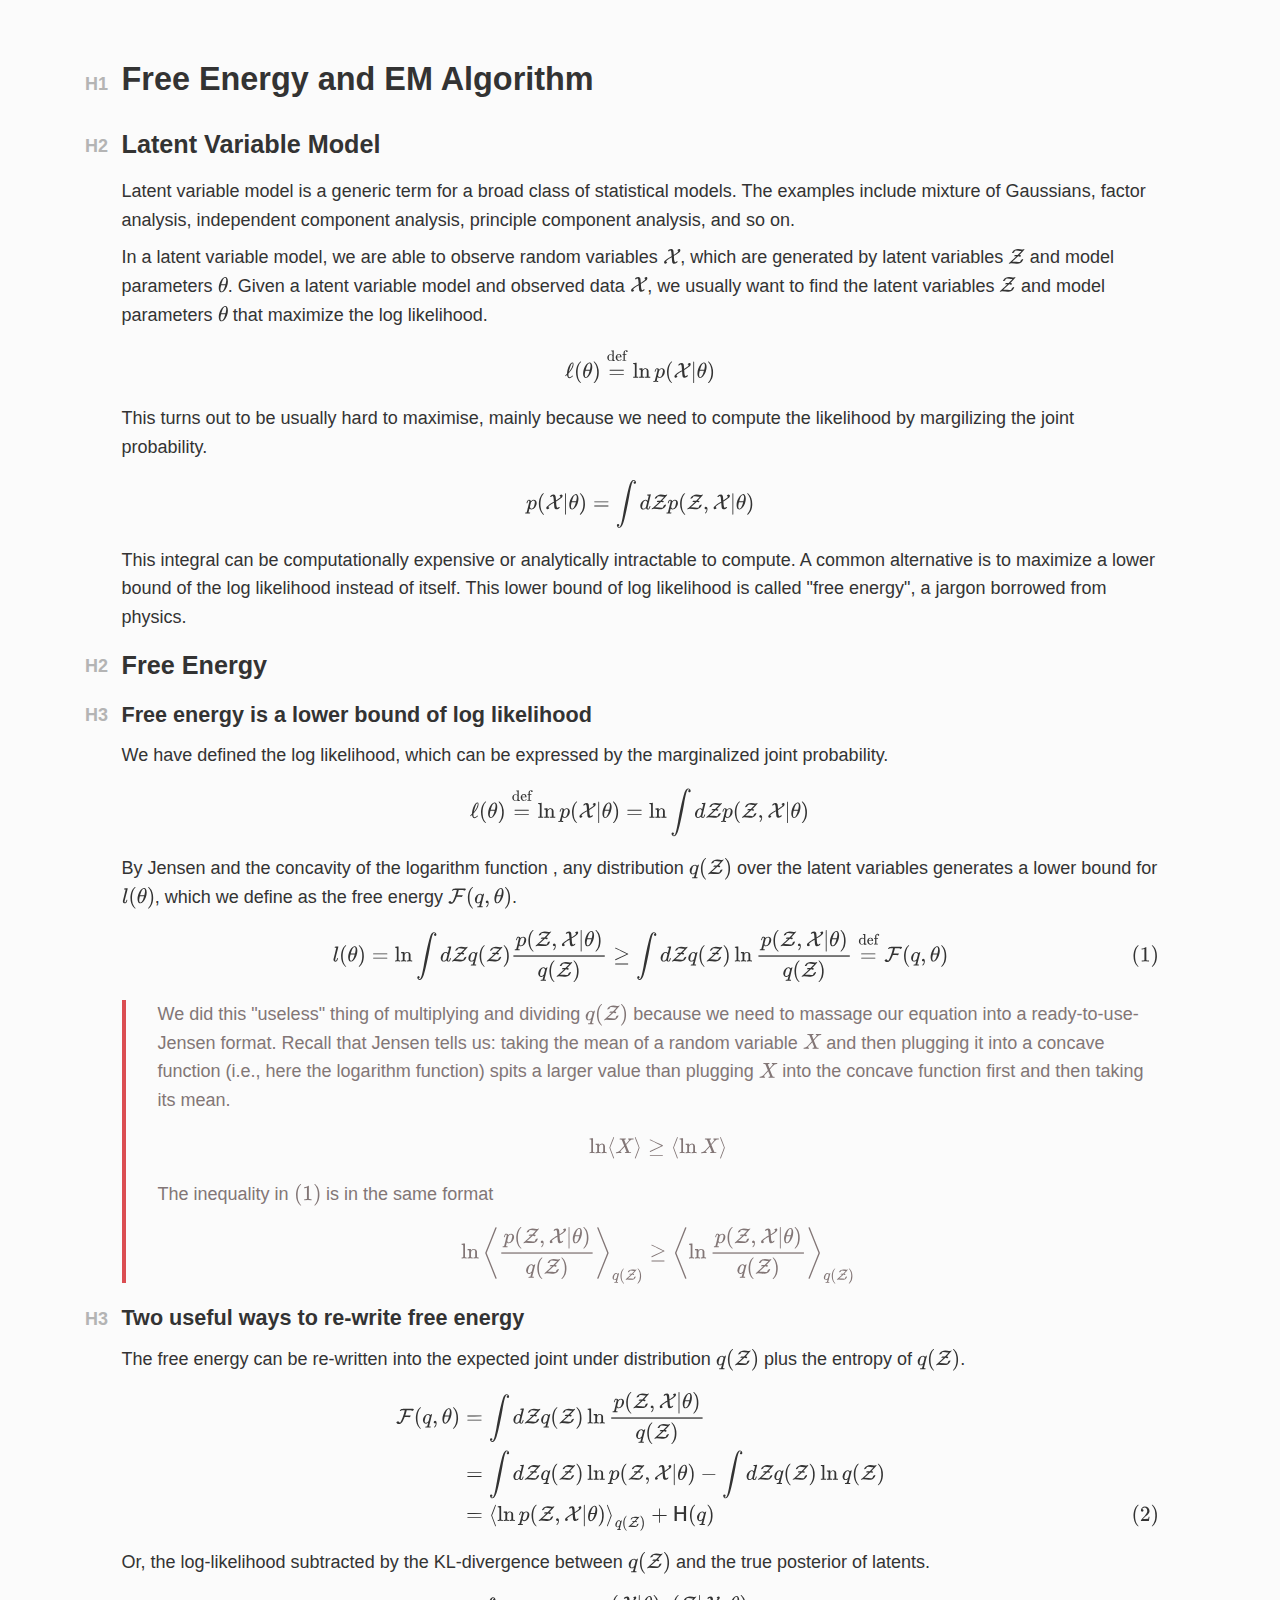
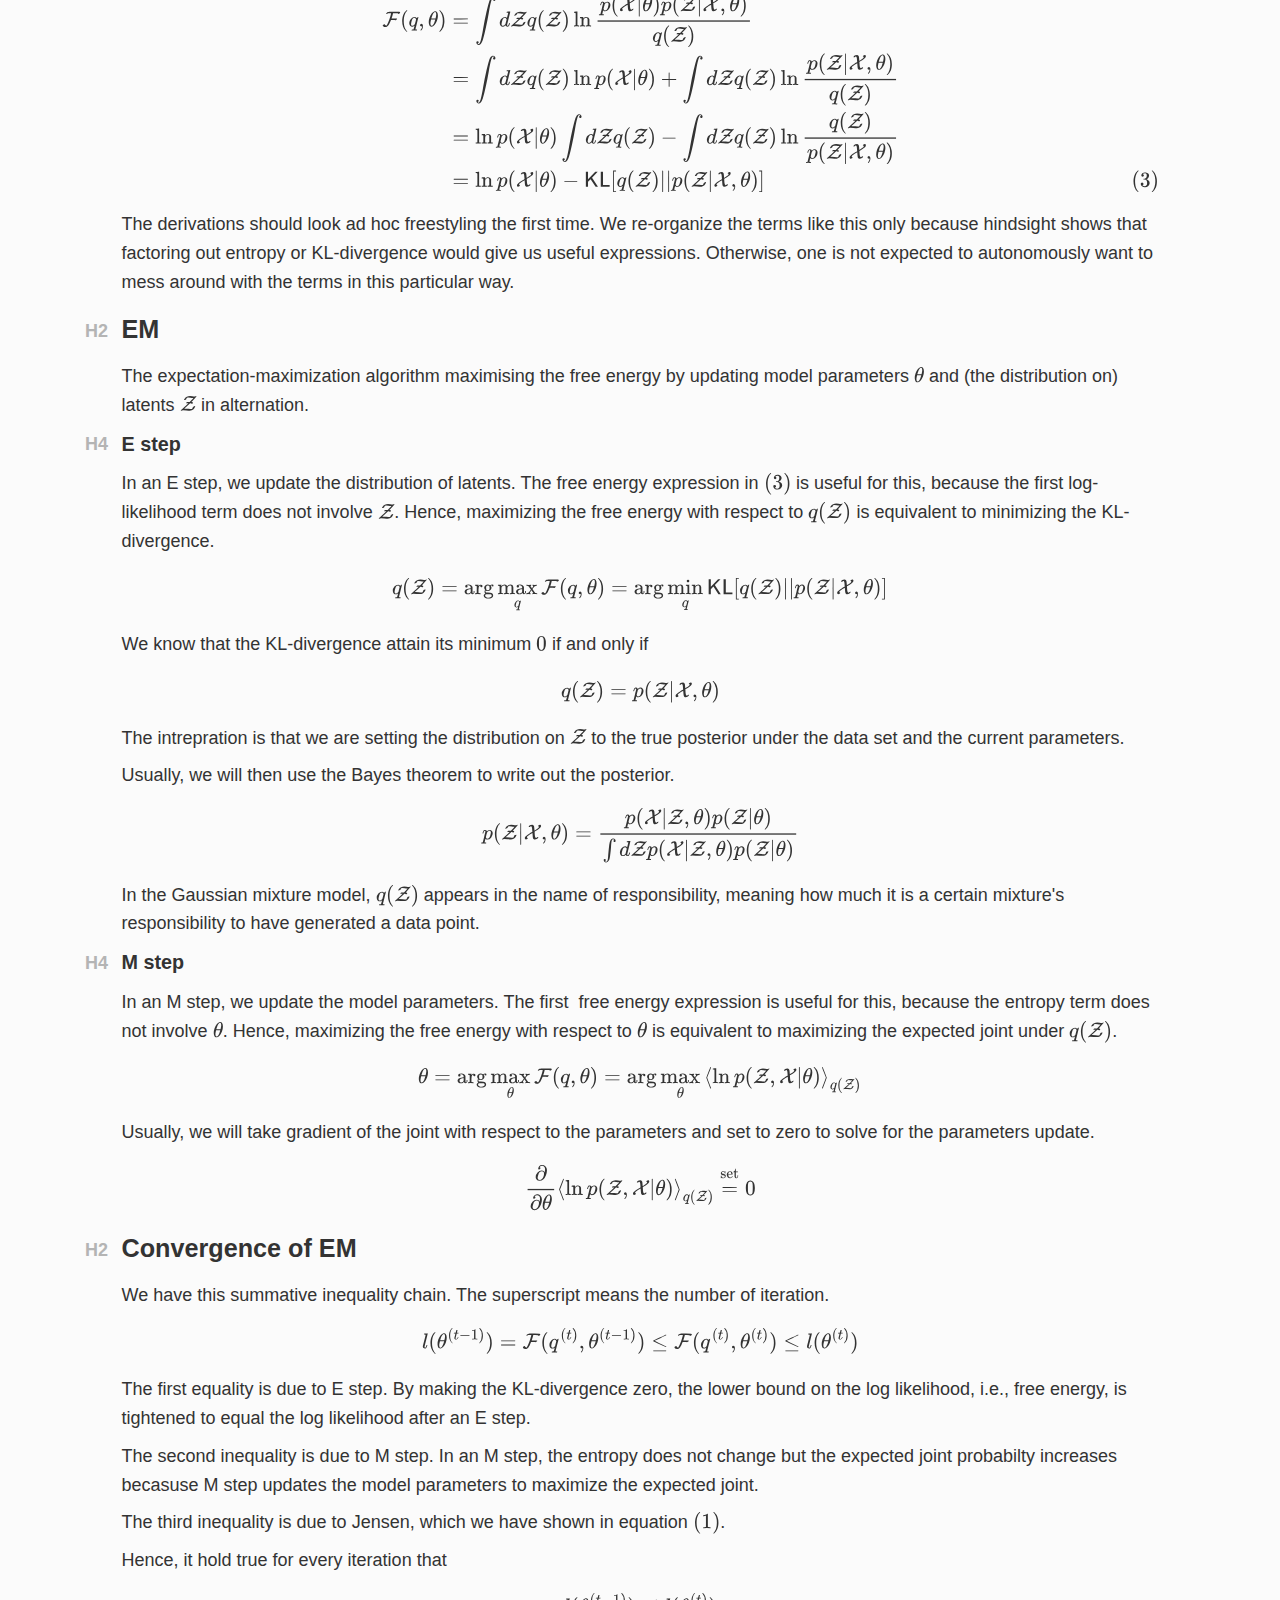
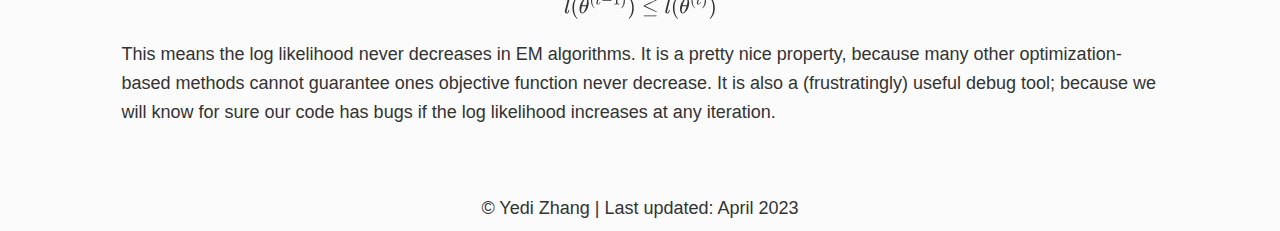
<file: em.html>
<!doctype html>
<html>
<head>
<meta charset='UTF-8'><meta name='viewport' content='width=device-width initial-scale=1'>

<style type='text/css'>html {overflow-x: initial !important;}:root { --bg-color:#ffffff; --text-color:#333333; --select-text-bg-color:#B5D6FC; --select-text-font-color:auto; --monospace:"Lucida Console",Consolas,"Courier",monospace; --title-bar-height:20px; }
.mac-os-11 { --title-bar-height:28px; }
html { font-size: 18px; background-color: var(--bg-color); color: var(--text-color); font-family: "Helvetica Neue", Helvetica, Arial, sans-serif; -webkit-font-smoothing: antialiased; }
h1, h2, h3, h4, h5 { white-space: pre-wrap; }
body { margin: 0px; padding: 0px; height: auto; inset: 0px; font-size: 1rem; line-height: 1.42857; overflow-x: hidden; background: inherit; tab-size: 4; }
iframe { margin: auto; }
a.url { word-break: break-all; }
a:active, a:hover { outline: 0px; }
.in-text-selection, ::selection { text-shadow: none; background: var(--select-text-bg-color); color: var(--select-text-font-color); }
#write { margin: 0px auto; height: auto; width: inherit; word-break: normal; overflow-wrap: break-word; position: relative; white-space: normal; overflow-x: visible; padding-top: 36px; }
#write.first-line-indent p { text-indent: 2em; }
#write.first-line-indent li p, #write.first-line-indent p * { text-indent: 0px; }
#write.first-line-indent li { margin-left: 2em; }
.for-image #write { padding-left: 8px; padding-right: 8px; }
body.typora-export { padding-left: 30px; padding-right: 30px; }
.typora-export .footnote-line, .typora-export li, .typora-export p { white-space: pre-wrap; }
.typora-export .task-list-item input { pointer-events: none; }
@media screen and (max-width: 700px) {
  body.typora-export { padding-left: 0px; padding-right: 0px; }
  #write { padding-left: 20px; padding-right: 20px; }
}
#write li > figure:last-child { margin-bottom: 0.5rem; }
#write ol, #write ul { position: relative; }
img { max-width: 100%; vertical-align: middle; image-orientation: from-image; }
button, input, select, textarea { color: inherit; font: inherit; }
input[type="checkbox"], input[type="radio"] { line-height: normal; padding: 0px; }
*, ::after, ::before { box-sizing: border-box; }
#write h1, #write h2, #write h3, #write h4, #write h5, #write h6, #write p, #write pre { width: inherit; }
#write h1, #write h2, #write h3, #write h4, #write h5, #write h6, #write p { position: relative; }
p { line-height: inherit; }
h1, h2, h3, h4, h5, h6 { break-after: avoid-page; break-inside: avoid; orphans: 4; }
p { orphans: 4; }
h1 { font-size: 2rem; }
h2 { font-size: 1.8rem; }
h3 { font-size: 1.6rem; }
h4 { font-size: 1.4rem; }
h5 { font-size: 1.2rem; }
h6 { font-size: 1rem; }
.md-math-block, .md-rawblock, h1, h2, h3, h4, h5, h6, p { margin-top: 1rem; margin-bottom: 1rem; }
.hidden { display: none; }
.md-blockmeta { color: rgb(204, 204, 204); font-weight: 700; font-style: italic; }
a { cursor: pointer; }
sup.md-footnote { padding: 2px 4px; background-color: rgba(238, 238, 238, 0.7); color: rgb(85, 85, 85); border-radius: 4px; cursor: pointer; }
sup.md-footnote a, sup.md-footnote a:hover { color: inherit; text-transform: inherit; text-decoration: inherit; }
#write input[type="checkbox"] { cursor: pointer; width: inherit; height: inherit; }
figure { overflow-x: auto; margin: 1.2em 0px; max-width: calc(100% + 16px); padding: 0px; }
figure > table { margin: 0px; }
thead, tr { break-inside: avoid; break-after: auto; }
thead { display: table-header-group; }
table { border-collapse: collapse; border-spacing: 0px; width: 100%; overflow: auto; break-inside: auto; text-align: left; }
table.md-table td { min-width: 32px; }
.CodeMirror-gutters { border-right: 0px; background-color: inherit; }
.CodeMirror-linenumber { user-select: none; }
.CodeMirror { text-align: left; }
.CodeMirror-placeholder { opacity: 0.3; }
.CodeMirror pre { padding: 0px 4px; }
.CodeMirror-lines { padding: 0px; }
div.hr:focus { cursor: none; }
#write pre { white-space: pre-wrap; }
#write.fences-no-line-wrapping pre { white-space: pre; }
#write pre.ty-contain-cm { white-space: normal; }
.CodeMirror-gutters { margin-right: 4px; }
.md-fences { font-size: 0.9rem; display: block; break-inside: avoid; text-align: left; overflow: visible; white-space: pre; background: inherit; position: relative !important; }
.md-fences-adv-panel { width: 100%; margin-top: 10px; text-align: center; padding-top: 0px; padding-bottom: 8px; overflow-x: auto; }
#write .md-fences.mock-cm { white-space: pre-wrap; }
.md-fences.md-fences-with-lineno { padding-left: 0px; }
#write.fences-no-line-wrapping .md-fences.mock-cm { white-space: pre; overflow-x: auto; }
.md-fences.mock-cm.md-fences-with-lineno { padding-left: 8px; }
.CodeMirror-line, twitterwidget { break-inside: avoid; }
svg { break-inside: avoid; }
.footnotes { opacity: 0.8; font-size: 0.9rem; margin-top: 1em; margin-bottom: 1em; }
.footnotes + .footnotes { margin-top: 0px; }
.md-reset { margin: 0px; padding: 0px; border: 0px; outline: 0px; vertical-align: top; background: 0px 0px; text-decoration: none; text-shadow: none; float: none; position: static; width: auto; height: auto; white-space: nowrap; cursor: inherit; -webkit-tap-highlight-color: transparent; line-height: normal; font-weight: 400; text-align: left; box-sizing: content-box; direction: ltr; }
li div { padding-top: 0px; }
blockquote { margin: 1rem 0px; }
li .mathjax-block, li p { margin: 0.5rem 0px; }
li blockquote { margin: 1rem 0px; }
li { margin: 0px; position: relative; }
blockquote > :last-child { margin-bottom: 0px; }
blockquote > :first-child, li > :first-child { margin-top: 0px; }
.footnotes-area { color: rgb(136, 136, 136); margin-top: 0.714rem; padding-bottom: 0.143rem; white-space: normal; }
#write .footnote-line { white-space: pre-wrap; }
@media print {
  body, html { border: 1px solid transparent; height: 99%; break-after: avoid; break-before: avoid; font-variant-ligatures: no-common-ligatures; }
  #write { margin-top: 0px; border-color: transparent !important; padding-top: 0px !important; padding-bottom: 0px !important; }
  .typora-export * { -webkit-print-color-adjust: exact; }
  .typora-export #write { break-after: avoid; }
  .typora-export #write::after { height: 0px; }
  .is-mac table { break-inside: avoid; }
  #write > p:nth-child(1) { margin-top: 0px; }
  .typora-export-show-outline .typora-export-sidebar { display: none; }
  figure { overflow-x: visible; }
}
.footnote-line { margin-top: 0.714em; font-size: 0.7em; }
a img, img a { cursor: pointer; }
pre.md-meta-block { font-size: 0.8rem; min-height: 0.8rem; white-space: pre-wrap; background: rgb(204, 204, 204); display: block; overflow-x: hidden; }
p > .md-image:only-child:not(.md-img-error) img, p > img:only-child { display: block; margin: auto; }
#write.first-line-indent p > .md-image:only-child:not(.md-img-error) img { left: -2em; position: relative; }
p > .md-image:only-child { display: inline-block; width: 100%; }
#write .MathJax_Display { margin: 0.8em 0px 0px; }
.md-math-block { width: 100%; }
.md-math-block:not(:empty)::after { display: none; }
.MathJax_ref { fill: currentcolor; }
[contenteditable="true"]:active, [contenteditable="true"]:focus, [contenteditable="false"]:active, [contenteditable="false"]:focus { outline: 0px; box-shadow: none; }
.md-task-list-item { position: relative; list-style-type: none; }
.task-list-item.md-task-list-item { padding-left: 0px; }
.md-task-list-item > input { position: absolute; top: 0px; left: 0px; margin-left: -1.2em; margin-top: calc(1em - 10px); border: none; }
.math { font-size: 1rem; }
.md-toc { min-height: 3.58rem; position: relative; font-size: 0.9rem; border-radius: 10px; }
.md-toc-content { position: relative; margin-left: 0px; }
.md-toc-content::after, .md-toc::after { display: none; }
.md-toc-item { display: block; color: rgb(65, 131, 196); }
.md-toc-item a { text-decoration: none; }
.md-toc-inner:hover { text-decoration: underline; }
.md-toc-inner { display: inline-block; cursor: pointer; }
.md-toc-h1 .md-toc-inner { margin-left: 0px; font-weight: 700; }
.md-toc-h2 .md-toc-inner { margin-left: 2em; }
.md-toc-h3 .md-toc-inner { margin-left: 4em; }
.md-toc-h4 .md-toc-inner { margin-left: 6em; }
.md-toc-h5 .md-toc-inner { margin-left: 8em; }
.md-toc-h6 .md-toc-inner { margin-left: 10em; }
@media screen and (max-width: 48em) {
  .md-toc-h3 .md-toc-inner { margin-left: 3.5em; }
  .md-toc-h4 .md-toc-inner { margin-left: 5em; }
  .md-toc-h5 .md-toc-inner { margin-left: 6.5em; }
  .md-toc-h6 .md-toc-inner { margin-left: 8em; }
}
a.md-toc-inner { font-size: inherit; font-style: inherit; font-weight: inherit; line-height: inherit; }
.footnote-line a:not(.reversefootnote) { color: inherit; }
.reversefootnote { font-family: ui-monospace, sans-serif; }
.md-attr { display: none; }
.md-fn-count::after { content: "."; }
code, pre, samp, tt { font-family: var(--monospace); }
kbd { margin: 0px 0.1em; padding: 0.1em 0.6em; font-size: 0.8em; color: rgb(36, 39, 41); background: rgb(255, 255, 255); border: 1px solid rgb(173, 179, 185); border-radius: 3px; box-shadow: rgba(12, 13, 14, 0.2) 0px 1px 0px, rgb(255, 255, 255) 0px 0px 0px 2px inset; white-space: nowrap; vertical-align: middle; }
.md-comment { color: rgb(162, 127, 3); opacity: 0.6; font-family: var(--monospace); }
code { text-align: left; vertical-align: initial; }
a.md-print-anchor { white-space: pre !important; border-width: initial !important; border-style: none !important; border-color: initial !important; display: inline-block !important; position: absolute !important; width: 1px !important; right: 0px !important; outline: 0px !important; background: 0px 0px !important; text-decoration: initial !important; text-shadow: initial !important; }
.os-windows.monocolor-emoji .md-emoji { font-family: "Segoe UI Symbol", sans-serif; }
.md-diagram-panel > svg { max-width: 100%; }
[lang="flow"] svg, [lang="mermaid"] svg { max-width: 100%; height: auto; }
[lang="mermaid"] .node text { font-size: 1rem; }
table tr th { border-bottom: 0px; }
video { max-width: 100%; display: block; margin: 0px auto; }
iframe { max-width: 100%; width: 100%; border: none; }
.highlight td, .highlight tr { border: 0px; }
mark { background: rgb(255, 255, 0); color: rgb(0, 0, 0); }
.md-html-inline .md-plain, .md-html-inline strong, mark .md-inline-math, mark strong { color: inherit; }
.md-expand mark .md-meta { opacity: 0.3 !important; }
mark .md-meta { color: rgb(0, 0, 0); }
@media print {
  .typora-export h1, .typora-export h2, .typora-export h3, .typora-export h4, .typora-export h5, .typora-export h6 { break-inside: avoid; }
}
.md-diagram-panel .messageText { stroke: none !important; }
.md-diagram-panel .start-state { fill: var(--node-fill); }
.md-diagram-panel .edgeLabel rect { opacity: 1 !important; }
.md-fences.md-fences-math { font-size: 1em; }
.md-fences-advanced:not(.md-focus) { padding: 0px; white-space: nowrap; border: 0px; }
.md-fences-advanced:not(.md-focus) { background: inherit; }
.typora-export-show-outline .typora-export-content { max-width: 1440px; margin: auto; display: flex; flex-direction: row; }
.typora-export-sidebar { width: 300px; font-size: 0.8rem; margin-top: 80px; margin-right: 18px; }
.typora-export-show-outline #write { --webkit-flex:2; flex: 2 1 0%; }
.typora-export-sidebar .outline-content { position: fixed; top: 0px; max-height: 100%; overflow: hidden auto; padding-bottom: 30px; padding-top: 60px; width: 300px; }
@media screen and (max-width: 1024px) {
  .typora-export-sidebar, .typora-export-sidebar .outline-content { width: 240px; }
}
@media screen and (max-width: 800px) {
  .typora-export-sidebar { display: none; }
}
.outline-content li, .outline-content ul { margin-left: 0px; margin-right: 0px; padding-left: 0px; padding-right: 0px; list-style: none; overflow-wrap: anywhere; }
.outline-content ul { margin-top: 0px; margin-bottom: 0px; }
.outline-content strong { font-weight: 400; }
.outline-expander { width: 1rem; height: 1.42857rem; position: relative; display: table-cell; vertical-align: middle; cursor: pointer; padding-left: 4px; }
.outline-expander::before { content: ""; position: relative; font-family: Ionicons; display: inline-block; font-size: 8px; vertical-align: middle; }
.outline-item { padding-top: 3px; padding-bottom: 3px; cursor: pointer; }
.outline-expander:hover::before { content: ""; }
.outline-h1 > .outline-item { padding-left: 0px; }
.outline-h2 > .outline-item { padding-left: 1em; }
.outline-h3 > .outline-item { padding-left: 2em; }
.outline-h4 > .outline-item { padding-left: 3em; }
.outline-h5 > .outline-item { padding-left: 4em; }
.outline-h6 > .outline-item { padding-left: 5em; }
.outline-label { cursor: pointer; display: table-cell; vertical-align: middle; text-decoration: none; color: inherit; }
.outline-label:hover { text-decoration: underline; }
.outline-item:hover { border-color: rgb(245, 245, 245); background-color: var(--item-hover-bg-color); }
.outline-item:hover { margin-left: -28px; margin-right: -28px; border-left: 28px solid transparent; border-right: 28px solid transparent; }
.outline-item-single .outline-expander::before, .outline-item-single .outline-expander:hover::before { display: none; }
.outline-item-open > .outline-item > .outline-expander::before { content: ""; }
.outline-children { display: none; }
.info-panel-tab-wrapper { display: none; }
.outline-item-open > .outline-children { display: block; }
.typora-export .outline-item { padding-top: 1px; padding-bottom: 1px; }
.typora-export .outline-item:hover { margin-right: -8px; border-right: 8px solid transparent; }
.typora-export .outline-expander::before { content: "+"; font-family: inherit; top: -1px; }
.typora-export .outline-expander:hover::before, .typora-export .outline-item-open > .outline-item > .outline-expander::before { content: "−"; }
.typora-export-collapse-outline .outline-children { display: none; }
.typora-export-collapse-outline .outline-item-open > .outline-children, .typora-export-no-collapse-outline .outline-children { display: block; }
.typora-export-no-collapse-outline .outline-expander::before { content: "" !important; }
.typora-export-show-outline .outline-item-active > .outline-item .outline-label { font-weight: 700; }
.md-inline-math-container mjx-container { zoom: 0.95; }
mjx-container { break-inside: avoid; }



/* CodeMirror Dracula theme */
:root {
  --bg-color: #fbfbfb;
  --text-color: #333;
  --md-char-color: #b4b4b4;
  --meta-content-color: #757575;
  --table-border-color: #b4b4b4;
  --select-text-bg-color: #fbb6b7;
  --primary-color: #db4d52;
  --primary-btn-border-color: #be2f34;
  --primary-btn-text-color: #333;
  --window-border: 1px solid #16161a;
  --active-file-bg-color: #16161a;
  --active-file-text-color: inherit;
  --active-file-border-color: #757575;
  --active-search-item-bg-color: #23242b;
  --side-bar-bg-color: #2e3235;
  --item-hover-bg-color: #ececec;
  --item-hover-text-color: inherit;
  --search-select-text-color: #333;
  --search-select-bg-color: #db4d5270;
  --rawblock-edit-panel-bd: #ddd;
  --monospace: 'Fira Mono', 'Cousine', 'Consolas', monospace;
  --node-fill: #fbfbfb;
  --node-border: #0000001a;
}

html, body {
  font-family: 'Helvetica', 'Geneva', 'Avenir Next LT Pro', 'Lato', sans-serif;
}

body {
  font-size: 1em;
}

h1, h2, h3, h4, h5, h6 {
  font-family: 'Helvetica', 'Geneva', sans-serif;
}

p {
  margin: .5rem 0;
}

a {
  color: #db4d52;
}

del {
  color: #b4b4b4;
}

mark {
  padding: 0 2px 2px;
  background: #c7f661d3;
  color: inherit;
}

blockquote {
  position: relative;
  margin: 1rem 0 1rem 2rem;
  font-family: 'Helvetica', 'Geneva', serif;
  color: #827676;
}

blockquote::before {
  content: '';
  position: absolute;
  left: -2rem;
  height: 100%;
  width: .25rem;
  background: #db4d52;
}

code,
.md-fences,
tt {
  font-family: 'Fira Mono', 'Cousine', 'Consolas', monospace;
  font-size: 1rem;
}

code {
  font-size: .9em;
  border: 1px solid #0000001a;
  border-radius: .25rem;
  padding: 1px .25rem;
  background: #fafafa;
}

kbd {
  font-family: 'Fira Mono', 'Cousine', 'Consolas', monospace;
  font-size: .875rem;
  border: 2px solid #0000001a;
  background: #f7f7f7;
  color: #333;
  box-shadow: none;
}

hr {
  border-color: #b4b4b4;
}

table {
  border: 1px solid #b4b4b4;
  margin: 1rem 0;
}

table tr:nth-child(2n) {
  background: #ddd;
}

thead {
  background: #ddd;
}

td, th {
  padding: .35rem .7rem;
  border: 1px solid #b4b4b4;
}

#write {
  position: static;
  width: 90%;
  max-width: 85%;
  line-height: 1.6;
  transform: none;
}

#write h1, #write h2, #write h3, #write h4, #write h5, #write h6, #write p, #write pre {
  width: auto;
}

#write h1::before, #write h2::before, #write h3::before, #write h4::before, #write h5::before, #write h6::before {
  position: absolute;
  left: auto;
  right: calc(100% + .75em);
  top: 0;
  color: #b4b4b4;
  font-size: 1rem;
  font-weight: bold;
  font-variant: 'small-caps';
}

#write h1 {
  font-size: 1.8rem;
  margin: 1rem 0;
}

#write h1::before {
  content: 'H1';
  top: .87rem;
}

#write h2 {
  font-size: 1.4rem;
  margin: .7rem 0;
}

#write h2::before {
  content: 'H2';
  top: .43rem;
}

#write h3 {
  font-size: 1.2rem;
  margin: .5rem 0;
}

#write h3::before {
  content: 'H3';
  top: .2rem;
}

#write h4 {
  font-size: 1.1rem;
  margin: .2rem 0;
}

#write h4::before {
  content: 'H4';
  top: .07rem;
}

#write h5, #write h6 {
  font-size: 1rem;
  margin: 0;
}

#write h5::before {
  content: 'H5';
}

#write h6::before {
  content: 'H6';
}

#write > h1.md-focus::before,
#write > h2.md-focus::before,
#write > h3.md-focus::before,
#write > h4.md-focus::before,
#write > h5.md-focus::before,
#write > h6.md-focus::before {
  color: #757575;
  padding: 0;
  border: 0;
  line-height: inherit;
}

#write ol, #write ul {
  padding-left: 2rem;
  margin: .5rem 0;
}

#write ol > li, #write ul > li {
  color: #db4d52;
  font-weight: bold;
}

#write ol > li > *, #write ul > li > * {
  color: #333;
  font-weight: normal;
}

#write ol > li > *:not(ol):not(ul), #write ul > li > *:not(ol):not(ul) {
  padding-left: .25rem;
}

#write ul {
  list-style-type: disc;
}

#write .md-task-list-item > input {
  -webkit-appearance: initial;
  display: block;
  position: absolute;
  border: 1px solid #b4b4b4;
  border-radius: .25rem;
  margin-top: .1rem;
  margin-left: -1.8rem;
  height: 1.2rem;
  width: 1.2rem;
  transition: background 0.3s;
}

#write .md-task-list-item > input:focus {
  outline: none;
  box-shadow: none;
}

#write .md-task-list-item > input:hover {
  background: #ddd;
}

#write .md-task-list-item > input[checked]::before {
  content: '';
  position: absolute;
  top: 20%;
  left: 50%;
  height: 60%;
  width: 2px;
  transform: rotate(40deg);
  background: #333;
}

#write .md-task-list-item > input[checked]::after {
  content: '';
  position: absolute;
  top: 46%;
  left: 25%;
  height: 30%;
  width: 2px;
  transform: rotate(-40deg);
  background: #333;
}

#write .md-task-list-item > p {
  transition: color 0.3s, opacity 0.3s;
}

#write .md-task-list-item.task-list-done > p {
  color: #b4b4b4;
  text-decoration: line-through;
}

#write .md-task-list-item.task-list-done > p > .md-emoji {
  opacity: .5;
}

#write .md-task-list-item.task-list-done > p > .md-link > a {
  opacity: .6;
}

#write .md-meta-block {
  background-color: transparent;
  border-bottom: 1px solid #b4b4b4;
  padding-bottom: 1rem;
  opacity: .8;
}

#write .md-table-edit {
  border-top: 1px solid #b4b4b4;
  margin-top: -29px !important;
  padding: 3px 0;
}

#write .md-grid-board a.md-active, #write .md-grid-board a:hover {
  background: #db4d52;
  color: #b4b4b4;
}

#write .md-grid-board tr[row='1'] a.md-active, #write .md-grid-board tr[row='1'] a:hover {
  background: #be2f34;
  color: #b4b4b4;
}

#write .btn-group .btn + .btn {
  margin-left: 0;
}

#write .btn-default.active, #write .btn-default.focus, #write .btn-default:active, #write .btn-default:focus, #write .btn-default:hover,
.open > #write .btn-default.dropdown-toggle {
  background: transparent;
  color: inherit;
}

#write .typora-table-drag-area::after {
  content: '';
  position: absolute;
  border: 2px solid #333;
  opacity: 0;
  transition: opacity .4s;
}

#typora-table-row-tracker #write .typora-table-drag-area::after,
#typora-table-col-tracker #write .typora-table-drag-area::after {
  opacity: 1;
}

#typora-table-row-tracker #write .typora-table-drag-area::after {
  top: 0;
  left: 50%;
  transform: translateX(-50%);
  width: 0;
  height: 100%;
}

#typora-table-col-tracker #write .typora-table-drag-area::after {
  top: 50%;
  left: 0;
  transform: translateY(-50%);
  width: 100%;
  height: 0;
}

#write .md-toc-tooltip {
  z-index: 10;
}

#write .md-toc-item {
  font-size: 1.1rem;
  color: var(--primary-btn-border-color);
}

#write .md-toc-h1 {
  font-family: 'Adelle', 'Times New Roman', serif;
  font-size: 1.3rem;
}

#write .md-toc-h2 {
  font-size: 1.2rem;
}

#write .md-footnote {
  font-family: 'Adelle', 'Times New Roman', serif;
  font-size: .8em;
  border: 1px solid #ddd;
  padding: 0 4px;
  background: #f0f0f0;
  color: #333;
}

#write .md-def-split {
  min-width: 1ch;
}

#write .md-def-name::before, #write .md-def-name::after {
  color: #757575;
}

#write .md-image > .md-meta {
  color: #757575;
}

#write .md-rawblock-tooltip {
  top: -1.5rem;
  height: 1.5rem;
  padding: .25rem;
}

#write .md-search-hit {
  background: #db4d5230;
  border-radius: .125rem;
}

#write .md-search-select {
  background: #db4d5270;
  border: 1px solid #9292928f;
  padding: 0 1px;
}

#write pre[lang="mermaid"] .md-diagram-panel {
  border-color: #0000001a;
}

#write pre[lang="mermaid"] tspan {
  fill: #333;
}

#write pre[lang="mermaid"][mermaid-type="graph"] path.path ~ defs marker {
  fill: #333;
}

#write pre[lang="mermaid"][mermaid-type="graph"] .cluster rect {
  fill: transparent !important;
  stroke: #0000001a !important;
}

#write pre[lang="mermaid"][mermaid-type="gantt"] .section1 {
  fill: transparent;
}

#write pre[lang="mermaid"][mermaid-type="gantt"] .section2 {
  fill: #ddd;
}

#write pre[lang="mermaid"][mermaid-type="gantt"] .section3 {
  fill: transparent;
}

#write pre[lang="mermaid"][mermaid-type="gantt"] .section4 {
  fill: #ddd;
}

#write pre[lang="mermaid"][mermaid-type="gantt"] .section5 {
  fill: transparent;
}

#write pre[lang="mermaid"][mermaid-type="gantt"] .section6 {
  fill: #ddd;
}

#write pre[lang="mermaid"][mermaid-type="gantt"] .section7 {
  fill: transparent;
}

#write pre[lang="mermaid"][mermaid-type="gantt"] .section8 {
  fill: #ddd;
}

#write pre[lang="mermaid"][mermaid-type="gantt"] .section9 {
  fill: transparent;
}

#write pre[lang="mermaid"][mermaid-type="gantt"] .section10 {
  fill: #ddd;
}

#write pre[lang="mermaid"][mermaid-type="gantt"] .section11 {
  fill: transparent;
}

#write pre[lang="mermaid"][mermaid-type="gantt"] .section12 {
  fill: #ddd;
}

#write pre[lang="mermaid"][mermaid-type="gantt"] .section13 {
  fill: transparent;
}

#write pre[lang="mermaid"][mermaid-type="gantt"] .section14 {
  fill: #ddd;
}

#write pre[lang="mermaid"][mermaid-type="gantt"] .section15 {
  fill: transparent;
}

#write pre[lang="mermaid"][mermaid-type="gantt"] .section16 {
  fill: #ddd;
}

#write pre[lang="mermaid"][mermaid-type="gantt"] .section17 {
  fill: transparent;
}

#write pre[lang="mermaid"][mermaid-type="gantt"] .section18 {
  fill: #ddd;
}

#write pre[lang="mermaid"][mermaid-type="gantt"] .section19 {
  fill: transparent;
}

#write pre[lang="mermaid"][mermaid-type="gantt"] .task {
  fill: #bfbee2;
  stroke: #9d9bce;
}

#write pre[lang="mermaid"][mermaid-type="gantt"] .task[class*="done"] {
  fill: #d5d5d5;
  stroke: #929292;
}

#write pre[lang="mermaid"][mermaid-type="gantt"] .task[class*="active"] {
  fill: #bcc0ff;
  stroke: #7f7ccd;
}

#write pre[lang="mermaid"][mermaid-type="gantt"] .task[class*="crit"] {
  fill: #ebb5bd;
  stroke: #d45c62;
}

#write pre[lang="mermaid"][mermaid-type="gantt"] .task[class*="Crit"] {
  stroke: #d45c62;
}

#write pre[lang="mermaid"][mermaid-type="gantt"] text {
  fill: #333;
}

#write pre[lang="mermaid"][mermaid-type="gantt"] text[class*="activeText"], #write pre[lang="mermaid"][mermaid-type="gantt"] text[class*="activeCritText"] {
  fill: #333 !important;
  font-weight: bold;
}

#write pre[lang="mermaid"][mermaid-type="gantt"] text[class*="doneText"], #write pre[lang="mermaid"][mermaid-type="gantt"] text[class*="doneCritText"] {
  fill: #b4b4b4 !important;
}

#write pre[lang="mermaid"][mermaid-type="gantt"] .grid .tick line {
  stroke: #333;
}

.modal-content .modal-header, .modal-content .modal-footer {
  border-color: #b4b4b4;
}

.modal-content input, .modal-content button.btn-default {
  border-color: #b4b4b4;
}

.modal-content input {
  background: transparent;
}

#typora-quick-open {
  top: 32px;
  width: 40%;
  min-width: 420px;
  transform: translateX(-50%);
  margin-left: 0;
}

.mac-seamless-mode #typora-quick-open {
  top: 50px;
}

#typora-quick-open #typora-quick-open-input input {
  border-color: #db4d52;
}

#typora-quick-open .ty-quick-open-category-list-inner {
  position: relative;
}

#typora-quick-open .ty-quick-open-category-title {
  height: auto;
  padding-top: 4px;
  padding-left: 12px;
}

#typora-quick-open .typora-quick-open-item {
  display: flex;
  flex-direction: column;
  justify-content: center;
  padding-bottom: 2px;
  cursor: pointer;
}

#typora-quick-open .typora-quick-open-item:not(.active):hover {
  background: #23242b;
}

#typora-quick-open .typora-quick-open-item.active:before {
  content: '⟩';
  position: absolute;
  left: 8px;
  font-weight: bold;
  padding-bottom: 5px;
}

#typora-quick-open .typora-quick-open-item-path {
  margin-top: -2px;
}

#toc-dropmenu {
  padding: .25em 0;
  background: #fbfbfb;
}

#toc-dropmenu .outline-title-divider {
  display: none;
}

.outline-label:hover {
  text-decoration: none;
}

.ty-tooltip {
  background: #fbfbfb;
  color: #333;
  border-color: #00000040;
}

.code-tooltip.md-f-tooltip, .code-tooltip.md-f-tooltip .md-arrow::after {
  background: #222 !important;
  color: #f0f0f0 !important;
}

.code-tooltip.md-f-tooltip a {
  color: #db4d52;
}

.on-focus-mode .md-end-block:not(.md-focus):not(.md-focus-container), .on-focus-mode .md-end-block:not(.md-focus):not(.md-focus-container) *, .on-focus-mode .md-end-block:not(.md-focus):not(.md-focus-container) ol, .on-focus-mode .md-end-block:not(.md-focus):not(.md-focus-container) ul {
  color: #b4b4b4 !important;
}

.on-focus-mode .md-end-block:not(.md-focus):not(.md-focus-container) img, .on-focus-mode .md-end-block:not(.md-focus):not(.md-focus-container) .md-footnote, .on-focus-mode .md-end-block:not(.md-focus):not(.md-focus-container) .md-emoji {
  opacity: .5;
}

.on-focus-mode .md-end-block:not(.md-focus):not(.md-focus-container) mark {
  background: #ddd;
}

.on-focus-mode blockquote .md-end-block:not(.md-focus):not(.md-focus-container)::before {
  opacity: .5;
}

.on-focus-mode li:not(.md-focus-container)::before {
  opacity: .5;
}

#typora-sidebar {
  border-right: 1px solid #19191c;
}

#typora-sidebar .sidebar-tabs {
  font-family: 'Adelle', 'Times New Roman', serif;
  border-bottom: 1px solid #19191c;
}

#typora-sidebar .file-list-item-file-name {
  font-family: 'Adelle', 'Times New Roman', serif;
  font-size: 1.2em;
}

#typora-sidebar #file-library-search-input {
  background: #2e3235;
}

#typora-sidebar #file-library-search .file-list-item-file-name {
  font-size: 1.1rem;
}

#typora-sidebar #file-library-search .ty-search-item.active {
  background: #23242b;
}

#typora-sidebar .file-list-item-summary,
#typora-sidebar .ty-search-item-line {
  font-family: 'Avenir Next LT Pro', 'Lato', sans-serif;
}

#typora-sidebar .ty-file-search-match-text,
#typora-sidebar .ty-outline-hit {
  font-weight: bold;
  background: transparent;
}

#typora-sidebar #outline-content {
  line-height: 1.4em;
}

#typora-sidebar #outline-content .outline-h1 > .outline-item {
  font-family: 'Adelle', 'Times New Roman', serif;
}

#typora-sidebar #outline-content .outline-h1 > .outline-item {
  padding-left: 0em;
}

#typora-sidebar #outline-content .outline-h2 > .outline-item {
  padding-left: 0.75em;
}

#typora-sidebar #outline-content .outline-h3 > .outline-item {
  padding-left: 1.5em;
}

#typora-sidebar #outline-content .outline-h4 > .outline-item {
  padding-left: 2.25em;
}

#typora-sidebar #outline-content .outline-h5 > .outline-item {
  padding-left: 3em;
}

#typora-sidebar #outline-content .outline-h6 > .outline-item {
  padding-left: 3.75em;
}

#typora-sidebar #outline-content .outline-item:hover {
  background: #202020;
}

#typora-sidebar .outline-title-wrapper,
#typora-sidebar .outline-item-wrapper.outline-h1 > .outline-item {
  font-family: 'Adelle', 'Times New Roman', serif;
}

#typora-sidebar .file-library-node,
#typora-sidebar .file-library-node .file-node-background {
  transition: background .4s;
}

#typora-sidebar .file-tree-node {
  padding-left: .75em;
}

#typora-sidebar .file-tree-node i, #typora-sidebar .file-tree-node span {
  vertical-align: middle;
}

#typora-sidebar .file-tree-node .file-node-icon, #typora-sidebar .file-tree-node .file-node-title {
  margin-left: 2px;
}

#typora-sidebar .file-tree-node .file-tree-node:not(.file-library-file-node) > .file-node-content {
  font-style: italic;
}

#typora-sidebar .file-tree-node.file-node-root > .file-node-content {
  font-weight: bold;
  font-style: italic;
}

#typora-sidebar .file-tree-node.file-library-file-node:not(.active):hover .file-node-background,
#typora-sidebar .file-list-item.file-library-node:not(.active):hover {
  background: #202020;
}

#typora-sidebar .file-tree-node.file-library-file-node.active .file-node-background,
#typora-sidebar .file-list-item.file-library-file-node.active {
  border-left: 5px solid #db4d52;
}

#typora-sidebar .blink-area {
  animation: none;
}

#typora-sidebar #ty-sidebar-footer {
  border-top: 1px solid #19191c;
}

#typora-sidebar #ty-sidebar-footer .sidebar-footer-item {
  transition: background .3s;
}

#typora-sidebar #ty-sidebar-footer .sidebar-footer-item:hover {
  background: #202020;
}

#typora-sidebar #ty-sidebar-footer #sidebar-files-menu .menuitem-group-label {
  font-style: italic;
}

#typora-sidebar #ty-sidebar-footer #sidebar-files-menu .show + .menuitem-group-label.show {
  border-color: #202020;
}

#typora-sidebar #ty-sidebar-footer #sidebar-files-menu li > a:hover {
  background: #202020;
}

#typora-sidebar #ty-sidebar-footer #sidebar-files-menu .ty-side-sort-btn {
  cursor: pointer;
}

#typora-sidebar #ty-sidebar-footer #sidebar-files-menu .ty-side-sort-btn.active, #typora-sidebar #ty-sidebar-footer #sidebar-files-menu .ty-side-sort-btn:hover {
  color: #db4d52;
}

#typora-sidebar #ty-sidebar-footer #sidebar-files-menu .ty-side-sort-btn.active {
  background: #16161a;
}

.dropdown-menu:not(.megamenu-menu-list):not(#sidebar-files-menu) {
  background: #fbfbfb;
  color: #333;
}

.dropdown-menu:not(.megamenu-menu-list):not(#sidebar-files-menu) .divider {
  border-color: #e6e6e6;
}

.dropdown-menu:not(.megamenu-menu-list):not(#sidebar-files-menu) .active a,
.dropdown-menu:not(.megamenu-menu-list):not(#sidebar-files-menu) .has-extra-menu.active a {
  background: #e6e6e6 !important;
}

.dropdown-menu:not(.megamenu-menu-list):not(#sidebar-files-menu) .has-btn-submenu .menu-style-btn.active {
  background: #333;
  color: #fbfbfb;
  cursor: pointer;
}

#footer-word-count-info .ty-footer-word-count-all tr:hover,
#ty-spell-check-dict-missing-menu li:hover {
  background: #e6e6e6 !important;
}

.ty-spell-check-panel-item.ty-active, .ty-spell-check-panel-item:hover {
  background: #e6e6e6 !important;
}

.btn-default:hover {
  background: #ddd;
}

footer.ty-footer {
  border-top: 0;
}

.typora-sourceview-on #toggle-sourceview-btn {
  background: #fbfbfb;
}

.footer-item:hover {
  background: #e6e6e6 !important;
}

#outline-btn:hover {
  color: inherit;
}

.form-control:focus {
  border-color: #db4d52;
  box-shadow: inset 0 1px 1px rgba(0, 0, 0, 0.075), 0 0 2px #db4d52;
}

.megamenu-opened header {
  background-image: none;
}

#top-titlebar, #top-titlebar * {
  color: inherit;
}

#megamenu-content {
  padding-top: 28px;
  background: #fbfbfb;
  color: #333;
}

#megamenu-content .long-btn {
  border-color: #9292928f;
  transition: border-color .4s;
}

#megamenu-content .long-btn:hover {
  border-color: #db4d52;
  background: #eee;
  color: inherit !important;
}

#megamenu-menu-panel:not(:first-of-type) {
  margin-top: 48px;
}

#recent-file-panel-action-btn {
  background: inherit;
  border-color: #9292928f;
  transition: all .4s;
}

#recent-file-panel-action-btn:hover {
  border-color: #db4d52;
  background: #eee;
  color: inherit;
}

#recent-document-table {
  background-color: inherit;
}

#recent-file-panel tbody tr:nth-child(2n-1) {
  background-color: inherit;
}

#recent-file-panel tbody tr:hover {
  background-color: #eee !important;
}

#recent-file-panel tbody tr:hover td:nth-child(1) {
  color: inherit;
}

#megamenu-menu-sidebar {
  background-color: #2e3235;
  color: #333;
}

.megamenu-menu-header,
.megamenu-menu-list li:not(.saved) a {
  transition: all .4s;
}

.megamenu-menu-header {
  border-bottom: 1px solid #16161a;
}

.megamenu-menu-header:hover {
  background: #161819;
}

.megamenu-menu-list li:not(.saved) a:not(.active):hover,
.megamenu-menu-list li a.active {
  background: #101010 !important;
}

#m-saved {
  background: inherit;
  color: inherit;
}

#megamenu-menu-list {
  margin: 0;
}

.theme-preview-div {
  transition: all .4s;
}

.theme-preview-div:hover {
  border: 4px solid #be2f34;
}

.theme-preview-div.active, .theme-preview-div.active:hover {
  border: 4px solid #db4d52;
}

.theme-preview-div.active i {
  color: #db4d52;
}

.ty-preferences .window {
  background: #fbfbfb;
}

.ty-preferences .nav-group-item {
  background: transparent;
  color: #333;
  cursor: pointer;
}

.ty-preferences .nav-group-item:not(.active):hover {
  background: #eee;
  color: inherit;
}

.ty-preferences .nav-group-item:active, .ty-preferences .nav-group-item.active {
  background: #ddd;
  color: inherit;
}

.ty-preferences .btn-default {
  background: transparent;
  color: inherit;
  border-color: #9292928f;
  cursor: pointer;
}

.ty-preferences .btn-default:hover {
  border-color: #db4d52;
  background: #eee !important;
  color: inherit;
}

.ty-preferences .btn-default:active, .ty-preferences .btn-default.active {
  background: #ddd;
}

.ty-preferences select,
.ty-preferences ul.dropdown-menu {
  border-color: #9292928f;
  background: #fbfbfb;
}

.ty-preferences ul.dropdown-menu li {
  background: #fbfbfb;
}

.ty-preferences ul.dropdown-menu li:hover {
  background: #eee;
}

.cm-s-typora-default .cm-s-inner.CodeMirror-line {
  border: 0 !important;
}

#write > p:first-child:empty {
  position: static;
}

#write > p:only-child:empty::before {
  content: '';
  display: block;
  position: absolute;
  top: 0;
  left: 0;
  right: 0;
  bottom: 0;
  background: url("file:///C://Users//15973//AppData//Roaming//Typora/themes/ursine/night.png") no-repeat 45% 90% transparent;
  background-size: cover;
  -webkit-background-size: cover;
  -moz-background-size: cover;
  -o-background-size: cover;
}

@media print {
  #write ol > li,
  #write ul > li {
    color: #333;
  }
  #write ol > li, #write ul > li {
    color: #333;
  }
  #write ol > li > strong > *, #write ol > li > b > *, #write ul > li > strong > *, #write ul > li > b > * {
    font-weight: bold;
  }
}

/* CodeMirror 3024 Day theme */
.cm-s-inner {
  padding: .25rem;
  border: 1px solid #0000001a !important;
  border-radius: .25rem;
}

.cm-s-inner.CodeMirror, .cm-s-inner .CodeMirror-gutters {
  background-color: #fafafa !important;
  color: #3a3432 !important;
  border: none;
}

.cm-s-inner .CodeMirror-gutters {
  width: 5ch;
  color: #6d8a88;
}

.cm-s-inner .CodeMirror-cursor {
  border-left: solid thin #5c5855 !important;
}

.cm-s-inner .CodeMirror-linenumber {
  width: 4ch !important;
  color: #807d7c;
}

.cm-s-inner .CodeMirror-line::selection, .cm-s-inner .CodeMirror-line::-moz-selection,
.cm-s-inner .CodeMirror-line > span::selection,
.cm-s-inner .CodeMirror-line > span::-moz-selection,
.cm-s-inner .CodeMirror-line > span > span::selection,
.cm-s-inner .CodeMirror-line > span > span::-moz-selection {
  background: #d6d5d4;
}

.cm-s-inner span.cm-comment {
  color: #cdab53;
}

.cm-s-inner span.cm-string, .cm-s-inner span.cm-string-2 {
  color: #f2b01d;
}

.cm-s-inner span.cm-number {
  color: #a16a94;
}

.cm-s-inner span.cm-variable {
  color: #01a252;
}

.cm-s-inner span.cm-variable-2 {
  color: #01a0e4;
}

.cm-s-inner span.cm-def {
  color: #e8bbd0;
}

.cm-s-inner span.cm-operator {
  color: #ff79c6;
}

.cm-s-inner span.cm-keyword {
  color: #db2d20;
}

.cm-s-inner span.cm-atom {
  color: #a16a94;
}

.cm-s-inner span.cm-meta {
  color: inherit;
}

.cm-s-inner span.cm-tag {
  color: #db2d20;
}

.cm-s-inner span.cm-attribute {
  color: #01a252;
}

.cm-s-inner span.cm-qualifier {
  color: #50fa7b;
}

.cm-s-inner span.cm-property {
  color: #01a252;
}

.cm-s-inner span.cm-builtin {
  color: #50fa7b;
}

.cm-s-inner span.cm-variable-3, .cm-s-inner span.cm-type {
  color: #ffb86c;
}

.cm-s-inner span.cm-bracket {
  color: #3a3432;
}

.cm-s-inner span.cm-link {
  color: #a16a94;
}

.cm-s-inner span.cm-error {
  background: #db2d20;
  color: #5c5855;
}

.md-fences.md-focus .cm-s-inner .CodeMirror-activeline-background {
  background: #e8f2ff;
}

.cm-s-inner .CodeMirror-matchingbracket {
  text-decoration: underline;
  color: #a16a94 !important;
}

.cm-s-inner .CodeMirror-selected, .cm-s-inner .CodeMirror-selectedtext {
  background: #d5e2f4 !important;
  color: inherit;
  text-shadow: none;
}

#fences-auto-suggest .active {
  background: #ddd;
}

#write .code-tooltip {
  bottom: initial;
  top: calc(100% - 1px);
  background: #f7f7f7;
  border: 1px solid #ddd;
  border-top: 0;
}

.auto-suggest-container {
  border-color: #b4b4b4;
}

.auto-suggest-container .autoComplt-hint.active {
  background: #b4b4b4;
  color: inherit;
}

table tr:nth-child(2n) {
  background: #e6e6e6;
}

sup.md-footnote {
  background: #ddd;
}

#typora-sidebar * {
  color: #f0f0f0;
}

#typora-sidebar * .file-tree-rename-input {
  color: #333;
}

#typora-sidebar * code {
  background: #0000001a;
  border-color: #ffffff26;
}

#typora-quick-open * {
  color: #f0f0f0;
}

#typora-quick-open input {
  color: #333;
}

#megamenu-menu-sidebar {
  color: #f0f0f0 !important;
}

.megamenu-menu-list li:not(.saved) a:not(.active):hover,
.megamenu-menu-list li a.active {
  color: #f0f0f0 !important;
}

#write > p:first-child:not(:only-child)::before, #write > p:only-child::before {
  background: url("file:///C://Users//15973//AppData//Roaming//Typora/themes/ursine/day.png") no-repeat 55% 90% transparent;
  background-size: cover;
}



mjx-container[jax="SVG"] {
  direction: ltr;
}

mjx-container[jax="SVG"] > svg {
  overflow: visible;
  min-height: 1px;
  min-width: 1px;
}

mjx-container[jax="SVG"] > svg a {
  fill: blue;
  stroke: blue;
}

mjx-assistive-mml {
  position: absolute !important;
  top: 0px;
  left: 0px;
  clip: rect(1px, 1px, 1px, 1px);
  padding: 1px 0px 0px 0px !important;
  border: 0px !important;
  display: block !important;
  width: auto !important;
  overflow: hidden !important;
  -webkit-touch-callout: none;
  -webkit-user-select: none;
  -khtml-user-select: none;
  -moz-user-select: none;
  -ms-user-select: none;
  user-select: none;
}

mjx-assistive-mml[display="block"] {
  width: 100% !important;
}

mjx-container[jax="SVG"][display="true"] {
  display: block;
  text-align: center;
  margin: 1em 0;
}

mjx-container[jax="SVG"][display="true"][width="full"] {
  display: flex;
}

mjx-container[jax="SVG"][justify="left"] {
  text-align: left;
}

mjx-container[jax="SVG"][justify="right"] {
  text-align: right;
}

g[data-mml-node="merror"] > g {
  fill: red;
  stroke: red;
}

g[data-mml-node="merror"] > rect[data-background] {
  fill: yellow;
  stroke: none;
}

g[data-mml-node="mtable"] > line[data-line], svg[data-table] > g > line[data-line] {
  stroke-width: 70px;
  fill: none;
}

g[data-mml-node="mtable"] > rect[data-frame], svg[data-table] > g > rect[data-frame] {
  stroke-width: 70px;
  fill: none;
}

g[data-mml-node="mtable"] > .mjx-dashed, svg[data-table] > g > .mjx-dashed {
  stroke-dasharray: 140;
}

g[data-mml-node="mtable"] > .mjx-dotted, svg[data-table] > g > .mjx-dotted {
  stroke-linecap: round;
  stroke-dasharray: 0,140;
}

g[data-mml-node="mtable"] > g > svg {
  overflow: visible;
}

[jax="SVG"] mjx-tool {
  display: inline-block;
  position: relative;
  width: 0;
  height: 0;
}

[jax="SVG"] mjx-tool > mjx-tip {
  position: absolute;
  top: 0;
  left: 0;
}

mjx-tool > mjx-tip {
  display: inline-block;
  padding: .2em;
  border: 1px solid #888;
  font-size: 70%;
  background-color: #F8F8F8;
  color: black;
  box-shadow: 2px 2px 5px #AAAAAA;
}

g[data-mml-node="maction"][data-toggle] {
  cursor: pointer;
}

mjx-status {
  display: block;
  position: fixed;
  left: 1em;
  bottom: 1em;
  min-width: 25%;
  padding: .2em .4em;
  border: 1px solid #888;
  font-size: 90%;
  background-color: #F8F8F8;
  color: black;
}

foreignObject[data-mjx-xml] {
  font-family: initial;
  line-height: normal;
  overflow: visible;
}

mjx-container[jax="SVG2"] path[data-c], mjx-container[jax="SVG2"] use[data-c] {
  stroke-width: 3;
}

g[data-mml-node="xypic"] path {
  stroke-width: inherit;
}

.MathJax g[data-mml-node="xypic"] path {
  stroke-width: inherit;
}
mjx-container[jax="SVG"] path[data-c], mjx-container[jax="SVG"] use[data-c] {
              stroke-width: 0;
            }   
</style>
<title>Manual for Reading Independence</title>
</head>

<body class='typora-export os-windows'><div class='typora-export-content'>
<div id='write'  class=''><h1 id='free-energy-and-em-algorithm'><span>Free Energy and EM Algorithm</span></h1><h2 id='latent-variable-model'><span>Latent Variable Model</span></h2><p><span>Latent variable model is a generic term for a broad class of statistical models. The examples include mixture of Gaussians, factor analysis, independent component analysis, principle component analysis, and so on.</span></p><p><span>In a latent variable model, we are able to observe random variables </span><mjx-container class="MathJax" jax="SVG" style="position: relative;"><svg xmlns="http://www.w3.org/2000/svg" width="1.826ex" height="1.545ex" role="img" focusable="false" viewBox="0 -683 807 683" xmlns:xlink="http://www.w3.org/1999/xlink" aria-hidden="true" style="vertical-align: 0px;"><defs><path id="MJX-47-TEX-C-58" d="M324 614Q291 576 250 573Q231 573 231 584Q231 589 232 592Q235 601 244 614T271 643T324 671T400 683H403Q462 683 481 610Q485 594 490 545T498 454L501 413Q504 413 551 442T648 509T705 561Q707 565 707 578Q707 610 682 614Q667 614 667 626Q667 641 695 662T755 683Q765 683 775 680T796 662T807 623Q807 596 792 572T713 499T530 376L505 361V356Q508 346 511 278T524 148T557 75Q569 69 580 69Q585 69 593 77Q624 108 660 110Q667 110 670 110T676 106T678 94Q668 59 624 30T510 0Q487 0 471 9T445 32T430 71T422 117T417 173Q416 183 416 188Q413 214 411 244T407 286T405 299Q403 299 344 263T223 182T154 122Q152 118 152 105Q152 69 180 69Q183 69 187 66T191 60L192 58V56Q192 41 163 21T105 0Q94 0 84 3T63 21T52 60Q52 77 56 90T85 131T155 191Q197 223 259 263T362 327T402 352L391 489Q391 492 390 505T387 526T384 547T379 568T372 586T361 602T348 611Q346 612 341 613T333 614H324Z"></path></defs><g stroke="currentColor" fill="currentColor" stroke-width="0" transform="scale(1,-1)"><g data-mml-node="math"><g data-mml-node="TeXAtom" data-mjx-texclass="ORD"><g data-mml-node="mi"><use data-c="58" xlink:href="#MJX-47-TEX-C-58"></use></g></g></g></g></svg><mjx-assistive-mml unselectable="on" display="inline"><math xmlns="http://www.w3.org/1998/Math/MathML"><mrow data-mjx-texclass="ORD"><mi data-mjx-variant="-tex-calligraphic" mathvariant="script">X</mi></mrow></math></mjx-assistive-mml></mjx-container><script type="math/tex">\mathcal X</script><span>, which are generated by latent variables </span><mjx-container class="MathJax" jax="SVG" style="position: relative;"><svg xmlns="http://www.w3.org/2000/svg" width="1.735ex" height="1.545ex" role="img" focusable="false" viewBox="0 -683 767 683" xmlns:xlink="http://www.w3.org/1999/xlink" aria-hidden="true" style="vertical-align: 0px;"><defs><path id="MJX-66-TEX-C-5A" d="M694 220Q708 220 708 210Q708 195 695 167T658 105T593 42T502 3Q492 1 458 1Q400 1 293 11T150 22Q116 22 92 11T51 0Q37 0 37 10Q37 21 63 44T179 146T367 319L391 343H343L296 344Q285 350 285 358Q285 365 289 372T300 383T313 392T324 398L329 400H450L561 518Q597 558 607 571L621 587H596Q553 589 484 599T383 609Q342 609 326 596T301 555Q294 533 263 514T208 492Q189 492 189 503Q189 510 197 528T215 559Q249 607 318 645T466 683Q504 683 573 673T669 662L690 661Q734 682 748 683Q767 683 767 673Q767 666 746 640Q655 531 555 428L529 400Q529 399 543 399Q604 397 604 366Q604 350 587 337T551 322Q541 322 539 323Q529 328 529 334Q529 339 487 342L470 343L446 320Q272 153 200 96L235 95Q297 95 392 86T533 74H554Q586 116 597 159Q604 179 635 199T694 220Z"></path></defs><g stroke="currentColor" fill="currentColor" stroke-width="0" transform="scale(1,-1)"><g data-mml-node="math"><g data-mml-node="TeXAtom" data-mjx-texclass="ORD"><g data-mml-node="mi"><use data-c="5A" xlink:href="#MJX-66-TEX-C-5A"></use></g></g></g></g></svg><mjx-assistive-mml unselectable="on" display="inline"><math xmlns="http://www.w3.org/1998/Math/MathML"><mrow data-mjx-texclass="ORD"><mi data-mjx-variant="-tex-calligraphic" mathvariant="script">Z</mi></mrow></math></mjx-assistive-mml></mjx-container><script type="math/tex">\mathcal Z</script><span> and model parameters </span><mjx-container class="MathJax" jax="SVG" style="position: relative;"><svg xmlns="http://www.w3.org/2000/svg" width="1.061ex" height="1.618ex" role="img" focusable="false" viewBox="0 -705 469 715" xmlns:xlink="http://www.w3.org/1999/xlink" aria-hidden="true" style="vertical-align: -0.023ex;"><defs><path id="MJX-69-TEX-I-1D703" d="M35 200Q35 302 74 415T180 610T319 704Q320 704 327 704T339 705Q393 701 423 656Q462 596 462 495Q462 380 417 261T302 66T168 -10H161Q125 -10 99 10T60 63T41 130T35 200ZM383 566Q383 668 330 668Q294 668 260 623T204 521T170 421T157 371Q206 370 254 370L351 371Q352 372 359 404T375 484T383 566ZM113 132Q113 26 166 26Q181 26 198 36T239 74T287 161T335 307L340 324H145Q145 321 136 286T120 208T113 132Z"></path></defs><g stroke="currentColor" fill="currentColor" stroke-width="0" transform="scale(1,-1)"><g data-mml-node="math"><g data-mml-node="mi"><use data-c="1D703" xlink:href="#MJX-69-TEX-I-1D703"></use></g></g></g></svg><mjx-assistive-mml unselectable="on" display="inline"><math xmlns="http://www.w3.org/1998/Math/MathML"><mi>θ</mi></math></mjx-assistive-mml></mjx-container><script type="math/tex">\theta</script><span>. Given a latent variable model and observed data </span><mjx-container class="MathJax" jax="SVG" style="position: relative;"><svg xmlns="http://www.w3.org/2000/svg" width="1.826ex" height="1.545ex" role="img" focusable="false" viewBox="0 -683 807 683" xmlns:xlink="http://www.w3.org/1999/xlink" aria-hidden="true" style="vertical-align: 0px;"><defs><path id="MJX-47-TEX-C-58" d="M324 614Q291 576 250 573Q231 573 231 584Q231 589 232 592Q235 601 244 614T271 643T324 671T400 683H403Q462 683 481 610Q485 594 490 545T498 454L501 413Q504 413 551 442T648 509T705 561Q707 565 707 578Q707 610 682 614Q667 614 667 626Q667 641 695 662T755 683Q765 683 775 680T796 662T807 623Q807 596 792 572T713 499T530 376L505 361V356Q508 346 511 278T524 148T557 75Q569 69 580 69Q585 69 593 77Q624 108 660 110Q667 110 670 110T676 106T678 94Q668 59 624 30T510 0Q487 0 471 9T445 32T430 71T422 117T417 173Q416 183 416 188Q413 214 411 244T407 286T405 299Q403 299 344 263T223 182T154 122Q152 118 152 105Q152 69 180 69Q183 69 187 66T191 60L192 58V56Q192 41 163 21T105 0Q94 0 84 3T63 21T52 60Q52 77 56 90T85 131T155 191Q197 223 259 263T362 327T402 352L391 489Q391 492 390 505T387 526T384 547T379 568T372 586T361 602T348 611Q346 612 341 613T333 614H324Z"></path></defs><g stroke="currentColor" fill="currentColor" stroke-width="0" transform="scale(1,-1)"><g data-mml-node="math"><g data-mml-node="TeXAtom" data-mjx-texclass="ORD"><g data-mml-node="mi"><use data-c="58" xlink:href="#MJX-47-TEX-C-58"></use></g></g></g></g></svg><mjx-assistive-mml unselectable="on" display="inline"><math xmlns="http://www.w3.org/1998/Math/MathML"><mrow data-mjx-texclass="ORD"><mi data-mjx-variant="-tex-calligraphic" mathvariant="script">X</mi></mrow></math></mjx-assistive-mml></mjx-container><script type="math/tex">\mathcal X</script><span>, we usually want to find the latent variables </span><mjx-container class="MathJax" jax="SVG" style="position: relative;"><svg xmlns="http://www.w3.org/2000/svg" width="1.735ex" height="1.545ex" role="img" focusable="false" viewBox="0 -683 767 683" xmlns:xlink="http://www.w3.org/1999/xlink" aria-hidden="true" style="vertical-align: 0px;"><defs><path id="MJX-66-TEX-C-5A" d="M694 220Q708 220 708 210Q708 195 695 167T658 105T593 42T502 3Q492 1 458 1Q400 1 293 11T150 22Q116 22 92 11T51 0Q37 0 37 10Q37 21 63 44T179 146T367 319L391 343H343L296 344Q285 350 285 358Q285 365 289 372T300 383T313 392T324 398L329 400H450L561 518Q597 558 607 571L621 587H596Q553 589 484 599T383 609Q342 609 326 596T301 555Q294 533 263 514T208 492Q189 492 189 503Q189 510 197 528T215 559Q249 607 318 645T466 683Q504 683 573 673T669 662L690 661Q734 682 748 683Q767 683 767 673Q767 666 746 640Q655 531 555 428L529 400Q529 399 543 399Q604 397 604 366Q604 350 587 337T551 322Q541 322 539 323Q529 328 529 334Q529 339 487 342L470 343L446 320Q272 153 200 96L235 95Q297 95 392 86T533 74H554Q586 116 597 159Q604 179 635 199T694 220Z"></path></defs><g stroke="currentColor" fill="currentColor" stroke-width="0" transform="scale(1,-1)"><g data-mml-node="math"><g data-mml-node="TeXAtom" data-mjx-texclass="ORD"><g data-mml-node="mi"><use data-c="5A" xlink:href="#MJX-66-TEX-C-5A"></use></g></g></g></g></svg><mjx-assistive-mml unselectable="on" display="inline"><math xmlns="http://www.w3.org/1998/Math/MathML"><mrow data-mjx-texclass="ORD"><mi data-mjx-variant="-tex-calligraphic" mathvariant="script">Z</mi></mrow></math></mjx-assistive-mml></mjx-container><script type="math/tex">\mathcal Z</script><span> and model parameters </span><mjx-container class="MathJax" jax="SVG" style="position: relative;"><svg xmlns="http://www.w3.org/2000/svg" width="1.061ex" height="1.618ex" role="img" focusable="false" viewBox="0 -705 469 715" xmlns:xlink="http://www.w3.org/1999/xlink" aria-hidden="true" style="vertical-align: -0.023ex;"><defs><path id="MJX-69-TEX-I-1D703" d="M35 200Q35 302 74 415T180 610T319 704Q320 704 327 704T339 705Q393 701 423 656Q462 596 462 495Q462 380 417 261T302 66T168 -10H161Q125 -10 99 10T60 63T41 130T35 200ZM383 566Q383 668 330 668Q294 668 260 623T204 521T170 421T157 371Q206 370 254 370L351 371Q352 372 359 404T375 484T383 566ZM113 132Q113 26 166 26Q181 26 198 36T239 74T287 161T335 307L340 324H145Q145 321 136 286T120 208T113 132Z"></path></defs><g stroke="currentColor" fill="currentColor" stroke-width="0" transform="scale(1,-1)"><g data-mml-node="math"><g data-mml-node="mi"><use data-c="1D703" xlink:href="#MJX-69-TEX-I-1D703"></use></g></g></g></svg><mjx-assistive-mml unselectable="on" display="inline"><math xmlns="http://www.w3.org/1998/Math/MathML"><mi>θ</mi></math></mjx-assistive-mml></mjx-container><script type="math/tex">\theta</script><span> that maximize the log likelihood.</span></p><div contenteditable="false" spellcheck="false" class="mathjax-block md-end-block md-math-block md-rawblock" id="mathjax-n5" cid="n5" mdtype="math_block" data-math-tag-before="0" data-math-tag-after="0" data-math-labels="[]"><div class="md-rawblock-container md-math-container" tabindex="-1"><mjx-container class="MathJax" jax="SVG" display="true" style="position: relative;"><svg xmlns="http://www.w3.org/2000/svg" width="15.789ex" height="3.691ex" role="img" focusable="false" viewBox="0 -1381.5 6978.7 1631.5" xmlns:xlink="http://www.w3.org/1999/xlink" aria-hidden="true" style="vertical-align: -0.566ex;"><defs><path id="MJX-1-TEX-I-2113" d="M345 104T349 104T361 95T369 80T352 59Q268 -20 206 -20Q170 -20 146 3T113 53T99 104L94 129Q94 130 79 116T48 86T28 70Q22 70 15 79T7 94Q7 98 12 103T58 147L91 179V185Q91 186 91 191T92 200Q92 282 128 400T223 612T336 705Q397 705 397 636V627Q397 453 194 233Q185 223 180 218T174 211T171 208T165 201L163 186Q159 142 159 123Q159 17 208 17Q228 17 253 30T293 56T335 94Q345 104 349 104ZM360 634Q360 655 354 661T336 668Q328 668 322 666T302 645T272 592Q252 547 229 467T192 330L179 273Q179 272 186 280T204 300T221 322Q327 453 355 590Q360 612 360 634Z"></path><path id="MJX-1-TEX-N-28" d="M94 250Q94 319 104 381T127 488T164 576T202 643T244 695T277 729T302 750H315H319Q333 750 333 741Q333 738 316 720T275 667T226 581T184 443T167 250T184 58T225 -81T274 -167T316 -220T333 -241Q333 -250 318 -250H315H302L274 -226Q180 -141 137 -14T94 250Z"></path><path id="MJX-1-TEX-I-1D703" d="M35 200Q35 302 74 415T180 610T319 704Q320 704 327 704T339 705Q393 701 423 656Q462 596 462 495Q462 380 417 261T302 66T168 -10H161Q125 -10 99 10T60 63T41 130T35 200ZM383 566Q383 668 330 668Q294 668 260 623T204 521T170 421T157 371Q206 370 254 370L351 371Q352 372 359 404T375 484T383 566ZM113 132Q113 26 166 26Q181 26 198 36T239 74T287 161T335 307L340 324H145Q145 321 136 286T120 208T113 132Z"></path><path id="MJX-1-TEX-N-29" d="M60 749L64 750Q69 750 74 750H86L114 726Q208 641 251 514T294 250Q294 182 284 119T261 12T224 -76T186 -143T145 -194T113 -227T90 -246Q87 -249 86 -250H74Q66 -250 63 -250T58 -247T55 -238Q56 -237 66 -225Q221 -64 221 250T66 725Q56 737 55 738Q55 746 60 749Z"></path><path id="MJX-1-TEX-N-3D" d="M56 347Q56 360 70 367H707Q722 359 722 347Q722 336 708 328L390 327H72Q56 332 56 347ZM56 153Q56 168 72 173H708Q722 163 722 153Q722 140 707 133H70Q56 140 56 153Z"></path><path id="MJX-1-TEX-N-64" d="M376 495Q376 511 376 535T377 568Q377 613 367 624T316 637H298V660Q298 683 300 683L310 684Q320 685 339 686T376 688Q393 689 413 690T443 693T454 694H457V390Q457 84 458 81Q461 61 472 55T517 46H535V0Q533 0 459 -5T380 -11H373V44L365 37Q307 -11 235 -11Q158 -11 96 50T34 215Q34 315 97 378T244 442Q319 442 376 393V495ZM373 342Q328 405 260 405Q211 405 173 369Q146 341 139 305T131 211Q131 155 138 120T173 59Q203 26 251 26Q322 26 373 103V342Z"></path><path id="MJX-1-TEX-N-65" d="M28 218Q28 273 48 318T98 391T163 433T229 448Q282 448 320 430T378 380T406 316T415 245Q415 238 408 231H126V216Q126 68 226 36Q246 30 270 30Q312 30 342 62Q359 79 369 104L379 128Q382 131 395 131H398Q415 131 415 121Q415 117 412 108Q393 53 349 21T250 -11Q155 -11 92 58T28 218ZM333 275Q322 403 238 411H236Q228 411 220 410T195 402T166 381T143 340T127 274V267H333V275Z"></path><path id="MJX-1-TEX-N-66" d="M273 0Q255 3 146 3Q43 3 34 0H26V46H42Q70 46 91 49Q99 52 103 60Q104 62 104 224V385H33V431H104V497L105 564L107 574Q126 639 171 668T266 704Q267 704 275 704T289 705Q330 702 351 679T372 627Q372 604 358 590T321 576T284 590T270 627Q270 647 288 667H284Q280 668 273 668Q245 668 223 647T189 592Q183 572 182 497V431H293V385H185V225Q185 63 186 61T189 57T194 54T199 51T206 49T213 48T222 47T231 47T241 46T251 46H282V0H273Z"></path><path id="MJX-1-TEX-N-6C" d="M42 46H56Q95 46 103 60V68Q103 77 103 91T103 124T104 167T104 217T104 272T104 329Q104 366 104 407T104 482T104 542T103 586T103 603Q100 622 89 628T44 637H26V660Q26 683 28 683L38 684Q48 685 67 686T104 688Q121 689 141 690T171 693T182 694H185V379Q185 62 186 60Q190 52 198 49Q219 46 247 46H263V0H255L232 1Q209 2 183 2T145 3T107 3T57 1L34 0H26V46H42Z"></path><path id="MJX-1-TEX-N-6E" d="M41 46H55Q94 46 102 60V68Q102 77 102 91T102 122T103 161T103 203Q103 234 103 269T102 328V351Q99 370 88 376T43 385H25V408Q25 431 27 431L37 432Q47 433 65 434T102 436Q119 437 138 438T167 441T178 442H181V402Q181 364 182 364T187 369T199 384T218 402T247 421T285 437Q305 442 336 442Q450 438 463 329Q464 322 464 190V104Q464 66 466 59T477 49Q498 46 526 46H542V0H534L510 1Q487 2 460 2T422 3Q319 3 310 0H302V46H318Q379 46 379 62Q380 64 380 200Q379 335 378 343Q372 371 358 385T334 402T308 404Q263 404 229 370Q202 343 195 315T187 232V168V108Q187 78 188 68T191 55T200 49Q221 46 249 46H265V0H257L234 1Q210 2 183 2T145 3Q42 3 33 0H25V46H41Z"></path><path id="MJX-1-TEX-N-2061" d=""></path><path id="MJX-1-TEX-I-1D45D" d="M23 287Q24 290 25 295T30 317T40 348T55 381T75 411T101 433T134 442Q209 442 230 378L240 387Q302 442 358 442Q423 442 460 395T497 281Q497 173 421 82T249 -10Q227 -10 210 -4Q199 1 187 11T168 28L161 36Q160 35 139 -51T118 -138Q118 -144 126 -145T163 -148H188Q194 -155 194 -157T191 -175Q188 -187 185 -190T172 -194Q170 -194 161 -194T127 -193T65 -192Q-5 -192 -24 -194H-32Q-39 -187 -39 -183Q-37 -156 -26 -148H-6Q28 -147 33 -136Q36 -130 94 103T155 350Q156 355 156 364Q156 405 131 405Q109 405 94 377T71 316T59 280Q57 278 43 278H29Q23 284 23 287ZM178 102Q200 26 252 26Q282 26 310 49T356 107Q374 141 392 215T411 325V331Q411 405 350 405Q339 405 328 402T306 393T286 380T269 365T254 350T243 336T235 326L232 322Q232 321 229 308T218 264T204 212Q178 106 178 102Z"></path><path id="MJX-1-TEX-C-58" d="M324 614Q291 576 250 573Q231 573 231 584Q231 589 232 592Q235 601 244 614T271 643T324 671T400 683H403Q462 683 481 610Q485 594 490 545T498 454L501 413Q504 413 551 442T648 509T705 561Q707 565 707 578Q707 610 682 614Q667 614 667 626Q667 641 695 662T755 683Q765 683 775 680T796 662T807 623Q807 596 792 572T713 499T530 376L505 361V356Q508 346 511 278T524 148T557 75Q569 69 580 69Q585 69 593 77Q624 108 660 110Q667 110 670 110T676 106T678 94Q668 59 624 30T510 0Q487 0 471 9T445 32T430 71T422 117T417 173Q416 183 416 188Q413 214 411 244T407 286T405 299Q403 299 344 263T223 182T154 122Q152 118 152 105Q152 69 180 69Q183 69 187 66T191 60L192 58V56Q192 41 163 21T105 0Q94 0 84 3T63 21T52 60Q52 77 56 90T85 131T155 191Q197 223 259 263T362 327T402 352L391 489Q391 492 390 505T387 526T384 547T379 568T372 586T361 602T348 611Q346 612 341 613T333 614H324Z"></path><path id="MJX-1-TEX-N-7C" d="M139 -249H137Q125 -249 119 -235V251L120 737Q130 750 139 750Q152 750 159 735V-235Q151 -249 141 -249H139Z"></path></defs><g stroke="currentColor" fill="currentColor" stroke-width="0" transform="scale(1,-1)"><g data-mml-node="math"><g data-mml-node="mi"><use data-c="2113" xlink:href="#MJX-1-TEX-I-2113"></use></g><g data-mml-node="mo" transform="translate(417,0)"><use data-c="28" xlink:href="#MJX-1-TEX-N-28"></use></g><g data-mml-node="mi" transform="translate(806,0)"><use data-c="1D703" xlink:href="#MJX-1-TEX-I-1D703"></use></g><g data-mml-node="mo" transform="translate(1275,0)"><use data-c="29" xlink:href="#MJX-1-TEX-N-29"></use></g><g data-mml-node="mover" transform="translate(1941.8,0)"><g data-mml-node="mo" transform="translate(72.7,0)"><use data-c="3D" xlink:href="#MJX-1-TEX-N-3D"></use></g><g data-mml-node="mtext" transform="translate(0,783) scale(0.707)"><use data-c="64" xlink:href="#MJX-1-TEX-N-64"></use><use data-c="65" xlink:href="#MJX-1-TEX-N-65" transform="translate(556,0)"></use><use data-c="66" xlink:href="#MJX-1-TEX-N-66" transform="translate(1000,0)"></use></g></g><g data-mml-node="mi" transform="translate(3143,0)"><use data-c="6C" xlink:href="#MJX-1-TEX-N-6C"></use><use data-c="6E" xlink:href="#MJX-1-TEX-N-6E" transform="translate(278,0)"></use></g><g data-mml-node="mo" transform="translate(3977,0)"><use data-c="2061" xlink:href="#MJX-1-TEX-N-2061"></use></g><g data-mml-node="mi" transform="translate(4143.7,0)"><use data-c="1D45D" xlink:href="#MJX-1-TEX-I-1D45D"></use></g><g data-mml-node="mo" transform="translate(4646.7,0)"><use data-c="28" xlink:href="#MJX-1-TEX-N-28"></use></g><g data-mml-node="TeXAtom" data-mjx-texclass="ORD" transform="translate(5035.7,0)"><g data-mml-node="mi"><use data-c="58" xlink:href="#MJX-1-TEX-C-58"></use></g></g><g data-mml-node="mo" transform="translate(5842.7,0) translate(0 -0.5)"><use data-c="7C" xlink:href="#MJX-1-TEX-N-7C"></use></g><g data-mml-node="mi" transform="translate(6120.7,0)"><use data-c="1D703" xlink:href="#MJX-1-TEX-I-1D703"></use></g><g data-mml-node="mo" transform="translate(6589.7,0)"><use data-c="29" xlink:href="#MJX-1-TEX-N-29"></use></g></g></g></svg><mjx-assistive-mml unselectable="on" display="block"><math xmlns="http://www.w3.org/1998/Math/MathML" display="block"><mi>ℓ</mi><mo stretchy="false">(</mo><mi>θ</mi><mo stretchy="false">)</mo><mover><mo>=</mo><mtext>def</mtext></mover><mi>ln</mi><mo data-mjx-texclass="NONE">⁡</mo><mi>p</mi><mo stretchy="false">(</mo><mrow data-mjx-texclass="ORD"><mi data-mjx-variant="-tex-calligraphic" mathvariant="script">X</mi></mrow><mo data-mjx-texclass="ORD" stretchy="false">|</mo><mi>θ</mi><mo stretchy="false">)</mo></math></mjx-assistive-mml></mjx-container></div></div><p><span>This turns out to be usually hard to maximise, mainly because we need to compute the likelihood by margilizing the joint probability.</span></p><div contenteditable="false" spellcheck="false" class="mathjax-block md-end-block md-math-block md-rawblock" id="mathjax-n7" cid="n7" mdtype="math_block" data-math-tag-before="0" data-math-tag-after="0" data-math-labels="[]"><div class="md-rawblock-container md-math-container" tabindex="-1"><mjx-container class="MathJax" jax="SVG" display="true" style="position: relative;"><svg xmlns="http://www.w3.org/2000/svg" width="24.011ex" height="5.027ex" role="img" focusable="false" viewBox="0 -1361 10612.9 2222" xmlns:xlink="http://www.w3.org/1999/xlink" aria-hidden="true" style="vertical-align: -1.948ex;"><defs><path id="MJX-2-TEX-I-1D45D" d="M23 287Q24 290 25 295T30 317T40 348T55 381T75 411T101 433T134 442Q209 442 230 378L240 387Q302 442 358 442Q423 442 460 395T497 281Q497 173 421 82T249 -10Q227 -10 210 -4Q199 1 187 11T168 28L161 36Q160 35 139 -51T118 -138Q118 -144 126 -145T163 -148H188Q194 -155 194 -157T191 -175Q188 -187 185 -190T172 -194Q170 -194 161 -194T127 -193T65 -192Q-5 -192 -24 -194H-32Q-39 -187 -39 -183Q-37 -156 -26 -148H-6Q28 -147 33 -136Q36 -130 94 103T155 350Q156 355 156 364Q156 405 131 405Q109 405 94 377T71 316T59 280Q57 278 43 278H29Q23 284 23 287ZM178 102Q200 26 252 26Q282 26 310 49T356 107Q374 141 392 215T411 325V331Q411 405 350 405Q339 405 328 402T306 393T286 380T269 365T254 350T243 336T235 326L232 322Q232 321 229 308T218 264T204 212Q178 106 178 102Z"></path><path id="MJX-2-TEX-N-28" d="M94 250Q94 319 104 381T127 488T164 576T202 643T244 695T277 729T302 750H315H319Q333 750 333 741Q333 738 316 720T275 667T226 581T184 443T167 250T184 58T225 -81T274 -167T316 -220T333 -241Q333 -250 318 -250H315H302L274 -226Q180 -141 137 -14T94 250Z"></path><path id="MJX-2-TEX-C-58" d="M324 614Q291 576 250 573Q231 573 231 584Q231 589 232 592Q235 601 244 614T271 643T324 671T400 683H403Q462 683 481 610Q485 594 490 545T498 454L501 413Q504 413 551 442T648 509T705 561Q707 565 707 578Q707 610 682 614Q667 614 667 626Q667 641 695 662T755 683Q765 683 775 680T796 662T807 623Q807 596 792 572T713 499T530 376L505 361V356Q508 346 511 278T524 148T557 75Q569 69 580 69Q585 69 593 77Q624 108 660 110Q667 110 670 110T676 106T678 94Q668 59 624 30T510 0Q487 0 471 9T445 32T430 71T422 117T417 173Q416 183 416 188Q413 214 411 244T407 286T405 299Q403 299 344 263T223 182T154 122Q152 118 152 105Q152 69 180 69Q183 69 187 66T191 60L192 58V56Q192 41 163 21T105 0Q94 0 84 3T63 21T52 60Q52 77 56 90T85 131T155 191Q197 223 259 263T362 327T402 352L391 489Q391 492 390 505T387 526T384 547T379 568T372 586T361 602T348 611Q346 612 341 613T333 614H324Z"></path><path id="MJX-2-TEX-N-7C" d="M139 -249H137Q125 -249 119 -235V251L120 737Q130 750 139 750Q152 750 159 735V-235Q151 -249 141 -249H139Z"></path><path id="MJX-2-TEX-I-1D703" d="M35 200Q35 302 74 415T180 610T319 704Q320 704 327 704T339 705Q393 701 423 656Q462 596 462 495Q462 380 417 261T302 66T168 -10H161Q125 -10 99 10T60 63T41 130T35 200ZM383 566Q383 668 330 668Q294 668 260 623T204 521T170 421T157 371Q206 370 254 370L351 371Q352 372 359 404T375 484T383 566ZM113 132Q113 26 166 26Q181 26 198 36T239 74T287 161T335 307L340 324H145Q145 321 136 286T120 208T113 132Z"></path><path id="MJX-2-TEX-N-29" d="M60 749L64 750Q69 750 74 750H86L114 726Q208 641 251 514T294 250Q294 182 284 119T261 12T224 -76T186 -143T145 -194T113 -227T90 -246Q87 -249 86 -250H74Q66 -250 63 -250T58 -247T55 -238Q56 -237 66 -225Q221 -64 221 250T66 725Q56 737 55 738Q55 746 60 749Z"></path><path id="MJX-2-TEX-N-3D" d="M56 347Q56 360 70 367H707Q722 359 722 347Q722 336 708 328L390 327H72Q56 332 56 347ZM56 153Q56 168 72 173H708Q722 163 722 153Q722 140 707 133H70Q56 140 56 153Z"></path><path id="MJX-2-TEX-LO-222B" d="M114 -798Q132 -824 165 -824H167Q195 -824 223 -764T275 -600T320 -391T362 -164Q365 -143 367 -133Q439 292 523 655T645 1127Q651 1145 655 1157T672 1201T699 1257T733 1306T777 1346T828 1360Q884 1360 912 1325T944 1245Q944 1220 932 1205T909 1186T887 1183Q866 1183 849 1198T832 1239Q832 1287 885 1296L882 1300Q879 1303 874 1307T866 1313Q851 1323 833 1323Q819 1323 807 1311T775 1255T736 1139T689 936T633 628Q574 293 510 -5T410 -437T355 -629Q278 -862 165 -862Q125 -862 92 -831T55 -746Q55 -711 74 -698T112 -685Q133 -685 150 -700T167 -741Q167 -789 114 -798Z"></path><path id="MJX-2-TEX-I-1D451" d="M366 683Q367 683 438 688T511 694Q523 694 523 686Q523 679 450 384T375 83T374 68Q374 26 402 26Q411 27 422 35Q443 55 463 131Q469 151 473 152Q475 153 483 153H487H491Q506 153 506 145Q506 140 503 129Q490 79 473 48T445 8T417 -8Q409 -10 393 -10Q359 -10 336 5T306 36L300 51Q299 52 296 50Q294 48 292 46Q233 -10 172 -10Q117 -10 75 30T33 157Q33 205 53 255T101 341Q148 398 195 420T280 442Q336 442 364 400Q369 394 369 396Q370 400 396 505T424 616Q424 629 417 632T378 637H357Q351 643 351 645T353 664Q358 683 366 683ZM352 326Q329 405 277 405Q242 405 210 374T160 293Q131 214 119 129Q119 126 119 118T118 106Q118 61 136 44T179 26Q233 26 290 98L298 109L352 326Z"></path><path id="MJX-2-TEX-C-5A" d="M694 220Q708 220 708 210Q708 195 695 167T658 105T593 42T502 3Q492 1 458 1Q400 1 293 11T150 22Q116 22 92 11T51 0Q37 0 37 10Q37 21 63 44T179 146T367 319L391 343H343L296 344Q285 350 285 358Q285 365 289 372T300 383T313 392T324 398L329 400H450L561 518Q597 558 607 571L621 587H596Q553 589 484 599T383 609Q342 609 326 596T301 555Q294 533 263 514T208 492Q189 492 189 503Q189 510 197 528T215 559Q249 607 318 645T466 683Q504 683 573 673T669 662L690 661Q734 682 748 683Q767 683 767 673Q767 666 746 640Q655 531 555 428L529 400Q529 399 543 399Q604 397 604 366Q604 350 587 337T551 322Q541 322 539 323Q529 328 529 334Q529 339 487 342L470 343L446 320Q272 153 200 96L235 95Q297 95 392 86T533 74H554Q586 116 597 159Q604 179 635 199T694 220Z"></path><path id="MJX-2-TEX-N-2C" d="M78 35T78 60T94 103T137 121Q165 121 187 96T210 8Q210 -27 201 -60T180 -117T154 -158T130 -185T117 -194Q113 -194 104 -185T95 -172Q95 -168 106 -156T131 -126T157 -76T173 -3V9L172 8Q170 7 167 6T161 3T152 1T140 0Q113 0 96 17Z"></path></defs><g stroke="currentColor" fill="currentColor" stroke-width="0" transform="scale(1,-1)"><g data-mml-node="math"><g data-mml-node="mi"><use data-c="1D45D" xlink:href="#MJX-2-TEX-I-1D45D"></use></g><g data-mml-node="mo" transform="translate(503,0)"><use data-c="28" xlink:href="#MJX-2-TEX-N-28"></use></g><g data-mml-node="TeXAtom" data-mjx-texclass="ORD" transform="translate(892,0)"><g data-mml-node="mi"><use data-c="58" xlink:href="#MJX-2-TEX-C-58"></use></g></g><g data-mml-node="mo" transform="translate(1699,0) translate(0 -0.5)"><use data-c="7C" xlink:href="#MJX-2-TEX-N-7C"></use></g><g data-mml-node="mi" transform="translate(1977,0)"><use data-c="1D703" xlink:href="#MJX-2-TEX-I-1D703"></use></g><g data-mml-node="mo" transform="translate(2446,0)"><use data-c="29" xlink:href="#MJX-2-TEX-N-29"></use></g><g data-mml-node="mo" transform="translate(3112.8,0)"><use data-c="3D" xlink:href="#MJX-2-TEX-N-3D"></use></g><g data-mml-node="mo" transform="translate(4168.6,0) translate(0 1)"><use data-c="222B" xlink:href="#MJX-2-TEX-LO-222B"></use></g><g data-mml-node="mi" transform="translate(5279.2,0)"><use data-c="1D451" xlink:href="#MJX-2-TEX-I-1D451"></use></g><g data-mml-node="TeXAtom" data-mjx-texclass="ORD" transform="translate(5799.2,0)"><g data-mml-node="mi"><use data-c="5A" xlink:href="#MJX-2-TEX-C-5A"></use></g></g><g data-mml-node="mi" transform="translate(6566.2,0)"><use data-c="1D45D" xlink:href="#MJX-2-TEX-I-1D45D"></use></g><g data-mml-node="mo" transform="translate(7069.2,0)"><use data-c="28" xlink:href="#MJX-2-TEX-N-28"></use></g><g data-mml-node="TeXAtom" data-mjx-texclass="ORD" transform="translate(7458.2,0)"><g data-mml-node="mi"><use data-c="5A" xlink:href="#MJX-2-TEX-C-5A"></use></g></g><g data-mml-node="mo" transform="translate(8225.2,0)"><use data-c="2C" xlink:href="#MJX-2-TEX-N-2C"></use></g><g data-mml-node="TeXAtom" data-mjx-texclass="ORD" transform="translate(8669.9,0)"><g data-mml-node="mi"><use data-c="58" xlink:href="#MJX-2-TEX-C-58"></use></g></g><g data-mml-node="mo" transform="translate(9476.9,0) translate(0 -0.5)"><use data-c="7C" xlink:href="#MJX-2-TEX-N-7C"></use></g><g data-mml-node="mi" transform="translate(9754.9,0)"><use data-c="1D703" xlink:href="#MJX-2-TEX-I-1D703"></use></g><g data-mml-node="mo" transform="translate(10223.9,0)"><use data-c="29" xlink:href="#MJX-2-TEX-N-29"></use></g></g></g></svg><mjx-assistive-mml unselectable="on" display="block"><math xmlns="http://www.w3.org/1998/Math/MathML" display="block"><mi>p</mi><mo stretchy="false">(</mo><mrow data-mjx-texclass="ORD"><mi data-mjx-variant="-tex-calligraphic" mathvariant="script">X</mi></mrow><mo data-mjx-texclass="ORD" stretchy="false">|</mo><mi>θ</mi><mo stretchy="false">)</mo><mo>=</mo><mo data-mjx-texclass="OP">∫</mo><mi>d</mi><mrow data-mjx-texclass="ORD"><mi data-mjx-variant="-tex-calligraphic" mathvariant="script">Z</mi></mrow><mi>p</mi><mo stretchy="false">(</mo><mrow data-mjx-texclass="ORD"><mi data-mjx-variant="-tex-calligraphic" mathvariant="script">Z</mi></mrow><mo>,</mo><mrow data-mjx-texclass="ORD"><mi data-mjx-variant="-tex-calligraphic" mathvariant="script">X</mi></mrow><mo data-mjx-texclass="ORD" stretchy="false">|</mo><mi>θ</mi><mo stretchy="false">)</mo></math></mjx-assistive-mml></mjx-container></div></div><p><span>This integral can be computationally expensive or analytically intractable to compute. A common alternative is to maximize a lower bound of the log likelihood instead of itself. This lower bound of log likelihood is called &quot;free energy&quot;, a jargon borrowed from physics.</span></p><h2 id='free-energy'><span>Free Energy</span></h2><h3 id='free-energy-is-a-lower-bound-of-log-likelihood'><span>Free energy is a lower bound of log likelihood</span></h3><p><span>We have defined the log likelihood, which can be expressed by the marginalized joint probability.</span></p><div contenteditable="false" spellcheck="false" class="mathjax-block md-end-block md-math-block md-rawblock" id="mathjax-n12" cid="n12" mdtype="math_block" data-math-tag-before="0" data-math-tag-after="0" data-math-labels="[]"><div class="md-rawblock-container md-math-container" tabindex="-1"><mjx-container class="MathJax" jax="SVG" display="true" style="position: relative;"><svg xmlns="http://www.w3.org/2000/svg" width="35.65ex" height="5.074ex" role="img" focusable="false" viewBox="0 -1381.5 15757.3 2242.5" xmlns:xlink="http://www.w3.org/1999/xlink" aria-hidden="true" style="vertical-align: -1.948ex;"><defs><path id="MJX-3-TEX-I-2113" d="M345 104T349 104T361 95T369 80T352 59Q268 -20 206 -20Q170 -20 146 3T113 53T99 104L94 129Q94 130 79 116T48 86T28 70Q22 70 15 79T7 94Q7 98 12 103T58 147L91 179V185Q91 186 91 191T92 200Q92 282 128 400T223 612T336 705Q397 705 397 636V627Q397 453 194 233Q185 223 180 218T174 211T171 208T165 201L163 186Q159 142 159 123Q159 17 208 17Q228 17 253 30T293 56T335 94Q345 104 349 104ZM360 634Q360 655 354 661T336 668Q328 668 322 666T302 645T272 592Q252 547 229 467T192 330L179 273Q179 272 186 280T204 300T221 322Q327 453 355 590Q360 612 360 634Z"></path><path id="MJX-3-TEX-N-28" d="M94 250Q94 319 104 381T127 488T164 576T202 643T244 695T277 729T302 750H315H319Q333 750 333 741Q333 738 316 720T275 667T226 581T184 443T167 250T184 58T225 -81T274 -167T316 -220T333 -241Q333 -250 318 -250H315H302L274 -226Q180 -141 137 -14T94 250Z"></path><path id="MJX-3-TEX-I-1D703" d="M35 200Q35 302 74 415T180 610T319 704Q320 704 327 704T339 705Q393 701 423 656Q462 596 462 495Q462 380 417 261T302 66T168 -10H161Q125 -10 99 10T60 63T41 130T35 200ZM383 566Q383 668 330 668Q294 668 260 623T204 521T170 421T157 371Q206 370 254 370L351 371Q352 372 359 404T375 484T383 566ZM113 132Q113 26 166 26Q181 26 198 36T239 74T287 161T335 307L340 324H145Q145 321 136 286T120 208T113 132Z"></path><path id="MJX-3-TEX-N-29" d="M60 749L64 750Q69 750 74 750H86L114 726Q208 641 251 514T294 250Q294 182 284 119T261 12T224 -76T186 -143T145 -194T113 -227T90 -246Q87 -249 86 -250H74Q66 -250 63 -250T58 -247T55 -238Q56 -237 66 -225Q221 -64 221 250T66 725Q56 737 55 738Q55 746 60 749Z"></path><path id="MJX-3-TEX-N-3D" d="M56 347Q56 360 70 367H707Q722 359 722 347Q722 336 708 328L390 327H72Q56 332 56 347ZM56 153Q56 168 72 173H708Q722 163 722 153Q722 140 707 133H70Q56 140 56 153Z"></path><path id="MJX-3-TEX-N-64" d="M376 495Q376 511 376 535T377 568Q377 613 367 624T316 637H298V660Q298 683 300 683L310 684Q320 685 339 686T376 688Q393 689 413 690T443 693T454 694H457V390Q457 84 458 81Q461 61 472 55T517 46H535V0Q533 0 459 -5T380 -11H373V44L365 37Q307 -11 235 -11Q158 -11 96 50T34 215Q34 315 97 378T244 442Q319 442 376 393V495ZM373 342Q328 405 260 405Q211 405 173 369Q146 341 139 305T131 211Q131 155 138 120T173 59Q203 26 251 26Q322 26 373 103V342Z"></path><path id="MJX-3-TEX-N-65" d="M28 218Q28 273 48 318T98 391T163 433T229 448Q282 448 320 430T378 380T406 316T415 245Q415 238 408 231H126V216Q126 68 226 36Q246 30 270 30Q312 30 342 62Q359 79 369 104L379 128Q382 131 395 131H398Q415 131 415 121Q415 117 412 108Q393 53 349 21T250 -11Q155 -11 92 58T28 218ZM333 275Q322 403 238 411H236Q228 411 220 410T195 402T166 381T143 340T127 274V267H333V275Z"></path><path id="MJX-3-TEX-N-66" d="M273 0Q255 3 146 3Q43 3 34 0H26V46H42Q70 46 91 49Q99 52 103 60Q104 62 104 224V385H33V431H104V497L105 564L107 574Q126 639 171 668T266 704Q267 704 275 704T289 705Q330 702 351 679T372 627Q372 604 358 590T321 576T284 590T270 627Q270 647 288 667H284Q280 668 273 668Q245 668 223 647T189 592Q183 572 182 497V431H293V385H185V225Q185 63 186 61T189 57T194 54T199 51T206 49T213 48T222 47T231 47T241 46T251 46H282V0H273Z"></path><path id="MJX-3-TEX-N-6C" d="M42 46H56Q95 46 103 60V68Q103 77 103 91T103 124T104 167T104 217T104 272T104 329Q104 366 104 407T104 482T104 542T103 586T103 603Q100 622 89 628T44 637H26V660Q26 683 28 683L38 684Q48 685 67 686T104 688Q121 689 141 690T171 693T182 694H185V379Q185 62 186 60Q190 52 198 49Q219 46 247 46H263V0H255L232 1Q209 2 183 2T145 3T107 3T57 1L34 0H26V46H42Z"></path><path id="MJX-3-TEX-N-6E" d="M41 46H55Q94 46 102 60V68Q102 77 102 91T102 122T103 161T103 203Q103 234 103 269T102 328V351Q99 370 88 376T43 385H25V408Q25 431 27 431L37 432Q47 433 65 434T102 436Q119 437 138 438T167 441T178 442H181V402Q181 364 182 364T187 369T199 384T218 402T247 421T285 437Q305 442 336 442Q450 438 463 329Q464 322 464 190V104Q464 66 466 59T477 49Q498 46 526 46H542V0H534L510 1Q487 2 460 2T422 3Q319 3 310 0H302V46H318Q379 46 379 62Q380 64 380 200Q379 335 378 343Q372 371 358 385T334 402T308 404Q263 404 229 370Q202 343 195 315T187 232V168V108Q187 78 188 68T191 55T200 49Q221 46 249 46H265V0H257L234 1Q210 2 183 2T145 3Q42 3 33 0H25V46H41Z"></path><path id="MJX-3-TEX-N-2061" d=""></path><path id="MJX-3-TEX-I-1D45D" d="M23 287Q24 290 25 295T30 317T40 348T55 381T75 411T101 433T134 442Q209 442 230 378L240 387Q302 442 358 442Q423 442 460 395T497 281Q497 173 421 82T249 -10Q227 -10 210 -4Q199 1 187 11T168 28L161 36Q160 35 139 -51T118 -138Q118 -144 126 -145T163 -148H188Q194 -155 194 -157T191 -175Q188 -187 185 -190T172 -194Q170 -194 161 -194T127 -193T65 -192Q-5 -192 -24 -194H-32Q-39 -187 -39 -183Q-37 -156 -26 -148H-6Q28 -147 33 -136Q36 -130 94 103T155 350Q156 355 156 364Q156 405 131 405Q109 405 94 377T71 316T59 280Q57 278 43 278H29Q23 284 23 287ZM178 102Q200 26 252 26Q282 26 310 49T356 107Q374 141 392 215T411 325V331Q411 405 350 405Q339 405 328 402T306 393T286 380T269 365T254 350T243 336T235 326L232 322Q232 321 229 308T218 264T204 212Q178 106 178 102Z"></path><path id="MJX-3-TEX-C-58" d="M324 614Q291 576 250 573Q231 573 231 584Q231 589 232 592Q235 601 244 614T271 643T324 671T400 683H403Q462 683 481 610Q485 594 490 545T498 454L501 413Q504 413 551 442T648 509T705 561Q707 565 707 578Q707 610 682 614Q667 614 667 626Q667 641 695 662T755 683Q765 683 775 680T796 662T807 623Q807 596 792 572T713 499T530 376L505 361V356Q508 346 511 278T524 148T557 75Q569 69 580 69Q585 69 593 77Q624 108 660 110Q667 110 670 110T676 106T678 94Q668 59 624 30T510 0Q487 0 471 9T445 32T430 71T422 117T417 173Q416 183 416 188Q413 214 411 244T407 286T405 299Q403 299 344 263T223 182T154 122Q152 118 152 105Q152 69 180 69Q183 69 187 66T191 60L192 58V56Q192 41 163 21T105 0Q94 0 84 3T63 21T52 60Q52 77 56 90T85 131T155 191Q197 223 259 263T362 327T402 352L391 489Q391 492 390 505T387 526T384 547T379 568T372 586T361 602T348 611Q346 612 341 613T333 614H324Z"></path><path id="MJX-3-TEX-N-7C" d="M139 -249H137Q125 -249 119 -235V251L120 737Q130 750 139 750Q152 750 159 735V-235Q151 -249 141 -249H139Z"></path><path id="MJX-3-TEX-LO-222B" d="M114 -798Q132 -824 165 -824H167Q195 -824 223 -764T275 -600T320 -391T362 -164Q365 -143 367 -133Q439 292 523 655T645 1127Q651 1145 655 1157T672 1201T699 1257T733 1306T777 1346T828 1360Q884 1360 912 1325T944 1245Q944 1220 932 1205T909 1186T887 1183Q866 1183 849 1198T832 1239Q832 1287 885 1296L882 1300Q879 1303 874 1307T866 1313Q851 1323 833 1323Q819 1323 807 1311T775 1255T736 1139T689 936T633 628Q574 293 510 -5T410 -437T355 -629Q278 -862 165 -862Q125 -862 92 -831T55 -746Q55 -711 74 -698T112 -685Q133 -685 150 -700T167 -741Q167 -789 114 -798Z"></path><path id="MJX-3-TEX-I-1D451" d="M366 683Q367 683 438 688T511 694Q523 694 523 686Q523 679 450 384T375 83T374 68Q374 26 402 26Q411 27 422 35Q443 55 463 131Q469 151 473 152Q475 153 483 153H487H491Q506 153 506 145Q506 140 503 129Q490 79 473 48T445 8T417 -8Q409 -10 393 -10Q359 -10 336 5T306 36L300 51Q299 52 296 50Q294 48 292 46Q233 -10 172 -10Q117 -10 75 30T33 157Q33 205 53 255T101 341Q148 398 195 420T280 442Q336 442 364 400Q369 394 369 396Q370 400 396 505T424 616Q424 629 417 632T378 637H357Q351 643 351 645T353 664Q358 683 366 683ZM352 326Q329 405 277 405Q242 405 210 374T160 293Q131 214 119 129Q119 126 119 118T118 106Q118 61 136 44T179 26Q233 26 290 98L298 109L352 326Z"></path><path id="MJX-3-TEX-C-5A" d="M694 220Q708 220 708 210Q708 195 695 167T658 105T593 42T502 3Q492 1 458 1Q400 1 293 11T150 22Q116 22 92 11T51 0Q37 0 37 10Q37 21 63 44T179 146T367 319L391 343H343L296 344Q285 350 285 358Q285 365 289 372T300 383T313 392T324 398L329 400H450L561 518Q597 558 607 571L621 587H596Q553 589 484 599T383 609Q342 609 326 596T301 555Q294 533 263 514T208 492Q189 492 189 503Q189 510 197 528T215 559Q249 607 318 645T466 683Q504 683 573 673T669 662L690 661Q734 682 748 683Q767 683 767 673Q767 666 746 640Q655 531 555 428L529 400Q529 399 543 399Q604 397 604 366Q604 350 587 337T551 322Q541 322 539 323Q529 328 529 334Q529 339 487 342L470 343L446 320Q272 153 200 96L235 95Q297 95 392 86T533 74H554Q586 116 597 159Q604 179 635 199T694 220Z"></path><path id="MJX-3-TEX-N-2C" d="M78 35T78 60T94 103T137 121Q165 121 187 96T210 8Q210 -27 201 -60T180 -117T154 -158T130 -185T117 -194Q113 -194 104 -185T95 -172Q95 -168 106 -156T131 -126T157 -76T173 -3V9L172 8Q170 7 167 6T161 3T152 1T140 0Q113 0 96 17Z"></path></defs><g stroke="currentColor" fill="currentColor" stroke-width="0" transform="scale(1,-1)"><g data-mml-node="math"><g data-mml-node="mi"><use data-c="2113" xlink:href="#MJX-3-TEX-I-2113"></use></g><g data-mml-node="mo" transform="translate(417,0)"><use data-c="28" xlink:href="#MJX-3-TEX-N-28"></use></g><g data-mml-node="mi" transform="translate(806,0)"><use data-c="1D703" xlink:href="#MJX-3-TEX-I-1D703"></use></g><g data-mml-node="mo" transform="translate(1275,0)"><use data-c="29" xlink:href="#MJX-3-TEX-N-29"></use></g><g data-mml-node="mover" transform="translate(1941.8,0)"><g data-mml-node="mo" transform="translate(72.7,0)"><use data-c="3D" xlink:href="#MJX-3-TEX-N-3D"></use></g><g data-mml-node="mtext" transform="translate(0,783) scale(0.707)"><use data-c="64" xlink:href="#MJX-3-TEX-N-64"></use><use data-c="65" xlink:href="#MJX-3-TEX-N-65" transform="translate(556,0)"></use><use data-c="66" xlink:href="#MJX-3-TEX-N-66" transform="translate(1000,0)"></use></g></g><g data-mml-node="mi" transform="translate(3143,0)"><use data-c="6C" xlink:href="#MJX-3-TEX-N-6C"></use><use data-c="6E" xlink:href="#MJX-3-TEX-N-6E" transform="translate(278,0)"></use></g><g data-mml-node="mo" transform="translate(3977,0)"><use data-c="2061" xlink:href="#MJX-3-TEX-N-2061"></use></g><g data-mml-node="mi" transform="translate(4143.7,0)"><use data-c="1D45D" xlink:href="#MJX-3-TEX-I-1D45D"></use></g><g data-mml-node="mo" transform="translate(4646.7,0)"><use data-c="28" xlink:href="#MJX-3-TEX-N-28"></use></g><g data-mml-node="TeXAtom" data-mjx-texclass="ORD" transform="translate(5035.7,0)"><g data-mml-node="mi"><use data-c="58" xlink:href="#MJX-3-TEX-C-58"></use></g></g><g data-mml-node="mo" transform="translate(5842.7,0) translate(0 -0.5)"><use data-c="7C" xlink:href="#MJX-3-TEX-N-7C"></use></g><g data-mml-node="mi" transform="translate(6120.7,0)"><use data-c="1D703" xlink:href="#MJX-3-TEX-I-1D703"></use></g><g data-mml-node="mo" transform="translate(6589.7,0)"><use data-c="29" xlink:href="#MJX-3-TEX-N-29"></use></g><g data-mml-node="mo" transform="translate(7256.5,0)"><use data-c="3D" xlink:href="#MJX-3-TEX-N-3D"></use></g><g data-mml-node="mi" transform="translate(8312.3,0)"><use data-c="6C" xlink:href="#MJX-3-TEX-N-6C"></use><use data-c="6E" xlink:href="#MJX-3-TEX-N-6E" transform="translate(278,0)"></use></g><g data-mml-node="mo" transform="translate(9146.3,0)"><use data-c="2061" xlink:href="#MJX-3-TEX-N-2061"></use></g><g data-mml-node="mo" transform="translate(9312.9,0) translate(0 1)"><use data-c="222B" xlink:href="#MJX-3-TEX-LO-222B"></use></g><g data-mml-node="mi" transform="translate(10423.6,0)"><use data-c="1D451" xlink:href="#MJX-3-TEX-I-1D451"></use></g><g data-mml-node="TeXAtom" data-mjx-texclass="ORD" transform="translate(10943.6,0)"><g data-mml-node="mi"><use data-c="5A" xlink:href="#MJX-3-TEX-C-5A"></use></g></g><g data-mml-node="mi" transform="translate(11710.6,0)"><use data-c="1D45D" xlink:href="#MJX-3-TEX-I-1D45D"></use></g><g data-mml-node="mo" transform="translate(12213.6,0)"><use data-c="28" xlink:href="#MJX-3-TEX-N-28"></use></g><g data-mml-node="TeXAtom" data-mjx-texclass="ORD" transform="translate(12602.6,0)"><g data-mml-node="mi"><use data-c="5A" xlink:href="#MJX-3-TEX-C-5A"></use></g></g><g data-mml-node="mo" transform="translate(13369.6,0)"><use data-c="2C" xlink:href="#MJX-3-TEX-N-2C"></use></g><g data-mml-node="TeXAtom" data-mjx-texclass="ORD" transform="translate(13814.3,0)"><g data-mml-node="mi"><use data-c="58" xlink:href="#MJX-3-TEX-C-58"></use></g></g><g data-mml-node="mo" transform="translate(14621.3,0) translate(0 -0.5)"><use data-c="7C" xlink:href="#MJX-3-TEX-N-7C"></use></g><g data-mml-node="mi" transform="translate(14899.3,0)"><use data-c="1D703" xlink:href="#MJX-3-TEX-I-1D703"></use></g><g data-mml-node="mo" transform="translate(15368.3,0)"><use data-c="29" xlink:href="#MJX-3-TEX-N-29"></use></g></g></g></svg><mjx-assistive-mml unselectable="on" display="block"><math xmlns="http://www.w3.org/1998/Math/MathML" display="block"><mi>ℓ</mi><mo stretchy="false">(</mo><mi>θ</mi><mo stretchy="false">)</mo><mover><mo>=</mo><mtext>def</mtext></mover><mi>ln</mi><mo data-mjx-texclass="NONE">⁡</mo><mi>p</mi><mo stretchy="false">(</mo><mrow data-mjx-texclass="ORD"><mi data-mjx-variant="-tex-calligraphic" mathvariant="script">X</mi></mrow><mo data-mjx-texclass="ORD" stretchy="false">|</mo><mi>θ</mi><mo stretchy="false">)</mo><mo>=</mo><mi>ln</mi><mo data-mjx-texclass="NONE">⁡</mo><mo data-mjx-texclass="OP">∫</mo><mi>d</mi><mrow data-mjx-texclass="ORD"><mi data-mjx-variant="-tex-calligraphic" mathvariant="script">Z</mi></mrow><mi>p</mi><mo stretchy="false">(</mo><mrow data-mjx-texclass="ORD"><mi data-mjx-variant="-tex-calligraphic" mathvariant="script">Z</mi></mrow><mo>,</mo><mrow data-mjx-texclass="ORD"><mi data-mjx-variant="-tex-calligraphic" mathvariant="script">X</mi></mrow><mo data-mjx-texclass="ORD" stretchy="false">|</mo><mi>θ</mi><mo stretchy="false">)</mo></math></mjx-assistive-mml></mjx-container></div></div><p><span>By Jensen and the concavity of the logarithm function , any distribution </span><mjx-container class="MathJax" jax="SVG" style="position: relative;"><svg xmlns="http://www.w3.org/2000/svg" width="4.536ex" height="2.262ex" role="img" focusable="false" viewBox="0 -750 2005 1000" xmlns:xlink="http://www.w3.org/1999/xlink" aria-hidden="true" style="vertical-align: -0.566ex;"><defs><path id="MJX-70-TEX-I-1D45E" d="M33 157Q33 258 109 349T280 441Q340 441 372 389Q373 390 377 395T388 406T404 418Q438 442 450 442Q454 442 457 439T460 434Q460 425 391 149Q320 -135 320 -139Q320 -147 365 -148H390Q396 -156 396 -157T393 -175Q389 -188 383 -194H370Q339 -192 262 -192Q234 -192 211 -192T174 -192T157 -193Q143 -193 143 -185Q143 -182 145 -170Q149 -154 152 -151T172 -148Q220 -148 230 -141Q238 -136 258 -53T279 32Q279 33 272 29Q224 -10 172 -10Q117 -10 75 30T33 157ZM352 326Q329 405 277 405Q242 405 210 374T160 293Q131 214 119 129Q119 126 119 118T118 106Q118 61 136 44T179 26Q233 26 290 98L298 109L352 326Z"></path><path id="MJX-70-TEX-N-28" d="M94 250Q94 319 104 381T127 488T164 576T202 643T244 695T277 729T302 750H315H319Q333 750 333 741Q333 738 316 720T275 667T226 581T184 443T167 250T184 58T225 -81T274 -167T316 -220T333 -241Q333 -250 318 -250H315H302L274 -226Q180 -141 137 -14T94 250Z"></path><path id="MJX-70-TEX-C-5A" d="M694 220Q708 220 708 210Q708 195 695 167T658 105T593 42T502 3Q492 1 458 1Q400 1 293 11T150 22Q116 22 92 11T51 0Q37 0 37 10Q37 21 63 44T179 146T367 319L391 343H343L296 344Q285 350 285 358Q285 365 289 372T300 383T313 392T324 398L329 400H450L561 518Q597 558 607 571L621 587H596Q553 589 484 599T383 609Q342 609 326 596T301 555Q294 533 263 514T208 492Q189 492 189 503Q189 510 197 528T215 559Q249 607 318 645T466 683Q504 683 573 673T669 662L690 661Q734 682 748 683Q767 683 767 673Q767 666 746 640Q655 531 555 428L529 400Q529 399 543 399Q604 397 604 366Q604 350 587 337T551 322Q541 322 539 323Q529 328 529 334Q529 339 487 342L470 343L446 320Q272 153 200 96L235 95Q297 95 392 86T533 74H554Q586 116 597 159Q604 179 635 199T694 220Z"></path><path id="MJX-70-TEX-N-29" d="M60 749L64 750Q69 750 74 750H86L114 726Q208 641 251 514T294 250Q294 182 284 119T261 12T224 -76T186 -143T145 -194T113 -227T90 -246Q87 -249 86 -250H74Q66 -250 63 -250T58 -247T55 -238Q56 -237 66 -225Q221 -64 221 250T66 725Q56 737 55 738Q55 746 60 749Z"></path></defs><g stroke="currentColor" fill="currentColor" stroke-width="0" transform="scale(1,-1)"><g data-mml-node="math"><g data-mml-node="mi"><use data-c="1D45E" xlink:href="#MJX-70-TEX-I-1D45E"></use></g><g data-mml-node="mo" transform="translate(460,0)"><use data-c="28" xlink:href="#MJX-70-TEX-N-28"></use></g><g data-mml-node="TeXAtom" data-mjx-texclass="ORD" transform="translate(849,0)"><g data-mml-node="mi"><use data-c="5A" xlink:href="#MJX-70-TEX-C-5A"></use></g></g><g data-mml-node="mo" transform="translate(1616,0)"><use data-c="29" xlink:href="#MJX-70-TEX-N-29"></use></g></g></g></svg><mjx-assistive-mml unselectable="on" display="inline"><math xmlns="http://www.w3.org/1998/Math/MathML"><mi>q</mi><mo stretchy="false">(</mo><mrow data-mjx-texclass="ORD"><mi data-mjx-variant="-tex-calligraphic" mathvariant="script">Z</mi></mrow><mo stretchy="false">)</mo></math></mjx-assistive-mml></mjx-container><script type="math/tex">q(\mathcal Z)</script><span> over the latent variables generates a lower bound for </span><mjx-container class="MathJax" jax="SVG" style="position: relative;"><svg xmlns="http://www.w3.org/2000/svg" width="3.495ex" height="2.262ex" role="img" focusable="false" viewBox="0 -750 1545 1000" xmlns:xlink="http://www.w3.org/1999/xlink" aria-hidden="true" style="vertical-align: -0.566ex;"><defs><path id="MJX-51-TEX-I-1D459" d="M117 59Q117 26 142 26Q179 26 205 131Q211 151 215 152Q217 153 225 153H229Q238 153 241 153T246 151T248 144Q247 138 245 128T234 90T214 43T183 6T137 -11Q101 -11 70 11T38 85Q38 97 39 102L104 360Q167 615 167 623Q167 626 166 628T162 632T157 634T149 635T141 636T132 637T122 637Q112 637 109 637T101 638T95 641T94 647Q94 649 96 661Q101 680 107 682T179 688Q194 689 213 690T243 693T254 694Q266 694 266 686Q266 675 193 386T118 83Q118 81 118 75T117 65V59Z"></path><path id="MJX-51-TEX-N-28" d="M94 250Q94 319 104 381T127 488T164 576T202 643T244 695T277 729T302 750H315H319Q333 750 333 741Q333 738 316 720T275 667T226 581T184 443T167 250T184 58T225 -81T274 -167T316 -220T333 -241Q333 -250 318 -250H315H302L274 -226Q180 -141 137 -14T94 250Z"></path><path id="MJX-51-TEX-I-1D703" d="M35 200Q35 302 74 415T180 610T319 704Q320 704 327 704T339 705Q393 701 423 656Q462 596 462 495Q462 380 417 261T302 66T168 -10H161Q125 -10 99 10T60 63T41 130T35 200ZM383 566Q383 668 330 668Q294 668 260 623T204 521T170 421T157 371Q206 370 254 370L351 371Q352 372 359 404T375 484T383 566ZM113 132Q113 26 166 26Q181 26 198 36T239 74T287 161T335 307L340 324H145Q145 321 136 286T120 208T113 132Z"></path><path id="MJX-51-TEX-N-29" d="M60 749L64 750Q69 750 74 750H86L114 726Q208 641 251 514T294 250Q294 182 284 119T261 12T224 -76T186 -143T145 -194T113 -227T90 -246Q87 -249 86 -250H74Q66 -250 63 -250T58 -247T55 -238Q56 -237 66 -225Q221 -64 221 250T66 725Q56 737 55 738Q55 746 60 749Z"></path></defs><g stroke="currentColor" fill="currentColor" stroke-width="0" transform="scale(1,-1)"><g data-mml-node="math"><g data-mml-node="mi"><use data-c="1D459" xlink:href="#MJX-51-TEX-I-1D459"></use></g><g data-mml-node="mo" transform="translate(298,0)"><use data-c="28" xlink:href="#MJX-51-TEX-N-28"></use></g><g data-mml-node="mi" transform="translate(687,0)"><use data-c="1D703" xlink:href="#MJX-51-TEX-I-1D703"></use></g><g data-mml-node="mo" transform="translate(1156,0)"><use data-c="29" xlink:href="#MJX-51-TEX-N-29"></use></g></g></g></svg><mjx-assistive-mml unselectable="on" display="inline"><math xmlns="http://www.w3.org/1998/Math/MathML"><mi>l</mi><mo stretchy="false">(</mo><mi>θ</mi><mo stretchy="false">)</mo></math></mjx-assistive-mml></mjx-container><script type="math/tex">l(\theta)</script><span>, which we define as the free energy </span><mjx-container class="MathJax" jax="SVG" style="position: relative;"><svg xmlns="http://www.w3.org/2000/svg" width="6.744ex" height="2.262ex" role="img" focusable="false" viewBox="0 -750 2980.7 1000" xmlns:xlink="http://www.w3.org/1999/xlink" aria-hidden="true" style="vertical-align: -0.566ex;"><defs><path id="MJX-52-TEX-C-46" d="M199 579Q181 579 181 590Q181 598 188 611T212 639T260 666T335 682Q336 682 349 682T383 682T431 682T493 683T561 683Q776 682 784 681Q826 673 829 647Q829 620 797 600T744 580Q728 580 728 595Q729 607 713 610Q698 613 598 614H500L499 610Q499 598 467 486T428 367Q428 365 551 365H674Q683 360 684 355Q687 346 677 329Q666 312 642 299T598 285Q586 285 582 296H402L394 277Q386 258 373 229T346 167T315 102T286 51Q265 22 225 -5T133 -32Q108 -32 87 -25T54 -7T33 15T21 35T18 47Q18 60 44 80T98 103Q108 103 111 101T119 88Q130 66 150 54T179 39T195 37Q199 37 203 43Q217 67 245 125T318 300T391 532Q393 543 398 564T406 598T409 613T339 614H269Q229 579 199 579Z"></path><path id="MJX-52-TEX-N-28" d="M94 250Q94 319 104 381T127 488T164 576T202 643T244 695T277 729T302 750H315H319Q333 750 333 741Q333 738 316 720T275 667T226 581T184 443T167 250T184 58T225 -81T274 -167T316 -220T333 -241Q333 -250 318 -250H315H302L274 -226Q180 -141 137 -14T94 250Z"></path><path id="MJX-52-TEX-I-1D45E" d="M33 157Q33 258 109 349T280 441Q340 441 372 389Q373 390 377 395T388 406T404 418Q438 442 450 442Q454 442 457 439T460 434Q460 425 391 149Q320 -135 320 -139Q320 -147 365 -148H390Q396 -156 396 -157T393 -175Q389 -188 383 -194H370Q339 -192 262 -192Q234 -192 211 -192T174 -192T157 -193Q143 -193 143 -185Q143 -182 145 -170Q149 -154 152 -151T172 -148Q220 -148 230 -141Q238 -136 258 -53T279 32Q279 33 272 29Q224 -10 172 -10Q117 -10 75 30T33 157ZM352 326Q329 405 277 405Q242 405 210 374T160 293Q131 214 119 129Q119 126 119 118T118 106Q118 61 136 44T179 26Q233 26 290 98L298 109L352 326Z"></path><path id="MJX-52-TEX-N-2C" d="M78 35T78 60T94 103T137 121Q165 121 187 96T210 8Q210 -27 201 -60T180 -117T154 -158T130 -185T117 -194Q113 -194 104 -185T95 -172Q95 -168 106 -156T131 -126T157 -76T173 -3V9L172 8Q170 7 167 6T161 3T152 1T140 0Q113 0 96 17Z"></path><path id="MJX-52-TEX-I-1D703" d="M35 200Q35 302 74 415T180 610T319 704Q320 704 327 704T339 705Q393 701 423 656Q462 596 462 495Q462 380 417 261T302 66T168 -10H161Q125 -10 99 10T60 63T41 130T35 200ZM383 566Q383 668 330 668Q294 668 260 623T204 521T170 421T157 371Q206 370 254 370L351 371Q352 372 359 404T375 484T383 566ZM113 132Q113 26 166 26Q181 26 198 36T239 74T287 161T335 307L340 324H145Q145 321 136 286T120 208T113 132Z"></path><path id="MJX-52-TEX-N-29" d="M60 749L64 750Q69 750 74 750H86L114 726Q208 641 251 514T294 250Q294 182 284 119T261 12T224 -76T186 -143T145 -194T113 -227T90 -246Q87 -249 86 -250H74Q66 -250 63 -250T58 -247T55 -238Q56 -237 66 -225Q221 -64 221 250T66 725Q56 737 55 738Q55 746 60 749Z"></path></defs><g stroke="currentColor" fill="currentColor" stroke-width="0" transform="scale(1,-1)"><g data-mml-node="math"><g data-mml-node="TeXAtom" data-mjx-texclass="ORD"><g data-mml-node="mi"><use data-c="46" xlink:href="#MJX-52-TEX-C-46"></use></g></g><g data-mml-node="mo" transform="translate(829,0)"><use data-c="28" xlink:href="#MJX-52-TEX-N-28"></use></g><g data-mml-node="mi" transform="translate(1218,0)"><use data-c="1D45E" xlink:href="#MJX-52-TEX-I-1D45E"></use></g><g data-mml-node="mo" transform="translate(1678,0)"><use data-c="2C" xlink:href="#MJX-52-TEX-N-2C"></use></g><g data-mml-node="mi" transform="translate(2122.7,0)"><use data-c="1D703" xlink:href="#MJX-52-TEX-I-1D703"></use></g><g data-mml-node="mo" transform="translate(2591.7,0)"><use data-c="29" xlink:href="#MJX-52-TEX-N-29"></use></g></g></g></svg><mjx-assistive-mml unselectable="on" display="inline"><math xmlns="http://www.w3.org/1998/Math/MathML"><mrow data-mjx-texclass="ORD"><mi data-mjx-variant="-tex-calligraphic" mathvariant="script">F</mi></mrow><mo stretchy="false">(</mo><mi>q</mi><mo>,</mo><mi>θ</mi><mo stretchy="false">)</mo></math></mjx-assistive-mml></mjx-container><script type="math/tex">\mathcal F(q,\theta)</script><span>.</span></p><div contenteditable="false" spellcheck="false" class="mathjax-block md-end-block md-math-block md-rawblock" id="mathjax-n14" cid="n14" mdtype="math_block" data-math-tag-before="0" data-math-tag-after="0" data-math-labels="[]"><div class="md-rawblock-container md-math-container" tabindex="-1"><mjx-container class="MathJax" jax="SVG" display="true" width="full" style="min-width: 74.15ex; position: relative;"><svg xmlns="http://www.w3.org/2000/svg" width="100%" height="5.475ex" role="img" focusable="false" xmlns:xlink="http://www.w3.org/1999/xlink" aria-hidden="true" style="vertical-align: -2.172ex; min-width: 74.15ex;"><defs><path id="MJX-4-TEX-I-1D459" d="M117 59Q117 26 142 26Q179 26 205 131Q211 151 215 152Q217 153 225 153H229Q238 153 241 153T246 151T248 144Q247 138 245 128T234 90T214 43T183 6T137 -11Q101 -11 70 11T38 85Q38 97 39 102L104 360Q167 615 167 623Q167 626 166 628T162 632T157 634T149 635T141 636T132 637T122 637Q112 637 109 637T101 638T95 641T94 647Q94 649 96 661Q101 680 107 682T179 688Q194 689 213 690T243 693T254 694Q266 694 266 686Q266 675 193 386T118 83Q118 81 118 75T117 65V59Z"></path><path id="MJX-4-TEX-N-28" d="M94 250Q94 319 104 381T127 488T164 576T202 643T244 695T277 729T302 750H315H319Q333 750 333 741Q333 738 316 720T275 667T226 581T184 443T167 250T184 58T225 -81T274 -167T316 -220T333 -241Q333 -250 318 -250H315H302L274 -226Q180 -141 137 -14T94 250Z"></path><path id="MJX-4-TEX-I-1D703" d="M35 200Q35 302 74 415T180 610T319 704Q320 704 327 704T339 705Q393 701 423 656Q462 596 462 495Q462 380 417 261T302 66T168 -10H161Q125 -10 99 10T60 63T41 130T35 200ZM383 566Q383 668 330 668Q294 668 260 623T204 521T170 421T157 371Q206 370 254 370L351 371Q352 372 359 404T375 484T383 566ZM113 132Q113 26 166 26Q181 26 198 36T239 74T287 161T335 307L340 324H145Q145 321 136 286T120 208T113 132Z"></path><path id="MJX-4-TEX-N-29" d="M60 749L64 750Q69 750 74 750H86L114 726Q208 641 251 514T294 250Q294 182 284 119T261 12T224 -76T186 -143T145 -194T113 -227T90 -246Q87 -249 86 -250H74Q66 -250 63 -250T58 -247T55 -238Q56 -237 66 -225Q221 -64 221 250T66 725Q56 737 55 738Q55 746 60 749Z"></path><path id="MJX-4-TEX-N-3D" d="M56 347Q56 360 70 367H707Q722 359 722 347Q722 336 708 328L390 327H72Q56 332 56 347ZM56 153Q56 168 72 173H708Q722 163 722 153Q722 140 707 133H70Q56 140 56 153Z"></path><path id="MJX-4-TEX-N-6C" d="M42 46H56Q95 46 103 60V68Q103 77 103 91T103 124T104 167T104 217T104 272T104 329Q104 366 104 407T104 482T104 542T103 586T103 603Q100 622 89 628T44 637H26V660Q26 683 28 683L38 684Q48 685 67 686T104 688Q121 689 141 690T171 693T182 694H185V379Q185 62 186 60Q190 52 198 49Q219 46 247 46H263V0H255L232 1Q209 2 183 2T145 3T107 3T57 1L34 0H26V46H42Z"></path><path id="MJX-4-TEX-N-6E" d="M41 46H55Q94 46 102 60V68Q102 77 102 91T102 122T103 161T103 203Q103 234 103 269T102 328V351Q99 370 88 376T43 385H25V408Q25 431 27 431L37 432Q47 433 65 434T102 436Q119 437 138 438T167 441T178 442H181V402Q181 364 182 364T187 369T199 384T218 402T247 421T285 437Q305 442 336 442Q450 438 463 329Q464 322 464 190V104Q464 66 466 59T477 49Q498 46 526 46H542V0H534L510 1Q487 2 460 2T422 3Q319 3 310 0H302V46H318Q379 46 379 62Q380 64 380 200Q379 335 378 343Q372 371 358 385T334 402T308 404Q263 404 229 370Q202 343 195 315T187 232V168V108Q187 78 188 68T191 55T200 49Q221 46 249 46H265V0H257L234 1Q210 2 183 2T145 3Q42 3 33 0H25V46H41Z"></path><path id="MJX-4-TEX-N-2061" d=""></path><path id="MJX-4-TEX-LO-222B" d="M114 -798Q132 -824 165 -824H167Q195 -824 223 -764T275 -600T320 -391T362 -164Q365 -143 367 -133Q439 292 523 655T645 1127Q651 1145 655 1157T672 1201T699 1257T733 1306T777 1346T828 1360Q884 1360 912 1325T944 1245Q944 1220 932 1205T909 1186T887 1183Q866 1183 849 1198T832 1239Q832 1287 885 1296L882 1300Q879 1303 874 1307T866 1313Q851 1323 833 1323Q819 1323 807 1311T775 1255T736 1139T689 936T633 628Q574 293 510 -5T410 -437T355 -629Q278 -862 165 -862Q125 -862 92 -831T55 -746Q55 -711 74 -698T112 -685Q133 -685 150 -700T167 -741Q167 -789 114 -798Z"></path><path id="MJX-4-TEX-I-1D451" d="M366 683Q367 683 438 688T511 694Q523 694 523 686Q523 679 450 384T375 83T374 68Q374 26 402 26Q411 27 422 35Q443 55 463 131Q469 151 473 152Q475 153 483 153H487H491Q506 153 506 145Q506 140 503 129Q490 79 473 48T445 8T417 -8Q409 -10 393 -10Q359 -10 336 5T306 36L300 51Q299 52 296 50Q294 48 292 46Q233 -10 172 -10Q117 -10 75 30T33 157Q33 205 53 255T101 341Q148 398 195 420T280 442Q336 442 364 400Q369 394 369 396Q370 400 396 505T424 616Q424 629 417 632T378 637H357Q351 643 351 645T353 664Q358 683 366 683ZM352 326Q329 405 277 405Q242 405 210 374T160 293Q131 214 119 129Q119 126 119 118T118 106Q118 61 136 44T179 26Q233 26 290 98L298 109L352 326Z"></path><path id="MJX-4-TEX-C-5A" d="M694 220Q708 220 708 210Q708 195 695 167T658 105T593 42T502 3Q492 1 458 1Q400 1 293 11T150 22Q116 22 92 11T51 0Q37 0 37 10Q37 21 63 44T179 146T367 319L391 343H343L296 344Q285 350 285 358Q285 365 289 372T300 383T313 392T324 398L329 400H450L561 518Q597 558 607 571L621 587H596Q553 589 484 599T383 609Q342 609 326 596T301 555Q294 533 263 514T208 492Q189 492 189 503Q189 510 197 528T215 559Q249 607 318 645T466 683Q504 683 573 673T669 662L690 661Q734 682 748 683Q767 683 767 673Q767 666 746 640Q655 531 555 428L529 400Q529 399 543 399Q604 397 604 366Q604 350 587 337T551 322Q541 322 539 323Q529 328 529 334Q529 339 487 342L470 343L446 320Q272 153 200 96L235 95Q297 95 392 86T533 74H554Q586 116 597 159Q604 179 635 199T694 220Z"></path><path id="MJX-4-TEX-I-1D45E" d="M33 157Q33 258 109 349T280 441Q340 441 372 389Q373 390 377 395T388 406T404 418Q438 442 450 442Q454 442 457 439T460 434Q460 425 391 149Q320 -135 320 -139Q320 -147 365 -148H390Q396 -156 396 -157T393 -175Q389 -188 383 -194H370Q339 -192 262 -192Q234 -192 211 -192T174 -192T157 -193Q143 -193 143 -185Q143 -182 145 -170Q149 -154 152 -151T172 -148Q220 -148 230 -141Q238 -136 258 -53T279 32Q279 33 272 29Q224 -10 172 -10Q117 -10 75 30T33 157ZM352 326Q329 405 277 405Q242 405 210 374T160 293Q131 214 119 129Q119 126 119 118T118 106Q118 61 136 44T179 26Q233 26 290 98L298 109L352 326Z"></path><path id="MJX-4-TEX-I-1D45D" d="M23 287Q24 290 25 295T30 317T40 348T55 381T75 411T101 433T134 442Q209 442 230 378L240 387Q302 442 358 442Q423 442 460 395T497 281Q497 173 421 82T249 -10Q227 -10 210 -4Q199 1 187 11T168 28L161 36Q160 35 139 -51T118 -138Q118 -144 126 -145T163 -148H188Q194 -155 194 -157T191 -175Q188 -187 185 -190T172 -194Q170 -194 161 -194T127 -193T65 -192Q-5 -192 -24 -194H-32Q-39 -187 -39 -183Q-37 -156 -26 -148H-6Q28 -147 33 -136Q36 -130 94 103T155 350Q156 355 156 364Q156 405 131 405Q109 405 94 377T71 316T59 280Q57 278 43 278H29Q23 284 23 287ZM178 102Q200 26 252 26Q282 26 310 49T356 107Q374 141 392 215T411 325V331Q411 405 350 405Q339 405 328 402T306 393T286 380T269 365T254 350T243 336T235 326L232 322Q232 321 229 308T218 264T204 212Q178 106 178 102Z"></path><path id="MJX-4-TEX-N-2C" d="M78 35T78 60T94 103T137 121Q165 121 187 96T210 8Q210 -27 201 -60T180 -117T154 -158T130 -185T117 -194Q113 -194 104 -185T95 -172Q95 -168 106 -156T131 -126T157 -76T173 -3V9L172 8Q170 7 167 6T161 3T152 1T140 0Q113 0 96 17Z"></path><path id="MJX-4-TEX-C-58" d="M324 614Q291 576 250 573Q231 573 231 584Q231 589 232 592Q235 601 244 614T271 643T324 671T400 683H403Q462 683 481 610Q485 594 490 545T498 454L501 413Q504 413 551 442T648 509T705 561Q707 565 707 578Q707 610 682 614Q667 614 667 626Q667 641 695 662T755 683Q765 683 775 680T796 662T807 623Q807 596 792 572T713 499T530 376L505 361V356Q508 346 511 278T524 148T557 75Q569 69 580 69Q585 69 593 77Q624 108 660 110Q667 110 670 110T676 106T678 94Q668 59 624 30T510 0Q487 0 471 9T445 32T430 71T422 117T417 173Q416 183 416 188Q413 214 411 244T407 286T405 299Q403 299 344 263T223 182T154 122Q152 118 152 105Q152 69 180 69Q183 69 187 66T191 60L192 58V56Q192 41 163 21T105 0Q94 0 84 3T63 21T52 60Q52 77 56 90T85 131T155 191Q197 223 259 263T362 327T402 352L391 489Q391 492 390 505T387 526T384 547T379 568T372 586T361 602T348 611Q346 612 341 613T333 614H324Z"></path><path id="MJX-4-TEX-N-7C" d="M139 -249H137Q125 -249 119 -235V251L120 737Q130 750 139 750Q152 750 159 735V-235Q151 -249 141 -249H139Z"></path><path id="MJX-4-TEX-N-2265" d="M83 616Q83 624 89 630T99 636Q107 636 253 568T543 431T687 361Q694 356 694 346T687 331Q685 329 395 192L107 56H101Q83 58 83 76Q83 77 83 79Q82 86 98 95Q117 105 248 167Q326 204 378 228L626 346L360 472Q291 505 200 548Q112 589 98 597T83 616ZM84 -118Q84 -108 99 -98H678Q694 -104 694 -118Q694 -130 679 -138H98Q84 -131 84 -118Z"></path><path id="MJX-4-TEX-N-64" d="M376 495Q376 511 376 535T377 568Q377 613 367 624T316 637H298V660Q298 683 300 683L310 684Q320 685 339 686T376 688Q393 689 413 690T443 693T454 694H457V390Q457 84 458 81Q461 61 472 55T517 46H535V0Q533 0 459 -5T380 -11H373V44L365 37Q307 -11 235 -11Q158 -11 96 50T34 215Q34 315 97 378T244 442Q319 442 376 393V495ZM373 342Q328 405 260 405Q211 405 173 369Q146 341 139 305T131 211Q131 155 138 120T173 59Q203 26 251 26Q322 26 373 103V342Z"></path><path id="MJX-4-TEX-N-65" d="M28 218Q28 273 48 318T98 391T163 433T229 448Q282 448 320 430T378 380T406 316T415 245Q415 238 408 231H126V216Q126 68 226 36Q246 30 270 30Q312 30 342 62Q359 79 369 104L379 128Q382 131 395 131H398Q415 131 415 121Q415 117 412 108Q393 53 349 21T250 -11Q155 -11 92 58T28 218ZM333 275Q322 403 238 411H236Q228 411 220 410T195 402T166 381T143 340T127 274V267H333V275Z"></path><path id="MJX-4-TEX-N-66" d="M273 0Q255 3 146 3Q43 3 34 0H26V46H42Q70 46 91 49Q99 52 103 60Q104 62 104 224V385H33V431H104V497L105 564L107 574Q126 639 171 668T266 704Q267 704 275 704T289 705Q330 702 351 679T372 627Q372 604 358 590T321 576T284 590T270 627Q270 647 288 667H284Q280 668 273 668Q245 668 223 647T189 592Q183 572 182 497V431H293V385H185V225Q185 63 186 61T189 57T194 54T199 51T206 49T213 48T222 47T231 47T241 46T251 46H282V0H273Z"></path><path id="MJX-4-TEX-C-46" d="M199 579Q181 579 181 590Q181 598 188 611T212 639T260 666T335 682Q336 682 349 682T383 682T431 682T493 683T561 683Q776 682 784 681Q826 673 829 647Q829 620 797 600T744 580Q728 580 728 595Q729 607 713 610Q698 613 598 614H500L499 610Q499 598 467 486T428 367Q428 365 551 365H674Q683 360 684 355Q687 346 677 329Q666 312 642 299T598 285Q586 285 582 296H402L394 277Q386 258 373 229T346 167T315 102T286 51Q265 22 225 -5T133 -32Q108 -32 87 -25T54 -7T33 15T21 35T18 47Q18 60 44 80T98 103Q108 103 111 101T119 88Q130 66 150 54T179 39T195 37Q199 37 203 43Q217 67 245 125T318 300T391 532Q393 543 398 564T406 598T409 613T339 614H269Q229 579 199 579Z"></path><path id="MJX-4-TEX-N-31" d="M213 578L200 573Q186 568 160 563T102 556H83V602H102Q149 604 189 617T245 641T273 663Q275 666 285 666Q294 666 302 660V361L303 61Q310 54 315 52T339 48T401 46H427V0H416Q395 3 257 3Q121 3 100 0H88V46H114Q136 46 152 46T177 47T193 50T201 52T207 57T213 61V578Z"></path></defs><g stroke="currentColor" fill="currentColor" stroke-width="0" transform="scale(0.014819,-0.014819) translate(0, -1460)"><g data-mml-node="math"><g data-mml-node="mtable" transform="translate(2078,0) translate(-2078,0)"><g transform="translate(0 1460) matrix(1 0 0 -1 0 0) scale(67.48)"><svg data-table="true" preserveAspectRatio="xMidYMid" viewBox="14309.2 -1460 1 2420"><g transform="matrix(1 0 0 -1 0 0)"><g data-mml-node="mlabeledtr"><g data-mml-node="mtd"><g data-mml-node="mi"><use data-c="1D459" xlink:href="#MJX-4-TEX-I-1D459"></use></g><g data-mml-node="mo" transform="translate(298,0)"><use data-c="28" xlink:href="#MJX-4-TEX-N-28"></use></g><g data-mml-node="mi" transform="translate(687,0)"><use data-c="1D703" xlink:href="#MJX-4-TEX-I-1D703"></use></g><g data-mml-node="mo" transform="translate(1156,0)"><use data-c="29" xlink:href="#MJX-4-TEX-N-29"></use></g><g data-mml-node="mo" transform="translate(1822.8,0)"><use data-c="3D" xlink:href="#MJX-4-TEX-N-3D"></use></g><g data-mml-node="mi" transform="translate(2878.6,0)"><use data-c="6C" xlink:href="#MJX-4-TEX-N-6C"></use><use data-c="6E" xlink:href="#MJX-4-TEX-N-6E" transform="translate(278,0)"></use></g><g data-mml-node="mo" transform="translate(3712.6,0)"><use data-c="2061" xlink:href="#MJX-4-TEX-N-2061"></use></g><g data-mml-node="mo" transform="translate(3879.2,0) translate(0 1)"><use data-c="222B" xlink:href="#MJX-4-TEX-LO-222B"></use></g><g data-mml-node="mi" transform="translate(4989.9,0)"><use data-c="1D451" xlink:href="#MJX-4-TEX-I-1D451"></use></g><g data-mml-node="TeXAtom" data-mjx-texclass="ORD" transform="translate(5509.9,0)"><g data-mml-node="mi"><use data-c="5A" xlink:href="#MJX-4-TEX-C-5A"></use></g></g><g data-mml-node="mi" transform="translate(6276.9,0)"><use data-c="1D45E" xlink:href="#MJX-4-TEX-I-1D45E"></use></g><g data-mml-node="mo" transform="translate(6736.9,0)"><use data-c="28" xlink:href="#MJX-4-TEX-N-28"></use></g><g data-mml-node="TeXAtom" data-mjx-texclass="ORD" transform="translate(7125.9,0)"><g data-mml-node="mi"><use data-c="5A" xlink:href="#MJX-4-TEX-C-5A"></use></g></g><g data-mml-node="mo" transform="translate(7892.9,0)"><use data-c="29" xlink:href="#MJX-4-TEX-N-29"></use></g><g data-mml-node="mfrac" transform="translate(8281.9,0)"><g data-mml-node="mrow" transform="translate(220,710)"><g data-mml-node="mi"><use data-c="1D45D" xlink:href="#MJX-4-TEX-I-1D45D"></use></g><g data-mml-node="mo" transform="translate(503,0)"><use data-c="28" xlink:href="#MJX-4-TEX-N-28"></use></g><g data-mml-node="TeXAtom" data-mjx-texclass="ORD" transform="translate(892,0)"><g data-mml-node="mi"><use data-c="5A" xlink:href="#MJX-4-TEX-C-5A"></use></g></g><g data-mml-node="mo" transform="translate(1659,0)"><use data-c="2C" xlink:href="#MJX-4-TEX-N-2C"></use></g><g data-mml-node="TeXAtom" data-mjx-texclass="ORD" transform="translate(2103.7,0)"><g data-mml-node="mi"><use data-c="58" xlink:href="#MJX-4-TEX-C-58"></use></g></g><g data-mml-node="mo" transform="translate(2910.7,0) translate(0 -0.5)"><use data-c="7C" xlink:href="#MJX-4-TEX-N-7C"></use></g><g data-mml-node="mi" transform="translate(3188.7,0)"><use data-c="1D703" xlink:href="#MJX-4-TEX-I-1D703"></use></g><g data-mml-node="mo" transform="translate(3657.7,0)"><use data-c="29" xlink:href="#MJX-4-TEX-N-29"></use></g></g><g data-mml-node="mrow" transform="translate(1240.8,-710)"><g data-mml-node="mi"><use data-c="1D45E" xlink:href="#MJX-4-TEX-I-1D45E"></use></g><g data-mml-node="mo" transform="translate(460,0)"><use data-c="28" xlink:href="#MJX-4-TEX-N-28"></use></g><g data-mml-node="TeXAtom" data-mjx-texclass="ORD" transform="translate(849,0)"><g data-mml-node="mi"><use data-c="5A" xlink:href="#MJX-4-TEX-C-5A"></use></g></g><g data-mml-node="mo" transform="translate(1616,0)"><use data-c="29" xlink:href="#MJX-4-TEX-N-29"></use></g></g><rect width="4246.7" height="60" x="120" y="220"></rect></g><g data-mml-node="mo" transform="translate(13046.3,0)"><use data-c="2265" xlink:href="#MJX-4-TEX-N-2265"></use></g><g data-mml-node="mo" transform="translate(14102.1,0) translate(0 1)"><use data-c="222B" xlink:href="#MJX-4-TEX-LO-222B"></use></g><g data-mml-node="mi" transform="translate(15212.8,0)"><use data-c="1D451" xlink:href="#MJX-4-TEX-I-1D451"></use></g><g data-mml-node="TeXAtom" data-mjx-texclass="ORD" transform="translate(15732.8,0)"><g data-mml-node="mi"><use data-c="5A" xlink:href="#MJX-4-TEX-C-5A"></use></g></g><g data-mml-node="mi" transform="translate(16499.8,0)"><use data-c="1D45E" xlink:href="#MJX-4-TEX-I-1D45E"></use></g><g data-mml-node="mo" transform="translate(16959.8,0)"><use data-c="28" xlink:href="#MJX-4-TEX-N-28"></use></g><g data-mml-node="TeXAtom" data-mjx-texclass="ORD" transform="translate(17348.8,0)"><g data-mml-node="mi"><use data-c="5A" xlink:href="#MJX-4-TEX-C-5A"></use></g></g><g data-mml-node="mo" transform="translate(18115.8,0)"><use data-c="29" xlink:href="#MJX-4-TEX-N-29"></use></g><g data-mml-node="mi" transform="translate(18671.4,0)"><use data-c="6C" xlink:href="#MJX-4-TEX-N-6C"></use><use data-c="6E" xlink:href="#MJX-4-TEX-N-6E" transform="translate(278,0)"></use></g><g data-mml-node="mo" transform="translate(19505.4,0)"><use data-c="2061" xlink:href="#MJX-4-TEX-N-2061"></use></g><g data-mml-node="mfrac" transform="translate(19672.1,0)"><g data-mml-node="mrow" transform="translate(220,710)"><g data-mml-node="mi"><use data-c="1D45D" xlink:href="#MJX-4-TEX-I-1D45D"></use></g><g data-mml-node="mo" transform="translate(503,0)"><use data-c="28" xlink:href="#MJX-4-TEX-N-28"></use></g><g data-mml-node="TeXAtom" data-mjx-texclass="ORD" transform="translate(892,0)"><g data-mml-node="mi"><use data-c="5A" xlink:href="#MJX-4-TEX-C-5A"></use></g></g><g data-mml-node="mo" transform="translate(1659,0)"><use data-c="2C" xlink:href="#MJX-4-TEX-N-2C"></use></g><g data-mml-node="TeXAtom" data-mjx-texclass="ORD" transform="translate(2103.7,0)"><g data-mml-node="mi"><use data-c="58" xlink:href="#MJX-4-TEX-C-58"></use></g></g><g data-mml-node="mo" transform="translate(2910.7,0) translate(0 -0.5)"><use data-c="7C" xlink:href="#MJX-4-TEX-N-7C"></use></g><g data-mml-node="mi" transform="translate(3188.7,0)"><use data-c="1D703" xlink:href="#MJX-4-TEX-I-1D703"></use></g><g data-mml-node="mo" transform="translate(3657.7,0)"><use data-c="29" xlink:href="#MJX-4-TEX-N-29"></use></g></g><g data-mml-node="mrow" transform="translate(1240.8,-710)"><g data-mml-node="mi"><use data-c="1D45E" xlink:href="#MJX-4-TEX-I-1D45E"></use></g><g data-mml-node="mo" transform="translate(460,0)"><use data-c="28" xlink:href="#MJX-4-TEX-N-28"></use></g><g data-mml-node="TeXAtom" data-mjx-texclass="ORD" transform="translate(849,0)"><g data-mml-node="mi"><use data-c="5A" xlink:href="#MJX-4-TEX-C-5A"></use></g></g><g data-mml-node="mo" transform="translate(1616,0)"><use data-c="29" xlink:href="#MJX-4-TEX-N-29"></use></g></g><rect width="4246.7" height="60" x="120" y="220"></rect></g><g data-mml-node="mover" transform="translate(24436.6,0)"><g data-mml-node="mo" transform="translate(72.7,0)"><use data-c="3D" xlink:href="#MJX-4-TEX-N-3D"></use></g><g data-mml-node="mtext" transform="translate(0,783) scale(0.707)"><use data-c="64" xlink:href="#MJX-4-TEX-N-64"></use><use data-c="65" xlink:href="#MJX-4-TEX-N-65" transform="translate(556,0)"></use><use data-c="66" xlink:href="#MJX-4-TEX-N-66" transform="translate(1000,0)"></use></g></g><g data-mml-node="TeXAtom" data-mjx-texclass="ORD" transform="translate(25637.8,0)"><g data-mml-node="mi"><use data-c="46" xlink:href="#MJX-4-TEX-C-46"></use></g></g><g data-mml-node="mo" transform="translate(26466.8,0)"><use data-c="28" xlink:href="#MJX-4-TEX-N-28"></use></g><g data-mml-node="mi" transform="translate(26855.8,0)"><use data-c="1D45E" xlink:href="#MJX-4-TEX-I-1D45E"></use></g><g data-mml-node="mo" transform="translate(27315.8,0)"><use data-c="2C" xlink:href="#MJX-4-TEX-N-2C"></use></g><g data-mml-node="mi" transform="translate(27760.5,0)"><use data-c="1D703" xlink:href="#MJX-4-TEX-I-1D703"></use></g><g data-mml-node="mo" transform="translate(28229.5,0)"><use data-c="29" xlink:href="#MJX-4-TEX-N-29"></use></g></g></g></g></svg><svg data-labels="true" preserveAspectRatio="xMaxYMid" viewBox="1278 -1460 1 2420"><g data-labels="true" transform="matrix(1 0 0 -1 0 0)"><g data-mml-node="mtd" id="mjx-eqn:1"><g data-mml-node="mtext"><use data-c="28" xlink:href="#MJX-4-TEX-N-28"></use><use data-c="31" xlink:href="#MJX-4-TEX-N-31" transform="translate(389,0)"></use><use data-c="29" xlink:href="#MJX-4-TEX-N-29" transform="translate(889,0)"></use></g></g></g></svg></g></g></g></g></svg><mjx-assistive-mml unselectable="on" display="block"><math xmlns="http://www.w3.org/1998/Math/MathML" display="block"><mtable displaystyle="true"><mlabeledtr><mtd><mtext>(1)</mtext></mtd><mtd><mi>l</mi><mo stretchy="false">(</mo><mi>θ</mi><mo stretchy="false">)</mo><mo>=</mo><mi>ln</mi><mo data-mjx-texclass="NONE">⁡</mo><mo data-mjx-texclass="OP">∫</mo><mi>d</mi><mrow data-mjx-texclass="ORD"><mi data-mjx-variant="-tex-calligraphic" mathvariant="script">Z</mi></mrow><mi>q</mi><mo stretchy="false">(</mo><mrow data-mjx-texclass="ORD"><mi data-mjx-variant="-tex-calligraphic" mathvariant="script">Z</mi></mrow><mo stretchy="false">)</mo><mfrac><mrow><mi>p</mi><mo stretchy="false">(</mo><mrow data-mjx-texclass="ORD"><mi data-mjx-variant="-tex-calligraphic" mathvariant="script">Z</mi></mrow><mo>,</mo><mrow data-mjx-texclass="ORD"><mi data-mjx-variant="-tex-calligraphic" mathvariant="script">X</mi></mrow><mo data-mjx-texclass="ORD" stretchy="false">|</mo><mi>θ</mi><mo stretchy="false">)</mo></mrow><mrow><mi>q</mi><mo stretchy="false">(</mo><mrow data-mjx-texclass="ORD"><mi data-mjx-variant="-tex-calligraphic" mathvariant="script">Z</mi></mrow><mo stretchy="false">)</mo></mrow></mfrac><mo>≥</mo><mo data-mjx-texclass="OP">∫</mo><mi>d</mi><mrow data-mjx-texclass="ORD"><mi data-mjx-variant="-tex-calligraphic" mathvariant="script">Z</mi></mrow><mi>q</mi><mo stretchy="false">(</mo><mrow data-mjx-texclass="ORD"><mi data-mjx-variant="-tex-calligraphic" mathvariant="script">Z</mi></mrow><mo stretchy="false">)</mo><mi>ln</mi><mo data-mjx-texclass="NONE">⁡</mo><mfrac><mrow><mi>p</mi><mo stretchy="false">(</mo><mrow data-mjx-texclass="ORD"><mi data-mjx-variant="-tex-calligraphic" mathvariant="script">Z</mi></mrow><mo>,</mo><mrow data-mjx-texclass="ORD"><mi data-mjx-variant="-tex-calligraphic" mathvariant="script">X</mi></mrow><mo data-mjx-texclass="ORD" stretchy="false">|</mo><mi>θ</mi><mo stretchy="false">)</mo></mrow><mrow><mi>q</mi><mo stretchy="false">(</mo><mrow data-mjx-texclass="ORD"><mi data-mjx-variant="-tex-calligraphic" mathvariant="script">Z</mi></mrow><mo stretchy="false">)</mo></mrow></mfrac><mover><mo>=</mo><mtext>def</mtext></mover><mrow data-mjx-texclass="ORD"><mi data-mjx-variant="-tex-calligraphic" mathvariant="script">F</mi></mrow><mo stretchy="false">(</mo><mi>q</mi><mo>,</mo><mi>θ</mi><mo stretchy="false">)</mo></mtd></mlabeledtr></mtable></math></mjx-assistive-mml></mjx-container></div></div><blockquote><p><span>We did this &quot;useless&quot; thing of multiplying and dividing </span><mjx-container class="MathJax" jax="SVG" style="position: relative;"><svg xmlns="http://www.w3.org/2000/svg" width="4.536ex" height="2.262ex" role="img" focusable="false" viewBox="0 -750 2005 1000" xmlns:xlink="http://www.w3.org/1999/xlink" aria-hidden="true" style="vertical-align: -0.566ex;"><defs><path id="MJX-70-TEX-I-1D45E" d="M33 157Q33 258 109 349T280 441Q340 441 372 389Q373 390 377 395T388 406T404 418Q438 442 450 442Q454 442 457 439T460 434Q460 425 391 149Q320 -135 320 -139Q320 -147 365 -148H390Q396 -156 396 -157T393 -175Q389 -188 383 -194H370Q339 -192 262 -192Q234 -192 211 -192T174 -192T157 -193Q143 -193 143 -185Q143 -182 145 -170Q149 -154 152 -151T172 -148Q220 -148 230 -141Q238 -136 258 -53T279 32Q279 33 272 29Q224 -10 172 -10Q117 -10 75 30T33 157ZM352 326Q329 405 277 405Q242 405 210 374T160 293Q131 214 119 129Q119 126 119 118T118 106Q118 61 136 44T179 26Q233 26 290 98L298 109L352 326Z"></path><path id="MJX-70-TEX-N-28" d="M94 250Q94 319 104 381T127 488T164 576T202 643T244 695T277 729T302 750H315H319Q333 750 333 741Q333 738 316 720T275 667T226 581T184 443T167 250T184 58T225 -81T274 -167T316 -220T333 -241Q333 -250 318 -250H315H302L274 -226Q180 -141 137 -14T94 250Z"></path><path id="MJX-70-TEX-C-5A" d="M694 220Q708 220 708 210Q708 195 695 167T658 105T593 42T502 3Q492 1 458 1Q400 1 293 11T150 22Q116 22 92 11T51 0Q37 0 37 10Q37 21 63 44T179 146T367 319L391 343H343L296 344Q285 350 285 358Q285 365 289 372T300 383T313 392T324 398L329 400H450L561 518Q597 558 607 571L621 587H596Q553 589 484 599T383 609Q342 609 326 596T301 555Q294 533 263 514T208 492Q189 492 189 503Q189 510 197 528T215 559Q249 607 318 645T466 683Q504 683 573 673T669 662L690 661Q734 682 748 683Q767 683 767 673Q767 666 746 640Q655 531 555 428L529 400Q529 399 543 399Q604 397 604 366Q604 350 587 337T551 322Q541 322 539 323Q529 328 529 334Q529 339 487 342L470 343L446 320Q272 153 200 96L235 95Q297 95 392 86T533 74H554Q586 116 597 159Q604 179 635 199T694 220Z"></path><path id="MJX-70-TEX-N-29" d="M60 749L64 750Q69 750 74 750H86L114 726Q208 641 251 514T294 250Q294 182 284 119T261 12T224 -76T186 -143T145 -194T113 -227T90 -246Q87 -249 86 -250H74Q66 -250 63 -250T58 -247T55 -238Q56 -237 66 -225Q221 -64 221 250T66 725Q56 737 55 738Q55 746 60 749Z"></path></defs><g stroke="currentColor" fill="currentColor" stroke-width="0" transform="scale(1,-1)"><g data-mml-node="math"><g data-mml-node="mi"><use data-c="1D45E" xlink:href="#MJX-70-TEX-I-1D45E"></use></g><g data-mml-node="mo" transform="translate(460,0)"><use data-c="28" xlink:href="#MJX-70-TEX-N-28"></use></g><g data-mml-node="TeXAtom" data-mjx-texclass="ORD" transform="translate(849,0)"><g data-mml-node="mi"><use data-c="5A" xlink:href="#MJX-70-TEX-C-5A"></use></g></g><g data-mml-node="mo" transform="translate(1616,0)"><use data-c="29" xlink:href="#MJX-70-TEX-N-29"></use></g></g></g></svg><mjx-assistive-mml unselectable="on" display="inline"><math xmlns="http://www.w3.org/1998/Math/MathML"><mi>q</mi><mo stretchy="false">(</mo><mrow data-mjx-texclass="ORD"><mi data-mjx-variant="-tex-calligraphic" mathvariant="script">Z</mi></mrow><mo stretchy="false">)</mo></math></mjx-assistive-mml></mjx-container><script type="math/tex">q(\mathcal Z)</script><span> because we need to massage our equation into a ready-to-use-Jensen format. Recall that Jensen tells us: taking the mean of a random variable </span><mjx-container class="MathJax" jax="SVG" style="position: relative;"><svg xmlns="http://www.w3.org/2000/svg" width="1.928ex" height="1.545ex" role="img" focusable="false" viewBox="0 -683 852 683" xmlns:xlink="http://www.w3.org/1999/xlink" aria-hidden="true" style="vertical-align: 0px;"><defs><path id="MJX-55-TEX-I-1D44B" d="M42 0H40Q26 0 26 11Q26 15 29 27Q33 41 36 43T55 46Q141 49 190 98Q200 108 306 224T411 342Q302 620 297 625Q288 636 234 637H206Q200 643 200 645T202 664Q206 677 212 683H226Q260 681 347 681Q380 681 408 681T453 682T473 682Q490 682 490 671Q490 670 488 658Q484 643 481 640T465 637Q434 634 411 620L488 426L541 485Q646 598 646 610Q646 628 622 635Q617 635 609 637Q594 637 594 648Q594 650 596 664Q600 677 606 683H618Q619 683 643 683T697 681T738 680Q828 680 837 683H845Q852 676 852 672Q850 647 840 637H824Q790 636 763 628T722 611T698 593L687 584Q687 585 592 480L505 384Q505 383 536 304T601 142T638 56Q648 47 699 46Q734 46 734 37Q734 35 732 23Q728 7 725 4T711 1Q708 1 678 1T589 2Q528 2 496 2T461 1Q444 1 444 10Q444 11 446 25Q448 35 450 39T455 44T464 46T480 47T506 54Q523 62 523 64Q522 64 476 181L429 299Q241 95 236 84Q232 76 232 72Q232 53 261 47Q262 47 267 47T273 46Q276 46 277 46T280 45T283 42T284 35Q284 26 282 19Q279 6 276 4T261 1Q258 1 243 1T201 2T142 2Q64 2 42 0Z"></path></defs><g stroke="currentColor" fill="currentColor" stroke-width="0" transform="scale(1,-1)"><g data-mml-node="math"><g data-mml-node="mi"><use data-c="1D44B" xlink:href="#MJX-55-TEX-I-1D44B"></use></g></g></g></svg><mjx-assistive-mml unselectable="on" display="inline"><math xmlns="http://www.w3.org/1998/Math/MathML"><mi>X</mi></math></mjx-assistive-mml></mjx-container><script type="math/tex">X</script><span> and then plugging it into a concave function (i.e., here the logarithm function) spits a larger value than plugging </span><mjx-container class="MathJax" jax="SVG" style="position: relative;"><svg xmlns="http://www.w3.org/2000/svg" width="1.928ex" height="1.545ex" role="img" focusable="false" viewBox="0 -683 852 683" xmlns:xlink="http://www.w3.org/1999/xlink" aria-hidden="true" style="vertical-align: 0px;"><defs><path id="MJX-55-TEX-I-1D44B" d="M42 0H40Q26 0 26 11Q26 15 29 27Q33 41 36 43T55 46Q141 49 190 98Q200 108 306 224T411 342Q302 620 297 625Q288 636 234 637H206Q200 643 200 645T202 664Q206 677 212 683H226Q260 681 347 681Q380 681 408 681T453 682T473 682Q490 682 490 671Q490 670 488 658Q484 643 481 640T465 637Q434 634 411 620L488 426L541 485Q646 598 646 610Q646 628 622 635Q617 635 609 637Q594 637 594 648Q594 650 596 664Q600 677 606 683H618Q619 683 643 683T697 681T738 680Q828 680 837 683H845Q852 676 852 672Q850 647 840 637H824Q790 636 763 628T722 611T698 593L687 584Q687 585 592 480L505 384Q505 383 536 304T601 142T638 56Q648 47 699 46Q734 46 734 37Q734 35 732 23Q728 7 725 4T711 1Q708 1 678 1T589 2Q528 2 496 2T461 1Q444 1 444 10Q444 11 446 25Q448 35 450 39T455 44T464 46T480 47T506 54Q523 62 523 64Q522 64 476 181L429 299Q241 95 236 84Q232 76 232 72Q232 53 261 47Q262 47 267 47T273 46Q276 46 277 46T280 45T283 42T284 35Q284 26 282 19Q279 6 276 4T261 1Q258 1 243 1T201 2T142 2Q64 2 42 0Z"></path></defs><g stroke="currentColor" fill="currentColor" stroke-width="0" transform="scale(1,-1)"><g data-mml-node="math"><g data-mml-node="mi"><use data-c="1D44B" xlink:href="#MJX-55-TEX-I-1D44B"></use></g></g></g></svg><mjx-assistive-mml unselectable="on" display="inline"><math xmlns="http://www.w3.org/1998/Math/MathML"><mi>X</mi></math></mjx-assistive-mml></mjx-container><script type="math/tex">X</script><span> into the concave function first and then taking its mean.</span></p><div contenteditable="false" spellcheck="false" class="mathjax-block md-end-block md-math-block md-rawblock" id="mathjax-n17" cid="n17" mdtype="math_block" data-math-tag-before="0" data-math-tag-after="0" data-math-labels="[]"><div class="md-rawblock-container md-math-container" tabindex="-1"><mjx-container class="MathJax" jax="SVG" display="true" style="position: relative;"><svg xmlns="http://www.w3.org/2000/svg" width="14.543ex" height="2.262ex" role="img" focusable="false" viewBox="0 -750 6428.2 1000" xmlns:xlink="http://www.w3.org/1999/xlink" aria-hidden="true" style="vertical-align: -0.566ex;"><defs><path id="MJX-5-TEX-N-6C" d="M42 46H56Q95 46 103 60V68Q103 77 103 91T103 124T104 167T104 217T104 272T104 329Q104 366 104 407T104 482T104 542T103 586T103 603Q100 622 89 628T44 637H26V660Q26 683 28 683L38 684Q48 685 67 686T104 688Q121 689 141 690T171 693T182 694H185V379Q185 62 186 60Q190 52 198 49Q219 46 247 46H263V0H255L232 1Q209 2 183 2T145 3T107 3T57 1L34 0H26V46H42Z"></path><path id="MJX-5-TEX-N-6E" d="M41 46H55Q94 46 102 60V68Q102 77 102 91T102 122T103 161T103 203Q103 234 103 269T102 328V351Q99 370 88 376T43 385H25V408Q25 431 27 431L37 432Q47 433 65 434T102 436Q119 437 138 438T167 441T178 442H181V402Q181 364 182 364T187 369T199 384T218 402T247 421T285 437Q305 442 336 442Q450 438 463 329Q464 322 464 190V104Q464 66 466 59T477 49Q498 46 526 46H542V0H534L510 1Q487 2 460 2T422 3Q319 3 310 0H302V46H318Q379 46 379 62Q380 64 380 200Q379 335 378 343Q372 371 358 385T334 402T308 404Q263 404 229 370Q202 343 195 315T187 232V168V108Q187 78 188 68T191 55T200 49Q221 46 249 46H265V0H257L234 1Q210 2 183 2T145 3Q42 3 33 0H25V46H41Z"></path><path id="MJX-5-TEX-N-2061" d=""></path><path id="MJX-5-TEX-N-27E8" d="M333 -232Q332 -239 327 -244T313 -250Q303 -250 296 -240Q293 -233 202 6T110 250T201 494T296 740Q299 745 306 749L309 750Q312 750 313 750Q331 750 333 732Q333 727 243 489Q152 252 152 250T243 11Q333 -227 333 -232Z"></path><path id="MJX-5-TEX-I-1D44B" d="M42 0H40Q26 0 26 11Q26 15 29 27Q33 41 36 43T55 46Q141 49 190 98Q200 108 306 224T411 342Q302 620 297 625Q288 636 234 637H206Q200 643 200 645T202 664Q206 677 212 683H226Q260 681 347 681Q380 681 408 681T453 682T473 682Q490 682 490 671Q490 670 488 658Q484 643 481 640T465 637Q434 634 411 620L488 426L541 485Q646 598 646 610Q646 628 622 635Q617 635 609 637Q594 637 594 648Q594 650 596 664Q600 677 606 683H618Q619 683 643 683T697 681T738 680Q828 680 837 683H845Q852 676 852 672Q850 647 840 637H824Q790 636 763 628T722 611T698 593L687 584Q687 585 592 480L505 384Q505 383 536 304T601 142T638 56Q648 47 699 46Q734 46 734 37Q734 35 732 23Q728 7 725 4T711 1Q708 1 678 1T589 2Q528 2 496 2T461 1Q444 1 444 10Q444 11 446 25Q448 35 450 39T455 44T464 46T480 47T506 54Q523 62 523 64Q522 64 476 181L429 299Q241 95 236 84Q232 76 232 72Q232 53 261 47Q262 47 267 47T273 46Q276 46 277 46T280 45T283 42T284 35Q284 26 282 19Q279 6 276 4T261 1Q258 1 243 1T201 2T142 2Q64 2 42 0Z"></path><path id="MJX-5-TEX-N-27E9" d="M55 732Q56 739 61 744T75 750Q85 750 92 740Q95 733 186 494T278 250T187 6T92 -240Q85 -250 75 -250Q67 -250 62 -245T55 -232Q55 -227 145 11Q236 248 236 250T145 489Q55 727 55 732Z"></path><path id="MJX-5-TEX-N-2265" d="M83 616Q83 624 89 630T99 636Q107 636 253 568T543 431T687 361Q694 356 694 346T687 331Q685 329 395 192L107 56H101Q83 58 83 76Q83 77 83 79Q82 86 98 95Q117 105 248 167Q326 204 378 228L626 346L360 472Q291 505 200 548Q112 589 98 597T83 616ZM84 -118Q84 -108 99 -98H678Q694 -104 694 -118Q694 -130 679 -138H98Q84 -131 84 -118Z"></path></defs><g stroke="currentColor" fill="currentColor" stroke-width="0" transform="scale(1,-1)"><g data-mml-node="math"><g data-mml-node="mi"><use data-c="6C" xlink:href="#MJX-5-TEX-N-6C"></use><use data-c="6E" xlink:href="#MJX-5-TEX-N-6E" transform="translate(278,0)"></use></g><g data-mml-node="mo" transform="translate(834,0)"><use data-c="2061" xlink:href="#MJX-5-TEX-N-2061"></use></g><g data-mml-node="mo" transform="translate(834,0)"><use data-c="27E8" xlink:href="#MJX-5-TEX-N-27E8"></use></g><g data-mml-node="mi" transform="translate(1223,0)"><use data-c="1D44B" xlink:href="#MJX-5-TEX-I-1D44B"></use></g><g data-mml-node="mo" transform="translate(2075,0)"><use data-c="27E9" xlink:href="#MJX-5-TEX-N-27E9"></use></g><g data-mml-node="mo" transform="translate(2741.8,0)"><use data-c="2265" xlink:href="#MJX-5-TEX-N-2265"></use></g><g data-mml-node="mo" transform="translate(3797.6,0)"><use data-c="27E8" xlink:href="#MJX-5-TEX-N-27E8"></use></g><g data-mml-node="mi" transform="translate(4186.6,0)"><use data-c="6C" xlink:href="#MJX-5-TEX-N-6C"></use><use data-c="6E" xlink:href="#MJX-5-TEX-N-6E" transform="translate(278,0)"></use></g><g data-mml-node="mo" transform="translate(5020.6,0)"><use data-c="2061" xlink:href="#MJX-5-TEX-N-2061"></use></g><g data-mml-node="mi" transform="translate(5187.2,0)"><use data-c="1D44B" xlink:href="#MJX-5-TEX-I-1D44B"></use></g><g data-mml-node="mo" transform="translate(6039.2,0)"><use data-c="27E9" xlink:href="#MJX-5-TEX-N-27E9"></use></g></g></g></svg><mjx-assistive-mml unselectable="on" display="block"><math xmlns="http://www.w3.org/1998/Math/MathML" display="block"><mi>ln</mi><mo data-mjx-texclass="NONE">⁡</mo><mo fence="false" stretchy="false">⟨</mo><mi>X</mi><mo fence="false" stretchy="false">⟩</mo><mo>≥</mo><mo fence="false" stretchy="false">⟨</mo><mi>ln</mi><mo data-mjx-texclass="NONE">⁡</mo><mi>X</mi><mo fence="false" stretchy="false">⟩</mo></math></mjx-assistive-mml></mjx-container></div></div><p><span>The inequality in </span><mjx-container class="MathJax" jax="SVG" style="position: relative;"><svg xmlns="http://www.w3.org/2000/svg" width="2.891ex" height="2.262ex" role="img" focusable="false" viewBox="0 -750 1278 1000" xmlns:xlink="http://www.w3.org/1999/xlink" aria-hidden="true" style="vertical-align: -0.566ex;"><defs><path id="MJX-71-TEX-N-28" d="M94 250Q94 319 104 381T127 488T164 576T202 643T244 695T277 729T302 750H315H319Q333 750 333 741Q333 738 316 720T275 667T226 581T184 443T167 250T184 58T225 -81T274 -167T316 -220T333 -241Q333 -250 318 -250H315H302L274 -226Q180 -141 137 -14T94 250Z"></path><path id="MJX-71-TEX-N-31" d="M213 578L200 573Q186 568 160 563T102 556H83V602H102Q149 604 189 617T245 641T273 663Q275 666 285 666Q294 666 302 660V361L303 61Q310 54 315 52T339 48T401 46H427V0H416Q395 3 257 3Q121 3 100 0H88V46H114Q136 46 152 46T177 47T193 50T201 52T207 57T213 61V578Z"></path><path id="MJX-71-TEX-N-29" d="M60 749L64 750Q69 750 74 750H86L114 726Q208 641 251 514T294 250Q294 182 284 119T261 12T224 -76T186 -143T145 -194T113 -227T90 -246Q87 -249 86 -250H74Q66 -250 63 -250T58 -247T55 -238Q56 -237 66 -225Q221 -64 221 250T66 725Q56 737 55 738Q55 746 60 749Z"></path></defs><g stroke="currentColor" fill="currentColor" stroke-width="0" transform="scale(1,-1)"><g data-mml-node="math"><g data-mml-node="mo"><use data-c="28" xlink:href="#MJX-71-TEX-N-28"></use></g><g data-mml-node="mn" transform="translate(389,0)"><use data-c="31" xlink:href="#MJX-71-TEX-N-31"></use></g><g data-mml-node="mo" transform="translate(889,0)"><use data-c="29" xlink:href="#MJX-71-TEX-N-29"></use></g></g></g></svg><mjx-assistive-mml unselectable="on" display="inline"><math xmlns="http://www.w3.org/1998/Math/MathML"><mo stretchy="false">(</mo><mn>1</mn><mo stretchy="false">)</mo></math></mjx-assistive-mml></mjx-container><script type="math/tex">(1)</script><span> is in the same format</span></p><div contenteditable="false" spellcheck="false" class="mathjax-block md-end-block md-math-block md-rawblock" id="mathjax-n19" cid="n19" mdtype="math_block" data-math-tag-before="0" data-math-tag-after="0" data-math-labels="[]"><div class="md-rawblock-container md-math-container" tabindex="-1"><mjx-container class="MathJax" jax="SVG" display="true" style="position: relative;"><svg xmlns="http://www.w3.org/2000/svg" width="41.425ex" height="5.955ex" role="img" focusable="false" viewBox="0 -1460 18309.7 2632.1" xmlns:xlink="http://www.w3.org/1999/xlink" aria-hidden="true" style="vertical-align: -2.652ex;"><defs><path id="MJX-6-TEX-N-6C" d="M42 46H56Q95 46 103 60V68Q103 77 103 91T103 124T104 167T104 217T104 272T104 329Q104 366 104 407T104 482T104 542T103 586T103 603Q100 622 89 628T44 637H26V660Q26 683 28 683L38 684Q48 685 67 686T104 688Q121 689 141 690T171 693T182 694H185V379Q185 62 186 60Q190 52 198 49Q219 46 247 46H263V0H255L232 1Q209 2 183 2T145 3T107 3T57 1L34 0H26V46H42Z"></path><path id="MJX-6-TEX-N-6E" d="M41 46H55Q94 46 102 60V68Q102 77 102 91T102 122T103 161T103 203Q103 234 103 269T102 328V351Q99 370 88 376T43 385H25V408Q25 431 27 431L37 432Q47 433 65 434T102 436Q119 437 138 438T167 441T178 442H181V402Q181 364 182 364T187 369T199 384T218 402T247 421T285 437Q305 442 336 442Q450 438 463 329Q464 322 464 190V104Q464 66 466 59T477 49Q498 46 526 46H542V0H534L510 1Q487 2 460 2T422 3Q319 3 310 0H302V46H318Q379 46 379 62Q380 64 380 200Q379 335 378 343Q372 371 358 385T334 402T308 404Q263 404 229 370Q202 343 195 315T187 232V168V108Q187 78 188 68T191 55T200 49Q221 46 249 46H265V0H257L234 1Q210 2 183 2T145 3Q42 3 33 0H25V46H41Z"></path><path id="MJX-6-TEX-N-2061" d=""></path><path id="MJX-6-TEX-S3-27E8" d="M126 242V259L361 845Q595 1431 597 1435Q610 1450 624 1450Q634 1450 644 1443T654 1419V1411L422 831Q190 253 190 250T422 -331L654 -910V-919Q654 -936 644 -943T624 -950Q612 -950 597 -935Q595 -931 361 -345L126 242Z"></path><path id="MJX-6-TEX-I-1D45D" d="M23 287Q24 290 25 295T30 317T40 348T55 381T75 411T101 433T134 442Q209 442 230 378L240 387Q302 442 358 442Q423 442 460 395T497 281Q497 173 421 82T249 -10Q227 -10 210 -4Q199 1 187 11T168 28L161 36Q160 35 139 -51T118 -138Q118 -144 126 -145T163 -148H188Q194 -155 194 -157T191 -175Q188 -187 185 -190T172 -194Q170 -194 161 -194T127 -193T65 -192Q-5 -192 -24 -194H-32Q-39 -187 -39 -183Q-37 -156 -26 -148H-6Q28 -147 33 -136Q36 -130 94 103T155 350Q156 355 156 364Q156 405 131 405Q109 405 94 377T71 316T59 280Q57 278 43 278H29Q23 284 23 287ZM178 102Q200 26 252 26Q282 26 310 49T356 107Q374 141 392 215T411 325V331Q411 405 350 405Q339 405 328 402T306 393T286 380T269 365T254 350T243 336T235 326L232 322Q232 321 229 308T218 264T204 212Q178 106 178 102Z"></path><path id="MJX-6-TEX-N-28" d="M94 250Q94 319 104 381T127 488T164 576T202 643T244 695T277 729T302 750H315H319Q333 750 333 741Q333 738 316 720T275 667T226 581T184 443T167 250T184 58T225 -81T274 -167T316 -220T333 -241Q333 -250 318 -250H315H302L274 -226Q180 -141 137 -14T94 250Z"></path><path id="MJX-6-TEX-C-5A" d="M694 220Q708 220 708 210Q708 195 695 167T658 105T593 42T502 3Q492 1 458 1Q400 1 293 11T150 22Q116 22 92 11T51 0Q37 0 37 10Q37 21 63 44T179 146T367 319L391 343H343L296 344Q285 350 285 358Q285 365 289 372T300 383T313 392T324 398L329 400H450L561 518Q597 558 607 571L621 587H596Q553 589 484 599T383 609Q342 609 326 596T301 555Q294 533 263 514T208 492Q189 492 189 503Q189 510 197 528T215 559Q249 607 318 645T466 683Q504 683 573 673T669 662L690 661Q734 682 748 683Q767 683 767 673Q767 666 746 640Q655 531 555 428L529 400Q529 399 543 399Q604 397 604 366Q604 350 587 337T551 322Q541 322 539 323Q529 328 529 334Q529 339 487 342L470 343L446 320Q272 153 200 96L235 95Q297 95 392 86T533 74H554Q586 116 597 159Q604 179 635 199T694 220Z"></path><path id="MJX-6-TEX-N-2C" d="M78 35T78 60T94 103T137 121Q165 121 187 96T210 8Q210 -27 201 -60T180 -117T154 -158T130 -185T117 -194Q113 -194 104 -185T95 -172Q95 -168 106 -156T131 -126T157 -76T173 -3V9L172 8Q170 7 167 6T161 3T152 1T140 0Q113 0 96 17Z"></path><path id="MJX-6-TEX-C-58" d="M324 614Q291 576 250 573Q231 573 231 584Q231 589 232 592Q235 601 244 614T271 643T324 671T400 683H403Q462 683 481 610Q485 594 490 545T498 454L501 413Q504 413 551 442T648 509T705 561Q707 565 707 578Q707 610 682 614Q667 614 667 626Q667 641 695 662T755 683Q765 683 775 680T796 662T807 623Q807 596 792 572T713 499T530 376L505 361V356Q508 346 511 278T524 148T557 75Q569 69 580 69Q585 69 593 77Q624 108 660 110Q667 110 670 110T676 106T678 94Q668 59 624 30T510 0Q487 0 471 9T445 32T430 71T422 117T417 173Q416 183 416 188Q413 214 411 244T407 286T405 299Q403 299 344 263T223 182T154 122Q152 118 152 105Q152 69 180 69Q183 69 187 66T191 60L192 58V56Q192 41 163 21T105 0Q94 0 84 3T63 21T52 60Q52 77 56 90T85 131T155 191Q197 223 259 263T362 327T402 352L391 489Q391 492 390 505T387 526T384 547T379 568T372 586T361 602T348 611Q346 612 341 613T333 614H324Z"></path><path id="MJX-6-TEX-N-7C" d="M139 -249H137Q125 -249 119 -235V251L120 737Q130 750 139 750Q152 750 159 735V-235Q151 -249 141 -249H139Z"></path><path id="MJX-6-TEX-I-1D703" d="M35 200Q35 302 74 415T180 610T319 704Q320 704 327 704T339 705Q393 701 423 656Q462 596 462 495Q462 380 417 261T302 66T168 -10H161Q125 -10 99 10T60 63T41 130T35 200ZM383 566Q383 668 330 668Q294 668 260 623T204 521T170 421T157 371Q206 370 254 370L351 371Q352 372 359 404T375 484T383 566ZM113 132Q113 26 166 26Q181 26 198 36T239 74T287 161T335 307L340 324H145Q145 321 136 286T120 208T113 132Z"></path><path id="MJX-6-TEX-N-29" d="M60 749L64 750Q69 750 74 750H86L114 726Q208 641 251 514T294 250Q294 182 284 119T261 12T224 -76T186 -143T145 -194T113 -227T90 -246Q87 -249 86 -250H74Q66 -250 63 -250T58 -247T55 -238Q56 -237 66 -225Q221 -64 221 250T66 725Q56 737 55 738Q55 746 60 749Z"></path><path id="MJX-6-TEX-I-1D45E" d="M33 157Q33 258 109 349T280 441Q340 441 372 389Q373 390 377 395T388 406T404 418Q438 442 450 442Q454 442 457 439T460 434Q460 425 391 149Q320 -135 320 -139Q320 -147 365 -148H390Q396 -156 396 -157T393 -175Q389 -188 383 -194H370Q339 -192 262 -192Q234 -192 211 -192T174 -192T157 -193Q143 -193 143 -185Q143 -182 145 -170Q149 -154 152 -151T172 -148Q220 -148 230 -141Q238 -136 258 -53T279 32Q279 33 272 29Q224 -10 172 -10Q117 -10 75 30T33 157ZM352 326Q329 405 277 405Q242 405 210 374T160 293Q131 214 119 129Q119 126 119 118T118 106Q118 61 136 44T179 26Q233 26 290 98L298 109L352 326Z"></path><path id="MJX-6-TEX-S3-27E9" d="M94 1424Q94 1426 97 1432T107 1444T124 1450Q141 1450 152 1435Q154 1431 388 845L623 259V242L388 -345Q153 -933 152 -934Q142 -949 127 -949H125Q95 -949 95 -919V-910L327 -331Q559 247 559 250T327 831Q94 1411 94 1424Z"></path><path id="MJX-6-TEX-N-2265" d="M83 616Q83 624 89 630T99 636Q107 636 253 568T543 431T687 361Q694 356 694 346T687 331Q685 329 395 192L107 56H101Q83 58 83 76Q83 77 83 79Q82 86 98 95Q117 105 248 167Q326 204 378 228L626 346L360 472Q291 505 200 548Q112 589 98 597T83 616ZM84 -118Q84 -108 99 -98H678Q694 -104 694 -118Q694 -130 679 -138H98Q84 -131 84 -118Z"></path></defs><g stroke="currentColor" fill="currentColor" stroke-width="0" transform="scale(1,-1)"><g data-mml-node="math"><g data-mml-node="mi"><use data-c="6C" xlink:href="#MJX-6-TEX-N-6C"></use><use data-c="6E" xlink:href="#MJX-6-TEX-N-6E" transform="translate(278,0)"></use></g><g data-mml-node="mo" transform="translate(834,0)"><use data-c="2061" xlink:href="#MJX-6-TEX-N-2061"></use></g><g data-mml-node="msub" transform="translate(1000.7,0)"><g data-mml-node="mrow"><g data-mml-node="mo"><use data-c="27E8" xlink:href="#MJX-6-TEX-S3-27E8"></use></g><g data-mml-node="mfrac" transform="translate(750,0)"><g data-mml-node="mrow" transform="translate(220,710)"><g data-mml-node="mi"><use data-c="1D45D" xlink:href="#MJX-6-TEX-I-1D45D"></use></g><g data-mml-node="mo" transform="translate(503,0)"><use data-c="28" xlink:href="#MJX-6-TEX-N-28"></use></g><g data-mml-node="TeXAtom" data-mjx-texclass="ORD" transform="translate(892,0)"><g data-mml-node="mi"><use data-c="5A" xlink:href="#MJX-6-TEX-C-5A"></use></g></g><g data-mml-node="mo" transform="translate(1659,0)"><use data-c="2C" xlink:href="#MJX-6-TEX-N-2C"></use></g><g data-mml-node="TeXAtom" data-mjx-texclass="ORD" transform="translate(2103.7,0)"><g data-mml-node="mi"><use data-c="58" xlink:href="#MJX-6-TEX-C-58"></use></g></g><g data-mml-node="mo" transform="translate(2910.7,0) translate(0 -0.5)"><use data-c="7C" xlink:href="#MJX-6-TEX-N-7C"></use></g><g data-mml-node="mi" transform="translate(3188.7,0)"><use data-c="1D703" xlink:href="#MJX-6-TEX-I-1D703"></use></g><g data-mml-node="mo" transform="translate(3657.7,0)"><use data-c="29" xlink:href="#MJX-6-TEX-N-29"></use></g></g><g data-mml-node="mrow" transform="translate(1240.8,-710)"><g data-mml-node="mi"><use data-c="1D45E" xlink:href="#MJX-6-TEX-I-1D45E"></use></g><g data-mml-node="mo" transform="translate(460,0)"><use data-c="28" xlink:href="#MJX-6-TEX-N-28"></use></g><g data-mml-node="TeXAtom" data-mjx-texclass="ORD" transform="translate(849,0)"><g data-mml-node="mi"><use data-c="5A" xlink:href="#MJX-6-TEX-C-5A"></use></g></g><g data-mml-node="mo" transform="translate(1616,0)"><use data-c="29" xlink:href="#MJX-6-TEX-N-29"></use></g></g><rect width="4246.7" height="60" x="120" y="220"></rect></g><g data-mml-node="mo" transform="translate(5236.7,0) translate(0 -0.5)"><use data-c="27E9" xlink:href="#MJX-6-TEX-S3-27E9"></use></g></g><g data-mml-node="TeXAtom" transform="translate(6019.7,-995.4) scale(0.707)" data-mjx-texclass="ORD"><g data-mml-node="mi"><use data-c="1D45E" xlink:href="#MJX-6-TEX-I-1D45E"></use></g><g data-mml-node="mo" transform="translate(460,0)"><use data-c="28" xlink:href="#MJX-6-TEX-N-28"></use></g><g data-mml-node="TeXAtom" data-mjx-texclass="ORD" transform="translate(849,0)"><g data-mml-node="mi"><use data-c="5A" xlink:href="#MJX-6-TEX-C-5A"></use></g></g><g data-mml-node="mo" transform="translate(1616,0)"><use data-c="29" xlink:href="#MJX-6-TEX-N-29"></use></g></g></g><g data-mml-node="mo" transform="translate(8765.9,0)"><use data-c="2265" xlink:href="#MJX-6-TEX-N-2265"></use></g><g data-mml-node="msub" transform="translate(9821.6,0)"><g data-mml-node="mrow"><g data-mml-node="mo"><use data-c="27E8" xlink:href="#MJX-6-TEX-S3-27E8"></use></g><g data-mml-node="mi" transform="translate(750,0)"><use data-c="6C" xlink:href="#MJX-6-TEX-N-6C"></use><use data-c="6E" xlink:href="#MJX-6-TEX-N-6E" transform="translate(278,0)"></use></g><g data-mml-node="mo" transform="translate(1584,0)"><use data-c="2061" xlink:href="#MJX-6-TEX-N-2061"></use></g><g data-mml-node="mfrac" transform="translate(1750.7,0)"><g data-mml-node="mrow" transform="translate(220,710)"><g data-mml-node="mi"><use data-c="1D45D" xlink:href="#MJX-6-TEX-I-1D45D"></use></g><g data-mml-node="mo" transform="translate(503,0)"><use data-c="28" xlink:href="#MJX-6-TEX-N-28"></use></g><g data-mml-node="TeXAtom" data-mjx-texclass="ORD" transform="translate(892,0)"><g data-mml-node="mi"><use data-c="5A" xlink:href="#MJX-6-TEX-C-5A"></use></g></g><g data-mml-node="mo" transform="translate(1659,0)"><use data-c="2C" xlink:href="#MJX-6-TEX-N-2C"></use></g><g data-mml-node="TeXAtom" data-mjx-texclass="ORD" transform="translate(2103.7,0)"><g data-mml-node="mi"><use data-c="58" xlink:href="#MJX-6-TEX-C-58"></use></g></g><g data-mml-node="mo" transform="translate(2910.7,0) translate(0 -0.5)"><use data-c="7C" xlink:href="#MJX-6-TEX-N-7C"></use></g><g data-mml-node="mi" transform="translate(3188.7,0)"><use data-c="1D703" xlink:href="#MJX-6-TEX-I-1D703"></use></g><g data-mml-node="mo" transform="translate(3657.7,0)"><use data-c="29" xlink:href="#MJX-6-TEX-N-29"></use></g></g><g data-mml-node="mrow" transform="translate(1240.8,-710)"><g data-mml-node="mi"><use data-c="1D45E" xlink:href="#MJX-6-TEX-I-1D45E"></use></g><g data-mml-node="mo" transform="translate(460,0)"><use data-c="28" xlink:href="#MJX-6-TEX-N-28"></use></g><g data-mml-node="TeXAtom" data-mjx-texclass="ORD" transform="translate(849,0)"><g data-mml-node="mi"><use data-c="5A" xlink:href="#MJX-6-TEX-C-5A"></use></g></g><g data-mml-node="mo" transform="translate(1616,0)"><use data-c="29" xlink:href="#MJX-6-TEX-N-29"></use></g></g><rect width="4246.7" height="60" x="120" y="220"></rect></g><g data-mml-node="mo" transform="translate(6237.3,0) translate(0 -0.5)"><use data-c="27E9" xlink:href="#MJX-6-TEX-S3-27E9"></use></g></g><g data-mml-node="TeXAtom" transform="translate(7020.3,-995.4) scale(0.707)" data-mjx-texclass="ORD"><g data-mml-node="mi"><use data-c="1D45E" xlink:href="#MJX-6-TEX-I-1D45E"></use></g><g data-mml-node="mo" transform="translate(460,0)"><use data-c="28" xlink:href="#MJX-6-TEX-N-28"></use></g><g data-mml-node="TeXAtom" data-mjx-texclass="ORD" transform="translate(849,0)"><g data-mml-node="mi"><use data-c="5A" xlink:href="#MJX-6-TEX-C-5A"></use></g></g><g data-mml-node="mo" transform="translate(1616,0)"><use data-c="29" xlink:href="#MJX-6-TEX-N-29"></use></g></g></g></g></g></svg><mjx-assistive-mml unselectable="on" display="block"><math xmlns="http://www.w3.org/1998/Math/MathML" display="block"><mi>ln</mi><mo data-mjx-texclass="NONE">⁡</mo><msub><mrow data-mjx-texclass="INNER"><mo data-mjx-texclass="OPEN">⟨</mo><mfrac><mrow><mi>p</mi><mo stretchy="false">(</mo><mrow data-mjx-texclass="ORD"><mi data-mjx-variant="-tex-calligraphic" mathvariant="script">Z</mi></mrow><mo>,</mo><mrow data-mjx-texclass="ORD"><mi data-mjx-variant="-tex-calligraphic" mathvariant="script">X</mi></mrow><mo data-mjx-texclass="ORD" stretchy="false">|</mo><mi>θ</mi><mo stretchy="false">)</mo></mrow><mrow><mi>q</mi><mo stretchy="false">(</mo><mrow data-mjx-texclass="ORD"><mi data-mjx-variant="-tex-calligraphic" mathvariant="script">Z</mi></mrow><mo stretchy="false">)</mo></mrow></mfrac><mo data-mjx-texclass="CLOSE">⟩</mo></mrow><mrow data-mjx-texclass="ORD"><mi>q</mi><mo stretchy="false">(</mo><mrow data-mjx-texclass="ORD"><mi data-mjx-variant="-tex-calligraphic" mathvariant="script">Z</mi></mrow><mo stretchy="false">)</mo></mrow></msub><mo>≥</mo><msub><mrow data-mjx-texclass="INNER"><mo data-mjx-texclass="OPEN">⟨</mo><mi>ln</mi><mo data-mjx-texclass="NONE">⁡</mo><mfrac><mrow><mi>p</mi><mo stretchy="false">(</mo><mrow data-mjx-texclass="ORD"><mi data-mjx-variant="-tex-calligraphic" mathvariant="script">Z</mi></mrow><mo>,</mo><mrow data-mjx-texclass="ORD"><mi data-mjx-variant="-tex-calligraphic" mathvariant="script">X</mi></mrow><mo data-mjx-texclass="ORD" stretchy="false">|</mo><mi>θ</mi><mo stretchy="false">)</mo></mrow><mrow><mi>q</mi><mo stretchy="false">(</mo><mrow data-mjx-texclass="ORD"><mi data-mjx-variant="-tex-calligraphic" mathvariant="script">Z</mi></mrow><mo stretchy="false">)</mo></mrow></mfrac><mo data-mjx-texclass="CLOSE">⟩</mo></mrow><mrow data-mjx-texclass="ORD"><mi>q</mi><mo stretchy="false">(</mo><mrow data-mjx-texclass="ORD"><mi data-mjx-variant="-tex-calligraphic" mathvariant="script">Z</mi></mrow><mo stretchy="false">)</mo></mrow></msub></math></mjx-assistive-mml></mjx-container></div></div></blockquote><h3 id='two-useful-ways-to-re-write-free-energy'><span>Two useful ways to re-write free energy</span></h3><p><span>The free energy can be re-written into the expected joint under distribution </span><mjx-container class="MathJax" jax="SVG" style="position: relative;"><svg xmlns="http://www.w3.org/2000/svg" width="4.536ex" height="2.262ex" role="img" focusable="false" viewBox="0 -750 2005 1000" xmlns:xlink="http://www.w3.org/1999/xlink" aria-hidden="true" style="vertical-align: -0.566ex;"><defs><path id="MJX-70-TEX-I-1D45E" d="M33 157Q33 258 109 349T280 441Q340 441 372 389Q373 390 377 395T388 406T404 418Q438 442 450 442Q454 442 457 439T460 434Q460 425 391 149Q320 -135 320 -139Q320 -147 365 -148H390Q396 -156 396 -157T393 -175Q389 -188 383 -194H370Q339 -192 262 -192Q234 -192 211 -192T174 -192T157 -193Q143 -193 143 -185Q143 -182 145 -170Q149 -154 152 -151T172 -148Q220 -148 230 -141Q238 -136 258 -53T279 32Q279 33 272 29Q224 -10 172 -10Q117 -10 75 30T33 157ZM352 326Q329 405 277 405Q242 405 210 374T160 293Q131 214 119 129Q119 126 119 118T118 106Q118 61 136 44T179 26Q233 26 290 98L298 109L352 326Z"></path><path id="MJX-70-TEX-N-28" d="M94 250Q94 319 104 381T127 488T164 576T202 643T244 695T277 729T302 750H315H319Q333 750 333 741Q333 738 316 720T275 667T226 581T184 443T167 250T184 58T225 -81T274 -167T316 -220T333 -241Q333 -250 318 -250H315H302L274 -226Q180 -141 137 -14T94 250Z"></path><path id="MJX-70-TEX-C-5A" d="M694 220Q708 220 708 210Q708 195 695 167T658 105T593 42T502 3Q492 1 458 1Q400 1 293 11T150 22Q116 22 92 11T51 0Q37 0 37 10Q37 21 63 44T179 146T367 319L391 343H343L296 344Q285 350 285 358Q285 365 289 372T300 383T313 392T324 398L329 400H450L561 518Q597 558 607 571L621 587H596Q553 589 484 599T383 609Q342 609 326 596T301 555Q294 533 263 514T208 492Q189 492 189 503Q189 510 197 528T215 559Q249 607 318 645T466 683Q504 683 573 673T669 662L690 661Q734 682 748 683Q767 683 767 673Q767 666 746 640Q655 531 555 428L529 400Q529 399 543 399Q604 397 604 366Q604 350 587 337T551 322Q541 322 539 323Q529 328 529 334Q529 339 487 342L470 343L446 320Q272 153 200 96L235 95Q297 95 392 86T533 74H554Q586 116 597 159Q604 179 635 199T694 220Z"></path><path id="MJX-70-TEX-N-29" d="M60 749L64 750Q69 750 74 750H86L114 726Q208 641 251 514T294 250Q294 182 284 119T261 12T224 -76T186 -143T145 -194T113 -227T90 -246Q87 -249 86 -250H74Q66 -250 63 -250T58 -247T55 -238Q56 -237 66 -225Q221 -64 221 250T66 725Q56 737 55 738Q55 746 60 749Z"></path></defs><g stroke="currentColor" fill="currentColor" stroke-width="0" transform="scale(1,-1)"><g data-mml-node="math"><g data-mml-node="mi"><use data-c="1D45E" xlink:href="#MJX-70-TEX-I-1D45E"></use></g><g data-mml-node="mo" transform="translate(460,0)"><use data-c="28" xlink:href="#MJX-70-TEX-N-28"></use></g><g data-mml-node="TeXAtom" data-mjx-texclass="ORD" transform="translate(849,0)"><g data-mml-node="mi"><use data-c="5A" xlink:href="#MJX-70-TEX-C-5A"></use></g></g><g data-mml-node="mo" transform="translate(1616,0)"><use data-c="29" xlink:href="#MJX-70-TEX-N-29"></use></g></g></g></svg><mjx-assistive-mml unselectable="on" display="inline"><math xmlns="http://www.w3.org/1998/Math/MathML"><mi>q</mi><mo stretchy="false">(</mo><mrow data-mjx-texclass="ORD"><mi data-mjx-variant="-tex-calligraphic" mathvariant="script">Z</mi></mrow><mo stretchy="false">)</mo></math></mjx-assistive-mml></mjx-container><script type="math/tex">q(\mathcal Z)</script><span> plus the entropy of </span><mjx-container class="MathJax" jax="SVG" style="position: relative;"><svg xmlns="http://www.w3.org/2000/svg" width="4.536ex" height="2.262ex" role="img" focusable="false" viewBox="0 -750 2005 1000" xmlns:xlink="http://www.w3.org/1999/xlink" aria-hidden="true" style="vertical-align: -0.566ex;"><defs><path id="MJX-70-TEX-I-1D45E" d="M33 157Q33 258 109 349T280 441Q340 441 372 389Q373 390 377 395T388 406T404 418Q438 442 450 442Q454 442 457 439T460 434Q460 425 391 149Q320 -135 320 -139Q320 -147 365 -148H390Q396 -156 396 -157T393 -175Q389 -188 383 -194H370Q339 -192 262 -192Q234 -192 211 -192T174 -192T157 -193Q143 -193 143 -185Q143 -182 145 -170Q149 -154 152 -151T172 -148Q220 -148 230 -141Q238 -136 258 -53T279 32Q279 33 272 29Q224 -10 172 -10Q117 -10 75 30T33 157ZM352 326Q329 405 277 405Q242 405 210 374T160 293Q131 214 119 129Q119 126 119 118T118 106Q118 61 136 44T179 26Q233 26 290 98L298 109L352 326Z"></path><path id="MJX-70-TEX-N-28" d="M94 250Q94 319 104 381T127 488T164 576T202 643T244 695T277 729T302 750H315H319Q333 750 333 741Q333 738 316 720T275 667T226 581T184 443T167 250T184 58T225 -81T274 -167T316 -220T333 -241Q333 -250 318 -250H315H302L274 -226Q180 -141 137 -14T94 250Z"></path><path id="MJX-70-TEX-C-5A" d="M694 220Q708 220 708 210Q708 195 695 167T658 105T593 42T502 3Q492 1 458 1Q400 1 293 11T150 22Q116 22 92 11T51 0Q37 0 37 10Q37 21 63 44T179 146T367 319L391 343H343L296 344Q285 350 285 358Q285 365 289 372T300 383T313 392T324 398L329 400H450L561 518Q597 558 607 571L621 587H596Q553 589 484 599T383 609Q342 609 326 596T301 555Q294 533 263 514T208 492Q189 492 189 503Q189 510 197 528T215 559Q249 607 318 645T466 683Q504 683 573 673T669 662L690 661Q734 682 748 683Q767 683 767 673Q767 666 746 640Q655 531 555 428L529 400Q529 399 543 399Q604 397 604 366Q604 350 587 337T551 322Q541 322 539 323Q529 328 529 334Q529 339 487 342L470 343L446 320Q272 153 200 96L235 95Q297 95 392 86T533 74H554Q586 116 597 159Q604 179 635 199T694 220Z"></path><path id="MJX-70-TEX-N-29" d="M60 749L64 750Q69 750 74 750H86L114 726Q208 641 251 514T294 250Q294 182 284 119T261 12T224 -76T186 -143T145 -194T113 -227T90 -246Q87 -249 86 -250H74Q66 -250 63 -250T58 -247T55 -238Q56 -237 66 -225Q221 -64 221 250T66 725Q56 737 55 738Q55 746 60 749Z"></path></defs><g stroke="currentColor" fill="currentColor" stroke-width="0" transform="scale(1,-1)"><g data-mml-node="math"><g data-mml-node="mi"><use data-c="1D45E" xlink:href="#MJX-70-TEX-I-1D45E"></use></g><g data-mml-node="mo" transform="translate(460,0)"><use data-c="28" xlink:href="#MJX-70-TEX-N-28"></use></g><g data-mml-node="TeXAtom" data-mjx-texclass="ORD" transform="translate(849,0)"><g data-mml-node="mi"><use data-c="5A" xlink:href="#MJX-70-TEX-C-5A"></use></g></g><g data-mml-node="mo" transform="translate(1616,0)"><use data-c="29" xlink:href="#MJX-70-TEX-N-29"></use></g></g></g></svg><mjx-assistive-mml unselectable="on" display="inline"><math xmlns="http://www.w3.org/1998/Math/MathML"><mi>q</mi><mo stretchy="false">(</mo><mrow data-mjx-texclass="ORD"><mi data-mjx-variant="-tex-calligraphic" mathvariant="script">Z</mi></mrow><mo stretchy="false">)</mo></math></mjx-assistive-mml></mjx-container><script type="math/tex">q(\mathcal Z)</script><span>.</span></p><div contenteditable="false" spellcheck="false" class="mathjax-block md-end-block md-math-block md-rawblock" id="mathjax-n22" cid="n22" mdtype="math_block" data-math-tag-before="0" data-math-tag-after="0" data-math-labels="[]"><div class="md-rawblock-container md-math-container" tabindex="-1"><mjx-container class="MathJax" jax="SVG" display="true" width="full" style="min-width: 60.824ex; position: relative;"><svg xmlns="http://www.w3.org/2000/svg" width="100%" height="14.602ex" role="img" focusable="false" xmlns:xlink="http://www.w3.org/1999/xlink" aria-hidden="true" style="vertical-align: -6.735ex; min-width: 60.824ex;"><defs><path id="MJX-7-TEX-C-46" d="M199 579Q181 579 181 590Q181 598 188 611T212 639T260 666T335 682Q336 682 349 682T383 682T431 682T493 683T561 683Q776 682 784 681Q826 673 829 647Q829 620 797 600T744 580Q728 580 728 595Q729 607 713 610Q698 613 598 614H500L499 610Q499 598 467 486T428 367Q428 365 551 365H674Q683 360 684 355Q687 346 677 329Q666 312 642 299T598 285Q586 285 582 296H402L394 277Q386 258 373 229T346 167T315 102T286 51Q265 22 225 -5T133 -32Q108 -32 87 -25T54 -7T33 15T21 35T18 47Q18 60 44 80T98 103Q108 103 111 101T119 88Q130 66 150 54T179 39T195 37Q199 37 203 43Q217 67 245 125T318 300T391 532Q393 543 398 564T406 598T409 613T339 614H269Q229 579 199 579Z"></path><path id="MJX-7-TEX-N-28" d="M94 250Q94 319 104 381T127 488T164 576T202 643T244 695T277 729T302 750H315H319Q333 750 333 741Q333 738 316 720T275 667T226 581T184 443T167 250T184 58T225 -81T274 -167T316 -220T333 -241Q333 -250 318 -250H315H302L274 -226Q180 -141 137 -14T94 250Z"></path><path id="MJX-7-TEX-I-1D45E" d="M33 157Q33 258 109 349T280 441Q340 441 372 389Q373 390 377 395T388 406T404 418Q438 442 450 442Q454 442 457 439T460 434Q460 425 391 149Q320 -135 320 -139Q320 -147 365 -148H390Q396 -156 396 -157T393 -175Q389 -188 383 -194H370Q339 -192 262 -192Q234 -192 211 -192T174 -192T157 -193Q143 -193 143 -185Q143 -182 145 -170Q149 -154 152 -151T172 -148Q220 -148 230 -141Q238 -136 258 -53T279 32Q279 33 272 29Q224 -10 172 -10Q117 -10 75 30T33 157ZM352 326Q329 405 277 405Q242 405 210 374T160 293Q131 214 119 129Q119 126 119 118T118 106Q118 61 136 44T179 26Q233 26 290 98L298 109L352 326Z"></path><path id="MJX-7-TEX-N-2C" d="M78 35T78 60T94 103T137 121Q165 121 187 96T210 8Q210 -27 201 -60T180 -117T154 -158T130 -185T117 -194Q113 -194 104 -185T95 -172Q95 -168 106 -156T131 -126T157 -76T173 -3V9L172 8Q170 7 167 6T161 3T152 1T140 0Q113 0 96 17Z"></path><path id="MJX-7-TEX-I-1D703" d="M35 200Q35 302 74 415T180 610T319 704Q320 704 327 704T339 705Q393 701 423 656Q462 596 462 495Q462 380 417 261T302 66T168 -10H161Q125 -10 99 10T60 63T41 130T35 200ZM383 566Q383 668 330 668Q294 668 260 623T204 521T170 421T157 371Q206 370 254 370L351 371Q352 372 359 404T375 484T383 566ZM113 132Q113 26 166 26Q181 26 198 36T239 74T287 161T335 307L340 324H145Q145 321 136 286T120 208T113 132Z"></path><path id="MJX-7-TEX-N-29" d="M60 749L64 750Q69 750 74 750H86L114 726Q208 641 251 514T294 250Q294 182 284 119T261 12T224 -76T186 -143T145 -194T113 -227T90 -246Q87 -249 86 -250H74Q66 -250 63 -250T58 -247T55 -238Q56 -237 66 -225Q221 -64 221 250T66 725Q56 737 55 738Q55 746 60 749Z"></path><path id="MJX-7-TEX-N-3D" d="M56 347Q56 360 70 367H707Q722 359 722 347Q722 336 708 328L390 327H72Q56 332 56 347ZM56 153Q56 168 72 173H708Q722 163 722 153Q722 140 707 133H70Q56 140 56 153Z"></path><path id="MJX-7-TEX-LO-222B" d="M114 -798Q132 -824 165 -824H167Q195 -824 223 -764T275 -600T320 -391T362 -164Q365 -143 367 -133Q439 292 523 655T645 1127Q651 1145 655 1157T672 1201T699 1257T733 1306T777 1346T828 1360Q884 1360 912 1325T944 1245Q944 1220 932 1205T909 1186T887 1183Q866 1183 849 1198T832 1239Q832 1287 885 1296L882 1300Q879 1303 874 1307T866 1313Q851 1323 833 1323Q819 1323 807 1311T775 1255T736 1139T689 936T633 628Q574 293 510 -5T410 -437T355 -629Q278 -862 165 -862Q125 -862 92 -831T55 -746Q55 -711 74 -698T112 -685Q133 -685 150 -700T167 -741Q167 -789 114 -798Z"></path><path id="MJX-7-TEX-I-1D451" d="M366 683Q367 683 438 688T511 694Q523 694 523 686Q523 679 450 384T375 83T374 68Q374 26 402 26Q411 27 422 35Q443 55 463 131Q469 151 473 152Q475 153 483 153H487H491Q506 153 506 145Q506 140 503 129Q490 79 473 48T445 8T417 -8Q409 -10 393 -10Q359 -10 336 5T306 36L300 51Q299 52 296 50Q294 48 292 46Q233 -10 172 -10Q117 -10 75 30T33 157Q33 205 53 255T101 341Q148 398 195 420T280 442Q336 442 364 400Q369 394 369 396Q370 400 396 505T424 616Q424 629 417 632T378 637H357Q351 643 351 645T353 664Q358 683 366 683ZM352 326Q329 405 277 405Q242 405 210 374T160 293Q131 214 119 129Q119 126 119 118T118 106Q118 61 136 44T179 26Q233 26 290 98L298 109L352 326Z"></path><path id="MJX-7-TEX-C-5A" d="M694 220Q708 220 708 210Q708 195 695 167T658 105T593 42T502 3Q492 1 458 1Q400 1 293 11T150 22Q116 22 92 11T51 0Q37 0 37 10Q37 21 63 44T179 146T367 319L391 343H343L296 344Q285 350 285 358Q285 365 289 372T300 383T313 392T324 398L329 400H450L561 518Q597 558 607 571L621 587H596Q553 589 484 599T383 609Q342 609 326 596T301 555Q294 533 263 514T208 492Q189 492 189 503Q189 510 197 528T215 559Q249 607 318 645T466 683Q504 683 573 673T669 662L690 661Q734 682 748 683Q767 683 767 673Q767 666 746 640Q655 531 555 428L529 400Q529 399 543 399Q604 397 604 366Q604 350 587 337T551 322Q541 322 539 323Q529 328 529 334Q529 339 487 342L470 343L446 320Q272 153 200 96L235 95Q297 95 392 86T533 74H554Q586 116 597 159Q604 179 635 199T694 220Z"></path><path id="MJX-7-TEX-N-6C" d="M42 46H56Q95 46 103 60V68Q103 77 103 91T103 124T104 167T104 217T104 272T104 329Q104 366 104 407T104 482T104 542T103 586T103 603Q100 622 89 628T44 637H26V660Q26 683 28 683L38 684Q48 685 67 686T104 688Q121 689 141 690T171 693T182 694H185V379Q185 62 186 60Q190 52 198 49Q219 46 247 46H263V0H255L232 1Q209 2 183 2T145 3T107 3T57 1L34 0H26V46H42Z"></path><path id="MJX-7-TEX-N-6E" d="M41 46H55Q94 46 102 60V68Q102 77 102 91T102 122T103 161T103 203Q103 234 103 269T102 328V351Q99 370 88 376T43 385H25V408Q25 431 27 431L37 432Q47 433 65 434T102 436Q119 437 138 438T167 441T178 442H181V402Q181 364 182 364T187 369T199 384T218 402T247 421T285 437Q305 442 336 442Q450 438 463 329Q464 322 464 190V104Q464 66 466 59T477 49Q498 46 526 46H542V0H534L510 1Q487 2 460 2T422 3Q319 3 310 0H302V46H318Q379 46 379 62Q380 64 380 200Q379 335 378 343Q372 371 358 385T334 402T308 404Q263 404 229 370Q202 343 195 315T187 232V168V108Q187 78 188 68T191 55T200 49Q221 46 249 46H265V0H257L234 1Q210 2 183 2T145 3Q42 3 33 0H25V46H41Z"></path><path id="MJX-7-TEX-N-2061" d=""></path><path id="MJX-7-TEX-I-1D45D" d="M23 287Q24 290 25 295T30 317T40 348T55 381T75 411T101 433T134 442Q209 442 230 378L240 387Q302 442 358 442Q423 442 460 395T497 281Q497 173 421 82T249 -10Q227 -10 210 -4Q199 1 187 11T168 28L161 36Q160 35 139 -51T118 -138Q118 -144 126 -145T163 -148H188Q194 -155 194 -157T191 -175Q188 -187 185 -190T172 -194Q170 -194 161 -194T127 -193T65 -192Q-5 -192 -24 -194H-32Q-39 -187 -39 -183Q-37 -156 -26 -148H-6Q28 -147 33 -136Q36 -130 94 103T155 350Q156 355 156 364Q156 405 131 405Q109 405 94 377T71 316T59 280Q57 278 43 278H29Q23 284 23 287ZM178 102Q200 26 252 26Q282 26 310 49T356 107Q374 141 392 215T411 325V331Q411 405 350 405Q339 405 328 402T306 393T286 380T269 365T254 350T243 336T235 326L232 322Q232 321 229 308T218 264T204 212Q178 106 178 102Z"></path><path id="MJX-7-TEX-C-58" d="M324 614Q291 576 250 573Q231 573 231 584Q231 589 232 592Q235 601 244 614T271 643T324 671T400 683H403Q462 683 481 610Q485 594 490 545T498 454L501 413Q504 413 551 442T648 509T705 561Q707 565 707 578Q707 610 682 614Q667 614 667 626Q667 641 695 662T755 683Q765 683 775 680T796 662T807 623Q807 596 792 572T713 499T530 376L505 361V356Q508 346 511 278T524 148T557 75Q569 69 580 69Q585 69 593 77Q624 108 660 110Q667 110 670 110T676 106T678 94Q668 59 624 30T510 0Q487 0 471 9T445 32T430 71T422 117T417 173Q416 183 416 188Q413 214 411 244T407 286T405 299Q403 299 344 263T223 182T154 122Q152 118 152 105Q152 69 180 69Q183 69 187 66T191 60L192 58V56Q192 41 163 21T105 0Q94 0 84 3T63 21T52 60Q52 77 56 90T85 131T155 191Q197 223 259 263T362 327T402 352L391 489Q391 492 390 505T387 526T384 547T379 568T372 586T361 602T348 611Q346 612 341 613T333 614H324Z"></path><path id="MJX-7-TEX-N-7C" d="M139 -249H137Q125 -249 119 -235V251L120 737Q130 750 139 750Q152 750 159 735V-235Q151 -249 141 -249H139Z"></path><path id="MJX-7-TEX-N-2212" d="M84 237T84 250T98 270H679Q694 262 694 250T679 230H98Q84 237 84 250Z"></path><path id="MJX-7-TEX-N-27E8" d="M333 -232Q332 -239 327 -244T313 -250Q303 -250 296 -240Q293 -233 202 6T110 250T201 494T296 740Q299 745 306 749L309 750Q312 750 313 750Q331 750 333 732Q333 727 243 489Q152 252 152 250T243 11Q333 -227 333 -232Z"></path><path id="MJX-7-TEX-N-27E9" d="M55 732Q56 739 61 744T75 750Q85 750 92 740Q95 733 186 494T278 250T187 6T92 -240Q85 -250 75 -250Q67 -250 62 -245T55 -232Q55 -227 145 11Q236 248 236 250T145 489Q55 727 55 732Z"></path><path id="MJX-7-TEX-N-2B" d="M56 237T56 250T70 270H369V420L370 570Q380 583 389 583Q402 583 409 568V270H707Q722 262 722 250T707 230H409V-68Q401 -82 391 -82H389H387Q375 -82 369 -68V230H70Q56 237 56 250Z"></path><path id="MJX-7-TEX-SS-1D5A7" d="M86 0V694H190V399H517V694H621V0H517V323H190V0H86Z"></path><path id="MJX-7-TEX-N-32" d="M109 429Q82 429 66 447T50 491Q50 562 103 614T235 666Q326 666 387 610T449 465Q449 422 429 383T381 315T301 241Q265 210 201 149L142 93L218 92Q375 92 385 97Q392 99 409 186V189H449V186Q448 183 436 95T421 3V0H50V19V31Q50 38 56 46T86 81Q115 113 136 137Q145 147 170 174T204 211T233 244T261 278T284 308T305 340T320 369T333 401T340 431T343 464Q343 527 309 573T212 619Q179 619 154 602T119 569T109 550Q109 549 114 549Q132 549 151 535T170 489Q170 464 154 447T109 429Z"></path></defs><g stroke="currentColor" fill="currentColor" stroke-width="0" transform="scale(0.014819,-0.014819) translate(0, -3477.1)"><g data-mml-node="math"><g data-mml-node="mtable" transform="translate(2078,0) translate(-2078,0)"><g transform="translate(0 3477.1) matrix(1 0 0 -1 0 0) scale(67.48)"><svg data-table="true" preserveAspectRatio="xMidYMid" viewBox="11364.2 -3477.1 1 6454.1"><g transform="matrix(1 0 0 -1 0 0)"><g data-mml-node="mtr" transform="translate(0,2017.1)"><g data-mml-node="mtd"><g data-mml-node="TeXAtom" data-mjx-texclass="ORD"><g data-mml-node="mi"><use data-c="46" xlink:href="#MJX-7-TEX-C-46"></use></g></g><g data-mml-node="mo" transform="translate(829,0)"><use data-c="28" xlink:href="#MJX-7-TEX-N-28"></use></g><g data-mml-node="mi" transform="translate(1218,0)"><use data-c="1D45E" xlink:href="#MJX-7-TEX-I-1D45E"></use></g><g data-mml-node="mo" transform="translate(1678,0)"><use data-c="2C" xlink:href="#MJX-7-TEX-N-2C"></use></g><g data-mml-node="mi" transform="translate(2122.7,0)"><use data-c="1D703" xlink:href="#MJX-7-TEX-I-1D703"></use></g><g data-mml-node="mo" transform="translate(2591.7,0)"><use data-c="29" xlink:href="#MJX-7-TEX-N-29"></use></g></g><g data-mml-node="mtd" transform="translate(2980.7,0)"><g data-mml-node="mi"></g><g data-mml-node="mo" transform="translate(277.8,0)"><use data-c="3D" xlink:href="#MJX-7-TEX-N-3D"></use></g><g data-mml-node="mo" transform="translate(1333.6,0) translate(0 1)"><use data-c="222B" xlink:href="#MJX-7-TEX-LO-222B"></use></g><g data-mml-node="mi" transform="translate(2444.2,0)"><use data-c="1D451" xlink:href="#MJX-7-TEX-I-1D451"></use></g><g data-mml-node="TeXAtom" data-mjx-texclass="ORD" transform="translate(2964.2,0)"><g data-mml-node="mi"><use data-c="5A" xlink:href="#MJX-7-TEX-C-5A"></use></g></g><g data-mml-node="mi" transform="translate(3731.2,0)"><use data-c="1D45E" xlink:href="#MJX-7-TEX-I-1D45E"></use></g><g data-mml-node="mo" transform="translate(4191.2,0)"><use data-c="28" xlink:href="#MJX-7-TEX-N-28"></use></g><g data-mml-node="TeXAtom" data-mjx-texclass="ORD" transform="translate(4580.2,0)"><g data-mml-node="mi"><use data-c="5A" xlink:href="#MJX-7-TEX-C-5A"></use></g></g><g data-mml-node="mo" transform="translate(5347.2,0)"><use data-c="29" xlink:href="#MJX-7-TEX-N-29"></use></g><g data-mml-node="mi" transform="translate(5902.9,0)"><use data-c="6C" xlink:href="#MJX-7-TEX-N-6C"></use><use data-c="6E" xlink:href="#MJX-7-TEX-N-6E" transform="translate(278,0)"></use></g><g data-mml-node="mo" transform="translate(6736.9,0)"><use data-c="2061" xlink:href="#MJX-7-TEX-N-2061"></use></g><g data-mml-node="mfrac" transform="translate(6903.6,0)"><g data-mml-node="mrow" transform="translate(220,710)"><g data-mml-node="mi"><use data-c="1D45D" xlink:href="#MJX-7-TEX-I-1D45D"></use></g><g data-mml-node="mo" transform="translate(503,0)"><use data-c="28" xlink:href="#MJX-7-TEX-N-28"></use></g><g data-mml-node="TeXAtom" data-mjx-texclass="ORD" transform="translate(892,0)"><g data-mml-node="mi"><use data-c="5A" xlink:href="#MJX-7-TEX-C-5A"></use></g></g><g data-mml-node="mo" transform="translate(1659,0)"><use data-c="2C" xlink:href="#MJX-7-TEX-N-2C"></use></g><g data-mml-node="TeXAtom" data-mjx-texclass="ORD" transform="translate(2103.7,0)"><g data-mml-node="mi"><use data-c="58" xlink:href="#MJX-7-TEX-C-58"></use></g></g><g data-mml-node="mo" transform="translate(2910.7,0) translate(0 -0.5)"><use data-c="7C" xlink:href="#MJX-7-TEX-N-7C"></use></g><g data-mml-node="mi" transform="translate(3188.7,0)"><use data-c="1D703" xlink:href="#MJX-7-TEX-I-1D703"></use></g><g data-mml-node="mo" transform="translate(3657.7,0)"><use data-c="29" xlink:href="#MJX-7-TEX-N-29"></use></g></g><g data-mml-node="mrow" transform="translate(1240.8,-710)"><g data-mml-node="mi"><use data-c="1D45E" xlink:href="#MJX-7-TEX-I-1D45E"></use></g><g data-mml-node="mo" transform="translate(460,0)"><use data-c="28" xlink:href="#MJX-7-TEX-N-28"></use></g><g data-mml-node="TeXAtom" data-mjx-texclass="ORD" transform="translate(849,0)"><g data-mml-node="mi"><use data-c="5A" xlink:href="#MJX-7-TEX-C-5A"></use></g></g><g data-mml-node="mo" transform="translate(1616,0)"><use data-c="29" xlink:href="#MJX-7-TEX-N-29"></use></g></g><rect width="4246.7" height="60" x="120" y="220"></rect></g></g></g><g data-mml-node="mtr" transform="translate(0,-603.9)"><g data-mml-node="mtd" transform="translate(2980.7,0)"></g><g data-mml-node="mtd" transform="translate(2980.7,0)"><g data-mml-node="mi"></g><g data-mml-node="mo" transform="translate(277.8,0)"><use data-c="3D" xlink:href="#MJX-7-TEX-N-3D"></use></g><g data-mml-node="mo" transform="translate(1333.6,0) translate(0 1)"><use data-c="222B" xlink:href="#MJX-7-TEX-LO-222B"></use></g><g data-mml-node="mi" transform="translate(2444.2,0)"><use data-c="1D451" xlink:href="#MJX-7-TEX-I-1D451"></use></g><g data-mml-node="TeXAtom" data-mjx-texclass="ORD" transform="translate(2964.2,0)"><g data-mml-node="mi"><use data-c="5A" xlink:href="#MJX-7-TEX-C-5A"></use></g></g><g data-mml-node="mi" transform="translate(3731.2,0)"><use data-c="1D45E" xlink:href="#MJX-7-TEX-I-1D45E"></use></g><g data-mml-node="mo" transform="translate(4191.2,0)"><use data-c="28" xlink:href="#MJX-7-TEX-N-28"></use></g><g data-mml-node="TeXAtom" data-mjx-texclass="ORD" transform="translate(4580.2,0)"><g data-mml-node="mi"><use data-c="5A" xlink:href="#MJX-7-TEX-C-5A"></use></g></g><g data-mml-node="mo" transform="translate(5347.2,0)"><use data-c="29" xlink:href="#MJX-7-TEX-N-29"></use></g><g data-mml-node="mi" transform="translate(5902.9,0)"><use data-c="6C" xlink:href="#MJX-7-TEX-N-6C"></use><use data-c="6E" xlink:href="#MJX-7-TEX-N-6E" transform="translate(278,0)"></use></g><g data-mml-node="mo" transform="translate(6736.9,0)"><use data-c="2061" xlink:href="#MJX-7-TEX-N-2061"></use></g><g data-mml-node="mi" transform="translate(6903.6,0)"><use data-c="1D45D" xlink:href="#MJX-7-TEX-I-1D45D"></use></g><g data-mml-node="mo" transform="translate(7406.6,0)"><use data-c="28" xlink:href="#MJX-7-TEX-N-28"></use></g><g data-mml-node="TeXAtom" data-mjx-texclass="ORD" transform="translate(7795.6,0)"><g data-mml-node="mi"><use data-c="5A" xlink:href="#MJX-7-TEX-C-5A"></use></g></g><g data-mml-node="mo" transform="translate(8562.6,0)"><use data-c="2C" xlink:href="#MJX-7-TEX-N-2C"></use></g><g data-mml-node="TeXAtom" data-mjx-texclass="ORD" transform="translate(9007.2,0)"><g data-mml-node="mi"><use data-c="58" xlink:href="#MJX-7-TEX-C-58"></use></g></g><g data-mml-node="mo" transform="translate(9814.2,0) translate(0 -0.5)"><use data-c="7C" xlink:href="#MJX-7-TEX-N-7C"></use></g><g data-mml-node="mi" transform="translate(10092.2,0)"><use data-c="1D703" xlink:href="#MJX-7-TEX-I-1D703"></use></g><g data-mml-node="mo" transform="translate(10561.2,0)"><use data-c="29" xlink:href="#MJX-7-TEX-N-29"></use></g><g data-mml-node="mo" transform="translate(11172.4,0)"><use data-c="2212" xlink:href="#MJX-7-TEX-N-2212"></use></g><g data-mml-node="mo" transform="translate(12172.7,0) translate(0 1)"><use data-c="222B" xlink:href="#MJX-7-TEX-LO-222B"></use></g><g data-mml-node="mi" transform="translate(13283.3,0)"><use data-c="1D451" xlink:href="#MJX-7-TEX-I-1D451"></use></g><g data-mml-node="TeXAtom" data-mjx-texclass="ORD" transform="translate(13803.3,0)"><g data-mml-node="mi"><use data-c="5A" xlink:href="#MJX-7-TEX-C-5A"></use></g></g><g data-mml-node="mi" transform="translate(14570.3,0)"><use data-c="1D45E" xlink:href="#MJX-7-TEX-I-1D45E"></use></g><g data-mml-node="mo" transform="translate(15030.3,0)"><use data-c="28" xlink:href="#MJX-7-TEX-N-28"></use></g><g data-mml-node="TeXAtom" data-mjx-texclass="ORD" transform="translate(15419.3,0)"><g data-mml-node="mi"><use data-c="5A" xlink:href="#MJX-7-TEX-C-5A"></use></g></g><g data-mml-node="mo" transform="translate(16186.3,0)"><use data-c="29" xlink:href="#MJX-7-TEX-N-29"></use></g><g data-mml-node="mi" transform="translate(16742,0)"><use data-c="6C" xlink:href="#MJX-7-TEX-N-6C"></use><use data-c="6E" xlink:href="#MJX-7-TEX-N-6E" transform="translate(278,0)"></use></g><g data-mml-node="mo" transform="translate(17576,0)"><use data-c="2061" xlink:href="#MJX-7-TEX-N-2061"></use></g><g data-mml-node="mi" transform="translate(17742.7,0)"><use data-c="1D45E" xlink:href="#MJX-7-TEX-I-1D45E"></use></g><g data-mml-node="mo" transform="translate(18202.7,0)"><use data-c="28" xlink:href="#MJX-7-TEX-N-28"></use></g><g data-mml-node="TeXAtom" data-mjx-texclass="ORD" transform="translate(18591.7,0)"><g data-mml-node="mi"><use data-c="5A" xlink:href="#MJX-7-TEX-C-5A"></use></g></g><g data-mml-node="mo" transform="translate(19358.7,0)"><use data-c="29" xlink:href="#MJX-7-TEX-N-29"></use></g></g></g><g data-mml-node="mlabeledtr" transform="translate(0,-2514.9)"><g data-mml-node="mtd" transform="translate(2980.7,0)"></g><g data-mml-node="mtd" transform="translate(2980.7,0)"><g data-mml-node="mi"></g><g data-mml-node="mo" transform="translate(277.8,0)"><use data-c="3D" xlink:href="#MJX-7-TEX-N-3D"></use></g><g data-mml-node="msub" transform="translate(1333.6,0)"><g data-mml-node="mrow"><g data-mml-node="mo"><use data-c="27E8" xlink:href="#MJX-7-TEX-N-27E8"></use></g><g data-mml-node="mi" transform="translate(389,0)"><use data-c="6C" xlink:href="#MJX-7-TEX-N-6C"></use><use data-c="6E" xlink:href="#MJX-7-TEX-N-6E" transform="translate(278,0)"></use></g><g data-mml-node="mo" transform="translate(1223,0)"><use data-c="2061" xlink:href="#MJX-7-TEX-N-2061"></use></g><g data-mml-node="mi" transform="translate(1389.7,0)"><use data-c="1D45D" xlink:href="#MJX-7-TEX-I-1D45D"></use></g><g data-mml-node="mo" transform="translate(1892.7,0)"><use data-c="28" xlink:href="#MJX-7-TEX-N-28"></use></g><g data-mml-node="TeXAtom" data-mjx-texclass="ORD" transform="translate(2281.7,0)"><g data-mml-node="mi"><use data-c="5A" xlink:href="#MJX-7-TEX-C-5A"></use></g></g><g data-mml-node="mo" transform="translate(3048.7,0)"><use data-c="2C" xlink:href="#MJX-7-TEX-N-2C"></use></g><g data-mml-node="TeXAtom" data-mjx-texclass="ORD" transform="translate(3493.3,0)"><g data-mml-node="mi"><use data-c="58" xlink:href="#MJX-7-TEX-C-58"></use></g></g><g data-mml-node="mo" transform="translate(4300.3,0) translate(0 -0.5)"><use data-c="7C" xlink:href="#MJX-7-TEX-N-7C"></use></g><g data-mml-node="mi" transform="translate(4578.3,0)"><use data-c="1D703" xlink:href="#MJX-7-TEX-I-1D703"></use></g><g data-mml-node="mo" transform="translate(5047.3,0)"><use data-c="29" xlink:href="#MJX-7-TEX-N-29"></use></g><g data-mml-node="mo" transform="translate(5436.3,0)"><use data-c="27E9" xlink:href="#MJX-7-TEX-N-27E9"></use></g></g><g data-mml-node="TeXAtom" transform="translate(5858.3,-285.4) scale(0.707)" data-mjx-texclass="ORD"><g data-mml-node="mi"><use data-c="1D45E" xlink:href="#MJX-7-TEX-I-1D45E"></use></g><g data-mml-node="mo" transform="translate(460,0)"><use data-c="28" xlink:href="#MJX-7-TEX-N-28"></use></g><g data-mml-node="TeXAtom" data-mjx-texclass="ORD" transform="translate(849,0)"><g data-mml-node="mi"><use data-c="5A" xlink:href="#MJX-7-TEX-C-5A"></use></g></g><g data-mml-node="mo" transform="translate(1616,0)"><use data-c="29" xlink:href="#MJX-7-TEX-N-29"></use></g></g></g><g data-mml-node="mo" transform="translate(8881.9,0)"><use data-c="2B" xlink:href="#MJX-7-TEX-N-2B"></use></g><g data-mml-node="TeXAtom" data-mjx-texclass="ORD" transform="translate(9882.1,0)"><g data-mml-node="mi"><use data-c="1D5A7" xlink:href="#MJX-7-TEX-SS-1D5A7"></use></g></g><g data-mml-node="mo" transform="translate(10590.1,0)"><use data-c="28" xlink:href="#MJX-7-TEX-N-28"></use></g><g data-mml-node="mi" transform="translate(10979.1,0)"><use data-c="1D45E" xlink:href="#MJX-7-TEX-I-1D45E"></use></g><g data-mml-node="mo" transform="translate(11439.1,0)"><use data-c="29" xlink:href="#MJX-7-TEX-N-29"></use></g></g></g></g></svg><svg data-labels="true" preserveAspectRatio="xMaxYMid" viewBox="1278 -3477.1 1 6454.1"><g data-labels="true" transform="matrix(1 0 0 -1 0 0)"><g data-mml-node="mtd" id="mjx-eqn:2" transform="translate(0,-1764.9)"><text data-id-align="true"></text><g data-idbox="true" transform="translate(0,-750)"><g data-mml-node="mtext"><use data-c="28" xlink:href="#MJX-7-TEX-N-28"></use><use data-c="32" xlink:href="#MJX-7-TEX-N-32" transform="translate(389,0)"></use><use data-c="29" xlink:href="#MJX-7-TEX-N-29" transform="translate(889,0)"></use></g></g></g></g></svg></g></g></g></g></svg><mjx-assistive-mml unselectable="on" display="block"><math xmlns="http://www.w3.org/1998/Math/MathML" display="block"><mtable displaystyle="true" columnalign="right left" columnspacing="0em" rowspacing="3pt"><mtr><mtd><mrow data-mjx-texclass="ORD"><mi data-mjx-variant="-tex-calligraphic" mathvariant="script">F</mi></mrow><mo stretchy="false">(</mo><mi>q</mi><mo>,</mo><mi>θ</mi><mo stretchy="false">)</mo></mtd><mtd><mi></mi><mo>=</mo><mo data-mjx-texclass="OP">∫</mo><mi>d</mi><mrow data-mjx-texclass="ORD"><mi data-mjx-variant="-tex-calligraphic" mathvariant="script">Z</mi></mrow><mi>q</mi><mo stretchy="false">(</mo><mrow data-mjx-texclass="ORD"><mi data-mjx-variant="-tex-calligraphic" mathvariant="script">Z</mi></mrow><mo stretchy="false">)</mo><mi>ln</mi><mo data-mjx-texclass="NONE">⁡</mo><mfrac><mrow><mi>p</mi><mo stretchy="false">(</mo><mrow data-mjx-texclass="ORD"><mi data-mjx-variant="-tex-calligraphic" mathvariant="script">Z</mi></mrow><mo>,</mo><mrow data-mjx-texclass="ORD"><mi data-mjx-variant="-tex-calligraphic" mathvariant="script">X</mi></mrow><mo data-mjx-texclass="ORD" stretchy="false">|</mo><mi>θ</mi><mo stretchy="false">)</mo></mrow><mrow><mi>q</mi><mo stretchy="false">(</mo><mrow data-mjx-texclass="ORD"><mi data-mjx-variant="-tex-calligraphic" mathvariant="script">Z</mi></mrow><mo stretchy="false">)</mo></mrow></mfrac></mtd></mtr><mtr><mtd></mtd><mtd><mi></mi><mo>=</mo><mo data-mjx-texclass="OP">∫</mo><mi>d</mi><mrow data-mjx-texclass="ORD"><mi data-mjx-variant="-tex-calligraphic" mathvariant="script">Z</mi></mrow><mi>q</mi><mo stretchy="false">(</mo><mrow data-mjx-texclass="ORD"><mi data-mjx-variant="-tex-calligraphic" mathvariant="script">Z</mi></mrow><mo stretchy="false">)</mo><mi>ln</mi><mo data-mjx-texclass="NONE">⁡</mo><mi>p</mi><mo stretchy="false">(</mo><mrow data-mjx-texclass="ORD"><mi data-mjx-variant="-tex-calligraphic" mathvariant="script">Z</mi></mrow><mo>,</mo><mrow data-mjx-texclass="ORD"><mi data-mjx-variant="-tex-calligraphic" mathvariant="script">X</mi></mrow><mo data-mjx-texclass="ORD" stretchy="false">|</mo><mi>θ</mi><mo stretchy="false">)</mo><mo>−</mo><mo data-mjx-texclass="OP">∫</mo><mi>d</mi><mrow data-mjx-texclass="ORD"><mi data-mjx-variant="-tex-calligraphic" mathvariant="script">Z</mi></mrow><mi>q</mi><mo stretchy="false">(</mo><mrow data-mjx-texclass="ORD"><mi data-mjx-variant="-tex-calligraphic" mathvariant="script">Z</mi></mrow><mo stretchy="false">)</mo><mi>ln</mi><mo data-mjx-texclass="NONE">⁡</mo><mi>q</mi><mo stretchy="false">(</mo><mrow data-mjx-texclass="ORD"><mi data-mjx-variant="-tex-calligraphic" mathvariant="script">Z</mi></mrow><mo stretchy="false">)</mo></mtd></mtr><mlabeledtr><mtd><mtext>(2)</mtext></mtd><mtd></mtd><mtd><mi></mi><mo>=</mo><msub><mrow data-mjx-texclass="INNER"><mo data-mjx-texclass="OPEN">⟨</mo><mi>ln</mi><mo data-mjx-texclass="NONE">⁡</mo><mi>p</mi><mo stretchy="false">(</mo><mrow data-mjx-texclass="ORD"><mi data-mjx-variant="-tex-calligraphic" mathvariant="script">Z</mi></mrow><mo>,</mo><mrow data-mjx-texclass="ORD"><mi data-mjx-variant="-tex-calligraphic" mathvariant="script">X</mi></mrow><mo data-mjx-texclass="ORD" stretchy="false">|</mo><mi>θ</mi><mo stretchy="false">)</mo><mo data-mjx-texclass="CLOSE">⟩</mo></mrow><mrow data-mjx-texclass="ORD"><mi>q</mi><mo stretchy="false">(</mo><mrow data-mjx-texclass="ORD"><mi data-mjx-variant="-tex-calligraphic" mathvariant="script">Z</mi></mrow><mo stretchy="false">)</mo></mrow></msub><mo>+</mo><mrow data-mjx-texclass="ORD"><mi mathvariant="sans-serif">H</mi></mrow><mo stretchy="false">(</mo><mi>q</mi><mo stretchy="false">)</mo></mtd></mlabeledtr></mtable></math></mjx-assistive-mml></mjx-container></div></div><p><span>Or, the log-likelihood subtracted by the KL-divergence between </span><mjx-container class="MathJax" jax="SVG" style="position: relative;"><svg xmlns="http://www.w3.org/2000/svg" width="4.536ex" height="2.262ex" role="img" focusable="false" viewBox="0 -750 2005 1000" xmlns:xlink="http://www.w3.org/1999/xlink" aria-hidden="true" style="vertical-align: -0.566ex;"><defs><path id="MJX-70-TEX-I-1D45E" d="M33 157Q33 258 109 349T280 441Q340 441 372 389Q373 390 377 395T388 406T404 418Q438 442 450 442Q454 442 457 439T460 434Q460 425 391 149Q320 -135 320 -139Q320 -147 365 -148H390Q396 -156 396 -157T393 -175Q389 -188 383 -194H370Q339 -192 262 -192Q234 -192 211 -192T174 -192T157 -193Q143 -193 143 -185Q143 -182 145 -170Q149 -154 152 -151T172 -148Q220 -148 230 -141Q238 -136 258 -53T279 32Q279 33 272 29Q224 -10 172 -10Q117 -10 75 30T33 157ZM352 326Q329 405 277 405Q242 405 210 374T160 293Q131 214 119 129Q119 126 119 118T118 106Q118 61 136 44T179 26Q233 26 290 98L298 109L352 326Z"></path><path id="MJX-70-TEX-N-28" d="M94 250Q94 319 104 381T127 488T164 576T202 643T244 695T277 729T302 750H315H319Q333 750 333 741Q333 738 316 720T275 667T226 581T184 443T167 250T184 58T225 -81T274 -167T316 -220T333 -241Q333 -250 318 -250H315H302L274 -226Q180 -141 137 -14T94 250Z"></path><path id="MJX-70-TEX-C-5A" d="M694 220Q708 220 708 210Q708 195 695 167T658 105T593 42T502 3Q492 1 458 1Q400 1 293 11T150 22Q116 22 92 11T51 0Q37 0 37 10Q37 21 63 44T179 146T367 319L391 343H343L296 344Q285 350 285 358Q285 365 289 372T300 383T313 392T324 398L329 400H450L561 518Q597 558 607 571L621 587H596Q553 589 484 599T383 609Q342 609 326 596T301 555Q294 533 263 514T208 492Q189 492 189 503Q189 510 197 528T215 559Q249 607 318 645T466 683Q504 683 573 673T669 662L690 661Q734 682 748 683Q767 683 767 673Q767 666 746 640Q655 531 555 428L529 400Q529 399 543 399Q604 397 604 366Q604 350 587 337T551 322Q541 322 539 323Q529 328 529 334Q529 339 487 342L470 343L446 320Q272 153 200 96L235 95Q297 95 392 86T533 74H554Q586 116 597 159Q604 179 635 199T694 220Z"></path><path id="MJX-70-TEX-N-29" d="M60 749L64 750Q69 750 74 750H86L114 726Q208 641 251 514T294 250Q294 182 284 119T261 12T224 -76T186 -143T145 -194T113 -227T90 -246Q87 -249 86 -250H74Q66 -250 63 -250T58 -247T55 -238Q56 -237 66 -225Q221 -64 221 250T66 725Q56 737 55 738Q55 746 60 749Z"></path></defs><g stroke="currentColor" fill="currentColor" stroke-width="0" transform="scale(1,-1)"><g data-mml-node="math"><g data-mml-node="mi"><use data-c="1D45E" xlink:href="#MJX-70-TEX-I-1D45E"></use></g><g data-mml-node="mo" transform="translate(460,0)"><use data-c="28" xlink:href="#MJX-70-TEX-N-28"></use></g><g data-mml-node="TeXAtom" data-mjx-texclass="ORD" transform="translate(849,0)"><g data-mml-node="mi"><use data-c="5A" xlink:href="#MJX-70-TEX-C-5A"></use></g></g><g data-mml-node="mo" transform="translate(1616,0)"><use data-c="29" xlink:href="#MJX-70-TEX-N-29"></use></g></g></g></svg><mjx-assistive-mml unselectable="on" display="inline"><math xmlns="http://www.w3.org/1998/Math/MathML"><mi>q</mi><mo stretchy="false">(</mo><mrow data-mjx-texclass="ORD"><mi data-mjx-variant="-tex-calligraphic" mathvariant="script">Z</mi></mrow><mo stretchy="false">)</mo></math></mjx-assistive-mml></mjx-container><script type="math/tex">q(\mathcal Z)</script><span> and the true posterior of latents.</span></p><div contenteditable="false" spellcheck="false" class="mathjax-block md-end-block md-math-block md-rawblock" id="mathjax-n24" cid="n24" mdtype="math_block" data-math-tag-before="0" data-math-tag-after="0" data-math-labels="[]"><div class="md-rawblock-container md-math-container" tabindex="-1"><mjx-container class="MathJax" jax="SVG" display="true" width="full" style="min-width: 63.698ex; position: relative;"><svg xmlns="http://www.w3.org/2000/svg" width="100%" height="20.724ex" role="img" focusable="false" xmlns:xlink="http://www.w3.org/1999/xlink" aria-hidden="true" style="vertical-align: -9.796ex; min-width: 63.698ex;"><defs><path id="MJX-8-TEX-C-46" d="M199 579Q181 579 181 590Q181 598 188 611T212 639T260 666T335 682Q336 682 349 682T383 682T431 682T493 683T561 683Q776 682 784 681Q826 673 829 647Q829 620 797 600T744 580Q728 580 728 595Q729 607 713 610Q698 613 598 614H500L499 610Q499 598 467 486T428 367Q428 365 551 365H674Q683 360 684 355Q687 346 677 329Q666 312 642 299T598 285Q586 285 582 296H402L394 277Q386 258 373 229T346 167T315 102T286 51Q265 22 225 -5T133 -32Q108 -32 87 -25T54 -7T33 15T21 35T18 47Q18 60 44 80T98 103Q108 103 111 101T119 88Q130 66 150 54T179 39T195 37Q199 37 203 43Q217 67 245 125T318 300T391 532Q393 543 398 564T406 598T409 613T339 614H269Q229 579 199 579Z"></path><path id="MJX-8-TEX-N-28" d="M94 250Q94 319 104 381T127 488T164 576T202 643T244 695T277 729T302 750H315H319Q333 750 333 741Q333 738 316 720T275 667T226 581T184 443T167 250T184 58T225 -81T274 -167T316 -220T333 -241Q333 -250 318 -250H315H302L274 -226Q180 -141 137 -14T94 250Z"></path><path id="MJX-8-TEX-I-1D45E" d="M33 157Q33 258 109 349T280 441Q340 441 372 389Q373 390 377 395T388 406T404 418Q438 442 450 442Q454 442 457 439T460 434Q460 425 391 149Q320 -135 320 -139Q320 -147 365 -148H390Q396 -156 396 -157T393 -175Q389 -188 383 -194H370Q339 -192 262 -192Q234 -192 211 -192T174 -192T157 -193Q143 -193 143 -185Q143 -182 145 -170Q149 -154 152 -151T172 -148Q220 -148 230 -141Q238 -136 258 -53T279 32Q279 33 272 29Q224 -10 172 -10Q117 -10 75 30T33 157ZM352 326Q329 405 277 405Q242 405 210 374T160 293Q131 214 119 129Q119 126 119 118T118 106Q118 61 136 44T179 26Q233 26 290 98L298 109L352 326Z"></path><path id="MJX-8-TEX-N-2C" d="M78 35T78 60T94 103T137 121Q165 121 187 96T210 8Q210 -27 201 -60T180 -117T154 -158T130 -185T117 -194Q113 -194 104 -185T95 -172Q95 -168 106 -156T131 -126T157 -76T173 -3V9L172 8Q170 7 167 6T161 3T152 1T140 0Q113 0 96 17Z"></path><path id="MJX-8-TEX-I-1D703" d="M35 200Q35 302 74 415T180 610T319 704Q320 704 327 704T339 705Q393 701 423 656Q462 596 462 495Q462 380 417 261T302 66T168 -10H161Q125 -10 99 10T60 63T41 130T35 200ZM383 566Q383 668 330 668Q294 668 260 623T204 521T170 421T157 371Q206 370 254 370L351 371Q352 372 359 404T375 484T383 566ZM113 132Q113 26 166 26Q181 26 198 36T239 74T287 161T335 307L340 324H145Q145 321 136 286T120 208T113 132Z"></path><path id="MJX-8-TEX-N-29" d="M60 749L64 750Q69 750 74 750H86L114 726Q208 641 251 514T294 250Q294 182 284 119T261 12T224 -76T186 -143T145 -194T113 -227T90 -246Q87 -249 86 -250H74Q66 -250 63 -250T58 -247T55 -238Q56 -237 66 -225Q221 -64 221 250T66 725Q56 737 55 738Q55 746 60 749Z"></path><path id="MJX-8-TEX-N-3D" d="M56 347Q56 360 70 367H707Q722 359 722 347Q722 336 708 328L390 327H72Q56 332 56 347ZM56 153Q56 168 72 173H708Q722 163 722 153Q722 140 707 133H70Q56 140 56 153Z"></path><path id="MJX-8-TEX-LO-222B" d="M114 -798Q132 -824 165 -824H167Q195 -824 223 -764T275 -600T320 -391T362 -164Q365 -143 367 -133Q439 292 523 655T645 1127Q651 1145 655 1157T672 1201T699 1257T733 1306T777 1346T828 1360Q884 1360 912 1325T944 1245Q944 1220 932 1205T909 1186T887 1183Q866 1183 849 1198T832 1239Q832 1287 885 1296L882 1300Q879 1303 874 1307T866 1313Q851 1323 833 1323Q819 1323 807 1311T775 1255T736 1139T689 936T633 628Q574 293 510 -5T410 -437T355 -629Q278 -862 165 -862Q125 -862 92 -831T55 -746Q55 -711 74 -698T112 -685Q133 -685 150 -700T167 -741Q167 -789 114 -798Z"></path><path id="MJX-8-TEX-I-1D451" d="M366 683Q367 683 438 688T511 694Q523 694 523 686Q523 679 450 384T375 83T374 68Q374 26 402 26Q411 27 422 35Q443 55 463 131Q469 151 473 152Q475 153 483 153H487H491Q506 153 506 145Q506 140 503 129Q490 79 473 48T445 8T417 -8Q409 -10 393 -10Q359 -10 336 5T306 36L300 51Q299 52 296 50Q294 48 292 46Q233 -10 172 -10Q117 -10 75 30T33 157Q33 205 53 255T101 341Q148 398 195 420T280 442Q336 442 364 400Q369 394 369 396Q370 400 396 505T424 616Q424 629 417 632T378 637H357Q351 643 351 645T353 664Q358 683 366 683ZM352 326Q329 405 277 405Q242 405 210 374T160 293Q131 214 119 129Q119 126 119 118T118 106Q118 61 136 44T179 26Q233 26 290 98L298 109L352 326Z"></path><path id="MJX-8-TEX-C-5A" d="M694 220Q708 220 708 210Q708 195 695 167T658 105T593 42T502 3Q492 1 458 1Q400 1 293 11T150 22Q116 22 92 11T51 0Q37 0 37 10Q37 21 63 44T179 146T367 319L391 343H343L296 344Q285 350 285 358Q285 365 289 372T300 383T313 392T324 398L329 400H450L561 518Q597 558 607 571L621 587H596Q553 589 484 599T383 609Q342 609 326 596T301 555Q294 533 263 514T208 492Q189 492 189 503Q189 510 197 528T215 559Q249 607 318 645T466 683Q504 683 573 673T669 662L690 661Q734 682 748 683Q767 683 767 673Q767 666 746 640Q655 531 555 428L529 400Q529 399 543 399Q604 397 604 366Q604 350 587 337T551 322Q541 322 539 323Q529 328 529 334Q529 339 487 342L470 343L446 320Q272 153 200 96L235 95Q297 95 392 86T533 74H554Q586 116 597 159Q604 179 635 199T694 220Z"></path><path id="MJX-8-TEX-N-6C" d="M42 46H56Q95 46 103 60V68Q103 77 103 91T103 124T104 167T104 217T104 272T104 329Q104 366 104 407T104 482T104 542T103 586T103 603Q100 622 89 628T44 637H26V660Q26 683 28 683L38 684Q48 685 67 686T104 688Q121 689 141 690T171 693T182 694H185V379Q185 62 186 60Q190 52 198 49Q219 46 247 46H263V0H255L232 1Q209 2 183 2T145 3T107 3T57 1L34 0H26V46H42Z"></path><path id="MJX-8-TEX-N-6E" d="M41 46H55Q94 46 102 60V68Q102 77 102 91T102 122T103 161T103 203Q103 234 103 269T102 328V351Q99 370 88 376T43 385H25V408Q25 431 27 431L37 432Q47 433 65 434T102 436Q119 437 138 438T167 441T178 442H181V402Q181 364 182 364T187 369T199 384T218 402T247 421T285 437Q305 442 336 442Q450 438 463 329Q464 322 464 190V104Q464 66 466 59T477 49Q498 46 526 46H542V0H534L510 1Q487 2 460 2T422 3Q319 3 310 0H302V46H318Q379 46 379 62Q380 64 380 200Q379 335 378 343Q372 371 358 385T334 402T308 404Q263 404 229 370Q202 343 195 315T187 232V168V108Q187 78 188 68T191 55T200 49Q221 46 249 46H265V0H257L234 1Q210 2 183 2T145 3Q42 3 33 0H25V46H41Z"></path><path id="MJX-8-TEX-N-2061" d=""></path><path id="MJX-8-TEX-I-1D45D" d="M23 287Q24 290 25 295T30 317T40 348T55 381T75 411T101 433T134 442Q209 442 230 378L240 387Q302 442 358 442Q423 442 460 395T497 281Q497 173 421 82T249 -10Q227 -10 210 -4Q199 1 187 11T168 28L161 36Q160 35 139 -51T118 -138Q118 -144 126 -145T163 -148H188Q194 -155 194 -157T191 -175Q188 -187 185 -190T172 -194Q170 -194 161 -194T127 -193T65 -192Q-5 -192 -24 -194H-32Q-39 -187 -39 -183Q-37 -156 -26 -148H-6Q28 -147 33 -136Q36 -130 94 103T155 350Q156 355 156 364Q156 405 131 405Q109 405 94 377T71 316T59 280Q57 278 43 278H29Q23 284 23 287ZM178 102Q200 26 252 26Q282 26 310 49T356 107Q374 141 392 215T411 325V331Q411 405 350 405Q339 405 328 402T306 393T286 380T269 365T254 350T243 336T235 326L232 322Q232 321 229 308T218 264T204 212Q178 106 178 102Z"></path><path id="MJX-8-TEX-C-58" d="M324 614Q291 576 250 573Q231 573 231 584Q231 589 232 592Q235 601 244 614T271 643T324 671T400 683H403Q462 683 481 610Q485 594 490 545T498 454L501 413Q504 413 551 442T648 509T705 561Q707 565 707 578Q707 610 682 614Q667 614 667 626Q667 641 695 662T755 683Q765 683 775 680T796 662T807 623Q807 596 792 572T713 499T530 376L505 361V356Q508 346 511 278T524 148T557 75Q569 69 580 69Q585 69 593 77Q624 108 660 110Q667 110 670 110T676 106T678 94Q668 59 624 30T510 0Q487 0 471 9T445 32T430 71T422 117T417 173Q416 183 416 188Q413 214 411 244T407 286T405 299Q403 299 344 263T223 182T154 122Q152 118 152 105Q152 69 180 69Q183 69 187 66T191 60L192 58V56Q192 41 163 21T105 0Q94 0 84 3T63 21T52 60Q52 77 56 90T85 131T155 191Q197 223 259 263T362 327T402 352L391 489Q391 492 390 505T387 526T384 547T379 568T372 586T361 602T348 611Q346 612 341 613T333 614H324Z"></path><path id="MJX-8-TEX-N-7C" d="M139 -249H137Q125 -249 119 -235V251L120 737Q130 750 139 750Q152 750 159 735V-235Q151 -249 141 -249H139Z"></path><path id="MJX-8-TEX-N-2B" d="M56 237T56 250T70 270H369V420L370 570Q380 583 389 583Q402 583 409 568V270H707Q722 262 722 250T707 230H409V-68Q401 -82 391 -82H389H387Q375 -82 369 -68V230H70Q56 237 56 250Z"></path><path id="MJX-8-TEX-N-2212" d="M84 237T84 250T98 270H679Q694 262 694 250T679 230H98Q84 237 84 250Z"></path><path id="MJX-8-TEX-SS-1D5AA" d="M88 0V694H188V519L189 343L525 694H638L375 419L651 0H541L309 351L188 225V0H88Z"></path><path id="MJX-8-TEX-SS-1D5AB" d="M87 0V694H191V79L297 80H451L499 81V0H87Z"></path><path id="MJX-8-TEX-N-5B" d="M118 -250V750H255V710H158V-210H255V-250H118Z"></path><path id="MJX-8-TEX-N-5D" d="M22 710V750H159V-250H22V-210H119V710H22Z"></path><path id="MJX-8-TEX-N-33" d="M127 463Q100 463 85 480T69 524Q69 579 117 622T233 665Q268 665 277 664Q351 652 390 611T430 522Q430 470 396 421T302 350L299 348Q299 347 308 345T337 336T375 315Q457 262 457 175Q457 96 395 37T238 -22Q158 -22 100 21T42 130Q42 158 60 175T105 193Q133 193 151 175T169 130Q169 119 166 110T159 94T148 82T136 74T126 70T118 67L114 66Q165 21 238 21Q293 21 321 74Q338 107 338 175V195Q338 290 274 322Q259 328 213 329L171 330L168 332Q166 335 166 348Q166 366 174 366Q202 366 232 371Q266 376 294 413T322 525V533Q322 590 287 612Q265 626 240 626Q208 626 181 615T143 592T132 580H135Q138 579 143 578T153 573T165 566T175 555T183 540T186 520Q186 498 172 481T127 463Z"></path></defs><g stroke="currentColor" fill="currentColor" stroke-width="0" transform="scale(0.014819,-0.014819) translate(0, -4830)"><g data-mml-node="math"><g data-mml-node="mtable" transform="translate(2078,0) translate(-2078,0)"><g transform="translate(0 4830) matrix(1 0 0 -1 0 0) scale(67.48)"><svg data-table="true" preserveAspectRatio="xMidYMid" viewBox="11999.2 -4830 1 9160"><g transform="matrix(1 0 0 -1 0 0)"><g data-mml-node="mtr" transform="translate(0,3370)"><g data-mml-node="mtd"><g data-mml-node="TeXAtom" data-mjx-texclass="ORD"><g data-mml-node="mi"><use data-c="46" xlink:href="#MJX-8-TEX-C-46"></use></g></g><g data-mml-node="mo" transform="translate(829,0)"><use data-c="28" xlink:href="#MJX-8-TEX-N-28"></use></g><g data-mml-node="mi" transform="translate(1218,0)"><use data-c="1D45E" xlink:href="#MJX-8-TEX-I-1D45E"></use></g><g data-mml-node="mo" transform="translate(1678,0)"><use data-c="2C" xlink:href="#MJX-8-TEX-N-2C"></use></g><g data-mml-node="mi" transform="translate(2122.7,0)"><use data-c="1D703" xlink:href="#MJX-8-TEX-I-1D703"></use></g><g data-mml-node="mo" transform="translate(2591.7,0)"><use data-c="29" xlink:href="#MJX-8-TEX-N-29"></use></g></g><g data-mml-node="mtd" transform="translate(2980.7,0)"><g data-mml-node="mi"></g><g data-mml-node="mo" transform="translate(277.8,0)"><use data-c="3D" xlink:href="#MJX-8-TEX-N-3D"></use></g><g data-mml-node="mo" transform="translate(1333.6,0) translate(0 1)"><use data-c="222B" xlink:href="#MJX-8-TEX-LO-222B"></use></g><g data-mml-node="mi" transform="translate(2444.2,0)"><use data-c="1D451" xlink:href="#MJX-8-TEX-I-1D451"></use></g><g data-mml-node="TeXAtom" data-mjx-texclass="ORD" transform="translate(2964.2,0)"><g data-mml-node="mi"><use data-c="5A" xlink:href="#MJX-8-TEX-C-5A"></use></g></g><g data-mml-node="mi" transform="translate(3731.2,0)"><use data-c="1D45E" xlink:href="#MJX-8-TEX-I-1D45E"></use></g><g data-mml-node="mo" transform="translate(4191.2,0)"><use data-c="28" xlink:href="#MJX-8-TEX-N-28"></use></g><g data-mml-node="TeXAtom" data-mjx-texclass="ORD" transform="translate(4580.2,0)"><g data-mml-node="mi"><use data-c="5A" xlink:href="#MJX-8-TEX-C-5A"></use></g></g><g data-mml-node="mo" transform="translate(5347.2,0)"><use data-c="29" xlink:href="#MJX-8-TEX-N-29"></use></g><g data-mml-node="mi" transform="translate(5902.9,0)"><use data-c="6C" xlink:href="#MJX-8-TEX-N-6C"></use><use data-c="6E" xlink:href="#MJX-8-TEX-N-6E" transform="translate(278,0)"></use></g><g data-mml-node="mo" transform="translate(6736.9,0)"><use data-c="2061" xlink:href="#MJX-8-TEX-N-2061"></use></g><g data-mml-node="mfrac" transform="translate(6903.6,0)"><g data-mml-node="mrow" transform="translate(220,710)"><g data-mml-node="mi"><use data-c="1D45D" xlink:href="#MJX-8-TEX-I-1D45D"></use></g><g data-mml-node="mo" transform="translate(503,0)"><use data-c="28" xlink:href="#MJX-8-TEX-N-28"></use></g><g data-mml-node="TeXAtom" data-mjx-texclass="ORD" transform="translate(892,0)"><g data-mml-node="mi"><use data-c="58" xlink:href="#MJX-8-TEX-C-58"></use></g></g><g data-mml-node="mo" transform="translate(1699,0) translate(0 -0.5)"><use data-c="7C" xlink:href="#MJX-8-TEX-N-7C"></use></g><g data-mml-node="mi" transform="translate(1977,0)"><use data-c="1D703" xlink:href="#MJX-8-TEX-I-1D703"></use></g><g data-mml-node="mo" transform="translate(2446,0)"><use data-c="29" xlink:href="#MJX-8-TEX-N-29"></use></g><g data-mml-node="mi" transform="translate(2835,0)"><use data-c="1D45D" xlink:href="#MJX-8-TEX-I-1D45D"></use></g><g data-mml-node="mo" transform="translate(3338,0)"><use data-c="28" xlink:href="#MJX-8-TEX-N-28"></use></g><g data-mml-node="TeXAtom" data-mjx-texclass="ORD" transform="translate(3727,0)"><g data-mml-node="mi"><use data-c="5A" xlink:href="#MJX-8-TEX-C-5A"></use></g></g><g data-mml-node="mo" transform="translate(4494,0) translate(0 -0.5)"><use data-c="7C" xlink:href="#MJX-8-TEX-N-7C"></use></g><g data-mml-node="TeXAtom" data-mjx-texclass="ORD" transform="translate(4772,0)"><g data-mml-node="mi"><use data-c="58" xlink:href="#MJX-8-TEX-C-58"></use></g></g><g data-mml-node="mo" transform="translate(5579,0)"><use data-c="2C" xlink:href="#MJX-8-TEX-N-2C"></use></g><g data-mml-node="mi" transform="translate(6023.7,0)"><use data-c="1D703" xlink:href="#MJX-8-TEX-I-1D703"></use></g><g data-mml-node="mo" transform="translate(6492.7,0)"><use data-c="29" xlink:href="#MJX-8-TEX-N-29"></use></g></g><g data-mml-node="mrow" transform="translate(2658.3,-710)"><g data-mml-node="mi"><use data-c="1D45E" xlink:href="#MJX-8-TEX-I-1D45E"></use></g><g data-mml-node="mo" transform="translate(460,0)"><use data-c="28" xlink:href="#MJX-8-TEX-N-28"></use></g><g data-mml-node="TeXAtom" data-mjx-texclass="ORD" transform="translate(849,0)"><g data-mml-node="mi"><use data-c="5A" xlink:href="#MJX-8-TEX-C-5A"></use></g></g><g data-mml-node="mo" transform="translate(1616,0)"><use data-c="29" xlink:href="#MJX-8-TEX-N-29"></use></g></g><rect width="7081.7" height="60" x="120" y="220"></rect></g></g></g><g data-mml-node="mtr" transform="translate(0,650)"><g data-mml-node="mtd" transform="translate(2980.7,0)"></g><g data-mml-node="mtd" transform="translate(2980.7,0)"><g data-mml-node="mi"></g><g data-mml-node="mo" transform="translate(277.8,0)"><use data-c="3D" xlink:href="#MJX-8-TEX-N-3D"></use></g><g data-mml-node="mo" transform="translate(1333.6,0) translate(0 1)"><use data-c="222B" xlink:href="#MJX-8-TEX-LO-222B"></use></g><g data-mml-node="mi" transform="translate(2444.2,0)"><use data-c="1D451" xlink:href="#MJX-8-TEX-I-1D451"></use></g><g data-mml-node="TeXAtom" data-mjx-texclass="ORD" transform="translate(2964.2,0)"><g data-mml-node="mi"><use data-c="5A" xlink:href="#MJX-8-TEX-C-5A"></use></g></g><g data-mml-node="mi" transform="translate(3731.2,0)"><use data-c="1D45E" xlink:href="#MJX-8-TEX-I-1D45E"></use></g><g data-mml-node="mo" transform="translate(4191.2,0)"><use data-c="28" xlink:href="#MJX-8-TEX-N-28"></use></g><g data-mml-node="TeXAtom" data-mjx-texclass="ORD" transform="translate(4580.2,0)"><g data-mml-node="mi"><use data-c="5A" xlink:href="#MJX-8-TEX-C-5A"></use></g></g><g data-mml-node="mo" transform="translate(5347.2,0)"><use data-c="29" xlink:href="#MJX-8-TEX-N-29"></use></g><g data-mml-node="mi" transform="translate(5902.9,0)"><use data-c="6C" xlink:href="#MJX-8-TEX-N-6C"></use><use data-c="6E" xlink:href="#MJX-8-TEX-N-6E" transform="translate(278,0)"></use></g><g data-mml-node="mo" transform="translate(6736.9,0)"><use data-c="2061" xlink:href="#MJX-8-TEX-N-2061"></use></g><g data-mml-node="mi" transform="translate(6903.6,0)"><use data-c="1D45D" xlink:href="#MJX-8-TEX-I-1D45D"></use></g><g data-mml-node="mo" transform="translate(7406.6,0)"><use data-c="28" xlink:href="#MJX-8-TEX-N-28"></use></g><g data-mml-node="TeXAtom" data-mjx-texclass="ORD" transform="translate(7795.6,0)"><g data-mml-node="mi"><use data-c="58" xlink:href="#MJX-8-TEX-C-58"></use></g></g><g data-mml-node="mo" transform="translate(8602.6,0) translate(0 -0.5)"><use data-c="7C" xlink:href="#MJX-8-TEX-N-7C"></use></g><g data-mml-node="mi" transform="translate(8880.6,0)"><use data-c="1D703" xlink:href="#MJX-8-TEX-I-1D703"></use></g><g data-mml-node="mo" transform="translate(9349.6,0)"><use data-c="29" xlink:href="#MJX-8-TEX-N-29"></use></g><g data-mml-node="mo" transform="translate(9960.8,0)"><use data-c="2B" xlink:href="#MJX-8-TEX-N-2B"></use></g><g data-mml-node="mo" transform="translate(10961,0) translate(0 1)"><use data-c="222B" xlink:href="#MJX-8-TEX-LO-222B"></use></g><g data-mml-node="mi" transform="translate(12071.7,0)"><use data-c="1D451" xlink:href="#MJX-8-TEX-I-1D451"></use></g><g data-mml-node="TeXAtom" data-mjx-texclass="ORD" transform="translate(12591.7,0)"><g data-mml-node="mi"><use data-c="5A" xlink:href="#MJX-8-TEX-C-5A"></use></g></g><g data-mml-node="mi" transform="translate(13358.7,0)"><use data-c="1D45E" xlink:href="#MJX-8-TEX-I-1D45E"></use></g><g data-mml-node="mo" transform="translate(13818.7,0)"><use data-c="28" xlink:href="#MJX-8-TEX-N-28"></use></g><g data-mml-node="TeXAtom" data-mjx-texclass="ORD" transform="translate(14207.7,0)"><g data-mml-node="mi"><use data-c="5A" xlink:href="#MJX-8-TEX-C-5A"></use></g></g><g data-mml-node="mo" transform="translate(14974.7,0)"><use data-c="29" xlink:href="#MJX-8-TEX-N-29"></use></g><g data-mml-node="mi" transform="translate(15530.3,0)"><use data-c="6C" xlink:href="#MJX-8-TEX-N-6C"></use><use data-c="6E" xlink:href="#MJX-8-TEX-N-6E" transform="translate(278,0)"></use></g><g data-mml-node="mo" transform="translate(16364.3,0)"><use data-c="2061" xlink:href="#MJX-8-TEX-N-2061"></use></g><g data-mml-node="mfrac" transform="translate(16531,0)"><g data-mml-node="mrow" transform="translate(220,710)"><g data-mml-node="mi"><use data-c="1D45D" xlink:href="#MJX-8-TEX-I-1D45D"></use></g><g data-mml-node="mo" transform="translate(503,0)"><use data-c="28" xlink:href="#MJX-8-TEX-N-28"></use></g><g data-mml-node="TeXAtom" data-mjx-texclass="ORD" transform="translate(892,0)"><g data-mml-node="mi"><use data-c="5A" xlink:href="#MJX-8-TEX-C-5A"></use></g></g><g data-mml-node="mo" transform="translate(1659,0) translate(0 -0.5)"><use data-c="7C" xlink:href="#MJX-8-TEX-N-7C"></use></g><g data-mml-node="TeXAtom" data-mjx-texclass="ORD" transform="translate(1937,0)"><g data-mml-node="mi"><use data-c="58" xlink:href="#MJX-8-TEX-C-58"></use></g></g><g data-mml-node="mo" transform="translate(2744,0)"><use data-c="2C" xlink:href="#MJX-8-TEX-N-2C"></use></g><g data-mml-node="mi" transform="translate(3188.7,0)"><use data-c="1D703" xlink:href="#MJX-8-TEX-I-1D703"></use></g><g data-mml-node="mo" transform="translate(3657.7,0)"><use data-c="29" xlink:href="#MJX-8-TEX-N-29"></use></g></g><g data-mml-node="mrow" transform="translate(1240.8,-710)"><g data-mml-node="mi"><use data-c="1D45E" xlink:href="#MJX-8-TEX-I-1D45E"></use></g><g data-mml-node="mo" transform="translate(460,0)"><use data-c="28" xlink:href="#MJX-8-TEX-N-28"></use></g><g data-mml-node="TeXAtom" data-mjx-texclass="ORD" transform="translate(849,0)"><g data-mml-node="mi"><use data-c="5A" xlink:href="#MJX-8-TEX-C-5A"></use></g></g><g data-mml-node="mo" transform="translate(1616,0)"><use data-c="29" xlink:href="#MJX-8-TEX-N-29"></use></g></g><rect width="4246.7" height="60" x="120" y="220"></rect></g></g></g><g data-mml-node="mtr" transform="translate(0,-2070)"><g data-mml-node="mtd" transform="translate(2980.7,0)"></g><g data-mml-node="mtd" transform="translate(2980.7,0)"><g data-mml-node="mi"></g><g data-mml-node="mo" transform="translate(277.8,0)"><use data-c="3D" xlink:href="#MJX-8-TEX-N-3D"></use></g><g data-mml-node="mi" transform="translate(1333.6,0)"><use data-c="6C" xlink:href="#MJX-8-TEX-N-6C"></use><use data-c="6E" xlink:href="#MJX-8-TEX-N-6E" transform="translate(278,0)"></use></g><g data-mml-node="mo" transform="translate(2167.6,0)"><use data-c="2061" xlink:href="#MJX-8-TEX-N-2061"></use></g><g data-mml-node="mi" transform="translate(2334.2,0)"><use data-c="1D45D" xlink:href="#MJX-8-TEX-I-1D45D"></use></g><g data-mml-node="mo" transform="translate(2837.2,0)"><use data-c="28" xlink:href="#MJX-8-TEX-N-28"></use></g><g data-mml-node="TeXAtom" data-mjx-texclass="ORD" transform="translate(3226.2,0)"><g data-mml-node="mi"><use data-c="58" xlink:href="#MJX-8-TEX-C-58"></use></g></g><g data-mml-node="mo" transform="translate(4033.2,0) translate(0 -0.5)"><use data-c="7C" xlink:href="#MJX-8-TEX-N-7C"></use></g><g data-mml-node="mi" transform="translate(4311.2,0)"><use data-c="1D703" xlink:href="#MJX-8-TEX-I-1D703"></use></g><g data-mml-node="mo" transform="translate(4780.2,0)"><use data-c="29" xlink:href="#MJX-8-TEX-N-29"></use></g><g data-mml-node="mo" transform="translate(5335.9,0) translate(0 1)"><use data-c="222B" xlink:href="#MJX-8-TEX-LO-222B"></use></g><g data-mml-node="mi" transform="translate(6446.6,0)"><use data-c="1D451" xlink:href="#MJX-8-TEX-I-1D451"></use></g><g data-mml-node="TeXAtom" data-mjx-texclass="ORD" transform="translate(6966.6,0)"><g data-mml-node="mi"><use data-c="5A" xlink:href="#MJX-8-TEX-C-5A"></use></g></g><g data-mml-node="mi" transform="translate(7733.6,0)"><use data-c="1D45E" xlink:href="#MJX-8-TEX-I-1D45E"></use></g><g data-mml-node="mo" transform="translate(8193.6,0)"><use data-c="28" xlink:href="#MJX-8-TEX-N-28"></use></g><g data-mml-node="TeXAtom" data-mjx-texclass="ORD" transform="translate(8582.6,0)"><g data-mml-node="mi"><use data-c="5A" xlink:href="#MJX-8-TEX-C-5A"></use></g></g><g data-mml-node="mo" transform="translate(9349.6,0)"><use data-c="29" xlink:href="#MJX-8-TEX-N-29"></use></g><g data-mml-node="mo" transform="translate(9960.8,0)"><use data-c="2212" xlink:href="#MJX-8-TEX-N-2212"></use></g><g data-mml-node="mo" transform="translate(10961,0) translate(0 1)"><use data-c="222B" xlink:href="#MJX-8-TEX-LO-222B"></use></g><g data-mml-node="mi" transform="translate(12071.7,0)"><use data-c="1D451" xlink:href="#MJX-8-TEX-I-1D451"></use></g><g data-mml-node="TeXAtom" data-mjx-texclass="ORD" transform="translate(12591.7,0)"><g data-mml-node="mi"><use data-c="5A" xlink:href="#MJX-8-TEX-C-5A"></use></g></g><g data-mml-node="mi" transform="translate(13358.7,0)"><use data-c="1D45E" xlink:href="#MJX-8-TEX-I-1D45E"></use></g><g data-mml-node="mo" transform="translate(13818.7,0)"><use data-c="28" xlink:href="#MJX-8-TEX-N-28"></use></g><g data-mml-node="TeXAtom" data-mjx-texclass="ORD" transform="translate(14207.7,0)"><g data-mml-node="mi"><use data-c="5A" xlink:href="#MJX-8-TEX-C-5A"></use></g></g><g data-mml-node="mo" transform="translate(14974.7,0)"><use data-c="29" xlink:href="#MJX-8-TEX-N-29"></use></g><g data-mml-node="mi" transform="translate(15530.3,0)"><use data-c="6C" xlink:href="#MJX-8-TEX-N-6C"></use><use data-c="6E" xlink:href="#MJX-8-TEX-N-6E" transform="translate(278,0)"></use></g><g data-mml-node="mo" transform="translate(16364.3,0)"><use data-c="2061" xlink:href="#MJX-8-TEX-N-2061"></use></g><g data-mml-node="mfrac" transform="translate(16531,0)"><g data-mml-node="mrow" transform="translate(1240.8,710)"><g data-mml-node="mi"><use data-c="1D45E" xlink:href="#MJX-8-TEX-I-1D45E"></use></g><g data-mml-node="mo" transform="translate(460,0)"><use data-c="28" xlink:href="#MJX-8-TEX-N-28"></use></g><g data-mml-node="TeXAtom" data-mjx-texclass="ORD" transform="translate(849,0)"><g data-mml-node="mi"><use data-c="5A" xlink:href="#MJX-8-TEX-C-5A"></use></g></g><g data-mml-node="mo" transform="translate(1616,0)"><use data-c="29" xlink:href="#MJX-8-TEX-N-29"></use></g></g><g data-mml-node="mrow" transform="translate(220,-710)"><g data-mml-node="mi"><use data-c="1D45D" xlink:href="#MJX-8-TEX-I-1D45D"></use></g><g data-mml-node="mo" transform="translate(503,0)"><use data-c="28" xlink:href="#MJX-8-TEX-N-28"></use></g><g data-mml-node="TeXAtom" data-mjx-texclass="ORD" transform="translate(892,0)"><g data-mml-node="mi"><use data-c="5A" xlink:href="#MJX-8-TEX-C-5A"></use></g></g><g data-mml-node="mo" transform="translate(1659,0) translate(0 -0.5)"><use data-c="7C" xlink:href="#MJX-8-TEX-N-7C"></use></g><g data-mml-node="TeXAtom" data-mjx-texclass="ORD" transform="translate(1937,0)"><g data-mml-node="mi"><use data-c="58" xlink:href="#MJX-8-TEX-C-58"></use></g></g><g data-mml-node="mo" transform="translate(2744,0)"><use data-c="2C" xlink:href="#MJX-8-TEX-N-2C"></use></g><g data-mml-node="mi" transform="translate(3188.7,0)"><use data-c="1D703" xlink:href="#MJX-8-TEX-I-1D703"></use></g><g data-mml-node="mo" transform="translate(3657.7,0)"><use data-c="29" xlink:href="#MJX-8-TEX-N-29"></use></g></g><rect width="4246.7" height="60" x="120" y="220"></rect></g></g></g><g data-mml-node="mlabeledtr" transform="translate(0,-4080)"><g data-mml-node="mtd" transform="translate(2980.7,0)"></g><g data-mml-node="mtd" transform="translate(2980.7,0)"><g data-mml-node="mi"></g><g data-mml-node="mo" transform="translate(277.8,0)"><use data-c="3D" xlink:href="#MJX-8-TEX-N-3D"></use></g><g data-mml-node="mi" transform="translate(1333.6,0)"><use data-c="6C" xlink:href="#MJX-8-TEX-N-6C"></use><use data-c="6E" xlink:href="#MJX-8-TEX-N-6E" transform="translate(278,0)"></use></g><g data-mml-node="mo" transform="translate(2167.6,0)"><use data-c="2061" xlink:href="#MJX-8-TEX-N-2061"></use></g><g data-mml-node="mi" transform="translate(2334.2,0)"><use data-c="1D45D" xlink:href="#MJX-8-TEX-I-1D45D"></use></g><g data-mml-node="mo" transform="translate(2837.2,0)"><use data-c="28" xlink:href="#MJX-8-TEX-N-28"></use></g><g data-mml-node="TeXAtom" data-mjx-texclass="ORD" transform="translate(3226.2,0)"><g data-mml-node="mi"><use data-c="58" xlink:href="#MJX-8-TEX-C-58"></use></g></g><g data-mml-node="mo" transform="translate(4033.2,0) translate(0 -0.5)"><use data-c="7C" xlink:href="#MJX-8-TEX-N-7C"></use></g><g data-mml-node="mi" transform="translate(4311.2,0)"><use data-c="1D703" xlink:href="#MJX-8-TEX-I-1D703"></use></g><g data-mml-node="mo" transform="translate(4780.2,0)"><use data-c="29" xlink:href="#MJX-8-TEX-N-29"></use></g><g data-mml-node="mo" transform="translate(5391.4,0)"><use data-c="2212" xlink:href="#MJX-8-TEX-N-2212"></use></g><g data-mml-node="TeXAtom" data-mjx-texclass="ORD" transform="translate(6391.7,0)"><g data-mml-node="mi"><use data-c="1D5AA" xlink:href="#MJX-8-TEX-SS-1D5AA"></use><use data-c="1D5AB" xlink:href="#MJX-8-TEX-SS-1D5AB" transform="translate(694,0)"></use></g></g><g data-mml-node="mo" transform="translate(7627.7,0)"><use data-c="5B" xlink:href="#MJX-8-TEX-N-5B"></use></g><g data-mml-node="mi" transform="translate(7905.7,0)"><use data-c="1D45E" xlink:href="#MJX-8-TEX-I-1D45E"></use></g><g data-mml-node="mo" transform="translate(8365.7,0)"><use data-c="28" xlink:href="#MJX-8-TEX-N-28"></use></g><g data-mml-node="TeXAtom" data-mjx-texclass="ORD" transform="translate(8754.7,0)"><g data-mml-node="mi"><use data-c="5A" xlink:href="#MJX-8-TEX-C-5A"></use></g></g><g data-mml-node="mo" transform="translate(9521.7,0)"><use data-c="29" xlink:href="#MJX-8-TEX-N-29"></use></g><g data-mml-node="mo" transform="translate(9910.7,0) translate(0 -0.5)"><use data-c="7C" xlink:href="#MJX-8-TEX-N-7C"></use></g><g data-mml-node="mo" transform="translate(10188.7,0) translate(0 -0.5)"><use data-c="7C" xlink:href="#MJX-8-TEX-N-7C"></use></g><g data-mml-node="mi" transform="translate(10466.7,0)"><use data-c="1D45D" xlink:href="#MJX-8-TEX-I-1D45D"></use></g><g data-mml-node="mo" transform="translate(10969.7,0)"><use data-c="28" xlink:href="#MJX-8-TEX-N-28"></use></g><g data-mml-node="TeXAtom" data-mjx-texclass="ORD" transform="translate(11358.7,0)"><g data-mml-node="mi"><use data-c="5A" xlink:href="#MJX-8-TEX-C-5A"></use></g></g><g data-mml-node="mo" transform="translate(12125.7,0) translate(0 -0.5)"><use data-c="7C" xlink:href="#MJX-8-TEX-N-7C"></use></g><g data-mml-node="TeXAtom" data-mjx-texclass="ORD" transform="translate(12403.7,0)"><g data-mml-node="mi"><use data-c="58" xlink:href="#MJX-8-TEX-C-58"></use></g></g><g data-mml-node="mo" transform="translate(13210.7,0)"><use data-c="2C" xlink:href="#MJX-8-TEX-N-2C"></use></g><g data-mml-node="mi" transform="translate(13655.3,0)"><use data-c="1D703" xlink:href="#MJX-8-TEX-I-1D703"></use></g><g data-mml-node="mo" transform="translate(14124.3,0)"><use data-c="29" xlink:href="#MJX-8-TEX-N-29"></use></g><g data-mml-node="mo" transform="translate(14513.3,0)"><use data-c="5D" xlink:href="#MJX-8-TEX-N-5D"></use></g></g></g></g></svg><svg data-labels="true" preserveAspectRatio="xMaxYMid" viewBox="1278 -4830 1 9160"><g data-labels="true" transform="matrix(1 0 0 -1 0 0)"><g data-mml-node="mtd" id="mjx-eqn:3" transform="translate(0,-3330)"><text data-id-align="true"></text><g data-idbox="true" transform="translate(0,-750)"><g data-mml-node="mtext"><use data-c="28" xlink:href="#MJX-8-TEX-N-28"></use><use data-c="33" xlink:href="#MJX-8-TEX-N-33" transform="translate(389,0)"></use><use data-c="29" xlink:href="#MJX-8-TEX-N-29" transform="translate(889,0)"></use></g></g></g></g></svg></g></g></g></g></svg><mjx-assistive-mml unselectable="on" display="block"><math xmlns="http://www.w3.org/1998/Math/MathML" display="block"><mtable displaystyle="true" columnalign="right left" columnspacing="0em" rowspacing="3pt"><mtr><mtd><mrow data-mjx-texclass="ORD"><mi data-mjx-variant="-tex-calligraphic" mathvariant="script">F</mi></mrow><mo stretchy="false">(</mo><mi>q</mi><mo>,</mo><mi>θ</mi><mo stretchy="false">)</mo></mtd><mtd><mi></mi><mo>=</mo><mo data-mjx-texclass="OP">∫</mo><mi>d</mi><mrow data-mjx-texclass="ORD"><mi data-mjx-variant="-tex-calligraphic" mathvariant="script">Z</mi></mrow><mi>q</mi><mo stretchy="false">(</mo><mrow data-mjx-texclass="ORD"><mi data-mjx-variant="-tex-calligraphic" mathvariant="script">Z</mi></mrow><mo stretchy="false">)</mo><mi>ln</mi><mo data-mjx-texclass="NONE">⁡</mo><mfrac><mrow><mi>p</mi><mo stretchy="false">(</mo><mrow data-mjx-texclass="ORD"><mi data-mjx-variant="-tex-calligraphic" mathvariant="script">X</mi></mrow><mo data-mjx-texclass="ORD" stretchy="false">|</mo><mi>θ</mi><mo stretchy="false">)</mo><mi>p</mi><mo stretchy="false">(</mo><mrow data-mjx-texclass="ORD"><mi data-mjx-variant="-tex-calligraphic" mathvariant="script">Z</mi></mrow><mo data-mjx-texclass="ORD" stretchy="false">|</mo><mrow data-mjx-texclass="ORD"><mi data-mjx-variant="-tex-calligraphic" mathvariant="script">X</mi></mrow><mo>,</mo><mi>θ</mi><mo stretchy="false">)</mo></mrow><mrow><mi>q</mi><mo stretchy="false">(</mo><mrow data-mjx-texclass="ORD"><mi data-mjx-variant="-tex-calligraphic" mathvariant="script">Z</mi></mrow><mo stretchy="false">)</mo></mrow></mfrac></mtd></mtr><mtr><mtd></mtd><mtd><mi></mi><mo>=</mo><mo data-mjx-texclass="OP">∫</mo><mi>d</mi><mrow data-mjx-texclass="ORD"><mi data-mjx-variant="-tex-calligraphic" mathvariant="script">Z</mi></mrow><mi>q</mi><mo stretchy="false">(</mo><mrow data-mjx-texclass="ORD"><mi data-mjx-variant="-tex-calligraphic" mathvariant="script">Z</mi></mrow><mo stretchy="false">)</mo><mi>ln</mi><mo data-mjx-texclass="NONE">⁡</mo><mi>p</mi><mo stretchy="false">(</mo><mrow data-mjx-texclass="ORD"><mi data-mjx-variant="-tex-calligraphic" mathvariant="script">X</mi></mrow><mo data-mjx-texclass="ORD" stretchy="false">|</mo><mi>θ</mi><mo stretchy="false">)</mo><mo>+</mo><mo data-mjx-texclass="OP">∫</mo><mi>d</mi><mrow data-mjx-texclass="ORD"><mi data-mjx-variant="-tex-calligraphic" mathvariant="script">Z</mi></mrow><mi>q</mi><mo stretchy="false">(</mo><mrow data-mjx-texclass="ORD"><mi data-mjx-variant="-tex-calligraphic" mathvariant="script">Z</mi></mrow><mo stretchy="false">)</mo><mi>ln</mi><mo data-mjx-texclass="NONE">⁡</mo><mfrac><mrow><mi>p</mi><mo stretchy="false">(</mo><mrow data-mjx-texclass="ORD"><mi data-mjx-variant="-tex-calligraphic" mathvariant="script">Z</mi></mrow><mo data-mjx-texclass="ORD" stretchy="false">|</mo><mrow data-mjx-texclass="ORD"><mi data-mjx-variant="-tex-calligraphic" mathvariant="script">X</mi></mrow><mo>,</mo><mi>θ</mi><mo stretchy="false">)</mo></mrow><mrow><mi>q</mi><mo stretchy="false">(</mo><mrow data-mjx-texclass="ORD"><mi data-mjx-variant="-tex-calligraphic" mathvariant="script">Z</mi></mrow><mo stretchy="false">)</mo></mrow></mfrac></mtd></mtr><mtr><mtd></mtd><mtd><mi></mi><mo>=</mo><mi>ln</mi><mo data-mjx-texclass="NONE">⁡</mo><mi>p</mi><mo stretchy="false">(</mo><mrow data-mjx-texclass="ORD"><mi data-mjx-variant="-tex-calligraphic" mathvariant="script">X</mi></mrow><mo data-mjx-texclass="ORD" stretchy="false">|</mo><mi>θ</mi><mo stretchy="false">)</mo><mo data-mjx-texclass="OP">∫</mo><mi>d</mi><mrow data-mjx-texclass="ORD"><mi data-mjx-variant="-tex-calligraphic" mathvariant="script">Z</mi></mrow><mi>q</mi><mo stretchy="false">(</mo><mrow data-mjx-texclass="ORD"><mi data-mjx-variant="-tex-calligraphic" mathvariant="script">Z</mi></mrow><mo stretchy="false">)</mo><mo>−</mo><mo data-mjx-texclass="OP">∫</mo><mi>d</mi><mrow data-mjx-texclass="ORD"><mi data-mjx-variant="-tex-calligraphic" mathvariant="script">Z</mi></mrow><mi>q</mi><mo stretchy="false">(</mo><mrow data-mjx-texclass="ORD"><mi data-mjx-variant="-tex-calligraphic" mathvariant="script">Z</mi></mrow><mo stretchy="false">)</mo><mi>ln</mi><mo data-mjx-texclass="NONE">⁡</mo><mfrac><mrow><mi>q</mi><mo stretchy="false">(</mo><mrow data-mjx-texclass="ORD"><mi data-mjx-variant="-tex-calligraphic" mathvariant="script">Z</mi></mrow><mo stretchy="false">)</mo></mrow><mrow><mi>p</mi><mo stretchy="false">(</mo><mrow data-mjx-texclass="ORD"><mi data-mjx-variant="-tex-calligraphic" mathvariant="script">Z</mi></mrow><mo data-mjx-texclass="ORD" stretchy="false">|</mo><mrow data-mjx-texclass="ORD"><mi data-mjx-variant="-tex-calligraphic" mathvariant="script">X</mi></mrow><mo>,</mo><mi>θ</mi><mo stretchy="false">)</mo></mrow></mfrac></mtd></mtr><mlabeledtr><mtd><mtext>(3)</mtext></mtd><mtd></mtd><mtd><mi></mi><mo>=</mo><mi>ln</mi><mo data-mjx-texclass="NONE">⁡</mo><mi>p</mi><mo stretchy="false">(</mo><mrow data-mjx-texclass="ORD"><mi data-mjx-variant="-tex-calligraphic" mathvariant="script">X</mi></mrow><mo data-mjx-texclass="ORD" stretchy="false">|</mo><mi>θ</mi><mo stretchy="false">)</mo><mo>−</mo><mrow data-mjx-texclass="ORD"><mi mathvariant="sans-serif">KL</mi></mrow><mo stretchy="false">[</mo><mi>q</mi><mo stretchy="false">(</mo><mrow data-mjx-texclass="ORD"><mi data-mjx-variant="-tex-calligraphic" mathvariant="script">Z</mi></mrow><mo stretchy="false">)</mo><mo data-mjx-texclass="ORD" stretchy="false">|</mo><mo data-mjx-texclass="ORD" stretchy="false">|</mo><mi>p</mi><mo stretchy="false">(</mo><mrow data-mjx-texclass="ORD"><mi data-mjx-variant="-tex-calligraphic" mathvariant="script">Z</mi></mrow><mo data-mjx-texclass="ORD" stretchy="false">|</mo><mrow data-mjx-texclass="ORD"><mi data-mjx-variant="-tex-calligraphic" mathvariant="script">X</mi></mrow><mo>,</mo><mi>θ</mi><mo stretchy="false">)</mo><mo stretchy="false">]</mo></mtd></mlabeledtr></mtable></math></mjx-assistive-mml></mjx-container></div></div><p><span>The derivations should look ad hoc freestyling the first time. We re-organize the terms like this only because hindsight shows that factoring out entropy or KL-divergence would give us useful expressions. Otherwise, one is not expected to autonomously want to mess around with the terms in this particular way.</span></p><h2 id='em'><span>EM</span></h2><p><span>The expectation-maximization algorithm maximising the free energy by updating model parameters </span><mjx-container class="MathJax" jax="SVG" style="position: relative;"><svg xmlns="http://www.w3.org/2000/svg" width="1.061ex" height="1.618ex" role="img" focusable="false" viewBox="0 -705 469 715" xmlns:xlink="http://www.w3.org/1999/xlink" aria-hidden="true" style="vertical-align: -0.023ex;"><defs><path id="MJX-69-TEX-I-1D703" d="M35 200Q35 302 74 415T180 610T319 704Q320 704 327 704T339 705Q393 701 423 656Q462 596 462 495Q462 380 417 261T302 66T168 -10H161Q125 -10 99 10T60 63T41 130T35 200ZM383 566Q383 668 330 668Q294 668 260 623T204 521T170 421T157 371Q206 370 254 370L351 371Q352 372 359 404T375 484T383 566ZM113 132Q113 26 166 26Q181 26 198 36T239 74T287 161T335 307L340 324H145Q145 321 136 286T120 208T113 132Z"></path></defs><g stroke="currentColor" fill="currentColor" stroke-width="0" transform="scale(1,-1)"><g data-mml-node="math"><g data-mml-node="mi"><use data-c="1D703" xlink:href="#MJX-69-TEX-I-1D703"></use></g></g></g></svg><mjx-assistive-mml unselectable="on" display="inline"><math xmlns="http://www.w3.org/1998/Math/MathML"><mi>θ</mi></math></mjx-assistive-mml></mjx-container><script type="math/tex">\theta</script><span> and (the distribution on) latents </span><mjx-container class="MathJax" jax="SVG" style="position: relative;"><svg xmlns="http://www.w3.org/2000/svg" width="1.735ex" height="1.545ex" role="img" focusable="false" viewBox="0 -683 767 683" xmlns:xlink="http://www.w3.org/1999/xlink" aria-hidden="true" style="vertical-align: 0px;"><defs><path id="MJX-66-TEX-C-5A" d="M694 220Q708 220 708 210Q708 195 695 167T658 105T593 42T502 3Q492 1 458 1Q400 1 293 11T150 22Q116 22 92 11T51 0Q37 0 37 10Q37 21 63 44T179 146T367 319L391 343H343L296 344Q285 350 285 358Q285 365 289 372T300 383T313 392T324 398L329 400H450L561 518Q597 558 607 571L621 587H596Q553 589 484 599T383 609Q342 609 326 596T301 555Q294 533 263 514T208 492Q189 492 189 503Q189 510 197 528T215 559Q249 607 318 645T466 683Q504 683 573 673T669 662L690 661Q734 682 748 683Q767 683 767 673Q767 666 746 640Q655 531 555 428L529 400Q529 399 543 399Q604 397 604 366Q604 350 587 337T551 322Q541 322 539 323Q529 328 529 334Q529 339 487 342L470 343L446 320Q272 153 200 96L235 95Q297 95 392 86T533 74H554Q586 116 597 159Q604 179 635 199T694 220Z"></path></defs><g stroke="currentColor" fill="currentColor" stroke-width="0" transform="scale(1,-1)"><g data-mml-node="math"><g data-mml-node="TeXAtom" data-mjx-texclass="ORD"><g data-mml-node="mi"><use data-c="5A" xlink:href="#MJX-66-TEX-C-5A"></use></g></g></g></g></svg><mjx-assistive-mml unselectable="on" display="inline"><math xmlns="http://www.w3.org/1998/Math/MathML"><mrow data-mjx-texclass="ORD"><mi data-mjx-variant="-tex-calligraphic" mathvariant="script">Z</mi></mrow></math></mjx-assistive-mml></mjx-container><script type="math/tex">\mathcal Z</script><span> in alternation.</span></p><h4 id='e-step'><span>E step</span></h4><p><span>In an E step, we update the distribution of latents. The free energy expression in </span><mjx-container class="MathJax" jax="SVG" style="position: relative;"><svg xmlns="http://www.w3.org/2000/svg" width="2.891ex" height="2.262ex" role="img" focusable="false" viewBox="0 -750 1278 1000" xmlns:xlink="http://www.w3.org/1999/xlink" aria-hidden="true" style="vertical-align: -0.566ex;"><defs><path id="MJX-62-TEX-N-28" d="M94 250Q94 319 104 381T127 488T164 576T202 643T244 695T277 729T302 750H315H319Q333 750 333 741Q333 738 316 720T275 667T226 581T184 443T167 250T184 58T225 -81T274 -167T316 -220T333 -241Q333 -250 318 -250H315H302L274 -226Q180 -141 137 -14T94 250Z"></path><path id="MJX-62-TEX-N-33" d="M127 463Q100 463 85 480T69 524Q69 579 117 622T233 665Q268 665 277 664Q351 652 390 611T430 522Q430 470 396 421T302 350L299 348Q299 347 308 345T337 336T375 315Q457 262 457 175Q457 96 395 37T238 -22Q158 -22 100 21T42 130Q42 158 60 175T105 193Q133 193 151 175T169 130Q169 119 166 110T159 94T148 82T136 74T126 70T118 67L114 66Q165 21 238 21Q293 21 321 74Q338 107 338 175V195Q338 290 274 322Q259 328 213 329L171 330L168 332Q166 335 166 348Q166 366 174 366Q202 366 232 371Q266 376 294 413T322 525V533Q322 590 287 612Q265 626 240 626Q208 626 181 615T143 592T132 580H135Q138 579 143 578T153 573T165 566T175 555T183 540T186 520Q186 498 172 481T127 463Z"></path><path id="MJX-62-TEX-N-29" d="M60 749L64 750Q69 750 74 750H86L114 726Q208 641 251 514T294 250Q294 182 284 119T261 12T224 -76T186 -143T145 -194T113 -227T90 -246Q87 -249 86 -250H74Q66 -250 63 -250T58 -247T55 -238Q56 -237 66 -225Q221 -64 221 250T66 725Q56 737 55 738Q55 746 60 749Z"></path></defs><g stroke="currentColor" fill="currentColor" stroke-width="0" transform="scale(1,-1)"><g data-mml-node="math"><g data-mml-node="mo"><use data-c="28" xlink:href="#MJX-62-TEX-N-28"></use></g><g data-mml-node="mn" transform="translate(389,0)"><use data-c="33" xlink:href="#MJX-62-TEX-N-33"></use></g><g data-mml-node="mo" transform="translate(889,0)"><use data-c="29" xlink:href="#MJX-62-TEX-N-29"></use></g></g></g></svg><mjx-assistive-mml unselectable="on" display="inline"><math xmlns="http://www.w3.org/1998/Math/MathML"><mo stretchy="false">(</mo><mn>3</mn><mo stretchy="false">)</mo></math></mjx-assistive-mml></mjx-container><script type="math/tex">(3)</script><span> is useful for this, because the first log-likelihood term does not involve </span><mjx-container class="MathJax" jax="SVG" style="position: relative;"><svg xmlns="http://www.w3.org/2000/svg" width="1.735ex" height="1.545ex" role="img" focusable="false" viewBox="0 -683 767 683" xmlns:xlink="http://www.w3.org/1999/xlink" aria-hidden="true" style="vertical-align: 0px;"><defs><path id="MJX-66-TEX-C-5A" d="M694 220Q708 220 708 210Q708 195 695 167T658 105T593 42T502 3Q492 1 458 1Q400 1 293 11T150 22Q116 22 92 11T51 0Q37 0 37 10Q37 21 63 44T179 146T367 319L391 343H343L296 344Q285 350 285 358Q285 365 289 372T300 383T313 392T324 398L329 400H450L561 518Q597 558 607 571L621 587H596Q553 589 484 599T383 609Q342 609 326 596T301 555Q294 533 263 514T208 492Q189 492 189 503Q189 510 197 528T215 559Q249 607 318 645T466 683Q504 683 573 673T669 662L690 661Q734 682 748 683Q767 683 767 673Q767 666 746 640Q655 531 555 428L529 400Q529 399 543 399Q604 397 604 366Q604 350 587 337T551 322Q541 322 539 323Q529 328 529 334Q529 339 487 342L470 343L446 320Q272 153 200 96L235 95Q297 95 392 86T533 74H554Q586 116 597 159Q604 179 635 199T694 220Z"></path></defs><g stroke="currentColor" fill="currentColor" stroke-width="0" transform="scale(1,-1)"><g data-mml-node="math"><g data-mml-node="TeXAtom" data-mjx-texclass="ORD"><g data-mml-node="mi"><use data-c="5A" xlink:href="#MJX-66-TEX-C-5A"></use></g></g></g></g></svg><mjx-assistive-mml unselectable="on" display="inline"><math xmlns="http://www.w3.org/1998/Math/MathML"><mrow data-mjx-texclass="ORD"><mi data-mjx-variant="-tex-calligraphic" mathvariant="script">Z</mi></mrow></math></mjx-assistive-mml></mjx-container><script type="math/tex">\mathcal Z</script><span>. Hence, maximizing the free energy with respect to </span><mjx-container class="MathJax" jax="SVG" style="position: relative;"><svg xmlns="http://www.w3.org/2000/svg" width="4.536ex" height="2.262ex" role="img" focusable="false" viewBox="0 -750 2005 1000" xmlns:xlink="http://www.w3.org/1999/xlink" aria-hidden="true" style="vertical-align: -0.566ex;"><defs><path id="MJX-70-TEX-I-1D45E" d="M33 157Q33 258 109 349T280 441Q340 441 372 389Q373 390 377 395T388 406T404 418Q438 442 450 442Q454 442 457 439T460 434Q460 425 391 149Q320 -135 320 -139Q320 -147 365 -148H390Q396 -156 396 -157T393 -175Q389 -188 383 -194H370Q339 -192 262 -192Q234 -192 211 -192T174 -192T157 -193Q143 -193 143 -185Q143 -182 145 -170Q149 -154 152 -151T172 -148Q220 -148 230 -141Q238 -136 258 -53T279 32Q279 33 272 29Q224 -10 172 -10Q117 -10 75 30T33 157ZM352 326Q329 405 277 405Q242 405 210 374T160 293Q131 214 119 129Q119 126 119 118T118 106Q118 61 136 44T179 26Q233 26 290 98L298 109L352 326Z"></path><path id="MJX-70-TEX-N-28" d="M94 250Q94 319 104 381T127 488T164 576T202 643T244 695T277 729T302 750H315H319Q333 750 333 741Q333 738 316 720T275 667T226 581T184 443T167 250T184 58T225 -81T274 -167T316 -220T333 -241Q333 -250 318 -250H315H302L274 -226Q180 -141 137 -14T94 250Z"></path><path id="MJX-70-TEX-C-5A" d="M694 220Q708 220 708 210Q708 195 695 167T658 105T593 42T502 3Q492 1 458 1Q400 1 293 11T150 22Q116 22 92 11T51 0Q37 0 37 10Q37 21 63 44T179 146T367 319L391 343H343L296 344Q285 350 285 358Q285 365 289 372T300 383T313 392T324 398L329 400H450L561 518Q597 558 607 571L621 587H596Q553 589 484 599T383 609Q342 609 326 596T301 555Q294 533 263 514T208 492Q189 492 189 503Q189 510 197 528T215 559Q249 607 318 645T466 683Q504 683 573 673T669 662L690 661Q734 682 748 683Q767 683 767 673Q767 666 746 640Q655 531 555 428L529 400Q529 399 543 399Q604 397 604 366Q604 350 587 337T551 322Q541 322 539 323Q529 328 529 334Q529 339 487 342L470 343L446 320Q272 153 200 96L235 95Q297 95 392 86T533 74H554Q586 116 597 159Q604 179 635 199T694 220Z"></path><path id="MJX-70-TEX-N-29" d="M60 749L64 750Q69 750 74 750H86L114 726Q208 641 251 514T294 250Q294 182 284 119T261 12T224 -76T186 -143T145 -194T113 -227T90 -246Q87 -249 86 -250H74Q66 -250 63 -250T58 -247T55 -238Q56 -237 66 -225Q221 -64 221 250T66 725Q56 737 55 738Q55 746 60 749Z"></path></defs><g stroke="currentColor" fill="currentColor" stroke-width="0" transform="scale(1,-1)"><g data-mml-node="math"><g data-mml-node="mi"><use data-c="1D45E" xlink:href="#MJX-70-TEX-I-1D45E"></use></g><g data-mml-node="mo" transform="translate(460,0)"><use data-c="28" xlink:href="#MJX-70-TEX-N-28"></use></g><g data-mml-node="TeXAtom" data-mjx-texclass="ORD" transform="translate(849,0)"><g data-mml-node="mi"><use data-c="5A" xlink:href="#MJX-70-TEX-C-5A"></use></g></g><g data-mml-node="mo" transform="translate(1616,0)"><use data-c="29" xlink:href="#MJX-70-TEX-N-29"></use></g></g></g></svg><mjx-assistive-mml unselectable="on" display="inline"><math xmlns="http://www.w3.org/1998/Math/MathML"><mi>q</mi><mo stretchy="false">(</mo><mrow data-mjx-texclass="ORD"><mi data-mjx-variant="-tex-calligraphic" mathvariant="script">Z</mi></mrow><mo stretchy="false">)</mo></math></mjx-assistive-mml></mjx-container><script type="math/tex">q(\mathcal Z)</script><span> is equivalent to minimizing the KL-divergence.</span></p><div contenteditable="false" spellcheck="false" class="mathjax-block md-end-block md-math-block md-rawblock" id="mathjax-n30" cid="n30" mdtype="math_block" data-math-tag-before="0" data-math-tag-after="0" data-math-labels="[]"><div class="md-rawblock-container md-math-container" tabindex="-1"><mjx-container class="MathJax" jax="SVG" display="true" style="position: relative;"><svg xmlns="http://www.w3.org/2000/svg" width="52.107ex" height="3.616ex" role="img" focusable="false" viewBox="0 -750 23031.1 1598.2" xmlns:xlink="http://www.w3.org/1999/xlink" aria-hidden="true" style="vertical-align: -1.919ex;"><defs><path id="MJX-9-TEX-I-1D45E" d="M33 157Q33 258 109 349T280 441Q340 441 372 389Q373 390 377 395T388 406T404 418Q438 442 450 442Q454 442 457 439T460 434Q460 425 391 149Q320 -135 320 -139Q320 -147 365 -148H390Q396 -156 396 -157T393 -175Q389 -188 383 -194H370Q339 -192 262 -192Q234 -192 211 -192T174 -192T157 -193Q143 -193 143 -185Q143 -182 145 -170Q149 -154 152 -151T172 -148Q220 -148 230 -141Q238 -136 258 -53T279 32Q279 33 272 29Q224 -10 172 -10Q117 -10 75 30T33 157ZM352 326Q329 405 277 405Q242 405 210 374T160 293Q131 214 119 129Q119 126 119 118T118 106Q118 61 136 44T179 26Q233 26 290 98L298 109L352 326Z"></path><path id="MJX-9-TEX-N-28" d="M94 250Q94 319 104 381T127 488T164 576T202 643T244 695T277 729T302 750H315H319Q333 750 333 741Q333 738 316 720T275 667T226 581T184 443T167 250T184 58T225 -81T274 -167T316 -220T333 -241Q333 -250 318 -250H315H302L274 -226Q180 -141 137 -14T94 250Z"></path><path id="MJX-9-TEX-C-5A" d="M694 220Q708 220 708 210Q708 195 695 167T658 105T593 42T502 3Q492 1 458 1Q400 1 293 11T150 22Q116 22 92 11T51 0Q37 0 37 10Q37 21 63 44T179 146T367 319L391 343H343L296 344Q285 350 285 358Q285 365 289 372T300 383T313 392T324 398L329 400H450L561 518Q597 558 607 571L621 587H596Q553 589 484 599T383 609Q342 609 326 596T301 555Q294 533 263 514T208 492Q189 492 189 503Q189 510 197 528T215 559Q249 607 318 645T466 683Q504 683 573 673T669 662L690 661Q734 682 748 683Q767 683 767 673Q767 666 746 640Q655 531 555 428L529 400Q529 399 543 399Q604 397 604 366Q604 350 587 337T551 322Q541 322 539 323Q529 328 529 334Q529 339 487 342L470 343L446 320Q272 153 200 96L235 95Q297 95 392 86T533 74H554Q586 116 597 159Q604 179 635 199T694 220Z"></path><path id="MJX-9-TEX-N-29" d="M60 749L64 750Q69 750 74 750H86L114 726Q208 641 251 514T294 250Q294 182 284 119T261 12T224 -76T186 -143T145 -194T113 -227T90 -246Q87 -249 86 -250H74Q66 -250 63 -250T58 -247T55 -238Q56 -237 66 -225Q221 -64 221 250T66 725Q56 737 55 738Q55 746 60 749Z"></path><path id="MJX-9-TEX-N-3D" d="M56 347Q56 360 70 367H707Q722 359 722 347Q722 336 708 328L390 327H72Q56 332 56 347ZM56 153Q56 168 72 173H708Q722 163 722 153Q722 140 707 133H70Q56 140 56 153Z"></path><path id="MJX-9-TEX-N-61" d="M137 305T115 305T78 320T63 359Q63 394 97 421T218 448Q291 448 336 416T396 340Q401 326 401 309T402 194V124Q402 76 407 58T428 40Q443 40 448 56T453 109V145H493V106Q492 66 490 59Q481 29 455 12T400 -6T353 12T329 54V58L327 55Q325 52 322 49T314 40T302 29T287 17T269 6T247 -2T221 -8T190 -11Q130 -11 82 20T34 107Q34 128 41 147T68 188T116 225T194 253T304 268H318V290Q318 324 312 340Q290 411 215 411Q197 411 181 410T156 406T148 403Q170 388 170 359Q170 334 154 320ZM126 106Q126 75 150 51T209 26Q247 26 276 49T315 109Q317 116 318 175Q318 233 317 233Q309 233 296 232T251 223T193 203T147 166T126 106Z"></path><path id="MJX-9-TEX-N-72" d="M36 46H50Q89 46 97 60V68Q97 77 97 91T98 122T98 161T98 203Q98 234 98 269T98 328L97 351Q94 370 83 376T38 385H20V408Q20 431 22 431L32 432Q42 433 60 434T96 436Q112 437 131 438T160 441T171 442H174V373Q213 441 271 441H277Q322 441 343 419T364 373Q364 352 351 337T313 322Q288 322 276 338T263 372Q263 381 265 388T270 400T273 405Q271 407 250 401Q234 393 226 386Q179 341 179 207V154Q179 141 179 127T179 101T180 81T180 66V61Q181 59 183 57T188 54T193 51T200 49T207 48T216 47T225 47T235 46T245 46H276V0H267Q249 3 140 3Q37 3 28 0H20V46H36Z"></path><path id="MJX-9-TEX-N-67" d="M329 409Q373 453 429 453Q459 453 472 434T485 396Q485 382 476 371T449 360Q416 360 412 390Q410 404 415 411Q415 412 416 414V415Q388 412 363 393Q355 388 355 386Q355 385 359 381T368 369T379 351T388 325T392 292Q392 230 343 187T222 143Q172 143 123 171Q112 153 112 133Q112 98 138 81Q147 75 155 75T227 73Q311 72 335 67Q396 58 431 26Q470 -13 470 -72Q470 -139 392 -175Q332 -206 250 -206Q167 -206 107 -175Q29 -140 29 -75Q29 -39 50 -15T92 18L103 24Q67 55 67 108Q67 155 96 193Q52 237 52 292Q52 355 102 398T223 442Q274 442 318 416L329 409ZM299 343Q294 371 273 387T221 404Q192 404 171 388T145 343Q142 326 142 292Q142 248 149 227T179 192Q196 182 222 182Q244 182 260 189T283 207T294 227T299 242Q302 258 302 292T299 343ZM403 -75Q403 -50 389 -34T348 -11T299 -2T245 0H218Q151 0 138 -6Q118 -15 107 -34T95 -74Q95 -84 101 -97T122 -127T170 -155T250 -167Q319 -167 361 -139T403 -75Z"></path><path id="MJX-9-TEX-N-2061" d=""></path><path id="MJX-9-TEX-N-6D" d="M41 46H55Q94 46 102 60V68Q102 77 102 91T102 122T103 161T103 203Q103 234 103 269T102 328V351Q99 370 88 376T43 385H25V408Q25 431 27 431L37 432Q47 433 65 434T102 436Q119 437 138 438T167 441T178 442H181V402Q181 364 182 364T187 369T199 384T218 402T247 421T285 437Q305 442 336 442Q351 442 364 440T387 434T406 426T421 417T432 406T441 395T448 384T452 374T455 366L457 361L460 365Q463 369 466 373T475 384T488 397T503 410T523 422T546 432T572 439T603 442Q729 442 740 329Q741 322 741 190V104Q741 66 743 59T754 49Q775 46 803 46H819V0H811L788 1Q764 2 737 2T699 3Q596 3 587 0H579V46H595Q656 46 656 62Q657 64 657 200Q656 335 655 343Q649 371 635 385T611 402T585 404Q540 404 506 370Q479 343 472 315T464 232V168V108Q464 78 465 68T468 55T477 49Q498 46 526 46H542V0H534L510 1Q487 2 460 2T422 3Q319 3 310 0H302V46H318Q379 46 379 62Q380 64 380 200Q379 335 378 343Q372 371 358 385T334 402T308 404Q263 404 229 370Q202 343 195 315T187 232V168V108Q187 78 188 68T191 55T200 49Q221 46 249 46H265V0H257L234 1Q210 2 183 2T145 3Q42 3 33 0H25V46H41Z"></path><path id="MJX-9-TEX-N-78" d="M201 0Q189 3 102 3Q26 3 17 0H11V46H25Q48 47 67 52T96 61T121 78T139 96T160 122T180 150L226 210L168 288Q159 301 149 315T133 336T122 351T113 363T107 370T100 376T94 379T88 381T80 383Q74 383 44 385H16V431H23Q59 429 126 429Q219 429 229 431H237V385Q201 381 201 369Q201 367 211 353T239 315T268 274L272 270L297 304Q329 345 329 358Q329 364 327 369T322 376T317 380T310 384L307 385H302V431H309Q324 428 408 428Q487 428 493 431H499V385H492Q443 385 411 368Q394 360 377 341T312 257L296 236L358 151Q424 61 429 57T446 50Q464 46 499 46H516V0H510H502Q494 1 482 1T457 2T432 2T414 3Q403 3 377 3T327 1L304 0H295V46H298Q309 46 320 51T331 63Q331 65 291 120L250 175Q249 174 219 133T185 88Q181 83 181 74Q181 63 188 55T206 46Q208 46 208 23V0H201Z"></path><path id="MJX-9-TEX-C-46" d="M199 579Q181 579 181 590Q181 598 188 611T212 639T260 666T335 682Q336 682 349 682T383 682T431 682T493 683T561 683Q776 682 784 681Q826 673 829 647Q829 620 797 600T744 580Q728 580 728 595Q729 607 713 610Q698 613 598 614H500L499 610Q499 598 467 486T428 367Q428 365 551 365H674Q683 360 684 355Q687 346 677 329Q666 312 642 299T598 285Q586 285 582 296H402L394 277Q386 258 373 229T346 167T315 102T286 51Q265 22 225 -5T133 -32Q108 -32 87 -25T54 -7T33 15T21 35T18 47Q18 60 44 80T98 103Q108 103 111 101T119 88Q130 66 150 54T179 39T195 37Q199 37 203 43Q217 67 245 125T318 300T391 532Q393 543 398 564T406 598T409 613T339 614H269Q229 579 199 579Z"></path><path id="MJX-9-TEX-N-2C" d="M78 35T78 60T94 103T137 121Q165 121 187 96T210 8Q210 -27 201 -60T180 -117T154 -158T130 -185T117 -194Q113 -194 104 -185T95 -172Q95 -168 106 -156T131 -126T157 -76T173 -3V9L172 8Q170 7 167 6T161 3T152 1T140 0Q113 0 96 17Z"></path><path id="MJX-9-TEX-I-1D703" d="M35 200Q35 302 74 415T180 610T319 704Q320 704 327 704T339 705Q393 701 423 656Q462 596 462 495Q462 380 417 261T302 66T168 -10H161Q125 -10 99 10T60 63T41 130T35 200ZM383 566Q383 668 330 668Q294 668 260 623T204 521T170 421T157 371Q206 370 254 370L351 371Q352 372 359 404T375 484T383 566ZM113 132Q113 26 166 26Q181 26 198 36T239 74T287 161T335 307L340 324H145Q145 321 136 286T120 208T113 132Z"></path><path id="MJX-9-TEX-N-69" d="M69 609Q69 637 87 653T131 669Q154 667 171 652T188 609Q188 579 171 564T129 549Q104 549 87 564T69 609ZM247 0Q232 3 143 3Q132 3 106 3T56 1L34 0H26V46H42Q70 46 91 49Q100 53 102 60T104 102V205V293Q104 345 102 359T88 378Q74 385 41 385H30V408Q30 431 32 431L42 432Q52 433 70 434T106 436Q123 437 142 438T171 441T182 442H185V62Q190 52 197 50T232 46H255V0H247Z"></path><path id="MJX-9-TEX-N-6E" d="M41 46H55Q94 46 102 60V68Q102 77 102 91T102 122T103 161T103 203Q103 234 103 269T102 328V351Q99 370 88 376T43 385H25V408Q25 431 27 431L37 432Q47 433 65 434T102 436Q119 437 138 438T167 441T178 442H181V402Q181 364 182 364T187 369T199 384T218 402T247 421T285 437Q305 442 336 442Q450 438 463 329Q464 322 464 190V104Q464 66 466 59T477 49Q498 46 526 46H542V0H534L510 1Q487 2 460 2T422 3Q319 3 310 0H302V46H318Q379 46 379 62Q380 64 380 200Q379 335 378 343Q372 371 358 385T334 402T308 404Q263 404 229 370Q202 343 195 315T187 232V168V108Q187 78 188 68T191 55T200 49Q221 46 249 46H265V0H257L234 1Q210 2 183 2T145 3Q42 3 33 0H25V46H41Z"></path><path id="MJX-9-TEX-SS-1D5AA" d="M88 0V694H188V519L189 343L525 694H638L375 419L651 0H541L309 351L188 225V0H88Z"></path><path id="MJX-9-TEX-SS-1D5AB" d="M87 0V694H191V79L297 80H451L499 81V0H87Z"></path><path id="MJX-9-TEX-N-5B" d="M118 -250V750H255V710H158V-210H255V-250H118Z"></path><path id="MJX-9-TEX-N-7C" d="M139 -249H137Q125 -249 119 -235V251L120 737Q130 750 139 750Q152 750 159 735V-235Q151 -249 141 -249H139Z"></path><path id="MJX-9-TEX-I-1D45D" d="M23 287Q24 290 25 295T30 317T40 348T55 381T75 411T101 433T134 442Q209 442 230 378L240 387Q302 442 358 442Q423 442 460 395T497 281Q497 173 421 82T249 -10Q227 -10 210 -4Q199 1 187 11T168 28L161 36Q160 35 139 -51T118 -138Q118 -144 126 -145T163 -148H188Q194 -155 194 -157T191 -175Q188 -187 185 -190T172 -194Q170 -194 161 -194T127 -193T65 -192Q-5 -192 -24 -194H-32Q-39 -187 -39 -183Q-37 -156 -26 -148H-6Q28 -147 33 -136Q36 -130 94 103T155 350Q156 355 156 364Q156 405 131 405Q109 405 94 377T71 316T59 280Q57 278 43 278H29Q23 284 23 287ZM178 102Q200 26 252 26Q282 26 310 49T356 107Q374 141 392 215T411 325V331Q411 405 350 405Q339 405 328 402T306 393T286 380T269 365T254 350T243 336T235 326L232 322Q232 321 229 308T218 264T204 212Q178 106 178 102Z"></path><path id="MJX-9-TEX-C-58" d="M324 614Q291 576 250 573Q231 573 231 584Q231 589 232 592Q235 601 244 614T271 643T324 671T400 683H403Q462 683 481 610Q485 594 490 545T498 454L501 413Q504 413 551 442T648 509T705 561Q707 565 707 578Q707 610 682 614Q667 614 667 626Q667 641 695 662T755 683Q765 683 775 680T796 662T807 623Q807 596 792 572T713 499T530 376L505 361V356Q508 346 511 278T524 148T557 75Q569 69 580 69Q585 69 593 77Q624 108 660 110Q667 110 670 110T676 106T678 94Q668 59 624 30T510 0Q487 0 471 9T445 32T430 71T422 117T417 173Q416 183 416 188Q413 214 411 244T407 286T405 299Q403 299 344 263T223 182T154 122Q152 118 152 105Q152 69 180 69Q183 69 187 66T191 60L192 58V56Q192 41 163 21T105 0Q94 0 84 3T63 21T52 60Q52 77 56 90T85 131T155 191Q197 223 259 263T362 327T402 352L391 489Q391 492 390 505T387 526T384 547T379 568T372 586T361 602T348 611Q346 612 341 613T333 614H324Z"></path><path id="MJX-9-TEX-N-5D" d="M22 710V750H159V-250H22V-210H119V710H22Z"></path></defs><g stroke="currentColor" fill="currentColor" stroke-width="0" transform="scale(1,-1)"><g data-mml-node="math"><g data-mml-node="mi"><use data-c="1D45E" xlink:href="#MJX-9-TEX-I-1D45E"></use></g><g data-mml-node="mo" transform="translate(460,0)"><use data-c="28" xlink:href="#MJX-9-TEX-N-28"></use></g><g data-mml-node="TeXAtom" data-mjx-texclass="ORD" transform="translate(849,0)"><g data-mml-node="mi"><use data-c="5A" xlink:href="#MJX-9-TEX-C-5A"></use></g></g><g data-mml-node="mo" transform="translate(1616,0)"><use data-c="29" xlink:href="#MJX-9-TEX-N-29"></use></g><g data-mml-node="mo" transform="translate(2282.8,0)"><use data-c="3D" xlink:href="#MJX-9-TEX-N-3D"></use></g><g data-mml-node="mi" transform="translate(3338.6,0)"><use data-c="61" xlink:href="#MJX-9-TEX-N-61"></use><use data-c="72" xlink:href="#MJX-9-TEX-N-72" transform="translate(500,0)"></use><use data-c="67" xlink:href="#MJX-9-TEX-N-67" transform="translate(892,0)"></use></g><g data-mml-node="mo" transform="translate(4730.6,0)"><use data-c="2061" xlink:href="#MJX-9-TEX-N-2061"></use></g><g data-mml-node="munder" transform="translate(4897.2,0)"><g data-mml-node="mo"><use data-c="6D" xlink:href="#MJX-9-TEX-N-6D"></use><use data-c="61" xlink:href="#MJX-9-TEX-N-61" transform="translate(833,0)"></use><use data-c="78" xlink:href="#MJX-9-TEX-N-78" transform="translate(1333,0)"></use></g><g data-mml-node="TeXAtom" transform="translate(767.9,-611) scale(0.707)" data-mjx-texclass="ORD"><g data-mml-node="mi"><use data-c="1D45E" xlink:href="#MJX-9-TEX-I-1D45E"></use></g></g></g><g data-mml-node="TeXAtom" data-mjx-texclass="ORD" transform="translate(6924.9,0)"><g data-mml-node="mi"><use data-c="46" xlink:href="#MJX-9-TEX-C-46"></use></g></g><g data-mml-node="mo" transform="translate(7753.9,0)"><use data-c="28" xlink:href="#MJX-9-TEX-N-28"></use></g><g data-mml-node="mi" transform="translate(8142.9,0)"><use data-c="1D45E" xlink:href="#MJX-9-TEX-I-1D45E"></use></g><g data-mml-node="mo" transform="translate(8602.9,0)"><use data-c="2C" xlink:href="#MJX-9-TEX-N-2C"></use></g><g data-mml-node="mi" transform="translate(9047.6,0)"><use data-c="1D703" xlink:href="#MJX-9-TEX-I-1D703"></use></g><g data-mml-node="mo" transform="translate(9516.6,0)"><use data-c="29" xlink:href="#MJX-9-TEX-N-29"></use></g><g data-mml-node="mo" transform="translate(10183.3,0)"><use data-c="3D" xlink:href="#MJX-9-TEX-N-3D"></use></g><g data-mml-node="mi" transform="translate(11239.1,0)"><use data-c="61" xlink:href="#MJX-9-TEX-N-61"></use><use data-c="72" xlink:href="#MJX-9-TEX-N-72" transform="translate(500,0)"></use><use data-c="67" xlink:href="#MJX-9-TEX-N-67" transform="translate(892,0)"></use></g><g data-mml-node="mo" transform="translate(12631.1,0)"><use data-c="2061" xlink:href="#MJX-9-TEX-N-2061"></use></g><g data-mml-node="munder" transform="translate(12797.8,0)"><g data-mml-node="mo"><use data-c="6D" xlink:href="#MJX-9-TEX-N-6D"></use><use data-c="69" xlink:href="#MJX-9-TEX-N-69" transform="translate(833,0)"></use><use data-c="6E" xlink:href="#MJX-9-TEX-N-6E" transform="translate(1111,0)"></use></g><g data-mml-node="TeXAtom" transform="translate(670.9,-600) scale(0.707)" data-mjx-texclass="ORD"><g data-mml-node="mi"><use data-c="1D45E" xlink:href="#MJX-9-TEX-I-1D45E"></use></g></g></g><g data-mml-node="TeXAtom" data-mjx-texclass="ORD" transform="translate(14631.4,0)"><g data-mml-node="mi"><use data-c="1D5AA" xlink:href="#MJX-9-TEX-SS-1D5AA"></use><use data-c="1D5AB" xlink:href="#MJX-9-TEX-SS-1D5AB" transform="translate(694,0)"></use></g></g><g data-mml-node="mo" transform="translate(15867.4,0)"><use data-c="5B" xlink:href="#MJX-9-TEX-N-5B"></use></g><g data-mml-node="mi" transform="translate(16145.4,0)"><use data-c="1D45E" xlink:href="#MJX-9-TEX-I-1D45E"></use></g><g data-mml-node="mo" transform="translate(16605.4,0)"><use data-c="28" xlink:href="#MJX-9-TEX-N-28"></use></g><g data-mml-node="TeXAtom" data-mjx-texclass="ORD" transform="translate(16994.4,0)"><g data-mml-node="mi"><use data-c="5A" xlink:href="#MJX-9-TEX-C-5A"></use></g></g><g data-mml-node="mo" transform="translate(17761.4,0)"><use data-c="29" xlink:href="#MJX-9-TEX-N-29"></use></g><g data-mml-node="mo" transform="translate(18150.4,0) translate(0 -0.5)"><use data-c="7C" xlink:href="#MJX-9-TEX-N-7C"></use></g><g data-mml-node="mo" transform="translate(18428.4,0) translate(0 -0.5)"><use data-c="7C" xlink:href="#MJX-9-TEX-N-7C"></use></g><g data-mml-node="mi" transform="translate(18706.4,0)"><use data-c="1D45D" xlink:href="#MJX-9-TEX-I-1D45D"></use></g><g data-mml-node="mo" transform="translate(19209.4,0)"><use data-c="28" xlink:href="#MJX-9-TEX-N-28"></use></g><g data-mml-node="TeXAtom" data-mjx-texclass="ORD" transform="translate(19598.4,0)"><g data-mml-node="mi"><use data-c="5A" xlink:href="#MJX-9-TEX-C-5A"></use></g></g><g data-mml-node="mo" transform="translate(20365.4,0) translate(0 -0.5)"><use data-c="7C" xlink:href="#MJX-9-TEX-N-7C"></use></g><g data-mml-node="TeXAtom" data-mjx-texclass="ORD" transform="translate(20643.4,0)"><g data-mml-node="mi"><use data-c="58" xlink:href="#MJX-9-TEX-C-58"></use></g></g><g data-mml-node="mo" transform="translate(21450.4,0)"><use data-c="2C" xlink:href="#MJX-9-TEX-N-2C"></use></g><g data-mml-node="mi" transform="translate(21895.1,0)"><use data-c="1D703" xlink:href="#MJX-9-TEX-I-1D703"></use></g><g data-mml-node="mo" transform="translate(22364.1,0)"><use data-c="29" xlink:href="#MJX-9-TEX-N-29"></use></g><g data-mml-node="mo" transform="translate(22753.1,0)"><use data-c="5D" xlink:href="#MJX-9-TEX-N-5D"></use></g></g></g></svg><mjx-assistive-mml unselectable="on" display="block"><math xmlns="http://www.w3.org/1998/Math/MathML" display="block"><mi>q</mi><mo stretchy="false">(</mo><mrow data-mjx-texclass="ORD"><mi data-mjx-variant="-tex-calligraphic" mathvariant="script">Z</mi></mrow><mo stretchy="false">)</mo><mo>=</mo><mi>arg</mi><mo data-mjx-texclass="NONE">⁡</mo><munder><mo data-mjx-texclass="OP" movablelimits="true">max</mo><mrow data-mjx-texclass="ORD"><mi>q</mi></mrow></munder><mrow data-mjx-texclass="ORD"><mi data-mjx-variant="-tex-calligraphic" mathvariant="script">F</mi></mrow><mo stretchy="false">(</mo><mi>q</mi><mo>,</mo><mi>θ</mi><mo stretchy="false">)</mo><mo>=</mo><mi>arg</mi><mo data-mjx-texclass="NONE">⁡</mo><munder><mo data-mjx-texclass="OP" movablelimits="true">min</mo><mrow data-mjx-texclass="ORD"><mi>q</mi></mrow></munder><mrow data-mjx-texclass="ORD"><mi mathvariant="sans-serif">KL</mi></mrow><mo stretchy="false">[</mo><mi>q</mi><mo stretchy="false">(</mo><mrow data-mjx-texclass="ORD"><mi data-mjx-variant="-tex-calligraphic" mathvariant="script">Z</mi></mrow><mo stretchy="false">)</mo><mo data-mjx-texclass="ORD" stretchy="false">|</mo><mo data-mjx-texclass="ORD" stretchy="false">|</mo><mi>p</mi><mo stretchy="false">(</mo><mrow data-mjx-texclass="ORD"><mi data-mjx-variant="-tex-calligraphic" mathvariant="script">Z</mi></mrow><mo data-mjx-texclass="ORD" stretchy="false">|</mo><mrow data-mjx-texclass="ORD"><mi data-mjx-variant="-tex-calligraphic" mathvariant="script">X</mi></mrow><mo>,</mo><mi>θ</mi><mo stretchy="false">)</mo><mo stretchy="false">]</mo></math></mjx-assistive-mml></mjx-container></div></div><p><span>We know that the KL-divergence attain its minimum </span><mjx-container class="MathJax" jax="SVG" style="position: relative;"><svg xmlns="http://www.w3.org/2000/svg" width="1.131ex" height="1.557ex" role="img" focusable="false" viewBox="0 -666 500 688" xmlns:xlink="http://www.w3.org/1999/xlink" aria-hidden="true" style="vertical-align: -0.05ex;"><defs><path id="MJX-65-TEX-N-30" d="M96 585Q152 666 249 666Q297 666 345 640T423 548Q460 465 460 320Q460 165 417 83Q397 41 362 16T301 -15T250 -22Q224 -22 198 -16T137 16T82 83Q39 165 39 320Q39 494 96 585ZM321 597Q291 629 250 629Q208 629 178 597Q153 571 145 525T137 333Q137 175 145 125T181 46Q209 16 250 16Q290 16 318 46Q347 76 354 130T362 333Q362 478 354 524T321 597Z"></path></defs><g stroke="currentColor" fill="currentColor" stroke-width="0" transform="scale(1,-1)"><g data-mml-node="math"><g data-mml-node="mn"><use data-c="30" xlink:href="#MJX-65-TEX-N-30"></use></g></g></g></svg><mjx-assistive-mml unselectable="on" display="inline"><math xmlns="http://www.w3.org/1998/Math/MathML"><mn>0</mn></math></mjx-assistive-mml></mjx-container><script type="math/tex">0</script><span> if and only if</span></p><div contenteditable="false" spellcheck="false" class="mathjax-block md-end-block md-math-block md-rawblock" id="mathjax-n32" cid="n32" mdtype="math_block" data-math-tag-before="0" data-math-tag-after="0" data-math-labels="[]"><div class="md-rawblock-container md-math-container" tabindex="-1"><mjx-container class="MathJax" jax="SVG" display="true" style="position: relative;"><svg xmlns="http://www.w3.org/2000/svg" width="16.709ex" height="2.262ex" role="img" focusable="false" viewBox="0 -750 7385.2 1000" xmlns:xlink="http://www.w3.org/1999/xlink" aria-hidden="true" style="vertical-align: -0.566ex;"><defs><path id="MJX-10-TEX-I-1D45E" d="M33 157Q33 258 109 349T280 441Q340 441 372 389Q373 390 377 395T388 406T404 418Q438 442 450 442Q454 442 457 439T460 434Q460 425 391 149Q320 -135 320 -139Q320 -147 365 -148H390Q396 -156 396 -157T393 -175Q389 -188 383 -194H370Q339 -192 262 -192Q234 -192 211 -192T174 -192T157 -193Q143 -193 143 -185Q143 -182 145 -170Q149 -154 152 -151T172 -148Q220 -148 230 -141Q238 -136 258 -53T279 32Q279 33 272 29Q224 -10 172 -10Q117 -10 75 30T33 157ZM352 326Q329 405 277 405Q242 405 210 374T160 293Q131 214 119 129Q119 126 119 118T118 106Q118 61 136 44T179 26Q233 26 290 98L298 109L352 326Z"></path><path id="MJX-10-TEX-N-28" d="M94 250Q94 319 104 381T127 488T164 576T202 643T244 695T277 729T302 750H315H319Q333 750 333 741Q333 738 316 720T275 667T226 581T184 443T167 250T184 58T225 -81T274 -167T316 -220T333 -241Q333 -250 318 -250H315H302L274 -226Q180 -141 137 -14T94 250Z"></path><path id="MJX-10-TEX-C-5A" d="M694 220Q708 220 708 210Q708 195 695 167T658 105T593 42T502 3Q492 1 458 1Q400 1 293 11T150 22Q116 22 92 11T51 0Q37 0 37 10Q37 21 63 44T179 146T367 319L391 343H343L296 344Q285 350 285 358Q285 365 289 372T300 383T313 392T324 398L329 400H450L561 518Q597 558 607 571L621 587H596Q553 589 484 599T383 609Q342 609 326 596T301 555Q294 533 263 514T208 492Q189 492 189 503Q189 510 197 528T215 559Q249 607 318 645T466 683Q504 683 573 673T669 662L690 661Q734 682 748 683Q767 683 767 673Q767 666 746 640Q655 531 555 428L529 400Q529 399 543 399Q604 397 604 366Q604 350 587 337T551 322Q541 322 539 323Q529 328 529 334Q529 339 487 342L470 343L446 320Q272 153 200 96L235 95Q297 95 392 86T533 74H554Q586 116 597 159Q604 179 635 199T694 220Z"></path><path id="MJX-10-TEX-N-29" d="M60 749L64 750Q69 750 74 750H86L114 726Q208 641 251 514T294 250Q294 182 284 119T261 12T224 -76T186 -143T145 -194T113 -227T90 -246Q87 -249 86 -250H74Q66 -250 63 -250T58 -247T55 -238Q56 -237 66 -225Q221 -64 221 250T66 725Q56 737 55 738Q55 746 60 749Z"></path><path id="MJX-10-TEX-N-3D" d="M56 347Q56 360 70 367H707Q722 359 722 347Q722 336 708 328L390 327H72Q56 332 56 347ZM56 153Q56 168 72 173H708Q722 163 722 153Q722 140 707 133H70Q56 140 56 153Z"></path><path id="MJX-10-TEX-I-1D45D" d="M23 287Q24 290 25 295T30 317T40 348T55 381T75 411T101 433T134 442Q209 442 230 378L240 387Q302 442 358 442Q423 442 460 395T497 281Q497 173 421 82T249 -10Q227 -10 210 -4Q199 1 187 11T168 28L161 36Q160 35 139 -51T118 -138Q118 -144 126 -145T163 -148H188Q194 -155 194 -157T191 -175Q188 -187 185 -190T172 -194Q170 -194 161 -194T127 -193T65 -192Q-5 -192 -24 -194H-32Q-39 -187 -39 -183Q-37 -156 -26 -148H-6Q28 -147 33 -136Q36 -130 94 103T155 350Q156 355 156 364Q156 405 131 405Q109 405 94 377T71 316T59 280Q57 278 43 278H29Q23 284 23 287ZM178 102Q200 26 252 26Q282 26 310 49T356 107Q374 141 392 215T411 325V331Q411 405 350 405Q339 405 328 402T306 393T286 380T269 365T254 350T243 336T235 326L232 322Q232 321 229 308T218 264T204 212Q178 106 178 102Z"></path><path id="MJX-10-TEX-N-7C" d="M139 -249H137Q125 -249 119 -235V251L120 737Q130 750 139 750Q152 750 159 735V-235Q151 -249 141 -249H139Z"></path><path id="MJX-10-TEX-C-58" d="M324 614Q291 576 250 573Q231 573 231 584Q231 589 232 592Q235 601 244 614T271 643T324 671T400 683H403Q462 683 481 610Q485 594 490 545T498 454L501 413Q504 413 551 442T648 509T705 561Q707 565 707 578Q707 610 682 614Q667 614 667 626Q667 641 695 662T755 683Q765 683 775 680T796 662T807 623Q807 596 792 572T713 499T530 376L505 361V356Q508 346 511 278T524 148T557 75Q569 69 580 69Q585 69 593 77Q624 108 660 110Q667 110 670 110T676 106T678 94Q668 59 624 30T510 0Q487 0 471 9T445 32T430 71T422 117T417 173Q416 183 416 188Q413 214 411 244T407 286T405 299Q403 299 344 263T223 182T154 122Q152 118 152 105Q152 69 180 69Q183 69 187 66T191 60L192 58V56Q192 41 163 21T105 0Q94 0 84 3T63 21T52 60Q52 77 56 90T85 131T155 191Q197 223 259 263T362 327T402 352L391 489Q391 492 390 505T387 526T384 547T379 568T372 586T361 602T348 611Q346 612 341 613T333 614H324Z"></path><path id="MJX-10-TEX-N-2C" d="M78 35T78 60T94 103T137 121Q165 121 187 96T210 8Q210 -27 201 -60T180 -117T154 -158T130 -185T117 -194Q113 -194 104 -185T95 -172Q95 -168 106 -156T131 -126T157 -76T173 -3V9L172 8Q170 7 167 6T161 3T152 1T140 0Q113 0 96 17Z"></path><path id="MJX-10-TEX-I-1D703" d="M35 200Q35 302 74 415T180 610T319 704Q320 704 327 704T339 705Q393 701 423 656Q462 596 462 495Q462 380 417 261T302 66T168 -10H161Q125 -10 99 10T60 63T41 130T35 200ZM383 566Q383 668 330 668Q294 668 260 623T204 521T170 421T157 371Q206 370 254 370L351 371Q352 372 359 404T375 484T383 566ZM113 132Q113 26 166 26Q181 26 198 36T239 74T287 161T335 307L340 324H145Q145 321 136 286T120 208T113 132Z"></path></defs><g stroke="currentColor" fill="currentColor" stroke-width="0" transform="scale(1,-1)"><g data-mml-node="math"><g data-mml-node="mi"><use data-c="1D45E" xlink:href="#MJX-10-TEX-I-1D45E"></use></g><g data-mml-node="mo" transform="translate(460,0)"><use data-c="28" xlink:href="#MJX-10-TEX-N-28"></use></g><g data-mml-node="TeXAtom" data-mjx-texclass="ORD" transform="translate(849,0)"><g data-mml-node="mi"><use data-c="5A" xlink:href="#MJX-10-TEX-C-5A"></use></g></g><g data-mml-node="mo" transform="translate(1616,0)"><use data-c="29" xlink:href="#MJX-10-TEX-N-29"></use></g><g data-mml-node="mo" transform="translate(2282.8,0)"><use data-c="3D" xlink:href="#MJX-10-TEX-N-3D"></use></g><g data-mml-node="mi" transform="translate(3338.6,0)"><use data-c="1D45D" xlink:href="#MJX-10-TEX-I-1D45D"></use></g><g data-mml-node="mo" transform="translate(3841.6,0)"><use data-c="28" xlink:href="#MJX-10-TEX-N-28"></use></g><g data-mml-node="TeXAtom" data-mjx-texclass="ORD" transform="translate(4230.6,0)"><g data-mml-node="mi"><use data-c="5A" xlink:href="#MJX-10-TEX-C-5A"></use></g></g><g data-mml-node="mo" transform="translate(4997.6,0) translate(0 -0.5)"><use data-c="7C" xlink:href="#MJX-10-TEX-N-7C"></use></g><g data-mml-node="TeXAtom" data-mjx-texclass="ORD" transform="translate(5275.6,0)"><g data-mml-node="mi"><use data-c="58" xlink:href="#MJX-10-TEX-C-58"></use></g></g><g data-mml-node="mo" transform="translate(6082.6,0)"><use data-c="2C" xlink:href="#MJX-10-TEX-N-2C"></use></g><g data-mml-node="mi" transform="translate(6527.2,0)"><use data-c="1D703" xlink:href="#MJX-10-TEX-I-1D703"></use></g><g data-mml-node="mo" transform="translate(6996.2,0)"><use data-c="29" xlink:href="#MJX-10-TEX-N-29"></use></g></g></g></svg><mjx-assistive-mml unselectable="on" display="block"><math xmlns="http://www.w3.org/1998/Math/MathML" display="block"><mi>q</mi><mo stretchy="false">(</mo><mrow data-mjx-texclass="ORD"><mi data-mjx-variant="-tex-calligraphic" mathvariant="script">Z</mi></mrow><mo stretchy="false">)</mo><mo>=</mo><mi>p</mi><mo stretchy="false">(</mo><mrow data-mjx-texclass="ORD"><mi data-mjx-variant="-tex-calligraphic" mathvariant="script">Z</mi></mrow><mo data-mjx-texclass="ORD" stretchy="false">|</mo><mrow data-mjx-texclass="ORD"><mi data-mjx-variant="-tex-calligraphic" mathvariant="script">X</mi></mrow><mo>,</mo><mi>θ</mi><mo stretchy="false">)</mo></math></mjx-assistive-mml></mjx-container></div></div><p><span>The intrepration is that we are setting the distribution on </span><mjx-container class="MathJax" jax="SVG" style="position: relative;"><svg xmlns="http://www.w3.org/2000/svg" width="1.735ex" height="1.545ex" role="img" focusable="false" viewBox="0 -683 767 683" xmlns:xlink="http://www.w3.org/1999/xlink" aria-hidden="true" style="vertical-align: 0px;"><defs><path id="MJX-66-TEX-C-5A" d="M694 220Q708 220 708 210Q708 195 695 167T658 105T593 42T502 3Q492 1 458 1Q400 1 293 11T150 22Q116 22 92 11T51 0Q37 0 37 10Q37 21 63 44T179 146T367 319L391 343H343L296 344Q285 350 285 358Q285 365 289 372T300 383T313 392T324 398L329 400H450L561 518Q597 558 607 571L621 587H596Q553 589 484 599T383 609Q342 609 326 596T301 555Q294 533 263 514T208 492Q189 492 189 503Q189 510 197 528T215 559Q249 607 318 645T466 683Q504 683 573 673T669 662L690 661Q734 682 748 683Q767 683 767 673Q767 666 746 640Q655 531 555 428L529 400Q529 399 543 399Q604 397 604 366Q604 350 587 337T551 322Q541 322 539 323Q529 328 529 334Q529 339 487 342L470 343L446 320Q272 153 200 96L235 95Q297 95 392 86T533 74H554Q586 116 597 159Q604 179 635 199T694 220Z"></path></defs><g stroke="currentColor" fill="currentColor" stroke-width="0" transform="scale(1,-1)"><g data-mml-node="math"><g data-mml-node="TeXAtom" data-mjx-texclass="ORD"><g data-mml-node="mi"><use data-c="5A" xlink:href="#MJX-66-TEX-C-5A"></use></g></g></g></g></svg><mjx-assistive-mml unselectable="on" display="inline"><math xmlns="http://www.w3.org/1998/Math/MathML"><mrow data-mjx-texclass="ORD"><mi data-mjx-variant="-tex-calligraphic" mathvariant="script">Z</mi></mrow></math></mjx-assistive-mml></mjx-container><script type="math/tex">\mathcal Z</script><span> to the true posterior under the data set and the current parameters.</span></p><p><span>Usually, we will then use the Bayes theorem to write out the posterior.</span></p><div contenteditable="false" spellcheck="false" class="mathjax-block md-end-block md-math-block md-rawblock" id="mathjax-n35" cid="n35" mdtype="math_block" data-math-tag-before="0" data-math-tag-after="0" data-math-labels="[]"><div class="md-rawblock-container md-math-container" tabindex="-1"><mjx-container class="MathJax" jax="SVG" display="true" style="position: relative;"><svg xmlns="http://www.w3.org/2000/svg" width="33.316ex" height="5.726ex" role="img" focusable="false" viewBox="0 -1460 14725.6 2531" xmlns:xlink="http://www.w3.org/1999/xlink" aria-hidden="true" style="vertical-align: -2.423ex;"><defs><path id="MJX-11-TEX-I-1D45D" d="M23 287Q24 290 25 295T30 317T40 348T55 381T75 411T101 433T134 442Q209 442 230 378L240 387Q302 442 358 442Q423 442 460 395T497 281Q497 173 421 82T249 -10Q227 -10 210 -4Q199 1 187 11T168 28L161 36Q160 35 139 -51T118 -138Q118 -144 126 -145T163 -148H188Q194 -155 194 -157T191 -175Q188 -187 185 -190T172 -194Q170 -194 161 -194T127 -193T65 -192Q-5 -192 -24 -194H-32Q-39 -187 -39 -183Q-37 -156 -26 -148H-6Q28 -147 33 -136Q36 -130 94 103T155 350Q156 355 156 364Q156 405 131 405Q109 405 94 377T71 316T59 280Q57 278 43 278H29Q23 284 23 287ZM178 102Q200 26 252 26Q282 26 310 49T356 107Q374 141 392 215T411 325V331Q411 405 350 405Q339 405 328 402T306 393T286 380T269 365T254 350T243 336T235 326L232 322Q232 321 229 308T218 264T204 212Q178 106 178 102Z"></path><path id="MJX-11-TEX-N-28" d="M94 250Q94 319 104 381T127 488T164 576T202 643T244 695T277 729T302 750H315H319Q333 750 333 741Q333 738 316 720T275 667T226 581T184 443T167 250T184 58T225 -81T274 -167T316 -220T333 -241Q333 -250 318 -250H315H302L274 -226Q180 -141 137 -14T94 250Z"></path><path id="MJX-11-TEX-C-5A" d="M694 220Q708 220 708 210Q708 195 695 167T658 105T593 42T502 3Q492 1 458 1Q400 1 293 11T150 22Q116 22 92 11T51 0Q37 0 37 10Q37 21 63 44T179 146T367 319L391 343H343L296 344Q285 350 285 358Q285 365 289 372T300 383T313 392T324 398L329 400H450L561 518Q597 558 607 571L621 587H596Q553 589 484 599T383 609Q342 609 326 596T301 555Q294 533 263 514T208 492Q189 492 189 503Q189 510 197 528T215 559Q249 607 318 645T466 683Q504 683 573 673T669 662L690 661Q734 682 748 683Q767 683 767 673Q767 666 746 640Q655 531 555 428L529 400Q529 399 543 399Q604 397 604 366Q604 350 587 337T551 322Q541 322 539 323Q529 328 529 334Q529 339 487 342L470 343L446 320Q272 153 200 96L235 95Q297 95 392 86T533 74H554Q586 116 597 159Q604 179 635 199T694 220Z"></path><path id="MJX-11-TEX-N-7C" d="M139 -249H137Q125 -249 119 -235V251L120 737Q130 750 139 750Q152 750 159 735V-235Q151 -249 141 -249H139Z"></path><path id="MJX-11-TEX-C-58" d="M324 614Q291 576 250 573Q231 573 231 584Q231 589 232 592Q235 601 244 614T271 643T324 671T400 683H403Q462 683 481 610Q485 594 490 545T498 454L501 413Q504 413 551 442T648 509T705 561Q707 565 707 578Q707 610 682 614Q667 614 667 626Q667 641 695 662T755 683Q765 683 775 680T796 662T807 623Q807 596 792 572T713 499T530 376L505 361V356Q508 346 511 278T524 148T557 75Q569 69 580 69Q585 69 593 77Q624 108 660 110Q667 110 670 110T676 106T678 94Q668 59 624 30T510 0Q487 0 471 9T445 32T430 71T422 117T417 173Q416 183 416 188Q413 214 411 244T407 286T405 299Q403 299 344 263T223 182T154 122Q152 118 152 105Q152 69 180 69Q183 69 187 66T191 60L192 58V56Q192 41 163 21T105 0Q94 0 84 3T63 21T52 60Q52 77 56 90T85 131T155 191Q197 223 259 263T362 327T402 352L391 489Q391 492 390 505T387 526T384 547T379 568T372 586T361 602T348 611Q346 612 341 613T333 614H324Z"></path><path id="MJX-11-TEX-N-2C" d="M78 35T78 60T94 103T137 121Q165 121 187 96T210 8Q210 -27 201 -60T180 -117T154 -158T130 -185T117 -194Q113 -194 104 -185T95 -172Q95 -168 106 -156T131 -126T157 -76T173 -3V9L172 8Q170 7 167 6T161 3T152 1T140 0Q113 0 96 17Z"></path><path id="MJX-11-TEX-I-1D703" d="M35 200Q35 302 74 415T180 610T319 704Q320 704 327 704T339 705Q393 701 423 656Q462 596 462 495Q462 380 417 261T302 66T168 -10H161Q125 -10 99 10T60 63T41 130T35 200ZM383 566Q383 668 330 668Q294 668 260 623T204 521T170 421T157 371Q206 370 254 370L351 371Q352 372 359 404T375 484T383 566ZM113 132Q113 26 166 26Q181 26 198 36T239 74T287 161T335 307L340 324H145Q145 321 136 286T120 208T113 132Z"></path><path id="MJX-11-TEX-N-29" d="M60 749L64 750Q69 750 74 750H86L114 726Q208 641 251 514T294 250Q294 182 284 119T261 12T224 -76T186 -143T145 -194T113 -227T90 -246Q87 -249 86 -250H74Q66 -250 63 -250T58 -247T55 -238Q56 -237 66 -225Q221 -64 221 250T66 725Q56 737 55 738Q55 746 60 749Z"></path><path id="MJX-11-TEX-N-3D" d="M56 347Q56 360 70 367H707Q722 359 722 347Q722 336 708 328L390 327H72Q56 332 56 347ZM56 153Q56 168 72 173H708Q722 163 722 153Q722 140 707 133H70Q56 140 56 153Z"></path><path id="MJX-11-TEX-SO-222B" d="M113 -244Q113 -246 119 -251T139 -263T167 -269Q186 -269 199 -260Q220 -247 232 -218T251 -133T262 -15T276 155T297 367Q300 390 305 438T314 512T325 580T340 647T361 703T390 751T428 784T479 804Q481 804 488 804T501 805Q552 802 581 769T610 695Q610 669 594 657T561 645Q542 645 527 658T512 694Q512 705 516 714T526 729T538 737T548 742L552 743Q552 745 545 751T525 762T498 768Q475 768 460 756T434 716T418 652T407 559T398 444T387 300T369 133Q349 -38 337 -102T303 -207Q256 -306 169 -306Q119 -306 87 -272T55 -196Q55 -170 71 -158T104 -146Q123 -146 138 -159T153 -195Q153 -206 149 -215T139 -230T127 -238T117 -242L113 -244Z"></path><path id="MJX-11-TEX-I-1D451" d="M366 683Q367 683 438 688T511 694Q523 694 523 686Q523 679 450 384T375 83T374 68Q374 26 402 26Q411 27 422 35Q443 55 463 131Q469 151 473 152Q475 153 483 153H487H491Q506 153 506 145Q506 140 503 129Q490 79 473 48T445 8T417 -8Q409 -10 393 -10Q359 -10 336 5T306 36L300 51Q299 52 296 50Q294 48 292 46Q233 -10 172 -10Q117 -10 75 30T33 157Q33 205 53 255T101 341Q148 398 195 420T280 442Q336 442 364 400Q369 394 369 396Q370 400 396 505T424 616Q424 629 417 632T378 637H357Q351 643 351 645T353 664Q358 683 366 683ZM352 326Q329 405 277 405Q242 405 210 374T160 293Q131 214 119 129Q119 126 119 118T118 106Q118 61 136 44T179 26Q233 26 290 98L298 109L352 326Z"></path></defs><g stroke="currentColor" fill="currentColor" stroke-width="0" transform="scale(1,-1)"><g data-mml-node="math"><g data-mml-node="mi"><use data-c="1D45D" xlink:href="#MJX-11-TEX-I-1D45D"></use></g><g data-mml-node="mo" transform="translate(503,0)"><use data-c="28" xlink:href="#MJX-11-TEX-N-28"></use></g><g data-mml-node="TeXAtom" data-mjx-texclass="ORD" transform="translate(892,0)"><g data-mml-node="mi"><use data-c="5A" xlink:href="#MJX-11-TEX-C-5A"></use></g></g><g data-mml-node="mo" transform="translate(1659,0) translate(0 -0.5)"><use data-c="7C" xlink:href="#MJX-11-TEX-N-7C"></use></g><g data-mml-node="TeXAtom" data-mjx-texclass="ORD" transform="translate(1937,0)"><g data-mml-node="mi"><use data-c="58" xlink:href="#MJX-11-TEX-C-58"></use></g></g><g data-mml-node="mo" transform="translate(2744,0)"><use data-c="2C" xlink:href="#MJX-11-TEX-N-2C"></use></g><g data-mml-node="mi" transform="translate(3188.7,0)"><use data-c="1D703" xlink:href="#MJX-11-TEX-I-1D703"></use></g><g data-mml-node="mo" transform="translate(3657.7,0)"><use data-c="29" xlink:href="#MJX-11-TEX-N-29"></use></g><g data-mml-node="mo" transform="translate(4324.4,0)"><use data-c="3D" xlink:href="#MJX-11-TEX-N-3D"></use></g><g data-mml-node="mfrac" transform="translate(5380.2,0)"><g data-mml-node="mrow" transform="translate(1251.8,710)"><g data-mml-node="mi"><use data-c="1D45D" xlink:href="#MJX-11-TEX-I-1D45D"></use></g><g data-mml-node="mo" transform="translate(503,0)"><use data-c="28" xlink:href="#MJX-11-TEX-N-28"></use></g><g data-mml-node="TeXAtom" data-mjx-texclass="ORD" transform="translate(892,0)"><g data-mml-node="mi"><use data-c="58" xlink:href="#MJX-11-TEX-C-58"></use></g></g><g data-mml-node="mo" transform="translate(1699,0) translate(0 -0.5)"><use data-c="7C" xlink:href="#MJX-11-TEX-N-7C"></use></g><g data-mml-node="TeXAtom" data-mjx-texclass="ORD" transform="translate(1977,0)"><g data-mml-node="mi"><use data-c="5A" xlink:href="#MJX-11-TEX-C-5A"></use></g></g><g data-mml-node="mo" transform="translate(2744,0)"><use data-c="2C" xlink:href="#MJX-11-TEX-N-2C"></use></g><g data-mml-node="mi" transform="translate(3188.7,0)"><use data-c="1D703" xlink:href="#MJX-11-TEX-I-1D703"></use></g><g data-mml-node="mo" transform="translate(3657.7,0)"><use data-c="29" xlink:href="#MJX-11-TEX-N-29"></use></g><g data-mml-node="mi" transform="translate(4046.7,0)"><use data-c="1D45D" xlink:href="#MJX-11-TEX-I-1D45D"></use></g><g data-mml-node="mo" transform="translate(4549.7,0)"><use data-c="28" xlink:href="#MJX-11-TEX-N-28"></use></g><g data-mml-node="TeXAtom" data-mjx-texclass="ORD" transform="translate(4938.7,0)"><g data-mml-node="mi"><use data-c="5A" xlink:href="#MJX-11-TEX-C-5A"></use></g></g><g data-mml-node="mo" transform="translate(5705.7,0) translate(0 -0.5)"><use data-c="7C" xlink:href="#MJX-11-TEX-N-7C"></use></g><g data-mml-node="mi" transform="translate(5983.7,0)"><use data-c="1D703" xlink:href="#MJX-11-TEX-I-1D703"></use></g><g data-mml-node="mo" transform="translate(6452.7,0)"><use data-c="29" xlink:href="#MJX-11-TEX-N-29"></use></g></g><g data-mml-node="mrow" transform="translate(220,-765.5)"><g data-mml-node="mo" transform="translate(0 0.5)"><use data-c="222B" xlink:href="#MJX-11-TEX-SO-222B"></use></g><g data-mml-node="mi" transform="translate(776.7,0)"><use data-c="1D451" xlink:href="#MJX-11-TEX-I-1D451"></use></g><g data-mml-node="TeXAtom" data-mjx-texclass="ORD" transform="translate(1296.7,0)"><g data-mml-node="mi"><use data-c="5A" xlink:href="#MJX-11-TEX-C-5A"></use></g></g><g data-mml-node="mi" transform="translate(2063.7,0)"><use data-c="1D45D" xlink:href="#MJX-11-TEX-I-1D45D"></use></g><g data-mml-node="mo" transform="translate(2566.7,0)"><use data-c="28" xlink:href="#MJX-11-TEX-N-28"></use></g><g data-mml-node="TeXAtom" data-mjx-texclass="ORD" transform="translate(2955.7,0)"><g data-mml-node="mi"><use data-c="58" xlink:href="#MJX-11-TEX-C-58"></use></g></g><g data-mml-node="mo" transform="translate(3762.7,0) translate(0 -0.5)"><use data-c="7C" xlink:href="#MJX-11-TEX-N-7C"></use></g><g data-mml-node="TeXAtom" data-mjx-texclass="ORD" transform="translate(4040.7,0)"><g data-mml-node="mi"><use data-c="5A" xlink:href="#MJX-11-TEX-C-5A"></use></g></g><g data-mml-node="mo" transform="translate(4807.7,0)"><use data-c="2C" xlink:href="#MJX-11-TEX-N-2C"></use></g><g data-mml-node="mi" transform="translate(5252.3,0)"><use data-c="1D703" xlink:href="#MJX-11-TEX-I-1D703"></use></g><g data-mml-node="mo" transform="translate(5721.3,0)"><use data-c="29" xlink:href="#MJX-11-TEX-N-29"></use></g><g data-mml-node="mi" transform="translate(6110.3,0)"><use data-c="1D45D" xlink:href="#MJX-11-TEX-I-1D45D"></use></g><g data-mml-node="mo" transform="translate(6613.3,0)"><use data-c="28" xlink:href="#MJX-11-TEX-N-28"></use></g><g data-mml-node="TeXAtom" data-mjx-texclass="ORD" transform="translate(7002.3,0)"><g data-mml-node="mi"><use data-c="5A" xlink:href="#MJX-11-TEX-C-5A"></use></g></g><g data-mml-node="mo" transform="translate(7769.3,0) translate(0 -0.5)"><use data-c="7C" xlink:href="#MJX-11-TEX-N-7C"></use></g><g data-mml-node="mi" transform="translate(8047.3,0)"><use data-c="1D703" xlink:href="#MJX-11-TEX-I-1D703"></use></g><g data-mml-node="mo" transform="translate(8516.3,0)"><use data-c="29" xlink:href="#MJX-11-TEX-N-29"></use></g></g><rect width="9105.3" height="60" x="120" y="220"></rect></g></g></g></svg><mjx-assistive-mml unselectable="on" display="block"><math xmlns="http://www.w3.org/1998/Math/MathML" display="block"><mi>p</mi><mo stretchy="false">(</mo><mrow data-mjx-texclass="ORD"><mi data-mjx-variant="-tex-calligraphic" mathvariant="script">Z</mi></mrow><mo data-mjx-texclass="ORD" stretchy="false">|</mo><mrow data-mjx-texclass="ORD"><mi data-mjx-variant="-tex-calligraphic" mathvariant="script">X</mi></mrow><mo>,</mo><mi>θ</mi><mo stretchy="false">)</mo><mo>=</mo><mfrac><mrow><mi>p</mi><mo stretchy="false">(</mo><mrow data-mjx-texclass="ORD"><mi data-mjx-variant="-tex-calligraphic" mathvariant="script">X</mi></mrow><mo data-mjx-texclass="ORD" stretchy="false">|</mo><mrow data-mjx-texclass="ORD"><mi data-mjx-variant="-tex-calligraphic" mathvariant="script">Z</mi></mrow><mo>,</mo><mi>θ</mi><mo stretchy="false">)</mo><mi>p</mi><mo stretchy="false">(</mo><mrow data-mjx-texclass="ORD"><mi data-mjx-variant="-tex-calligraphic" mathvariant="script">Z</mi></mrow><mo data-mjx-texclass="ORD" stretchy="false">|</mo><mi>θ</mi><mo stretchy="false">)</mo></mrow><mrow><mo data-mjx-texclass="OP">∫</mo><mi>d</mi><mrow data-mjx-texclass="ORD"><mi data-mjx-variant="-tex-calligraphic" mathvariant="script">Z</mi></mrow><mi>p</mi><mo stretchy="false">(</mo><mrow data-mjx-texclass="ORD"><mi data-mjx-variant="-tex-calligraphic" mathvariant="script">X</mi></mrow><mo data-mjx-texclass="ORD" stretchy="false">|</mo><mrow data-mjx-texclass="ORD"><mi data-mjx-variant="-tex-calligraphic" mathvariant="script">Z</mi></mrow><mo>,</mo><mi>θ</mi><mo stretchy="false">)</mo><mi>p</mi><mo stretchy="false">(</mo><mrow data-mjx-texclass="ORD"><mi data-mjx-variant="-tex-calligraphic" mathvariant="script">Z</mi></mrow><mo data-mjx-texclass="ORD" stretchy="false">|</mo><mi>θ</mi><mo stretchy="false">)</mo></mrow></mfrac></math></mjx-assistive-mml></mjx-container></div></div><p><span>In the Gaussian mixture model, </span><mjx-container class="MathJax" jax="SVG" style="position: relative;"><svg xmlns="http://www.w3.org/2000/svg" width="4.536ex" height="2.262ex" role="img" focusable="false" viewBox="0 -750 2005 1000" xmlns:xlink="http://www.w3.org/1999/xlink" aria-hidden="true" style="vertical-align: -0.566ex;"><defs><path id="MJX-70-TEX-I-1D45E" d="M33 157Q33 258 109 349T280 441Q340 441 372 389Q373 390 377 395T388 406T404 418Q438 442 450 442Q454 442 457 439T460 434Q460 425 391 149Q320 -135 320 -139Q320 -147 365 -148H390Q396 -156 396 -157T393 -175Q389 -188 383 -194H370Q339 -192 262 -192Q234 -192 211 -192T174 -192T157 -193Q143 -193 143 -185Q143 -182 145 -170Q149 -154 152 -151T172 -148Q220 -148 230 -141Q238 -136 258 -53T279 32Q279 33 272 29Q224 -10 172 -10Q117 -10 75 30T33 157ZM352 326Q329 405 277 405Q242 405 210 374T160 293Q131 214 119 129Q119 126 119 118T118 106Q118 61 136 44T179 26Q233 26 290 98L298 109L352 326Z"></path><path id="MJX-70-TEX-N-28" d="M94 250Q94 319 104 381T127 488T164 576T202 643T244 695T277 729T302 750H315H319Q333 750 333 741Q333 738 316 720T275 667T226 581T184 443T167 250T184 58T225 -81T274 -167T316 -220T333 -241Q333 -250 318 -250H315H302L274 -226Q180 -141 137 -14T94 250Z"></path><path id="MJX-70-TEX-C-5A" d="M694 220Q708 220 708 210Q708 195 695 167T658 105T593 42T502 3Q492 1 458 1Q400 1 293 11T150 22Q116 22 92 11T51 0Q37 0 37 10Q37 21 63 44T179 146T367 319L391 343H343L296 344Q285 350 285 358Q285 365 289 372T300 383T313 392T324 398L329 400H450L561 518Q597 558 607 571L621 587H596Q553 589 484 599T383 609Q342 609 326 596T301 555Q294 533 263 514T208 492Q189 492 189 503Q189 510 197 528T215 559Q249 607 318 645T466 683Q504 683 573 673T669 662L690 661Q734 682 748 683Q767 683 767 673Q767 666 746 640Q655 531 555 428L529 400Q529 399 543 399Q604 397 604 366Q604 350 587 337T551 322Q541 322 539 323Q529 328 529 334Q529 339 487 342L470 343L446 320Q272 153 200 96L235 95Q297 95 392 86T533 74H554Q586 116 597 159Q604 179 635 199T694 220Z"></path><path id="MJX-70-TEX-N-29" d="M60 749L64 750Q69 750 74 750H86L114 726Q208 641 251 514T294 250Q294 182 284 119T261 12T224 -76T186 -143T145 -194T113 -227T90 -246Q87 -249 86 -250H74Q66 -250 63 -250T58 -247T55 -238Q56 -237 66 -225Q221 -64 221 250T66 725Q56 737 55 738Q55 746 60 749Z"></path></defs><g stroke="currentColor" fill="currentColor" stroke-width="0" transform="scale(1,-1)"><g data-mml-node="math"><g data-mml-node="mi"><use data-c="1D45E" xlink:href="#MJX-70-TEX-I-1D45E"></use></g><g data-mml-node="mo" transform="translate(460,0)"><use data-c="28" xlink:href="#MJX-70-TEX-N-28"></use></g><g data-mml-node="TeXAtom" data-mjx-texclass="ORD" transform="translate(849,0)"><g data-mml-node="mi"><use data-c="5A" xlink:href="#MJX-70-TEX-C-5A"></use></g></g><g data-mml-node="mo" transform="translate(1616,0)"><use data-c="29" xlink:href="#MJX-70-TEX-N-29"></use></g></g></g></svg><mjx-assistive-mml unselectable="on" display="inline"><math xmlns="http://www.w3.org/1998/Math/MathML"><mi>q</mi><mo stretchy="false">(</mo><mrow data-mjx-texclass="ORD"><mi data-mjx-variant="-tex-calligraphic" mathvariant="script">Z</mi></mrow><mo stretchy="false">)</mo></math></mjx-assistive-mml></mjx-container><script type="math/tex">q(\mathcal Z)</script><span> appears in the name of responsibility, meaning how much it is a certain mixture&#39;s responsibility to have generated a data point.</span></p><h4 id='m-step'><span>M step</span></h4><p><span>In an M step, we update the model parameters. The first  free energy expression is useful for this, because the entropy term does not involve </span><mjx-container class="MathJax" jax="SVG" style="position: relative;"><svg xmlns="http://www.w3.org/2000/svg" width="1.061ex" height="1.618ex" role="img" focusable="false" viewBox="0 -705 469 715" xmlns:xlink="http://www.w3.org/1999/xlink" aria-hidden="true" style="vertical-align: -0.023ex;"><defs><path id="MJX-69-TEX-I-1D703" d="M35 200Q35 302 74 415T180 610T319 704Q320 704 327 704T339 705Q393 701 423 656Q462 596 462 495Q462 380 417 261T302 66T168 -10H161Q125 -10 99 10T60 63T41 130T35 200ZM383 566Q383 668 330 668Q294 668 260 623T204 521T170 421T157 371Q206 370 254 370L351 371Q352 372 359 404T375 484T383 566ZM113 132Q113 26 166 26Q181 26 198 36T239 74T287 161T335 307L340 324H145Q145 321 136 286T120 208T113 132Z"></path></defs><g stroke="currentColor" fill="currentColor" stroke-width="0" transform="scale(1,-1)"><g data-mml-node="math"><g data-mml-node="mi"><use data-c="1D703" xlink:href="#MJX-69-TEX-I-1D703"></use></g></g></g></svg><mjx-assistive-mml unselectable="on" display="inline"><math xmlns="http://www.w3.org/1998/Math/MathML"><mi>θ</mi></math></mjx-assistive-mml></mjx-container><script type="math/tex">\theta</script><span>. Hence, maximizing the free energy with respect to </span><mjx-container class="MathJax" jax="SVG" style="position: relative;"><svg xmlns="http://www.w3.org/2000/svg" width="1.061ex" height="1.618ex" role="img" focusable="false" viewBox="0 -705 469 715" xmlns:xlink="http://www.w3.org/1999/xlink" aria-hidden="true" style="vertical-align: -0.023ex;"><defs><path id="MJX-69-TEX-I-1D703" d="M35 200Q35 302 74 415T180 610T319 704Q320 704 327 704T339 705Q393 701 423 656Q462 596 462 495Q462 380 417 261T302 66T168 -10H161Q125 -10 99 10T60 63T41 130T35 200ZM383 566Q383 668 330 668Q294 668 260 623T204 521T170 421T157 371Q206 370 254 370L351 371Q352 372 359 404T375 484T383 566ZM113 132Q113 26 166 26Q181 26 198 36T239 74T287 161T335 307L340 324H145Q145 321 136 286T120 208T113 132Z"></path></defs><g stroke="currentColor" fill="currentColor" stroke-width="0" transform="scale(1,-1)"><g data-mml-node="math"><g data-mml-node="mi"><use data-c="1D703" xlink:href="#MJX-69-TEX-I-1D703"></use></g></g></g></svg><mjx-assistive-mml unselectable="on" display="inline"><math xmlns="http://www.w3.org/1998/Math/MathML"><mi>θ</mi></math></mjx-assistive-mml></mjx-container><script type="math/tex">\theta</script><span> is equivalent to maximizing the expected joint under </span><mjx-container class="MathJax" jax="SVG" style="position: relative;"><svg xmlns="http://www.w3.org/2000/svg" width="4.536ex" height="2.262ex" role="img" focusable="false" viewBox="0 -750 2005 1000" xmlns:xlink="http://www.w3.org/1999/xlink" aria-hidden="true" style="vertical-align: -0.566ex;"><defs><path id="MJX-70-TEX-I-1D45E" d="M33 157Q33 258 109 349T280 441Q340 441 372 389Q373 390 377 395T388 406T404 418Q438 442 450 442Q454 442 457 439T460 434Q460 425 391 149Q320 -135 320 -139Q320 -147 365 -148H390Q396 -156 396 -157T393 -175Q389 -188 383 -194H370Q339 -192 262 -192Q234 -192 211 -192T174 -192T157 -193Q143 -193 143 -185Q143 -182 145 -170Q149 -154 152 -151T172 -148Q220 -148 230 -141Q238 -136 258 -53T279 32Q279 33 272 29Q224 -10 172 -10Q117 -10 75 30T33 157ZM352 326Q329 405 277 405Q242 405 210 374T160 293Q131 214 119 129Q119 126 119 118T118 106Q118 61 136 44T179 26Q233 26 290 98L298 109L352 326Z"></path><path id="MJX-70-TEX-N-28" d="M94 250Q94 319 104 381T127 488T164 576T202 643T244 695T277 729T302 750H315H319Q333 750 333 741Q333 738 316 720T275 667T226 581T184 443T167 250T184 58T225 -81T274 -167T316 -220T333 -241Q333 -250 318 -250H315H302L274 -226Q180 -141 137 -14T94 250Z"></path><path id="MJX-70-TEX-C-5A" d="M694 220Q708 220 708 210Q708 195 695 167T658 105T593 42T502 3Q492 1 458 1Q400 1 293 11T150 22Q116 22 92 11T51 0Q37 0 37 10Q37 21 63 44T179 146T367 319L391 343H343L296 344Q285 350 285 358Q285 365 289 372T300 383T313 392T324 398L329 400H450L561 518Q597 558 607 571L621 587H596Q553 589 484 599T383 609Q342 609 326 596T301 555Q294 533 263 514T208 492Q189 492 189 503Q189 510 197 528T215 559Q249 607 318 645T466 683Q504 683 573 673T669 662L690 661Q734 682 748 683Q767 683 767 673Q767 666 746 640Q655 531 555 428L529 400Q529 399 543 399Q604 397 604 366Q604 350 587 337T551 322Q541 322 539 323Q529 328 529 334Q529 339 487 342L470 343L446 320Q272 153 200 96L235 95Q297 95 392 86T533 74H554Q586 116 597 159Q604 179 635 199T694 220Z"></path><path id="MJX-70-TEX-N-29" d="M60 749L64 750Q69 750 74 750H86L114 726Q208 641 251 514T294 250Q294 182 284 119T261 12T224 -76T186 -143T145 -194T113 -227T90 -246Q87 -249 86 -250H74Q66 -250 63 -250T58 -247T55 -238Q56 -237 66 -225Q221 -64 221 250T66 725Q56 737 55 738Q55 746 60 749Z"></path></defs><g stroke="currentColor" fill="currentColor" stroke-width="0" transform="scale(1,-1)"><g data-mml-node="math"><g data-mml-node="mi"><use data-c="1D45E" xlink:href="#MJX-70-TEX-I-1D45E"></use></g><g data-mml-node="mo" transform="translate(460,0)"><use data-c="28" xlink:href="#MJX-70-TEX-N-28"></use></g><g data-mml-node="TeXAtom" data-mjx-texclass="ORD" transform="translate(849,0)"><g data-mml-node="mi"><use data-c="5A" xlink:href="#MJX-70-TEX-C-5A"></use></g></g><g data-mml-node="mo" transform="translate(1616,0)"><use data-c="29" xlink:href="#MJX-70-TEX-N-29"></use></g></g></g></svg><mjx-assistive-mml unselectable="on" display="inline"><math xmlns="http://www.w3.org/1998/Math/MathML"><mi>q</mi><mo stretchy="false">(</mo><mrow data-mjx-texclass="ORD"><mi data-mjx-variant="-tex-calligraphic" mathvariant="script">Z</mi></mrow><mo stretchy="false">)</mo></math></mjx-assistive-mml></mjx-container><script type="math/tex">q(\mathcal Z)</script><span>.</span></p><div contenteditable="false" spellcheck="false" class="mathjax-block md-end-block md-math-block md-rawblock" id="mathjax-n39" cid="n39" mdtype="math_block" data-math-tag-before="0" data-math-tag-after="0" data-math-labels="[]"><div class="md-rawblock-container md-math-container" tabindex="-1"><mjx-container class="MathJax" jax="SVG" display="true" style="position: relative;"><svg xmlns="http://www.w3.org/2000/svg" width="46.641ex" height="3.47ex" role="img" focusable="false" viewBox="0 -750 20615.5 1533.6" xmlns:xlink="http://www.w3.org/1999/xlink" aria-hidden="true" style="vertical-align: -1.773ex;"><defs><path id="MJX-12-TEX-I-1D703" d="M35 200Q35 302 74 415T180 610T319 704Q320 704 327 704T339 705Q393 701 423 656Q462 596 462 495Q462 380 417 261T302 66T168 -10H161Q125 -10 99 10T60 63T41 130T35 200ZM383 566Q383 668 330 668Q294 668 260 623T204 521T170 421T157 371Q206 370 254 370L351 371Q352 372 359 404T375 484T383 566ZM113 132Q113 26 166 26Q181 26 198 36T239 74T287 161T335 307L340 324H145Q145 321 136 286T120 208T113 132Z"></path><path id="MJX-12-TEX-N-3D" d="M56 347Q56 360 70 367H707Q722 359 722 347Q722 336 708 328L390 327H72Q56 332 56 347ZM56 153Q56 168 72 173H708Q722 163 722 153Q722 140 707 133H70Q56 140 56 153Z"></path><path id="MJX-12-TEX-N-61" d="M137 305T115 305T78 320T63 359Q63 394 97 421T218 448Q291 448 336 416T396 340Q401 326 401 309T402 194V124Q402 76 407 58T428 40Q443 40 448 56T453 109V145H493V106Q492 66 490 59Q481 29 455 12T400 -6T353 12T329 54V58L327 55Q325 52 322 49T314 40T302 29T287 17T269 6T247 -2T221 -8T190 -11Q130 -11 82 20T34 107Q34 128 41 147T68 188T116 225T194 253T304 268H318V290Q318 324 312 340Q290 411 215 411Q197 411 181 410T156 406T148 403Q170 388 170 359Q170 334 154 320ZM126 106Q126 75 150 51T209 26Q247 26 276 49T315 109Q317 116 318 175Q318 233 317 233Q309 233 296 232T251 223T193 203T147 166T126 106Z"></path><path id="MJX-12-TEX-N-72" d="M36 46H50Q89 46 97 60V68Q97 77 97 91T98 122T98 161T98 203Q98 234 98 269T98 328L97 351Q94 370 83 376T38 385H20V408Q20 431 22 431L32 432Q42 433 60 434T96 436Q112 437 131 438T160 441T171 442H174V373Q213 441 271 441H277Q322 441 343 419T364 373Q364 352 351 337T313 322Q288 322 276 338T263 372Q263 381 265 388T270 400T273 405Q271 407 250 401Q234 393 226 386Q179 341 179 207V154Q179 141 179 127T179 101T180 81T180 66V61Q181 59 183 57T188 54T193 51T200 49T207 48T216 47T225 47T235 46T245 46H276V0H267Q249 3 140 3Q37 3 28 0H20V46H36Z"></path><path id="MJX-12-TEX-N-67" d="M329 409Q373 453 429 453Q459 453 472 434T485 396Q485 382 476 371T449 360Q416 360 412 390Q410 404 415 411Q415 412 416 414V415Q388 412 363 393Q355 388 355 386Q355 385 359 381T368 369T379 351T388 325T392 292Q392 230 343 187T222 143Q172 143 123 171Q112 153 112 133Q112 98 138 81Q147 75 155 75T227 73Q311 72 335 67Q396 58 431 26Q470 -13 470 -72Q470 -139 392 -175Q332 -206 250 -206Q167 -206 107 -175Q29 -140 29 -75Q29 -39 50 -15T92 18L103 24Q67 55 67 108Q67 155 96 193Q52 237 52 292Q52 355 102 398T223 442Q274 442 318 416L329 409ZM299 343Q294 371 273 387T221 404Q192 404 171 388T145 343Q142 326 142 292Q142 248 149 227T179 192Q196 182 222 182Q244 182 260 189T283 207T294 227T299 242Q302 258 302 292T299 343ZM403 -75Q403 -50 389 -34T348 -11T299 -2T245 0H218Q151 0 138 -6Q118 -15 107 -34T95 -74Q95 -84 101 -97T122 -127T170 -155T250 -167Q319 -167 361 -139T403 -75Z"></path><path id="MJX-12-TEX-N-2061" d=""></path><path id="MJX-12-TEX-N-6D" d="M41 46H55Q94 46 102 60V68Q102 77 102 91T102 122T103 161T103 203Q103 234 103 269T102 328V351Q99 370 88 376T43 385H25V408Q25 431 27 431L37 432Q47 433 65 434T102 436Q119 437 138 438T167 441T178 442H181V402Q181 364 182 364T187 369T199 384T218 402T247 421T285 437Q305 442 336 442Q351 442 364 440T387 434T406 426T421 417T432 406T441 395T448 384T452 374T455 366L457 361L460 365Q463 369 466 373T475 384T488 397T503 410T523 422T546 432T572 439T603 442Q729 442 740 329Q741 322 741 190V104Q741 66 743 59T754 49Q775 46 803 46H819V0H811L788 1Q764 2 737 2T699 3Q596 3 587 0H579V46H595Q656 46 656 62Q657 64 657 200Q656 335 655 343Q649 371 635 385T611 402T585 404Q540 404 506 370Q479 343 472 315T464 232V168V108Q464 78 465 68T468 55T477 49Q498 46 526 46H542V0H534L510 1Q487 2 460 2T422 3Q319 3 310 0H302V46H318Q379 46 379 62Q380 64 380 200Q379 335 378 343Q372 371 358 385T334 402T308 404Q263 404 229 370Q202 343 195 315T187 232V168V108Q187 78 188 68T191 55T200 49Q221 46 249 46H265V0H257L234 1Q210 2 183 2T145 3Q42 3 33 0H25V46H41Z"></path><path id="MJX-12-TEX-N-78" d="M201 0Q189 3 102 3Q26 3 17 0H11V46H25Q48 47 67 52T96 61T121 78T139 96T160 122T180 150L226 210L168 288Q159 301 149 315T133 336T122 351T113 363T107 370T100 376T94 379T88 381T80 383Q74 383 44 385H16V431H23Q59 429 126 429Q219 429 229 431H237V385Q201 381 201 369Q201 367 211 353T239 315T268 274L272 270L297 304Q329 345 329 358Q329 364 327 369T322 376T317 380T310 384L307 385H302V431H309Q324 428 408 428Q487 428 493 431H499V385H492Q443 385 411 368Q394 360 377 341T312 257L296 236L358 151Q424 61 429 57T446 50Q464 46 499 46H516V0H510H502Q494 1 482 1T457 2T432 2T414 3Q403 3 377 3T327 1L304 0H295V46H298Q309 46 320 51T331 63Q331 65 291 120L250 175Q249 174 219 133T185 88Q181 83 181 74Q181 63 188 55T206 46Q208 46 208 23V0H201Z"></path><path id="MJX-12-TEX-C-46" d="M199 579Q181 579 181 590Q181 598 188 611T212 639T260 666T335 682Q336 682 349 682T383 682T431 682T493 683T561 683Q776 682 784 681Q826 673 829 647Q829 620 797 600T744 580Q728 580 728 595Q729 607 713 610Q698 613 598 614H500L499 610Q499 598 467 486T428 367Q428 365 551 365H674Q683 360 684 355Q687 346 677 329Q666 312 642 299T598 285Q586 285 582 296H402L394 277Q386 258 373 229T346 167T315 102T286 51Q265 22 225 -5T133 -32Q108 -32 87 -25T54 -7T33 15T21 35T18 47Q18 60 44 80T98 103Q108 103 111 101T119 88Q130 66 150 54T179 39T195 37Q199 37 203 43Q217 67 245 125T318 300T391 532Q393 543 398 564T406 598T409 613T339 614H269Q229 579 199 579Z"></path><path id="MJX-12-TEX-N-28" d="M94 250Q94 319 104 381T127 488T164 576T202 643T244 695T277 729T302 750H315H319Q333 750 333 741Q333 738 316 720T275 667T226 581T184 443T167 250T184 58T225 -81T274 -167T316 -220T333 -241Q333 -250 318 -250H315H302L274 -226Q180 -141 137 -14T94 250Z"></path><path id="MJX-12-TEX-I-1D45E" d="M33 157Q33 258 109 349T280 441Q340 441 372 389Q373 390 377 395T388 406T404 418Q438 442 450 442Q454 442 457 439T460 434Q460 425 391 149Q320 -135 320 -139Q320 -147 365 -148H390Q396 -156 396 -157T393 -175Q389 -188 383 -194H370Q339 -192 262 -192Q234 -192 211 -192T174 -192T157 -193Q143 -193 143 -185Q143 -182 145 -170Q149 -154 152 -151T172 -148Q220 -148 230 -141Q238 -136 258 -53T279 32Q279 33 272 29Q224 -10 172 -10Q117 -10 75 30T33 157ZM352 326Q329 405 277 405Q242 405 210 374T160 293Q131 214 119 129Q119 126 119 118T118 106Q118 61 136 44T179 26Q233 26 290 98L298 109L352 326Z"></path><path id="MJX-12-TEX-N-2C" d="M78 35T78 60T94 103T137 121Q165 121 187 96T210 8Q210 -27 201 -60T180 -117T154 -158T130 -185T117 -194Q113 -194 104 -185T95 -172Q95 -168 106 -156T131 -126T157 -76T173 -3V9L172 8Q170 7 167 6T161 3T152 1T140 0Q113 0 96 17Z"></path><path id="MJX-12-TEX-N-29" d="M60 749L64 750Q69 750 74 750H86L114 726Q208 641 251 514T294 250Q294 182 284 119T261 12T224 -76T186 -143T145 -194T113 -227T90 -246Q87 -249 86 -250H74Q66 -250 63 -250T58 -247T55 -238Q56 -237 66 -225Q221 -64 221 250T66 725Q56 737 55 738Q55 746 60 749Z"></path><path id="MJX-12-TEX-N-27E8" d="M333 -232Q332 -239 327 -244T313 -250Q303 -250 296 -240Q293 -233 202 6T110 250T201 494T296 740Q299 745 306 749L309 750Q312 750 313 750Q331 750 333 732Q333 727 243 489Q152 252 152 250T243 11Q333 -227 333 -232Z"></path><path id="MJX-12-TEX-N-6C" d="M42 46H56Q95 46 103 60V68Q103 77 103 91T103 124T104 167T104 217T104 272T104 329Q104 366 104 407T104 482T104 542T103 586T103 603Q100 622 89 628T44 637H26V660Q26 683 28 683L38 684Q48 685 67 686T104 688Q121 689 141 690T171 693T182 694H185V379Q185 62 186 60Q190 52 198 49Q219 46 247 46H263V0H255L232 1Q209 2 183 2T145 3T107 3T57 1L34 0H26V46H42Z"></path><path id="MJX-12-TEX-N-6E" d="M41 46H55Q94 46 102 60V68Q102 77 102 91T102 122T103 161T103 203Q103 234 103 269T102 328V351Q99 370 88 376T43 385H25V408Q25 431 27 431L37 432Q47 433 65 434T102 436Q119 437 138 438T167 441T178 442H181V402Q181 364 182 364T187 369T199 384T218 402T247 421T285 437Q305 442 336 442Q450 438 463 329Q464 322 464 190V104Q464 66 466 59T477 49Q498 46 526 46H542V0H534L510 1Q487 2 460 2T422 3Q319 3 310 0H302V46H318Q379 46 379 62Q380 64 380 200Q379 335 378 343Q372 371 358 385T334 402T308 404Q263 404 229 370Q202 343 195 315T187 232V168V108Q187 78 188 68T191 55T200 49Q221 46 249 46H265V0H257L234 1Q210 2 183 2T145 3Q42 3 33 0H25V46H41Z"></path><path id="MJX-12-TEX-I-1D45D" d="M23 287Q24 290 25 295T30 317T40 348T55 381T75 411T101 433T134 442Q209 442 230 378L240 387Q302 442 358 442Q423 442 460 395T497 281Q497 173 421 82T249 -10Q227 -10 210 -4Q199 1 187 11T168 28L161 36Q160 35 139 -51T118 -138Q118 -144 126 -145T163 -148H188Q194 -155 194 -157T191 -175Q188 -187 185 -190T172 -194Q170 -194 161 -194T127 -193T65 -192Q-5 -192 -24 -194H-32Q-39 -187 -39 -183Q-37 -156 -26 -148H-6Q28 -147 33 -136Q36 -130 94 103T155 350Q156 355 156 364Q156 405 131 405Q109 405 94 377T71 316T59 280Q57 278 43 278H29Q23 284 23 287ZM178 102Q200 26 252 26Q282 26 310 49T356 107Q374 141 392 215T411 325V331Q411 405 350 405Q339 405 328 402T306 393T286 380T269 365T254 350T243 336T235 326L232 322Q232 321 229 308T218 264T204 212Q178 106 178 102Z"></path><path id="MJX-12-TEX-C-5A" d="M694 220Q708 220 708 210Q708 195 695 167T658 105T593 42T502 3Q492 1 458 1Q400 1 293 11T150 22Q116 22 92 11T51 0Q37 0 37 10Q37 21 63 44T179 146T367 319L391 343H343L296 344Q285 350 285 358Q285 365 289 372T300 383T313 392T324 398L329 400H450L561 518Q597 558 607 571L621 587H596Q553 589 484 599T383 609Q342 609 326 596T301 555Q294 533 263 514T208 492Q189 492 189 503Q189 510 197 528T215 559Q249 607 318 645T466 683Q504 683 573 673T669 662L690 661Q734 682 748 683Q767 683 767 673Q767 666 746 640Q655 531 555 428L529 400Q529 399 543 399Q604 397 604 366Q604 350 587 337T551 322Q541 322 539 323Q529 328 529 334Q529 339 487 342L470 343L446 320Q272 153 200 96L235 95Q297 95 392 86T533 74H554Q586 116 597 159Q604 179 635 199T694 220Z"></path><path id="MJX-12-TEX-C-58" d="M324 614Q291 576 250 573Q231 573 231 584Q231 589 232 592Q235 601 244 614T271 643T324 671T400 683H403Q462 683 481 610Q485 594 490 545T498 454L501 413Q504 413 551 442T648 509T705 561Q707 565 707 578Q707 610 682 614Q667 614 667 626Q667 641 695 662T755 683Q765 683 775 680T796 662T807 623Q807 596 792 572T713 499T530 376L505 361V356Q508 346 511 278T524 148T557 75Q569 69 580 69Q585 69 593 77Q624 108 660 110Q667 110 670 110T676 106T678 94Q668 59 624 30T510 0Q487 0 471 9T445 32T430 71T422 117T417 173Q416 183 416 188Q413 214 411 244T407 286T405 299Q403 299 344 263T223 182T154 122Q152 118 152 105Q152 69 180 69Q183 69 187 66T191 60L192 58V56Q192 41 163 21T105 0Q94 0 84 3T63 21T52 60Q52 77 56 90T85 131T155 191Q197 223 259 263T362 327T402 352L391 489Q391 492 390 505T387 526T384 547T379 568T372 586T361 602T348 611Q346 612 341 613T333 614H324Z"></path><path id="MJX-12-TEX-N-7C" d="M139 -249H137Q125 -249 119 -235V251L120 737Q130 750 139 750Q152 750 159 735V-235Q151 -249 141 -249H139Z"></path><path id="MJX-12-TEX-N-27E9" d="M55 732Q56 739 61 744T75 750Q85 750 92 740Q95 733 186 494T278 250T187 6T92 -240Q85 -250 75 -250Q67 -250 62 -245T55 -232Q55 -227 145 11Q236 248 236 250T145 489Q55 727 55 732Z"></path></defs><g stroke="currentColor" fill="currentColor" stroke-width="0" transform="scale(1,-1)"><g data-mml-node="math"><g data-mml-node="mi"><use data-c="1D703" xlink:href="#MJX-12-TEX-I-1D703"></use></g><g data-mml-node="mo" transform="translate(746.8,0)"><use data-c="3D" xlink:href="#MJX-12-TEX-N-3D"></use></g><g data-mml-node="mi" transform="translate(1802.6,0)"><use data-c="61" xlink:href="#MJX-12-TEX-N-61"></use><use data-c="72" xlink:href="#MJX-12-TEX-N-72" transform="translate(500,0)"></use><use data-c="67" xlink:href="#MJX-12-TEX-N-67" transform="translate(892,0)"></use></g><g data-mml-node="mo" transform="translate(3194.6,0)"><use data-c="2061" xlink:href="#MJX-12-TEX-N-2061"></use></g><g data-mml-node="munder" transform="translate(3361.2,0)"><g data-mml-node="mo"><use data-c="6D" xlink:href="#MJX-12-TEX-N-6D"></use><use data-c="61" xlink:href="#MJX-12-TEX-N-61" transform="translate(833,0)"></use><use data-c="78" xlink:href="#MJX-12-TEX-N-78" transform="translate(1333,0)"></use></g><g data-mml-node="TeXAtom" transform="translate(764.7,-676.5) scale(0.707)" data-mjx-texclass="ORD"><g data-mml-node="mi"><use data-c="1D703" xlink:href="#MJX-12-TEX-I-1D703"></use></g></g></g><g data-mml-node="TeXAtom" data-mjx-texclass="ORD" transform="translate(5388.9,0)"><g data-mml-node="mi"><use data-c="46" xlink:href="#MJX-12-TEX-C-46"></use></g></g><g data-mml-node="mo" transform="translate(6217.9,0)"><use data-c="28" xlink:href="#MJX-12-TEX-N-28"></use></g><g data-mml-node="mi" transform="translate(6606.9,0)"><use data-c="1D45E" xlink:href="#MJX-12-TEX-I-1D45E"></use></g><g data-mml-node="mo" transform="translate(7066.9,0)"><use data-c="2C" xlink:href="#MJX-12-TEX-N-2C"></use></g><g data-mml-node="mi" transform="translate(7511.6,0)"><use data-c="1D703" xlink:href="#MJX-12-TEX-I-1D703"></use></g><g data-mml-node="mo" transform="translate(7980.6,0)"><use data-c="29" xlink:href="#MJX-12-TEX-N-29"></use></g><g data-mml-node="mo" transform="translate(8647.3,0)"><use data-c="3D" xlink:href="#MJX-12-TEX-N-3D"></use></g><g data-mml-node="mi" transform="translate(9703.1,0)"><use data-c="61" xlink:href="#MJX-12-TEX-N-61"></use><use data-c="72" xlink:href="#MJX-12-TEX-N-72" transform="translate(500,0)"></use><use data-c="67" xlink:href="#MJX-12-TEX-N-67" transform="translate(892,0)"></use></g><g data-mml-node="mo" transform="translate(11095.1,0)"><use data-c="2061" xlink:href="#MJX-12-TEX-N-2061"></use></g><g data-mml-node="munder" transform="translate(11261.8,0)"><g data-mml-node="mo"><use data-c="6D" xlink:href="#MJX-12-TEX-N-6D"></use><use data-c="61" xlink:href="#MJX-12-TEX-N-61" transform="translate(833,0)"></use><use data-c="78" xlink:href="#MJX-12-TEX-N-78" transform="translate(1333,0)"></use></g><g data-mml-node="TeXAtom" transform="translate(764.7,-676.5) scale(0.707)" data-mjx-texclass="ORD"><g data-mml-node="mi"><use data-c="1D703" xlink:href="#MJX-12-TEX-I-1D703"></use></g></g></g><g data-mml-node="msub" transform="translate(13289.4,0)"><g data-mml-node="mrow"><g data-mml-node="mo"><use data-c="27E8" xlink:href="#MJX-12-TEX-N-27E8"></use></g><g data-mml-node="mi" transform="translate(389,0)"><use data-c="6C" xlink:href="#MJX-12-TEX-N-6C"></use><use data-c="6E" xlink:href="#MJX-12-TEX-N-6E" transform="translate(278,0)"></use></g><g data-mml-node="mo" transform="translate(1223,0)"><use data-c="2061" xlink:href="#MJX-12-TEX-N-2061"></use></g><g data-mml-node="mi" transform="translate(1389.7,0)"><use data-c="1D45D" xlink:href="#MJX-12-TEX-I-1D45D"></use></g><g data-mml-node="mo" transform="translate(1892.7,0)"><use data-c="28" xlink:href="#MJX-12-TEX-N-28"></use></g><g data-mml-node="TeXAtom" data-mjx-texclass="ORD" transform="translate(2281.7,0)"><g data-mml-node="mi"><use data-c="5A" xlink:href="#MJX-12-TEX-C-5A"></use></g></g><g data-mml-node="mo" transform="translate(3048.7,0)"><use data-c="2C" xlink:href="#MJX-12-TEX-N-2C"></use></g><g data-mml-node="TeXAtom" data-mjx-texclass="ORD" transform="translate(3493.3,0)"><g data-mml-node="mi"><use data-c="58" xlink:href="#MJX-12-TEX-C-58"></use></g></g><g data-mml-node="mo" transform="translate(4300.3,0) translate(0 -0.5)"><use data-c="7C" xlink:href="#MJX-12-TEX-N-7C"></use></g><g data-mml-node="mi" transform="translate(4578.3,0)"><use data-c="1D703" xlink:href="#MJX-12-TEX-I-1D703"></use></g><g data-mml-node="mo" transform="translate(5047.3,0)"><use data-c="29" xlink:href="#MJX-12-TEX-N-29"></use></g><g data-mml-node="mo" transform="translate(5436.3,0)"><use data-c="27E9" xlink:href="#MJX-12-TEX-N-27E9"></use></g></g><g data-mml-node="TeXAtom" transform="translate(5858.3,-285.4) scale(0.707)" data-mjx-texclass="ORD"><g data-mml-node="mi"><use data-c="1D45E" xlink:href="#MJX-12-TEX-I-1D45E"></use></g><g data-mml-node="mo" transform="translate(460,0)"><use data-c="28" xlink:href="#MJX-12-TEX-N-28"></use></g><g data-mml-node="TeXAtom" data-mjx-texclass="ORD" transform="translate(849,0)"><g data-mml-node="mi"><use data-c="5A" xlink:href="#MJX-12-TEX-C-5A"></use></g></g><g data-mml-node="mo" transform="translate(1616,0)"><use data-c="29" xlink:href="#MJX-12-TEX-N-29"></use></g></g></g></g></g></svg><mjx-assistive-mml unselectable="on" display="block"><math xmlns="http://www.w3.org/1998/Math/MathML" display="block"><mi>θ</mi><mo>=</mo><mi>arg</mi><mo data-mjx-texclass="NONE">⁡</mo><munder><mo data-mjx-texclass="OP" movablelimits="true">max</mo><mrow data-mjx-texclass="ORD"><mi>θ</mi></mrow></munder><mrow data-mjx-texclass="ORD"><mi data-mjx-variant="-tex-calligraphic" mathvariant="script">F</mi></mrow><mo stretchy="false">(</mo><mi>q</mi><mo>,</mo><mi>θ</mi><mo stretchy="false">)</mo><mo>=</mo><mi>arg</mi><mo data-mjx-texclass="NONE">⁡</mo><munder><mo data-mjx-texclass="OP" movablelimits="true">max</mo><mrow data-mjx-texclass="ORD"><mi>θ</mi></mrow></munder><msub><mrow data-mjx-texclass="INNER"><mo data-mjx-texclass="OPEN">⟨</mo><mi>ln</mi><mo data-mjx-texclass="NONE">⁡</mo><mi>p</mi><mo stretchy="false">(</mo><mrow data-mjx-texclass="ORD"><mi data-mjx-variant="-tex-calligraphic" mathvariant="script">Z</mi></mrow><mo>,</mo><mrow data-mjx-texclass="ORD"><mi data-mjx-variant="-tex-calligraphic" mathvariant="script">X</mi></mrow><mo data-mjx-texclass="ORD" stretchy="false">|</mo><mi>θ</mi><mo stretchy="false">)</mo><mo data-mjx-texclass="CLOSE">⟩</mo></mrow><mrow data-mjx-texclass="ORD"><mi>q</mi><mo stretchy="false">(</mo><mrow data-mjx-texclass="ORD"><mi data-mjx-variant="-tex-calligraphic" mathvariant="script">Z</mi></mrow><mo stretchy="false">)</mo></mrow></msub></math></mjx-assistive-mml></mjx-container></div></div><p><span>Usually, we will take gradient of the joint with respect to the parameters and set to zero to solve for the parameters update.</span></p><div contenteditable="false" spellcheck="false" class="mathjax-block md-end-block md-math-block md-rawblock" id="mathjax-n41" cid="n41" mdtype="math_block" data-math-tag-before="0" data-math-tag-after="0" data-math-labels="[]"><div class="md-rawblock-container md-math-container" tabindex="-1"><mjx-container class="MathJax" jax="SVG" display="true" style="position: relative;"><svg xmlns="http://www.w3.org/2000/svg" width="24.263ex" height="4.749ex" role="img" focusable="false" viewBox="0 -1391 10724.3 2099" xmlns:xlink="http://www.w3.org/1999/xlink" aria-hidden="true" style="vertical-align: -1.602ex;"><defs><path id="MJX-13-TEX-I-1D715" d="M202 508Q179 508 169 520T158 547Q158 557 164 577T185 624T230 675T301 710L333 715H345Q378 715 384 714Q447 703 489 661T549 568T566 457Q566 362 519 240T402 53Q321 -22 223 -22Q123 -22 73 56Q42 102 42 148V159Q42 276 129 370T322 465Q383 465 414 434T455 367L458 378Q478 461 478 515Q478 603 437 639T344 676Q266 676 223 612Q264 606 264 572Q264 547 246 528T202 508ZM430 306Q430 372 401 400T333 428Q270 428 222 382Q197 354 183 323T150 221Q132 149 132 116Q132 21 232 21Q244 21 250 22Q327 35 374 112Q389 137 409 196T430 306Z"></path><path id="MJX-13-TEX-I-1D703" d="M35 200Q35 302 74 415T180 610T319 704Q320 704 327 704T339 705Q393 701 423 656Q462 596 462 495Q462 380 417 261T302 66T168 -10H161Q125 -10 99 10T60 63T41 130T35 200ZM383 566Q383 668 330 668Q294 668 260 623T204 521T170 421T157 371Q206 370 254 370L351 371Q352 372 359 404T375 484T383 566ZM113 132Q113 26 166 26Q181 26 198 36T239 74T287 161T335 307L340 324H145Q145 321 136 286T120 208T113 132Z"></path><path id="MJX-13-TEX-N-27E8" d="M333 -232Q332 -239 327 -244T313 -250Q303 -250 296 -240Q293 -233 202 6T110 250T201 494T296 740Q299 745 306 749L309 750Q312 750 313 750Q331 750 333 732Q333 727 243 489Q152 252 152 250T243 11Q333 -227 333 -232Z"></path><path id="MJX-13-TEX-N-6C" d="M42 46H56Q95 46 103 60V68Q103 77 103 91T103 124T104 167T104 217T104 272T104 329Q104 366 104 407T104 482T104 542T103 586T103 603Q100 622 89 628T44 637H26V660Q26 683 28 683L38 684Q48 685 67 686T104 688Q121 689 141 690T171 693T182 694H185V379Q185 62 186 60Q190 52 198 49Q219 46 247 46H263V0H255L232 1Q209 2 183 2T145 3T107 3T57 1L34 0H26V46H42Z"></path><path id="MJX-13-TEX-N-6E" d="M41 46H55Q94 46 102 60V68Q102 77 102 91T102 122T103 161T103 203Q103 234 103 269T102 328V351Q99 370 88 376T43 385H25V408Q25 431 27 431L37 432Q47 433 65 434T102 436Q119 437 138 438T167 441T178 442H181V402Q181 364 182 364T187 369T199 384T218 402T247 421T285 437Q305 442 336 442Q450 438 463 329Q464 322 464 190V104Q464 66 466 59T477 49Q498 46 526 46H542V0H534L510 1Q487 2 460 2T422 3Q319 3 310 0H302V46H318Q379 46 379 62Q380 64 380 200Q379 335 378 343Q372 371 358 385T334 402T308 404Q263 404 229 370Q202 343 195 315T187 232V168V108Q187 78 188 68T191 55T200 49Q221 46 249 46H265V0H257L234 1Q210 2 183 2T145 3Q42 3 33 0H25V46H41Z"></path><path id="MJX-13-TEX-N-2061" d=""></path><path id="MJX-13-TEX-I-1D45D" d="M23 287Q24 290 25 295T30 317T40 348T55 381T75 411T101 433T134 442Q209 442 230 378L240 387Q302 442 358 442Q423 442 460 395T497 281Q497 173 421 82T249 -10Q227 -10 210 -4Q199 1 187 11T168 28L161 36Q160 35 139 -51T118 -138Q118 -144 126 -145T163 -148H188Q194 -155 194 -157T191 -175Q188 -187 185 -190T172 -194Q170 -194 161 -194T127 -193T65 -192Q-5 -192 -24 -194H-32Q-39 -187 -39 -183Q-37 -156 -26 -148H-6Q28 -147 33 -136Q36 -130 94 103T155 350Q156 355 156 364Q156 405 131 405Q109 405 94 377T71 316T59 280Q57 278 43 278H29Q23 284 23 287ZM178 102Q200 26 252 26Q282 26 310 49T356 107Q374 141 392 215T411 325V331Q411 405 350 405Q339 405 328 402T306 393T286 380T269 365T254 350T243 336T235 326L232 322Q232 321 229 308T218 264T204 212Q178 106 178 102Z"></path><path id="MJX-13-TEX-N-28" d="M94 250Q94 319 104 381T127 488T164 576T202 643T244 695T277 729T302 750H315H319Q333 750 333 741Q333 738 316 720T275 667T226 581T184 443T167 250T184 58T225 -81T274 -167T316 -220T333 -241Q333 -250 318 -250H315H302L274 -226Q180 -141 137 -14T94 250Z"></path><path id="MJX-13-TEX-C-5A" d="M694 220Q708 220 708 210Q708 195 695 167T658 105T593 42T502 3Q492 1 458 1Q400 1 293 11T150 22Q116 22 92 11T51 0Q37 0 37 10Q37 21 63 44T179 146T367 319L391 343H343L296 344Q285 350 285 358Q285 365 289 372T300 383T313 392T324 398L329 400H450L561 518Q597 558 607 571L621 587H596Q553 589 484 599T383 609Q342 609 326 596T301 555Q294 533 263 514T208 492Q189 492 189 503Q189 510 197 528T215 559Q249 607 318 645T466 683Q504 683 573 673T669 662L690 661Q734 682 748 683Q767 683 767 673Q767 666 746 640Q655 531 555 428L529 400Q529 399 543 399Q604 397 604 366Q604 350 587 337T551 322Q541 322 539 323Q529 328 529 334Q529 339 487 342L470 343L446 320Q272 153 200 96L235 95Q297 95 392 86T533 74H554Q586 116 597 159Q604 179 635 199T694 220Z"></path><path id="MJX-13-TEX-N-2C" d="M78 35T78 60T94 103T137 121Q165 121 187 96T210 8Q210 -27 201 -60T180 -117T154 -158T130 -185T117 -194Q113 -194 104 -185T95 -172Q95 -168 106 -156T131 -126T157 -76T173 -3V9L172 8Q170 7 167 6T161 3T152 1T140 0Q113 0 96 17Z"></path><path id="MJX-13-TEX-C-58" d="M324 614Q291 576 250 573Q231 573 231 584Q231 589 232 592Q235 601 244 614T271 643T324 671T400 683H403Q462 683 481 610Q485 594 490 545T498 454L501 413Q504 413 551 442T648 509T705 561Q707 565 707 578Q707 610 682 614Q667 614 667 626Q667 641 695 662T755 683Q765 683 775 680T796 662T807 623Q807 596 792 572T713 499T530 376L505 361V356Q508 346 511 278T524 148T557 75Q569 69 580 69Q585 69 593 77Q624 108 660 110Q667 110 670 110T676 106T678 94Q668 59 624 30T510 0Q487 0 471 9T445 32T430 71T422 117T417 173Q416 183 416 188Q413 214 411 244T407 286T405 299Q403 299 344 263T223 182T154 122Q152 118 152 105Q152 69 180 69Q183 69 187 66T191 60L192 58V56Q192 41 163 21T105 0Q94 0 84 3T63 21T52 60Q52 77 56 90T85 131T155 191Q197 223 259 263T362 327T402 352L391 489Q391 492 390 505T387 526T384 547T379 568T372 586T361 602T348 611Q346 612 341 613T333 614H324Z"></path><path id="MJX-13-TEX-N-7C" d="M139 -249H137Q125 -249 119 -235V251L120 737Q130 750 139 750Q152 750 159 735V-235Q151 -249 141 -249H139Z"></path><path id="MJX-13-TEX-N-29" d="M60 749L64 750Q69 750 74 750H86L114 726Q208 641 251 514T294 250Q294 182 284 119T261 12T224 -76T186 -143T145 -194T113 -227T90 -246Q87 -249 86 -250H74Q66 -250 63 -250T58 -247T55 -238Q56 -237 66 -225Q221 -64 221 250T66 725Q56 737 55 738Q55 746 60 749Z"></path><path id="MJX-13-TEX-N-27E9" d="M55 732Q56 739 61 744T75 750Q85 750 92 740Q95 733 186 494T278 250T187 6T92 -240Q85 -250 75 -250Q67 -250 62 -245T55 -232Q55 -227 145 11Q236 248 236 250T145 489Q55 727 55 732Z"></path><path id="MJX-13-TEX-I-1D45E" d="M33 157Q33 258 109 349T280 441Q340 441 372 389Q373 390 377 395T388 406T404 418Q438 442 450 442Q454 442 457 439T460 434Q460 425 391 149Q320 -135 320 -139Q320 -147 365 -148H390Q396 -156 396 -157T393 -175Q389 -188 383 -194H370Q339 -192 262 -192Q234 -192 211 -192T174 -192T157 -193Q143 -193 143 -185Q143 -182 145 -170Q149 -154 152 -151T172 -148Q220 -148 230 -141Q238 -136 258 -53T279 32Q279 33 272 29Q224 -10 172 -10Q117 -10 75 30T33 157ZM352 326Q329 405 277 405Q242 405 210 374T160 293Q131 214 119 129Q119 126 119 118T118 106Q118 61 136 44T179 26Q233 26 290 98L298 109L352 326Z"></path><path id="MJX-13-TEX-N-3D" d="M56 347Q56 360 70 367H707Q722 359 722 347Q722 336 708 328L390 327H72Q56 332 56 347ZM56 153Q56 168 72 173H708Q722 163 722 153Q722 140 707 133H70Q56 140 56 153Z"></path><path id="MJX-13-TEX-N-73" d="M295 316Q295 356 268 385T190 414Q154 414 128 401Q98 382 98 349Q97 344 98 336T114 312T157 287Q175 282 201 278T245 269T277 256Q294 248 310 236T342 195T359 133Q359 71 321 31T198 -10H190Q138 -10 94 26L86 19L77 10Q71 4 65 -1L54 -11H46H42Q39 -11 33 -5V74V132Q33 153 35 157T45 162H54Q66 162 70 158T75 146T82 119T101 77Q136 26 198 26Q295 26 295 104Q295 133 277 151Q257 175 194 187T111 210Q75 227 54 256T33 318Q33 357 50 384T93 424T143 442T187 447H198Q238 447 268 432L283 424L292 431Q302 440 314 448H322H326Q329 448 335 442V310L329 304H301Q295 310 295 316Z"></path><path id="MJX-13-TEX-N-65" d="M28 218Q28 273 48 318T98 391T163 433T229 448Q282 448 320 430T378 380T406 316T415 245Q415 238 408 231H126V216Q126 68 226 36Q246 30 270 30Q312 30 342 62Q359 79 369 104L379 128Q382 131 395 131H398Q415 131 415 121Q415 117 412 108Q393 53 349 21T250 -11Q155 -11 92 58T28 218ZM333 275Q322 403 238 411H236Q228 411 220 410T195 402T166 381T143 340T127 274V267H333V275Z"></path><path id="MJX-13-TEX-N-74" d="M27 422Q80 426 109 478T141 600V615H181V431H316V385H181V241Q182 116 182 100T189 68Q203 29 238 29Q282 29 292 100Q293 108 293 146V181H333V146V134Q333 57 291 17Q264 -10 221 -10Q187 -10 162 2T124 33T105 68T98 100Q97 107 97 248V385H18V422H27Z"></path><path id="MJX-13-TEX-N-30" d="M96 585Q152 666 249 666Q297 666 345 640T423 548Q460 465 460 320Q460 165 417 83Q397 41 362 16T301 -15T250 -22Q224 -22 198 -16T137 16T82 83Q39 165 39 320Q39 494 96 585ZM321 597Q291 629 250 629Q208 629 178 597Q153 571 145 525T137 333Q137 175 145 125T181 46Q209 16 250 16Q290 16 318 46Q347 76 354 130T362 333Q362 478 354 524T321 597Z"></path></defs><g stroke="currentColor" fill="currentColor" stroke-width="0" transform="scale(1,-1)"><g data-mml-node="math"><g data-mml-node="mfrac"><g data-mml-node="mi" transform="translate(454.5,676)"><use data-c="1D715" xlink:href="#MJX-13-TEX-I-1D715"></use></g><g data-mml-node="mrow" transform="translate(220,-686)"><g data-mml-node="mi"><use data-c="1D715" xlink:href="#MJX-13-TEX-I-1D715"></use></g><g data-mml-node="mi" transform="translate(566,0)"><use data-c="1D703" xlink:href="#MJX-13-TEX-I-1D703"></use></g></g><rect width="1235" height="60" x="120" y="220"></rect></g><g data-mml-node="msub" transform="translate(1475,0)"><g data-mml-node="mrow"><g data-mml-node="mo"><use data-c="27E8" xlink:href="#MJX-13-TEX-N-27E8"></use></g><g data-mml-node="mi" transform="translate(389,0)"><use data-c="6C" xlink:href="#MJX-13-TEX-N-6C"></use><use data-c="6E" xlink:href="#MJX-13-TEX-N-6E" transform="translate(278,0)"></use></g><g data-mml-node="mo" transform="translate(1223,0)"><use data-c="2061" xlink:href="#MJX-13-TEX-N-2061"></use></g><g data-mml-node="mi" transform="translate(1389.7,0)"><use data-c="1D45D" xlink:href="#MJX-13-TEX-I-1D45D"></use></g><g data-mml-node="mo" transform="translate(1892.7,0)"><use data-c="28" xlink:href="#MJX-13-TEX-N-28"></use></g><g data-mml-node="TeXAtom" data-mjx-texclass="ORD" transform="translate(2281.7,0)"><g data-mml-node="mi"><use data-c="5A" xlink:href="#MJX-13-TEX-C-5A"></use></g></g><g data-mml-node="mo" transform="translate(3048.7,0)"><use data-c="2C" xlink:href="#MJX-13-TEX-N-2C"></use></g><g data-mml-node="TeXAtom" data-mjx-texclass="ORD" transform="translate(3493.3,0)"><g data-mml-node="mi"><use data-c="58" xlink:href="#MJX-13-TEX-C-58"></use></g></g><g data-mml-node="mo" transform="translate(4300.3,0) translate(0 -0.5)"><use data-c="7C" xlink:href="#MJX-13-TEX-N-7C"></use></g><g data-mml-node="mi" transform="translate(4578.3,0)"><use data-c="1D703" xlink:href="#MJX-13-TEX-I-1D703"></use></g><g data-mml-node="mo" transform="translate(5047.3,0)"><use data-c="29" xlink:href="#MJX-13-TEX-N-29"></use></g><g data-mml-node="mo" transform="translate(5436.3,0)"><use data-c="27E9" xlink:href="#MJX-13-TEX-N-27E9"></use></g></g><g data-mml-node="TeXAtom" transform="translate(5858.3,-285.4) scale(0.707)" data-mjx-texclass="ORD"><g data-mml-node="mi"><use data-c="1D45E" xlink:href="#MJX-13-TEX-I-1D45E"></use></g><g data-mml-node="mo" transform="translate(460,0)"><use data-c="28" xlink:href="#MJX-13-TEX-N-28"></use></g><g data-mml-node="TeXAtom" data-mjx-texclass="ORD" transform="translate(849,0)"><g data-mml-node="mi"><use data-c="5A" xlink:href="#MJX-13-TEX-C-5A"></use></g></g><g data-mml-node="mo" transform="translate(1616,0)"><use data-c="29" xlink:href="#MJX-13-TEX-N-29"></use></g></g></g><g data-mml-node="mover" transform="translate(9078.9,0)"><g data-mml-node="mo" transform="translate(44.8,0)"><use data-c="3D" xlink:href="#MJX-13-TEX-N-3D"></use></g><g data-mml-node="mtext" transform="translate(0,783) scale(0.707)"><use data-c="73" xlink:href="#MJX-13-TEX-N-73"></use><use data-c="65" xlink:href="#MJX-13-TEX-N-65" transform="translate(394,0)"></use><use data-c="74" xlink:href="#MJX-13-TEX-N-74" transform="translate(838,0)"></use></g></g><g data-mml-node="mn" transform="translate(10224.3,0)"><use data-c="30" xlink:href="#MJX-13-TEX-N-30"></use></g></g></g></svg><mjx-assistive-mml unselectable="on" display="block"><math xmlns="http://www.w3.org/1998/Math/MathML" display="block"><mfrac><mi>∂</mi><mrow><mi>∂</mi><mi>θ</mi></mrow></mfrac><msub><mrow data-mjx-texclass="INNER"><mo data-mjx-texclass="OPEN">⟨</mo><mi>ln</mi><mo data-mjx-texclass="NONE">⁡</mo><mi>p</mi><mo stretchy="false">(</mo><mrow data-mjx-texclass="ORD"><mi data-mjx-variant="-tex-calligraphic" mathvariant="script">Z</mi></mrow><mo>,</mo><mrow data-mjx-texclass="ORD"><mi data-mjx-variant="-tex-calligraphic" mathvariant="script">X</mi></mrow><mo data-mjx-texclass="ORD" stretchy="false">|</mo><mi>θ</mi><mo stretchy="false">)</mo><mo data-mjx-texclass="CLOSE">⟩</mo></mrow><mrow data-mjx-texclass="ORD"><mi>q</mi><mo stretchy="false">(</mo><mrow data-mjx-texclass="ORD"><mi data-mjx-variant="-tex-calligraphic" mathvariant="script">Z</mi></mrow><mo stretchy="false">)</mo></mrow></msub><mover><mo>=</mo><mtext>set</mtext></mover><mn>0</mn></math></mjx-assistive-mml></mjx-container></div></div><h2 id='convergence-of-em'><span>Convergence of EM</span></h2><p><span>We have this summative inequality chain. The superscript means the number of iteration.</span></p><div contenteditable="false" spellcheck="false" class="mathjax-block md-end-block md-math-block md-rawblock" id="mathjax-n44" cid="n44" mdtype="math_block" data-math-tag-before="0" data-math-tag-after="0" data-math-labels="[]"><div class="md-rawblock-container md-math-container" tabindex="-1"><mjx-container class="MathJax" jax="SVG" display="true" style="position: relative;"><svg xmlns="http://www.w3.org/2000/svg" width="45.908ex" height="2.7ex" role="img" focusable="false" viewBox="0 -943.3 20291.1 1193.3" xmlns:xlink="http://www.w3.org/1999/xlink" aria-hidden="true" style="vertical-align: -0.566ex;"><defs><path id="MJX-14-TEX-I-1D459" d="M117 59Q117 26 142 26Q179 26 205 131Q211 151 215 152Q217 153 225 153H229Q238 153 241 153T246 151T248 144Q247 138 245 128T234 90T214 43T183 6T137 -11Q101 -11 70 11T38 85Q38 97 39 102L104 360Q167 615 167 623Q167 626 166 628T162 632T157 634T149 635T141 636T132 637T122 637Q112 637 109 637T101 638T95 641T94 647Q94 649 96 661Q101 680 107 682T179 688Q194 689 213 690T243 693T254 694Q266 694 266 686Q266 675 193 386T118 83Q118 81 118 75T117 65V59Z"></path><path id="MJX-14-TEX-N-28" d="M94 250Q94 319 104 381T127 488T164 576T202 643T244 695T277 729T302 750H315H319Q333 750 333 741Q333 738 316 720T275 667T226 581T184 443T167 250T184 58T225 -81T274 -167T316 -220T333 -241Q333 -250 318 -250H315H302L274 -226Q180 -141 137 -14T94 250Z"></path><path id="MJX-14-TEX-I-1D703" d="M35 200Q35 302 74 415T180 610T319 704Q320 704 327 704T339 705Q393 701 423 656Q462 596 462 495Q462 380 417 261T302 66T168 -10H161Q125 -10 99 10T60 63T41 130T35 200ZM383 566Q383 668 330 668Q294 668 260 623T204 521T170 421T157 371Q206 370 254 370L351 371Q352 372 359 404T375 484T383 566ZM113 132Q113 26 166 26Q181 26 198 36T239 74T287 161T335 307L340 324H145Q145 321 136 286T120 208T113 132Z"></path><path id="MJX-14-TEX-I-1D461" d="M26 385Q19 392 19 395Q19 399 22 411T27 425Q29 430 36 430T87 431H140L159 511Q162 522 166 540T173 566T179 586T187 603T197 615T211 624T229 626Q247 625 254 615T261 596Q261 589 252 549T232 470L222 433Q222 431 272 431H323Q330 424 330 420Q330 398 317 385H210L174 240Q135 80 135 68Q135 26 162 26Q197 26 230 60T283 144Q285 150 288 151T303 153H307Q322 153 322 145Q322 142 319 133Q314 117 301 95T267 48T216 6T155 -11Q125 -11 98 4T59 56Q57 64 57 83V101L92 241Q127 382 128 383Q128 385 77 385H26Z"></path><path id="MJX-14-TEX-N-2212" d="M84 237T84 250T98 270H679Q694 262 694 250T679 230H98Q84 237 84 250Z"></path><path id="MJX-14-TEX-N-31" d="M213 578L200 573Q186 568 160 563T102 556H83V602H102Q149 604 189 617T245 641T273 663Q275 666 285 666Q294 666 302 660V361L303 61Q310 54 315 52T339 48T401 46H427V0H416Q395 3 257 3Q121 3 100 0H88V46H114Q136 46 152 46T177 47T193 50T201 52T207 57T213 61V578Z"></path><path id="MJX-14-TEX-N-29" d="M60 749L64 750Q69 750 74 750H86L114 726Q208 641 251 514T294 250Q294 182 284 119T261 12T224 -76T186 -143T145 -194T113 -227T90 -246Q87 -249 86 -250H74Q66 -250 63 -250T58 -247T55 -238Q56 -237 66 -225Q221 -64 221 250T66 725Q56 737 55 738Q55 746 60 749Z"></path><path id="MJX-14-TEX-N-3D" d="M56 347Q56 360 70 367H707Q722 359 722 347Q722 336 708 328L390 327H72Q56 332 56 347ZM56 153Q56 168 72 173H708Q722 163 722 153Q722 140 707 133H70Q56 140 56 153Z"></path><path id="MJX-14-TEX-C-46" d="M199 579Q181 579 181 590Q181 598 188 611T212 639T260 666T335 682Q336 682 349 682T383 682T431 682T493 683T561 683Q776 682 784 681Q826 673 829 647Q829 620 797 600T744 580Q728 580 728 595Q729 607 713 610Q698 613 598 614H500L499 610Q499 598 467 486T428 367Q428 365 551 365H674Q683 360 684 355Q687 346 677 329Q666 312 642 299T598 285Q586 285 582 296H402L394 277Q386 258 373 229T346 167T315 102T286 51Q265 22 225 -5T133 -32Q108 -32 87 -25T54 -7T33 15T21 35T18 47Q18 60 44 80T98 103Q108 103 111 101T119 88Q130 66 150 54T179 39T195 37Q199 37 203 43Q217 67 245 125T318 300T391 532Q393 543 398 564T406 598T409 613T339 614H269Q229 579 199 579Z"></path><path id="MJX-14-TEX-I-1D45E" d="M33 157Q33 258 109 349T280 441Q340 441 372 389Q373 390 377 395T388 406T404 418Q438 442 450 442Q454 442 457 439T460 434Q460 425 391 149Q320 -135 320 -139Q320 -147 365 -148H390Q396 -156 396 -157T393 -175Q389 -188 383 -194H370Q339 -192 262 -192Q234 -192 211 -192T174 -192T157 -193Q143 -193 143 -185Q143 -182 145 -170Q149 -154 152 -151T172 -148Q220 -148 230 -141Q238 -136 258 -53T279 32Q279 33 272 29Q224 -10 172 -10Q117 -10 75 30T33 157ZM352 326Q329 405 277 405Q242 405 210 374T160 293Q131 214 119 129Q119 126 119 118T118 106Q118 61 136 44T179 26Q233 26 290 98L298 109L352 326Z"></path><path id="MJX-14-TEX-N-2C" d="M78 35T78 60T94 103T137 121Q165 121 187 96T210 8Q210 -27 201 -60T180 -117T154 -158T130 -185T117 -194Q113 -194 104 -185T95 -172Q95 -168 106 -156T131 -126T157 -76T173 -3V9L172 8Q170 7 167 6T161 3T152 1T140 0Q113 0 96 17Z"></path><path id="MJX-14-TEX-N-2264" d="M674 636Q682 636 688 630T694 615T687 601Q686 600 417 472L151 346L399 228Q687 92 691 87Q694 81 694 76Q694 58 676 56H670L382 192Q92 329 90 331Q83 336 83 348Q84 359 96 365Q104 369 382 500T665 634Q669 636 674 636ZM84 -118Q84 -108 99 -98H678Q694 -104 694 -118Q694 -130 679 -138H98Q84 -131 84 -118Z"></path></defs><g stroke="currentColor" fill="currentColor" stroke-width="0" transform="scale(1,-1)"><g data-mml-node="math"><g data-mml-node="mi"><use data-c="1D459" xlink:href="#MJX-14-TEX-I-1D459"></use></g><g data-mml-node="mo" transform="translate(298,0)"><use data-c="28" xlink:href="#MJX-14-TEX-N-28"></use></g><g data-mml-node="msup" transform="translate(687,0)"><g data-mml-node="mi"><use data-c="1D703" xlink:href="#MJX-14-TEX-I-1D703"></use></g><g data-mml-node="TeXAtom" transform="translate(502,413) scale(0.707)" data-mjx-texclass="ORD"><g data-mml-node="mo"><use data-c="28" xlink:href="#MJX-14-TEX-N-28"></use></g><g data-mml-node="mi" transform="translate(389,0)"><use data-c="1D461" xlink:href="#MJX-14-TEX-I-1D461"></use></g><g data-mml-node="mo" transform="translate(750,0)"><use data-c="2212" xlink:href="#MJX-14-TEX-N-2212"></use></g><g data-mml-node="mn" transform="translate(1528,0)"><use data-c="31" xlink:href="#MJX-14-TEX-N-31"></use></g><g data-mml-node="mo" transform="translate(2028,0)"><use data-c="29" xlink:href="#MJX-14-TEX-N-29"></use></g></g></g><g data-mml-node="mo" transform="translate(2948.1,0)"><use data-c="29" xlink:href="#MJX-14-TEX-N-29"></use></g><g data-mml-node="mo" transform="translate(3614.9,0)"><use data-c="3D" xlink:href="#MJX-14-TEX-N-3D"></use></g><g data-mml-node="TeXAtom" data-mjx-texclass="ORD" transform="translate(4670.6,0)"><g data-mml-node="mi"><use data-c="46" xlink:href="#MJX-14-TEX-C-46"></use></g></g><g data-mml-node="mo" transform="translate(5499.6,0)"><use data-c="28" xlink:href="#MJX-14-TEX-N-28"></use></g><g data-mml-node="msup" transform="translate(5888.6,0)"><g data-mml-node="mi"><use data-c="1D45E" xlink:href="#MJX-14-TEX-I-1D45E"></use></g><g data-mml-node="TeXAtom" transform="translate(543.7,413) scale(0.707)" data-mjx-texclass="ORD"><g data-mml-node="mo"><use data-c="28" xlink:href="#MJX-14-TEX-N-28"></use></g><g data-mml-node="mi" transform="translate(389,0)"><use data-c="1D461" xlink:href="#MJX-14-TEX-I-1D461"></use></g><g data-mml-node="mo" transform="translate(750,0)"><use data-c="29" xlink:href="#MJX-14-TEX-N-29"></use></g></g></g><g data-mml-node="mo" transform="translate(7287.7,0)"><use data-c="2C" xlink:href="#MJX-14-TEX-N-2C"></use></g><g data-mml-node="msup" transform="translate(7732.4,0)"><g data-mml-node="mi"><use data-c="1D703" xlink:href="#MJX-14-TEX-I-1D703"></use></g><g data-mml-node="TeXAtom" transform="translate(502,413) scale(0.707)" data-mjx-texclass="ORD"><g data-mml-node="mo"><use data-c="28" xlink:href="#MJX-14-TEX-N-28"></use></g><g data-mml-node="mi" transform="translate(389,0)"><use data-c="1D461" xlink:href="#MJX-14-TEX-I-1D461"></use></g><g data-mml-node="mo" transform="translate(750,0)"><use data-c="2212" xlink:href="#MJX-14-TEX-N-2212"></use></g><g data-mml-node="mn" transform="translate(1528,0)"><use data-c="31" xlink:href="#MJX-14-TEX-N-31"></use></g><g data-mml-node="mo" transform="translate(2028,0)"><use data-c="29" xlink:href="#MJX-14-TEX-N-29"></use></g></g></g><g data-mml-node="mo" transform="translate(9993.5,0)"><use data-c="29" xlink:href="#MJX-14-TEX-N-29"></use></g><g data-mml-node="mo" transform="translate(10660.2,0)"><use data-c="2264" xlink:href="#MJX-14-TEX-N-2264"></use></g><g data-mml-node="TeXAtom" data-mjx-texclass="ORD" transform="translate(11716,0)"><g data-mml-node="mi"><use data-c="46" xlink:href="#MJX-14-TEX-C-46"></use></g></g><g data-mml-node="mo" transform="translate(12545,0)"><use data-c="28" xlink:href="#MJX-14-TEX-N-28"></use></g><g data-mml-node="msup" transform="translate(12934,0)"><g data-mml-node="mi"><use data-c="1D45E" xlink:href="#MJX-14-TEX-I-1D45E"></use></g><g data-mml-node="TeXAtom" transform="translate(543.7,413) scale(0.707)" data-mjx-texclass="ORD"><g data-mml-node="mo"><use data-c="28" xlink:href="#MJX-14-TEX-N-28"></use></g><g data-mml-node="mi" transform="translate(389,0)"><use data-c="1D461" xlink:href="#MJX-14-TEX-I-1D461"></use></g><g data-mml-node="mo" transform="translate(750,0)"><use data-c="29" xlink:href="#MJX-14-TEX-N-29"></use></g></g></g><g data-mml-node="mo" transform="translate(14333.1,0)"><use data-c="2C" xlink:href="#MJX-14-TEX-N-2C"></use></g><g data-mml-node="msup" transform="translate(14777.8,0)"><g data-mml-node="mi"><use data-c="1D703" xlink:href="#MJX-14-TEX-I-1D703"></use></g><g data-mml-node="TeXAtom" transform="translate(502,413) scale(0.707)" data-mjx-texclass="ORD"><g data-mml-node="mo"><use data-c="28" xlink:href="#MJX-14-TEX-N-28"></use></g><g data-mml-node="mi" transform="translate(389,0)"><use data-c="1D461" xlink:href="#MJX-14-TEX-I-1D461"></use></g><g data-mml-node="mo" transform="translate(750,0)"><use data-c="29" xlink:href="#MJX-14-TEX-N-29"></use></g></g></g><g data-mml-node="mo" transform="translate(16135.2,0)"><use data-c="29" xlink:href="#MJX-14-TEX-N-29"></use></g><g data-mml-node="mo" transform="translate(16802,0)"><use data-c="2264" xlink:href="#MJX-14-TEX-N-2264"></use></g><g data-mml-node="mi" transform="translate(17857.7,0)"><use data-c="1D459" xlink:href="#MJX-14-TEX-I-1D459"></use></g><g data-mml-node="mo" transform="translate(18155.7,0)"><use data-c="28" xlink:href="#MJX-14-TEX-N-28"></use></g><g data-mml-node="msup" transform="translate(18544.7,0)"><g data-mml-node="mi"><use data-c="1D703" xlink:href="#MJX-14-TEX-I-1D703"></use></g><g data-mml-node="TeXAtom" transform="translate(502,413) scale(0.707)" data-mjx-texclass="ORD"><g data-mml-node="mo"><use data-c="28" xlink:href="#MJX-14-TEX-N-28"></use></g><g data-mml-node="mi" transform="translate(389,0)"><use data-c="1D461" xlink:href="#MJX-14-TEX-I-1D461"></use></g><g data-mml-node="mo" transform="translate(750,0)"><use data-c="29" xlink:href="#MJX-14-TEX-N-29"></use></g></g></g><g data-mml-node="mo" transform="translate(19902.1,0)"><use data-c="29" xlink:href="#MJX-14-TEX-N-29"></use></g></g></g></svg><mjx-assistive-mml unselectable="on" display="block"><math xmlns="http://www.w3.org/1998/Math/MathML" display="block"><mi>l</mi><mo stretchy="false">(</mo><msup><mi>θ</mi><mrow data-mjx-texclass="ORD"><mo stretchy="false">(</mo><mi>t</mi><mo>−</mo><mn>1</mn><mo stretchy="false">)</mo></mrow></msup><mo stretchy="false">)</mo><mo>=</mo><mrow data-mjx-texclass="ORD"><mi data-mjx-variant="-tex-calligraphic" mathvariant="script">F</mi></mrow><mo stretchy="false">(</mo><msup><mi>q</mi><mrow data-mjx-texclass="ORD"><mo stretchy="false">(</mo><mi>t</mi><mo stretchy="false">)</mo></mrow></msup><mo>,</mo><msup><mi>θ</mi><mrow data-mjx-texclass="ORD"><mo stretchy="false">(</mo><mi>t</mi><mo>−</mo><mn>1</mn><mo stretchy="false">)</mo></mrow></msup><mo stretchy="false">)</mo><mo>≤</mo><mrow data-mjx-texclass="ORD"><mi data-mjx-variant="-tex-calligraphic" mathvariant="script">F</mi></mrow><mo stretchy="false">(</mo><msup><mi>q</mi><mrow data-mjx-texclass="ORD"><mo stretchy="false">(</mo><mi>t</mi><mo stretchy="false">)</mo></mrow></msup><mo>,</mo><msup><mi>θ</mi><mrow data-mjx-texclass="ORD"><mo stretchy="false">(</mo><mi>t</mi><mo stretchy="false">)</mo></mrow></msup><mo stretchy="false">)</mo><mo>≤</mo><mi>l</mi><mo stretchy="false">(</mo><msup><mi>θ</mi><mrow data-mjx-texclass="ORD"><mo stretchy="false">(</mo><mi>t</mi><mo stretchy="false">)</mo></mrow></msup><mo stretchy="false">)</mo></math></mjx-assistive-mml></mjx-container></div></div><p><span>The first equality is due to E step. By making the KL-divergence zero, the lower bound on the log likelihood, i.e., free energy, is tightened to equal the log likelihood after an E step. </span></p><p><span>The second inequality is due to M step. In an M step, the entropy does not change but the expected joint probabilty increases becasuse M step updates the model parameters to maximize the expected joint.</span></p><p><span>The third inequality is due to Jensen, which we have shown in equation </span><mjx-container class="MathJax" jax="SVG" style="position: relative;"><svg xmlns="http://www.w3.org/2000/svg" width="2.891ex" height="2.262ex" role="img" focusable="false" viewBox="0 -750 1278 1000" xmlns:xlink="http://www.w3.org/1999/xlink" aria-hidden="true" style="vertical-align: -0.566ex;"><defs><path id="MJX-71-TEX-N-28" d="M94 250Q94 319 104 381T127 488T164 576T202 643T244 695T277 729T302 750H315H319Q333 750 333 741Q333 738 316 720T275 667T226 581T184 443T167 250T184 58T225 -81T274 -167T316 -220T333 -241Q333 -250 318 -250H315H302L274 -226Q180 -141 137 -14T94 250Z"></path><path id="MJX-71-TEX-N-31" d="M213 578L200 573Q186 568 160 563T102 556H83V602H102Q149 604 189 617T245 641T273 663Q275 666 285 666Q294 666 302 660V361L303 61Q310 54 315 52T339 48T401 46H427V0H416Q395 3 257 3Q121 3 100 0H88V46H114Q136 46 152 46T177 47T193 50T201 52T207 57T213 61V578Z"></path><path id="MJX-71-TEX-N-29" d="M60 749L64 750Q69 750 74 750H86L114 726Q208 641 251 514T294 250Q294 182 284 119T261 12T224 -76T186 -143T145 -194T113 -227T90 -246Q87 -249 86 -250H74Q66 -250 63 -250T58 -247T55 -238Q56 -237 66 -225Q221 -64 221 250T66 725Q56 737 55 738Q55 746 60 749Z"></path></defs><g stroke="currentColor" fill="currentColor" stroke-width="0" transform="scale(1,-1)"><g data-mml-node="math"><g data-mml-node="mo"><use data-c="28" xlink:href="#MJX-71-TEX-N-28"></use></g><g data-mml-node="mn" transform="translate(389,0)"><use data-c="31" xlink:href="#MJX-71-TEX-N-31"></use></g><g data-mml-node="mo" transform="translate(889,0)"><use data-c="29" xlink:href="#MJX-71-TEX-N-29"></use></g></g></g></svg><mjx-assistive-mml unselectable="on" display="inline"><math xmlns="http://www.w3.org/1998/Math/MathML"><mo stretchy="false">(</mo><mn>1</mn><mo stretchy="false">)</mo></math></mjx-assistive-mml></mjx-container><script type="math/tex">(1)</script><span>.</span></p><p><span>Hence, it hold true for every iteration that</span></p><div contenteditable="false" spellcheck="false" class="mathjax-block md-end-block md-math-block md-rawblock" id="mathjax-n49" cid="n49" mdtype="math_block" data-math-tag-before="0" data-math-tag-after="0" data-math-labels="[]"><div class="md-rawblock-container md-math-container" tabindex="-1"><mjx-container class="MathJax" jax="SVG" display="true" style="position: relative;"><svg xmlns="http://www.w3.org/2000/svg" width="16.072ex" height="2.7ex" role="img" focusable="false" viewBox="0 -943.3 7104 1193.3" xmlns:xlink="http://www.w3.org/1999/xlink" aria-hidden="true" style="vertical-align: -0.566ex;"><defs><path id="MJX-15-TEX-I-1D459" d="M117 59Q117 26 142 26Q179 26 205 131Q211 151 215 152Q217 153 225 153H229Q238 153 241 153T246 151T248 144Q247 138 245 128T234 90T214 43T183 6T137 -11Q101 -11 70 11T38 85Q38 97 39 102L104 360Q167 615 167 623Q167 626 166 628T162 632T157 634T149 635T141 636T132 637T122 637Q112 637 109 637T101 638T95 641T94 647Q94 649 96 661Q101 680 107 682T179 688Q194 689 213 690T243 693T254 694Q266 694 266 686Q266 675 193 386T118 83Q118 81 118 75T117 65V59Z"></path><path id="MJX-15-TEX-N-28" d="M94 250Q94 319 104 381T127 488T164 576T202 643T244 695T277 729T302 750H315H319Q333 750 333 741Q333 738 316 720T275 667T226 581T184 443T167 250T184 58T225 -81T274 -167T316 -220T333 -241Q333 -250 318 -250H315H302L274 -226Q180 -141 137 -14T94 250Z"></path><path id="MJX-15-TEX-I-1D703" d="M35 200Q35 302 74 415T180 610T319 704Q320 704 327 704T339 705Q393 701 423 656Q462 596 462 495Q462 380 417 261T302 66T168 -10H161Q125 -10 99 10T60 63T41 130T35 200ZM383 566Q383 668 330 668Q294 668 260 623T204 521T170 421T157 371Q206 370 254 370L351 371Q352 372 359 404T375 484T383 566ZM113 132Q113 26 166 26Q181 26 198 36T239 74T287 161T335 307L340 324H145Q145 321 136 286T120 208T113 132Z"></path><path id="MJX-15-TEX-I-1D461" d="M26 385Q19 392 19 395Q19 399 22 411T27 425Q29 430 36 430T87 431H140L159 511Q162 522 166 540T173 566T179 586T187 603T197 615T211 624T229 626Q247 625 254 615T261 596Q261 589 252 549T232 470L222 433Q222 431 272 431H323Q330 424 330 420Q330 398 317 385H210L174 240Q135 80 135 68Q135 26 162 26Q197 26 230 60T283 144Q285 150 288 151T303 153H307Q322 153 322 145Q322 142 319 133Q314 117 301 95T267 48T216 6T155 -11Q125 -11 98 4T59 56Q57 64 57 83V101L92 241Q127 382 128 383Q128 385 77 385H26Z"></path><path id="MJX-15-TEX-N-2212" d="M84 237T84 250T98 270H679Q694 262 694 250T679 230H98Q84 237 84 250Z"></path><path id="MJX-15-TEX-N-31" d="M213 578L200 573Q186 568 160 563T102 556H83V602H102Q149 604 189 617T245 641T273 663Q275 666 285 666Q294 666 302 660V361L303 61Q310 54 315 52T339 48T401 46H427V0H416Q395 3 257 3Q121 3 100 0H88V46H114Q136 46 152 46T177 47T193 50T201 52T207 57T213 61V578Z"></path><path id="MJX-15-TEX-N-29" d="M60 749L64 750Q69 750 74 750H86L114 726Q208 641 251 514T294 250Q294 182 284 119T261 12T224 -76T186 -143T145 -194T113 -227T90 -246Q87 -249 86 -250H74Q66 -250 63 -250T58 -247T55 -238Q56 -237 66 -225Q221 -64 221 250T66 725Q56 737 55 738Q55 746 60 749Z"></path><path id="MJX-15-TEX-N-2264" d="M674 636Q682 636 688 630T694 615T687 601Q686 600 417 472L151 346L399 228Q687 92 691 87Q694 81 694 76Q694 58 676 56H670L382 192Q92 329 90 331Q83 336 83 348Q84 359 96 365Q104 369 382 500T665 634Q669 636 674 636ZM84 -118Q84 -108 99 -98H678Q694 -104 694 -118Q694 -130 679 -138H98Q84 -131 84 -118Z"></path></defs><g stroke="currentColor" fill="currentColor" stroke-width="0" transform="scale(1,-1)"><g data-mml-node="math"><g data-mml-node="mi"><use data-c="1D459" xlink:href="#MJX-15-TEX-I-1D459"></use></g><g data-mml-node="mo" transform="translate(298,0)"><use data-c="28" xlink:href="#MJX-15-TEX-N-28"></use></g><g data-mml-node="msup" transform="translate(687,0)"><g data-mml-node="mi"><use data-c="1D703" xlink:href="#MJX-15-TEX-I-1D703"></use></g><g data-mml-node="TeXAtom" transform="translate(502,413) scale(0.707)" data-mjx-texclass="ORD"><g data-mml-node="mo"><use data-c="28" xlink:href="#MJX-15-TEX-N-28"></use></g><g data-mml-node="mi" transform="translate(389,0)"><use data-c="1D461" xlink:href="#MJX-15-TEX-I-1D461"></use></g><g data-mml-node="mo" transform="translate(750,0)"><use data-c="2212" xlink:href="#MJX-15-TEX-N-2212"></use></g><g data-mml-node="mn" transform="translate(1528,0)"><use data-c="31" xlink:href="#MJX-15-TEX-N-31"></use></g><g data-mml-node="mo" transform="translate(2028,0)"><use data-c="29" xlink:href="#MJX-15-TEX-N-29"></use></g></g></g><g data-mml-node="mo" transform="translate(2948.1,0)"><use data-c="29" xlink:href="#MJX-15-TEX-N-29"></use></g><g data-mml-node="mo" transform="translate(3614.9,0)"><use data-c="2264" xlink:href="#MJX-15-TEX-N-2264"></use></g><g data-mml-node="mi" transform="translate(4670.6,0)"><use data-c="1D459" xlink:href="#MJX-15-TEX-I-1D459"></use></g><g data-mml-node="mo" transform="translate(4968.6,0)"><use data-c="28" xlink:href="#MJX-15-TEX-N-28"></use></g><g data-mml-node="msup" transform="translate(5357.6,0)"><g data-mml-node="mi"><use data-c="1D703" xlink:href="#MJX-15-TEX-I-1D703"></use></g><g data-mml-node="TeXAtom" transform="translate(502,413) scale(0.707)" data-mjx-texclass="ORD"><g data-mml-node="mo"><use data-c="28" xlink:href="#MJX-15-TEX-N-28"></use></g><g data-mml-node="mi" transform="translate(389,0)"><use data-c="1D461" xlink:href="#MJX-15-TEX-I-1D461"></use></g><g data-mml-node="mo" transform="translate(750,0)"><use data-c="29" xlink:href="#MJX-15-TEX-N-29"></use></g></g></g><g data-mml-node="mo" transform="translate(6715,0)"><use data-c="29" xlink:href="#MJX-15-TEX-N-29"></use></g></g></g></svg><mjx-assistive-mml unselectable="on" display="block"><math xmlns="http://www.w3.org/1998/Math/MathML" display="block"><mi>l</mi><mo stretchy="false">(</mo><msup><mi>θ</mi><mrow data-mjx-texclass="ORD"><mo stretchy="false">(</mo><mi>t</mi><mo>−</mo><mn>1</mn><mo stretchy="false">)</mo></mrow></msup><mo stretchy="false">)</mo><mo>≤</mo><mi>l</mi><mo stretchy="false">(</mo><msup><mi>θ</mi><mrow data-mjx-texclass="ORD"><mo stretchy="false">(</mo><mi>t</mi><mo stretchy="false">)</mo></mrow></msup><mo stretchy="false">)</mo></math></mjx-assistive-mml></mjx-container></div></div><p><span>This means the log likelihood never decreases in EM algorithms. It is a pretty nice property, because many other optimization-based methods cannot guarantee ones objective function never decrease. It is also a (frustratingly) useful debug tool; because we will know for sure our code has bugs if the log likelihood increases at any iteration.</span></p></div></div>

<p>
  <center>
    &copy; Yedi Zhang | Last updated: April 2023     
  </center>
</p>

</body>
</html>
</file>
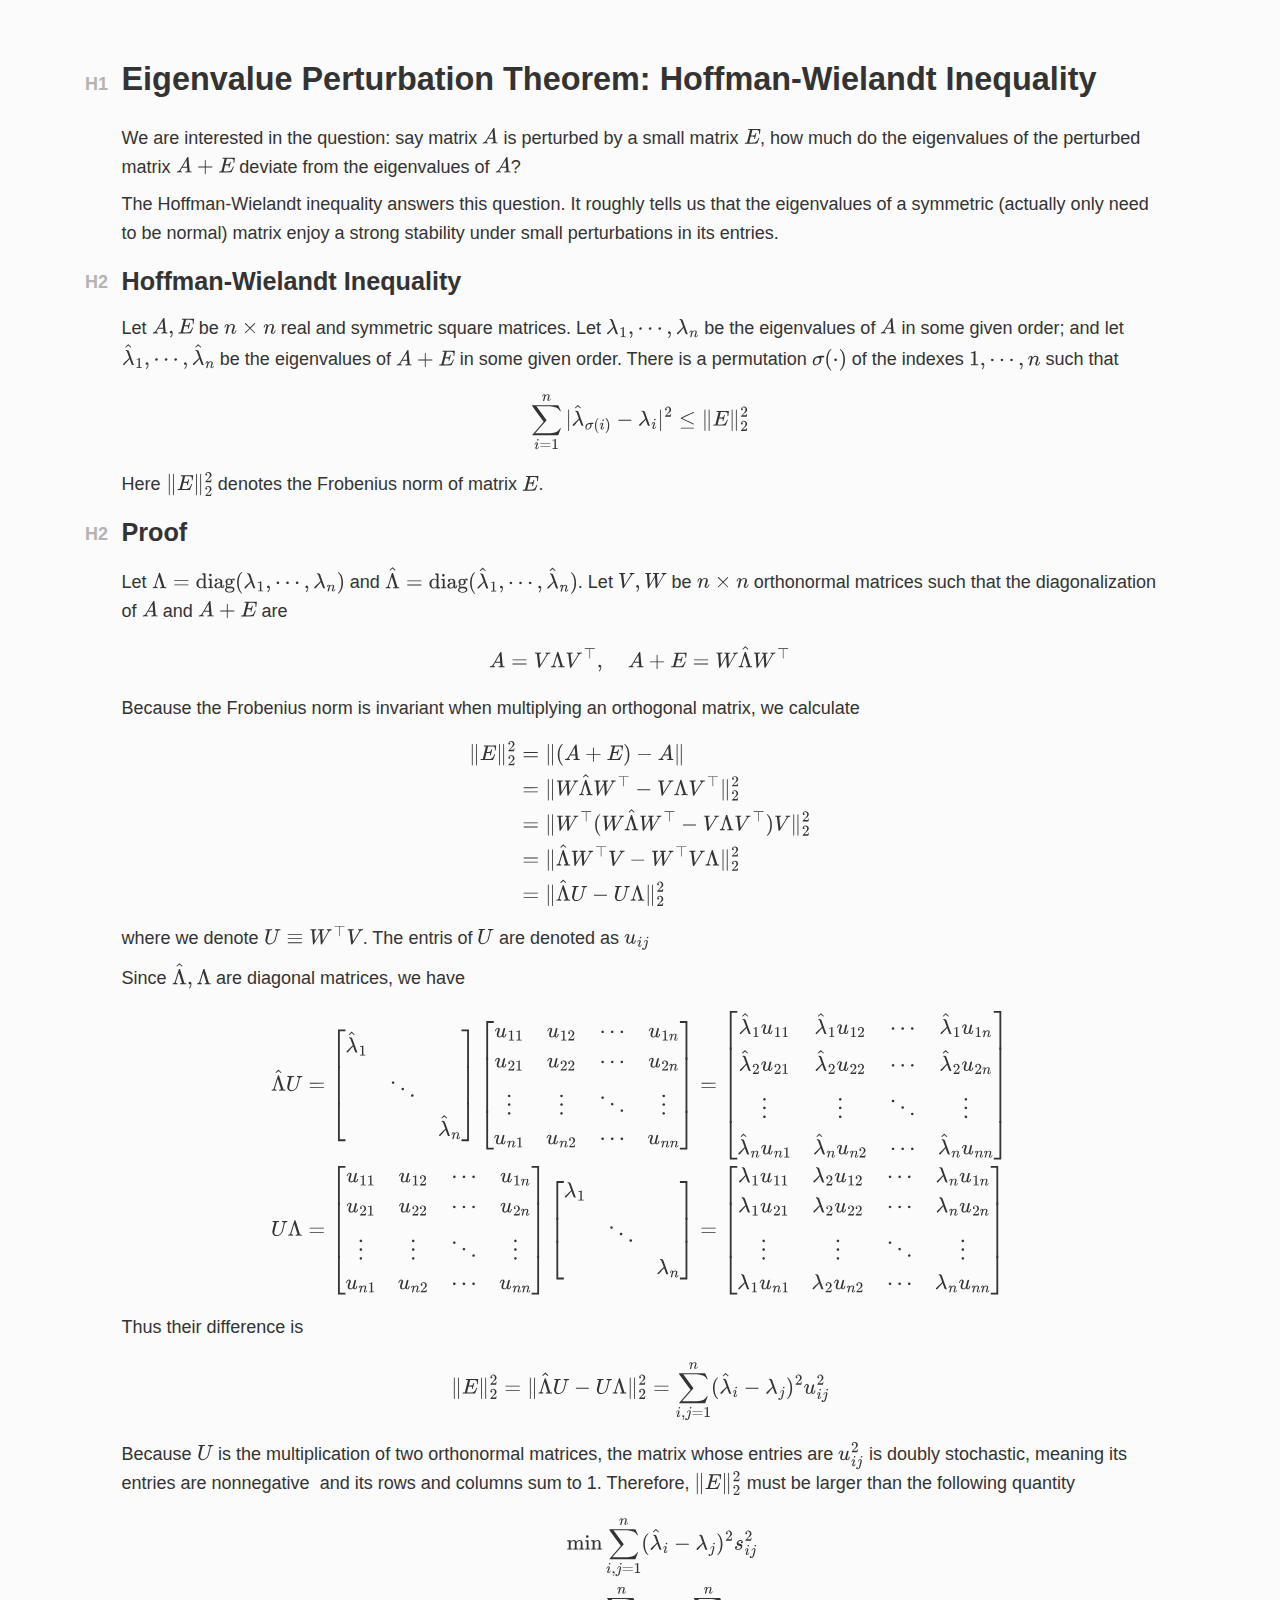
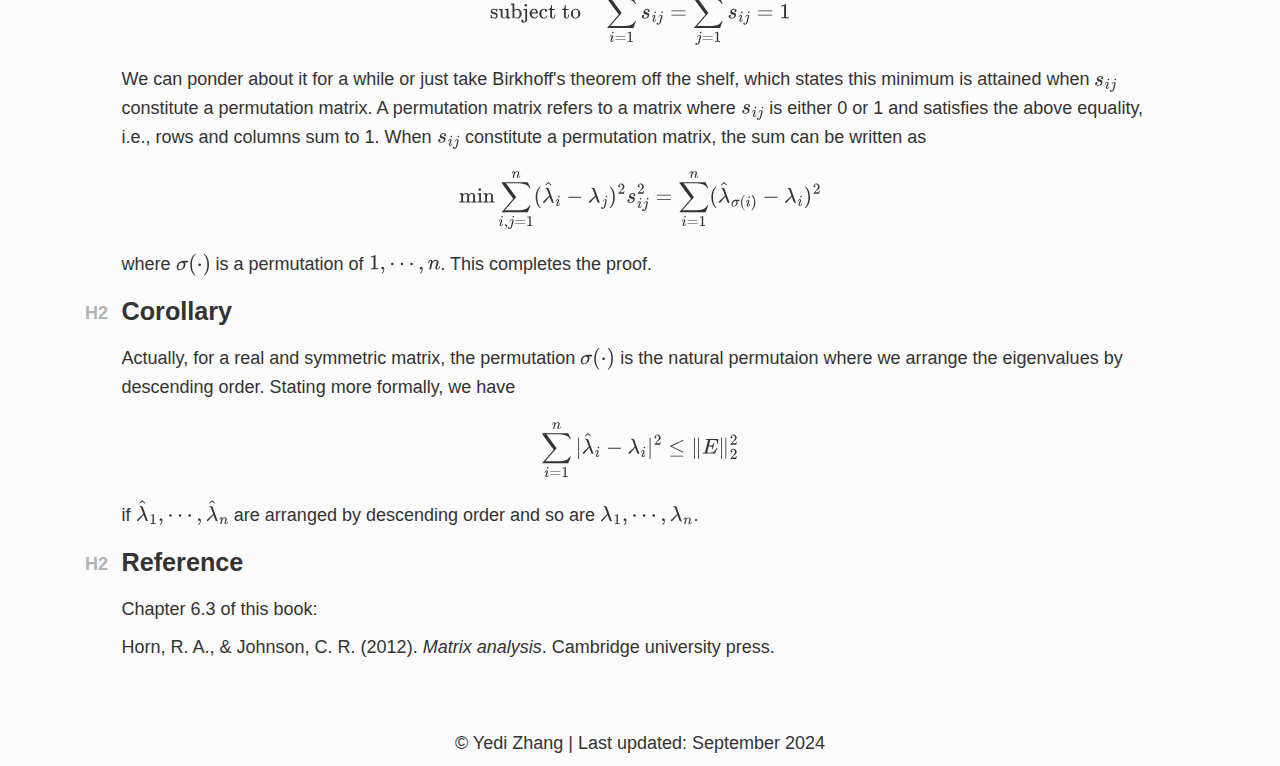
<file: hoffman-wielandt.html>
<!doctype html>
<html>
<head>
<link rel="stylesheet" href="css/ursine.css" type="text/css" />
<title>Eigenvalue Perturbation Theorem: Hoffman-Wielandt Inequality</title>
</head>

<body class='typora-export os-windows'><div class='typora-export-content'>
<div id='write'  class=''><h1 id='eigenvalue-perturbation-theorem-hoffman-wielandt-inequality'><span>Eigenvalue Perturbation Theorem: Hoffman-Wielandt Inequality</span></h1><p><span>We are interested in the question: say matrix </span><mjx-container class="MathJax" jax="SVG" style="position: relative;"><svg xmlns="http://www.w3.org/2000/svg" width="1.697ex" height="1.62ex" role="img" focusable="false" viewBox="0 -716 750 716" xmlns:xlink="http://www.w3.org/1999/xlink" aria-hidden="true" style="vertical-align: 0px;"><defs><path id="MJX-62-TEX-I-1D434" d="M208 74Q208 50 254 46Q272 46 272 35Q272 34 270 22Q267 8 264 4T251 0Q249 0 239 0T205 1T141 2Q70 2 50 0H42Q35 7 35 11Q37 38 48 46H62Q132 49 164 96Q170 102 345 401T523 704Q530 716 547 716H555H572Q578 707 578 706L606 383Q634 60 636 57Q641 46 701 46Q726 46 726 36Q726 34 723 22Q720 7 718 4T704 0Q701 0 690 0T651 1T578 2Q484 2 455 0H443Q437 6 437 9T439 27Q443 40 445 43L449 46H469Q523 49 533 63L521 213H283L249 155Q208 86 208 74ZM516 260Q516 271 504 416T490 562L463 519Q447 492 400 412L310 260L413 259Q516 259 516 260Z"></path></defs><g stroke="currentColor" fill="currentColor" stroke-width="0" transform="scale(1,-1)"><g data-mml-node="math"><g data-mml-node="mi"><use data-c="1D434" xlink:href="#MJX-62-TEX-I-1D434"></use></g></g></g></svg><mjx-assistive-mml unselectable="on" display="inline"><math xmlns="http://www.w3.org/1998/Math/MathML"><mi>A</mi></math></mjx-assistive-mml></mjx-container><script type="math/tex">A</script><span> is perturbed by a small matrix </span><mjx-container class="MathJax" jax="SVG" style="position: relative;"><svg xmlns="http://www.w3.org/2000/svg" width="1.729ex" height="1.538ex" role="img" focusable="false" viewBox="0 -680 764 680" xmlns:xlink="http://www.w3.org/1999/xlink" aria-hidden="true" style="vertical-align: 0px;"><defs><path id="MJX-57-TEX-I-1D438" d="M492 213Q472 213 472 226Q472 230 477 250T482 285Q482 316 461 323T364 330H312Q311 328 277 192T243 52Q243 48 254 48T334 46Q428 46 458 48T518 61Q567 77 599 117T670 248Q680 270 683 272Q690 274 698 274Q718 274 718 261Q613 7 608 2Q605 0 322 0H133Q31 0 31 11Q31 13 34 25Q38 41 42 43T65 46Q92 46 125 49Q139 52 144 61Q146 66 215 342T285 622Q285 629 281 629Q273 632 228 634H197Q191 640 191 642T193 659Q197 676 203 680H757Q764 676 764 669Q764 664 751 557T737 447Q735 440 717 440H705Q698 445 698 453L701 476Q704 500 704 528Q704 558 697 578T678 609T643 625T596 632T532 634H485Q397 633 392 631Q388 629 386 622Q385 619 355 499T324 377Q347 376 372 376H398Q464 376 489 391T534 472Q538 488 540 490T557 493Q562 493 565 493T570 492T572 491T574 487T577 483L544 351Q511 218 508 216Q505 213 492 213Z"></path></defs><g stroke="currentColor" fill="currentColor" stroke-width="0" transform="scale(1,-1)"><g data-mml-node="math"><g data-mml-node="mi"><use data-c="1D438" xlink:href="#MJX-57-TEX-I-1D438"></use></g></g></g></svg><mjx-assistive-mml unselectable="on" display="inline"><math xmlns="http://www.w3.org/1998/Math/MathML"><mi>E</mi></math></mjx-assistive-mml></mjx-container><script type="math/tex">E</script><span>, how much do the eigenvalues of the perturbed matrix </span><mjx-container class="MathJax" jax="SVG" style="position: relative;"><svg xmlns="http://www.w3.org/2000/svg" width="6.191ex" height="1.805ex" role="img" focusable="false" viewBox="0 -716 2736.4 798" xmlns:xlink="http://www.w3.org/1999/xlink" aria-hidden="true" style="vertical-align: -0.186ex;"><defs><path id="MJX-63-TEX-I-1D434" d="M208 74Q208 50 254 46Q272 46 272 35Q272 34 270 22Q267 8 264 4T251 0Q249 0 239 0T205 1T141 2Q70 2 50 0H42Q35 7 35 11Q37 38 48 46H62Q132 49 164 96Q170 102 345 401T523 704Q530 716 547 716H555H572Q578 707 578 706L606 383Q634 60 636 57Q641 46 701 46Q726 46 726 36Q726 34 723 22Q720 7 718 4T704 0Q701 0 690 0T651 1T578 2Q484 2 455 0H443Q437 6 437 9T439 27Q443 40 445 43L449 46H469Q523 49 533 63L521 213H283L249 155Q208 86 208 74ZM516 260Q516 271 504 416T490 562L463 519Q447 492 400 412L310 260L413 259Q516 259 516 260Z"></path><path id="MJX-63-TEX-N-2B" d="M56 237T56 250T70 270H369V420L370 570Q380 583 389 583Q402 583 409 568V270H707Q722 262 722 250T707 230H409V-68Q401 -82 391 -82H389H387Q375 -82 369 -68V230H70Q56 237 56 250Z"></path><path id="MJX-63-TEX-I-1D438" d="M492 213Q472 213 472 226Q472 230 477 250T482 285Q482 316 461 323T364 330H312Q311 328 277 192T243 52Q243 48 254 48T334 46Q428 46 458 48T518 61Q567 77 599 117T670 248Q680 270 683 272Q690 274 698 274Q718 274 718 261Q613 7 608 2Q605 0 322 0H133Q31 0 31 11Q31 13 34 25Q38 41 42 43T65 46Q92 46 125 49Q139 52 144 61Q146 66 215 342T285 622Q285 629 281 629Q273 632 228 634H197Q191 640 191 642T193 659Q197 676 203 680H757Q764 676 764 669Q764 664 751 557T737 447Q735 440 717 440H705Q698 445 698 453L701 476Q704 500 704 528Q704 558 697 578T678 609T643 625T596 632T532 634H485Q397 633 392 631Q388 629 386 622Q385 619 355 499T324 377Q347 376 372 376H398Q464 376 489 391T534 472Q538 488 540 490T557 493Q562 493 565 493T570 492T572 491T574 487T577 483L544 351Q511 218 508 216Q505 213 492 213Z"></path></defs><g stroke="currentColor" fill="currentColor" stroke-width="0" transform="scale(1,-1)"><g data-mml-node="math"><g data-mml-node="mi"><use data-c="1D434" xlink:href="#MJX-63-TEX-I-1D434"></use></g><g data-mml-node="mo" transform="translate(972.2,0)"><use data-c="2B" xlink:href="#MJX-63-TEX-N-2B"></use></g><g data-mml-node="mi" transform="translate(1972.4,0)"><use data-c="1D438" xlink:href="#MJX-63-TEX-I-1D438"></use></g></g></g></svg><mjx-assistive-mml unselectable="on" display="inline"><math xmlns="http://www.w3.org/1998/Math/MathML"><mi>A</mi><mo>+</mo><mi>E</mi></math></mjx-assistive-mml></mjx-container><script type="math/tex">A+E</script><span> deviate from the eigenvalues of </span><mjx-container class="MathJax" jax="SVG" style="position: relative;"><svg xmlns="http://www.w3.org/2000/svg" width="1.697ex" height="1.62ex" role="img" focusable="false" viewBox="0 -716 750 716" xmlns:xlink="http://www.w3.org/1999/xlink" aria-hidden="true" style="vertical-align: 0px;"><defs><path id="MJX-62-TEX-I-1D434" d="M208 74Q208 50 254 46Q272 46 272 35Q272 34 270 22Q267 8 264 4T251 0Q249 0 239 0T205 1T141 2Q70 2 50 0H42Q35 7 35 11Q37 38 48 46H62Q132 49 164 96Q170 102 345 401T523 704Q530 716 547 716H555H572Q578 707 578 706L606 383Q634 60 636 57Q641 46 701 46Q726 46 726 36Q726 34 723 22Q720 7 718 4T704 0Q701 0 690 0T651 1T578 2Q484 2 455 0H443Q437 6 437 9T439 27Q443 40 445 43L449 46H469Q523 49 533 63L521 213H283L249 155Q208 86 208 74ZM516 260Q516 271 504 416T490 562L463 519Q447 492 400 412L310 260L413 259Q516 259 516 260Z"></path></defs><g stroke="currentColor" fill="currentColor" stroke-width="0" transform="scale(1,-1)"><g data-mml-node="math"><g data-mml-node="mi"><use data-c="1D434" xlink:href="#MJX-62-TEX-I-1D434"></use></g></g></g></svg><mjx-assistive-mml unselectable="on" display="inline"><math xmlns="http://www.w3.org/1998/Math/MathML"><mi>A</mi></math></mjx-assistive-mml></mjx-container><script type="math/tex">A</script><span>?</span></p><p><span>The Hoffman-Wielandt inequality answers this question. It roughly tells us that the eigenvalues of a symmetric (actually only need to be normal) matrix enjoy a strong stability under small perturbations in its entries.</span></p><h2 id='hoffman-wielandt-inequality'><span>Hoffman-Wielandt Inequality</span></h2><p><span>Let </span><mjx-container class="MathJax" jax="SVG" style="position: relative;"><svg xmlns="http://www.w3.org/2000/svg" width="4.431ex" height="2.059ex" role="img" focusable="false" viewBox="0 -716 1958.7 910" xmlns:xlink="http://www.w3.org/1999/xlink" aria-hidden="true" style="vertical-align: -0.439ex;"><defs><path id="MJX-48-TEX-I-1D434" d="M208 74Q208 50 254 46Q272 46 272 35Q272 34 270 22Q267 8 264 4T251 0Q249 0 239 0T205 1T141 2Q70 2 50 0H42Q35 7 35 11Q37 38 48 46H62Q132 49 164 96Q170 102 345 401T523 704Q530 716 547 716H555H572Q578 707 578 706L606 383Q634 60 636 57Q641 46 701 46Q726 46 726 36Q726 34 723 22Q720 7 718 4T704 0Q701 0 690 0T651 1T578 2Q484 2 455 0H443Q437 6 437 9T439 27Q443 40 445 43L449 46H469Q523 49 533 63L521 213H283L249 155Q208 86 208 74ZM516 260Q516 271 504 416T490 562L463 519Q447 492 400 412L310 260L413 259Q516 259 516 260Z"></path><path id="MJX-48-TEX-N-2C" d="M78 35T78 60T94 103T137 121Q165 121 187 96T210 8Q210 -27 201 -60T180 -117T154 -158T130 -185T117 -194Q113 -194 104 -185T95 -172Q95 -168 106 -156T131 -126T157 -76T173 -3V9L172 8Q170 7 167 6T161 3T152 1T140 0Q113 0 96 17Z"></path><path id="MJX-48-TEX-I-1D438" d="M492 213Q472 213 472 226Q472 230 477 250T482 285Q482 316 461 323T364 330H312Q311 328 277 192T243 52Q243 48 254 48T334 46Q428 46 458 48T518 61Q567 77 599 117T670 248Q680 270 683 272Q690 274 698 274Q718 274 718 261Q613 7 608 2Q605 0 322 0H133Q31 0 31 11Q31 13 34 25Q38 41 42 43T65 46Q92 46 125 49Q139 52 144 61Q146 66 215 342T285 622Q285 629 281 629Q273 632 228 634H197Q191 640 191 642T193 659Q197 676 203 680H757Q764 676 764 669Q764 664 751 557T737 447Q735 440 717 440H705Q698 445 698 453L701 476Q704 500 704 528Q704 558 697 578T678 609T643 625T596 632T532 634H485Q397 633 392 631Q388 629 386 622Q385 619 355 499T324 377Q347 376 372 376H398Q464 376 489 391T534 472Q538 488 540 490T557 493Q562 493 565 493T570 492T572 491T574 487T577 483L544 351Q511 218 508 216Q505 213 492 213Z"></path></defs><g stroke="currentColor" fill="currentColor" stroke-width="0" transform="scale(1,-1)"><g data-mml-node="math"><g data-mml-node="mi"><use data-c="1D434" xlink:href="#MJX-48-TEX-I-1D434"></use></g><g data-mml-node="mo" transform="translate(750,0)"><use data-c="2C" xlink:href="#MJX-48-TEX-N-2C"></use></g><g data-mml-node="mi" transform="translate(1194.7,0)"><use data-c="1D438" xlink:href="#MJX-48-TEX-I-1D438"></use></g></g></g></svg><mjx-assistive-mml unselectable="on" display="inline"><math xmlns="http://www.w3.org/1998/Math/MathML"><mi>A</mi><mo>,</mo><mi>E</mi></math></mjx-assistive-mml></mjx-container><script type="math/tex">A,E</script><span> be </span><mjx-container class="MathJax" jax="SVG" style="position: relative;"><svg xmlns="http://www.w3.org/2000/svg" width="5.481ex" height="1.136ex" role="img" focusable="false" viewBox="0 -491 2422.4 502" xmlns:xlink="http://www.w3.org/1999/xlink" aria-hidden="true" style="vertical-align: -0.025ex;"><defs><path id="MJX-61-TEX-I-1D45B" d="M21 287Q22 293 24 303T36 341T56 388T89 425T135 442Q171 442 195 424T225 390T231 369Q231 367 232 367L243 378Q304 442 382 442Q436 442 469 415T503 336T465 179T427 52Q427 26 444 26Q450 26 453 27Q482 32 505 65T540 145Q542 153 560 153Q580 153 580 145Q580 144 576 130Q568 101 554 73T508 17T439 -10Q392 -10 371 17T350 73Q350 92 386 193T423 345Q423 404 379 404H374Q288 404 229 303L222 291L189 157Q156 26 151 16Q138 -11 108 -11Q95 -11 87 -5T76 7T74 17Q74 30 112 180T152 343Q153 348 153 366Q153 405 129 405Q91 405 66 305Q60 285 60 284Q58 278 41 278H27Q21 284 21 287Z"></path><path id="MJX-61-TEX-N-D7" d="M630 29Q630 9 609 9Q604 9 587 25T493 118L389 222L284 117Q178 13 175 11Q171 9 168 9Q160 9 154 15T147 29Q147 36 161 51T255 146L359 250L255 354Q174 435 161 449T147 471Q147 480 153 485T168 490Q173 490 175 489Q178 487 284 383L389 278L493 382Q570 459 587 475T609 491Q630 491 630 471Q630 464 620 453T522 355L418 250L522 145Q606 61 618 48T630 29Z"></path></defs><g stroke="currentColor" fill="currentColor" stroke-width="0" transform="scale(1,-1)"><g data-mml-node="math"><g data-mml-node="mi"><use data-c="1D45B" xlink:href="#MJX-61-TEX-I-1D45B"></use></g><g data-mml-node="mo" transform="translate(822.2,0)"><use data-c="D7" xlink:href="#MJX-61-TEX-N-D7"></use></g><g data-mml-node="mi" transform="translate(1822.4,0)"><use data-c="1D45B" xlink:href="#MJX-61-TEX-I-1D45B"></use></g></g></g></svg><mjx-assistive-mml unselectable="on" display="inline"><math xmlns="http://www.w3.org/1998/Math/MathML"><mi>n</mi><mo>×</mo><mi>n</mi></math></mjx-assistive-mml></mjx-container><script type="math/tex">n\times n</script><span> real and symmetric square matrices. Let </span><mjx-container class="MathJax" jax="SVG" style="position: relative;"><svg xmlns="http://www.w3.org/2000/svg" width="9.814ex" height="2.009ex" role="img" focusable="false" viewBox="0 -694 4337.8 888" xmlns:xlink="http://www.w3.org/1999/xlink" aria-hidden="true" style="vertical-align: -0.439ex;"><defs><path id="MJX-50-TEX-I-1D706" d="M166 673Q166 685 183 694H202Q292 691 316 644Q322 629 373 486T474 207T524 67Q531 47 537 34T546 15T551 6T555 2T556 -2T550 -11H482Q457 3 450 18T399 152L354 277L340 262Q327 246 293 207T236 141Q211 112 174 69Q123 9 111 -1T83 -12Q47 -12 47 20Q47 37 61 52T199 187Q229 216 266 252T321 306L338 322Q338 323 288 462T234 612Q214 657 183 657Q166 657 166 673Z"></path><path id="MJX-50-TEX-N-31" d="M213 578L200 573Q186 568 160 563T102 556H83V602H102Q149 604 189 617T245 641T273 663Q275 666 285 666Q294 666 302 660V361L303 61Q310 54 315 52T339 48T401 46H427V0H416Q395 3 257 3Q121 3 100 0H88V46H114Q136 46 152 46T177 47T193 50T201 52T207 57T213 61V578Z"></path><path id="MJX-50-TEX-N-2C" d="M78 35T78 60T94 103T137 121Q165 121 187 96T210 8Q210 -27 201 -60T180 -117T154 -158T130 -185T117 -194Q113 -194 104 -185T95 -172Q95 -168 106 -156T131 -126T157 -76T173 -3V9L172 8Q170 7 167 6T161 3T152 1T140 0Q113 0 96 17Z"></path><path id="MJX-50-TEX-N-22EF" d="M78 250Q78 274 95 292T138 310Q162 310 180 294T199 251Q199 226 182 208T139 190T96 207T78 250ZM525 250Q525 274 542 292T585 310Q609 310 627 294T646 251Q646 226 629 208T586 190T543 207T525 250ZM972 250Q972 274 989 292T1032 310Q1056 310 1074 294T1093 251Q1093 226 1076 208T1033 190T990 207T972 250Z"></path><path id="MJX-50-TEX-I-1D45B" d="M21 287Q22 293 24 303T36 341T56 388T89 425T135 442Q171 442 195 424T225 390T231 369Q231 367 232 367L243 378Q304 442 382 442Q436 442 469 415T503 336T465 179T427 52Q427 26 444 26Q450 26 453 27Q482 32 505 65T540 145Q542 153 560 153Q580 153 580 145Q580 144 576 130Q568 101 554 73T508 17T439 -10Q392 -10 371 17T350 73Q350 92 386 193T423 345Q423 404 379 404H374Q288 404 229 303L222 291L189 157Q156 26 151 16Q138 -11 108 -11Q95 -11 87 -5T76 7T74 17Q74 30 112 180T152 343Q153 348 153 366Q153 405 129 405Q91 405 66 305Q60 285 60 284Q58 278 41 278H27Q21 284 21 287Z"></path></defs><g stroke="currentColor" fill="currentColor" stroke-width="0" transform="scale(1,-1)"><g data-mml-node="math"><g data-mml-node="msub"><g data-mml-node="mi"><use data-c="1D706" xlink:href="#MJX-50-TEX-I-1D706"></use></g><g data-mml-node="mn" transform="translate(616,-150) scale(0.707)"><use data-c="31" xlink:href="#MJX-50-TEX-N-31"></use></g></g><g data-mml-node="mo" transform="translate(1019.6,0)"><use data-c="2C" xlink:href="#MJX-50-TEX-N-2C"></use></g><g data-mml-node="mo" transform="translate(1464.2,0)"><use data-c="22EF" xlink:href="#MJX-50-TEX-N-22EF"></use></g><g data-mml-node="mo" transform="translate(2802.9,0)"><use data-c="2C" xlink:href="#MJX-50-TEX-N-2C"></use></g><g data-mml-node="msub" transform="translate(3247.6,0)"><g data-mml-node="mi"><use data-c="1D706" xlink:href="#MJX-50-TEX-I-1D706"></use></g><g data-mml-node="mi" transform="translate(616,-150) scale(0.707)"><use data-c="1D45B" xlink:href="#MJX-50-TEX-I-1D45B"></use></g></g></g></g></svg><mjx-assistive-mml unselectable="on" display="inline"><math xmlns="http://www.w3.org/1998/Math/MathML"><msub><mi>λ</mi><mn>1</mn></msub><mo>,</mo><mo>⋯</mo><mo>,</mo><msub><mi>λ</mi><mi>n</mi></msub></math></mjx-assistive-mml></mjx-container><script type="math/tex">\lambda_1,\cdots,\lambda_n</script><span> be the eigenvalues of </span><mjx-container class="MathJax" jax="SVG" style="position: relative;"><svg xmlns="http://www.w3.org/2000/svg" width="1.697ex" height="1.62ex" role="img" focusable="false" viewBox="0 -716 750 716" xmlns:xlink="http://www.w3.org/1999/xlink" aria-hidden="true" style="vertical-align: 0px;"><defs><path id="MJX-62-TEX-I-1D434" d="M208 74Q208 50 254 46Q272 46 272 35Q272 34 270 22Q267 8 264 4T251 0Q249 0 239 0T205 1T141 2Q70 2 50 0H42Q35 7 35 11Q37 38 48 46H62Q132 49 164 96Q170 102 345 401T523 704Q530 716 547 716H555H572Q578 707 578 706L606 383Q634 60 636 57Q641 46 701 46Q726 46 726 36Q726 34 723 22Q720 7 718 4T704 0Q701 0 690 0T651 1T578 2Q484 2 455 0H443Q437 6 437 9T439 27Q443 40 445 43L449 46H469Q523 49 533 63L521 213H283L249 155Q208 86 208 74ZM516 260Q516 271 504 416T490 562L463 519Q447 492 400 412L310 260L413 259Q516 259 516 260Z"></path></defs><g stroke="currentColor" fill="currentColor" stroke-width="0" transform="scale(1,-1)"><g data-mml-node="math"><g data-mml-node="mi"><use data-c="1D434" xlink:href="#MJX-62-TEX-I-1D434"></use></g></g></g></svg><mjx-assistive-mml unselectable="on" display="inline"><math xmlns="http://www.w3.org/1998/Math/MathML"><mi>A</mi></math></mjx-assistive-mml></mjx-container><script type="math/tex">A</script><span> in some given order; and let </span><mjx-container class="MathJax" jax="SVG" style="position: relative;"><svg xmlns="http://www.w3.org/2000/svg" width="9.814ex" height="2.842ex" role="img" focusable="false" viewBox="0 -1062 4337.8 1256" xmlns:xlink="http://www.w3.org/1999/xlink" aria-hidden="true" style="vertical-align: -0.439ex;"><defs><path id="MJX-52-TEX-I-1D706" d="M166 673Q166 685 183 694H202Q292 691 316 644Q322 629 373 486T474 207T524 67Q531 47 537 34T546 15T551 6T555 2T556 -2T550 -11H482Q457 3 450 18T399 152L354 277L340 262Q327 246 293 207T236 141Q211 112 174 69Q123 9 111 -1T83 -12Q47 -12 47 20Q47 37 61 52T199 187Q229 216 266 252T321 306L338 322Q338 323 288 462T234 612Q214 657 183 657Q166 657 166 673Z"></path><path id="MJX-52-TEX-N-5E" d="M112 560L249 694L257 686Q387 562 387 560L361 531Q359 532 303 581L250 627L195 580Q182 569 169 557T148 538L140 532Q138 530 125 546L112 560Z"></path><path id="MJX-52-TEX-N-31" d="M213 578L200 573Q186 568 160 563T102 556H83V602H102Q149 604 189 617T245 641T273 663Q275 666 285 666Q294 666 302 660V361L303 61Q310 54 315 52T339 48T401 46H427V0H416Q395 3 257 3Q121 3 100 0H88V46H114Q136 46 152 46T177 47T193 50T201 52T207 57T213 61V578Z"></path><path id="MJX-52-TEX-N-2C" d="M78 35T78 60T94 103T137 121Q165 121 187 96T210 8Q210 -27 201 -60T180 -117T154 -158T130 -185T117 -194Q113 -194 104 -185T95 -172Q95 -168 106 -156T131 -126T157 -76T173 -3V9L172 8Q170 7 167 6T161 3T152 1T140 0Q113 0 96 17Z"></path><path id="MJX-52-TEX-N-22EF" d="M78 250Q78 274 95 292T138 310Q162 310 180 294T199 251Q199 226 182 208T139 190T96 207T78 250ZM525 250Q525 274 542 292T585 310Q609 310 627 294T646 251Q646 226 629 208T586 190T543 207T525 250ZM972 250Q972 274 989 292T1032 310Q1056 310 1074 294T1093 251Q1093 226 1076 208T1033 190T990 207T972 250Z"></path><path id="MJX-52-TEX-I-1D45B" d="M21 287Q22 293 24 303T36 341T56 388T89 425T135 442Q171 442 195 424T225 390T231 369Q231 367 232 367L243 378Q304 442 382 442Q436 442 469 415T503 336T465 179T427 52Q427 26 444 26Q450 26 453 27Q482 32 505 65T540 145Q542 153 560 153Q580 153 580 145Q580 144 576 130Q568 101 554 73T508 17T439 -10Q392 -10 371 17T350 73Q350 92 386 193T423 345Q423 404 379 404H374Q288 404 229 303L222 291L189 157Q156 26 151 16Q138 -11 108 -11Q95 -11 87 -5T76 7T74 17Q74 30 112 180T152 343Q153 348 153 366Q153 405 129 405Q91 405 66 305Q60 285 60 284Q58 278 41 278H27Q21 284 21 287Z"></path></defs><g stroke="currentColor" fill="currentColor" stroke-width="0" transform="scale(1,-1)"><g data-mml-node="math"><g data-mml-node="msub"><g data-mml-node="TeXAtom" data-mjx-texclass="ORD"><g data-mml-node="mover"><g data-mml-node="mi"><use data-c="1D706" xlink:href="#MJX-52-TEX-I-1D706"></use></g><g data-mml-node="mo" transform="translate(291.5,268) translate(-250 0)"><use data-c="5E" xlink:href="#MJX-52-TEX-N-5E"></use></g></g></g><g data-mml-node="mn" transform="translate(616,-150) scale(0.707)"><use data-c="31" xlink:href="#MJX-52-TEX-N-31"></use></g></g><g data-mml-node="mo" transform="translate(1019.6,0)"><use data-c="2C" xlink:href="#MJX-52-TEX-N-2C"></use></g><g data-mml-node="mo" transform="translate(1464.2,0)"><use data-c="22EF" xlink:href="#MJX-52-TEX-N-22EF"></use></g><g data-mml-node="mo" transform="translate(2802.9,0)"><use data-c="2C" xlink:href="#MJX-52-TEX-N-2C"></use></g><g data-mml-node="msub" transform="translate(3247.6,0)"><g data-mml-node="TeXAtom" data-mjx-texclass="ORD"><g data-mml-node="mover"><g data-mml-node="mi"><use data-c="1D706" xlink:href="#MJX-52-TEX-I-1D706"></use></g><g data-mml-node="mo" transform="translate(291.5,268) translate(-250 0)"><use data-c="5E" xlink:href="#MJX-52-TEX-N-5E"></use></g></g></g><g data-mml-node="mi" transform="translate(616,-150) scale(0.707)"><use data-c="1D45B" xlink:href="#MJX-52-TEX-I-1D45B"></use></g></g></g></g></svg><mjx-assistive-mml unselectable="on" display="inline"><math xmlns="http://www.w3.org/1998/Math/MathML"><msub><mrow data-mjx-texclass="ORD"><mover><mi>λ</mi><mo stretchy="false">^</mo></mover></mrow><mn>1</mn></msub><mo>,</mo><mo>⋯</mo><mo>,</mo><msub><mrow data-mjx-texclass="ORD"><mover><mi>λ</mi><mo stretchy="false">^</mo></mover></mrow><mi>n</mi></msub></math></mjx-assistive-mml></mjx-container><script type="math/tex">\hat \lambda_1,\cdots,\hat\lambda_n</script><span> be the eigenvalues of </span><mjx-container class="MathJax" jax="SVG" style="position: relative;"><svg xmlns="http://www.w3.org/2000/svg" width="6.191ex" height="1.805ex" role="img" focusable="false" viewBox="0 -716 2736.4 798" xmlns:xlink="http://www.w3.org/1999/xlink" aria-hidden="true" style="vertical-align: -0.186ex;"><defs><path id="MJX-63-TEX-I-1D434" d="M208 74Q208 50 254 46Q272 46 272 35Q272 34 270 22Q267 8 264 4T251 0Q249 0 239 0T205 1T141 2Q70 2 50 0H42Q35 7 35 11Q37 38 48 46H62Q132 49 164 96Q170 102 345 401T523 704Q530 716 547 716H555H572Q578 707 578 706L606 383Q634 60 636 57Q641 46 701 46Q726 46 726 36Q726 34 723 22Q720 7 718 4T704 0Q701 0 690 0T651 1T578 2Q484 2 455 0H443Q437 6 437 9T439 27Q443 40 445 43L449 46H469Q523 49 533 63L521 213H283L249 155Q208 86 208 74ZM516 260Q516 271 504 416T490 562L463 519Q447 492 400 412L310 260L413 259Q516 259 516 260Z"></path><path id="MJX-63-TEX-N-2B" d="M56 237T56 250T70 270H369V420L370 570Q380 583 389 583Q402 583 409 568V270H707Q722 262 722 250T707 230H409V-68Q401 -82 391 -82H389H387Q375 -82 369 -68V230H70Q56 237 56 250Z"></path><path id="MJX-63-TEX-I-1D438" d="M492 213Q472 213 472 226Q472 230 477 250T482 285Q482 316 461 323T364 330H312Q311 328 277 192T243 52Q243 48 254 48T334 46Q428 46 458 48T518 61Q567 77 599 117T670 248Q680 270 683 272Q690 274 698 274Q718 274 718 261Q613 7 608 2Q605 0 322 0H133Q31 0 31 11Q31 13 34 25Q38 41 42 43T65 46Q92 46 125 49Q139 52 144 61Q146 66 215 342T285 622Q285 629 281 629Q273 632 228 634H197Q191 640 191 642T193 659Q197 676 203 680H757Q764 676 764 669Q764 664 751 557T737 447Q735 440 717 440H705Q698 445 698 453L701 476Q704 500 704 528Q704 558 697 578T678 609T643 625T596 632T532 634H485Q397 633 392 631Q388 629 386 622Q385 619 355 499T324 377Q347 376 372 376H398Q464 376 489 391T534 472Q538 488 540 490T557 493Q562 493 565 493T570 492T572 491T574 487T577 483L544 351Q511 218 508 216Q505 213 492 213Z"></path></defs><g stroke="currentColor" fill="currentColor" stroke-width="0" transform="scale(1,-1)"><g data-mml-node="math"><g data-mml-node="mi"><use data-c="1D434" xlink:href="#MJX-63-TEX-I-1D434"></use></g><g data-mml-node="mo" transform="translate(972.2,0)"><use data-c="2B" xlink:href="#MJX-63-TEX-N-2B"></use></g><g data-mml-node="mi" transform="translate(1972.4,0)"><use data-c="1D438" xlink:href="#MJX-63-TEX-I-1D438"></use></g></g></g></svg><mjx-assistive-mml unselectable="on" display="inline"><math xmlns="http://www.w3.org/1998/Math/MathML"><mi>A</mi><mo>+</mo><mi>E</mi></math></mjx-assistive-mml></mjx-container><script type="math/tex">A+E</script><span> in some given order. There is a permutation </span><mjx-container class="MathJax" jax="SVG" style="position: relative;"><svg xmlns="http://www.w3.org/2000/svg" width="3.681ex" height="2.262ex" role="img" focusable="false" viewBox="0 -750 1627 1000" xmlns:xlink="http://www.w3.org/1999/xlink" aria-hidden="true" style="vertical-align: -0.566ex;"><defs><path id="MJX-76-TEX-I-1D70E" d="M184 -11Q116 -11 74 34T31 147Q31 247 104 333T274 430Q275 431 414 431H552Q553 430 555 429T559 427T562 425T565 422T567 420T569 416T570 412T571 407T572 401Q572 357 507 357Q500 357 490 357T476 358H416L421 348Q439 310 439 263Q439 153 359 71T184 -11ZM361 278Q361 358 276 358Q152 358 115 184Q114 180 114 178Q106 141 106 117Q106 67 131 47T188 26Q242 26 287 73Q316 103 334 153T356 233T361 278Z"></path><path id="MJX-76-TEX-N-28" d="M94 250Q94 319 104 381T127 488T164 576T202 643T244 695T277 729T302 750H315H319Q333 750 333 741Q333 738 316 720T275 667T226 581T184 443T167 250T184 58T225 -81T274 -167T316 -220T333 -241Q333 -250 318 -250H315H302L274 -226Q180 -141 137 -14T94 250Z"></path><path id="MJX-76-TEX-N-22C5" d="M78 250Q78 274 95 292T138 310Q162 310 180 294T199 251Q199 226 182 208T139 190T96 207T78 250Z"></path><path id="MJX-76-TEX-N-29" d="M60 749L64 750Q69 750 74 750H86L114 726Q208 641 251 514T294 250Q294 182 284 119T261 12T224 -76T186 -143T145 -194T113 -227T90 -246Q87 -249 86 -250H74Q66 -250 63 -250T58 -247T55 -238Q56 -237 66 -225Q221 -64 221 250T66 725Q56 737 55 738Q55 746 60 749Z"></path></defs><g stroke="currentColor" fill="currentColor" stroke-width="0" transform="scale(1,-1)"><g data-mml-node="math"><g data-mml-node="mi"><use data-c="1D70E" xlink:href="#MJX-76-TEX-I-1D70E"></use></g><g data-mml-node="mo" transform="translate(571,0)"><use data-c="28" xlink:href="#MJX-76-TEX-N-28"></use></g><g data-mml-node="mo" transform="translate(960,0)"><use data-c="22C5" xlink:href="#MJX-76-TEX-N-22C5"></use></g><g data-mml-node="mo" transform="translate(1238,0)"><use data-c="29" xlink:href="#MJX-76-TEX-N-29"></use></g></g></g></svg><mjx-assistive-mml unselectable="on" display="inline"><math xmlns="http://www.w3.org/1998/Math/MathML"><mi>σ</mi><mo stretchy="false">(</mo><mo>⋅</mo><mo stretchy="false">)</mo></math></mjx-assistive-mml></mjx-container><script type="math/tex">\sigma(\cdot)</script><span> of the indexes </span><mjx-container class="MathJax" jax="SVG" style="position: relative;"><svg xmlns="http://www.w3.org/2000/svg" width="7.529ex" height="1.946ex" role="img" focusable="false" viewBox="0 -666 3328 860" xmlns:xlink="http://www.w3.org/1999/xlink" aria-hidden="true" style="vertical-align: -0.439ex;"><defs><path id="MJX-55-TEX-N-31" d="M213 578L200 573Q186 568 160 563T102 556H83V602H102Q149 604 189 617T245 641T273 663Q275 666 285 666Q294 666 302 660V361L303 61Q310 54 315 52T339 48T401 46H427V0H416Q395 3 257 3Q121 3 100 0H88V46H114Q136 46 152 46T177 47T193 50T201 52T207 57T213 61V578Z"></path><path id="MJX-55-TEX-N-2C" d="M78 35T78 60T94 103T137 121Q165 121 187 96T210 8Q210 -27 201 -60T180 -117T154 -158T130 -185T117 -194Q113 -194 104 -185T95 -172Q95 -168 106 -156T131 -126T157 -76T173 -3V9L172 8Q170 7 167 6T161 3T152 1T140 0Q113 0 96 17Z"></path><path id="MJX-55-TEX-N-22EF" d="M78 250Q78 274 95 292T138 310Q162 310 180 294T199 251Q199 226 182 208T139 190T96 207T78 250ZM525 250Q525 274 542 292T585 310Q609 310 627 294T646 251Q646 226 629 208T586 190T543 207T525 250ZM972 250Q972 274 989 292T1032 310Q1056 310 1074 294T1093 251Q1093 226 1076 208T1033 190T990 207T972 250Z"></path><path id="MJX-55-TEX-I-1D45B" d="M21 287Q22 293 24 303T36 341T56 388T89 425T135 442Q171 442 195 424T225 390T231 369Q231 367 232 367L243 378Q304 442 382 442Q436 442 469 415T503 336T465 179T427 52Q427 26 444 26Q450 26 453 27Q482 32 505 65T540 145Q542 153 560 153Q580 153 580 145Q580 144 576 130Q568 101 554 73T508 17T439 -10Q392 -10 371 17T350 73Q350 92 386 193T423 345Q423 404 379 404H374Q288 404 229 303L222 291L189 157Q156 26 151 16Q138 -11 108 -11Q95 -11 87 -5T76 7T74 17Q74 30 112 180T152 343Q153 348 153 366Q153 405 129 405Q91 405 66 305Q60 285 60 284Q58 278 41 278H27Q21 284 21 287Z"></path></defs><g stroke="currentColor" fill="currentColor" stroke-width="0" transform="scale(1,-1)"><g data-mml-node="math"><g data-mml-node="mn"><use data-c="31" xlink:href="#MJX-55-TEX-N-31"></use></g><g data-mml-node="mo" transform="translate(500,0)"><use data-c="2C" xlink:href="#MJX-55-TEX-N-2C"></use></g><g data-mml-node="mo" transform="translate(944.7,0)"><use data-c="22EF" xlink:href="#MJX-55-TEX-N-22EF"></use></g><g data-mml-node="mo" transform="translate(2283.3,0)"><use data-c="2C" xlink:href="#MJX-55-TEX-N-2C"></use></g><g data-mml-node="mi" transform="translate(2728,0)"><use data-c="1D45B" xlink:href="#MJX-55-TEX-I-1D45B"></use></g></g></g></svg><mjx-assistive-mml unselectable="on" display="inline"><math xmlns="http://www.w3.org/1998/Math/MathML"><mn>1</mn><mo>,</mo><mo>⋯</mo><mo>,</mo><mi>n</mi></math></mjx-assistive-mml></mjx-container><script type="math/tex">1,\cdots,n</script><span> such that</span></p><div contenteditable="false" spellcheck="false" class="mathjax-block md-end-block md-math-block md-rawblock" id="mathjax-n6" cid="n6" mdtype="math_block" data-math-tag-before="0" data-math-tag-after="0" data-math-labels="[]"><div class="md-math-container"><mjx-container class="MathJax" jax="SVG" display="true" style="position: relative;"><svg xmlns="http://www.w3.org/2000/svg" width="22.927ex" height="6.354ex" role="img" focusable="false" viewBox="0 -1562.5 10133.6 2808.5" xmlns:xlink="http://www.w3.org/1999/xlink" aria-hidden="true" style="vertical-align: -2.819ex;"><defs><path id="MJX-1-TEX-LO-2211" d="M60 948Q63 950 665 950H1267L1325 815Q1384 677 1388 669H1348L1341 683Q1320 724 1285 761Q1235 809 1174 838T1033 881T882 898T699 902H574H543H251L259 891Q722 258 724 252Q725 250 724 246Q721 243 460 -56L196 -356Q196 -357 407 -357Q459 -357 548 -357T676 -358Q812 -358 896 -353T1063 -332T1204 -283T1307 -196Q1328 -170 1348 -124H1388Q1388 -125 1381 -145T1356 -210T1325 -294L1267 -449L666 -450Q64 -450 61 -448Q55 -446 55 -439Q55 -437 57 -433L590 177Q590 178 557 222T452 366T322 544L56 909L55 924Q55 945 60 948Z"></path><path id="MJX-1-TEX-I-1D456" d="M184 600Q184 624 203 642T247 661Q265 661 277 649T290 619Q290 596 270 577T226 557Q211 557 198 567T184 600ZM21 287Q21 295 30 318T54 369T98 420T158 442Q197 442 223 419T250 357Q250 340 236 301T196 196T154 83Q149 61 149 51Q149 26 166 26Q175 26 185 29T208 43T235 78T260 137Q263 149 265 151T282 153Q302 153 302 143Q302 135 293 112T268 61T223 11T161 -11Q129 -11 102 10T74 74Q74 91 79 106T122 220Q160 321 166 341T173 380Q173 404 156 404H154Q124 404 99 371T61 287Q60 286 59 284T58 281T56 279T53 278T49 278T41 278H27Q21 284 21 287Z"></path><path id="MJX-1-TEX-N-3D" d="M56 347Q56 360 70 367H707Q722 359 722 347Q722 336 708 328L390 327H72Q56 332 56 347ZM56 153Q56 168 72 173H708Q722 163 722 153Q722 140 707 133H70Q56 140 56 153Z"></path><path id="MJX-1-TEX-N-31" d="M213 578L200 573Q186 568 160 563T102 556H83V602H102Q149 604 189 617T245 641T273 663Q275 666 285 666Q294 666 302 660V361L303 61Q310 54 315 52T339 48T401 46H427V0H416Q395 3 257 3Q121 3 100 0H88V46H114Q136 46 152 46T177 47T193 50T201 52T207 57T213 61V578Z"></path><path id="MJX-1-TEX-I-1D45B" d="M21 287Q22 293 24 303T36 341T56 388T89 425T135 442Q171 442 195 424T225 390T231 369Q231 367 232 367L243 378Q304 442 382 442Q436 442 469 415T503 336T465 179T427 52Q427 26 444 26Q450 26 453 27Q482 32 505 65T540 145Q542 153 560 153Q580 153 580 145Q580 144 576 130Q568 101 554 73T508 17T439 -10Q392 -10 371 17T350 73Q350 92 386 193T423 345Q423 404 379 404H374Q288 404 229 303L222 291L189 157Q156 26 151 16Q138 -11 108 -11Q95 -11 87 -5T76 7T74 17Q74 30 112 180T152 343Q153 348 153 366Q153 405 129 405Q91 405 66 305Q60 285 60 284Q58 278 41 278H27Q21 284 21 287Z"></path><path id="MJX-1-TEX-N-7C" d="M139 -249H137Q125 -249 119 -235V251L120 737Q130 750 139 750Q152 750 159 735V-235Q151 -249 141 -249H139Z"></path><path id="MJX-1-TEX-I-1D706" d="M166 673Q166 685 183 694H202Q292 691 316 644Q322 629 373 486T474 207T524 67Q531 47 537 34T546 15T551 6T555 2T556 -2T550 -11H482Q457 3 450 18T399 152L354 277L340 262Q327 246 293 207T236 141Q211 112 174 69Q123 9 111 -1T83 -12Q47 -12 47 20Q47 37 61 52T199 187Q229 216 266 252T321 306L338 322Q338 323 288 462T234 612Q214 657 183 657Q166 657 166 673Z"></path><path id="MJX-1-TEX-N-5E" d="M112 560L249 694L257 686Q387 562 387 560L361 531Q359 532 303 581L250 627L195 580Q182 569 169 557T148 538L140 532Q138 530 125 546L112 560Z"></path><path id="MJX-1-TEX-I-1D70E" d="M184 -11Q116 -11 74 34T31 147Q31 247 104 333T274 430Q275 431 414 431H552Q553 430 555 429T559 427T562 425T565 422T567 420T569 416T570 412T571 407T572 401Q572 357 507 357Q500 357 490 357T476 358H416L421 348Q439 310 439 263Q439 153 359 71T184 -11ZM361 278Q361 358 276 358Q152 358 115 184Q114 180 114 178Q106 141 106 117Q106 67 131 47T188 26Q242 26 287 73Q316 103 334 153T356 233T361 278Z"></path><path id="MJX-1-TEX-N-28" d="M94 250Q94 319 104 381T127 488T164 576T202 643T244 695T277 729T302 750H315H319Q333 750 333 741Q333 738 316 720T275 667T226 581T184 443T167 250T184 58T225 -81T274 -167T316 -220T333 -241Q333 -250 318 -250H315H302L274 -226Q180 -141 137 -14T94 250Z"></path><path id="MJX-1-TEX-N-29" d="M60 749L64 750Q69 750 74 750H86L114 726Q208 641 251 514T294 250Q294 182 284 119T261 12T224 -76T186 -143T145 -194T113 -227T90 -246Q87 -249 86 -250H74Q66 -250 63 -250T58 -247T55 -238Q56 -237 66 -225Q221 -64 221 250T66 725Q56 737 55 738Q55 746 60 749Z"></path><path id="MJX-1-TEX-N-2212" d="M84 237T84 250T98 270H679Q694 262 694 250T679 230H98Q84 237 84 250Z"></path><path id="MJX-1-TEX-N-32" d="M109 429Q82 429 66 447T50 491Q50 562 103 614T235 666Q326 666 387 610T449 465Q449 422 429 383T381 315T301 241Q265 210 201 149L142 93L218 92Q375 92 385 97Q392 99 409 186V189H449V186Q448 183 436 95T421 3V0H50V19V31Q50 38 56 46T86 81Q115 113 136 137Q145 147 170 174T204 211T233 244T261 278T284 308T305 340T320 369T333 401T340 431T343 464Q343 527 309 573T212 619Q179 619 154 602T119 569T109 550Q109 549 114 549Q132 549 151 535T170 489Q170 464 154 447T109 429Z"></path><path id="MJX-1-TEX-N-2264" d="M674 636Q682 636 688 630T694 615T687 601Q686 600 417 472L151 346L399 228Q687 92 691 87Q694 81 694 76Q694 58 676 56H670L382 192Q92 329 90 331Q83 336 83 348Q84 359 96 365Q104 369 382 500T665 634Q669 636 674 636ZM84 -118Q84 -108 99 -98H678Q694 -104 694 -118Q694 -130 679 -138H98Q84 -131 84 -118Z"></path><path id="MJX-1-TEX-N-2225" d="M133 736Q138 750 153 750Q164 750 170 739Q172 735 172 250T170 -239Q164 -250 152 -250Q144 -250 138 -244L137 -243Q133 -241 133 -179T132 250Q132 731 133 736ZM329 739Q334 750 346 750Q353 750 361 744L362 743Q366 741 366 679T367 250T367 -178T362 -243L361 -244Q355 -250 347 -250Q335 -250 329 -239Q327 -235 327 250T329 739Z"></path><path id="MJX-1-TEX-I-1D438" d="M492 213Q472 213 472 226Q472 230 477 250T482 285Q482 316 461 323T364 330H312Q311 328 277 192T243 52Q243 48 254 48T334 46Q428 46 458 48T518 61Q567 77 599 117T670 248Q680 270 683 272Q690 274 698 274Q718 274 718 261Q613 7 608 2Q605 0 322 0H133Q31 0 31 11Q31 13 34 25Q38 41 42 43T65 46Q92 46 125 49Q139 52 144 61Q146 66 215 342T285 622Q285 629 281 629Q273 632 228 634H197Q191 640 191 642T193 659Q197 676 203 680H757Q764 676 764 669Q764 664 751 557T737 447Q735 440 717 440H705Q698 445 698 453L701 476Q704 500 704 528Q704 558 697 578T678 609T643 625T596 632T532 634H485Q397 633 392 631Q388 629 386 622Q385 619 355 499T324 377Q347 376 372 376H398Q464 376 489 391T534 472Q538 488 540 490T557 493Q562 493 565 493T570 492T572 491T574 487T577 483L544 351Q511 218 508 216Q505 213 492 213Z"></path></defs><g stroke="currentColor" fill="currentColor" stroke-width="0" transform="scale(1,-1)"><g data-mml-node="math"><g data-mml-node="munderover"><g data-mml-node="mo"><use data-c="2211" xlink:href="#MJX-1-TEX-LO-2211"></use></g><g data-mml-node="TeXAtom" transform="translate(148.2,-1087.9) scale(0.707)" data-mjx-texclass="ORD"><g data-mml-node="mi"><use data-c="1D456" xlink:href="#MJX-1-TEX-I-1D456"></use></g><g data-mml-node="mo" transform="translate(345,0)"><use data-c="3D" xlink:href="#MJX-1-TEX-N-3D"></use></g><g data-mml-node="mn" transform="translate(1123,0)"><use data-c="31" xlink:href="#MJX-1-TEX-N-31"></use></g></g><g data-mml-node="mi" transform="translate(509.9,1150) scale(0.707)"><use data-c="1D45B" xlink:href="#MJX-1-TEX-I-1D45B"></use></g></g><g data-mml-node="mo" transform="translate(1610.7,0) translate(0 -0.5)"><use data-c="7C" xlink:href="#MJX-1-TEX-N-7C"></use></g><g data-mml-node="msub" transform="translate(1888.7,0)"><g data-mml-node="TeXAtom" data-mjx-texclass="ORD"><g data-mml-node="mover"><g data-mml-node="mi"><use data-c="1D706" xlink:href="#MJX-1-TEX-I-1D706"></use></g><g data-mml-node="mo" transform="translate(291.5,268) translate(-250 0)"><use data-c="5E" xlink:href="#MJX-1-TEX-N-5E"></use></g></g></g><g data-mml-node="TeXAtom" transform="translate(616,-176.7) scale(0.707)" data-mjx-texclass="ORD"><g data-mml-node="mi"><use data-c="1D70E" xlink:href="#MJX-1-TEX-I-1D70E"></use></g><g data-mml-node="mo" transform="translate(571,0)"><use data-c="28" xlink:href="#MJX-1-TEX-N-28"></use></g><g data-mml-node="mi" transform="translate(960,0)"><use data-c="1D456" xlink:href="#MJX-1-TEX-I-1D456"></use></g><g data-mml-node="mo" transform="translate(1305,0)"><use data-c="29" xlink:href="#MJX-1-TEX-N-29"></use></g></g></g><g data-mml-node="mo" transform="translate(3974.7,0)"><use data-c="2212" xlink:href="#MJX-1-TEX-N-2212"></use></g><g data-mml-node="msub" transform="translate(4974.9,0)"><g data-mml-node="mi"><use data-c="1D706" xlink:href="#MJX-1-TEX-I-1D706"></use></g><g data-mml-node="mi" transform="translate(616,-150) scale(0.707)"><use data-c="1D456" xlink:href="#MJX-1-TEX-I-1D456"></use></g></g><g data-mml-node="msup" transform="translate(5884.9,0)"><g data-mml-node="mo" transform="translate(0 -0.5)"><use data-c="7C" xlink:href="#MJX-1-TEX-N-7C"></use></g><g data-mml-node="mn" transform="translate(311,413) scale(0.707)"><use data-c="32" xlink:href="#MJX-1-TEX-N-32"></use></g></g><g data-mml-node="mo" transform="translate(6877.2,0)"><use data-c="2264" xlink:href="#MJX-1-TEX-N-2264"></use></g><g data-mml-node="mo" transform="translate(7933,0)"><use data-c="2225" xlink:href="#MJX-1-TEX-N-2225"></use></g><g data-mml-node="mi" transform="translate(8433,0)"><use data-c="1D438" xlink:href="#MJX-1-TEX-I-1D438"></use></g><g data-mml-node="msubsup" transform="translate(9197,0)"><g data-mml-node="mo"><use data-c="2225" xlink:href="#MJX-1-TEX-N-2225"></use></g><g data-mml-node="mn" transform="translate(533,413) scale(0.707)"><use data-c="32" xlink:href="#MJX-1-TEX-N-32"></use></g><g data-mml-node="mn" transform="translate(533,-247) scale(0.707)"><use data-c="32" xlink:href="#MJX-1-TEX-N-32"></use></g></g></g></g></svg><mjx-assistive-mml unselectable="on" display="block"><math xmlns="http://www.w3.org/1998/Math/MathML" display="block"><munderover><mo data-mjx-texclass="OP">∑</mo><mrow data-mjx-texclass="ORD"><mi>i</mi><mo>=</mo><mn>1</mn></mrow><mi>n</mi></munderover><mo data-mjx-texclass="ORD" stretchy="false">|</mo><msub><mrow data-mjx-texclass="ORD"><mover><mi>λ</mi><mo stretchy="false">^</mo></mover></mrow><mrow data-mjx-texclass="ORD"><mi>σ</mi><mo stretchy="false">(</mo><mi>i</mi><mo stretchy="false">)</mo></mrow></msub><mo>−</mo><msub><mi>λ</mi><mi>i</mi></msub><msup><mo data-mjx-texclass="ORD" stretchy="false">|</mo><mn>2</mn></msup><mo>≤</mo><mo data-mjx-texclass="ORD">∥</mo><mi>E</mi><msubsup><mo data-mjx-texclass="ORD">∥</mo><mn>2</mn><mn>2</mn></msubsup></math></mjx-assistive-mml></mjx-container></div></div><p><span>Here </span><mjx-container class="MathJax" jax="SVG" style="position: relative;"><svg xmlns="http://www.w3.org/2000/svg" width="4.979ex" height="2.538ex" role="img" focusable="false" viewBox="0 -833.9 2200.6 1121.9" xmlns:xlink="http://www.w3.org/1999/xlink" aria-hidden="true" style="vertical-align: -0.651ex;"><defs><path id="MJX-70-TEX-N-2225" d="M133 736Q138 750 153 750Q164 750 170 739Q172 735 172 250T170 -239Q164 -250 152 -250Q144 -250 138 -244L137 -243Q133 -241 133 -179T132 250Q132 731 133 736ZM329 739Q334 750 346 750Q353 750 361 744L362 743Q366 741 366 679T367 250T367 -178T362 -243L361 -244Q355 -250 347 -250Q335 -250 329 -239Q327 -235 327 250T329 739Z"></path><path id="MJX-70-TEX-I-1D438" d="M492 213Q472 213 472 226Q472 230 477 250T482 285Q482 316 461 323T364 330H312Q311 328 277 192T243 52Q243 48 254 48T334 46Q428 46 458 48T518 61Q567 77 599 117T670 248Q680 270 683 272Q690 274 698 274Q718 274 718 261Q613 7 608 2Q605 0 322 0H133Q31 0 31 11Q31 13 34 25Q38 41 42 43T65 46Q92 46 125 49Q139 52 144 61Q146 66 215 342T285 622Q285 629 281 629Q273 632 228 634H197Q191 640 191 642T193 659Q197 676 203 680H757Q764 676 764 669Q764 664 751 557T737 447Q735 440 717 440H705Q698 445 698 453L701 476Q704 500 704 528Q704 558 697 578T678 609T643 625T596 632T532 634H485Q397 633 392 631Q388 629 386 622Q385 619 355 499T324 377Q347 376 372 376H398Q464 376 489 391T534 472Q538 488 540 490T557 493Q562 493 565 493T570 492T572 491T574 487T577 483L544 351Q511 218 508 216Q505 213 492 213Z"></path><path id="MJX-70-TEX-N-32" d="M109 429Q82 429 66 447T50 491Q50 562 103 614T235 666Q326 666 387 610T449 465Q449 422 429 383T381 315T301 241Q265 210 201 149L142 93L218 92Q375 92 385 97Q392 99 409 186V189H449V186Q448 183 436 95T421 3V0H50V19V31Q50 38 56 46T86 81Q115 113 136 137Q145 147 170 174T204 211T233 244T261 278T284 308T305 340T320 369T333 401T340 431T343 464Q343 527 309 573T212 619Q179 619 154 602T119 569T109 550Q109 549 114 549Q132 549 151 535T170 489Q170 464 154 447T109 429Z"></path></defs><g stroke="currentColor" fill="currentColor" stroke-width="0" transform="scale(1,-1)"><g data-mml-node="math"><g data-mml-node="mo"><use data-c="2225" xlink:href="#MJX-70-TEX-N-2225"></use></g><g data-mml-node="mi" transform="translate(500,0)"><use data-c="1D438" xlink:href="#MJX-70-TEX-I-1D438"></use></g><g data-mml-node="msubsup" transform="translate(1264,0)"><g data-mml-node="mo"><use data-c="2225" xlink:href="#MJX-70-TEX-N-2225"></use></g><g data-mml-node="mn" transform="translate(533,363) scale(0.707)"><use data-c="32" xlink:href="#MJX-70-TEX-N-32"></use></g><g data-mml-node="mn" transform="translate(533,-287.9) scale(0.707)"><use data-c="32" xlink:href="#MJX-70-TEX-N-32"></use></g></g></g></g></svg><mjx-assistive-mml unselectable="on" display="inline"><math xmlns="http://www.w3.org/1998/Math/MathML"><mo data-mjx-texclass="ORD">∥</mo><mi>E</mi><msubsup><mo data-mjx-texclass="ORD">∥</mo><mn>2</mn><mn>2</mn></msubsup></math></mjx-assistive-mml></mjx-container><script type="math/tex">\| E \|_2^2</script><span> denotes the Frobenius norm of matrix </span><mjx-container class="MathJax" jax="SVG" style="position: relative;"><svg xmlns="http://www.w3.org/2000/svg" width="1.729ex" height="1.538ex" role="img" focusable="false" viewBox="0 -680 764 680" xmlns:xlink="http://www.w3.org/1999/xlink" aria-hidden="true" style="vertical-align: 0px;"><defs><path id="MJX-57-TEX-I-1D438" d="M492 213Q472 213 472 226Q472 230 477 250T482 285Q482 316 461 323T364 330H312Q311 328 277 192T243 52Q243 48 254 48T334 46Q428 46 458 48T518 61Q567 77 599 117T670 248Q680 270 683 272Q690 274 698 274Q718 274 718 261Q613 7 608 2Q605 0 322 0H133Q31 0 31 11Q31 13 34 25Q38 41 42 43T65 46Q92 46 125 49Q139 52 144 61Q146 66 215 342T285 622Q285 629 281 629Q273 632 228 634H197Q191 640 191 642T193 659Q197 676 203 680H757Q764 676 764 669Q764 664 751 557T737 447Q735 440 717 440H705Q698 445 698 453L701 476Q704 500 704 528Q704 558 697 578T678 609T643 625T596 632T532 634H485Q397 633 392 631Q388 629 386 622Q385 619 355 499T324 377Q347 376 372 376H398Q464 376 489 391T534 472Q538 488 540 490T557 493Q562 493 565 493T570 492T572 491T574 487T577 483L544 351Q511 218 508 216Q505 213 492 213Z"></path></defs><g stroke="currentColor" fill="currentColor" stroke-width="0" transform="scale(1,-1)"><g data-mml-node="math"><g data-mml-node="mi"><use data-c="1D438" xlink:href="#MJX-57-TEX-I-1D438"></use></g></g></g></svg><mjx-assistive-mml unselectable="on" display="inline"><math xmlns="http://www.w3.org/1998/Math/MathML"><mi>E</mi></math></mjx-assistive-mml></mjx-container><script type="math/tex">E</script><span>.</span></p><h2 id='proof'><span>Proof</span></h2><p><span>Let </span><mjx-container class="MathJax" jax="SVG" style="position: relative;"><svg xmlns="http://www.w3.org/2000/svg" width="20.311ex" height="2.262ex" role="img" focusable="false" viewBox="0 -750 8977.4 1000" xmlns:xlink="http://www.w3.org/1999/xlink" aria-hidden="true" style="vertical-align: -0.566ex;"><defs><path id="MJX-58-TEX-N-39B" d="M320 708Q326 716 340 716H348H355Q367 716 372 708Q374 706 423 547T523 226T575 62Q581 52 591 50T634 46H661V0H653Q644 3 532 3Q411 3 390 0H379V46H392Q464 46 464 65Q463 70 390 305T316 539L246 316Q177 95 177 84Q177 72 198 59T248 46H253V0H245Q230 3 130 3Q47 3 38 0H32V46H45Q112 51 127 91Q128 92 224 399T320 708Z"></path><path id="MJX-58-TEX-N-3D" d="M56 347Q56 360 70 367H707Q722 359 722 347Q722 336 708 328L390 327H72Q56 332 56 347ZM56 153Q56 168 72 173H708Q722 163 722 153Q722 140 707 133H70Q56 140 56 153Z"></path><path id="MJX-58-TEX-N-64" d="M376 495Q376 511 376 535T377 568Q377 613 367 624T316 637H298V660Q298 683 300 683L310 684Q320 685 339 686T376 688Q393 689 413 690T443 693T454 694H457V390Q457 84 458 81Q461 61 472 55T517 46H535V0Q533 0 459 -5T380 -11H373V44L365 37Q307 -11 235 -11Q158 -11 96 50T34 215Q34 315 97 378T244 442Q319 442 376 393V495ZM373 342Q328 405 260 405Q211 405 173 369Q146 341 139 305T131 211Q131 155 138 120T173 59Q203 26 251 26Q322 26 373 103V342Z"></path><path id="MJX-58-TEX-N-69" d="M69 609Q69 637 87 653T131 669Q154 667 171 652T188 609Q188 579 171 564T129 549Q104 549 87 564T69 609ZM247 0Q232 3 143 3Q132 3 106 3T56 1L34 0H26V46H42Q70 46 91 49Q100 53 102 60T104 102V205V293Q104 345 102 359T88 378Q74 385 41 385H30V408Q30 431 32 431L42 432Q52 433 70 434T106 436Q123 437 142 438T171 441T182 442H185V62Q190 52 197 50T232 46H255V0H247Z"></path><path id="MJX-58-TEX-N-61" d="M137 305T115 305T78 320T63 359Q63 394 97 421T218 448Q291 448 336 416T396 340Q401 326 401 309T402 194V124Q402 76 407 58T428 40Q443 40 448 56T453 109V145H493V106Q492 66 490 59Q481 29 455 12T400 -6T353 12T329 54V58L327 55Q325 52 322 49T314 40T302 29T287 17T269 6T247 -2T221 -8T190 -11Q130 -11 82 20T34 107Q34 128 41 147T68 188T116 225T194 253T304 268H318V290Q318 324 312 340Q290 411 215 411Q197 411 181 410T156 406T148 403Q170 388 170 359Q170 334 154 320ZM126 106Q126 75 150 51T209 26Q247 26 276 49T315 109Q317 116 318 175Q318 233 317 233Q309 233 296 232T251 223T193 203T147 166T126 106Z"></path><path id="MJX-58-TEX-N-67" d="M329 409Q373 453 429 453Q459 453 472 434T485 396Q485 382 476 371T449 360Q416 360 412 390Q410 404 415 411Q415 412 416 414V415Q388 412 363 393Q355 388 355 386Q355 385 359 381T368 369T379 351T388 325T392 292Q392 230 343 187T222 143Q172 143 123 171Q112 153 112 133Q112 98 138 81Q147 75 155 75T227 73Q311 72 335 67Q396 58 431 26Q470 -13 470 -72Q470 -139 392 -175Q332 -206 250 -206Q167 -206 107 -175Q29 -140 29 -75Q29 -39 50 -15T92 18L103 24Q67 55 67 108Q67 155 96 193Q52 237 52 292Q52 355 102 398T223 442Q274 442 318 416L329 409ZM299 343Q294 371 273 387T221 404Q192 404 171 388T145 343Q142 326 142 292Q142 248 149 227T179 192Q196 182 222 182Q244 182 260 189T283 207T294 227T299 242Q302 258 302 292T299 343ZM403 -75Q403 -50 389 -34T348 -11T299 -2T245 0H218Q151 0 138 -6Q118 -15 107 -34T95 -74Q95 -84 101 -97T122 -127T170 -155T250 -167Q319 -167 361 -139T403 -75Z"></path><path id="MJX-58-TEX-N-28" d="M94 250Q94 319 104 381T127 488T164 576T202 643T244 695T277 729T302 750H315H319Q333 750 333 741Q333 738 316 720T275 667T226 581T184 443T167 250T184 58T225 -81T274 -167T316 -220T333 -241Q333 -250 318 -250H315H302L274 -226Q180 -141 137 -14T94 250Z"></path><path id="MJX-58-TEX-I-1D706" d="M166 673Q166 685 183 694H202Q292 691 316 644Q322 629 373 486T474 207T524 67Q531 47 537 34T546 15T551 6T555 2T556 -2T550 -11H482Q457 3 450 18T399 152L354 277L340 262Q327 246 293 207T236 141Q211 112 174 69Q123 9 111 -1T83 -12Q47 -12 47 20Q47 37 61 52T199 187Q229 216 266 252T321 306L338 322Q338 323 288 462T234 612Q214 657 183 657Q166 657 166 673Z"></path><path id="MJX-58-TEX-N-31" d="M213 578L200 573Q186 568 160 563T102 556H83V602H102Q149 604 189 617T245 641T273 663Q275 666 285 666Q294 666 302 660V361L303 61Q310 54 315 52T339 48T401 46H427V0H416Q395 3 257 3Q121 3 100 0H88V46H114Q136 46 152 46T177 47T193 50T201 52T207 57T213 61V578Z"></path><path id="MJX-58-TEX-N-2C" d="M78 35T78 60T94 103T137 121Q165 121 187 96T210 8Q210 -27 201 -60T180 -117T154 -158T130 -185T117 -194Q113 -194 104 -185T95 -172Q95 -168 106 -156T131 -126T157 -76T173 -3V9L172 8Q170 7 167 6T161 3T152 1T140 0Q113 0 96 17Z"></path><path id="MJX-58-TEX-N-22EF" d="M78 250Q78 274 95 292T138 310Q162 310 180 294T199 251Q199 226 182 208T139 190T96 207T78 250ZM525 250Q525 274 542 292T585 310Q609 310 627 294T646 251Q646 226 629 208T586 190T543 207T525 250ZM972 250Q972 274 989 292T1032 310Q1056 310 1074 294T1093 251Q1093 226 1076 208T1033 190T990 207T972 250Z"></path><path id="MJX-58-TEX-I-1D45B" d="M21 287Q22 293 24 303T36 341T56 388T89 425T135 442Q171 442 195 424T225 390T231 369Q231 367 232 367L243 378Q304 442 382 442Q436 442 469 415T503 336T465 179T427 52Q427 26 444 26Q450 26 453 27Q482 32 505 65T540 145Q542 153 560 153Q580 153 580 145Q580 144 576 130Q568 101 554 73T508 17T439 -10Q392 -10 371 17T350 73Q350 92 386 193T423 345Q423 404 379 404H374Q288 404 229 303L222 291L189 157Q156 26 151 16Q138 -11 108 -11Q95 -11 87 -5T76 7T74 17Q74 30 112 180T152 343Q153 348 153 366Q153 405 129 405Q91 405 66 305Q60 285 60 284Q58 278 41 278H27Q21 284 21 287Z"></path><path id="MJX-58-TEX-N-29" d="M60 749L64 750Q69 750 74 750H86L114 726Q208 641 251 514T294 250Q294 182 284 119T261 12T224 -76T186 -143T145 -194T113 -227T90 -246Q87 -249 86 -250H74Q66 -250 63 -250T58 -247T55 -238Q56 -237 66 -225Q221 -64 221 250T66 725Q56 737 55 738Q55 746 60 749Z"></path></defs><g stroke="currentColor" fill="currentColor" stroke-width="0" transform="scale(1,-1)"><g data-mml-node="math"><g data-mml-node="mi"><use data-c="39B" xlink:href="#MJX-58-TEX-N-39B"></use></g><g data-mml-node="mo" transform="translate(971.8,0)"><use data-c="3D" xlink:href="#MJX-58-TEX-N-3D"></use></g><g data-mml-node="mtext" transform="translate(2027.6,0)"><use data-c="64" xlink:href="#MJX-58-TEX-N-64"></use><use data-c="69" xlink:href="#MJX-58-TEX-N-69" transform="translate(556,0)"></use><use data-c="61" xlink:href="#MJX-58-TEX-N-61" transform="translate(834,0)"></use><use data-c="67" xlink:href="#MJX-58-TEX-N-67" transform="translate(1334,0)"></use></g><g data-mml-node="mo" transform="translate(3861.6,0)"><use data-c="28" xlink:href="#MJX-58-TEX-N-28"></use></g><g data-mml-node="msub" transform="translate(4250.6,0)"><g data-mml-node="mi"><use data-c="1D706" xlink:href="#MJX-58-TEX-I-1D706"></use></g><g data-mml-node="mn" transform="translate(616,-150) scale(0.707)"><use data-c="31" xlink:href="#MJX-58-TEX-N-31"></use></g></g><g data-mml-node="mo" transform="translate(5270.1,0)"><use data-c="2C" xlink:href="#MJX-58-TEX-N-2C"></use></g><g data-mml-node="mo" transform="translate(5714.8,0)"><use data-c="22EF" xlink:href="#MJX-58-TEX-N-22EF"></use></g><g data-mml-node="mo" transform="translate(7053.4,0)"><use data-c="2C" xlink:href="#MJX-58-TEX-N-2C"></use></g><g data-mml-node="msub" transform="translate(7498.1,0)"><g data-mml-node="mi"><use data-c="1D706" xlink:href="#MJX-58-TEX-I-1D706"></use></g><g data-mml-node="mi" transform="translate(616,-150) scale(0.707)"><use data-c="1D45B" xlink:href="#MJX-58-TEX-I-1D45B"></use></g></g><g data-mml-node="mo" transform="translate(8588.4,0)"><use data-c="29" xlink:href="#MJX-58-TEX-N-29"></use></g></g></g></svg><mjx-assistive-mml unselectable="on" display="inline"><math xmlns="http://www.w3.org/1998/Math/MathML"><mi mathvariant="normal">Λ</mi><mo>=</mo><mtext>diag</mtext><mo stretchy="false">(</mo><msub><mi>λ</mi><mn>1</mn></msub><mo>,</mo><mo>⋯</mo><mo>,</mo><msub><mi>λ</mi><mi>n</mi></msub><mo stretchy="false">)</mo></math></mjx-assistive-mml></mjx-container><script type="math/tex">\Lambda = \text{diag} (\lambda_1,\cdots,\lambda_n)</script><span> and </span><mjx-container class="MathJax" jax="SVG" style="position: relative;"><svg xmlns="http://www.w3.org/2000/svg" width="20.311ex" height="3.018ex" role="img" focusable="false" viewBox="0 -1084 8977.4 1334" xmlns:xlink="http://www.w3.org/1999/xlink" aria-hidden="true" style="vertical-align: -0.566ex;"><defs><path id="MJX-59-TEX-N-39B" d="M320 708Q326 716 340 716H348H355Q367 716 372 708Q374 706 423 547T523 226T575 62Q581 52 591 50T634 46H661V0H653Q644 3 532 3Q411 3 390 0H379V46H392Q464 46 464 65Q463 70 390 305T316 539L246 316Q177 95 177 84Q177 72 198 59T248 46H253V0H245Q230 3 130 3Q47 3 38 0H32V46H45Q112 51 127 91Q128 92 224 399T320 708Z"></path><path id="MJX-59-TEX-N-5E" d="M112 560L249 694L257 686Q387 562 387 560L361 531Q359 532 303 581L250 627L195 580Q182 569 169 557T148 538L140 532Q138 530 125 546L112 560Z"></path><path id="MJX-59-TEX-N-3D" d="M56 347Q56 360 70 367H707Q722 359 722 347Q722 336 708 328L390 327H72Q56 332 56 347ZM56 153Q56 168 72 173H708Q722 163 722 153Q722 140 707 133H70Q56 140 56 153Z"></path><path id="MJX-59-TEX-N-64" d="M376 495Q376 511 376 535T377 568Q377 613 367 624T316 637H298V660Q298 683 300 683L310 684Q320 685 339 686T376 688Q393 689 413 690T443 693T454 694H457V390Q457 84 458 81Q461 61 472 55T517 46H535V0Q533 0 459 -5T380 -11H373V44L365 37Q307 -11 235 -11Q158 -11 96 50T34 215Q34 315 97 378T244 442Q319 442 376 393V495ZM373 342Q328 405 260 405Q211 405 173 369Q146 341 139 305T131 211Q131 155 138 120T173 59Q203 26 251 26Q322 26 373 103V342Z"></path><path id="MJX-59-TEX-N-69" d="M69 609Q69 637 87 653T131 669Q154 667 171 652T188 609Q188 579 171 564T129 549Q104 549 87 564T69 609ZM247 0Q232 3 143 3Q132 3 106 3T56 1L34 0H26V46H42Q70 46 91 49Q100 53 102 60T104 102V205V293Q104 345 102 359T88 378Q74 385 41 385H30V408Q30 431 32 431L42 432Q52 433 70 434T106 436Q123 437 142 438T171 441T182 442H185V62Q190 52 197 50T232 46H255V0H247Z"></path><path id="MJX-59-TEX-N-61" d="M137 305T115 305T78 320T63 359Q63 394 97 421T218 448Q291 448 336 416T396 340Q401 326 401 309T402 194V124Q402 76 407 58T428 40Q443 40 448 56T453 109V145H493V106Q492 66 490 59Q481 29 455 12T400 -6T353 12T329 54V58L327 55Q325 52 322 49T314 40T302 29T287 17T269 6T247 -2T221 -8T190 -11Q130 -11 82 20T34 107Q34 128 41 147T68 188T116 225T194 253T304 268H318V290Q318 324 312 340Q290 411 215 411Q197 411 181 410T156 406T148 403Q170 388 170 359Q170 334 154 320ZM126 106Q126 75 150 51T209 26Q247 26 276 49T315 109Q317 116 318 175Q318 233 317 233Q309 233 296 232T251 223T193 203T147 166T126 106Z"></path><path id="MJX-59-TEX-N-67" d="M329 409Q373 453 429 453Q459 453 472 434T485 396Q485 382 476 371T449 360Q416 360 412 390Q410 404 415 411Q415 412 416 414V415Q388 412 363 393Q355 388 355 386Q355 385 359 381T368 369T379 351T388 325T392 292Q392 230 343 187T222 143Q172 143 123 171Q112 153 112 133Q112 98 138 81Q147 75 155 75T227 73Q311 72 335 67Q396 58 431 26Q470 -13 470 -72Q470 -139 392 -175Q332 -206 250 -206Q167 -206 107 -175Q29 -140 29 -75Q29 -39 50 -15T92 18L103 24Q67 55 67 108Q67 155 96 193Q52 237 52 292Q52 355 102 398T223 442Q274 442 318 416L329 409ZM299 343Q294 371 273 387T221 404Q192 404 171 388T145 343Q142 326 142 292Q142 248 149 227T179 192Q196 182 222 182Q244 182 260 189T283 207T294 227T299 242Q302 258 302 292T299 343ZM403 -75Q403 -50 389 -34T348 -11T299 -2T245 0H218Q151 0 138 -6Q118 -15 107 -34T95 -74Q95 -84 101 -97T122 -127T170 -155T250 -167Q319 -167 361 -139T403 -75Z"></path><path id="MJX-59-TEX-N-28" d="M94 250Q94 319 104 381T127 488T164 576T202 643T244 695T277 729T302 750H315H319Q333 750 333 741Q333 738 316 720T275 667T226 581T184 443T167 250T184 58T225 -81T274 -167T316 -220T333 -241Q333 -250 318 -250H315H302L274 -226Q180 -141 137 -14T94 250Z"></path><path id="MJX-59-TEX-I-1D706" d="M166 673Q166 685 183 694H202Q292 691 316 644Q322 629 373 486T474 207T524 67Q531 47 537 34T546 15T551 6T555 2T556 -2T550 -11H482Q457 3 450 18T399 152L354 277L340 262Q327 246 293 207T236 141Q211 112 174 69Q123 9 111 -1T83 -12Q47 -12 47 20Q47 37 61 52T199 187Q229 216 266 252T321 306L338 322Q338 323 288 462T234 612Q214 657 183 657Q166 657 166 673Z"></path><path id="MJX-59-TEX-N-31" d="M213 578L200 573Q186 568 160 563T102 556H83V602H102Q149 604 189 617T245 641T273 663Q275 666 285 666Q294 666 302 660V361L303 61Q310 54 315 52T339 48T401 46H427V0H416Q395 3 257 3Q121 3 100 0H88V46H114Q136 46 152 46T177 47T193 50T201 52T207 57T213 61V578Z"></path><path id="MJX-59-TEX-N-2C" d="M78 35T78 60T94 103T137 121Q165 121 187 96T210 8Q210 -27 201 -60T180 -117T154 -158T130 -185T117 -194Q113 -194 104 -185T95 -172Q95 -168 106 -156T131 -126T157 -76T173 -3V9L172 8Q170 7 167 6T161 3T152 1T140 0Q113 0 96 17Z"></path><path id="MJX-59-TEX-N-22EF" d="M78 250Q78 274 95 292T138 310Q162 310 180 294T199 251Q199 226 182 208T139 190T96 207T78 250ZM525 250Q525 274 542 292T585 310Q609 310 627 294T646 251Q646 226 629 208T586 190T543 207T525 250ZM972 250Q972 274 989 292T1032 310Q1056 310 1074 294T1093 251Q1093 226 1076 208T1033 190T990 207T972 250Z"></path><path id="MJX-59-TEX-I-1D45B" d="M21 287Q22 293 24 303T36 341T56 388T89 425T135 442Q171 442 195 424T225 390T231 369Q231 367 232 367L243 378Q304 442 382 442Q436 442 469 415T503 336T465 179T427 52Q427 26 444 26Q450 26 453 27Q482 32 505 65T540 145Q542 153 560 153Q580 153 580 145Q580 144 576 130Q568 101 554 73T508 17T439 -10Q392 -10 371 17T350 73Q350 92 386 193T423 345Q423 404 379 404H374Q288 404 229 303L222 291L189 157Q156 26 151 16Q138 -11 108 -11Q95 -11 87 -5T76 7T74 17Q74 30 112 180T152 343Q153 348 153 366Q153 405 129 405Q91 405 66 305Q60 285 60 284Q58 278 41 278H27Q21 284 21 287Z"></path><path id="MJX-59-TEX-N-29" d="M60 749L64 750Q69 750 74 750H86L114 726Q208 641 251 514T294 250Q294 182 284 119T261 12T224 -76T186 -143T145 -194T113 -227T90 -246Q87 -249 86 -250H74Q66 -250 63 -250T58 -247T55 -238Q56 -237 66 -225Q221 -64 221 250T66 725Q56 737 55 738Q55 746 60 749Z"></path></defs><g stroke="currentColor" fill="currentColor" stroke-width="0" transform="scale(1,-1)"><g data-mml-node="math"><g data-mml-node="TeXAtom" data-mjx-texclass="ORD"><g data-mml-node="mover"><g data-mml-node="mi"><use data-c="39B" xlink:href="#MJX-59-TEX-N-39B"></use></g><g data-mml-node="mo" transform="translate(347,290) translate(-250 0)"><use data-c="5E" xlink:href="#MJX-59-TEX-N-5E"></use></g></g></g><g data-mml-node="mo" transform="translate(971.8,0)"><use data-c="3D" xlink:href="#MJX-59-TEX-N-3D"></use></g><g data-mml-node="mtext" transform="translate(2027.6,0)"><use data-c="64" xlink:href="#MJX-59-TEX-N-64"></use><use data-c="69" xlink:href="#MJX-59-TEX-N-69" transform="translate(556,0)"></use><use data-c="61" xlink:href="#MJX-59-TEX-N-61" transform="translate(834,0)"></use><use data-c="67" xlink:href="#MJX-59-TEX-N-67" transform="translate(1334,0)"></use></g><g data-mml-node="mo" transform="translate(3861.6,0)"><use data-c="28" xlink:href="#MJX-59-TEX-N-28"></use></g><g data-mml-node="msub" transform="translate(4250.6,0)"><g data-mml-node="TeXAtom" data-mjx-texclass="ORD"><g data-mml-node="mover"><g data-mml-node="mi"><use data-c="1D706" xlink:href="#MJX-59-TEX-I-1D706"></use></g><g data-mml-node="mo" transform="translate(291.5,268) translate(-250 0)"><use data-c="5E" xlink:href="#MJX-59-TEX-N-5E"></use></g></g></g><g data-mml-node="mn" transform="translate(616,-150) scale(0.707)"><use data-c="31" xlink:href="#MJX-59-TEX-N-31"></use></g></g><g data-mml-node="mo" transform="translate(5270.1,0)"><use data-c="2C" xlink:href="#MJX-59-TEX-N-2C"></use></g><g data-mml-node="mo" transform="translate(5714.8,0)"><use data-c="22EF" xlink:href="#MJX-59-TEX-N-22EF"></use></g><g data-mml-node="mo" transform="translate(7053.4,0)"><use data-c="2C" xlink:href="#MJX-59-TEX-N-2C"></use></g><g data-mml-node="msub" transform="translate(7498.1,0)"><g data-mml-node="TeXAtom" data-mjx-texclass="ORD"><g data-mml-node="mover"><g data-mml-node="mi"><use data-c="1D706" xlink:href="#MJX-59-TEX-I-1D706"></use></g><g data-mml-node="mo" transform="translate(291.5,268) translate(-250 0)"><use data-c="5E" xlink:href="#MJX-59-TEX-N-5E"></use></g></g></g><g data-mml-node="mi" transform="translate(616,-150) scale(0.707)"><use data-c="1D45B" xlink:href="#MJX-59-TEX-I-1D45B"></use></g></g><g data-mml-node="mo" transform="translate(8588.4,0)"><use data-c="29" xlink:href="#MJX-59-TEX-N-29"></use></g></g></g></svg><mjx-assistive-mml unselectable="on" display="inline"><math xmlns="http://www.w3.org/1998/Math/MathML"><mrow data-mjx-texclass="ORD"><mover><mi mathvariant="normal">Λ</mi><mo stretchy="false">^</mo></mover></mrow><mo>=</mo><mtext>diag</mtext><mo stretchy="false">(</mo><msub><mrow data-mjx-texclass="ORD"><mover><mi>λ</mi><mo stretchy="false">^</mo></mover></mrow><mn>1</mn></msub><mo>,</mo><mo>⋯</mo><mo>,</mo><msub><mrow data-mjx-texclass="ORD"><mover><mi>λ</mi><mo stretchy="false">^</mo></mover></mrow><mi>n</mi></msub><mo stretchy="false">)</mo></math></mjx-assistive-mml></mjx-container><script type="math/tex">\hat\Lambda = \text{diag} (\hat \lambda_1,\cdots,\hat\lambda_n)</script><span>. Let </span><mjx-container class="MathJax" jax="SVG" style="position: relative;"><svg xmlns="http://www.w3.org/2000/svg" width="5.117ex" height="1.984ex" role="img" focusable="false" viewBox="0 -683 2261.7 877" xmlns:xlink="http://www.w3.org/1999/xlink" aria-hidden="true" style="vertical-align: -0.439ex;"><defs><path id="MJX-60-TEX-I-1D449" d="M52 648Q52 670 65 683H76Q118 680 181 680Q299 680 320 683H330Q336 677 336 674T334 656Q329 641 325 637H304Q282 635 274 635Q245 630 242 620Q242 618 271 369T301 118L374 235Q447 352 520 471T595 594Q599 601 599 609Q599 633 555 637Q537 637 537 648Q537 649 539 661Q542 675 545 679T558 683Q560 683 570 683T604 682T668 681Q737 681 755 683H762Q769 676 769 672Q769 655 760 640Q757 637 743 637Q730 636 719 635T698 630T682 623T670 615T660 608T652 599T645 592L452 282Q272 -9 266 -16Q263 -18 259 -21L241 -22H234Q216 -22 216 -15Q213 -9 177 305Q139 623 138 626Q133 637 76 637H59Q52 642 52 648Z"></path><path id="MJX-60-TEX-N-2C" d="M78 35T78 60T94 103T137 121Q165 121 187 96T210 8Q210 -27 201 -60T180 -117T154 -158T130 -185T117 -194Q113 -194 104 -185T95 -172Q95 -168 106 -156T131 -126T157 -76T173 -3V9L172 8Q170 7 167 6T161 3T152 1T140 0Q113 0 96 17Z"></path><path id="MJX-60-TEX-I-1D44A" d="M436 683Q450 683 486 682T553 680Q604 680 638 681T677 682Q695 682 695 674Q695 670 692 659Q687 641 683 639T661 637Q636 636 621 632T600 624T597 615Q597 603 613 377T629 138L631 141Q633 144 637 151T649 170T666 200T690 241T720 295T759 362Q863 546 877 572T892 604Q892 619 873 628T831 637Q817 637 817 647Q817 650 819 660Q823 676 825 679T839 682Q842 682 856 682T895 682T949 681Q1015 681 1034 683Q1048 683 1048 672Q1048 666 1045 655T1038 640T1028 637Q1006 637 988 631T958 617T939 600T927 584L923 578L754 282Q586 -14 585 -15Q579 -22 561 -22Q546 -22 542 -17Q539 -14 523 229T506 480L494 462Q472 425 366 239Q222 -13 220 -15T215 -19Q210 -22 197 -22Q178 -22 176 -15Q176 -12 154 304T131 622Q129 631 121 633T82 637H58Q51 644 51 648Q52 671 64 683H76Q118 680 176 680Q301 680 313 683H323Q329 677 329 674T327 656Q322 641 318 637H297Q236 634 232 620Q262 160 266 136L501 550L499 587Q496 629 489 632Q483 636 447 637Q428 637 422 639T416 648Q416 650 418 660Q419 664 420 669T421 676T424 680T428 682T436 683Z"></path></defs><g stroke="currentColor" fill="currentColor" stroke-width="0" transform="scale(1,-1)"><g data-mml-node="math"><g data-mml-node="mi"><use data-c="1D449" xlink:href="#MJX-60-TEX-I-1D449"></use></g><g data-mml-node="mo" transform="translate(769,0)"><use data-c="2C" xlink:href="#MJX-60-TEX-N-2C"></use></g><g data-mml-node="mi" transform="translate(1213.7,0)"><use data-c="1D44A" xlink:href="#MJX-60-TEX-I-1D44A"></use></g></g></g></svg><mjx-assistive-mml unselectable="on" display="inline"><math xmlns="http://www.w3.org/1998/Math/MathML"><mi>V</mi><mo>,</mo><mi>W</mi></math></mjx-assistive-mml></mjx-container><script type="math/tex">V,W</script><span> be </span><mjx-container class="MathJax" jax="SVG" style="position: relative;"><svg xmlns="http://www.w3.org/2000/svg" width="5.481ex" height="1.136ex" role="img" focusable="false" viewBox="0 -491 2422.4 502" xmlns:xlink="http://www.w3.org/1999/xlink" aria-hidden="true" style="vertical-align: -0.025ex;"><defs><path id="MJX-61-TEX-I-1D45B" d="M21 287Q22 293 24 303T36 341T56 388T89 425T135 442Q171 442 195 424T225 390T231 369Q231 367 232 367L243 378Q304 442 382 442Q436 442 469 415T503 336T465 179T427 52Q427 26 444 26Q450 26 453 27Q482 32 505 65T540 145Q542 153 560 153Q580 153 580 145Q580 144 576 130Q568 101 554 73T508 17T439 -10Q392 -10 371 17T350 73Q350 92 386 193T423 345Q423 404 379 404H374Q288 404 229 303L222 291L189 157Q156 26 151 16Q138 -11 108 -11Q95 -11 87 -5T76 7T74 17Q74 30 112 180T152 343Q153 348 153 366Q153 405 129 405Q91 405 66 305Q60 285 60 284Q58 278 41 278H27Q21 284 21 287Z"></path><path id="MJX-61-TEX-N-D7" d="M630 29Q630 9 609 9Q604 9 587 25T493 118L389 222L284 117Q178 13 175 11Q171 9 168 9Q160 9 154 15T147 29Q147 36 161 51T255 146L359 250L255 354Q174 435 161 449T147 471Q147 480 153 485T168 490Q173 490 175 489Q178 487 284 383L389 278L493 382Q570 459 587 475T609 491Q630 491 630 471Q630 464 620 453T522 355L418 250L522 145Q606 61 618 48T630 29Z"></path></defs><g stroke="currentColor" fill="currentColor" stroke-width="0" transform="scale(1,-1)"><g data-mml-node="math"><g data-mml-node="mi"><use data-c="1D45B" xlink:href="#MJX-61-TEX-I-1D45B"></use></g><g data-mml-node="mo" transform="translate(822.2,0)"><use data-c="D7" xlink:href="#MJX-61-TEX-N-D7"></use></g><g data-mml-node="mi" transform="translate(1822.4,0)"><use data-c="1D45B" xlink:href="#MJX-61-TEX-I-1D45B"></use></g></g></g></svg><mjx-assistive-mml unselectable="on" display="inline"><math xmlns="http://www.w3.org/1998/Math/MathML"><mi>n</mi><mo>×</mo><mi>n</mi></math></mjx-assistive-mml></mjx-container><script type="math/tex">n\times n</script><span> orthonormal matrices such that the diagonalization of </span><mjx-container class="MathJax" jax="SVG" style="position: relative;"><svg xmlns="http://www.w3.org/2000/svg" width="1.697ex" height="1.62ex" role="img" focusable="false" viewBox="0 -716 750 716" xmlns:xlink="http://www.w3.org/1999/xlink" aria-hidden="true" style="vertical-align: 0px;"><defs><path id="MJX-62-TEX-I-1D434" d="M208 74Q208 50 254 46Q272 46 272 35Q272 34 270 22Q267 8 264 4T251 0Q249 0 239 0T205 1T141 2Q70 2 50 0H42Q35 7 35 11Q37 38 48 46H62Q132 49 164 96Q170 102 345 401T523 704Q530 716 547 716H555H572Q578 707 578 706L606 383Q634 60 636 57Q641 46 701 46Q726 46 726 36Q726 34 723 22Q720 7 718 4T704 0Q701 0 690 0T651 1T578 2Q484 2 455 0H443Q437 6 437 9T439 27Q443 40 445 43L449 46H469Q523 49 533 63L521 213H283L249 155Q208 86 208 74ZM516 260Q516 271 504 416T490 562L463 519Q447 492 400 412L310 260L413 259Q516 259 516 260Z"></path></defs><g stroke="currentColor" fill="currentColor" stroke-width="0" transform="scale(1,-1)"><g data-mml-node="math"><g data-mml-node="mi"><use data-c="1D434" xlink:href="#MJX-62-TEX-I-1D434"></use></g></g></g></svg><mjx-assistive-mml unselectable="on" display="inline"><math xmlns="http://www.w3.org/1998/Math/MathML"><mi>A</mi></math></mjx-assistive-mml></mjx-container><script type="math/tex">A</script><span> and </span><mjx-container class="MathJax" jax="SVG" style="position: relative;"><svg xmlns="http://www.w3.org/2000/svg" width="6.191ex" height="1.805ex" role="img" focusable="false" viewBox="0 -716 2736.4 798" xmlns:xlink="http://www.w3.org/1999/xlink" aria-hidden="true" style="vertical-align: -0.186ex;"><defs><path id="MJX-63-TEX-I-1D434" d="M208 74Q208 50 254 46Q272 46 272 35Q272 34 270 22Q267 8 264 4T251 0Q249 0 239 0T205 1T141 2Q70 2 50 0H42Q35 7 35 11Q37 38 48 46H62Q132 49 164 96Q170 102 345 401T523 704Q530 716 547 716H555H572Q578 707 578 706L606 383Q634 60 636 57Q641 46 701 46Q726 46 726 36Q726 34 723 22Q720 7 718 4T704 0Q701 0 690 0T651 1T578 2Q484 2 455 0H443Q437 6 437 9T439 27Q443 40 445 43L449 46H469Q523 49 533 63L521 213H283L249 155Q208 86 208 74ZM516 260Q516 271 504 416T490 562L463 519Q447 492 400 412L310 260L413 259Q516 259 516 260Z"></path><path id="MJX-63-TEX-N-2B" d="M56 237T56 250T70 270H369V420L370 570Q380 583 389 583Q402 583 409 568V270H707Q722 262 722 250T707 230H409V-68Q401 -82 391 -82H389H387Q375 -82 369 -68V230H70Q56 237 56 250Z"></path><path id="MJX-63-TEX-I-1D438" d="M492 213Q472 213 472 226Q472 230 477 250T482 285Q482 316 461 323T364 330H312Q311 328 277 192T243 52Q243 48 254 48T334 46Q428 46 458 48T518 61Q567 77 599 117T670 248Q680 270 683 272Q690 274 698 274Q718 274 718 261Q613 7 608 2Q605 0 322 0H133Q31 0 31 11Q31 13 34 25Q38 41 42 43T65 46Q92 46 125 49Q139 52 144 61Q146 66 215 342T285 622Q285 629 281 629Q273 632 228 634H197Q191 640 191 642T193 659Q197 676 203 680H757Q764 676 764 669Q764 664 751 557T737 447Q735 440 717 440H705Q698 445 698 453L701 476Q704 500 704 528Q704 558 697 578T678 609T643 625T596 632T532 634H485Q397 633 392 631Q388 629 386 622Q385 619 355 499T324 377Q347 376 372 376H398Q464 376 489 391T534 472Q538 488 540 490T557 493Q562 493 565 493T570 492T572 491T574 487T577 483L544 351Q511 218 508 216Q505 213 492 213Z"></path></defs><g stroke="currentColor" fill="currentColor" stroke-width="0" transform="scale(1,-1)"><g data-mml-node="math"><g data-mml-node="mi"><use data-c="1D434" xlink:href="#MJX-63-TEX-I-1D434"></use></g><g data-mml-node="mo" transform="translate(972.2,0)"><use data-c="2B" xlink:href="#MJX-63-TEX-N-2B"></use></g><g data-mml-node="mi" transform="translate(1972.4,0)"><use data-c="1D438" xlink:href="#MJX-63-TEX-I-1D438"></use></g></g></g></svg><mjx-assistive-mml unselectable="on" display="inline"><math xmlns="http://www.w3.org/1998/Math/MathML"><mi>A</mi><mo>+</mo><mi>E</mi></math></mjx-assistive-mml></mjx-container><script type="math/tex">A+E</script><span> are</span></p><div contenteditable="false" spellcheck="false" class="mathjax-block md-end-block md-math-block md-rawblock" id="mathjax-n10" cid="n10" mdtype="math_block" data-math-tag-before="0" data-math-tag-after="0" data-math-labels="[]"><div class="md-math-container"><mjx-container class="MathJax" jax="SVG" display="true" style="position: relative;"><svg xmlns="http://www.w3.org/2000/svg" width="31.676ex" height="2.891ex" role="img" focusable="false" viewBox="0 -1084 14001 1278" xmlns:xlink="http://www.w3.org/1999/xlink" aria-hidden="true" style="vertical-align: -0.439ex;"><defs><path id="MJX-2-TEX-I-1D434" d="M208 74Q208 50 254 46Q272 46 272 35Q272 34 270 22Q267 8 264 4T251 0Q249 0 239 0T205 1T141 2Q70 2 50 0H42Q35 7 35 11Q37 38 48 46H62Q132 49 164 96Q170 102 345 401T523 704Q530 716 547 716H555H572Q578 707 578 706L606 383Q634 60 636 57Q641 46 701 46Q726 46 726 36Q726 34 723 22Q720 7 718 4T704 0Q701 0 690 0T651 1T578 2Q484 2 455 0H443Q437 6 437 9T439 27Q443 40 445 43L449 46H469Q523 49 533 63L521 213H283L249 155Q208 86 208 74ZM516 260Q516 271 504 416T490 562L463 519Q447 492 400 412L310 260L413 259Q516 259 516 260Z"></path><path id="MJX-2-TEX-N-3D" d="M56 347Q56 360 70 367H707Q722 359 722 347Q722 336 708 328L390 327H72Q56 332 56 347ZM56 153Q56 168 72 173H708Q722 163 722 153Q722 140 707 133H70Q56 140 56 153Z"></path><path id="MJX-2-TEX-I-1D449" d="M52 648Q52 670 65 683H76Q118 680 181 680Q299 680 320 683H330Q336 677 336 674T334 656Q329 641 325 637H304Q282 635 274 635Q245 630 242 620Q242 618 271 369T301 118L374 235Q447 352 520 471T595 594Q599 601 599 609Q599 633 555 637Q537 637 537 648Q537 649 539 661Q542 675 545 679T558 683Q560 683 570 683T604 682T668 681Q737 681 755 683H762Q769 676 769 672Q769 655 760 640Q757 637 743 637Q730 636 719 635T698 630T682 623T670 615T660 608T652 599T645 592L452 282Q272 -9 266 -16Q263 -18 259 -21L241 -22H234Q216 -22 216 -15Q213 -9 177 305Q139 623 138 626Q133 637 76 637H59Q52 642 52 648Z"></path><path id="MJX-2-TEX-N-39B" d="M320 708Q326 716 340 716H348H355Q367 716 372 708Q374 706 423 547T523 226T575 62Q581 52 591 50T634 46H661V0H653Q644 3 532 3Q411 3 390 0H379V46H392Q464 46 464 65Q463 70 390 305T316 539L246 316Q177 95 177 84Q177 72 198 59T248 46H253V0H245Q230 3 130 3Q47 3 38 0H32V46H45Q112 51 127 91Q128 92 224 399T320 708Z"></path><path id="MJX-2-TEX-N-22A4" d="M55 642T55 648T59 659T66 666T71 668H708Q723 660 723 648T708 628H409V15Q402 2 391 0Q387 0 384 1T379 3T375 6T373 9T371 13T369 16V628H71Q70 628 67 630T59 637Z"></path><path id="MJX-2-TEX-N-2C" d="M78 35T78 60T94 103T137 121Q165 121 187 96T210 8Q210 -27 201 -60T180 -117T154 -158T130 -185T117 -194Q113 -194 104 -185T95 -172Q95 -168 106 -156T131 -126T157 -76T173 -3V9L172 8Q170 7 167 6T161 3T152 1T140 0Q113 0 96 17Z"></path><path id="MJX-2-TEX-N-2B" d="M56 237T56 250T70 270H369V420L370 570Q380 583 389 583Q402 583 409 568V270H707Q722 262 722 250T707 230H409V-68Q401 -82 391 -82H389H387Q375 -82 369 -68V230H70Q56 237 56 250Z"></path><path id="MJX-2-TEX-I-1D438" d="M492 213Q472 213 472 226Q472 230 477 250T482 285Q482 316 461 323T364 330H312Q311 328 277 192T243 52Q243 48 254 48T334 46Q428 46 458 48T518 61Q567 77 599 117T670 248Q680 270 683 272Q690 274 698 274Q718 274 718 261Q613 7 608 2Q605 0 322 0H133Q31 0 31 11Q31 13 34 25Q38 41 42 43T65 46Q92 46 125 49Q139 52 144 61Q146 66 215 342T285 622Q285 629 281 629Q273 632 228 634H197Q191 640 191 642T193 659Q197 676 203 680H757Q764 676 764 669Q764 664 751 557T737 447Q735 440 717 440H705Q698 445 698 453L701 476Q704 500 704 528Q704 558 697 578T678 609T643 625T596 632T532 634H485Q397 633 392 631Q388 629 386 622Q385 619 355 499T324 377Q347 376 372 376H398Q464 376 489 391T534 472Q538 488 540 490T557 493Q562 493 565 493T570 492T572 491T574 487T577 483L544 351Q511 218 508 216Q505 213 492 213Z"></path><path id="MJX-2-TEX-I-1D44A" d="M436 683Q450 683 486 682T553 680Q604 680 638 681T677 682Q695 682 695 674Q695 670 692 659Q687 641 683 639T661 637Q636 636 621 632T600 624T597 615Q597 603 613 377T629 138L631 141Q633 144 637 151T649 170T666 200T690 241T720 295T759 362Q863 546 877 572T892 604Q892 619 873 628T831 637Q817 637 817 647Q817 650 819 660Q823 676 825 679T839 682Q842 682 856 682T895 682T949 681Q1015 681 1034 683Q1048 683 1048 672Q1048 666 1045 655T1038 640T1028 637Q1006 637 988 631T958 617T939 600T927 584L923 578L754 282Q586 -14 585 -15Q579 -22 561 -22Q546 -22 542 -17Q539 -14 523 229T506 480L494 462Q472 425 366 239Q222 -13 220 -15T215 -19Q210 -22 197 -22Q178 -22 176 -15Q176 -12 154 304T131 622Q129 631 121 633T82 637H58Q51 644 51 648Q52 671 64 683H76Q118 680 176 680Q301 680 313 683H323Q329 677 329 674T327 656Q322 641 318 637H297Q236 634 232 620Q262 160 266 136L501 550L499 587Q496 629 489 632Q483 636 447 637Q428 637 422 639T416 648Q416 650 418 660Q419 664 420 669T421 676T424 680T428 682T436 683Z"></path><path id="MJX-2-TEX-N-5E" d="M112 560L249 694L257 686Q387 562 387 560L361 531Q359 532 303 581L250 627L195 580Q182 569 169 557T148 538L140 532Q138 530 125 546L112 560Z"></path></defs><g stroke="currentColor" fill="currentColor" stroke-width="0" transform="scale(1,-1)"><g data-mml-node="math"><g data-mml-node="mi"><use data-c="1D434" xlink:href="#MJX-2-TEX-I-1D434"></use></g><g data-mml-node="mo" transform="translate(1027.8,0)"><use data-c="3D" xlink:href="#MJX-2-TEX-N-3D"></use></g><g data-mml-node="mi" transform="translate(2083.6,0)"><use data-c="1D449" xlink:href="#MJX-2-TEX-I-1D449"></use></g><g data-mml-node="mi" transform="translate(2852.6,0)"><use data-c="39B" xlink:href="#MJX-2-TEX-N-39B"></use></g><g data-mml-node="msup" transform="translate(3546.6,0)"><g data-mml-node="mi"><use data-c="1D449" xlink:href="#MJX-2-TEX-I-1D449"></use></g><g data-mml-node="mi" transform="translate(861.3,413) scale(0.707)"><use data-c="22A4" xlink:href="#MJX-2-TEX-N-22A4"></use></g></g><g data-mml-node="mo" transform="translate(5008,0)"><use data-c="2C" xlink:href="#MJX-2-TEX-N-2C"></use></g><g data-mml-node="mstyle" transform="translate(5286,0)"><g data-mml-node="mspace"></g></g><g data-mml-node="mi" transform="translate(6452.7,0)"><use data-c="1D434" xlink:href="#MJX-2-TEX-I-1D434"></use></g><g data-mml-node="mo" transform="translate(7424.9,0)"><use data-c="2B" xlink:href="#MJX-2-TEX-N-2B"></use></g><g data-mml-node="mi" transform="translate(8425.1,0)"><use data-c="1D438" xlink:href="#MJX-2-TEX-I-1D438"></use></g><g data-mml-node="mo" transform="translate(9466.9,0)"><use data-c="3D" xlink:href="#MJX-2-TEX-N-3D"></use></g><g data-mml-node="mi" transform="translate(10522.7,0)"><use data-c="1D44A" xlink:href="#MJX-2-TEX-I-1D44A"></use></g><g data-mml-node="TeXAtom" data-mjx-texclass="ORD" transform="translate(11570.7,0)"><g data-mml-node="mover"><g data-mml-node="mi"><use data-c="39B" xlink:href="#MJX-2-TEX-N-39B"></use></g><g data-mml-node="mo" transform="translate(347,290) translate(-250 0)"><use data-c="5E" xlink:href="#MJX-2-TEX-N-5E"></use></g></g></g><g data-mml-node="msup" transform="translate(12264.7,0)"><g data-mml-node="mi"><use data-c="1D44A" xlink:href="#MJX-2-TEX-I-1D44A"></use></g><g data-mml-node="mi" transform="translate(1136.2,413) scale(0.707)"><use data-c="22A4" xlink:href="#MJX-2-TEX-N-22A4"></use></g></g></g></g></svg><mjx-assistive-mml unselectable="on" display="block"><math xmlns="http://www.w3.org/1998/Math/MathML" display="block"><mi>A</mi><mo>=</mo><mi>V</mi><mi mathvariant="normal">Λ</mi><msup><mi>V</mi><mi mathvariant="normal">⊤</mi></msup><mo>,</mo><mstyle scriptlevel="0"><mspace width="1em"></mspace></mstyle><mi>A</mi><mo>+</mo><mi>E</mi><mo>=</mo><mi>W</mi><mrow data-mjx-texclass="ORD"><mover><mi mathvariant="normal">Λ</mi><mo stretchy="false">^</mo></mover></mrow><msup><mi>W</mi><mi mathvariant="normal">⊤</mi></msup></math></mjx-assistive-mml></mjx-container></div></div><p><span>Because the Frobenius norm is invariant when multiplying an orthogonal matrix, we calculate</span></p><div contenteditable="false" spellcheck="false" class="mathjax-block md-end-block md-math-block md-rawblock" id="mathjax-n12" cid="n12" mdtype="math_block" data-math-tag-before="0" data-math-tag-after="0" data-math-labels="[]"><div class="md-math-container"><mjx-container class="MathJax" jax="SVG" display="true" style="position: relative;"><svg xmlns="http://www.w3.org/2000/svg" width="35.926ex" height="17.353ex" role="img" focusable="false" viewBox="0 -4085 15879.2 7669.9" xmlns:xlink="http://www.w3.org/1999/xlink" aria-hidden="true" style="vertical-align: -8.111ex;"><defs><path id="MJX-3-TEX-N-2225" d="M133 736Q138 750 153 750Q164 750 170 739Q172 735 172 250T170 -239Q164 -250 152 -250Q144 -250 138 -244L137 -243Q133 -241 133 -179T132 250Q132 731 133 736ZM329 739Q334 750 346 750Q353 750 361 744L362 743Q366 741 366 679T367 250T367 -178T362 -243L361 -244Q355 -250 347 -250Q335 -250 329 -239Q327 -235 327 250T329 739Z"></path><path id="MJX-3-TEX-I-1D438" d="M492 213Q472 213 472 226Q472 230 477 250T482 285Q482 316 461 323T364 330H312Q311 328 277 192T243 52Q243 48 254 48T334 46Q428 46 458 48T518 61Q567 77 599 117T670 248Q680 270 683 272Q690 274 698 274Q718 274 718 261Q613 7 608 2Q605 0 322 0H133Q31 0 31 11Q31 13 34 25Q38 41 42 43T65 46Q92 46 125 49Q139 52 144 61Q146 66 215 342T285 622Q285 629 281 629Q273 632 228 634H197Q191 640 191 642T193 659Q197 676 203 680H757Q764 676 764 669Q764 664 751 557T737 447Q735 440 717 440H705Q698 445 698 453L701 476Q704 500 704 528Q704 558 697 578T678 609T643 625T596 632T532 634H485Q397 633 392 631Q388 629 386 622Q385 619 355 499T324 377Q347 376 372 376H398Q464 376 489 391T534 472Q538 488 540 490T557 493Q562 493 565 493T570 492T572 491T574 487T577 483L544 351Q511 218 508 216Q505 213 492 213Z"></path><path id="MJX-3-TEX-N-32" d="M109 429Q82 429 66 447T50 491Q50 562 103 614T235 666Q326 666 387 610T449 465Q449 422 429 383T381 315T301 241Q265 210 201 149L142 93L218 92Q375 92 385 97Q392 99 409 186V189H449V186Q448 183 436 95T421 3V0H50V19V31Q50 38 56 46T86 81Q115 113 136 137Q145 147 170 174T204 211T233 244T261 278T284 308T305 340T320 369T333 401T340 431T343 464Q343 527 309 573T212 619Q179 619 154 602T119 569T109 550Q109 549 114 549Q132 549 151 535T170 489Q170 464 154 447T109 429Z"></path><path id="MJX-3-TEX-N-3D" d="M56 347Q56 360 70 367H707Q722 359 722 347Q722 336 708 328L390 327H72Q56 332 56 347ZM56 153Q56 168 72 173H708Q722 163 722 153Q722 140 707 133H70Q56 140 56 153Z"></path><path id="MJX-3-TEX-N-28" d="M94 250Q94 319 104 381T127 488T164 576T202 643T244 695T277 729T302 750H315H319Q333 750 333 741Q333 738 316 720T275 667T226 581T184 443T167 250T184 58T225 -81T274 -167T316 -220T333 -241Q333 -250 318 -250H315H302L274 -226Q180 -141 137 -14T94 250Z"></path><path id="MJX-3-TEX-I-1D434" d="M208 74Q208 50 254 46Q272 46 272 35Q272 34 270 22Q267 8 264 4T251 0Q249 0 239 0T205 1T141 2Q70 2 50 0H42Q35 7 35 11Q37 38 48 46H62Q132 49 164 96Q170 102 345 401T523 704Q530 716 547 716H555H572Q578 707 578 706L606 383Q634 60 636 57Q641 46 701 46Q726 46 726 36Q726 34 723 22Q720 7 718 4T704 0Q701 0 690 0T651 1T578 2Q484 2 455 0H443Q437 6 437 9T439 27Q443 40 445 43L449 46H469Q523 49 533 63L521 213H283L249 155Q208 86 208 74ZM516 260Q516 271 504 416T490 562L463 519Q447 492 400 412L310 260L413 259Q516 259 516 260Z"></path><path id="MJX-3-TEX-N-2B" d="M56 237T56 250T70 270H369V420L370 570Q380 583 389 583Q402 583 409 568V270H707Q722 262 722 250T707 230H409V-68Q401 -82 391 -82H389H387Q375 -82 369 -68V230H70Q56 237 56 250Z"></path><path id="MJX-3-TEX-N-29" d="M60 749L64 750Q69 750 74 750H86L114 726Q208 641 251 514T294 250Q294 182 284 119T261 12T224 -76T186 -143T145 -194T113 -227T90 -246Q87 -249 86 -250H74Q66 -250 63 -250T58 -247T55 -238Q56 -237 66 -225Q221 -64 221 250T66 725Q56 737 55 738Q55 746 60 749Z"></path><path id="MJX-3-TEX-N-2212" d="M84 237T84 250T98 270H679Q694 262 694 250T679 230H98Q84 237 84 250Z"></path><path id="MJX-3-TEX-I-1D44A" d="M436 683Q450 683 486 682T553 680Q604 680 638 681T677 682Q695 682 695 674Q695 670 692 659Q687 641 683 639T661 637Q636 636 621 632T600 624T597 615Q597 603 613 377T629 138L631 141Q633 144 637 151T649 170T666 200T690 241T720 295T759 362Q863 546 877 572T892 604Q892 619 873 628T831 637Q817 637 817 647Q817 650 819 660Q823 676 825 679T839 682Q842 682 856 682T895 682T949 681Q1015 681 1034 683Q1048 683 1048 672Q1048 666 1045 655T1038 640T1028 637Q1006 637 988 631T958 617T939 600T927 584L923 578L754 282Q586 -14 585 -15Q579 -22 561 -22Q546 -22 542 -17Q539 -14 523 229T506 480L494 462Q472 425 366 239Q222 -13 220 -15T215 -19Q210 -22 197 -22Q178 -22 176 -15Q176 -12 154 304T131 622Q129 631 121 633T82 637H58Q51 644 51 648Q52 671 64 683H76Q118 680 176 680Q301 680 313 683H323Q329 677 329 674T327 656Q322 641 318 637H297Q236 634 232 620Q262 160 266 136L501 550L499 587Q496 629 489 632Q483 636 447 637Q428 637 422 639T416 648Q416 650 418 660Q419 664 420 669T421 676T424 680T428 682T436 683Z"></path><path id="MJX-3-TEX-N-39B" d="M320 708Q326 716 340 716H348H355Q367 716 372 708Q374 706 423 547T523 226T575 62Q581 52 591 50T634 46H661V0H653Q644 3 532 3Q411 3 390 0H379V46H392Q464 46 464 65Q463 70 390 305T316 539L246 316Q177 95 177 84Q177 72 198 59T248 46H253V0H245Q230 3 130 3Q47 3 38 0H32V46H45Q112 51 127 91Q128 92 224 399T320 708Z"></path><path id="MJX-3-TEX-N-5E" d="M112 560L249 694L257 686Q387 562 387 560L361 531Q359 532 303 581L250 627L195 580Q182 569 169 557T148 538L140 532Q138 530 125 546L112 560Z"></path><path id="MJX-3-TEX-N-22A4" d="M55 642T55 648T59 659T66 666T71 668H708Q723 660 723 648T708 628H409V15Q402 2 391 0Q387 0 384 1T379 3T375 6T373 9T371 13T369 16V628H71Q70 628 67 630T59 637Z"></path><path id="MJX-3-TEX-I-1D449" d="M52 648Q52 670 65 683H76Q118 680 181 680Q299 680 320 683H330Q336 677 336 674T334 656Q329 641 325 637H304Q282 635 274 635Q245 630 242 620Q242 618 271 369T301 118L374 235Q447 352 520 471T595 594Q599 601 599 609Q599 633 555 637Q537 637 537 648Q537 649 539 661Q542 675 545 679T558 683Q560 683 570 683T604 682T668 681Q737 681 755 683H762Q769 676 769 672Q769 655 760 640Q757 637 743 637Q730 636 719 635T698 630T682 623T670 615T660 608T652 599T645 592L452 282Q272 -9 266 -16Q263 -18 259 -21L241 -22H234Q216 -22 216 -15Q213 -9 177 305Q139 623 138 626Q133 637 76 637H59Q52 642 52 648Z"></path><path id="MJX-3-TEX-I-1D448" d="M107 637Q73 637 71 641Q70 643 70 649Q70 673 81 682Q83 683 98 683Q139 681 234 681Q268 681 297 681T342 682T362 682Q378 682 378 672Q378 670 376 658Q371 641 366 638H364Q362 638 359 638T352 638T343 637T334 637Q295 636 284 634T266 623Q265 621 238 518T184 302T154 169Q152 155 152 140Q152 86 183 55T269 24Q336 24 403 69T501 205L552 406Q599 598 599 606Q599 633 535 637Q511 637 511 648Q511 650 513 660Q517 676 519 679T529 683Q532 683 561 682T645 680Q696 680 723 681T752 682Q767 682 767 672Q767 650 759 642Q756 637 737 637Q666 633 648 597Q646 592 598 404Q557 235 548 205Q515 105 433 42T263 -22Q171 -22 116 34T60 167V183Q60 201 115 421Q164 622 164 628Q164 635 107 637Z"></path></defs><g stroke="currentColor" fill="currentColor" stroke-width="0" transform="scale(1,-1)"><g data-mml-node="math"><g data-mml-node="mtable"><g data-mml-node="mtr" transform="translate(0,3201)"><g data-mml-node="mtd"><g data-mml-node="mo"><use data-c="2225" xlink:href="#MJX-3-TEX-N-2225"></use></g><g data-mml-node="mi" transform="translate(500,0)"><use data-c="1D438" xlink:href="#MJX-3-TEX-I-1D438"></use></g><g data-mml-node="msubsup" transform="translate(1264,0)"><g data-mml-node="mo"><use data-c="2225" xlink:href="#MJX-3-TEX-N-2225"></use></g><g data-mml-node="mn" transform="translate(533,413) scale(0.707)"><use data-c="32" xlink:href="#MJX-3-TEX-N-32"></use></g><g data-mml-node="mn" transform="translate(533,-247) scale(0.707)"><use data-c="32" xlink:href="#MJX-3-TEX-N-32"></use></g></g></g><g data-mml-node="mtd" transform="translate(2200.6,0)"><g data-mml-node="mi"></g><g data-mml-node="mo" transform="translate(277.8,0)"><use data-c="3D" xlink:href="#MJX-3-TEX-N-3D"></use></g><g data-mml-node="mo" transform="translate(1333.6,0)"><use data-c="2225" xlink:href="#MJX-3-TEX-N-2225"></use></g><g data-mml-node="mo" transform="translate(1833.6,0)"><use data-c="28" xlink:href="#MJX-3-TEX-N-28"></use></g><g data-mml-node="mi" transform="translate(2222.6,0)"><use data-c="1D434" xlink:href="#MJX-3-TEX-I-1D434"></use></g><g data-mml-node="mo" transform="translate(3194.8,0)"><use data-c="2B" xlink:href="#MJX-3-TEX-N-2B"></use></g><g data-mml-node="mi" transform="translate(4195,0)"><use data-c="1D438" xlink:href="#MJX-3-TEX-I-1D438"></use></g><g data-mml-node="mo" transform="translate(4959,0)"><use data-c="29" xlink:href="#MJX-3-TEX-N-29"></use></g><g data-mml-node="mo" transform="translate(5570.2,0)"><use data-c="2212" xlink:href="#MJX-3-TEX-N-2212"></use></g><g data-mml-node="mi" transform="translate(6570.4,0)"><use data-c="1D434" xlink:href="#MJX-3-TEX-I-1D434"></use></g><g data-mml-node="mo" transform="translate(7320.4,0)"><use data-c="2225" xlink:href="#MJX-3-TEX-N-2225"></use></g></g></g><g data-mml-node="mtr" transform="translate(0,1567)"><g data-mml-node="mtd" transform="translate(2200.6,0)"></g><g data-mml-node="mtd" transform="translate(2200.6,0)"><g data-mml-node="mi"></g><g data-mml-node="mo" transform="translate(277.8,0)"><use data-c="3D" xlink:href="#MJX-3-TEX-N-3D"></use></g><g data-mml-node="mo" transform="translate(1333.6,0)"><use data-c="2225" xlink:href="#MJX-3-TEX-N-2225"></use></g><g data-mml-node="mi" transform="translate(1833.6,0)"><use data-c="1D44A" xlink:href="#MJX-3-TEX-I-1D44A"></use></g><g data-mml-node="TeXAtom" data-mjx-texclass="ORD" transform="translate(2881.6,0)"><g data-mml-node="mover"><g data-mml-node="mi"><use data-c="39B" xlink:href="#MJX-3-TEX-N-39B"></use></g><g data-mml-node="mo" transform="translate(347,290) translate(-250 0)"><use data-c="5E" xlink:href="#MJX-3-TEX-N-5E"></use></g></g></g><g data-mml-node="msup" transform="translate(3575.6,0)"><g data-mml-node="mi"><use data-c="1D44A" xlink:href="#MJX-3-TEX-I-1D44A"></use></g><g data-mml-node="mi" transform="translate(1136.2,413) scale(0.707)"><use data-c="22A4" xlink:href="#MJX-3-TEX-N-22A4"></use></g></g><g data-mml-node="mo" transform="translate(5534.1,0)"><use data-c="2212" xlink:href="#MJX-3-TEX-N-2212"></use></g><g data-mml-node="mi" transform="translate(6534.3,0)"><use data-c="1D449" xlink:href="#MJX-3-TEX-I-1D449"></use></g><g data-mml-node="mi" transform="translate(7303.3,0)"><use data-c="39B" xlink:href="#MJX-3-TEX-N-39B"></use></g><g data-mml-node="msup" transform="translate(7997.3,0)"><g data-mml-node="mi"><use data-c="1D449" xlink:href="#MJX-3-TEX-I-1D449"></use></g><g data-mml-node="mi" transform="translate(861.3,413) scale(0.707)"><use data-c="22A4" xlink:href="#MJX-3-TEX-N-22A4"></use></g></g><g data-mml-node="msubsup" transform="translate(9458.8,0)"><g data-mml-node="mo"><use data-c="2225" xlink:href="#MJX-3-TEX-N-2225"></use></g><g data-mml-node="mn" transform="translate(533,413) scale(0.707)"><use data-c="32" xlink:href="#MJX-3-TEX-N-32"></use></g><g data-mml-node="mn" transform="translate(533,-247) scale(0.707)"><use data-c="32" xlink:href="#MJX-3-TEX-N-32"></use></g></g></g></g><g data-mml-node="mtr" transform="translate(0,-67)"><g data-mml-node="mtd" transform="translate(2200.6,0)"></g><g data-mml-node="mtd" transform="translate(2200.6,0)"><g data-mml-node="mi"></g><g data-mml-node="mo" transform="translate(277.8,0)"><use data-c="3D" xlink:href="#MJX-3-TEX-N-3D"></use></g><g data-mml-node="mo" transform="translate(1333.6,0)"><use data-c="2225" xlink:href="#MJX-3-TEX-N-2225"></use></g><g data-mml-node="msup" transform="translate(1833.6,0)"><g data-mml-node="mi"><use data-c="1D44A" xlink:href="#MJX-3-TEX-I-1D44A"></use></g><g data-mml-node="mi" transform="translate(1136.2,413) scale(0.707)"><use data-c="22A4" xlink:href="#MJX-3-TEX-N-22A4"></use></g></g><g data-mml-node="mo" transform="translate(3569.9,0)"><use data-c="28" xlink:href="#MJX-3-TEX-N-28"></use></g><g data-mml-node="mi" transform="translate(3958.9,0)"><use data-c="1D44A" xlink:href="#MJX-3-TEX-I-1D44A"></use></g><g data-mml-node="TeXAtom" data-mjx-texclass="ORD" transform="translate(5006.9,0)"><g data-mml-node="mover"><g data-mml-node="mi"><use data-c="39B" xlink:href="#MJX-3-TEX-N-39B"></use></g><g data-mml-node="mo" transform="translate(347,290) translate(-250 0)"><use data-c="5E" xlink:href="#MJX-3-TEX-N-5E"></use></g></g></g><g data-mml-node="msup" transform="translate(5700.9,0)"><g data-mml-node="mi"><use data-c="1D44A" xlink:href="#MJX-3-TEX-I-1D44A"></use></g><g data-mml-node="mi" transform="translate(1136.2,413) scale(0.707)"><use data-c="22A4" xlink:href="#MJX-3-TEX-N-22A4"></use></g></g><g data-mml-node="mo" transform="translate(7659.4,0)"><use data-c="2212" xlink:href="#MJX-3-TEX-N-2212"></use></g><g data-mml-node="mi" transform="translate(8659.7,0)"><use data-c="1D449" xlink:href="#MJX-3-TEX-I-1D449"></use></g><g data-mml-node="mi" transform="translate(9428.7,0)"><use data-c="39B" xlink:href="#MJX-3-TEX-N-39B"></use></g><g data-mml-node="msup" transform="translate(10122.7,0)"><g data-mml-node="mi"><use data-c="1D449" xlink:href="#MJX-3-TEX-I-1D449"></use></g><g data-mml-node="mi" transform="translate(861.3,413) scale(0.707)"><use data-c="22A4" xlink:href="#MJX-3-TEX-N-22A4"></use></g></g><g data-mml-node="mo" transform="translate(11584.1,0)"><use data-c="29" xlink:href="#MJX-3-TEX-N-29"></use></g><g data-mml-node="mi" transform="translate(11973.1,0)"><use data-c="1D449" xlink:href="#MJX-3-TEX-I-1D449"></use></g><g data-mml-node="msubsup" transform="translate(12742.1,0)"><g data-mml-node="mo"><use data-c="2225" xlink:href="#MJX-3-TEX-N-2225"></use></g><g data-mml-node="mn" transform="translate(533,413) scale(0.707)"><use data-c="32" xlink:href="#MJX-3-TEX-N-32"></use></g><g data-mml-node="mn" transform="translate(533,-247) scale(0.707)"><use data-c="32" xlink:href="#MJX-3-TEX-N-32"></use></g></g></g></g><g data-mml-node="mtr" transform="translate(0,-1701)"><g data-mml-node="mtd" transform="translate(2200.6,0)"></g><g data-mml-node="mtd" transform="translate(2200.6,0)"><g data-mml-node="mi"></g><g data-mml-node="mo" transform="translate(277.8,0)"><use data-c="3D" xlink:href="#MJX-3-TEX-N-3D"></use></g><g data-mml-node="mo" transform="translate(1333.6,0)"><use data-c="2225" xlink:href="#MJX-3-TEX-N-2225"></use></g><g data-mml-node="TeXAtom" data-mjx-texclass="ORD" transform="translate(1833.6,0)"><g data-mml-node="mover"><g data-mml-node="mi"><use data-c="39B" xlink:href="#MJX-3-TEX-N-39B"></use></g><g data-mml-node="mo" transform="translate(347,290) translate(-250 0)"><use data-c="5E" xlink:href="#MJX-3-TEX-N-5E"></use></g></g></g><g data-mml-node="msup" transform="translate(2527.6,0)"><g data-mml-node="mi"><use data-c="1D44A" xlink:href="#MJX-3-TEX-I-1D44A"></use></g><g data-mml-node="mi" transform="translate(1136.2,413) scale(0.707)"><use data-c="22A4" xlink:href="#MJX-3-TEX-N-22A4"></use></g></g><g data-mml-node="mi" transform="translate(4263.9,0)"><use data-c="1D449" xlink:href="#MJX-3-TEX-I-1D449"></use></g><g data-mml-node="mo" transform="translate(5255.1,0)"><use data-c="2212" xlink:href="#MJX-3-TEX-N-2212"></use></g><g data-mml-node="msup" transform="translate(6255.3,0)"><g data-mml-node="mi"><use data-c="1D44A" xlink:href="#MJX-3-TEX-I-1D44A"></use></g><g data-mml-node="mi" transform="translate(1136.2,413) scale(0.707)"><use data-c="22A4" xlink:href="#MJX-3-TEX-N-22A4"></use></g></g><g data-mml-node="mi" transform="translate(7991.7,0)"><use data-c="1D449" xlink:href="#MJX-3-TEX-I-1D449"></use></g><g data-mml-node="mi" transform="translate(8760.7,0)"><use data-c="39B" xlink:href="#MJX-3-TEX-N-39B"></use></g><g data-mml-node="msubsup" transform="translate(9454.7,0)"><g data-mml-node="mo"><use data-c="2225" xlink:href="#MJX-3-TEX-N-2225"></use></g><g data-mml-node="mn" transform="translate(533,413) scale(0.707)"><use data-c="32" xlink:href="#MJX-3-TEX-N-32"></use></g><g data-mml-node="mn" transform="translate(533,-247) scale(0.707)"><use data-c="32" xlink:href="#MJX-3-TEX-N-32"></use></g></g></g></g><g data-mml-node="mtr" transform="translate(0,-3335)"><g data-mml-node="mtd" transform="translate(2200.6,0)"></g><g data-mml-node="mtd" transform="translate(2200.6,0)"><g data-mml-node="mi"></g><g data-mml-node="mo" transform="translate(277.8,0)"><use data-c="3D" xlink:href="#MJX-3-TEX-N-3D"></use></g><g data-mml-node="mo" transform="translate(1333.6,0)"><use data-c="2225" xlink:href="#MJX-3-TEX-N-2225"></use></g><g data-mml-node="TeXAtom" data-mjx-texclass="ORD" transform="translate(1833.6,0)"><g data-mml-node="mover"><g data-mml-node="mi"><use data-c="39B" xlink:href="#MJX-3-TEX-N-39B"></use></g><g data-mml-node="mo" transform="translate(347,290) translate(-250 0)"><use data-c="5E" xlink:href="#MJX-3-TEX-N-5E"></use></g></g></g><g data-mml-node="mi" transform="translate(2527.6,0)"><use data-c="1D448" xlink:href="#MJX-3-TEX-I-1D448"></use></g><g data-mml-node="mo" transform="translate(3516.8,0)"><use data-c="2212" xlink:href="#MJX-3-TEX-N-2212"></use></g><g data-mml-node="mi" transform="translate(4517,0)"><use data-c="1D448" xlink:href="#MJX-3-TEX-I-1D448"></use></g><g data-mml-node="mi" transform="translate(5284,0)"><use data-c="39B" xlink:href="#MJX-3-TEX-N-39B"></use></g><g data-mml-node="msubsup" transform="translate(5978,0)"><g data-mml-node="mo"><use data-c="2225" xlink:href="#MJX-3-TEX-N-2225"></use></g><g data-mml-node="mn" transform="translate(533,413) scale(0.707)"><use data-c="32" xlink:href="#MJX-3-TEX-N-32"></use></g><g data-mml-node="mn" transform="translate(533,-247) scale(0.707)"><use data-c="32" xlink:href="#MJX-3-TEX-N-32"></use></g></g></g></g></g></g></g></svg><mjx-assistive-mml unselectable="on" display="block"><math xmlns="http://www.w3.org/1998/Math/MathML" display="block"><mtable displaystyle="true" columnalign="right left" columnspacing="0em" rowspacing="3pt"><mtr><mtd><mo data-mjx-texclass="ORD">∥</mo><mi>E</mi><msubsup><mo data-mjx-texclass="ORD">∥</mo><mn>2</mn><mn>2</mn></msubsup></mtd><mtd><mi></mi><mo>=</mo><mo data-mjx-texclass="ORD">∥</mo><mo stretchy="false">(</mo><mi>A</mi><mo>+</mo><mi>E</mi><mo stretchy="false">)</mo><mo>−</mo><mi>A</mi><mo data-mjx-texclass="ORD">∥</mo></mtd></mtr><mtr><mtd></mtd><mtd><mi></mi><mo>=</mo><mo data-mjx-texclass="ORD">∥</mo><mi>W</mi><mrow data-mjx-texclass="ORD"><mover><mi mathvariant="normal">Λ</mi><mo stretchy="false">^</mo></mover></mrow><msup><mi>W</mi><mi mathvariant="normal">⊤</mi></msup><mo>−</mo><mi>V</mi><mi mathvariant="normal">Λ</mi><msup><mi>V</mi><mi mathvariant="normal">⊤</mi></msup><msubsup><mo data-mjx-texclass="ORD">∥</mo><mn>2</mn><mn>2</mn></msubsup></mtd></mtr><mtr><mtd></mtd><mtd><mi></mi><mo>=</mo><mo data-mjx-texclass="ORD">∥</mo><msup><mi>W</mi><mi mathvariant="normal">⊤</mi></msup><mo stretchy="false">(</mo><mi>W</mi><mrow data-mjx-texclass="ORD"><mover><mi mathvariant="normal">Λ</mi><mo stretchy="false">^</mo></mover></mrow><msup><mi>W</mi><mi mathvariant="normal">⊤</mi></msup><mo>−</mo><mi>V</mi><mi mathvariant="normal">Λ</mi><msup><mi>V</mi><mi mathvariant="normal">⊤</mi></msup><mo stretchy="false">)</mo><mi>V</mi><msubsup><mo data-mjx-texclass="ORD">∥</mo><mn>2</mn><mn>2</mn></msubsup></mtd></mtr><mtr><mtd></mtd><mtd><mi></mi><mo>=</mo><mo data-mjx-texclass="ORD">∥</mo><mrow data-mjx-texclass="ORD"><mover><mi mathvariant="normal">Λ</mi><mo stretchy="false">^</mo></mover></mrow><msup><mi>W</mi><mi mathvariant="normal">⊤</mi></msup><mi>V</mi><mo>−</mo><msup><mi>W</mi><mi mathvariant="normal">⊤</mi></msup><mi>V</mi><mi mathvariant="normal">Λ</mi><msubsup><mo data-mjx-texclass="ORD">∥</mo><mn>2</mn><mn>2</mn></msubsup></mtd></mtr><mtr><mtd></mtd><mtd><mi></mi><mo>=</mo><mo data-mjx-texclass="ORD">∥</mo><mrow data-mjx-texclass="ORD"><mover><mi mathvariant="normal">Λ</mi><mo stretchy="false">^</mo></mover></mrow><mi>U</mi><mo>−</mo><mi>U</mi><mi mathvariant="normal">Λ</mi><msubsup><mo data-mjx-texclass="ORD">∥</mo><mn>2</mn><mn>2</mn></msubsup></mtd></mtr></mtable></math></mjx-assistive-mml></mjx-container></div></div><p><span>where we denote </span><mjx-container class="MathJax" jax="SVG" style="position: relative;"><svg xmlns="http://www.w3.org/2000/svg" width="10.421ex" height="1.94ex" role="img" focusable="false" viewBox="0 -835.3 4605.9 857.3" xmlns:xlink="http://www.w3.org/1999/xlink" aria-hidden="true" style="vertical-align: -0.05ex;"><defs><path id="MJX-64-TEX-I-1D448" d="M107 637Q73 637 71 641Q70 643 70 649Q70 673 81 682Q83 683 98 683Q139 681 234 681Q268 681 297 681T342 682T362 682Q378 682 378 672Q378 670 376 658Q371 641 366 638H364Q362 638 359 638T352 638T343 637T334 637Q295 636 284 634T266 623Q265 621 238 518T184 302T154 169Q152 155 152 140Q152 86 183 55T269 24Q336 24 403 69T501 205L552 406Q599 598 599 606Q599 633 535 637Q511 637 511 648Q511 650 513 660Q517 676 519 679T529 683Q532 683 561 682T645 680Q696 680 723 681T752 682Q767 682 767 672Q767 650 759 642Q756 637 737 637Q666 633 648 597Q646 592 598 404Q557 235 548 205Q515 105 433 42T263 -22Q171 -22 116 34T60 167V183Q60 201 115 421Q164 622 164 628Q164 635 107 637Z"></path><path id="MJX-64-TEX-N-2261" d="M56 444Q56 457 70 464H707Q722 456 722 444Q722 430 706 424H72Q56 429 56 444ZM56 237T56 250T70 270H707Q722 262 722 250T707 230H70Q56 237 56 250ZM56 56Q56 71 72 76H706Q722 70 722 56Q722 44 707 36H70Q56 43 56 56Z"></path><path id="MJX-64-TEX-I-1D44A" d="M436 683Q450 683 486 682T553 680Q604 680 638 681T677 682Q695 682 695 674Q695 670 692 659Q687 641 683 639T661 637Q636 636 621 632T600 624T597 615Q597 603 613 377T629 138L631 141Q633 144 637 151T649 170T666 200T690 241T720 295T759 362Q863 546 877 572T892 604Q892 619 873 628T831 637Q817 637 817 647Q817 650 819 660Q823 676 825 679T839 682Q842 682 856 682T895 682T949 681Q1015 681 1034 683Q1048 683 1048 672Q1048 666 1045 655T1038 640T1028 637Q1006 637 988 631T958 617T939 600T927 584L923 578L754 282Q586 -14 585 -15Q579 -22 561 -22Q546 -22 542 -17Q539 -14 523 229T506 480L494 462Q472 425 366 239Q222 -13 220 -15T215 -19Q210 -22 197 -22Q178 -22 176 -15Q176 -12 154 304T131 622Q129 631 121 633T82 637H58Q51 644 51 648Q52 671 64 683H76Q118 680 176 680Q301 680 313 683H323Q329 677 329 674T327 656Q322 641 318 637H297Q236 634 232 620Q262 160 266 136L501 550L499 587Q496 629 489 632Q483 636 447 637Q428 637 422 639T416 648Q416 650 418 660Q419 664 420 669T421 676T424 680T428 682T436 683Z"></path><path id="MJX-64-TEX-N-22A4" d="M55 642T55 648T59 659T66 666T71 668H708Q723 660 723 648T708 628H409V15Q402 2 391 0Q387 0 384 1T379 3T375 6T373 9T371 13T369 16V628H71Q70 628 67 630T59 637Z"></path><path id="MJX-64-TEX-I-1D449" d="M52 648Q52 670 65 683H76Q118 680 181 680Q299 680 320 683H330Q336 677 336 674T334 656Q329 641 325 637H304Q282 635 274 635Q245 630 242 620Q242 618 271 369T301 118L374 235Q447 352 520 471T595 594Q599 601 599 609Q599 633 555 637Q537 637 537 648Q537 649 539 661Q542 675 545 679T558 683Q560 683 570 683T604 682T668 681Q737 681 755 683H762Q769 676 769 672Q769 655 760 640Q757 637 743 637Q730 636 719 635T698 630T682 623T670 615T660 608T652 599T645 592L452 282Q272 -9 266 -16Q263 -18 259 -21L241 -22H234Q216 -22 216 -15Q213 -9 177 305Q139 623 138 626Q133 637 76 637H59Q52 642 52 648Z"></path></defs><g stroke="currentColor" fill="currentColor" stroke-width="0" transform="scale(1,-1)"><g data-mml-node="math"><g data-mml-node="mi"><use data-c="1D448" xlink:href="#MJX-64-TEX-I-1D448"></use></g><g data-mml-node="mo" transform="translate(1044.8,0)"><use data-c="2261" xlink:href="#MJX-64-TEX-N-2261"></use></g><g data-mml-node="msup" transform="translate(2100.6,0)"><g data-mml-node="mi"><use data-c="1D44A" xlink:href="#MJX-64-TEX-I-1D44A"></use></g><g data-mml-node="mi" transform="translate(1136.2,363) scale(0.707)"><use data-c="22A4" xlink:href="#MJX-64-TEX-N-22A4"></use></g></g><g data-mml-node="mi" transform="translate(3836.9,0)"><use data-c="1D449" xlink:href="#MJX-64-TEX-I-1D449"></use></g></g></g></svg><mjx-assistive-mml unselectable="on" display="inline"><math xmlns="http://www.w3.org/1998/Math/MathML"><mi>U</mi><mo>≡</mo><msup><mi>W</mi><mi mathvariant="normal">⊤</mi></msup><mi>V</mi></math></mjx-assistive-mml></mjx-container><script type="math/tex">U \equiv W^\top V</script><span>. The entris of </span><mjx-container class="MathJax" jax="SVG" style="position: relative;"><svg xmlns="http://www.w3.org/2000/svg" width="1.735ex" height="1.595ex" role="img" focusable="false" viewBox="0 -683 767 705" xmlns:xlink="http://www.w3.org/1999/xlink" aria-hidden="true" style="vertical-align: -0.05ex;"><defs><path id="MJX-68-TEX-I-1D448" d="M107 637Q73 637 71 641Q70 643 70 649Q70 673 81 682Q83 683 98 683Q139 681 234 681Q268 681 297 681T342 682T362 682Q378 682 378 672Q378 670 376 658Q371 641 366 638H364Q362 638 359 638T352 638T343 637T334 637Q295 636 284 634T266 623Q265 621 238 518T184 302T154 169Q152 155 152 140Q152 86 183 55T269 24Q336 24 403 69T501 205L552 406Q599 598 599 606Q599 633 535 637Q511 637 511 648Q511 650 513 660Q517 676 519 679T529 683Q532 683 561 682T645 680Q696 680 723 681T752 682Q767 682 767 672Q767 650 759 642Q756 637 737 637Q666 633 648 597Q646 592 598 404Q557 235 548 205Q515 105 433 42T263 -22Q171 -22 116 34T60 167V183Q60 201 115 421Q164 622 164 628Q164 635 107 637Z"></path></defs><g stroke="currentColor" fill="currentColor" stroke-width="0" transform="scale(1,-1)"><g data-mml-node="math"><g data-mml-node="mi"><use data-c="1D448" xlink:href="#MJX-68-TEX-I-1D448"></use></g></g></g></svg><mjx-assistive-mml unselectable="on" display="inline"><math xmlns="http://www.w3.org/1998/Math/MathML"><mi>U</mi></math></mjx-assistive-mml></mjx-container><script type="math/tex">U</script><span> are denoted as </span><mjx-container class="MathJax" jax="SVG" style="position: relative;"><svg xmlns="http://www.w3.org/2000/svg" width="2.693ex" height="1.666ex" role="img" focusable="false" viewBox="0 -442 1190.3 736.2" xmlns:xlink="http://www.w3.org/1999/xlink" aria-hidden="true" style="vertical-align: -0.666ex;"><defs><path id="MJX-66-TEX-I-1D462" d="M21 287Q21 295 30 318T55 370T99 420T158 442Q204 442 227 417T250 358Q250 340 216 246T182 105Q182 62 196 45T238 27T291 44T328 78L339 95Q341 99 377 247Q407 367 413 387T427 416Q444 431 463 431Q480 431 488 421T496 402L420 84Q419 79 419 68Q419 43 426 35T447 26Q469 29 482 57T512 145Q514 153 532 153Q551 153 551 144Q550 139 549 130T540 98T523 55T498 17T462 -8Q454 -10 438 -10Q372 -10 347 46Q345 45 336 36T318 21T296 6T267 -6T233 -11Q189 -11 155 7Q103 38 103 113Q103 170 138 262T173 379Q173 380 173 381Q173 390 173 393T169 400T158 404H154Q131 404 112 385T82 344T65 302T57 280Q55 278 41 278H27Q21 284 21 287Z"></path><path id="MJX-66-TEX-I-1D456" d="M184 600Q184 624 203 642T247 661Q265 661 277 649T290 619Q290 596 270 577T226 557Q211 557 198 567T184 600ZM21 287Q21 295 30 318T54 369T98 420T158 442Q197 442 223 419T250 357Q250 340 236 301T196 196T154 83Q149 61 149 51Q149 26 166 26Q175 26 185 29T208 43T235 78T260 137Q263 149 265 151T282 153Q302 153 302 143Q302 135 293 112T268 61T223 11T161 -11Q129 -11 102 10T74 74Q74 91 79 106T122 220Q160 321 166 341T173 380Q173 404 156 404H154Q124 404 99 371T61 287Q60 286 59 284T58 281T56 279T53 278T49 278T41 278H27Q21 284 21 287Z"></path><path id="MJX-66-TEX-I-1D457" d="M297 596Q297 627 318 644T361 661Q378 661 389 651T403 623Q403 595 384 576T340 557Q322 557 310 567T297 596ZM288 376Q288 405 262 405Q240 405 220 393T185 362T161 325T144 293L137 279Q135 278 121 278H107Q101 284 101 286T105 299Q126 348 164 391T252 441Q253 441 260 441T272 442Q296 441 316 432Q341 418 354 401T367 348V332L318 133Q267 -67 264 -75Q246 -125 194 -164T75 -204Q25 -204 7 -183T-12 -137Q-12 -110 7 -91T53 -71Q70 -71 82 -81T95 -112Q95 -148 63 -167Q69 -168 77 -168Q111 -168 139 -140T182 -74L193 -32Q204 11 219 72T251 197T278 308T289 365Q289 372 288 376Z"></path></defs><g stroke="currentColor" fill="currentColor" stroke-width="0" transform="scale(1,-1)"><g data-mml-node="math"><g data-mml-node="msub"><g data-mml-node="mi"><use data-c="1D462" xlink:href="#MJX-66-TEX-I-1D462"></use></g><g data-mml-node="TeXAtom" transform="translate(605,-150) scale(0.707)" data-mjx-texclass="ORD"><g data-mml-node="mi"><use data-c="1D456" xlink:href="#MJX-66-TEX-I-1D456"></use></g><g data-mml-node="mi" transform="translate(345,0)"><use data-c="1D457" xlink:href="#MJX-66-TEX-I-1D457"></use></g></g></g></g></g></svg><mjx-assistive-mml unselectable="on" display="inline"><math xmlns="http://www.w3.org/1998/Math/MathML"><msub><mi>u</mi><mrow data-mjx-texclass="ORD"><mi>i</mi><mi>j</mi></mrow></msub></math></mjx-assistive-mml></mjx-container><script type="math/tex">u_{ij}</script></p><p><span>Since </span><mjx-container class="MathJax" jax="SVG" style="position: relative;"><svg xmlns="http://www.w3.org/2000/svg" width="4.146ex" height="2.891ex" role="img" focusable="false" viewBox="0 -1084 1832.7 1278" xmlns:xlink="http://www.w3.org/1999/xlink" aria-hidden="true" style="vertical-align: -0.439ex;"><defs><path id="MJX-67-TEX-N-39B" d="M320 708Q326 716 340 716H348H355Q367 716 372 708Q374 706 423 547T523 226T575 62Q581 52 591 50T634 46H661V0H653Q644 3 532 3Q411 3 390 0H379V46H392Q464 46 464 65Q463 70 390 305T316 539L246 316Q177 95 177 84Q177 72 198 59T248 46H253V0H245Q230 3 130 3Q47 3 38 0H32V46H45Q112 51 127 91Q128 92 224 399T320 708Z"></path><path id="MJX-67-TEX-N-5E" d="M112 560L249 694L257 686Q387 562 387 560L361 531Q359 532 303 581L250 627L195 580Q182 569 169 557T148 538L140 532Q138 530 125 546L112 560Z"></path><path id="MJX-67-TEX-N-2C" d="M78 35T78 60T94 103T137 121Q165 121 187 96T210 8Q210 -27 201 -60T180 -117T154 -158T130 -185T117 -194Q113 -194 104 -185T95 -172Q95 -168 106 -156T131 -126T157 -76T173 -3V9L172 8Q170 7 167 6T161 3T152 1T140 0Q113 0 96 17Z"></path></defs><g stroke="currentColor" fill="currentColor" stroke-width="0" transform="scale(1,-1)"><g data-mml-node="math"><g data-mml-node="TeXAtom" data-mjx-texclass="ORD"><g data-mml-node="mover"><g data-mml-node="mi"><use data-c="39B" xlink:href="#MJX-67-TEX-N-39B"></use></g><g data-mml-node="mo" transform="translate(347,290) translate(-250 0)"><use data-c="5E" xlink:href="#MJX-67-TEX-N-5E"></use></g></g></g><g data-mml-node="mo" transform="translate(694,0)"><use data-c="2C" xlink:href="#MJX-67-TEX-N-2C"></use></g><g data-mml-node="mi" transform="translate(1138.7,0)"><use data-c="39B" xlink:href="#MJX-67-TEX-N-39B"></use></g></g></g></svg><mjx-assistive-mml unselectable="on" display="inline"><math xmlns="http://www.w3.org/1998/Math/MathML"><mrow data-mjx-texclass="ORD"><mover><mi mathvariant="normal">Λ</mi><mo stretchy="false">^</mo></mover></mrow><mo>,</mo><mi mathvariant="normal">Λ</mi></math></mjx-assistive-mml></mjx-container><script type="math/tex">\hat\Lambda,\Lambda</script><span> are diagonal matrices, we have</span></p><div contenteditable="false" spellcheck="false" class="mathjax-block md-end-block md-math-block md-rawblock" id="mathjax-n15" cid="n15" mdtype="math_block" data-math-tag-before="0" data-math-tag-after="0" data-math-labels="[]"><div class="md-math-container"><mjx-container class="MathJax" jax="SVG" display="true" style="position: relative;"><svg xmlns="http://www.w3.org/2000/svg" width="77.515ex" height="29.81ex" role="img" focusable="false" viewBox="0 -6838 34261.7 13176" xmlns:xlink="http://www.w3.org/1999/xlink" aria-hidden="true" style="vertical-align: -14.339ex;"><defs><path id="MJX-4-TEX-N-39B" d="M320 708Q326 716 340 716H348H355Q367 716 372 708Q374 706 423 547T523 226T575 62Q581 52 591 50T634 46H661V0H653Q644 3 532 3Q411 3 390 0H379V46H392Q464 46 464 65Q463 70 390 305T316 539L246 316Q177 95 177 84Q177 72 198 59T248 46H253V0H245Q230 3 130 3Q47 3 38 0H32V46H45Q112 51 127 91Q128 92 224 399T320 708Z"></path><path id="MJX-4-TEX-N-5E" d="M112 560L249 694L257 686Q387 562 387 560L361 531Q359 532 303 581L250 627L195 580Q182 569 169 557T148 538L140 532Q138 530 125 546L112 560Z"></path><path id="MJX-4-TEX-I-1D448" d="M107 637Q73 637 71 641Q70 643 70 649Q70 673 81 682Q83 683 98 683Q139 681 234 681Q268 681 297 681T342 682T362 682Q378 682 378 672Q378 670 376 658Q371 641 366 638H364Q362 638 359 638T352 638T343 637T334 637Q295 636 284 634T266 623Q265 621 238 518T184 302T154 169Q152 155 152 140Q152 86 183 55T269 24Q336 24 403 69T501 205L552 406Q599 598 599 606Q599 633 535 637Q511 637 511 648Q511 650 513 660Q517 676 519 679T529 683Q532 683 561 682T645 680Q696 680 723 681T752 682Q767 682 767 672Q767 650 759 642Q756 637 737 637Q666 633 648 597Q646 592 598 404Q557 235 548 205Q515 105 433 42T263 -22Q171 -22 116 34T60 167V183Q60 201 115 421Q164 622 164 628Q164 635 107 637Z"></path><path id="MJX-4-TEX-N-3D" d="M56 347Q56 360 70 367H707Q722 359 722 347Q722 336 708 328L390 327H72Q56 332 56 347ZM56 153Q56 168 72 173H708Q722 163 722 153Q722 140 707 133H70Q56 140 56 153Z"></path><path id="MJX-4-TEX-S4-23A1" d="M319 -645V1154H666V1070H403V-645H319Z"></path><path id="MJX-4-TEX-S4-23A3" d="M319 -644V1155H403V-560H666V-644H319Z"></path><path id="MJX-4-TEX-S4-23A2" d="M319 0V602H403V0H319Z"></path><path id="MJX-4-TEX-I-1D706" d="M166 673Q166 685 183 694H202Q292 691 316 644Q322 629 373 486T474 207T524 67Q531 47 537 34T546 15T551 6T555 2T556 -2T550 -11H482Q457 3 450 18T399 152L354 277L340 262Q327 246 293 207T236 141Q211 112 174 69Q123 9 111 -1T83 -12Q47 -12 47 20Q47 37 61 52T199 187Q229 216 266 252T321 306L338 322Q338 323 288 462T234 612Q214 657 183 657Q166 657 166 673Z"></path><path id="MJX-4-TEX-N-31" d="M213 578L200 573Q186 568 160 563T102 556H83V602H102Q149 604 189 617T245 641T273 663Q275 666 285 666Q294 666 302 660V361L303 61Q310 54 315 52T339 48T401 46H427V0H416Q395 3 257 3Q121 3 100 0H88V46H114Q136 46 152 46T177 47T193 50T201 52T207 57T213 61V578Z"></path><path id="MJX-4-TEX-N-22F1" d="M133 760Q133 784 150 802T193 820Q217 820 235 804T254 761Q254 736 237 718T194 700T151 717T133 760ZM580 460Q580 484 597 502T640 520Q664 520 682 504T701 461Q701 436 684 418T641 400T598 417T580 460ZM1027 160Q1027 184 1044 202T1087 220Q1111 220 1129 204T1148 161Q1148 136 1131 118T1088 100T1045 117T1027 160Z"></path><path id="MJX-4-TEX-I-1D45B" d="M21 287Q22 293 24 303T36 341T56 388T89 425T135 442Q171 442 195 424T225 390T231 369Q231 367 232 367L243 378Q304 442 382 442Q436 442 469 415T503 336T465 179T427 52Q427 26 444 26Q450 26 453 27Q482 32 505 65T540 145Q542 153 560 153Q580 153 580 145Q580 144 576 130Q568 101 554 73T508 17T439 -10Q392 -10 371 17T350 73Q350 92 386 193T423 345Q423 404 379 404H374Q288 404 229 303L222 291L189 157Q156 26 151 16Q138 -11 108 -11Q95 -11 87 -5T76 7T74 17Q74 30 112 180T152 343Q153 348 153 366Q153 405 129 405Q91 405 66 305Q60 285 60 284Q58 278 41 278H27Q21 284 21 287Z"></path><path id="MJX-4-TEX-S4-23A4" d="M0 1070V1154H347V-645H263V1070H0Z"></path><path id="MJX-4-TEX-S4-23A6" d="M263 -560V1155H347V-644H0V-560H263Z"></path><path id="MJX-4-TEX-S4-23A5" d="M263 0V602H347V0H263Z"></path><path id="MJX-4-TEX-I-1D462" d="M21 287Q21 295 30 318T55 370T99 420T158 442Q204 442 227 417T250 358Q250 340 216 246T182 105Q182 62 196 45T238 27T291 44T328 78L339 95Q341 99 377 247Q407 367 413 387T427 416Q444 431 463 431Q480 431 488 421T496 402L420 84Q419 79 419 68Q419 43 426 35T447 26Q469 29 482 57T512 145Q514 153 532 153Q551 153 551 144Q550 139 549 130T540 98T523 55T498 17T462 -8Q454 -10 438 -10Q372 -10 347 46Q345 45 336 36T318 21T296 6T267 -6T233 -11Q189 -11 155 7Q103 38 103 113Q103 170 138 262T173 379Q173 380 173 381Q173 390 173 393T169 400T158 404H154Q131 404 112 385T82 344T65 302T57 280Q55 278 41 278H27Q21 284 21 287Z"></path><path id="MJX-4-TEX-N-32" d="M109 429Q82 429 66 447T50 491Q50 562 103 614T235 666Q326 666 387 610T449 465Q449 422 429 383T381 315T301 241Q265 210 201 149L142 93L218 92Q375 92 385 97Q392 99 409 186V189H449V186Q448 183 436 95T421 3V0H50V19V31Q50 38 56 46T86 81Q115 113 136 137Q145 147 170 174T204 211T233 244T261 278T284 308T305 340T320 369T333 401T340 431T343 464Q343 527 309 573T212 619Q179 619 154 602T119 569T109 550Q109 549 114 549Q132 549 151 535T170 489Q170 464 154 447T109 429Z"></path><path id="MJX-4-TEX-N-22EF" d="M78 250Q78 274 95 292T138 310Q162 310 180 294T199 251Q199 226 182 208T139 190T96 207T78 250ZM525 250Q525 274 542 292T585 310Q609 310 627 294T646 251Q646 226 629 208T586 190T543 207T525 250ZM972 250Q972 274 989 292T1032 310Q1056 310 1074 294T1093 251Q1093 226 1076 208T1033 190T990 207T972 250Z"></path><path id="MJX-4-TEX-N-22EE" d="M78 30Q78 54 95 72T138 90Q162 90 180 74T199 31Q199 6 182 -12T139 -30T96 -13T78 30ZM78 440Q78 464 95 482T138 500Q162 500 180 484T199 441Q199 416 182 398T139 380T96 397T78 440ZM78 840Q78 864 95 882T138 900Q162 900 180 884T199 841Q199 816 182 798T139 780T96 797T78 840Z"></path></defs><g stroke="currentColor" fill="currentColor" stroke-width="0" transform="scale(1,-1)"><g data-mml-node="math"><g data-mml-node="mtable"><g data-mml-node="mtr" transform="translate(0,3135)"><g data-mml-node="mtd"><g data-mml-node="TeXAtom" data-mjx-texclass="ORD"><g data-mml-node="mover"><g data-mml-node="mi"><use data-c="39B" xlink:href="#MJX-4-TEX-N-39B"></use></g><g data-mml-node="mo" transform="translate(347,290) translate(-250 0)"><use data-c="5E" xlink:href="#MJX-4-TEX-N-5E"></use></g></g></g><g data-mml-node="mi" transform="translate(694,0)"><use data-c="1D448" xlink:href="#MJX-4-TEX-I-1D448"></use></g></g><g data-mml-node="mtd" transform="translate(1461,0)"><g data-mml-node="mi"></g><g data-mml-node="mo" transform="translate(277.8,0)"><use data-c="3D" xlink:href="#MJX-4-TEX-N-3D"></use></g><g data-mml-node="mrow" transform="translate(1333.6,0)"><g data-mml-node="mo"><use data-c="23A1" xlink:href="#MJX-4-TEX-S4-23A1" transform="translate(0,1693)"></use><use data-c="23A3" xlink:href="#MJX-4-TEX-S4-23A3" transform="translate(0,-1703)"></use><svg width="667" height="1796" y="-648" x="0" viewBox="0 449 667 1796"><use data-c="23A2" xlink:href="#MJX-4-TEX-S4-23A2" transform="scale(1,4.475)"></use></svg></g><g data-mml-node="mtable" transform="translate(667,0)"><g data-mml-node="mtr" transform="translate(0,1785)"><g data-mml-node="mtd"><g data-mml-node="msub"><g data-mml-node="TeXAtom" data-mjx-texclass="ORD"><g data-mml-node="mover"><g data-mml-node="mi"><use data-c="1D706" xlink:href="#MJX-4-TEX-I-1D706"></use></g><g data-mml-node="mo" transform="translate(291.5,268) translate(-250 0)"><use data-c="5E" xlink:href="#MJX-4-TEX-N-5E"></use></g></g></g><g data-mml-node="mn" transform="translate(616,-150) scale(0.707)"><use data-c="31" xlink:href="#MJX-4-TEX-N-31"></use></g></g></g><g data-mml-node="mtd" transform="translate(2660.6,0)"></g><g data-mml-node="mtd" transform="translate(4846.7,0)"></g></g><g data-mml-node="mtr" transform="translate(0,-385)"><g data-mml-node="mtd" transform="translate(509.8,0)"></g><g data-mml-node="mtd" transform="translate(2019.6,0)"><g data-mml-node="mo"><use data-c="22F1" xlink:href="#MJX-4-TEX-N-22F1"></use></g></g><g data-mml-node="mtd" transform="translate(4846.7,0)"></g></g><g data-mml-node="mtr" transform="translate(0,-2097)"><g data-mml-node="mtd" transform="translate(509.8,0)"></g><g data-mml-node="mtd" transform="translate(2660.6,0)"></g><g data-mml-node="mtd" transform="translate(4301.6,0)"><g data-mml-node="msub"><g data-mml-node="TeXAtom" data-mjx-texclass="ORD"><g data-mml-node="mover"><g data-mml-node="mi"><use data-c="1D706" xlink:href="#MJX-4-TEX-I-1D706"></use></g><g data-mml-node="mo" transform="translate(291.5,268) translate(-250 0)"><use data-c="5E" xlink:href="#MJX-4-TEX-N-5E"></use></g></g></g><g data-mml-node="mi" transform="translate(616,-150) scale(0.707)"><use data-c="1D45B" xlink:href="#MJX-4-TEX-I-1D45B"></use></g></g></g></g></g><g data-mml-node="mo" transform="translate(6058.8,0)"><use data-c="23A4" xlink:href="#MJX-4-TEX-S4-23A4" transform="translate(0,1693)"></use><use data-c="23A6" xlink:href="#MJX-4-TEX-S4-23A6" transform="translate(0,-1703)"></use><svg width="667" height="1796" y="-648" x="0" viewBox="0 449 667 1796"><use data-c="23A5" xlink:href="#MJX-4-TEX-S4-23A5" transform="scale(1,4.475)"></use></svg></g></g><g data-mml-node="mrow" transform="translate(8226,0)"><g data-mml-node="mo"><use data-c="23A1" xlink:href="#MJX-4-TEX-S4-23A1" transform="translate(0,2081)"></use><use data-c="23A3" xlink:href="#MJX-4-TEX-S4-23A3" transform="translate(0,-2091)"></use><svg width="667" height="2572" y="-1036" x="0" viewBox="0 643 667 2572"><use data-c="23A2" xlink:href="#MJX-4-TEX-S4-23A2" transform="scale(1,6.409)"></use></svg></g><g data-mml-node="mtable" transform="translate(667,0)"><g data-mml-node="mtr" transform="translate(0,2485)"><g data-mml-node="mtd" transform="translate(35.4,0)"><g data-mml-node="msub"><g data-mml-node="mi"><use data-c="1D462" xlink:href="#MJX-4-TEX-I-1D462"></use></g><g data-mml-node="TeXAtom" transform="translate(605,-150) scale(0.707)" data-mjx-texclass="ORD"><g data-mml-node="mn"><use data-c="31" xlink:href="#MJX-4-TEX-N-31"></use><use data-c="31" xlink:href="#MJX-4-TEX-N-31" transform="translate(500,0)"></use></g></g></g></g><g data-mml-node="mtd" transform="translate(2468.2,0)"><g data-mml-node="msub"><g data-mml-node="mi"><use data-c="1D462" xlink:href="#MJX-4-TEX-I-1D462"></use></g><g data-mml-node="TeXAtom" transform="translate(605,-150) scale(0.707)" data-mjx-texclass="ORD"><g data-mml-node="mn"><use data-c="31" xlink:href="#MJX-4-TEX-N-31"></use><use data-c="32" xlink:href="#MJX-4-TEX-N-32" transform="translate(500,0)"></use></g></g></g></g><g data-mml-node="mtd" transform="translate(4920.6,0)"><g data-mml-node="mo"><use data-c="22EF" xlink:href="#MJX-4-TEX-N-22EF"></use></g></g><g data-mml-node="mtd" transform="translate(7183,0)"><g data-mml-node="msub"><g data-mml-node="mi"><use data-c="1D462" xlink:href="#MJX-4-TEX-I-1D462"></use></g><g data-mml-node="TeXAtom" transform="translate(605,-150) scale(0.707)" data-mjx-texclass="ORD"><g data-mml-node="mn"><use data-c="31" xlink:href="#MJX-4-TEX-N-31"></use></g><g data-mml-node="mi" transform="translate(500,0)"><use data-c="1D45B" xlink:href="#MJX-4-TEX-I-1D45B"></use></g></g></g></g></g><g data-mml-node="mtr" transform="translate(0,1085)"><g data-mml-node="mtd" transform="translate(35.4,0)"><g data-mml-node="msub"><g data-mml-node="mi"><use data-c="1D462" xlink:href="#MJX-4-TEX-I-1D462"></use></g><g data-mml-node="TeXAtom" transform="translate(605,-150) scale(0.707)" data-mjx-texclass="ORD"><g data-mml-node="mn"><use data-c="32" xlink:href="#MJX-4-TEX-N-32"></use><use data-c="31" xlink:href="#MJX-4-TEX-N-31" transform="translate(500,0)"></use></g></g></g></g><g data-mml-node="mtd" transform="translate(2468.2,0)"><g data-mml-node="msub"><g data-mml-node="mi"><use data-c="1D462" xlink:href="#MJX-4-TEX-I-1D462"></use></g><g data-mml-node="TeXAtom" transform="translate(605,-150) scale(0.707)" data-mjx-texclass="ORD"><g data-mml-node="mn"><use data-c="32" xlink:href="#MJX-4-TEX-N-32"></use><use data-c="32" xlink:href="#MJX-4-TEX-N-32" transform="translate(500,0)"></use></g></g></g></g><g data-mml-node="mtd" transform="translate(4920.6,0)"><g data-mml-node="mo"><use data-c="22EF" xlink:href="#MJX-4-TEX-N-22EF"></use></g></g><g data-mml-node="mtd" transform="translate(7183,0)"><g data-mml-node="msub"><g data-mml-node="mi"><use data-c="1D462" xlink:href="#MJX-4-TEX-I-1D462"></use></g><g data-mml-node="TeXAtom" transform="translate(605,-150) scale(0.707)" data-mjx-texclass="ORD"><g data-mml-node="mn"><use data-c="32" xlink:href="#MJX-4-TEX-N-32"></use></g><g data-mml-node="mi" transform="translate(500,0)"><use data-c="1D45B" xlink:href="#MJX-4-TEX-I-1D45B"></use></g></g></g></g></g><g data-mml-node="mtr" transform="translate(0,-1085)"><g data-mml-node="mtd" transform="translate(577.4,0)"><g data-mml-node="TeXAtom" data-mjx-texclass="ORD"><g data-mml-node="mo"><use data-c="22EE" xlink:href="#MJX-4-TEX-N-22EE"></use></g></g></g><g data-mml-node="mtd" transform="translate(3010.2,0)"><g data-mml-node="TeXAtom" data-mjx-texclass="ORD"><g data-mml-node="mo"><use data-c="22EE" xlink:href="#MJX-4-TEX-N-22EE"></use></g></g></g><g data-mml-node="mtd" transform="translate(4865.6,0)"><g data-mml-node="mo"><use data-c="22F1" xlink:href="#MJX-4-TEX-N-22F1"></use></g></g><g data-mml-node="mtd" transform="translate(7760.4,0)"><g data-mml-node="TeXAtom" data-mjx-texclass="ORD"><g data-mml-node="mo"><use data-c="22EE" xlink:href="#MJX-4-TEX-N-22EE"></use></g></g></g></g><g data-mml-node="mtr" transform="translate(0,-2485)"><g data-mml-node="mtd"><g data-mml-node="msub"><g data-mml-node="mi"><use data-c="1D462" xlink:href="#MJX-4-TEX-I-1D462"></use></g><g data-mml-node="TeXAtom" transform="translate(605,-150) scale(0.707)" data-mjx-texclass="ORD"><g data-mml-node="mi"><use data-c="1D45B" xlink:href="#MJX-4-TEX-I-1D45B"></use></g><g data-mml-node="mn" transform="translate(600,0)"><use data-c="31" xlink:href="#MJX-4-TEX-N-31"></use></g></g></g></g><g data-mml-node="mtd" transform="translate(2432.8,0)"><g data-mml-node="msub"><g data-mml-node="mi"><use data-c="1D462" xlink:href="#MJX-4-TEX-I-1D462"></use></g><g data-mml-node="TeXAtom" transform="translate(605,-150) scale(0.707)" data-mjx-texclass="ORD"><g data-mml-node="mi"><use data-c="1D45B" xlink:href="#MJX-4-TEX-I-1D45B"></use></g><g data-mml-node="mn" transform="translate(600,0)"><use data-c="32" xlink:href="#MJX-4-TEX-N-32"></use></g></g></g></g><g data-mml-node="mtd" transform="translate(4920.6,0)"><g data-mml-node="mo"><use data-c="22EF" xlink:href="#MJX-4-TEX-N-22EF"></use></g></g><g data-mml-node="mtd" transform="translate(7147.6,0)"><g data-mml-node="msub"><g data-mml-node="mi"><use data-c="1D462" xlink:href="#MJX-4-TEX-I-1D462"></use></g><g data-mml-node="TeXAtom" transform="translate(605,-150) scale(0.707)" data-mjx-texclass="ORD"><g data-mml-node="mi"><use data-c="1D45B" xlink:href="#MJX-4-TEX-I-1D45B"></use></g><g data-mml-node="mi" transform="translate(600,0)"><use data-c="1D45B" xlink:href="#MJX-4-TEX-I-1D45B"></use></g></g></g></g></g></g><g data-mml-node="mo" transform="translate(9318.2,0)"><use data-c="23A4" xlink:href="#MJX-4-TEX-S4-23A4" transform="translate(0,2081)"></use><use data-c="23A6" xlink:href="#MJX-4-TEX-S4-23A6" transform="translate(0,-2091)"></use><svg width="667" height="2572" y="-1036" x="0" viewBox="0 643 667 2572"><use data-c="23A5" xlink:href="#MJX-4-TEX-S4-23A5" transform="scale(1,6.409)"></use></svg></g></g><g data-mml-node="mo" transform="translate(18489,0)"><use data-c="3D" xlink:href="#MJX-4-TEX-N-3D"></use></g><g data-mml-node="mrow" transform="translate(19544.8,0)"><g data-mml-node="mo"><use data-c="23A1" xlink:href="#MJX-4-TEX-S4-23A1" transform="translate(0,2549)"></use><use data-c="23A3" xlink:href="#MJX-4-TEX-S4-23A3" transform="translate(0,-2559)"></use><svg width="667" height="3508" y="-1504" x="0" viewBox="0 877 667 3508"><use data-c="23A2" xlink:href="#MJX-4-TEX-S4-23A2" transform="scale(1,8.741)"></use></svg></g><g data-mml-node="mtable" transform="translate(667,0)"><g data-mml-node="mtr" transform="translate(0,2641)"><g data-mml-node="mtd" transform="translate(70.7,0)"><g data-mml-node="msub"><g data-mml-node="TeXAtom" data-mjx-texclass="ORD"><g data-mml-node="mover"><g data-mml-node="mi"><use data-c="1D706" xlink:href="#MJX-4-TEX-I-1D706"></use></g><g data-mml-node="mo" transform="translate(291.5,268) translate(-250 0)"><use data-c="5E" xlink:href="#MJX-4-TEX-N-5E"></use></g></g></g><g data-mml-node="mn" transform="translate(616,-150) scale(0.707)"><use data-c="31" xlink:href="#MJX-4-TEX-N-31"></use></g></g><g data-mml-node="msub" transform="translate(1019.6,0)"><g data-mml-node="mi"><use data-c="1D462" xlink:href="#MJX-4-TEX-I-1D462"></use></g><g data-mml-node="TeXAtom" transform="translate(605,-150) scale(0.707)" data-mjx-texclass="ORD"><g data-mml-node="mn"><use data-c="31" xlink:href="#MJX-4-TEX-N-31"></use><use data-c="31" xlink:href="#MJX-4-TEX-N-31" transform="translate(500,0)"></use></g></g></g></g><g data-mml-node="mtd" transform="translate(3593.8,0)"><g data-mml-node="msub"><g data-mml-node="TeXAtom" data-mjx-texclass="ORD"><g data-mml-node="mover"><g data-mml-node="mi"><use data-c="1D706" xlink:href="#MJX-4-TEX-I-1D706"></use></g><g data-mml-node="mo" transform="translate(291.5,268) translate(-250 0)"><use data-c="5E" xlink:href="#MJX-4-TEX-N-5E"></use></g></g></g><g data-mml-node="mn" transform="translate(616,-150) scale(0.707)"><use data-c="31" xlink:href="#MJX-4-TEX-N-31"></use></g></g><g data-mml-node="msub" transform="translate(1019.6,0)"><g data-mml-node="mi"><use data-c="1D462" xlink:href="#MJX-4-TEX-I-1D462"></use></g><g data-mml-node="TeXAtom" transform="translate(605,-150) scale(0.707)" data-mjx-texclass="ORD"><g data-mml-node="mn"><use data-c="31" xlink:href="#MJX-4-TEX-N-31"></use><use data-c="32" xlink:href="#MJX-4-TEX-N-32" transform="translate(500,0)"></use></g></g></g></g><g data-mml-node="mtd" transform="translate(7101.2,0)"><g data-mml-node="mo"><use data-c="22EF" xlink:href="#MJX-4-TEX-N-22EF"></use></g></g><g data-mml-node="mtd" transform="translate(9398.9,0)"><g data-mml-node="msub"><g data-mml-node="TeXAtom" data-mjx-texclass="ORD"><g data-mml-node="mover"><g data-mml-node="mi"><use data-c="1D706" xlink:href="#MJX-4-TEX-I-1D706"></use></g><g data-mml-node="mo" transform="translate(291.5,268) translate(-250 0)"><use data-c="5E" xlink:href="#MJX-4-TEX-N-5E"></use></g></g></g><g data-mml-node="mn" transform="translate(616,-150) scale(0.707)"><use data-c="31" xlink:href="#MJX-4-TEX-N-31"></use></g></g><g data-mml-node="msub" transform="translate(1019.6,0)"><g data-mml-node="mi"><use data-c="1D462" xlink:href="#MJX-4-TEX-I-1D462"></use></g><g data-mml-node="TeXAtom" transform="translate(605,-150) scale(0.707)" data-mjx-texclass="ORD"><g data-mml-node="mn"><use data-c="31" xlink:href="#MJX-4-TEX-N-31"></use></g><g data-mml-node="mi" transform="translate(500,0)"><use data-c="1D45B" xlink:href="#MJX-4-TEX-I-1D45B"></use></g></g></g></g></g><g data-mml-node="mtr" transform="translate(0,929)"><g data-mml-node="mtd" transform="translate(70.7,0)"><g data-mml-node="msub"><g data-mml-node="TeXAtom" data-mjx-texclass="ORD"><g data-mml-node="mover"><g data-mml-node="mi"><use data-c="1D706" xlink:href="#MJX-4-TEX-I-1D706"></use></g><g data-mml-node="mo" transform="translate(291.5,268) translate(-250 0)"><use data-c="5E" xlink:href="#MJX-4-TEX-N-5E"></use></g></g></g><g data-mml-node="mn" transform="translate(616,-150) scale(0.707)"><use data-c="32" xlink:href="#MJX-4-TEX-N-32"></use></g></g><g data-mml-node="msub" transform="translate(1019.6,0)"><g data-mml-node="mi"><use data-c="1D462" xlink:href="#MJX-4-TEX-I-1D462"></use></g><g data-mml-node="TeXAtom" transform="translate(605,-150) scale(0.707)" data-mjx-texclass="ORD"><g data-mml-node="mn"><use data-c="32" xlink:href="#MJX-4-TEX-N-32"></use><use data-c="31" xlink:href="#MJX-4-TEX-N-31" transform="translate(500,0)"></use></g></g></g></g><g data-mml-node="mtd" transform="translate(3593.8,0)"><g data-mml-node="msub"><g data-mml-node="TeXAtom" data-mjx-texclass="ORD"><g data-mml-node="mover"><g data-mml-node="mi"><use data-c="1D706" xlink:href="#MJX-4-TEX-I-1D706"></use></g><g data-mml-node="mo" transform="translate(291.5,268) translate(-250 0)"><use data-c="5E" xlink:href="#MJX-4-TEX-N-5E"></use></g></g></g><g data-mml-node="mn" transform="translate(616,-150) scale(0.707)"><use data-c="32" xlink:href="#MJX-4-TEX-N-32"></use></g></g><g data-mml-node="msub" transform="translate(1019.6,0)"><g data-mml-node="mi"><use data-c="1D462" xlink:href="#MJX-4-TEX-I-1D462"></use></g><g data-mml-node="TeXAtom" transform="translate(605,-150) scale(0.707)" data-mjx-texclass="ORD"><g data-mml-node="mn"><use data-c="32" xlink:href="#MJX-4-TEX-N-32"></use><use data-c="32" xlink:href="#MJX-4-TEX-N-32" transform="translate(500,0)"></use></g></g></g></g><g data-mml-node="mtd" transform="translate(7101.2,0)"><g data-mml-node="mo"><use data-c="22EF" xlink:href="#MJX-4-TEX-N-22EF"></use></g></g><g data-mml-node="mtd" transform="translate(9398.9,0)"><g data-mml-node="msub"><g data-mml-node="TeXAtom" data-mjx-texclass="ORD"><g data-mml-node="mover"><g data-mml-node="mi"><use data-c="1D706" xlink:href="#MJX-4-TEX-I-1D706"></use></g><g data-mml-node="mo" transform="translate(291.5,268) translate(-250 0)"><use data-c="5E" xlink:href="#MJX-4-TEX-N-5E"></use></g></g></g><g data-mml-node="mn" transform="translate(616,-150) scale(0.707)"><use data-c="32" xlink:href="#MJX-4-TEX-N-32"></use></g></g><g data-mml-node="msub" transform="translate(1019.6,0)"><g data-mml-node="mi"><use data-c="1D462" xlink:href="#MJX-4-TEX-I-1D462"></use></g><g data-mml-node="TeXAtom" transform="translate(605,-150) scale(0.707)" data-mjx-texclass="ORD"><g data-mml-node="mn"><use data-c="32" xlink:href="#MJX-4-TEX-N-32"></use></g><g data-mml-node="mi" transform="translate(500,0)"><use data-c="1D45B" xlink:href="#MJX-4-TEX-I-1D45B"></use></g></g></g></g></g><g data-mml-node="mtr" transform="translate(0,-1241)"><g data-mml-node="mtd" transform="translate(1122.5,0)"><g data-mml-node="TeXAtom" data-mjx-texclass="ORD"><g data-mml-node="mo"><use data-c="22EE" xlink:href="#MJX-4-TEX-N-22EE"></use></g></g></g><g data-mml-node="mtd" transform="translate(4645.6,0)"><g data-mml-node="TeXAtom" data-mjx-texclass="ORD"><g data-mml-node="mo"><use data-c="22EE" xlink:href="#MJX-4-TEX-N-22EE"></use></g></g></g><g data-mml-node="mtd" transform="translate(7046.2,0)"><g data-mml-node="mo"><use data-c="22F1" xlink:href="#MJX-4-TEX-N-22F1"></use></g></g><g data-mml-node="mtd" transform="translate(10486.1,0)"><g data-mml-node="TeXAtom" data-mjx-texclass="ORD"><g data-mml-node="mo"><use data-c="22EE" xlink:href="#MJX-4-TEX-N-22EE"></use></g></g></g></g><g data-mml-node="mtr" transform="translate(0,-2953)"><g data-mml-node="mtd"><g data-mml-node="msub"><g data-mml-node="TeXAtom" data-mjx-texclass="ORD"><g data-mml-node="mover"><g data-mml-node="mi"><use data-c="1D706" xlink:href="#MJX-4-TEX-I-1D706"></use></g><g data-mml-node="mo" transform="translate(291.5,268) translate(-250 0)"><use data-c="5E" xlink:href="#MJX-4-TEX-N-5E"></use></g></g></g><g data-mml-node="mi" transform="translate(616,-150) scale(0.707)"><use data-c="1D45B" xlink:href="#MJX-4-TEX-I-1D45B"></use></g></g><g data-mml-node="msub" transform="translate(1090.3,0)"><g data-mml-node="mi"><use data-c="1D462" xlink:href="#MJX-4-TEX-I-1D462"></use></g><g data-mml-node="TeXAtom" transform="translate(605,-150) scale(0.707)" data-mjx-texclass="ORD"><g data-mml-node="mi"><use data-c="1D45B" xlink:href="#MJX-4-TEX-I-1D45B"></use></g><g data-mml-node="mn" transform="translate(600,0)"><use data-c="31" xlink:href="#MJX-4-TEX-N-31"></use></g></g></g></g><g data-mml-node="mtd" transform="translate(3523.1,0)"><g data-mml-node="msub"><g data-mml-node="TeXAtom" data-mjx-texclass="ORD"><g data-mml-node="mover"><g data-mml-node="mi"><use data-c="1D706" xlink:href="#MJX-4-TEX-I-1D706"></use></g><g data-mml-node="mo" transform="translate(291.5,268) translate(-250 0)"><use data-c="5E" xlink:href="#MJX-4-TEX-N-5E"></use></g></g></g><g data-mml-node="mi" transform="translate(616,-150) scale(0.707)"><use data-c="1D45B" xlink:href="#MJX-4-TEX-I-1D45B"></use></g></g><g data-mml-node="msub" transform="translate(1090.3,0)"><g data-mml-node="mi"><use data-c="1D462" xlink:href="#MJX-4-TEX-I-1D462"></use></g><g data-mml-node="TeXAtom" transform="translate(605,-150) scale(0.707)" data-mjx-texclass="ORD"><g data-mml-node="mi"><use data-c="1D45B" xlink:href="#MJX-4-TEX-I-1D45B"></use></g><g data-mml-node="mn" transform="translate(600,0)"><use data-c="32" xlink:href="#MJX-4-TEX-N-32"></use></g></g></g></g><g data-mml-node="mtd" transform="translate(7101.2,0)"><g data-mml-node="mo"><use data-c="22EF" xlink:href="#MJX-4-TEX-N-22EF"></use></g></g><g data-mml-node="mtd" transform="translate(9328.2,0)"><g data-mml-node="msub"><g data-mml-node="TeXAtom" data-mjx-texclass="ORD"><g data-mml-node="mover"><g data-mml-node="mi"><use data-c="1D706" xlink:href="#MJX-4-TEX-I-1D706"></use></g><g data-mml-node="mo" transform="translate(291.5,268) translate(-250 0)"><use data-c="5E" xlink:href="#MJX-4-TEX-N-5E"></use></g></g></g><g data-mml-node="mi" transform="translate(616,-150) scale(0.707)"><use data-c="1D45B" xlink:href="#MJX-4-TEX-I-1D45B"></use></g></g><g data-mml-node="msub" transform="translate(1090.3,0)"><g data-mml-node="mi"><use data-c="1D462" xlink:href="#MJX-4-TEX-I-1D462"></use></g><g data-mml-node="TeXAtom" transform="translate(605,-150) scale(0.707)" data-mjx-texclass="ORD"><g data-mml-node="mi"><use data-c="1D45B" xlink:href="#MJX-4-TEX-I-1D45B"></use></g><g data-mml-node="mi" transform="translate(600,0)"><use data-c="1D45B" xlink:href="#MJX-4-TEX-I-1D45B"></use></g></g></g></g></g></g><g data-mml-node="mo" transform="translate(12589,0)"><use data-c="23A4" xlink:href="#MJX-4-TEX-S4-23A4" transform="translate(0,2549)"></use><use data-c="23A6" xlink:href="#MJX-4-TEX-S4-23A6" transform="translate(0,-2559)"></use><svg width="667" height="3508" y="-1504" x="0" viewBox="0 877 667 3508"><use data-c="23A5" xlink:href="#MJX-4-TEX-S4-23A5" transform="scale(1,8.741)"></use></svg></g></g></g></g><g data-mml-node="mtr" transform="translate(0,-3603)"><g data-mml-node="mtd"><g data-mml-node="mi"><use data-c="1D448" xlink:href="#MJX-4-TEX-I-1D448"></use></g><g data-mml-node="mi" transform="translate(767,0)"><use data-c="39B" xlink:href="#MJX-4-TEX-N-39B"></use></g></g><g data-mml-node="mtd" transform="translate(1461,0)"><g data-mml-node="mi"></g><g data-mml-node="mo" transform="translate(277.8,0)"><use data-c="3D" xlink:href="#MJX-4-TEX-N-3D"></use></g><g data-mml-node="mrow" transform="translate(1333.6,0)"><g data-mml-node="mo"><use data-c="23A1" xlink:href="#MJX-4-TEX-S4-23A1" transform="translate(0,2081)"></use><use data-c="23A3" xlink:href="#MJX-4-TEX-S4-23A3" transform="translate(0,-2091)"></use><svg width="667" height="2572" y="-1036" x="0" viewBox="0 643 667 2572"><use data-c="23A2" xlink:href="#MJX-4-TEX-S4-23A2" transform="scale(1,6.409)"></use></svg></g><g data-mml-node="mtable" transform="translate(667,0)"><g data-mml-node="mtr" transform="translate(0,2485)"><g data-mml-node="mtd" transform="translate(35.4,0)"><g data-mml-node="msub"><g data-mml-node="mi"><use data-c="1D462" xlink:href="#MJX-4-TEX-I-1D462"></use></g><g data-mml-node="TeXAtom" transform="translate(605,-150) scale(0.707)" data-mjx-texclass="ORD"><g data-mml-node="mn"><use data-c="31" xlink:href="#MJX-4-TEX-N-31"></use><use data-c="31" xlink:href="#MJX-4-TEX-N-31" transform="translate(500,0)"></use></g></g></g></g><g data-mml-node="mtd" transform="translate(2468.2,0)"><g data-mml-node="msub"><g data-mml-node="mi"><use data-c="1D462" xlink:href="#MJX-4-TEX-I-1D462"></use></g><g data-mml-node="TeXAtom" transform="translate(605,-150) scale(0.707)" data-mjx-texclass="ORD"><g data-mml-node="mn"><use data-c="31" xlink:href="#MJX-4-TEX-N-31"></use><use data-c="32" xlink:href="#MJX-4-TEX-N-32" transform="translate(500,0)"></use></g></g></g></g><g data-mml-node="mtd" transform="translate(4920.6,0)"><g data-mml-node="mo"><use data-c="22EF" xlink:href="#MJX-4-TEX-N-22EF"></use></g></g><g data-mml-node="mtd" transform="translate(7183,0)"><g data-mml-node="msub"><g data-mml-node="mi"><use data-c="1D462" xlink:href="#MJX-4-TEX-I-1D462"></use></g><g data-mml-node="TeXAtom" transform="translate(605,-150) scale(0.707)" data-mjx-texclass="ORD"><g data-mml-node="mn"><use data-c="31" xlink:href="#MJX-4-TEX-N-31"></use></g><g data-mml-node="mi" transform="translate(500,0)"><use data-c="1D45B" xlink:href="#MJX-4-TEX-I-1D45B"></use></g></g></g></g></g><g data-mml-node="mtr" transform="translate(0,1085)"><g data-mml-node="mtd" transform="translate(35.4,0)"><g data-mml-node="msub"><g data-mml-node="mi"><use data-c="1D462" xlink:href="#MJX-4-TEX-I-1D462"></use></g><g data-mml-node="TeXAtom" transform="translate(605,-150) scale(0.707)" data-mjx-texclass="ORD"><g data-mml-node="mn"><use data-c="32" xlink:href="#MJX-4-TEX-N-32"></use><use data-c="31" xlink:href="#MJX-4-TEX-N-31" transform="translate(500,0)"></use></g></g></g></g><g data-mml-node="mtd" transform="translate(2468.2,0)"><g data-mml-node="msub"><g data-mml-node="mi"><use data-c="1D462" xlink:href="#MJX-4-TEX-I-1D462"></use></g><g data-mml-node="TeXAtom" transform="translate(605,-150) scale(0.707)" data-mjx-texclass="ORD"><g data-mml-node="mn"><use data-c="32" xlink:href="#MJX-4-TEX-N-32"></use><use data-c="32" xlink:href="#MJX-4-TEX-N-32" transform="translate(500,0)"></use></g></g></g></g><g data-mml-node="mtd" transform="translate(4920.6,0)"><g data-mml-node="mo"><use data-c="22EF" xlink:href="#MJX-4-TEX-N-22EF"></use></g></g><g data-mml-node="mtd" transform="translate(7183,0)"><g data-mml-node="msub"><g data-mml-node="mi"><use data-c="1D462" xlink:href="#MJX-4-TEX-I-1D462"></use></g><g data-mml-node="TeXAtom" transform="translate(605,-150) scale(0.707)" data-mjx-texclass="ORD"><g data-mml-node="mn"><use data-c="32" xlink:href="#MJX-4-TEX-N-32"></use></g><g data-mml-node="mi" transform="translate(500,0)"><use data-c="1D45B" xlink:href="#MJX-4-TEX-I-1D45B"></use></g></g></g></g></g><g data-mml-node="mtr" transform="translate(0,-1085)"><g data-mml-node="mtd" transform="translate(577.4,0)"><g data-mml-node="TeXAtom" data-mjx-texclass="ORD"><g data-mml-node="mo"><use data-c="22EE" xlink:href="#MJX-4-TEX-N-22EE"></use></g></g></g><g data-mml-node="mtd" transform="translate(3010.2,0)"><g data-mml-node="TeXAtom" data-mjx-texclass="ORD"><g data-mml-node="mo"><use data-c="22EE" xlink:href="#MJX-4-TEX-N-22EE"></use></g></g></g><g data-mml-node="mtd" transform="translate(4865.6,0)"><g data-mml-node="mo"><use data-c="22F1" xlink:href="#MJX-4-TEX-N-22F1"></use></g></g><g data-mml-node="mtd" transform="translate(7760.4,0)"><g data-mml-node="TeXAtom" data-mjx-texclass="ORD"><g data-mml-node="mo"><use data-c="22EE" xlink:href="#MJX-4-TEX-N-22EE"></use></g></g></g></g><g data-mml-node="mtr" transform="translate(0,-2485)"><g data-mml-node="mtd"><g data-mml-node="msub"><g data-mml-node="mi"><use data-c="1D462" xlink:href="#MJX-4-TEX-I-1D462"></use></g><g data-mml-node="TeXAtom" transform="translate(605,-150) scale(0.707)" data-mjx-texclass="ORD"><g data-mml-node="mi"><use data-c="1D45B" xlink:href="#MJX-4-TEX-I-1D45B"></use></g><g data-mml-node="mn" transform="translate(600,0)"><use data-c="31" xlink:href="#MJX-4-TEX-N-31"></use></g></g></g></g><g data-mml-node="mtd" transform="translate(2432.8,0)"><g data-mml-node="msub"><g data-mml-node="mi"><use data-c="1D462" xlink:href="#MJX-4-TEX-I-1D462"></use></g><g data-mml-node="TeXAtom" transform="translate(605,-150) scale(0.707)" data-mjx-texclass="ORD"><g data-mml-node="mi"><use data-c="1D45B" xlink:href="#MJX-4-TEX-I-1D45B"></use></g><g data-mml-node="mn" transform="translate(600,0)"><use data-c="32" xlink:href="#MJX-4-TEX-N-32"></use></g></g></g></g><g data-mml-node="mtd" transform="translate(4920.6,0)"><g data-mml-node="mo"><use data-c="22EF" xlink:href="#MJX-4-TEX-N-22EF"></use></g></g><g data-mml-node="mtd" transform="translate(7147.6,0)"><g data-mml-node="msub"><g data-mml-node="mi"><use data-c="1D462" xlink:href="#MJX-4-TEX-I-1D462"></use></g><g data-mml-node="TeXAtom" transform="translate(605,-150) scale(0.707)" data-mjx-texclass="ORD"><g data-mml-node="mi"><use data-c="1D45B" xlink:href="#MJX-4-TEX-I-1D45B"></use></g><g data-mml-node="mi" transform="translate(600,0)"><use data-c="1D45B" xlink:href="#MJX-4-TEX-I-1D45B"></use></g></g></g></g></g></g><g data-mml-node="mo" transform="translate(9318.2,0)"><use data-c="23A4" xlink:href="#MJX-4-TEX-S4-23A4" transform="translate(0,2081)"></use><use data-c="23A6" xlink:href="#MJX-4-TEX-S4-23A6" transform="translate(0,-2091)"></use><svg width="667" height="2572" y="-1036" x="0" viewBox="0 643 667 2572"><use data-c="23A5" xlink:href="#MJX-4-TEX-S4-23A5" transform="scale(1,6.409)"></use></svg></g></g><g data-mml-node="mrow" transform="translate(11485.4,0)"><g data-mml-node="mo"><use data-c="23A1" xlink:href="#MJX-4-TEX-S4-23A1" transform="translate(0,1381)"></use><use data-c="23A3" xlink:href="#MJX-4-TEX-S4-23A3" transform="translate(0,-1391)"></use><svg width="667" height="1172" y="-336" x="0" viewBox="0 293 667 1172"><use data-c="23A2" xlink:href="#MJX-4-TEX-S4-23A2" transform="scale(1,2.92)"></use></svg></g><g data-mml-node="mtable" transform="translate(667,0)"><g data-mml-node="mtr" transform="translate(0,1785)"><g data-mml-node="mtd"><g data-mml-node="msub"><g data-mml-node="mi"><use data-c="1D706" xlink:href="#MJX-4-TEX-I-1D706"></use></g><g data-mml-node="mn" transform="translate(616,-150) scale(0.707)"><use data-c="31" xlink:href="#MJX-4-TEX-N-31"></use></g></g></g><g data-mml-node="mtd" transform="translate(2660.6,0)"></g><g data-mml-node="mtd" transform="translate(4846.7,0)"></g></g><g data-mml-node="mtr" transform="translate(0,-385)"><g data-mml-node="mtd" transform="translate(509.8,0)"></g><g data-mml-node="mtd" transform="translate(2019.6,0)"><g data-mml-node="mo"><use data-c="22F1" xlink:href="#MJX-4-TEX-N-22F1"></use></g></g><g data-mml-node="mtd" transform="translate(4846.7,0)"></g></g><g data-mml-node="mtr" transform="translate(0,-1785)"><g data-mml-node="mtd" transform="translate(509.8,0)"></g><g data-mml-node="mtd" transform="translate(2660.6,0)"></g><g data-mml-node="mtd" transform="translate(4301.6,0)"><g data-mml-node="msub"><g data-mml-node="mi"><use data-c="1D706" xlink:href="#MJX-4-TEX-I-1D706"></use></g><g data-mml-node="mi" transform="translate(616,-150) scale(0.707)"><use data-c="1D45B" xlink:href="#MJX-4-TEX-I-1D45B"></use></g></g></g></g></g><g data-mml-node="mo" transform="translate(6058.8,0)"><use data-c="23A4" xlink:href="#MJX-4-TEX-S4-23A4" transform="translate(0,1381)"></use><use data-c="23A6" xlink:href="#MJX-4-TEX-S4-23A6" transform="translate(0,-1391)"></use><svg width="667" height="1172" y="-336" x="0" viewBox="0 293 667 1172"><use data-c="23A5" xlink:href="#MJX-4-TEX-S4-23A5" transform="scale(1,2.92)"></use></svg></g></g><g data-mml-node="mo" transform="translate(18489,0)"><use data-c="3D" xlink:href="#MJX-4-TEX-N-3D"></use></g><g data-mml-node="mrow" transform="translate(19544.8,0)"><g data-mml-node="mo"><use data-c="23A1" xlink:href="#MJX-4-TEX-S4-23A1" transform="translate(0,2081)"></use><use data-c="23A3" xlink:href="#MJX-4-TEX-S4-23A3" transform="translate(0,-2091)"></use><svg width="667" height="2572" y="-1036" x="0" viewBox="0 643 667 2572"><use data-c="23A2" xlink:href="#MJX-4-TEX-S4-23A2" transform="scale(1,6.409)"></use></svg></g><g data-mml-node="mtable" transform="translate(667,0)"><g data-mml-node="mtr" transform="translate(0,2485)"><g data-mml-node="mtd" transform="translate(35.4,0)"><g data-mml-node="msub"><g data-mml-node="mi"><use data-c="1D706" xlink:href="#MJX-4-TEX-I-1D706"></use></g><g data-mml-node="mn" transform="translate(616,-150) scale(0.707)"><use data-c="31" xlink:href="#MJX-4-TEX-N-31"></use></g></g><g data-mml-node="msub" transform="translate(1019.6,0)"><g data-mml-node="mi"><use data-c="1D462" xlink:href="#MJX-4-TEX-I-1D462"></use></g><g data-mml-node="TeXAtom" transform="translate(605,-150) scale(0.707)" data-mjx-texclass="ORD"><g data-mml-node="mn"><use data-c="31" xlink:href="#MJX-4-TEX-N-31"></use><use data-c="31" xlink:href="#MJX-4-TEX-N-31" transform="translate(500,0)"></use></g></g></g></g><g data-mml-node="mtd" transform="translate(3487.7,0)"><g data-mml-node="msub"><g data-mml-node="mi"><use data-c="1D706" xlink:href="#MJX-4-TEX-I-1D706"></use></g><g data-mml-node="mn" transform="translate(616,-150) scale(0.707)"><use data-c="32" xlink:href="#MJX-4-TEX-N-32"></use></g></g><g data-mml-node="msub" transform="translate(1019.6,0)"><g data-mml-node="mi"><use data-c="1D462" xlink:href="#MJX-4-TEX-I-1D462"></use></g><g data-mml-node="TeXAtom" transform="translate(605,-150) scale(0.707)" data-mjx-texclass="ORD"><g data-mml-node="mn"><use data-c="31" xlink:href="#MJX-4-TEX-N-31"></use><use data-c="32" xlink:href="#MJX-4-TEX-N-32" transform="translate(500,0)"></use></g></g></g></g><g data-mml-node="mtd" transform="translate(6959.7,0)"><g data-mml-node="mo"><use data-c="22EF" xlink:href="#MJX-4-TEX-N-22EF"></use></g></g><g data-mml-node="mtd" transform="translate(9222.1,0)"><g data-mml-node="msub"><g data-mml-node="mi"><use data-c="1D706" xlink:href="#MJX-4-TEX-I-1D706"></use></g><g data-mml-node="mi" transform="translate(616,-150) scale(0.707)"><use data-c="1D45B" xlink:href="#MJX-4-TEX-I-1D45B"></use></g></g><g data-mml-node="msub" transform="translate(1090.3,0)"><g data-mml-node="mi"><use data-c="1D462" xlink:href="#MJX-4-TEX-I-1D462"></use></g><g data-mml-node="TeXAtom" transform="translate(605,-150) scale(0.707)" data-mjx-texclass="ORD"><g data-mml-node="mn"><use data-c="31" xlink:href="#MJX-4-TEX-N-31"></use></g><g data-mml-node="mi" transform="translate(500,0)"><use data-c="1D45B" xlink:href="#MJX-4-TEX-I-1D45B"></use></g></g></g></g></g><g data-mml-node="mtr" transform="translate(0,1085)"><g data-mml-node="mtd" transform="translate(35.4,0)"><g data-mml-node="msub"><g data-mml-node="mi"><use data-c="1D706" xlink:href="#MJX-4-TEX-I-1D706"></use></g><g data-mml-node="mn" transform="translate(616,-150) scale(0.707)"><use data-c="31" xlink:href="#MJX-4-TEX-N-31"></use></g></g><g data-mml-node="msub" transform="translate(1019.6,0)"><g data-mml-node="mi"><use data-c="1D462" xlink:href="#MJX-4-TEX-I-1D462"></use></g><g data-mml-node="TeXAtom" transform="translate(605,-150) scale(0.707)" data-mjx-texclass="ORD"><g data-mml-node="mn"><use data-c="32" xlink:href="#MJX-4-TEX-N-32"></use><use data-c="31" xlink:href="#MJX-4-TEX-N-31" transform="translate(500,0)"></use></g></g></g></g><g data-mml-node="mtd" transform="translate(3487.7,0)"><g data-mml-node="msub"><g data-mml-node="mi"><use data-c="1D706" xlink:href="#MJX-4-TEX-I-1D706"></use></g><g data-mml-node="mn" transform="translate(616,-150) scale(0.707)"><use data-c="32" xlink:href="#MJX-4-TEX-N-32"></use></g></g><g data-mml-node="msub" transform="translate(1019.6,0)"><g data-mml-node="mi"><use data-c="1D462" xlink:href="#MJX-4-TEX-I-1D462"></use></g><g data-mml-node="TeXAtom" transform="translate(605,-150) scale(0.707)" data-mjx-texclass="ORD"><g data-mml-node="mn"><use data-c="32" xlink:href="#MJX-4-TEX-N-32"></use><use data-c="32" xlink:href="#MJX-4-TEX-N-32" transform="translate(500,0)"></use></g></g></g></g><g data-mml-node="mtd" transform="translate(6959.7,0)"><g data-mml-node="mo"><use data-c="22EF" xlink:href="#MJX-4-TEX-N-22EF"></use></g></g><g data-mml-node="mtd" transform="translate(9222.1,0)"><g data-mml-node="msub"><g data-mml-node="mi"><use data-c="1D706" xlink:href="#MJX-4-TEX-I-1D706"></use></g><g data-mml-node="mi" transform="translate(616,-150) scale(0.707)"><use data-c="1D45B" xlink:href="#MJX-4-TEX-I-1D45B"></use></g></g><g data-mml-node="msub" transform="translate(1090.3,0)"><g data-mml-node="mi"><use data-c="1D462" xlink:href="#MJX-4-TEX-I-1D462"></use></g><g data-mml-node="TeXAtom" transform="translate(605,-150) scale(0.707)" data-mjx-texclass="ORD"><g data-mml-node="mn"><use data-c="32" xlink:href="#MJX-4-TEX-N-32"></use></g><g data-mml-node="mi" transform="translate(500,0)"><use data-c="1D45B" xlink:href="#MJX-4-TEX-I-1D45B"></use></g></g></g></g></g><g data-mml-node="mtr" transform="translate(0,-1085)"><g data-mml-node="mtd" transform="translate(1087.2,0)"><g data-mml-node="TeXAtom" data-mjx-texclass="ORD"><g data-mml-node="mo"><use data-c="22EE" xlink:href="#MJX-4-TEX-N-22EE"></use></g></g></g><g data-mml-node="mtd" transform="translate(4539.6,0)"><g data-mml-node="TeXAtom" data-mjx-texclass="ORD"><g data-mml-node="mo"><use data-c="22EE" xlink:href="#MJX-4-TEX-N-22EE"></use></g></g></g><g data-mml-node="mtd" transform="translate(6904.7,0)"><g data-mml-node="mo"><use data-c="22F1" xlink:href="#MJX-4-TEX-N-22F1"></use></g></g><g data-mml-node="mtd" transform="translate(10344.6,0)"><g data-mml-node="TeXAtom" data-mjx-texclass="ORD"><g data-mml-node="mo"><use data-c="22EE" xlink:href="#MJX-4-TEX-N-22EE"></use></g></g></g></g><g data-mml-node="mtr" transform="translate(0,-2485)"><g data-mml-node="mtd"><g data-mml-node="msub"><g data-mml-node="mi"><use data-c="1D706" xlink:href="#MJX-4-TEX-I-1D706"></use></g><g data-mml-node="mn" transform="translate(616,-150) scale(0.707)"><use data-c="31" xlink:href="#MJX-4-TEX-N-31"></use></g></g><g data-mml-node="msub" transform="translate(1019.6,0)"><g data-mml-node="mi"><use data-c="1D462" xlink:href="#MJX-4-TEX-I-1D462"></use></g><g data-mml-node="TeXAtom" transform="translate(605,-150) scale(0.707)" data-mjx-texclass="ORD"><g data-mml-node="mi"><use data-c="1D45B" xlink:href="#MJX-4-TEX-I-1D45B"></use></g><g data-mml-node="mn" transform="translate(600,0)"><use data-c="31" xlink:href="#MJX-4-TEX-N-31"></use></g></g></g></g><g data-mml-node="mtd" transform="translate(3452.4,0)"><g data-mml-node="msub"><g data-mml-node="mi"><use data-c="1D706" xlink:href="#MJX-4-TEX-I-1D706"></use></g><g data-mml-node="mn" transform="translate(616,-150) scale(0.707)"><use data-c="32" xlink:href="#MJX-4-TEX-N-32"></use></g></g><g data-mml-node="msub" transform="translate(1019.6,0)"><g data-mml-node="mi"><use data-c="1D462" xlink:href="#MJX-4-TEX-I-1D462"></use></g><g data-mml-node="TeXAtom" transform="translate(605,-150) scale(0.707)" data-mjx-texclass="ORD"><g data-mml-node="mi"><use data-c="1D45B" xlink:href="#MJX-4-TEX-I-1D45B"></use></g><g data-mml-node="mn" transform="translate(600,0)"><use data-c="32" xlink:href="#MJX-4-TEX-N-32"></use></g></g></g></g><g data-mml-node="mtd" transform="translate(6959.7,0)"><g data-mml-node="mo"><use data-c="22EF" xlink:href="#MJX-4-TEX-N-22EF"></use></g></g><g data-mml-node="mtd" transform="translate(9186.7,0)"><g data-mml-node="msub"><g data-mml-node="mi"><use data-c="1D706" xlink:href="#MJX-4-TEX-I-1D706"></use></g><g data-mml-node="mi" transform="translate(616,-150) scale(0.707)"><use data-c="1D45B" xlink:href="#MJX-4-TEX-I-1D45B"></use></g></g><g data-mml-node="msub" transform="translate(1090.3,0)"><g data-mml-node="mi"><use data-c="1D462" xlink:href="#MJX-4-TEX-I-1D462"></use></g><g data-mml-node="TeXAtom" transform="translate(605,-150) scale(0.707)" data-mjx-texclass="ORD"><g data-mml-node="mi"><use data-c="1D45B" xlink:href="#MJX-4-TEX-I-1D45B"></use></g><g data-mml-node="mi" transform="translate(600,0)"><use data-c="1D45B" xlink:href="#MJX-4-TEX-I-1D45B"></use></g></g></g></g></g></g><g data-mml-node="mo" transform="translate(12447.5,0)"><use data-c="23A4" xlink:href="#MJX-4-TEX-S4-23A4" transform="translate(0,2081)"></use><use data-c="23A6" xlink:href="#MJX-4-TEX-S4-23A6" transform="translate(0,-2091)"></use><svg width="667" height="2572" y="-1036" x="0" viewBox="0 643 667 2572"><use data-c="23A5" xlink:href="#MJX-4-TEX-S4-23A5" transform="scale(1,6.409)"></use></svg></g></g></g></g></g></g></g></svg><mjx-assistive-mml unselectable="on" display="block"><math xmlns="http://www.w3.org/1998/Math/MathML" display="block"><mtable displaystyle="true" columnalign="right left" columnspacing="0em" rowspacing="3pt"><mtr><mtd><mrow data-mjx-texclass="ORD"><mover><mi mathvariant="normal">Λ</mi><mo stretchy="false">^</mo></mover></mrow><mi>U</mi></mtd><mtd><mi></mi><mo>=</mo><mrow data-mjx-texclass="INNER"><mo data-mjx-texclass="OPEN">[</mo><mtable columnalign="center" columnspacing="1em" rowspacing="4pt"><mtr><mtd><msub><mrow data-mjx-texclass="ORD"><mover><mi>λ</mi><mo stretchy="false">^</mo></mover></mrow><mn>1</mn></msub></mtd><mtd></mtd><mtd></mtd></mtr><mtr><mtd></mtd><mtd><mo>⋱</mo></mtd><mtd></mtd></mtr><mtr><mtd></mtd><mtd></mtd><mtd><msub><mrow data-mjx-texclass="ORD"><mover><mi>λ</mi><mo stretchy="false">^</mo></mover></mrow><mi>n</mi></msub></mtd></mtr></mtable><mo data-mjx-texclass="CLOSE">]</mo></mrow><mrow data-mjx-texclass="INNER"><mo data-mjx-texclass="OPEN">[</mo><mtable columnalign="center" columnspacing="1em" rowspacing="4pt"><mtr><mtd><msub><mi>u</mi><mrow data-mjx-texclass="ORD"><mn>11</mn></mrow></msub></mtd><mtd><msub><mi>u</mi><mrow data-mjx-texclass="ORD"><mn>12</mn></mrow></msub></mtd><mtd><mo>⋯</mo></mtd><mtd><msub><mi>u</mi><mrow data-mjx-texclass="ORD"><mn>1</mn><mi>n</mi></mrow></msub></mtd></mtr><mtr><mtd><msub><mi>u</mi><mrow data-mjx-texclass="ORD"><mn>21</mn></mrow></msub></mtd><mtd><msub><mi>u</mi><mrow data-mjx-texclass="ORD"><mn>22</mn></mrow></msub></mtd><mtd><mo>⋯</mo></mtd><mtd><msub><mi>u</mi><mrow data-mjx-texclass="ORD"><mn>2</mn><mi>n</mi></mrow></msub></mtd></mtr><mtr><mtd><mrow data-mjx-texclass="ORD"><mo>⋮</mo></mrow></mtd><mtd><mrow data-mjx-texclass="ORD"><mo>⋮</mo></mrow></mtd><mtd><mo>⋱</mo></mtd><mtd><mrow data-mjx-texclass="ORD"><mo>⋮</mo></mrow></mtd></mtr><mtr><mtd><msub><mi>u</mi><mrow data-mjx-texclass="ORD"><mi>n</mi><mn>1</mn></mrow></msub></mtd><mtd><msub><mi>u</mi><mrow data-mjx-texclass="ORD"><mi>n</mi><mn>2</mn></mrow></msub></mtd><mtd><mo>⋯</mo></mtd><mtd><msub><mi>u</mi><mrow data-mjx-texclass="ORD"><mi>n</mi><mi>n</mi></mrow></msub></mtd></mtr></mtable><mo data-mjx-texclass="CLOSE">]</mo></mrow><mo>=</mo><mrow data-mjx-texclass="INNER"><mo data-mjx-texclass="OPEN">[</mo><mtable columnalign="center" columnspacing="1em" rowspacing="4pt"><mtr><mtd><msub><mrow data-mjx-texclass="ORD"><mover><mi>λ</mi><mo stretchy="false">^</mo></mover></mrow><mn>1</mn></msub><msub><mi>u</mi><mrow data-mjx-texclass="ORD"><mn>11</mn></mrow></msub></mtd><mtd><msub><mrow data-mjx-texclass="ORD"><mover><mi>λ</mi><mo stretchy="false">^</mo></mover></mrow><mn>1</mn></msub><msub><mi>u</mi><mrow data-mjx-texclass="ORD"><mn>12</mn></mrow></msub></mtd><mtd><mo>⋯</mo></mtd><mtd><msub><mrow data-mjx-texclass="ORD"><mover><mi>λ</mi><mo stretchy="false">^</mo></mover></mrow><mn>1</mn></msub><msub><mi>u</mi><mrow data-mjx-texclass="ORD"><mn>1</mn><mi>n</mi></mrow></msub></mtd></mtr><mtr><mtd><msub><mrow data-mjx-texclass="ORD"><mover><mi>λ</mi><mo stretchy="false">^</mo></mover></mrow><mn>2</mn></msub><msub><mi>u</mi><mrow data-mjx-texclass="ORD"><mn>21</mn></mrow></msub></mtd><mtd><msub><mrow data-mjx-texclass="ORD"><mover><mi>λ</mi><mo stretchy="false">^</mo></mover></mrow><mn>2</mn></msub><msub><mi>u</mi><mrow data-mjx-texclass="ORD"><mn>22</mn></mrow></msub></mtd><mtd><mo>⋯</mo></mtd><mtd><msub><mrow data-mjx-texclass="ORD"><mover><mi>λ</mi><mo stretchy="false">^</mo></mover></mrow><mn>2</mn></msub><msub><mi>u</mi><mrow data-mjx-texclass="ORD"><mn>2</mn><mi>n</mi></mrow></msub></mtd></mtr><mtr><mtd><mrow data-mjx-texclass="ORD"><mo>⋮</mo></mrow></mtd><mtd><mrow data-mjx-texclass="ORD"><mo>⋮</mo></mrow></mtd><mtd><mo>⋱</mo></mtd><mtd><mrow data-mjx-texclass="ORD"><mo>⋮</mo></mrow></mtd></mtr><mtr><mtd><msub><mrow data-mjx-texclass="ORD"><mover><mi>λ</mi><mo stretchy="false">^</mo></mover></mrow><mi>n</mi></msub><msub><mi>u</mi><mrow data-mjx-texclass="ORD"><mi>n</mi><mn>1</mn></mrow></msub></mtd><mtd><msub><mrow data-mjx-texclass="ORD"><mover><mi>λ</mi><mo stretchy="false">^</mo></mover></mrow><mi>n</mi></msub><msub><mi>u</mi><mrow data-mjx-texclass="ORD"><mi>n</mi><mn>2</mn></mrow></msub></mtd><mtd><mo>⋯</mo></mtd><mtd><msub><mrow data-mjx-texclass="ORD"><mover><mi>λ</mi><mo stretchy="false">^</mo></mover></mrow><mi>n</mi></msub><msub><mi>u</mi><mrow data-mjx-texclass="ORD"><mi>n</mi><mi>n</mi></mrow></msub></mtd></mtr></mtable><mo data-mjx-texclass="CLOSE">]</mo></mrow></mtd></mtr><mtr><mtd><mi>U</mi><mi mathvariant="normal">Λ</mi></mtd><mtd><mi></mi><mo>=</mo><mrow data-mjx-texclass="INNER"><mo data-mjx-texclass="OPEN">[</mo><mtable columnalign="center" columnspacing="1em" rowspacing="4pt"><mtr><mtd><msub><mi>u</mi><mrow data-mjx-texclass="ORD"><mn>11</mn></mrow></msub></mtd><mtd><msub><mi>u</mi><mrow data-mjx-texclass="ORD"><mn>12</mn></mrow></msub></mtd><mtd><mo>⋯</mo></mtd><mtd><msub><mi>u</mi><mrow data-mjx-texclass="ORD"><mn>1</mn><mi>n</mi></mrow></msub></mtd></mtr><mtr><mtd><msub><mi>u</mi><mrow data-mjx-texclass="ORD"><mn>21</mn></mrow></msub></mtd><mtd><msub><mi>u</mi><mrow data-mjx-texclass="ORD"><mn>22</mn></mrow></msub></mtd><mtd><mo>⋯</mo></mtd><mtd><msub><mi>u</mi><mrow data-mjx-texclass="ORD"><mn>2</mn><mi>n</mi></mrow></msub></mtd></mtr><mtr><mtd><mrow data-mjx-texclass="ORD"><mo>⋮</mo></mrow></mtd><mtd><mrow data-mjx-texclass="ORD"><mo>⋮</mo></mrow></mtd><mtd><mo>⋱</mo></mtd><mtd><mrow data-mjx-texclass="ORD"><mo>⋮</mo></mrow></mtd></mtr><mtr><mtd><msub><mi>u</mi><mrow data-mjx-texclass="ORD"><mi>n</mi><mn>1</mn></mrow></msub></mtd><mtd><msub><mi>u</mi><mrow data-mjx-texclass="ORD"><mi>n</mi><mn>2</mn></mrow></msub></mtd><mtd><mo>⋯</mo></mtd><mtd><msub><mi>u</mi><mrow data-mjx-texclass="ORD"><mi>n</mi><mi>n</mi></mrow></msub></mtd></mtr></mtable><mo data-mjx-texclass="CLOSE">]</mo></mrow><mrow data-mjx-texclass="INNER"><mo data-mjx-texclass="OPEN">[</mo><mtable columnalign="center" columnspacing="1em" rowspacing="4pt"><mtr><mtd><msub><mi>λ</mi><mn>1</mn></msub></mtd><mtd></mtd><mtd></mtd></mtr><mtr><mtd></mtd><mtd><mo>⋱</mo></mtd><mtd></mtd></mtr><mtr><mtd></mtd><mtd></mtd><mtd><msub><mi>λ</mi><mi>n</mi></msub></mtd></mtr></mtable><mo data-mjx-texclass="CLOSE">]</mo></mrow><mo>=</mo><mrow data-mjx-texclass="INNER"><mo data-mjx-texclass="OPEN">[</mo><mtable columnalign="center" columnspacing="1em" rowspacing="4pt"><mtr><mtd><msub><mi>λ</mi><mn>1</mn></msub><msub><mi>u</mi><mrow data-mjx-texclass="ORD"><mn>11</mn></mrow></msub></mtd><mtd><msub><mi>λ</mi><mn>2</mn></msub><msub><mi>u</mi><mrow data-mjx-texclass="ORD"><mn>12</mn></mrow></msub></mtd><mtd><mo>⋯</mo></mtd><mtd><msub><mi>λ</mi><mi>n</mi></msub><msub><mi>u</mi><mrow data-mjx-texclass="ORD"><mn>1</mn><mi>n</mi></mrow></msub></mtd></mtr><mtr><mtd><msub><mi>λ</mi><mn>1</mn></msub><msub><mi>u</mi><mrow data-mjx-texclass="ORD"><mn>21</mn></mrow></msub></mtd><mtd><msub><mi>λ</mi><mn>2</mn></msub><msub><mi>u</mi><mrow data-mjx-texclass="ORD"><mn>22</mn></mrow></msub></mtd><mtd><mo>⋯</mo></mtd><mtd><msub><mi>λ</mi><mi>n</mi></msub><msub><mi>u</mi><mrow data-mjx-texclass="ORD"><mn>2</mn><mi>n</mi></mrow></msub></mtd></mtr><mtr><mtd><mrow data-mjx-texclass="ORD"><mo>⋮</mo></mrow></mtd><mtd><mrow data-mjx-texclass="ORD"><mo>⋮</mo></mrow></mtd><mtd><mo>⋱</mo></mtd><mtd><mrow data-mjx-texclass="ORD"><mo>⋮</mo></mrow></mtd></mtr><mtr><mtd><msub><mi>λ</mi><mn>1</mn></msub><msub><mi>u</mi><mrow data-mjx-texclass="ORD"><mi>n</mi><mn>1</mn></mrow></msub></mtd><mtd><msub><mi>λ</mi><mn>2</mn></msub><msub><mi>u</mi><mrow data-mjx-texclass="ORD"><mi>n</mi><mn>2</mn></mrow></msub></mtd><mtd><mo>⋯</mo></mtd><mtd><msub><mi>λ</mi><mi>n</mi></msub><msub><mi>u</mi><mrow data-mjx-texclass="ORD"><mi>n</mi><mi>n</mi></mrow></msub></mtd></mtr></mtable><mo data-mjx-texclass="CLOSE">]</mo></mrow></mtd></mtr></mtable></math></mjx-assistive-mml></mjx-container></div></div><p><span>Thus their difference is</span></p><div contenteditable="false" spellcheck="false" class="mathjax-block md-end-block md-math-block md-rawblock" id="mathjax-n17" cid="n17" mdtype="math_block" data-math-tag-before="0" data-math-tag-after="0" data-math-labels="[]"><div class="md-math-container"><mjx-container class="MathJax" jax="SVG" display="true" style="position: relative;"><svg xmlns="http://www.w3.org/2000/svg" width="39.771ex" height="6.549ex" role="img" focusable="false" viewBox="0 -1697.4 17578.8 2894.7" xmlns:xlink="http://www.w3.org/1999/xlink" aria-hidden="true" style="vertical-align: -2.709ex;"><defs><path id="MJX-5-TEX-N-2225" d="M133 736Q138 750 153 750Q164 750 170 739Q172 735 172 250T170 -239Q164 -250 152 -250Q144 -250 138 -244L137 -243Q133 -241 133 -179T132 250Q132 731 133 736ZM329 739Q334 750 346 750Q353 750 361 744L362 743Q366 741 366 679T367 250T367 -178T362 -243L361 -244Q355 -250 347 -250Q335 -250 329 -239Q327 -235 327 250T329 739Z"></path><path id="MJX-5-TEX-I-1D438" d="M492 213Q472 213 472 226Q472 230 477 250T482 285Q482 316 461 323T364 330H312Q311 328 277 192T243 52Q243 48 254 48T334 46Q428 46 458 48T518 61Q567 77 599 117T670 248Q680 270 683 272Q690 274 698 274Q718 274 718 261Q613 7 608 2Q605 0 322 0H133Q31 0 31 11Q31 13 34 25Q38 41 42 43T65 46Q92 46 125 49Q139 52 144 61Q146 66 215 342T285 622Q285 629 281 629Q273 632 228 634H197Q191 640 191 642T193 659Q197 676 203 680H757Q764 676 764 669Q764 664 751 557T737 447Q735 440 717 440H705Q698 445 698 453L701 476Q704 500 704 528Q704 558 697 578T678 609T643 625T596 632T532 634H485Q397 633 392 631Q388 629 386 622Q385 619 355 499T324 377Q347 376 372 376H398Q464 376 489 391T534 472Q538 488 540 490T557 493Q562 493 565 493T570 492T572 491T574 487T577 483L544 351Q511 218 508 216Q505 213 492 213Z"></path><path id="MJX-5-TEX-N-32" d="M109 429Q82 429 66 447T50 491Q50 562 103 614T235 666Q326 666 387 610T449 465Q449 422 429 383T381 315T301 241Q265 210 201 149L142 93L218 92Q375 92 385 97Q392 99 409 186V189H449V186Q448 183 436 95T421 3V0H50V19V31Q50 38 56 46T86 81Q115 113 136 137Q145 147 170 174T204 211T233 244T261 278T284 308T305 340T320 369T333 401T340 431T343 464Q343 527 309 573T212 619Q179 619 154 602T119 569T109 550Q109 549 114 549Q132 549 151 535T170 489Q170 464 154 447T109 429Z"></path><path id="MJX-5-TEX-N-3D" d="M56 347Q56 360 70 367H707Q722 359 722 347Q722 336 708 328L390 327H72Q56 332 56 347ZM56 153Q56 168 72 173H708Q722 163 722 153Q722 140 707 133H70Q56 140 56 153Z"></path><path id="MJX-5-TEX-N-39B" d="M320 708Q326 716 340 716H348H355Q367 716 372 708Q374 706 423 547T523 226T575 62Q581 52 591 50T634 46H661V0H653Q644 3 532 3Q411 3 390 0H379V46H392Q464 46 464 65Q463 70 390 305T316 539L246 316Q177 95 177 84Q177 72 198 59T248 46H253V0H245Q230 3 130 3Q47 3 38 0H32V46H45Q112 51 127 91Q128 92 224 399T320 708Z"></path><path id="MJX-5-TEX-N-5E" d="M112 560L249 694L257 686Q387 562 387 560L361 531Q359 532 303 581L250 627L195 580Q182 569 169 557T148 538L140 532Q138 530 125 546L112 560Z"></path><path id="MJX-5-TEX-I-1D448" d="M107 637Q73 637 71 641Q70 643 70 649Q70 673 81 682Q83 683 98 683Q139 681 234 681Q268 681 297 681T342 682T362 682Q378 682 378 672Q378 670 376 658Q371 641 366 638H364Q362 638 359 638T352 638T343 637T334 637Q295 636 284 634T266 623Q265 621 238 518T184 302T154 169Q152 155 152 140Q152 86 183 55T269 24Q336 24 403 69T501 205L552 406Q599 598 599 606Q599 633 535 637Q511 637 511 648Q511 650 513 660Q517 676 519 679T529 683Q532 683 561 682T645 680Q696 680 723 681T752 682Q767 682 767 672Q767 650 759 642Q756 637 737 637Q666 633 648 597Q646 592 598 404Q557 235 548 205Q515 105 433 42T263 -22Q171 -22 116 34T60 167V183Q60 201 115 421Q164 622 164 628Q164 635 107 637Z"></path><path id="MJX-5-TEX-N-2212" d="M84 237T84 250T98 270H679Q694 262 694 250T679 230H98Q84 237 84 250Z"></path><path id="MJX-5-TEX-LO-2211" d="M60 948Q63 950 665 950H1267L1325 815Q1384 677 1388 669H1348L1341 683Q1320 724 1285 761Q1235 809 1174 838T1033 881T882 898T699 902H574H543H251L259 891Q722 258 724 252Q725 250 724 246Q721 243 460 -56L196 -356Q196 -357 407 -357Q459 -357 548 -357T676 -358Q812 -358 896 -353T1063 -332T1204 -283T1307 -196Q1328 -170 1348 -124H1388Q1388 -125 1381 -145T1356 -210T1325 -294L1267 -449L666 -450Q64 -450 61 -448Q55 -446 55 -439Q55 -437 57 -433L590 177Q590 178 557 222T452 366T322 544L56 909L55 924Q55 945 60 948Z"></path><path id="MJX-5-TEX-I-1D456" d="M184 600Q184 624 203 642T247 661Q265 661 277 649T290 619Q290 596 270 577T226 557Q211 557 198 567T184 600ZM21 287Q21 295 30 318T54 369T98 420T158 442Q197 442 223 419T250 357Q250 340 236 301T196 196T154 83Q149 61 149 51Q149 26 166 26Q175 26 185 29T208 43T235 78T260 137Q263 149 265 151T282 153Q302 153 302 143Q302 135 293 112T268 61T223 11T161 -11Q129 -11 102 10T74 74Q74 91 79 106T122 220Q160 321 166 341T173 380Q173 404 156 404H154Q124 404 99 371T61 287Q60 286 59 284T58 281T56 279T53 278T49 278T41 278H27Q21 284 21 287Z"></path><path id="MJX-5-TEX-N-2C" d="M78 35T78 60T94 103T137 121Q165 121 187 96T210 8Q210 -27 201 -60T180 -117T154 -158T130 -185T117 -194Q113 -194 104 -185T95 -172Q95 -168 106 -156T131 -126T157 -76T173 -3V9L172 8Q170 7 167 6T161 3T152 1T140 0Q113 0 96 17Z"></path><path id="MJX-5-TEX-I-1D457" d="M297 596Q297 627 318 644T361 661Q378 661 389 651T403 623Q403 595 384 576T340 557Q322 557 310 567T297 596ZM288 376Q288 405 262 405Q240 405 220 393T185 362T161 325T144 293L137 279Q135 278 121 278H107Q101 284 101 286T105 299Q126 348 164 391T252 441Q253 441 260 441T272 442Q296 441 316 432Q341 418 354 401T367 348V332L318 133Q267 -67 264 -75Q246 -125 194 -164T75 -204Q25 -204 7 -183T-12 -137Q-12 -110 7 -91T53 -71Q70 -71 82 -81T95 -112Q95 -148 63 -167Q69 -168 77 -168Q111 -168 139 -140T182 -74L193 -32Q204 11 219 72T251 197T278 308T289 365Q289 372 288 376Z"></path><path id="MJX-5-TEX-N-31" d="M213 578L200 573Q186 568 160 563T102 556H83V602H102Q149 604 189 617T245 641T273 663Q275 666 285 666Q294 666 302 660V361L303 61Q310 54 315 52T339 48T401 46H427V0H416Q395 3 257 3Q121 3 100 0H88V46H114Q136 46 152 46T177 47T193 50T201 52T207 57T213 61V578Z"></path><path id="MJX-5-TEX-I-1D45B" d="M21 287Q22 293 24 303T36 341T56 388T89 425T135 442Q171 442 195 424T225 390T231 369Q231 367 232 367L243 378Q304 442 382 442Q436 442 469 415T503 336T465 179T427 52Q427 26 444 26Q450 26 453 27Q482 32 505 65T540 145Q542 153 560 153Q580 153 580 145Q580 144 576 130Q568 101 554 73T508 17T439 -10Q392 -10 371 17T350 73Q350 92 386 193T423 345Q423 404 379 404H374Q288 404 229 303L222 291L189 157Q156 26 151 16Q138 -11 108 -11Q95 -11 87 -5T76 7T74 17Q74 30 112 180T152 343Q153 348 153 366Q153 405 129 405Q91 405 66 305Q60 285 60 284Q58 278 41 278H27Q21 284 21 287Z"></path><path id="MJX-5-TEX-N-28" d="M94 250Q94 319 104 381T127 488T164 576T202 643T244 695T277 729T302 750H315H319Q333 750 333 741Q333 738 316 720T275 667T226 581T184 443T167 250T184 58T225 -81T274 -167T316 -220T333 -241Q333 -250 318 -250H315H302L274 -226Q180 -141 137 -14T94 250Z"></path><path id="MJX-5-TEX-I-1D706" d="M166 673Q166 685 183 694H202Q292 691 316 644Q322 629 373 486T474 207T524 67Q531 47 537 34T546 15T551 6T555 2T556 -2T550 -11H482Q457 3 450 18T399 152L354 277L340 262Q327 246 293 207T236 141Q211 112 174 69Q123 9 111 -1T83 -12Q47 -12 47 20Q47 37 61 52T199 187Q229 216 266 252T321 306L338 322Q338 323 288 462T234 612Q214 657 183 657Q166 657 166 673Z"></path><path id="MJX-5-TEX-N-29" d="M60 749L64 750Q69 750 74 750H86L114 726Q208 641 251 514T294 250Q294 182 284 119T261 12T224 -76T186 -143T145 -194T113 -227T90 -246Q87 -249 86 -250H74Q66 -250 63 -250T58 -247T55 -238Q56 -237 66 -225Q221 -64 221 250T66 725Q56 737 55 738Q55 746 60 749Z"></path><path id="MJX-5-TEX-I-1D462" d="M21 287Q21 295 30 318T55 370T99 420T158 442Q204 442 227 417T250 358Q250 340 216 246T182 105Q182 62 196 45T238 27T291 44T328 78L339 95Q341 99 377 247Q407 367 413 387T427 416Q444 431 463 431Q480 431 488 421T496 402L420 84Q419 79 419 68Q419 43 426 35T447 26Q469 29 482 57T512 145Q514 153 532 153Q551 153 551 144Q550 139 549 130T540 98T523 55T498 17T462 -8Q454 -10 438 -10Q372 -10 347 46Q345 45 336 36T318 21T296 6T267 -6T233 -11Q189 -11 155 7Q103 38 103 113Q103 170 138 262T173 379Q173 380 173 381Q173 390 173 393T169 400T158 404H154Q131 404 112 385T82 344T65 302T57 280Q55 278 41 278H27Q21 284 21 287Z"></path></defs><g stroke="currentColor" fill="currentColor" stroke-width="0" transform="scale(1,-1)"><g data-mml-node="math"><g data-mml-node="mtable"><g data-mml-node="mtr" transform="translate(0,134.8)"><g data-mml-node="mtd"><g data-mml-node="mo"><use data-c="2225" xlink:href="#MJX-5-TEX-N-2225"></use></g><g data-mml-node="mi" transform="translate(500,0)"><use data-c="1D438" xlink:href="#MJX-5-TEX-I-1D438"></use></g><g data-mml-node="msubsup" transform="translate(1264,0)"><g data-mml-node="mo"><use data-c="2225" xlink:href="#MJX-5-TEX-N-2225"></use></g><g data-mml-node="mn" transform="translate(533,413) scale(0.707)"><use data-c="32" xlink:href="#MJX-5-TEX-N-32"></use></g><g data-mml-node="mn" transform="translate(533,-247) scale(0.707)"><use data-c="32" xlink:href="#MJX-5-TEX-N-32"></use></g></g><g data-mml-node="mo" transform="translate(2478.3,0)"><use data-c="3D" xlink:href="#MJX-5-TEX-N-3D"></use></g><g data-mml-node="mo" transform="translate(3534.1,0)"><use data-c="2225" xlink:href="#MJX-5-TEX-N-2225"></use></g><g data-mml-node="TeXAtom" data-mjx-texclass="ORD" transform="translate(4034.1,0)"><g data-mml-node="mover"><g data-mml-node="mi"><use data-c="39B" xlink:href="#MJX-5-TEX-N-39B"></use></g><g data-mml-node="mo" transform="translate(347,290) translate(-250 0)"><use data-c="5E" xlink:href="#MJX-5-TEX-N-5E"></use></g></g></g><g data-mml-node="mi" transform="translate(4728.1,0)"><use data-c="1D448" xlink:href="#MJX-5-TEX-I-1D448"></use></g><g data-mml-node="mo" transform="translate(5717.3,0)"><use data-c="2212" xlink:href="#MJX-5-TEX-N-2212"></use></g><g data-mml-node="mi" transform="translate(6717.6,0)"><use data-c="1D448" xlink:href="#MJX-5-TEX-I-1D448"></use></g><g data-mml-node="mi" transform="translate(7484.6,0)"><use data-c="39B" xlink:href="#MJX-5-TEX-N-39B"></use></g><g data-mml-node="msubsup" transform="translate(8178.6,0)"><g data-mml-node="mo"><use data-c="2225" xlink:href="#MJX-5-TEX-N-2225"></use></g><g data-mml-node="mn" transform="translate(533,413) scale(0.707)"><use data-c="32" xlink:href="#MJX-5-TEX-N-32"></use></g><g data-mml-node="mn" transform="translate(533,-247) scale(0.707)"><use data-c="32" xlink:href="#MJX-5-TEX-N-32"></use></g></g><g data-mml-node="mo" transform="translate(9392.9,0)"><use data-c="3D" xlink:href="#MJX-5-TEX-N-3D"></use></g><g data-mml-node="munderover" transform="translate(10448.7,0)"><g data-mml-node="mo" transform="translate(95.8,0)"><use data-c="2211" xlink:href="#MJX-5-TEX-LO-2211"></use></g><g data-mml-node="TeXAtom" transform="translate(0,-1087.9) scale(0.707)" data-mjx-texclass="ORD"><g data-mml-node="mi"><use data-c="1D456" xlink:href="#MJX-5-TEX-I-1D456"></use></g><g data-mml-node="mo" transform="translate(345,0)"><use data-c="2C" xlink:href="#MJX-5-TEX-N-2C"></use></g><g data-mml-node="mi" transform="translate(623,0)"><use data-c="1D457" xlink:href="#MJX-5-TEX-I-1D457"></use></g><g data-mml-node="mo" transform="translate(1035,0)"><use data-c="3D" xlink:href="#MJX-5-TEX-N-3D"></use></g><g data-mml-node="mn" transform="translate(1813,0)"><use data-c="31" xlink:href="#MJX-5-TEX-N-31"></use></g></g><g data-mml-node="mi" transform="translate(605.6,1150) scale(0.707)"><use data-c="1D45B" xlink:href="#MJX-5-TEX-I-1D45B"></use></g></g><g data-mml-node="mo" transform="translate(12084.2,0)"><use data-c="28" xlink:href="#MJX-5-TEX-N-28"></use></g><g data-mml-node="msub" transform="translate(12473.2,0)"><g data-mml-node="TeXAtom" data-mjx-texclass="ORD"><g data-mml-node="mover"><g data-mml-node="mi"><use data-c="1D706" xlink:href="#MJX-5-TEX-I-1D706"></use></g><g data-mml-node="mo" transform="translate(291.5,268) translate(-250 0)"><use data-c="5E" xlink:href="#MJX-5-TEX-N-5E"></use></g></g></g><g data-mml-node="mi" transform="translate(616,-150) scale(0.707)"><use data-c="1D456" xlink:href="#MJX-5-TEX-I-1D456"></use></g></g><g data-mml-node="mo" transform="translate(13605.4,0)"><use data-c="2212" xlink:href="#MJX-5-TEX-N-2212"></use></g><g data-mml-node="msub" transform="translate(14605.6,0)"><g data-mml-node="mi"><use data-c="1D706" xlink:href="#MJX-5-TEX-I-1D706"></use></g><g data-mml-node="mi" transform="translate(616,-150) scale(0.707)"><use data-c="1D457" xlink:href="#MJX-5-TEX-I-1D457"></use></g></g><g data-mml-node="msup" transform="translate(15562.9,0)"><g data-mml-node="mo"><use data-c="29" xlink:href="#MJX-5-TEX-N-29"></use></g><g data-mml-node="mn" transform="translate(422,413) scale(0.707)"><use data-c="32" xlink:href="#MJX-5-TEX-N-32"></use></g></g><g data-mml-node="msubsup" transform="translate(16388.5,0)"><g data-mml-node="mi"><use data-c="1D462" xlink:href="#MJX-5-TEX-I-1D462"></use></g><g data-mml-node="mn" transform="translate(605,413) scale(0.707)"><use data-c="32" xlink:href="#MJX-5-TEX-N-32"></use></g><g data-mml-node="TeXAtom" transform="translate(605,-247) scale(0.707)" data-mjx-texclass="ORD"><g data-mml-node="mi"><use data-c="1D456" xlink:href="#MJX-5-TEX-I-1D456"></use></g><g data-mml-node="mi" transform="translate(345,0)"><use data-c="1D457" xlink:href="#MJX-5-TEX-I-1D457"></use></g></g></g></g></g></g></g></g></svg><mjx-assistive-mml unselectable="on" display="block"><math xmlns="http://www.w3.org/1998/Math/MathML" display="block"><mtable displaystyle="true" columnalign="right" columnspacing="" rowspacing="3pt"><mtr><mtd><mo data-mjx-texclass="ORD">∥</mo><mi>E</mi><msubsup><mo data-mjx-texclass="ORD">∥</mo><mn>2</mn><mn>2</mn></msubsup><mo>=</mo><mo data-mjx-texclass="ORD">∥</mo><mrow data-mjx-texclass="ORD"><mover><mi mathvariant="normal">Λ</mi><mo stretchy="false">^</mo></mover></mrow><mi>U</mi><mo>−</mo><mi>U</mi><mi mathvariant="normal">Λ</mi><msubsup><mo data-mjx-texclass="ORD">∥</mo><mn>2</mn><mn>2</mn></msubsup><mo>=</mo><munderover><mo data-mjx-texclass="OP">∑</mo><mrow data-mjx-texclass="ORD"><mi>i</mi><mo>,</mo><mi>j</mi><mo>=</mo><mn>1</mn></mrow><mi>n</mi></munderover><mo stretchy="false">(</mo><msub><mrow data-mjx-texclass="ORD"><mover><mi>λ</mi><mo stretchy="false">^</mo></mover></mrow><mi>i</mi></msub><mo>−</mo><msub><mi>λ</mi><mi>j</mi></msub><msup><mo stretchy="false">)</mo><mn>2</mn></msup><msubsup><mi>u</mi><mrow data-mjx-texclass="ORD"><mi>i</mi><mi>j</mi></mrow><mn>2</mn></msubsup></mtd></mtr></mtable></math></mjx-assistive-mml></mjx-container></div></div><p><span>Because </span><mjx-container class="MathJax" jax="SVG" style="position: relative;"><svg xmlns="http://www.w3.org/2000/svg" width="1.735ex" height="1.595ex" role="img" focusable="false" viewBox="0 -683 767 705" xmlns:xlink="http://www.w3.org/1999/xlink" aria-hidden="true" style="vertical-align: -0.05ex;"><defs><path id="MJX-68-TEX-I-1D448" d="M107 637Q73 637 71 641Q70 643 70 649Q70 673 81 682Q83 683 98 683Q139 681 234 681Q268 681 297 681T342 682T362 682Q378 682 378 672Q378 670 376 658Q371 641 366 638H364Q362 638 359 638T352 638T343 637T334 637Q295 636 284 634T266 623Q265 621 238 518T184 302T154 169Q152 155 152 140Q152 86 183 55T269 24Q336 24 403 69T501 205L552 406Q599 598 599 606Q599 633 535 637Q511 637 511 648Q511 650 513 660Q517 676 519 679T529 683Q532 683 561 682T645 680Q696 680 723 681T752 682Q767 682 767 672Q767 650 759 642Q756 637 737 637Q666 633 648 597Q646 592 598 404Q557 235 548 205Q515 105 433 42T263 -22Q171 -22 116 34T60 167V183Q60 201 115 421Q164 622 164 628Q164 635 107 637Z"></path></defs><g stroke="currentColor" fill="currentColor" stroke-width="0" transform="scale(1,-1)"><g data-mml-node="math"><g data-mml-node="mi"><use data-c="1D448" xlink:href="#MJX-68-TEX-I-1D448"></use></g></g></g></svg><mjx-assistive-mml unselectable="on" display="inline"><math xmlns="http://www.w3.org/1998/Math/MathML"><mi>U</mi></math></mjx-assistive-mml></mjx-container><script type="math/tex">U</script><span> is the multiplication of two orthonormal matrices, the matrix whose entries are </span><mjx-container class="MathJax" jax="SVG" style="position: relative;"><svg xmlns="http://www.w3.org/2000/svg" width="2.693ex" height="2.857ex" role="img" focusable="false" viewBox="0 -833.9 1190.3 1262.6" xmlns:xlink="http://www.w3.org/1999/xlink" aria-hidden="true" style="vertical-align: -0.97ex;"><defs><path id="MJX-69-TEX-I-1D462" d="M21 287Q21 295 30 318T55 370T99 420T158 442Q204 442 227 417T250 358Q250 340 216 246T182 105Q182 62 196 45T238 27T291 44T328 78L339 95Q341 99 377 247Q407 367 413 387T427 416Q444 431 463 431Q480 431 488 421T496 402L420 84Q419 79 419 68Q419 43 426 35T447 26Q469 29 482 57T512 145Q514 153 532 153Q551 153 551 144Q550 139 549 130T540 98T523 55T498 17T462 -8Q454 -10 438 -10Q372 -10 347 46Q345 45 336 36T318 21T296 6T267 -6T233 -11Q189 -11 155 7Q103 38 103 113Q103 170 138 262T173 379Q173 380 173 381Q173 390 173 393T169 400T158 404H154Q131 404 112 385T82 344T65 302T57 280Q55 278 41 278H27Q21 284 21 287Z"></path><path id="MJX-69-TEX-N-32" d="M109 429Q82 429 66 447T50 491Q50 562 103 614T235 666Q326 666 387 610T449 465Q449 422 429 383T381 315T301 241Q265 210 201 149L142 93L218 92Q375 92 385 97Q392 99 409 186V189H449V186Q448 183 436 95T421 3V0H50V19V31Q50 38 56 46T86 81Q115 113 136 137Q145 147 170 174T204 211T233 244T261 278T284 308T305 340T320 369T333 401T340 431T343 464Q343 527 309 573T212 619Q179 619 154 602T119 569T109 550Q109 549 114 549Q132 549 151 535T170 489Q170 464 154 447T109 429Z"></path><path id="MJX-69-TEX-I-1D456" d="M184 600Q184 624 203 642T247 661Q265 661 277 649T290 619Q290 596 270 577T226 557Q211 557 198 567T184 600ZM21 287Q21 295 30 318T54 369T98 420T158 442Q197 442 223 419T250 357Q250 340 236 301T196 196T154 83Q149 61 149 51Q149 26 166 26Q175 26 185 29T208 43T235 78T260 137Q263 149 265 151T282 153Q302 153 302 143Q302 135 293 112T268 61T223 11T161 -11Q129 -11 102 10T74 74Q74 91 79 106T122 220Q160 321 166 341T173 380Q173 404 156 404H154Q124 404 99 371T61 287Q60 286 59 284T58 281T56 279T53 278T49 278T41 278H27Q21 284 21 287Z"></path><path id="MJX-69-TEX-I-1D457" d="M297 596Q297 627 318 644T361 661Q378 661 389 651T403 623Q403 595 384 576T340 557Q322 557 310 567T297 596ZM288 376Q288 405 262 405Q240 405 220 393T185 362T161 325T144 293L137 279Q135 278 121 278H107Q101 284 101 286T105 299Q126 348 164 391T252 441Q253 441 260 441T272 442Q296 441 316 432Q341 418 354 401T367 348V332L318 133Q267 -67 264 -75Q246 -125 194 -164T75 -204Q25 -204 7 -183T-12 -137Q-12 -110 7 -91T53 -71Q70 -71 82 -81T95 -112Q95 -148 63 -167Q69 -168 77 -168Q111 -168 139 -140T182 -74L193 -32Q204 11 219 72T251 197T278 308T289 365Q289 372 288 376Z"></path></defs><g stroke="currentColor" fill="currentColor" stroke-width="0" transform="scale(1,-1)"><g data-mml-node="math"><g data-mml-node="msubsup"><g data-mml-node="mi"><use data-c="1D462" xlink:href="#MJX-69-TEX-I-1D462"></use></g><g data-mml-node="mn" transform="translate(605,363) scale(0.707)"><use data-c="32" xlink:href="#MJX-69-TEX-N-32"></use></g><g data-mml-node="TeXAtom" transform="translate(605,-284.4) scale(0.707)" data-mjx-texclass="ORD"><g data-mml-node="mi"><use data-c="1D456" xlink:href="#MJX-69-TEX-I-1D456"></use></g><g data-mml-node="mi" transform="translate(345,0)"><use data-c="1D457" xlink:href="#MJX-69-TEX-I-1D457"></use></g></g></g></g></g></svg><mjx-assistive-mml unselectable="on" display="inline"><math xmlns="http://www.w3.org/1998/Math/MathML"><msubsup><mi>u</mi><mrow data-mjx-texclass="ORD"><mi>i</mi><mi>j</mi></mrow><mn>2</mn></msubsup></math></mjx-assistive-mml></mjx-container><script type="math/tex">u_{ij}^2</script><span> is doubly stochastic, meaning its entries are nonnegative  and its rows and columns sum to 1. Therefore, </span><mjx-container class="MathJax" jax="SVG" style="position: relative;"><svg xmlns="http://www.w3.org/2000/svg" width="4.979ex" height="2.538ex" role="img" focusable="false" viewBox="0 -833.9 2200.6 1121.9" xmlns:xlink="http://www.w3.org/1999/xlink" aria-hidden="true" style="vertical-align: -0.651ex;"><defs><path id="MJX-70-TEX-N-2225" d="M133 736Q138 750 153 750Q164 750 170 739Q172 735 172 250T170 -239Q164 -250 152 -250Q144 -250 138 -244L137 -243Q133 -241 133 -179T132 250Q132 731 133 736ZM329 739Q334 750 346 750Q353 750 361 744L362 743Q366 741 366 679T367 250T367 -178T362 -243L361 -244Q355 -250 347 -250Q335 -250 329 -239Q327 -235 327 250T329 739Z"></path><path id="MJX-70-TEX-I-1D438" d="M492 213Q472 213 472 226Q472 230 477 250T482 285Q482 316 461 323T364 330H312Q311 328 277 192T243 52Q243 48 254 48T334 46Q428 46 458 48T518 61Q567 77 599 117T670 248Q680 270 683 272Q690 274 698 274Q718 274 718 261Q613 7 608 2Q605 0 322 0H133Q31 0 31 11Q31 13 34 25Q38 41 42 43T65 46Q92 46 125 49Q139 52 144 61Q146 66 215 342T285 622Q285 629 281 629Q273 632 228 634H197Q191 640 191 642T193 659Q197 676 203 680H757Q764 676 764 669Q764 664 751 557T737 447Q735 440 717 440H705Q698 445 698 453L701 476Q704 500 704 528Q704 558 697 578T678 609T643 625T596 632T532 634H485Q397 633 392 631Q388 629 386 622Q385 619 355 499T324 377Q347 376 372 376H398Q464 376 489 391T534 472Q538 488 540 490T557 493Q562 493 565 493T570 492T572 491T574 487T577 483L544 351Q511 218 508 216Q505 213 492 213Z"></path><path id="MJX-70-TEX-N-32" d="M109 429Q82 429 66 447T50 491Q50 562 103 614T235 666Q326 666 387 610T449 465Q449 422 429 383T381 315T301 241Q265 210 201 149L142 93L218 92Q375 92 385 97Q392 99 409 186V189H449V186Q448 183 436 95T421 3V0H50V19V31Q50 38 56 46T86 81Q115 113 136 137Q145 147 170 174T204 211T233 244T261 278T284 308T305 340T320 369T333 401T340 431T343 464Q343 527 309 573T212 619Q179 619 154 602T119 569T109 550Q109 549 114 549Q132 549 151 535T170 489Q170 464 154 447T109 429Z"></path></defs><g stroke="currentColor" fill="currentColor" stroke-width="0" transform="scale(1,-1)"><g data-mml-node="math"><g data-mml-node="mo"><use data-c="2225" xlink:href="#MJX-70-TEX-N-2225"></use></g><g data-mml-node="mi" transform="translate(500,0)"><use data-c="1D438" xlink:href="#MJX-70-TEX-I-1D438"></use></g><g data-mml-node="msubsup" transform="translate(1264,0)"><g data-mml-node="mo"><use data-c="2225" xlink:href="#MJX-70-TEX-N-2225"></use></g><g data-mml-node="mn" transform="translate(533,363) scale(0.707)"><use data-c="32" xlink:href="#MJX-70-TEX-N-32"></use></g><g data-mml-node="mn" transform="translate(533,-287.9) scale(0.707)"><use data-c="32" xlink:href="#MJX-70-TEX-N-32"></use></g></g></g></g></svg><mjx-assistive-mml unselectable="on" display="inline"><math xmlns="http://www.w3.org/1998/Math/MathML"><mo data-mjx-texclass="ORD">∥</mo><mi>E</mi><msubsup><mo data-mjx-texclass="ORD">∥</mo><mn>2</mn><mn>2</mn></msubsup></math></mjx-assistive-mml></mjx-container><script type="math/tex">\| E \|_2^2</script><span> must be larger than the following quantity</span></p><div contenteditable="false" spellcheck="false" class="mathjax-block md-end-block md-math-block md-rawblock" id="mathjax-n19" cid="n19" mdtype="math_block" data-math-tag-before="0" data-math-tag-after="0" data-math-labels="[]"><div class="md-math-container"><mjx-container class="MathJax" jax="SVG" display="true" style="position: relative;"><svg xmlns="http://www.w3.org/2000/svg" width="31.578ex" height="13.777ex" role="img" focusable="false" viewBox="0 -3294.7 13957.7 6089.4" xmlns:xlink="http://www.w3.org/1999/xlink" aria-hidden="true" style="vertical-align: -6.323ex;"><defs><path id="MJX-6-TEX-N-6D" d="M41 46H55Q94 46 102 60V68Q102 77 102 91T102 122T103 161T103 203Q103 234 103 269T102 328V351Q99 370 88 376T43 385H25V408Q25 431 27 431L37 432Q47 433 65 434T102 436Q119 437 138 438T167 441T178 442H181V402Q181 364 182 364T187 369T199 384T218 402T247 421T285 437Q305 442 336 442Q351 442 364 440T387 434T406 426T421 417T432 406T441 395T448 384T452 374T455 366L457 361L460 365Q463 369 466 373T475 384T488 397T503 410T523 422T546 432T572 439T603 442Q729 442 740 329Q741 322 741 190V104Q741 66 743 59T754 49Q775 46 803 46H819V0H811L788 1Q764 2 737 2T699 3Q596 3 587 0H579V46H595Q656 46 656 62Q657 64 657 200Q656 335 655 343Q649 371 635 385T611 402T585 404Q540 404 506 370Q479 343 472 315T464 232V168V108Q464 78 465 68T468 55T477 49Q498 46 526 46H542V0H534L510 1Q487 2 460 2T422 3Q319 3 310 0H302V46H318Q379 46 379 62Q380 64 380 200Q379 335 378 343Q372 371 358 385T334 402T308 404Q263 404 229 370Q202 343 195 315T187 232V168V108Q187 78 188 68T191 55T200 49Q221 46 249 46H265V0H257L234 1Q210 2 183 2T145 3Q42 3 33 0H25V46H41Z"></path><path id="MJX-6-TEX-N-69" d="M69 609Q69 637 87 653T131 669Q154 667 171 652T188 609Q188 579 171 564T129 549Q104 549 87 564T69 609ZM247 0Q232 3 143 3Q132 3 106 3T56 1L34 0H26V46H42Q70 46 91 49Q100 53 102 60T104 102V205V293Q104 345 102 359T88 378Q74 385 41 385H30V408Q30 431 32 431L42 432Q52 433 70 434T106 436Q123 437 142 438T171 441T182 442H185V62Q190 52 197 50T232 46H255V0H247Z"></path><path id="MJX-6-TEX-N-6E" d="M41 46H55Q94 46 102 60V68Q102 77 102 91T102 122T103 161T103 203Q103 234 103 269T102 328V351Q99 370 88 376T43 385H25V408Q25 431 27 431L37 432Q47 433 65 434T102 436Q119 437 138 438T167 441T178 442H181V402Q181 364 182 364T187 369T199 384T218 402T247 421T285 437Q305 442 336 442Q450 438 463 329Q464 322 464 190V104Q464 66 466 59T477 49Q498 46 526 46H542V0H534L510 1Q487 2 460 2T422 3Q319 3 310 0H302V46H318Q379 46 379 62Q380 64 380 200Q379 335 378 343Q372 371 358 385T334 402T308 404Q263 404 229 370Q202 343 195 315T187 232V168V108Q187 78 188 68T191 55T200 49Q221 46 249 46H265V0H257L234 1Q210 2 183 2T145 3Q42 3 33 0H25V46H41Z"></path><path id="MJX-6-TEX-LO-2211" d="M60 948Q63 950 665 950H1267L1325 815Q1384 677 1388 669H1348L1341 683Q1320 724 1285 761Q1235 809 1174 838T1033 881T882 898T699 902H574H543H251L259 891Q722 258 724 252Q725 250 724 246Q721 243 460 -56L196 -356Q196 -357 407 -357Q459 -357 548 -357T676 -358Q812 -358 896 -353T1063 -332T1204 -283T1307 -196Q1328 -170 1348 -124H1388Q1388 -125 1381 -145T1356 -210T1325 -294L1267 -449L666 -450Q64 -450 61 -448Q55 -446 55 -439Q55 -437 57 -433L590 177Q590 178 557 222T452 366T322 544L56 909L55 924Q55 945 60 948Z"></path><path id="MJX-6-TEX-I-1D456" d="M184 600Q184 624 203 642T247 661Q265 661 277 649T290 619Q290 596 270 577T226 557Q211 557 198 567T184 600ZM21 287Q21 295 30 318T54 369T98 420T158 442Q197 442 223 419T250 357Q250 340 236 301T196 196T154 83Q149 61 149 51Q149 26 166 26Q175 26 185 29T208 43T235 78T260 137Q263 149 265 151T282 153Q302 153 302 143Q302 135 293 112T268 61T223 11T161 -11Q129 -11 102 10T74 74Q74 91 79 106T122 220Q160 321 166 341T173 380Q173 404 156 404H154Q124 404 99 371T61 287Q60 286 59 284T58 281T56 279T53 278T49 278T41 278H27Q21 284 21 287Z"></path><path id="MJX-6-TEX-N-2C" d="M78 35T78 60T94 103T137 121Q165 121 187 96T210 8Q210 -27 201 -60T180 -117T154 -158T130 -185T117 -194Q113 -194 104 -185T95 -172Q95 -168 106 -156T131 -126T157 -76T173 -3V9L172 8Q170 7 167 6T161 3T152 1T140 0Q113 0 96 17Z"></path><path id="MJX-6-TEX-I-1D457" d="M297 596Q297 627 318 644T361 661Q378 661 389 651T403 623Q403 595 384 576T340 557Q322 557 310 567T297 596ZM288 376Q288 405 262 405Q240 405 220 393T185 362T161 325T144 293L137 279Q135 278 121 278H107Q101 284 101 286T105 299Q126 348 164 391T252 441Q253 441 260 441T272 442Q296 441 316 432Q341 418 354 401T367 348V332L318 133Q267 -67 264 -75Q246 -125 194 -164T75 -204Q25 -204 7 -183T-12 -137Q-12 -110 7 -91T53 -71Q70 -71 82 -81T95 -112Q95 -148 63 -167Q69 -168 77 -168Q111 -168 139 -140T182 -74L193 -32Q204 11 219 72T251 197T278 308T289 365Q289 372 288 376Z"></path><path id="MJX-6-TEX-N-3D" d="M56 347Q56 360 70 367H707Q722 359 722 347Q722 336 708 328L390 327H72Q56 332 56 347ZM56 153Q56 168 72 173H708Q722 163 722 153Q722 140 707 133H70Q56 140 56 153Z"></path><path id="MJX-6-TEX-N-31" d="M213 578L200 573Q186 568 160 563T102 556H83V602H102Q149 604 189 617T245 641T273 663Q275 666 285 666Q294 666 302 660V361L303 61Q310 54 315 52T339 48T401 46H427V0H416Q395 3 257 3Q121 3 100 0H88V46H114Q136 46 152 46T177 47T193 50T201 52T207 57T213 61V578Z"></path><path id="MJX-6-TEX-I-1D45B" d="M21 287Q22 293 24 303T36 341T56 388T89 425T135 442Q171 442 195 424T225 390T231 369Q231 367 232 367L243 378Q304 442 382 442Q436 442 469 415T503 336T465 179T427 52Q427 26 444 26Q450 26 453 27Q482 32 505 65T540 145Q542 153 560 153Q580 153 580 145Q580 144 576 130Q568 101 554 73T508 17T439 -10Q392 -10 371 17T350 73Q350 92 386 193T423 345Q423 404 379 404H374Q288 404 229 303L222 291L189 157Q156 26 151 16Q138 -11 108 -11Q95 -11 87 -5T76 7T74 17Q74 30 112 180T152 343Q153 348 153 366Q153 405 129 405Q91 405 66 305Q60 285 60 284Q58 278 41 278H27Q21 284 21 287Z"></path><path id="MJX-6-TEX-N-28" d="M94 250Q94 319 104 381T127 488T164 576T202 643T244 695T277 729T302 750H315H319Q333 750 333 741Q333 738 316 720T275 667T226 581T184 443T167 250T184 58T225 -81T274 -167T316 -220T333 -241Q333 -250 318 -250H315H302L274 -226Q180 -141 137 -14T94 250Z"></path><path id="MJX-6-TEX-I-1D706" d="M166 673Q166 685 183 694H202Q292 691 316 644Q322 629 373 486T474 207T524 67Q531 47 537 34T546 15T551 6T555 2T556 -2T550 -11H482Q457 3 450 18T399 152L354 277L340 262Q327 246 293 207T236 141Q211 112 174 69Q123 9 111 -1T83 -12Q47 -12 47 20Q47 37 61 52T199 187Q229 216 266 252T321 306L338 322Q338 323 288 462T234 612Q214 657 183 657Q166 657 166 673Z"></path><path id="MJX-6-TEX-N-5E" d="M112 560L249 694L257 686Q387 562 387 560L361 531Q359 532 303 581L250 627L195 580Q182 569 169 557T148 538L140 532Q138 530 125 546L112 560Z"></path><path id="MJX-6-TEX-N-2212" d="M84 237T84 250T98 270H679Q694 262 694 250T679 230H98Q84 237 84 250Z"></path><path id="MJX-6-TEX-N-29" d="M60 749L64 750Q69 750 74 750H86L114 726Q208 641 251 514T294 250Q294 182 284 119T261 12T224 -76T186 -143T145 -194T113 -227T90 -246Q87 -249 86 -250H74Q66 -250 63 -250T58 -247T55 -238Q56 -237 66 -225Q221 -64 221 250T66 725Q56 737 55 738Q55 746 60 749Z"></path><path id="MJX-6-TEX-N-32" d="M109 429Q82 429 66 447T50 491Q50 562 103 614T235 666Q326 666 387 610T449 465Q449 422 429 383T381 315T301 241Q265 210 201 149L142 93L218 92Q375 92 385 97Q392 99 409 186V189H449V186Q448 183 436 95T421 3V0H50V19V31Q50 38 56 46T86 81Q115 113 136 137Q145 147 170 174T204 211T233 244T261 278T284 308T305 340T320 369T333 401T340 431T343 464Q343 527 309 573T212 619Q179 619 154 602T119 569T109 550Q109 549 114 549Q132 549 151 535T170 489Q170 464 154 447T109 429Z"></path><path id="MJX-6-TEX-I-1D460" d="M131 289Q131 321 147 354T203 415T300 442Q362 442 390 415T419 355Q419 323 402 308T364 292Q351 292 340 300T328 326Q328 342 337 354T354 372T367 378Q368 378 368 379Q368 382 361 388T336 399T297 405Q249 405 227 379T204 326Q204 301 223 291T278 274T330 259Q396 230 396 163Q396 135 385 107T352 51T289 7T195 -10Q118 -10 86 19T53 87Q53 126 74 143T118 160Q133 160 146 151T160 120Q160 94 142 76T111 58Q109 57 108 57T107 55Q108 52 115 47T146 34T201 27Q237 27 263 38T301 66T318 97T323 122Q323 150 302 164T254 181T195 196T148 231Q131 256 131 289Z"></path><path id="MJX-6-TEX-N-73" d="M295 316Q295 356 268 385T190 414Q154 414 128 401Q98 382 98 349Q97 344 98 336T114 312T157 287Q175 282 201 278T245 269T277 256Q294 248 310 236T342 195T359 133Q359 71 321 31T198 -10H190Q138 -10 94 26L86 19L77 10Q71 4 65 -1L54 -11H46H42Q39 -11 33 -5V74V132Q33 153 35 157T45 162H54Q66 162 70 158T75 146T82 119T101 77Q136 26 198 26Q295 26 295 104Q295 133 277 151Q257 175 194 187T111 210Q75 227 54 256T33 318Q33 357 50 384T93 424T143 442T187 447H198Q238 447 268 432L283 424L292 431Q302 440 314 448H322H326Q329 448 335 442V310L329 304H301Q295 310 295 316Z"></path><path id="MJX-6-TEX-N-75" d="M383 58Q327 -10 256 -10H249Q124 -10 105 89Q104 96 103 226Q102 335 102 348T96 369Q86 385 36 385H25V408Q25 431 27 431L38 432Q48 433 67 434T105 436Q122 437 142 438T172 441T184 442H187V261Q188 77 190 64Q193 49 204 40Q224 26 264 26Q290 26 311 35T343 58T363 90T375 120T379 144Q379 145 379 161T380 201T380 248V315Q380 361 370 372T320 385H302V431Q304 431 378 436T457 442H464V264Q464 84 465 81Q468 61 479 55T524 46H542V0Q540 0 467 -5T390 -11H383V58Z"></path><path id="MJX-6-TEX-N-62" d="M307 -11Q234 -11 168 55L158 37Q156 34 153 28T147 17T143 10L138 1L118 0H98V298Q98 599 97 603Q94 622 83 628T38 637H20V660Q20 683 22 683L32 684Q42 685 61 686T98 688Q115 689 135 690T165 693T176 694H179V543Q179 391 180 391L183 394Q186 397 192 401T207 411T228 421T254 431T286 439T323 442Q401 442 461 379T522 216Q522 115 458 52T307 -11ZM182 98Q182 97 187 90T196 79T206 67T218 55T233 44T250 35T271 29T295 26Q330 26 363 46T412 113Q424 148 424 212Q424 287 412 323Q385 405 300 405Q270 405 239 390T188 347L182 339V98Z"></path><path id="MJX-6-TEX-N-6A" d="M98 609Q98 637 116 653T160 669Q183 667 200 652T217 609Q217 579 200 564T158 549Q133 549 116 564T98 609ZM28 -163Q58 -168 64 -168Q124 -168 135 -77Q137 -65 137 141T136 353Q132 371 120 377T72 385H52V408Q52 431 54 431L58 432Q62 432 70 432T87 433T108 434T133 436Q151 437 171 438T202 441T214 442H218V184Q217 -36 217 -59T211 -98Q195 -145 153 -175T58 -205Q9 -205 -23 -179T-55 -117Q-55 -94 -40 -79T-2 -64T36 -79T52 -118Q52 -143 28 -163Z"></path><path id="MJX-6-TEX-N-65" d="M28 218Q28 273 48 318T98 391T163 433T229 448Q282 448 320 430T378 380T406 316T415 245Q415 238 408 231H126V216Q126 68 226 36Q246 30 270 30Q312 30 342 62Q359 79 369 104L379 128Q382 131 395 131H398Q415 131 415 121Q415 117 412 108Q393 53 349 21T250 -11Q155 -11 92 58T28 218ZM333 275Q322 403 238 411H236Q228 411 220 410T195 402T166 381T143 340T127 274V267H333V275Z"></path><path id="MJX-6-TEX-N-63" d="M370 305T349 305T313 320T297 358Q297 381 312 396Q317 401 317 402T307 404Q281 408 258 408Q209 408 178 376Q131 329 131 219Q131 137 162 90Q203 29 272 29Q313 29 338 55T374 117Q376 125 379 127T395 129H409Q415 123 415 120Q415 116 411 104T395 71T366 33T318 2T249 -11Q163 -11 99 53T34 214Q34 318 99 383T250 448T370 421T404 357Q404 334 387 320Z"></path><path id="MJX-6-TEX-N-74" d="M27 422Q80 426 109 478T141 600V615H181V431H316V385H181V241Q182 116 182 100T189 68Q203 29 238 29Q282 29 292 100Q293 108 293 146V181H333V146V134Q333 57 291 17Q264 -10 221 -10Q187 -10 162 2T124 33T105 68T98 100Q97 107 97 248V385H18V422H27Z"></path><path id="MJX-6-TEX-N-20" d=""></path><path id="MJX-6-TEX-N-6F" d="M28 214Q28 309 93 378T250 448Q340 448 405 380T471 215Q471 120 407 55T250 -10Q153 -10 91 57T28 214ZM250 30Q372 30 372 193V225V250Q372 272 371 288T364 326T348 362T317 390T268 410Q263 411 252 411Q222 411 195 399Q152 377 139 338T126 246V226Q126 130 145 91Q177 30 250 30Z"></path></defs><g stroke="currentColor" fill="currentColor" stroke-width="0" transform="scale(1,-1)"><g data-mml-node="math"><g data-mml-node="mtable"><g data-mml-node="mtr" transform="translate(0,1732.2)"><g data-mml-node="mtd" transform="translate(3561,0)"><g data-mml-node="mtext"><use data-c="6D" xlink:href="#MJX-6-TEX-N-6D"></use><use data-c="69" xlink:href="#MJX-6-TEX-N-69" transform="translate(833,0)"></use><use data-c="6E" xlink:href="#MJX-6-TEX-N-6E" transform="translate(1111,0)"></use></g></g><g data-mml-node="mtd" transform="translate(5228,0)"><g data-mml-node="mi"></g><g data-mml-node="munderover" transform="translate(166.7,0)"><g data-mml-node="mo" transform="translate(95.8,0)"><use data-c="2211" xlink:href="#MJX-6-TEX-LO-2211"></use></g><g data-mml-node="TeXAtom" transform="translate(0,-1087.9) scale(0.707)" data-mjx-texclass="ORD"><g data-mml-node="mi"><use data-c="1D456" xlink:href="#MJX-6-TEX-I-1D456"></use></g><g data-mml-node="mo" transform="translate(345,0)"><use data-c="2C" xlink:href="#MJX-6-TEX-N-2C"></use></g><g data-mml-node="mi" transform="translate(623,0)"><use data-c="1D457" xlink:href="#MJX-6-TEX-I-1D457"></use></g><g data-mml-node="mo" transform="translate(1035,0)"><use data-c="3D" xlink:href="#MJX-6-TEX-N-3D"></use></g><g data-mml-node="mn" transform="translate(1813,0)"><use data-c="31" xlink:href="#MJX-6-TEX-N-31"></use></g></g><g data-mml-node="mi" transform="translate(605.6,1150) scale(0.707)"><use data-c="1D45B" xlink:href="#MJX-6-TEX-I-1D45B"></use></g></g><g data-mml-node="mo" transform="translate(1802.2,0)"><use data-c="28" xlink:href="#MJX-6-TEX-N-28"></use></g><g data-mml-node="msub" transform="translate(2191.2,0)"><g data-mml-node="TeXAtom" data-mjx-texclass="ORD"><g data-mml-node="mover"><g data-mml-node="mi"><use data-c="1D706" xlink:href="#MJX-6-TEX-I-1D706"></use></g><g data-mml-node="mo" transform="translate(291.5,268) translate(-250 0)"><use data-c="5E" xlink:href="#MJX-6-TEX-N-5E"></use></g></g></g><g data-mml-node="mi" transform="translate(616,-150) scale(0.707)"><use data-c="1D456" xlink:href="#MJX-6-TEX-I-1D456"></use></g></g><g data-mml-node="mo" transform="translate(3323.4,0)"><use data-c="2212" xlink:href="#MJX-6-TEX-N-2212"></use></g><g data-mml-node="msub" transform="translate(4323.6,0)"><g data-mml-node="mi"><use data-c="1D706" xlink:href="#MJX-6-TEX-I-1D706"></use></g><g data-mml-node="mi" transform="translate(616,-150) scale(0.707)"><use data-c="1D457" xlink:href="#MJX-6-TEX-I-1D457"></use></g></g><g data-mml-node="msup" transform="translate(5280.9,0)"><g data-mml-node="mo"><use data-c="29" xlink:href="#MJX-6-TEX-N-29"></use></g><g data-mml-node="mn" transform="translate(422,413) scale(0.707)"><use data-c="32" xlink:href="#MJX-6-TEX-N-32"></use></g></g><g data-mml-node="msubsup" transform="translate(6106.5,0)"><g data-mml-node="mi"><use data-c="1D460" xlink:href="#MJX-6-TEX-I-1D460"></use></g><g data-mml-node="mn" transform="translate(502,413) scale(0.707)"><use data-c="32" xlink:href="#MJX-6-TEX-N-32"></use></g><g data-mml-node="TeXAtom" transform="translate(502,-247) scale(0.707)" data-mjx-texclass="ORD"><g data-mml-node="mi"><use data-c="1D456" xlink:href="#MJX-6-TEX-I-1D456"></use></g><g data-mml-node="mi" transform="translate(345,0)"><use data-c="1D457" xlink:href="#MJX-6-TEX-I-1D457"></use></g></g></g></g></g><g data-mml-node="mtr" transform="translate(0,-1462.5)"><g data-mml-node="mtd"><g data-mml-node="mtext"><use data-c="73" xlink:href="#MJX-6-TEX-N-73"></use><use data-c="75" xlink:href="#MJX-6-TEX-N-75" transform="translate(394,0)"></use><use data-c="62" xlink:href="#MJX-6-TEX-N-62" transform="translate(950,0)"></use><use data-c="6A" xlink:href="#MJX-6-TEX-N-6A" transform="translate(1506,0)"></use><use data-c="65" xlink:href="#MJX-6-TEX-N-65" transform="translate(1812,0)"></use><use data-c="63" xlink:href="#MJX-6-TEX-N-63" transform="translate(2256,0)"></use><use data-c="74" xlink:href="#MJX-6-TEX-N-74" transform="translate(2700,0)"></use><use data-c="20" xlink:href="#MJX-6-TEX-N-20" transform="translate(3089,0)"></use><use data-c="74" xlink:href="#MJX-6-TEX-N-74" transform="translate(3339,0)"></use><use data-c="6F" xlink:href="#MJX-6-TEX-N-6F" transform="translate(3728,0)"></use></g><g data-mml-node="mstyle" transform="translate(4228,0)"><g data-mml-node="mspace"></g></g></g><g data-mml-node="mtd" transform="translate(5228,0)"><g data-mml-node="mi"></g><g data-mml-node="munderover" transform="translate(166.7,0)"><g data-mml-node="mo"><use data-c="2211" xlink:href="#MJX-6-TEX-LO-2211"></use></g><g data-mml-node="TeXAtom" transform="translate(148.2,-1087.9) scale(0.707)" data-mjx-texclass="ORD"><g data-mml-node="mi"><use data-c="1D456" xlink:href="#MJX-6-TEX-I-1D456"></use></g><g data-mml-node="mo" transform="translate(345,0)"><use data-c="3D" xlink:href="#MJX-6-TEX-N-3D"></use></g><g data-mml-node="mn" transform="translate(1123,0)"><use data-c="31" xlink:href="#MJX-6-TEX-N-31"></use></g></g><g data-mml-node="mi" transform="translate(509.9,1150) scale(0.707)"><use data-c="1D45B" xlink:href="#MJX-6-TEX-I-1D45B"></use></g></g><g data-mml-node="msub" transform="translate(1777.3,0)"><g data-mml-node="mi"><use data-c="1D460" xlink:href="#MJX-6-TEX-I-1D460"></use></g><g data-mml-node="TeXAtom" transform="translate(502,-150) scale(0.707)" data-mjx-texclass="ORD"><g data-mml-node="mi"><use data-c="1D456" xlink:href="#MJX-6-TEX-I-1D456"></use></g><g data-mml-node="mi" transform="translate(345,0)"><use data-c="1D457" xlink:href="#MJX-6-TEX-I-1D457"></use></g></g></g><g data-mml-node="mo" transform="translate(3142.4,0)"><use data-c="3D" xlink:href="#MJX-6-TEX-N-3D"></use></g><g data-mml-node="munderover" transform="translate(4198.2,0)"><g data-mml-node="mo"><use data-c="2211" xlink:href="#MJX-6-TEX-LO-2211"></use></g><g data-mml-node="TeXAtom" transform="translate(124.5,-1087.9) scale(0.707)" data-mjx-texclass="ORD"><g data-mml-node="mi"><use data-c="1D457" xlink:href="#MJX-6-TEX-I-1D457"></use></g><g data-mml-node="mo" transform="translate(412,0)"><use data-c="3D" xlink:href="#MJX-6-TEX-N-3D"></use></g><g data-mml-node="mn" transform="translate(1190,0)"><use data-c="31" xlink:href="#MJX-6-TEX-N-31"></use></g></g><g data-mml-node="mi" transform="translate(509.9,1150) scale(0.707)"><use data-c="1D45B" xlink:href="#MJX-6-TEX-I-1D45B"></use></g></g><g data-mml-node="msub" transform="translate(5808.8,0)"><g data-mml-node="mi"><use data-c="1D460" xlink:href="#MJX-6-TEX-I-1D460"></use></g><g data-mml-node="TeXAtom" transform="translate(502,-150) scale(0.707)" data-mjx-texclass="ORD"><g data-mml-node="mi"><use data-c="1D456" xlink:href="#MJX-6-TEX-I-1D456"></use></g><g data-mml-node="mi" transform="translate(345,0)"><use data-c="1D457" xlink:href="#MJX-6-TEX-I-1D457"></use></g></g></g><g data-mml-node="mo" transform="translate(7173.9,0)"><use data-c="3D" xlink:href="#MJX-6-TEX-N-3D"></use></g><g data-mml-node="mn" transform="translate(8229.7,0)"><use data-c="31" xlink:href="#MJX-6-TEX-N-31"></use></g></g></g></g></g></g></svg><mjx-assistive-mml unselectable="on" display="block"><math xmlns="http://www.w3.org/1998/Math/MathML" display="block"><mtable displaystyle="true" columnalign="right left" columnspacing="0em" rowspacing="3pt"><mtr><mtd><mtext>min</mtext></mtd><mtd><mi></mi><munderover><mo data-mjx-texclass="OP">∑</mo><mrow data-mjx-texclass="ORD"><mi>i</mi><mo>,</mo><mi>j</mi><mo>=</mo><mn>1</mn></mrow><mi>n</mi></munderover><mo stretchy="false">(</mo><msub><mrow data-mjx-texclass="ORD"><mover><mi>λ</mi><mo stretchy="false">^</mo></mover></mrow><mi>i</mi></msub><mo>−</mo><msub><mi>λ</mi><mi>j</mi></msub><msup><mo stretchy="false">)</mo><mn>2</mn></msup><msubsup><mi>s</mi><mrow data-mjx-texclass="ORD"><mi>i</mi><mi>j</mi></mrow><mn>2</mn></msubsup></mtd></mtr><mtr><mtd><mtext>subject to</mtext><mstyle scriptlevel="0"><mspace width="1em"></mspace></mstyle></mtd><mtd><mi></mi><munderover><mo data-mjx-texclass="OP">∑</mo><mrow data-mjx-texclass="ORD"><mi>i</mi><mo>=</mo><mn>1</mn></mrow><mi>n</mi></munderover><msub><mi>s</mi><mrow data-mjx-texclass="ORD"><mi>i</mi><mi>j</mi></mrow></msub><mo>=</mo><munderover><mo data-mjx-texclass="OP">∑</mo><mrow data-mjx-texclass="ORD"><mi>j</mi><mo>=</mo><mn>1</mn></mrow><mi>n</mi></munderover><msub><mi>s</mi><mrow data-mjx-texclass="ORD"><mi>i</mi><mi>j</mi></mrow></msub><mo>=</mo><mn>1</mn></mtd></mtr></mtable></math></mjx-assistive-mml></mjx-container></div></div><p><span>We can ponder about it for a while or just take Birkhoff&#39;s theorem off the shelf, which states this minimum is attained when </span><mjx-container class="MathJax" jax="SVG" style="position: relative;"><svg xmlns="http://www.w3.org/2000/svg" width="2.46ex" height="1.666ex" role="img" focusable="false" viewBox="0 -442 1087.3 736.2" xmlns:xlink="http://www.w3.org/1999/xlink" aria-hidden="true" style="vertical-align: -0.666ex;"><defs><path id="MJX-73-TEX-I-1D460" d="M131 289Q131 321 147 354T203 415T300 442Q362 442 390 415T419 355Q419 323 402 308T364 292Q351 292 340 300T328 326Q328 342 337 354T354 372T367 378Q368 378 368 379Q368 382 361 388T336 399T297 405Q249 405 227 379T204 326Q204 301 223 291T278 274T330 259Q396 230 396 163Q396 135 385 107T352 51T289 7T195 -10Q118 -10 86 19T53 87Q53 126 74 143T118 160Q133 160 146 151T160 120Q160 94 142 76T111 58Q109 57 108 57T107 55Q108 52 115 47T146 34T201 27Q237 27 263 38T301 66T318 97T323 122Q323 150 302 164T254 181T195 196T148 231Q131 256 131 289Z"></path><path id="MJX-73-TEX-I-1D456" d="M184 600Q184 624 203 642T247 661Q265 661 277 649T290 619Q290 596 270 577T226 557Q211 557 198 567T184 600ZM21 287Q21 295 30 318T54 369T98 420T158 442Q197 442 223 419T250 357Q250 340 236 301T196 196T154 83Q149 61 149 51Q149 26 166 26Q175 26 185 29T208 43T235 78T260 137Q263 149 265 151T282 153Q302 153 302 143Q302 135 293 112T268 61T223 11T161 -11Q129 -11 102 10T74 74Q74 91 79 106T122 220Q160 321 166 341T173 380Q173 404 156 404H154Q124 404 99 371T61 287Q60 286 59 284T58 281T56 279T53 278T49 278T41 278H27Q21 284 21 287Z"></path><path id="MJX-73-TEX-I-1D457" d="M297 596Q297 627 318 644T361 661Q378 661 389 651T403 623Q403 595 384 576T340 557Q322 557 310 567T297 596ZM288 376Q288 405 262 405Q240 405 220 393T185 362T161 325T144 293L137 279Q135 278 121 278H107Q101 284 101 286T105 299Q126 348 164 391T252 441Q253 441 260 441T272 442Q296 441 316 432Q341 418 354 401T367 348V332L318 133Q267 -67 264 -75Q246 -125 194 -164T75 -204Q25 -204 7 -183T-12 -137Q-12 -110 7 -91T53 -71Q70 -71 82 -81T95 -112Q95 -148 63 -167Q69 -168 77 -168Q111 -168 139 -140T182 -74L193 -32Q204 11 219 72T251 197T278 308T289 365Q289 372 288 376Z"></path></defs><g stroke="currentColor" fill="currentColor" stroke-width="0" transform="scale(1,-1)"><g data-mml-node="math"><g data-mml-node="msub"><g data-mml-node="mi"><use data-c="1D460" xlink:href="#MJX-73-TEX-I-1D460"></use></g><g data-mml-node="TeXAtom" transform="translate(502,-150) scale(0.707)" data-mjx-texclass="ORD"><g data-mml-node="mi"><use data-c="1D456" xlink:href="#MJX-73-TEX-I-1D456"></use></g><g data-mml-node="mi" transform="translate(345,0)"><use data-c="1D457" xlink:href="#MJX-73-TEX-I-1D457"></use></g></g></g></g></g></svg><mjx-assistive-mml unselectable="on" display="inline"><math xmlns="http://www.w3.org/1998/Math/MathML"><msub><mi>s</mi><mrow data-mjx-texclass="ORD"><mi>i</mi><mi>j</mi></mrow></msub></math></mjx-assistive-mml></mjx-container><script type="math/tex">s_{ij}</script><span> constitute a permutation matrix. A permutation matrix refers to a matrix where </span><mjx-container class="MathJax" jax="SVG" style="position: relative;"><svg xmlns="http://www.w3.org/2000/svg" width="2.46ex" height="1.666ex" role="img" focusable="false" viewBox="0 -442 1087.3 736.2" xmlns:xlink="http://www.w3.org/1999/xlink" aria-hidden="true" style="vertical-align: -0.666ex;"><defs><path id="MJX-73-TEX-I-1D460" d="M131 289Q131 321 147 354T203 415T300 442Q362 442 390 415T419 355Q419 323 402 308T364 292Q351 292 340 300T328 326Q328 342 337 354T354 372T367 378Q368 378 368 379Q368 382 361 388T336 399T297 405Q249 405 227 379T204 326Q204 301 223 291T278 274T330 259Q396 230 396 163Q396 135 385 107T352 51T289 7T195 -10Q118 -10 86 19T53 87Q53 126 74 143T118 160Q133 160 146 151T160 120Q160 94 142 76T111 58Q109 57 108 57T107 55Q108 52 115 47T146 34T201 27Q237 27 263 38T301 66T318 97T323 122Q323 150 302 164T254 181T195 196T148 231Q131 256 131 289Z"></path><path id="MJX-73-TEX-I-1D456" d="M184 600Q184 624 203 642T247 661Q265 661 277 649T290 619Q290 596 270 577T226 557Q211 557 198 567T184 600ZM21 287Q21 295 30 318T54 369T98 420T158 442Q197 442 223 419T250 357Q250 340 236 301T196 196T154 83Q149 61 149 51Q149 26 166 26Q175 26 185 29T208 43T235 78T260 137Q263 149 265 151T282 153Q302 153 302 143Q302 135 293 112T268 61T223 11T161 -11Q129 -11 102 10T74 74Q74 91 79 106T122 220Q160 321 166 341T173 380Q173 404 156 404H154Q124 404 99 371T61 287Q60 286 59 284T58 281T56 279T53 278T49 278T41 278H27Q21 284 21 287Z"></path><path id="MJX-73-TEX-I-1D457" d="M297 596Q297 627 318 644T361 661Q378 661 389 651T403 623Q403 595 384 576T340 557Q322 557 310 567T297 596ZM288 376Q288 405 262 405Q240 405 220 393T185 362T161 325T144 293L137 279Q135 278 121 278H107Q101 284 101 286T105 299Q126 348 164 391T252 441Q253 441 260 441T272 442Q296 441 316 432Q341 418 354 401T367 348V332L318 133Q267 -67 264 -75Q246 -125 194 -164T75 -204Q25 -204 7 -183T-12 -137Q-12 -110 7 -91T53 -71Q70 -71 82 -81T95 -112Q95 -148 63 -167Q69 -168 77 -168Q111 -168 139 -140T182 -74L193 -32Q204 11 219 72T251 197T278 308T289 365Q289 372 288 376Z"></path></defs><g stroke="currentColor" fill="currentColor" stroke-width="0" transform="scale(1,-1)"><g data-mml-node="math"><g data-mml-node="msub"><g data-mml-node="mi"><use data-c="1D460" xlink:href="#MJX-73-TEX-I-1D460"></use></g><g data-mml-node="TeXAtom" transform="translate(502,-150) scale(0.707)" data-mjx-texclass="ORD"><g data-mml-node="mi"><use data-c="1D456" xlink:href="#MJX-73-TEX-I-1D456"></use></g><g data-mml-node="mi" transform="translate(345,0)"><use data-c="1D457" xlink:href="#MJX-73-TEX-I-1D457"></use></g></g></g></g></g></svg><mjx-assistive-mml unselectable="on" display="inline"><math xmlns="http://www.w3.org/1998/Math/MathML"><msub><mi>s</mi><mrow data-mjx-texclass="ORD"><mi>i</mi><mi>j</mi></mrow></msub></math></mjx-assistive-mml></mjx-container><script type="math/tex">s_{ij}</script><span> is either 0 or 1 and satisfies the above equality, i.e., rows and columns sum to 1. When </span><mjx-container class="MathJax" jax="SVG" style="position: relative;"><svg xmlns="http://www.w3.org/2000/svg" width="2.46ex" height="1.666ex" role="img" focusable="false" viewBox="0 -442 1087.3 736.2" xmlns:xlink="http://www.w3.org/1999/xlink" aria-hidden="true" style="vertical-align: -0.666ex;"><defs><path id="MJX-73-TEX-I-1D460" d="M131 289Q131 321 147 354T203 415T300 442Q362 442 390 415T419 355Q419 323 402 308T364 292Q351 292 340 300T328 326Q328 342 337 354T354 372T367 378Q368 378 368 379Q368 382 361 388T336 399T297 405Q249 405 227 379T204 326Q204 301 223 291T278 274T330 259Q396 230 396 163Q396 135 385 107T352 51T289 7T195 -10Q118 -10 86 19T53 87Q53 126 74 143T118 160Q133 160 146 151T160 120Q160 94 142 76T111 58Q109 57 108 57T107 55Q108 52 115 47T146 34T201 27Q237 27 263 38T301 66T318 97T323 122Q323 150 302 164T254 181T195 196T148 231Q131 256 131 289Z"></path><path id="MJX-73-TEX-I-1D456" d="M184 600Q184 624 203 642T247 661Q265 661 277 649T290 619Q290 596 270 577T226 557Q211 557 198 567T184 600ZM21 287Q21 295 30 318T54 369T98 420T158 442Q197 442 223 419T250 357Q250 340 236 301T196 196T154 83Q149 61 149 51Q149 26 166 26Q175 26 185 29T208 43T235 78T260 137Q263 149 265 151T282 153Q302 153 302 143Q302 135 293 112T268 61T223 11T161 -11Q129 -11 102 10T74 74Q74 91 79 106T122 220Q160 321 166 341T173 380Q173 404 156 404H154Q124 404 99 371T61 287Q60 286 59 284T58 281T56 279T53 278T49 278T41 278H27Q21 284 21 287Z"></path><path id="MJX-73-TEX-I-1D457" d="M297 596Q297 627 318 644T361 661Q378 661 389 651T403 623Q403 595 384 576T340 557Q322 557 310 567T297 596ZM288 376Q288 405 262 405Q240 405 220 393T185 362T161 325T144 293L137 279Q135 278 121 278H107Q101 284 101 286T105 299Q126 348 164 391T252 441Q253 441 260 441T272 442Q296 441 316 432Q341 418 354 401T367 348V332L318 133Q267 -67 264 -75Q246 -125 194 -164T75 -204Q25 -204 7 -183T-12 -137Q-12 -110 7 -91T53 -71Q70 -71 82 -81T95 -112Q95 -148 63 -167Q69 -168 77 -168Q111 -168 139 -140T182 -74L193 -32Q204 11 219 72T251 197T278 308T289 365Q289 372 288 376Z"></path></defs><g stroke="currentColor" fill="currentColor" stroke-width="0" transform="scale(1,-1)"><g data-mml-node="math"><g data-mml-node="msub"><g data-mml-node="mi"><use data-c="1D460" xlink:href="#MJX-73-TEX-I-1D460"></use></g><g data-mml-node="TeXAtom" transform="translate(502,-150) scale(0.707)" data-mjx-texclass="ORD"><g data-mml-node="mi"><use data-c="1D456" xlink:href="#MJX-73-TEX-I-1D456"></use></g><g data-mml-node="mi" transform="translate(345,0)"><use data-c="1D457" xlink:href="#MJX-73-TEX-I-1D457"></use></g></g></g></g></g></svg><mjx-assistive-mml unselectable="on" display="inline"><math xmlns="http://www.w3.org/1998/Math/MathML"><msub><mi>s</mi><mrow data-mjx-texclass="ORD"><mi>i</mi><mi>j</mi></mrow></msub></math></mjx-assistive-mml></mjx-container><script type="math/tex">s_{ij}</script><span> constitute a permutation matrix, the sum can be written as</span></p><div contenteditable="false" spellcheck="false" class="mathjax-block md-end-block md-math-block md-rawblock" id="mathjax-n21" cid="n21" mdtype="math_block" data-math-tag-before="0" data-math-tag-after="0" data-math-labels="[]"><div class="md-math-container"><mjx-container class="MathJax" jax="SVG" display="true" style="position: relative;"><svg xmlns="http://www.w3.org/2000/svg" width="38.12ex" height="6.549ex" role="img" focusable="false" viewBox="0 -1562.5 16849.1 2894.7" xmlns:xlink="http://www.w3.org/1999/xlink" aria-hidden="true" style="vertical-align: -3.014ex;"><defs><path id="MJX-7-TEX-N-6D" d="M41 46H55Q94 46 102 60V68Q102 77 102 91T102 122T103 161T103 203Q103 234 103 269T102 328V351Q99 370 88 376T43 385H25V408Q25 431 27 431L37 432Q47 433 65 434T102 436Q119 437 138 438T167 441T178 442H181V402Q181 364 182 364T187 369T199 384T218 402T247 421T285 437Q305 442 336 442Q351 442 364 440T387 434T406 426T421 417T432 406T441 395T448 384T452 374T455 366L457 361L460 365Q463 369 466 373T475 384T488 397T503 410T523 422T546 432T572 439T603 442Q729 442 740 329Q741 322 741 190V104Q741 66 743 59T754 49Q775 46 803 46H819V0H811L788 1Q764 2 737 2T699 3Q596 3 587 0H579V46H595Q656 46 656 62Q657 64 657 200Q656 335 655 343Q649 371 635 385T611 402T585 404Q540 404 506 370Q479 343 472 315T464 232V168V108Q464 78 465 68T468 55T477 49Q498 46 526 46H542V0H534L510 1Q487 2 460 2T422 3Q319 3 310 0H302V46H318Q379 46 379 62Q380 64 380 200Q379 335 378 343Q372 371 358 385T334 402T308 404Q263 404 229 370Q202 343 195 315T187 232V168V108Q187 78 188 68T191 55T200 49Q221 46 249 46H265V0H257L234 1Q210 2 183 2T145 3Q42 3 33 0H25V46H41Z"></path><path id="MJX-7-TEX-N-69" d="M69 609Q69 637 87 653T131 669Q154 667 171 652T188 609Q188 579 171 564T129 549Q104 549 87 564T69 609ZM247 0Q232 3 143 3Q132 3 106 3T56 1L34 0H26V46H42Q70 46 91 49Q100 53 102 60T104 102V205V293Q104 345 102 359T88 378Q74 385 41 385H30V408Q30 431 32 431L42 432Q52 433 70 434T106 436Q123 437 142 438T171 441T182 442H185V62Q190 52 197 50T232 46H255V0H247Z"></path><path id="MJX-7-TEX-N-6E" d="M41 46H55Q94 46 102 60V68Q102 77 102 91T102 122T103 161T103 203Q103 234 103 269T102 328V351Q99 370 88 376T43 385H25V408Q25 431 27 431L37 432Q47 433 65 434T102 436Q119 437 138 438T167 441T178 442H181V402Q181 364 182 364T187 369T199 384T218 402T247 421T285 437Q305 442 336 442Q450 438 463 329Q464 322 464 190V104Q464 66 466 59T477 49Q498 46 526 46H542V0H534L510 1Q487 2 460 2T422 3Q319 3 310 0H302V46H318Q379 46 379 62Q380 64 380 200Q379 335 378 343Q372 371 358 385T334 402T308 404Q263 404 229 370Q202 343 195 315T187 232V168V108Q187 78 188 68T191 55T200 49Q221 46 249 46H265V0H257L234 1Q210 2 183 2T145 3Q42 3 33 0H25V46H41Z"></path><path id="MJX-7-TEX-LO-2211" d="M60 948Q63 950 665 950H1267L1325 815Q1384 677 1388 669H1348L1341 683Q1320 724 1285 761Q1235 809 1174 838T1033 881T882 898T699 902H574H543H251L259 891Q722 258 724 252Q725 250 724 246Q721 243 460 -56L196 -356Q196 -357 407 -357Q459 -357 548 -357T676 -358Q812 -358 896 -353T1063 -332T1204 -283T1307 -196Q1328 -170 1348 -124H1388Q1388 -125 1381 -145T1356 -210T1325 -294L1267 -449L666 -450Q64 -450 61 -448Q55 -446 55 -439Q55 -437 57 -433L590 177Q590 178 557 222T452 366T322 544L56 909L55 924Q55 945 60 948Z"></path><path id="MJX-7-TEX-I-1D456" d="M184 600Q184 624 203 642T247 661Q265 661 277 649T290 619Q290 596 270 577T226 557Q211 557 198 567T184 600ZM21 287Q21 295 30 318T54 369T98 420T158 442Q197 442 223 419T250 357Q250 340 236 301T196 196T154 83Q149 61 149 51Q149 26 166 26Q175 26 185 29T208 43T235 78T260 137Q263 149 265 151T282 153Q302 153 302 143Q302 135 293 112T268 61T223 11T161 -11Q129 -11 102 10T74 74Q74 91 79 106T122 220Q160 321 166 341T173 380Q173 404 156 404H154Q124 404 99 371T61 287Q60 286 59 284T58 281T56 279T53 278T49 278T41 278H27Q21 284 21 287Z"></path><path id="MJX-7-TEX-N-2C" d="M78 35T78 60T94 103T137 121Q165 121 187 96T210 8Q210 -27 201 -60T180 -117T154 -158T130 -185T117 -194Q113 -194 104 -185T95 -172Q95 -168 106 -156T131 -126T157 -76T173 -3V9L172 8Q170 7 167 6T161 3T152 1T140 0Q113 0 96 17Z"></path><path id="MJX-7-TEX-I-1D457" d="M297 596Q297 627 318 644T361 661Q378 661 389 651T403 623Q403 595 384 576T340 557Q322 557 310 567T297 596ZM288 376Q288 405 262 405Q240 405 220 393T185 362T161 325T144 293L137 279Q135 278 121 278H107Q101 284 101 286T105 299Q126 348 164 391T252 441Q253 441 260 441T272 442Q296 441 316 432Q341 418 354 401T367 348V332L318 133Q267 -67 264 -75Q246 -125 194 -164T75 -204Q25 -204 7 -183T-12 -137Q-12 -110 7 -91T53 -71Q70 -71 82 -81T95 -112Q95 -148 63 -167Q69 -168 77 -168Q111 -168 139 -140T182 -74L193 -32Q204 11 219 72T251 197T278 308T289 365Q289 372 288 376Z"></path><path id="MJX-7-TEX-N-3D" d="M56 347Q56 360 70 367H707Q722 359 722 347Q722 336 708 328L390 327H72Q56 332 56 347ZM56 153Q56 168 72 173H708Q722 163 722 153Q722 140 707 133H70Q56 140 56 153Z"></path><path id="MJX-7-TEX-N-31" d="M213 578L200 573Q186 568 160 563T102 556H83V602H102Q149 604 189 617T245 641T273 663Q275 666 285 666Q294 666 302 660V361L303 61Q310 54 315 52T339 48T401 46H427V0H416Q395 3 257 3Q121 3 100 0H88V46H114Q136 46 152 46T177 47T193 50T201 52T207 57T213 61V578Z"></path><path id="MJX-7-TEX-I-1D45B" d="M21 287Q22 293 24 303T36 341T56 388T89 425T135 442Q171 442 195 424T225 390T231 369Q231 367 232 367L243 378Q304 442 382 442Q436 442 469 415T503 336T465 179T427 52Q427 26 444 26Q450 26 453 27Q482 32 505 65T540 145Q542 153 560 153Q580 153 580 145Q580 144 576 130Q568 101 554 73T508 17T439 -10Q392 -10 371 17T350 73Q350 92 386 193T423 345Q423 404 379 404H374Q288 404 229 303L222 291L189 157Q156 26 151 16Q138 -11 108 -11Q95 -11 87 -5T76 7T74 17Q74 30 112 180T152 343Q153 348 153 366Q153 405 129 405Q91 405 66 305Q60 285 60 284Q58 278 41 278H27Q21 284 21 287Z"></path><path id="MJX-7-TEX-N-28" d="M94 250Q94 319 104 381T127 488T164 576T202 643T244 695T277 729T302 750H315H319Q333 750 333 741Q333 738 316 720T275 667T226 581T184 443T167 250T184 58T225 -81T274 -167T316 -220T333 -241Q333 -250 318 -250H315H302L274 -226Q180 -141 137 -14T94 250Z"></path><path id="MJX-7-TEX-I-1D706" d="M166 673Q166 685 183 694H202Q292 691 316 644Q322 629 373 486T474 207T524 67Q531 47 537 34T546 15T551 6T555 2T556 -2T550 -11H482Q457 3 450 18T399 152L354 277L340 262Q327 246 293 207T236 141Q211 112 174 69Q123 9 111 -1T83 -12Q47 -12 47 20Q47 37 61 52T199 187Q229 216 266 252T321 306L338 322Q338 323 288 462T234 612Q214 657 183 657Q166 657 166 673Z"></path><path id="MJX-7-TEX-N-5E" d="M112 560L249 694L257 686Q387 562 387 560L361 531Q359 532 303 581L250 627L195 580Q182 569 169 557T148 538L140 532Q138 530 125 546L112 560Z"></path><path id="MJX-7-TEX-N-2212" d="M84 237T84 250T98 270H679Q694 262 694 250T679 230H98Q84 237 84 250Z"></path><path id="MJX-7-TEX-N-29" d="M60 749L64 750Q69 750 74 750H86L114 726Q208 641 251 514T294 250Q294 182 284 119T261 12T224 -76T186 -143T145 -194T113 -227T90 -246Q87 -249 86 -250H74Q66 -250 63 -250T58 -247T55 -238Q56 -237 66 -225Q221 -64 221 250T66 725Q56 737 55 738Q55 746 60 749Z"></path><path id="MJX-7-TEX-N-32" d="M109 429Q82 429 66 447T50 491Q50 562 103 614T235 666Q326 666 387 610T449 465Q449 422 429 383T381 315T301 241Q265 210 201 149L142 93L218 92Q375 92 385 97Q392 99 409 186V189H449V186Q448 183 436 95T421 3V0H50V19V31Q50 38 56 46T86 81Q115 113 136 137Q145 147 170 174T204 211T233 244T261 278T284 308T305 340T320 369T333 401T340 431T343 464Q343 527 309 573T212 619Q179 619 154 602T119 569T109 550Q109 549 114 549Q132 549 151 535T170 489Q170 464 154 447T109 429Z"></path><path id="MJX-7-TEX-I-1D460" d="M131 289Q131 321 147 354T203 415T300 442Q362 442 390 415T419 355Q419 323 402 308T364 292Q351 292 340 300T328 326Q328 342 337 354T354 372T367 378Q368 378 368 379Q368 382 361 388T336 399T297 405Q249 405 227 379T204 326Q204 301 223 291T278 274T330 259Q396 230 396 163Q396 135 385 107T352 51T289 7T195 -10Q118 -10 86 19T53 87Q53 126 74 143T118 160Q133 160 146 151T160 120Q160 94 142 76T111 58Q109 57 108 57T107 55Q108 52 115 47T146 34T201 27Q237 27 263 38T301 66T318 97T323 122Q323 150 302 164T254 181T195 196T148 231Q131 256 131 289Z"></path><path id="MJX-7-TEX-I-1D70E" d="M184 -11Q116 -11 74 34T31 147Q31 247 104 333T274 430Q275 431 414 431H552Q553 430 555 429T559 427T562 425T565 422T567 420T569 416T570 412T571 407T572 401Q572 357 507 357Q500 357 490 357T476 358H416L421 348Q439 310 439 263Q439 153 359 71T184 -11ZM361 278Q361 358 276 358Q152 358 115 184Q114 180 114 178Q106 141 106 117Q106 67 131 47T188 26Q242 26 287 73Q316 103 334 153T356 233T361 278Z"></path></defs><g stroke="currentColor" fill="currentColor" stroke-width="0" transform="scale(1,-1)"><g data-mml-node="math"><g data-mml-node="mtext"><use data-c="6D" xlink:href="#MJX-7-TEX-N-6D"></use><use data-c="69" xlink:href="#MJX-7-TEX-N-69" transform="translate(833,0)"></use><use data-c="6E" xlink:href="#MJX-7-TEX-N-6E" transform="translate(1111,0)"></use></g><g data-mml-node="munderover" transform="translate(1833.7,0)"><g data-mml-node="mo" transform="translate(95.8,0)"><use data-c="2211" xlink:href="#MJX-7-TEX-LO-2211"></use></g><g data-mml-node="TeXAtom" transform="translate(0,-1087.9) scale(0.707)" data-mjx-texclass="ORD"><g data-mml-node="mi"><use data-c="1D456" xlink:href="#MJX-7-TEX-I-1D456"></use></g><g data-mml-node="mo" transform="translate(345,0)"><use data-c="2C" xlink:href="#MJX-7-TEX-N-2C"></use></g><g data-mml-node="mi" transform="translate(623,0)"><use data-c="1D457" xlink:href="#MJX-7-TEX-I-1D457"></use></g><g data-mml-node="mo" transform="translate(1035,0)"><use data-c="3D" xlink:href="#MJX-7-TEX-N-3D"></use></g><g data-mml-node="mn" transform="translate(1813,0)"><use data-c="31" xlink:href="#MJX-7-TEX-N-31"></use></g></g><g data-mml-node="mi" transform="translate(605.6,1150) scale(0.707)"><use data-c="1D45B" xlink:href="#MJX-7-TEX-I-1D45B"></use></g></g><g data-mml-node="mo" transform="translate(3469.2,0)"><use data-c="28" xlink:href="#MJX-7-TEX-N-28"></use></g><g data-mml-node="msub" transform="translate(3858.2,0)"><g data-mml-node="TeXAtom" data-mjx-texclass="ORD"><g data-mml-node="mover"><g data-mml-node="mi"><use data-c="1D706" xlink:href="#MJX-7-TEX-I-1D706"></use></g><g data-mml-node="mo" transform="translate(291.5,268) translate(-250 0)"><use data-c="5E" xlink:href="#MJX-7-TEX-N-5E"></use></g></g></g><g data-mml-node="mi" transform="translate(616,-150) scale(0.707)"><use data-c="1D456" xlink:href="#MJX-7-TEX-I-1D456"></use></g></g><g data-mml-node="mo" transform="translate(4990.4,0)"><use data-c="2212" xlink:href="#MJX-7-TEX-N-2212"></use></g><g data-mml-node="msub" transform="translate(5990.6,0)"><g data-mml-node="mi"><use data-c="1D706" xlink:href="#MJX-7-TEX-I-1D706"></use></g><g data-mml-node="mi" transform="translate(616,-150) scale(0.707)"><use data-c="1D457" xlink:href="#MJX-7-TEX-I-1D457"></use></g></g><g data-mml-node="msup" transform="translate(6947.9,0)"><g data-mml-node="mo"><use data-c="29" xlink:href="#MJX-7-TEX-N-29"></use></g><g data-mml-node="mn" transform="translate(422,413) scale(0.707)"><use data-c="32" xlink:href="#MJX-7-TEX-N-32"></use></g></g><g data-mml-node="msubsup" transform="translate(7773.5,0)"><g data-mml-node="mi"><use data-c="1D460" xlink:href="#MJX-7-TEX-I-1D460"></use></g><g data-mml-node="mn" transform="translate(502,413) scale(0.707)"><use data-c="32" xlink:href="#MJX-7-TEX-N-32"></use></g><g data-mml-node="TeXAtom" transform="translate(502,-247) scale(0.707)" data-mjx-texclass="ORD"><g data-mml-node="mi"><use data-c="1D456" xlink:href="#MJX-7-TEX-I-1D456"></use></g><g data-mml-node="mi" transform="translate(345,0)"><use data-c="1D457" xlink:href="#MJX-7-TEX-I-1D457"></use></g></g></g><g data-mml-node="mo" transform="translate(9138.5,0)"><use data-c="3D" xlink:href="#MJX-7-TEX-N-3D"></use></g><g data-mml-node="munderover" transform="translate(10194.3,0)"><g data-mml-node="mo"><use data-c="2211" xlink:href="#MJX-7-TEX-LO-2211"></use></g><g data-mml-node="TeXAtom" transform="translate(148.2,-1087.9) scale(0.707)" data-mjx-texclass="ORD"><g data-mml-node="mi"><use data-c="1D456" xlink:href="#MJX-7-TEX-I-1D456"></use></g><g data-mml-node="mo" transform="translate(345,0)"><use data-c="3D" xlink:href="#MJX-7-TEX-N-3D"></use></g><g data-mml-node="mn" transform="translate(1123,0)"><use data-c="31" xlink:href="#MJX-7-TEX-N-31"></use></g></g><g data-mml-node="mi" transform="translate(509.9,1150) scale(0.707)"><use data-c="1D45B" xlink:href="#MJX-7-TEX-I-1D45B"></use></g></g><g data-mml-node="mo" transform="translate(11638.3,0)"><use data-c="28" xlink:href="#MJX-7-TEX-N-28"></use></g><g data-mml-node="msub" transform="translate(12027.3,0)"><g data-mml-node="TeXAtom" data-mjx-texclass="ORD"><g data-mml-node="mover"><g data-mml-node="mi"><use data-c="1D706" xlink:href="#MJX-7-TEX-I-1D706"></use></g><g data-mml-node="mo" transform="translate(291.5,268) translate(-250 0)"><use data-c="5E" xlink:href="#MJX-7-TEX-N-5E"></use></g></g></g><g data-mml-node="TeXAtom" transform="translate(616,-176.7) scale(0.707)" data-mjx-texclass="ORD"><g data-mml-node="mi"><use data-c="1D70E" xlink:href="#MJX-7-TEX-I-1D70E"></use></g><g data-mml-node="mo" transform="translate(571,0)"><use data-c="28" xlink:href="#MJX-7-TEX-N-28"></use></g><g data-mml-node="mi" transform="translate(960,0)"><use data-c="1D456" xlink:href="#MJX-7-TEX-I-1D456"></use></g><g data-mml-node="mo" transform="translate(1305,0)"><use data-c="29" xlink:href="#MJX-7-TEX-N-29"></use></g></g></g><g data-mml-node="mo" transform="translate(14113.4,0)"><use data-c="2212" xlink:href="#MJX-7-TEX-N-2212"></use></g><g data-mml-node="msub" transform="translate(15113.6,0)"><g data-mml-node="mi"><use data-c="1D706" xlink:href="#MJX-7-TEX-I-1D706"></use></g><g data-mml-node="mi" transform="translate(616,-150) scale(0.707)"><use data-c="1D456" xlink:href="#MJX-7-TEX-I-1D456"></use></g></g><g data-mml-node="msup" transform="translate(16023.6,0)"><g data-mml-node="mo"><use data-c="29" xlink:href="#MJX-7-TEX-N-29"></use></g><g data-mml-node="mn" transform="translate(422,413) scale(0.707)"><use data-c="32" xlink:href="#MJX-7-TEX-N-32"></use></g></g></g></g></svg><mjx-assistive-mml unselectable="on" display="block"><math xmlns="http://www.w3.org/1998/Math/MathML" display="block"><mtext>min</mtext><munderover><mo data-mjx-texclass="OP">∑</mo><mrow data-mjx-texclass="ORD"><mi>i</mi><mo>,</mo><mi>j</mi><mo>=</mo><mn>1</mn></mrow><mi>n</mi></munderover><mo stretchy="false">(</mo><msub><mrow data-mjx-texclass="ORD"><mover><mi>λ</mi><mo stretchy="false">^</mo></mover></mrow><mi>i</mi></msub><mo>−</mo><msub><mi>λ</mi><mi>j</mi></msub><msup><mo stretchy="false">)</mo><mn>2</mn></msup><msubsup><mi>s</mi><mrow data-mjx-texclass="ORD"><mi>i</mi><mi>j</mi></mrow><mn>2</mn></msubsup><mo>=</mo><munderover><mo data-mjx-texclass="OP">∑</mo><mrow data-mjx-texclass="ORD"><mi>i</mi><mo>=</mo><mn>1</mn></mrow><mi>n</mi></munderover><mo stretchy="false">(</mo><msub><mrow data-mjx-texclass="ORD"><mover><mi>λ</mi><mo stretchy="false">^</mo></mover></mrow><mrow data-mjx-texclass="ORD"><mi>σ</mi><mo stretchy="false">(</mo><mi>i</mi><mo stretchy="false">)</mo></mrow></msub><mo>−</mo><msub><mi>λ</mi><mi>i</mi></msub><msup><mo stretchy="false">)</mo><mn>2</mn></msup></math></mjx-assistive-mml></mjx-container></div></div><p><span>where </span><mjx-container class="MathJax" jax="SVG" style="position: relative;"><svg xmlns="http://www.w3.org/2000/svg" width="3.681ex" height="2.262ex" role="img" focusable="false" viewBox="0 -750 1627 1000" xmlns:xlink="http://www.w3.org/1999/xlink" aria-hidden="true" style="vertical-align: -0.566ex;"><defs><path id="MJX-76-TEX-I-1D70E" d="M184 -11Q116 -11 74 34T31 147Q31 247 104 333T274 430Q275 431 414 431H552Q553 430 555 429T559 427T562 425T565 422T567 420T569 416T570 412T571 407T572 401Q572 357 507 357Q500 357 490 357T476 358H416L421 348Q439 310 439 263Q439 153 359 71T184 -11ZM361 278Q361 358 276 358Q152 358 115 184Q114 180 114 178Q106 141 106 117Q106 67 131 47T188 26Q242 26 287 73Q316 103 334 153T356 233T361 278Z"></path><path id="MJX-76-TEX-N-28" d="M94 250Q94 319 104 381T127 488T164 576T202 643T244 695T277 729T302 750H315H319Q333 750 333 741Q333 738 316 720T275 667T226 581T184 443T167 250T184 58T225 -81T274 -167T316 -220T333 -241Q333 -250 318 -250H315H302L274 -226Q180 -141 137 -14T94 250Z"></path><path id="MJX-76-TEX-N-22C5" d="M78 250Q78 274 95 292T138 310Q162 310 180 294T199 251Q199 226 182 208T139 190T96 207T78 250Z"></path><path id="MJX-76-TEX-N-29" d="M60 749L64 750Q69 750 74 750H86L114 726Q208 641 251 514T294 250Q294 182 284 119T261 12T224 -76T186 -143T145 -194T113 -227T90 -246Q87 -249 86 -250H74Q66 -250 63 -250T58 -247T55 -238Q56 -237 66 -225Q221 -64 221 250T66 725Q56 737 55 738Q55 746 60 749Z"></path></defs><g stroke="currentColor" fill="currentColor" stroke-width="0" transform="scale(1,-1)"><g data-mml-node="math"><g data-mml-node="mi"><use data-c="1D70E" xlink:href="#MJX-76-TEX-I-1D70E"></use></g><g data-mml-node="mo" transform="translate(571,0)"><use data-c="28" xlink:href="#MJX-76-TEX-N-28"></use></g><g data-mml-node="mo" transform="translate(960,0)"><use data-c="22C5" xlink:href="#MJX-76-TEX-N-22C5"></use></g><g data-mml-node="mo" transform="translate(1238,0)"><use data-c="29" xlink:href="#MJX-76-TEX-N-29"></use></g></g></g></svg><mjx-assistive-mml unselectable="on" display="inline"><math xmlns="http://www.w3.org/1998/Math/MathML"><mi>σ</mi><mo stretchy="false">(</mo><mo>⋅</mo><mo stretchy="false">)</mo></math></mjx-assistive-mml></mjx-container><script type="math/tex">\sigma(\cdot)</script><span> is a permutation of </span><mjx-container class="MathJax" jax="SVG" style="position: relative;"><svg xmlns="http://www.w3.org/2000/svg" width="7.529ex" height="1.946ex" role="img" focusable="false" viewBox="0 -666 3328 860" xmlns:xlink="http://www.w3.org/1999/xlink" aria-hidden="true" style="vertical-align: -0.439ex;"><defs><path id="MJX-75-TEX-N-31" d="M213 578L200 573Q186 568 160 563T102 556H83V602H102Q149 604 189 617T245 641T273 663Q275 666 285 666Q294 666 302 660V361L303 61Q310 54 315 52T339 48T401 46H427V0H416Q395 3 257 3Q121 3 100 0H88V46H114Q136 46 152 46T177 47T193 50T201 52T207 57T213 61V578Z"></path><path id="MJX-75-TEX-N-2C" d="M78 35T78 60T94 103T137 121Q165 121 187 96T210 8Q210 -27 201 -60T180 -117T154 -158T130 -185T117 -194Q113 -194 104 -185T95 -172Q95 -168 106 -156T131 -126T157 -76T173 -3V9L172 8Q170 7 167 6T161 3T152 1T140 0Q113 0 96 17Z"></path><path id="MJX-75-TEX-N-22EF" d="M78 250Q78 274 95 292T138 310Q162 310 180 294T199 251Q199 226 182 208T139 190T96 207T78 250ZM525 250Q525 274 542 292T585 310Q609 310 627 294T646 251Q646 226 629 208T586 190T543 207T525 250ZM972 250Q972 274 989 292T1032 310Q1056 310 1074 294T1093 251Q1093 226 1076 208T1033 190T990 207T972 250Z"></path><path id="MJX-75-TEX-I-1D45B" d="M21 287Q22 293 24 303T36 341T56 388T89 425T135 442Q171 442 195 424T225 390T231 369Q231 367 232 367L243 378Q304 442 382 442Q436 442 469 415T503 336T465 179T427 52Q427 26 444 26Q450 26 453 27Q482 32 505 65T540 145Q542 153 560 153Q580 153 580 145Q580 144 576 130Q568 101 554 73T508 17T439 -10Q392 -10 371 17T350 73Q350 92 386 193T423 345Q423 404 379 404H374Q288 404 229 303L222 291L189 157Q156 26 151 16Q138 -11 108 -11Q95 -11 87 -5T76 7T74 17Q74 30 112 180T152 343Q153 348 153 366Q153 405 129 405Q91 405 66 305Q60 285 60 284Q58 278 41 278H27Q21 284 21 287Z"></path></defs><g stroke="currentColor" fill="currentColor" stroke-width="0" transform="scale(1,-1)"><g data-mml-node="math"><g data-mml-node="mn"><use data-c="31" xlink:href="#MJX-75-TEX-N-31"></use></g><g data-mml-node="mo" transform="translate(500,0)"><use data-c="2C" xlink:href="#MJX-75-TEX-N-2C"></use></g><g data-mml-node="mo" transform="translate(944.7,0)"><use data-c="22EF" xlink:href="#MJX-75-TEX-N-22EF"></use></g><g data-mml-node="mo" transform="translate(2283.3,0)"><use data-c="2C" xlink:href="#MJX-75-TEX-N-2C"></use></g><g data-mml-node="mi" transform="translate(2728,0)"><use data-c="1D45B" xlink:href="#MJX-75-TEX-I-1D45B"></use></g></g></g></svg><mjx-assistive-mml unselectable="on" display="inline"><math xmlns="http://www.w3.org/1998/Math/MathML"><mn>1</mn><mo>,</mo><mo>⋯</mo><mo>,</mo><mi>n</mi></math></mjx-assistive-mml></mjx-container><script type="math/tex">1,\cdots ,n</script><span>. This completes the proof.</span></p><h2 id='corollary'><span>Corollary</span></h2><p><span>Actually, for a real and symmetric matrix, the permutation </span><mjx-container class="MathJax" jax="SVG" style="position: relative;"><svg xmlns="http://www.w3.org/2000/svg" width="3.681ex" height="2.262ex" role="img" focusable="false" viewBox="0 -750 1627 1000" xmlns:xlink="http://www.w3.org/1999/xlink" aria-hidden="true" style="vertical-align: -0.566ex;"><defs><path id="MJX-76-TEX-I-1D70E" d="M184 -11Q116 -11 74 34T31 147Q31 247 104 333T274 430Q275 431 414 431H552Q553 430 555 429T559 427T562 425T565 422T567 420T569 416T570 412T571 407T572 401Q572 357 507 357Q500 357 490 357T476 358H416L421 348Q439 310 439 263Q439 153 359 71T184 -11ZM361 278Q361 358 276 358Q152 358 115 184Q114 180 114 178Q106 141 106 117Q106 67 131 47T188 26Q242 26 287 73Q316 103 334 153T356 233T361 278Z"></path><path id="MJX-76-TEX-N-28" d="M94 250Q94 319 104 381T127 488T164 576T202 643T244 695T277 729T302 750H315H319Q333 750 333 741Q333 738 316 720T275 667T226 581T184 443T167 250T184 58T225 -81T274 -167T316 -220T333 -241Q333 -250 318 -250H315H302L274 -226Q180 -141 137 -14T94 250Z"></path><path id="MJX-76-TEX-N-22C5" d="M78 250Q78 274 95 292T138 310Q162 310 180 294T199 251Q199 226 182 208T139 190T96 207T78 250Z"></path><path id="MJX-76-TEX-N-29" d="M60 749L64 750Q69 750 74 750H86L114 726Q208 641 251 514T294 250Q294 182 284 119T261 12T224 -76T186 -143T145 -194T113 -227T90 -246Q87 -249 86 -250H74Q66 -250 63 -250T58 -247T55 -238Q56 -237 66 -225Q221 -64 221 250T66 725Q56 737 55 738Q55 746 60 749Z"></path></defs><g stroke="currentColor" fill="currentColor" stroke-width="0" transform="scale(1,-1)"><g data-mml-node="math"><g data-mml-node="mi"><use data-c="1D70E" xlink:href="#MJX-76-TEX-I-1D70E"></use></g><g data-mml-node="mo" transform="translate(571,0)"><use data-c="28" xlink:href="#MJX-76-TEX-N-28"></use></g><g data-mml-node="mo" transform="translate(960,0)"><use data-c="22C5" xlink:href="#MJX-76-TEX-N-22C5"></use></g><g data-mml-node="mo" transform="translate(1238,0)"><use data-c="29" xlink:href="#MJX-76-TEX-N-29"></use></g></g></g></svg><mjx-assistive-mml unselectable="on" display="inline"><math xmlns="http://www.w3.org/1998/Math/MathML"><mi>σ</mi><mo stretchy="false">(</mo><mo>⋅</mo><mo stretchy="false">)</mo></math></mjx-assistive-mml></mjx-container><script type="math/tex">\sigma(\cdot)</script><span> is the natural permutaion where we arrange the eigenvalues by descending order. Stating more formally, we have </span></p><div contenteditable="false" spellcheck="false" class="mathjax-block md-end-block md-math-block md-rawblock" id="mathjax-n25" cid="n25" mdtype="math_block" data-math-tag-before="0" data-math-tag-after="0" data-math-labels="[]"><div class="md-math-container"><mjx-container class="MathJax" jax="SVG" display="true" style="position: relative;"><svg xmlns="http://www.w3.org/2000/svg" width="20.769ex" height="6.354ex" role="img" focusable="false" viewBox="0 -1562.5 9179.7 2808.5" xmlns:xlink="http://www.w3.org/1999/xlink" aria-hidden="true" style="vertical-align: -2.819ex;"><defs><path id="MJX-8-TEX-LO-2211" d="M60 948Q63 950 665 950H1267L1325 815Q1384 677 1388 669H1348L1341 683Q1320 724 1285 761Q1235 809 1174 838T1033 881T882 898T699 902H574H543H251L259 891Q722 258 724 252Q725 250 724 246Q721 243 460 -56L196 -356Q196 -357 407 -357Q459 -357 548 -357T676 -358Q812 -358 896 -353T1063 -332T1204 -283T1307 -196Q1328 -170 1348 -124H1388Q1388 -125 1381 -145T1356 -210T1325 -294L1267 -449L666 -450Q64 -450 61 -448Q55 -446 55 -439Q55 -437 57 -433L590 177Q590 178 557 222T452 366T322 544L56 909L55 924Q55 945 60 948Z"></path><path id="MJX-8-TEX-I-1D456" d="M184 600Q184 624 203 642T247 661Q265 661 277 649T290 619Q290 596 270 577T226 557Q211 557 198 567T184 600ZM21 287Q21 295 30 318T54 369T98 420T158 442Q197 442 223 419T250 357Q250 340 236 301T196 196T154 83Q149 61 149 51Q149 26 166 26Q175 26 185 29T208 43T235 78T260 137Q263 149 265 151T282 153Q302 153 302 143Q302 135 293 112T268 61T223 11T161 -11Q129 -11 102 10T74 74Q74 91 79 106T122 220Q160 321 166 341T173 380Q173 404 156 404H154Q124 404 99 371T61 287Q60 286 59 284T58 281T56 279T53 278T49 278T41 278H27Q21 284 21 287Z"></path><path id="MJX-8-TEX-N-3D" d="M56 347Q56 360 70 367H707Q722 359 722 347Q722 336 708 328L390 327H72Q56 332 56 347ZM56 153Q56 168 72 173H708Q722 163 722 153Q722 140 707 133H70Q56 140 56 153Z"></path><path id="MJX-8-TEX-N-31" d="M213 578L200 573Q186 568 160 563T102 556H83V602H102Q149 604 189 617T245 641T273 663Q275 666 285 666Q294 666 302 660V361L303 61Q310 54 315 52T339 48T401 46H427V0H416Q395 3 257 3Q121 3 100 0H88V46H114Q136 46 152 46T177 47T193 50T201 52T207 57T213 61V578Z"></path><path id="MJX-8-TEX-I-1D45B" d="M21 287Q22 293 24 303T36 341T56 388T89 425T135 442Q171 442 195 424T225 390T231 369Q231 367 232 367L243 378Q304 442 382 442Q436 442 469 415T503 336T465 179T427 52Q427 26 444 26Q450 26 453 27Q482 32 505 65T540 145Q542 153 560 153Q580 153 580 145Q580 144 576 130Q568 101 554 73T508 17T439 -10Q392 -10 371 17T350 73Q350 92 386 193T423 345Q423 404 379 404H374Q288 404 229 303L222 291L189 157Q156 26 151 16Q138 -11 108 -11Q95 -11 87 -5T76 7T74 17Q74 30 112 180T152 343Q153 348 153 366Q153 405 129 405Q91 405 66 305Q60 285 60 284Q58 278 41 278H27Q21 284 21 287Z"></path><path id="MJX-8-TEX-N-7C" d="M139 -249H137Q125 -249 119 -235V251L120 737Q130 750 139 750Q152 750 159 735V-235Q151 -249 141 -249H139Z"></path><path id="MJX-8-TEX-I-1D706" d="M166 673Q166 685 183 694H202Q292 691 316 644Q322 629 373 486T474 207T524 67Q531 47 537 34T546 15T551 6T555 2T556 -2T550 -11H482Q457 3 450 18T399 152L354 277L340 262Q327 246 293 207T236 141Q211 112 174 69Q123 9 111 -1T83 -12Q47 -12 47 20Q47 37 61 52T199 187Q229 216 266 252T321 306L338 322Q338 323 288 462T234 612Q214 657 183 657Q166 657 166 673Z"></path><path id="MJX-8-TEX-N-5E" d="M112 560L249 694L257 686Q387 562 387 560L361 531Q359 532 303 581L250 627L195 580Q182 569 169 557T148 538L140 532Q138 530 125 546L112 560Z"></path><path id="MJX-8-TEX-N-2212" d="M84 237T84 250T98 270H679Q694 262 694 250T679 230H98Q84 237 84 250Z"></path><path id="MJX-8-TEX-N-32" d="M109 429Q82 429 66 447T50 491Q50 562 103 614T235 666Q326 666 387 610T449 465Q449 422 429 383T381 315T301 241Q265 210 201 149L142 93L218 92Q375 92 385 97Q392 99 409 186V189H449V186Q448 183 436 95T421 3V0H50V19V31Q50 38 56 46T86 81Q115 113 136 137Q145 147 170 174T204 211T233 244T261 278T284 308T305 340T320 369T333 401T340 431T343 464Q343 527 309 573T212 619Q179 619 154 602T119 569T109 550Q109 549 114 549Q132 549 151 535T170 489Q170 464 154 447T109 429Z"></path><path id="MJX-8-TEX-N-2264" d="M674 636Q682 636 688 630T694 615T687 601Q686 600 417 472L151 346L399 228Q687 92 691 87Q694 81 694 76Q694 58 676 56H670L382 192Q92 329 90 331Q83 336 83 348Q84 359 96 365Q104 369 382 500T665 634Q669 636 674 636ZM84 -118Q84 -108 99 -98H678Q694 -104 694 -118Q694 -130 679 -138H98Q84 -131 84 -118Z"></path><path id="MJX-8-TEX-N-2225" d="M133 736Q138 750 153 750Q164 750 170 739Q172 735 172 250T170 -239Q164 -250 152 -250Q144 -250 138 -244L137 -243Q133 -241 133 -179T132 250Q132 731 133 736ZM329 739Q334 750 346 750Q353 750 361 744L362 743Q366 741 366 679T367 250T367 -178T362 -243L361 -244Q355 -250 347 -250Q335 -250 329 -239Q327 -235 327 250T329 739Z"></path><path id="MJX-8-TEX-I-1D438" d="M492 213Q472 213 472 226Q472 230 477 250T482 285Q482 316 461 323T364 330H312Q311 328 277 192T243 52Q243 48 254 48T334 46Q428 46 458 48T518 61Q567 77 599 117T670 248Q680 270 683 272Q690 274 698 274Q718 274 718 261Q613 7 608 2Q605 0 322 0H133Q31 0 31 11Q31 13 34 25Q38 41 42 43T65 46Q92 46 125 49Q139 52 144 61Q146 66 215 342T285 622Q285 629 281 629Q273 632 228 634H197Q191 640 191 642T193 659Q197 676 203 680H757Q764 676 764 669Q764 664 751 557T737 447Q735 440 717 440H705Q698 445 698 453L701 476Q704 500 704 528Q704 558 697 578T678 609T643 625T596 632T532 634H485Q397 633 392 631Q388 629 386 622Q385 619 355 499T324 377Q347 376 372 376H398Q464 376 489 391T534 472Q538 488 540 490T557 493Q562 493 565 493T570 492T572 491T574 487T577 483L544 351Q511 218 508 216Q505 213 492 213Z"></path></defs><g stroke="currentColor" fill="currentColor" stroke-width="0" transform="scale(1,-1)"><g data-mml-node="math"><g data-mml-node="munderover"><g data-mml-node="mo"><use data-c="2211" xlink:href="#MJX-8-TEX-LO-2211"></use></g><g data-mml-node="TeXAtom" transform="translate(148.2,-1087.9) scale(0.707)" data-mjx-texclass="ORD"><g data-mml-node="mi"><use data-c="1D456" xlink:href="#MJX-8-TEX-I-1D456"></use></g><g data-mml-node="mo" transform="translate(345,0)"><use data-c="3D" xlink:href="#MJX-8-TEX-N-3D"></use></g><g data-mml-node="mn" transform="translate(1123,0)"><use data-c="31" xlink:href="#MJX-8-TEX-N-31"></use></g></g><g data-mml-node="mi" transform="translate(509.9,1150) scale(0.707)"><use data-c="1D45B" xlink:href="#MJX-8-TEX-I-1D45B"></use></g></g><g data-mml-node="mo" transform="translate(1610.7,0) translate(0 -0.5)"><use data-c="7C" xlink:href="#MJX-8-TEX-N-7C"></use></g><g data-mml-node="msub" transform="translate(1888.7,0)"><g data-mml-node="TeXAtom" data-mjx-texclass="ORD"><g data-mml-node="mover"><g data-mml-node="mi"><use data-c="1D706" xlink:href="#MJX-8-TEX-I-1D706"></use></g><g data-mml-node="mo" transform="translate(291.5,268) translate(-250 0)"><use data-c="5E" xlink:href="#MJX-8-TEX-N-5E"></use></g></g></g><g data-mml-node="mi" transform="translate(616,-150) scale(0.707)"><use data-c="1D456" xlink:href="#MJX-8-TEX-I-1D456"></use></g></g><g data-mml-node="mo" transform="translate(3020.8,0)"><use data-c="2212" xlink:href="#MJX-8-TEX-N-2212"></use></g><g data-mml-node="msub" transform="translate(4021.1,0)"><g data-mml-node="mi"><use data-c="1D706" xlink:href="#MJX-8-TEX-I-1D706"></use></g><g data-mml-node="mi" transform="translate(616,-150) scale(0.707)"><use data-c="1D456" xlink:href="#MJX-8-TEX-I-1D456"></use></g></g><g data-mml-node="msup" transform="translate(4931,0)"><g data-mml-node="mo" transform="translate(0 -0.5)"><use data-c="7C" xlink:href="#MJX-8-TEX-N-7C"></use></g><g data-mml-node="mn" transform="translate(311,413) scale(0.707)"><use data-c="32" xlink:href="#MJX-8-TEX-N-32"></use></g></g><g data-mml-node="mo" transform="translate(5923.3,0)"><use data-c="2264" xlink:href="#MJX-8-TEX-N-2264"></use></g><g data-mml-node="mo" transform="translate(6979.1,0)"><use data-c="2225" xlink:href="#MJX-8-TEX-N-2225"></use></g><g data-mml-node="mi" transform="translate(7479.1,0)"><use data-c="1D438" xlink:href="#MJX-8-TEX-I-1D438"></use></g><g data-mml-node="msubsup" transform="translate(8243.1,0)"><g data-mml-node="mo"><use data-c="2225" xlink:href="#MJX-8-TEX-N-2225"></use></g><g data-mml-node="mn" transform="translate(533,413) scale(0.707)"><use data-c="32" xlink:href="#MJX-8-TEX-N-32"></use></g><g data-mml-node="mn" transform="translate(533,-247) scale(0.707)"><use data-c="32" xlink:href="#MJX-8-TEX-N-32"></use></g></g></g></g></svg><mjx-assistive-mml unselectable="on" display="block"><math xmlns="http://www.w3.org/1998/Math/MathML" display="block"><munderover><mo data-mjx-texclass="OP">∑</mo><mrow data-mjx-texclass="ORD"><mi>i</mi><mo>=</mo><mn>1</mn></mrow><mi>n</mi></munderover><mo data-mjx-texclass="ORD" stretchy="false">|</mo><msub><mrow data-mjx-texclass="ORD"><mover><mi>λ</mi><mo stretchy="false">^</mo></mover></mrow><mi>i</mi></msub><mo>−</mo><msub><mi>λ</mi><mi>i</mi></msub><msup><mo data-mjx-texclass="ORD" stretchy="false">|</mo><mn>2</mn></msup><mo>≤</mo><mo data-mjx-texclass="ORD">∥</mo><mi>E</mi><msubsup><mo data-mjx-texclass="ORD">∥</mo><mn>2</mn><mn>2</mn></msubsup></math></mjx-assistive-mml></mjx-container></div></div><p><span>if </span><mjx-container class="MathJax" jax="SVG" style="position: relative;"><svg xmlns="http://www.w3.org/2000/svg" width="9.814ex" height="2.842ex" role="img" focusable="false" viewBox="0 -1062 4337.8 1256" xmlns:xlink="http://www.w3.org/1999/xlink" aria-hidden="true" style="vertical-align: -0.439ex;"><defs><path id="MJX-77-TEX-I-1D706" d="M166 673Q166 685 183 694H202Q292 691 316 644Q322 629 373 486T474 207T524 67Q531 47 537 34T546 15T551 6T555 2T556 -2T550 -11H482Q457 3 450 18T399 152L354 277L340 262Q327 246 293 207T236 141Q211 112 174 69Q123 9 111 -1T83 -12Q47 -12 47 20Q47 37 61 52T199 187Q229 216 266 252T321 306L338 322Q338 323 288 462T234 612Q214 657 183 657Q166 657 166 673Z"></path><path id="MJX-77-TEX-N-5E" d="M112 560L249 694L257 686Q387 562 387 560L361 531Q359 532 303 581L250 627L195 580Q182 569 169 557T148 538L140 532Q138 530 125 546L112 560Z"></path><path id="MJX-77-TEX-N-31" d="M213 578L200 573Q186 568 160 563T102 556H83V602H102Q149 604 189 617T245 641T273 663Q275 666 285 666Q294 666 302 660V361L303 61Q310 54 315 52T339 48T401 46H427V0H416Q395 3 257 3Q121 3 100 0H88V46H114Q136 46 152 46T177 47T193 50T201 52T207 57T213 61V578Z"></path><path id="MJX-77-TEX-N-2C" d="M78 35T78 60T94 103T137 121Q165 121 187 96T210 8Q210 -27 201 -60T180 -117T154 -158T130 -185T117 -194Q113 -194 104 -185T95 -172Q95 -168 106 -156T131 -126T157 -76T173 -3V9L172 8Q170 7 167 6T161 3T152 1T140 0Q113 0 96 17Z"></path><path id="MJX-77-TEX-N-22EF" d="M78 250Q78 274 95 292T138 310Q162 310 180 294T199 251Q199 226 182 208T139 190T96 207T78 250ZM525 250Q525 274 542 292T585 310Q609 310 627 294T646 251Q646 226 629 208T586 190T543 207T525 250ZM972 250Q972 274 989 292T1032 310Q1056 310 1074 294T1093 251Q1093 226 1076 208T1033 190T990 207T972 250Z"></path><path id="MJX-77-TEX-I-1D45B" d="M21 287Q22 293 24 303T36 341T56 388T89 425T135 442Q171 442 195 424T225 390T231 369Q231 367 232 367L243 378Q304 442 382 442Q436 442 469 415T503 336T465 179T427 52Q427 26 444 26Q450 26 453 27Q482 32 505 65T540 145Q542 153 560 153Q580 153 580 145Q580 144 576 130Q568 101 554 73T508 17T439 -10Q392 -10 371 17T350 73Q350 92 386 193T423 345Q423 404 379 404H374Q288 404 229 303L222 291L189 157Q156 26 151 16Q138 -11 108 -11Q95 -11 87 -5T76 7T74 17Q74 30 112 180T152 343Q153 348 153 366Q153 405 129 405Q91 405 66 305Q60 285 60 284Q58 278 41 278H27Q21 284 21 287Z"></path></defs><g stroke="currentColor" fill="currentColor" stroke-width="0" transform="scale(1,-1)"><g data-mml-node="math"><g data-mml-node="msub"><g data-mml-node="TeXAtom" data-mjx-texclass="ORD"><g data-mml-node="mover"><g data-mml-node="mi"><use data-c="1D706" xlink:href="#MJX-77-TEX-I-1D706"></use></g><g data-mml-node="mo" transform="translate(291.5,268) translate(-250 0)"><use data-c="5E" xlink:href="#MJX-77-TEX-N-5E"></use></g></g></g><g data-mml-node="mn" transform="translate(616,-150) scale(0.707)"><use data-c="31" xlink:href="#MJX-77-TEX-N-31"></use></g></g><g data-mml-node="mo" transform="translate(1019.6,0)"><use data-c="2C" xlink:href="#MJX-77-TEX-N-2C"></use></g><g data-mml-node="mo" transform="translate(1464.2,0)"><use data-c="22EF" xlink:href="#MJX-77-TEX-N-22EF"></use></g><g data-mml-node="mo" transform="translate(2802.9,0)"><use data-c="2C" xlink:href="#MJX-77-TEX-N-2C"></use></g><g data-mml-node="msub" transform="translate(3247.6,0)"><g data-mml-node="TeXAtom" data-mjx-texclass="ORD"><g data-mml-node="mover"><g data-mml-node="mi"><use data-c="1D706" xlink:href="#MJX-77-TEX-I-1D706"></use></g><g data-mml-node="mo" transform="translate(291.5,268) translate(-250 0)"><use data-c="5E" xlink:href="#MJX-77-TEX-N-5E"></use></g></g></g><g data-mml-node="mi" transform="translate(616,-150) scale(0.707)"><use data-c="1D45B" xlink:href="#MJX-77-TEX-I-1D45B"></use></g></g></g></g></svg><mjx-assistive-mml unselectable="on" display="inline"><math xmlns="http://www.w3.org/1998/Math/MathML"><msub><mrow data-mjx-texclass="ORD"><mover><mi>λ</mi><mo stretchy="false">^</mo></mover></mrow><mn>1</mn></msub><mo>,</mo><mo>⋯</mo><mo>,</mo><msub><mrow data-mjx-texclass="ORD"><mover><mi>λ</mi><mo stretchy="false">^</mo></mover></mrow><mi>n</mi></msub></math></mjx-assistive-mml></mjx-container><script type="math/tex">\hat\lambda_1, \cdots, \hat\lambda_n</script><span> are arranged by descending order and so are </span><mjx-container class="MathJax" jax="SVG" style="position: relative;"><svg xmlns="http://www.w3.org/2000/svg" width="9.814ex" height="2.009ex" role="img" focusable="false" viewBox="0 -694 4337.8 888" xmlns:xlink="http://www.w3.org/1999/xlink" aria-hidden="true" style="vertical-align: -0.439ex;"><defs><path id="MJX-78-TEX-I-1D706" d="M166 673Q166 685 183 694H202Q292 691 316 644Q322 629 373 486T474 207T524 67Q531 47 537 34T546 15T551 6T555 2T556 -2T550 -11H482Q457 3 450 18T399 152L354 277L340 262Q327 246 293 207T236 141Q211 112 174 69Q123 9 111 -1T83 -12Q47 -12 47 20Q47 37 61 52T199 187Q229 216 266 252T321 306L338 322Q338 323 288 462T234 612Q214 657 183 657Q166 657 166 673Z"></path><path id="MJX-78-TEX-N-31" d="M213 578L200 573Q186 568 160 563T102 556H83V602H102Q149 604 189 617T245 641T273 663Q275 666 285 666Q294 666 302 660V361L303 61Q310 54 315 52T339 48T401 46H427V0H416Q395 3 257 3Q121 3 100 0H88V46H114Q136 46 152 46T177 47T193 50T201 52T207 57T213 61V578Z"></path><path id="MJX-78-TEX-N-2C" d="M78 35T78 60T94 103T137 121Q165 121 187 96T210 8Q210 -27 201 -60T180 -117T154 -158T130 -185T117 -194Q113 -194 104 -185T95 -172Q95 -168 106 -156T131 -126T157 -76T173 -3V9L172 8Q170 7 167 6T161 3T152 1T140 0Q113 0 96 17Z"></path><path id="MJX-78-TEX-N-22EF" d="M78 250Q78 274 95 292T138 310Q162 310 180 294T199 251Q199 226 182 208T139 190T96 207T78 250ZM525 250Q525 274 542 292T585 310Q609 310 627 294T646 251Q646 226 629 208T586 190T543 207T525 250ZM972 250Q972 274 989 292T1032 310Q1056 310 1074 294T1093 251Q1093 226 1076 208T1033 190T990 207T972 250Z"></path><path id="MJX-78-TEX-I-1D45B" d="M21 287Q22 293 24 303T36 341T56 388T89 425T135 442Q171 442 195 424T225 390T231 369Q231 367 232 367L243 378Q304 442 382 442Q436 442 469 415T503 336T465 179T427 52Q427 26 444 26Q450 26 453 27Q482 32 505 65T540 145Q542 153 560 153Q580 153 580 145Q580 144 576 130Q568 101 554 73T508 17T439 -10Q392 -10 371 17T350 73Q350 92 386 193T423 345Q423 404 379 404H374Q288 404 229 303L222 291L189 157Q156 26 151 16Q138 -11 108 -11Q95 -11 87 -5T76 7T74 17Q74 30 112 180T152 343Q153 348 153 366Q153 405 129 405Q91 405 66 305Q60 285 60 284Q58 278 41 278H27Q21 284 21 287Z"></path></defs><g stroke="currentColor" fill="currentColor" stroke-width="0" transform="scale(1,-1)"><g data-mml-node="math"><g data-mml-node="msub"><g data-mml-node="mi"><use data-c="1D706" xlink:href="#MJX-78-TEX-I-1D706"></use></g><g data-mml-node="mn" transform="translate(616,-150) scale(0.707)"><use data-c="31" xlink:href="#MJX-78-TEX-N-31"></use></g></g><g data-mml-node="mo" transform="translate(1019.6,0)"><use data-c="2C" xlink:href="#MJX-78-TEX-N-2C"></use></g><g data-mml-node="mo" transform="translate(1464.2,0)"><use data-c="22EF" xlink:href="#MJX-78-TEX-N-22EF"></use></g><g data-mml-node="mo" transform="translate(2802.9,0)"><use data-c="2C" xlink:href="#MJX-78-TEX-N-2C"></use></g><g data-mml-node="msub" transform="translate(3247.6,0)"><g data-mml-node="mi"><use data-c="1D706" xlink:href="#MJX-78-TEX-I-1D706"></use></g><g data-mml-node="mi" transform="translate(616,-150) scale(0.707)"><use data-c="1D45B" xlink:href="#MJX-78-TEX-I-1D45B"></use></g></g></g></g></svg><mjx-assistive-mml unselectable="on" display="inline"><math xmlns="http://www.w3.org/1998/Math/MathML"><msub><mi>λ</mi><mn>1</mn></msub><mo>,</mo><mo>⋯</mo><mo>,</mo><msub><mi>λ</mi><mi>n</mi></msub></math></mjx-assistive-mml></mjx-container><script type="math/tex">\lambda_1, \cdots, \lambda_n</script><span>.</span></p><h2 id='reference'><span>Reference</span></h2><p><span>Chapter 6.3 of this book:</span></p><p><span>Horn, R. A., &amp; Johnson, C. R. (2012). </span><em><span>Matrix analysis</span></em><span>. Cambridge university press.</span></p></div></div>

<p>
  <center>
    &copy; Yedi Zhang | Last updated: September 2024     
  </center>
</p>

</body>
</html>
</file>
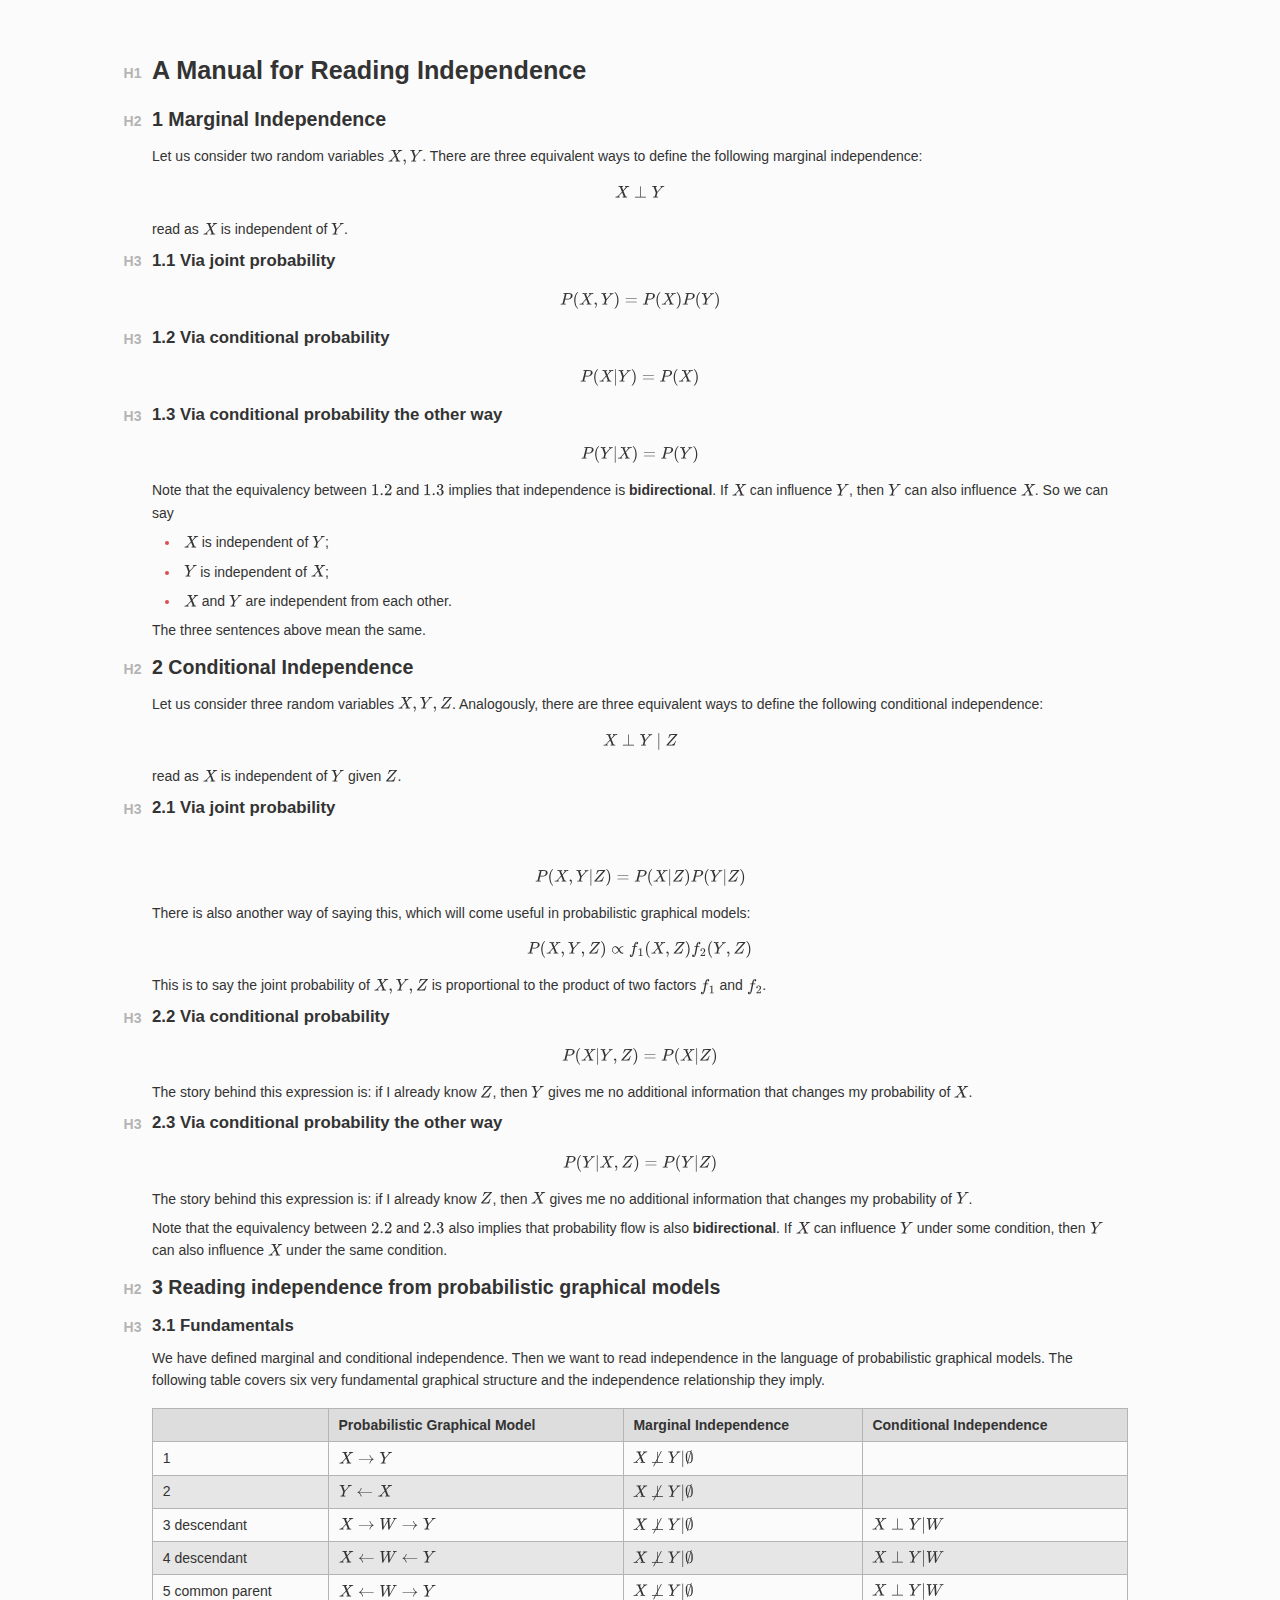
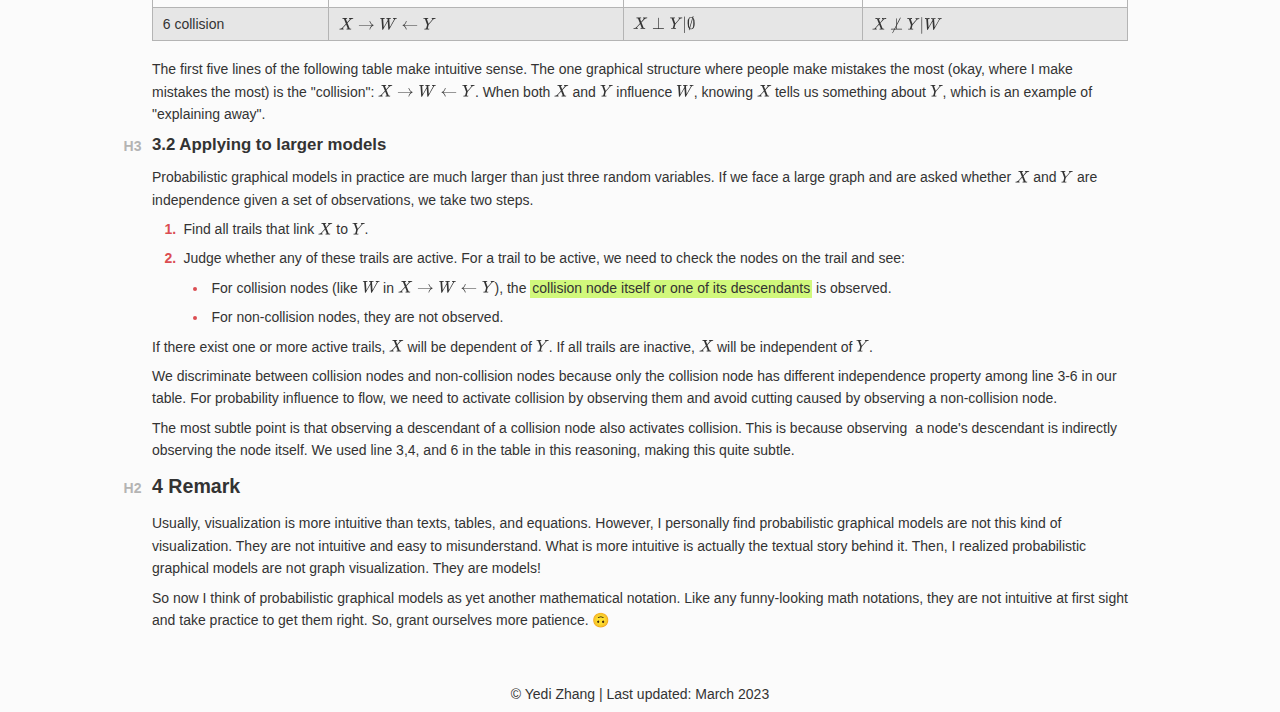
<file: independence.html>
<!doctype html>
<html>
<head>
<meta charset='UTF-8'><meta name='viewport' content='width=device-width initial-scale=1'>

<style type='text/css'>html {overflow-x: initial !important;}:root { --bg-color:#ffffff; --text-color:#333333; --select-text-bg-color:#B5D6FC; --select-text-font-color:auto; --monospace:"Lucida Console",Consolas,"Courier",monospace; --title-bar-height:20px; }
.mac-os-11 { --title-bar-height:28px; }
html { font-size: 14px; background-color: var(--bg-color); color: var(--text-color); font-family: "Helvetica Neue", Helvetica, Arial, sans-serif; -webkit-font-smoothing: antialiased; }
h1, h2, h3, h4, h5 { white-space: pre-wrap; }
body { margin: 0px; padding: 0px; height: auto; inset: 0px; font-size: 1rem; line-height: 1.42857; overflow-x: hidden; background: inherit; tab-size: 4; }
iframe { margin: auto; }
a.url { word-break: break-all; }
a:active, a:hover { outline: 0px; }
.in-text-selection, ::selection { text-shadow: none; background: var(--select-text-bg-color); color: var(--select-text-font-color); }
#write { margin: 0px auto; height: auto; width: inherit; word-break: normal; overflow-wrap: break-word; position: relative; white-space: normal; overflow-x: visible; padding-top: 36px; }
#write.first-line-indent p { text-indent: 2em; }
#write.first-line-indent li p, #write.first-line-indent p * { text-indent: 0px; }
#write.first-line-indent li { margin-left: 2em; }
.for-image #write { padding-left: 8px; padding-right: 8px; }
body.typora-export { padding-left: 30px; padding-right: 30px; }
.typora-export .footnote-line, .typora-export li, .typora-export p { white-space: pre-wrap; }
.typora-export .task-list-item input { pointer-events: none; }
@media screen and (max-width: 700px) {
  body.typora-export { padding-left: 0px; padding-right: 0px; }
  #write { padding-left: 20px; padding-right: 20px; }
}
#write li > figure:last-child { margin-bottom: 0.5rem; }
#write ol, #write ul { position: relative; }
img { max-width: 100%; vertical-align: middle; image-orientation: from-image; }
button, input, select, textarea { color: inherit; font: inherit; }
input[type="checkbox"], input[type="radio"] { line-height: normal; padding: 0px; }
*, ::after, ::before { box-sizing: border-box; }
#write h1, #write h2, #write h3, #write h4, #write h5, #write h6, #write p, #write pre { width: inherit; }
#write h1, #write h2, #write h3, #write h4, #write h5, #write h6, #write p { position: relative; }
p { line-height: inherit; }
h1, h2, h3, h4, h5, h6 { break-after: avoid-page; break-inside: avoid; orphans: 4; }
p { orphans: 4; }
h1 { font-size: 2rem; }
h2 { font-size: 1.8rem; }
h3 { font-size: 1.6rem; }
h4 { font-size: 1.4rem; }
h5 { font-size: 1.2rem; }
h6 { font-size: 1rem; }
.md-math-block, .md-rawblock, h1, h2, h3, h4, h5, h6, p { margin-top: 1rem; margin-bottom: 1rem; }
.hidden { display: none; }
.md-blockmeta { color: rgb(204, 204, 204); font-weight: 700; font-style: italic; }
a { cursor: pointer; }
sup.md-footnote { padding: 2px 4px; background-color: rgba(238, 238, 238, 0.7); color: rgb(85, 85, 85); border-radius: 4px; cursor: pointer; }
sup.md-footnote a, sup.md-footnote a:hover { color: inherit; text-transform: inherit; text-decoration: inherit; }
#write input[type="checkbox"] { cursor: pointer; width: inherit; height: inherit; }
figure { overflow-x: auto; margin: 1.2em 0px; max-width: calc(100% + 16px); padding: 0px; }
figure > table { margin: 0px; }
thead, tr { break-inside: avoid; break-after: auto; }
thead { display: table-header-group; }
table { border-collapse: collapse; border-spacing: 0px; width: 100%; overflow: auto; break-inside: auto; text-align: left; }
table.md-table td { min-width: 32px; }
.CodeMirror-gutters { border-right: 0px; background-color: inherit; }
.CodeMirror-linenumber { user-select: none; }
.CodeMirror { text-align: left; }
.CodeMirror-placeholder { opacity: 0.3; }
.CodeMirror pre { padding: 0px 4px; }
.CodeMirror-lines { padding: 0px; }
div.hr:focus { cursor: none; }
#write pre { white-space: pre-wrap; }
#write.fences-no-line-wrapping pre { white-space: pre; }
#write pre.ty-contain-cm { white-space: normal; }
.CodeMirror-gutters { margin-right: 4px; }
.md-fences { font-size: 0.9rem; display: block; break-inside: avoid; text-align: left; overflow: visible; white-space: pre; background: inherit; position: relative !important; }
.md-fences-adv-panel { width: 100%; margin-top: 10px; text-align: center; padding-top: 0px; padding-bottom: 8px; overflow-x: auto; }
#write .md-fences.mock-cm { white-space: pre-wrap; }
.md-fences.md-fences-with-lineno { padding-left: 0px; }
#write.fences-no-line-wrapping .md-fences.mock-cm { white-space: pre; overflow-x: auto; }
.md-fences.mock-cm.md-fences-with-lineno { padding-left: 8px; }
.CodeMirror-line, twitterwidget { break-inside: avoid; }
svg { break-inside: avoid; }
.footnotes { opacity: 0.8; font-size: 0.9rem; margin-top: 1em; margin-bottom: 1em; }
.footnotes + .footnotes { margin-top: 0px; }
.md-reset { margin: 0px; padding: 0px; border: 0px; outline: 0px; vertical-align: top; background: 0px 0px; text-decoration: none; text-shadow: none; float: none; position: static; width: auto; height: auto; white-space: nowrap; cursor: inherit; -webkit-tap-highlight-color: transparent; line-height: normal; font-weight: 400; text-align: left; box-sizing: content-box; direction: ltr; }
li div { padding-top: 0px; }
blockquote { margin: 1rem 0px; }
li .mathjax-block, li p { margin: 0.5rem 0px; }
li blockquote { margin: 1rem 0px; }
li { margin: 0px; position: relative; }
blockquote > :last-child { margin-bottom: 0px; }
blockquote > :first-child, li > :first-child { margin-top: 0px; }
.footnotes-area { color: rgb(136, 136, 136); margin-top: 0.714rem; padding-bottom: 0.143rem; white-space: normal; }
#write .footnote-line { white-space: pre-wrap; }
@media print {
  body, html { border: 1px solid transparent; height: 99%; break-after: avoid; break-before: avoid; font-variant-ligatures: no-common-ligatures; }
  #write { margin-top: 0px; border-color: transparent !important; padding-top: 0px !important; padding-bottom: 0px !important; }
  .typora-export * { -webkit-print-color-adjust: exact; }
  .typora-export #write { break-after: avoid; }
  .typora-export #write::after { height: 0px; }
  .is-mac table { break-inside: avoid; }
  #write > p:nth-child(1) { margin-top: 0px; }
  .typora-export-show-outline .typora-export-sidebar { display: none; }
  figure { overflow-x: visible; }
}
.footnote-line { margin-top: 0.714em; font-size: 0.7em; }
a img, img a { cursor: pointer; }
pre.md-meta-block { font-size: 0.8rem; min-height: 0.8rem; white-space: pre-wrap; background: rgb(204, 204, 204); display: block; overflow-x: hidden; }
p > .md-image:only-child:not(.md-img-error) img, p > img:only-child { display: block; margin: auto; }
#write.first-line-indent p > .md-image:only-child:not(.md-img-error) img { left: -2em; position: relative; }
p > .md-image:only-child { display: inline-block; width: 100%; }
#write .MathJax_Display { margin: 0.8em 0px 0px; }
.md-math-block { width: 100%; }
.md-math-block:not(:empty)::after { display: none; }
.MathJax_ref { fill: currentcolor; }
[contenteditable="true"]:active, [contenteditable="true"]:focus, [contenteditable="false"]:active, [contenteditable="false"]:focus { outline: 0px; box-shadow: none; }
.md-task-list-item { position: relative; list-style-type: none; }
.task-list-item.md-task-list-item { padding-left: 0px; }
.md-task-list-item > input { position: absolute; top: 0px; left: 0px; margin-left: -1.2em; margin-top: calc(1em - 10px); border: none; }
.math { font-size: 1rem; }
.md-toc { min-height: 3.58rem; position: relative; font-size: 0.9rem; border-radius: 10px; }
.md-toc-content { position: relative; margin-left: 0px; }
.md-toc-content::after, .md-toc::after { display: none; }
.md-toc-item { display: block; color: rgb(65, 131, 196); }
.md-toc-item a { text-decoration: none; }
.md-toc-inner:hover { text-decoration: underline; }
.md-toc-inner { display: inline-block; cursor: pointer; }
.md-toc-h1 .md-toc-inner { margin-left: 0px; font-weight: 700; }
.md-toc-h2 .md-toc-inner { margin-left: 2em; }
.md-toc-h3 .md-toc-inner { margin-left: 4em; }
.md-toc-h4 .md-toc-inner { margin-left: 6em; }
.md-toc-h5 .md-toc-inner { margin-left: 8em; }
.md-toc-h6 .md-toc-inner { margin-left: 10em; }
@media screen and (max-width: 48em) {
  .md-toc-h3 .md-toc-inner { margin-left: 3.5em; }
  .md-toc-h4 .md-toc-inner { margin-left: 5em; }
  .md-toc-h5 .md-toc-inner { margin-left: 6.5em; }
  .md-toc-h6 .md-toc-inner { margin-left: 8em; }
}
a.md-toc-inner { font-size: inherit; font-style: inherit; font-weight: inherit; line-height: inherit; }
.footnote-line a:not(.reversefootnote) { color: inherit; }
.reversefootnote { font-family: ui-monospace, sans-serif; }
.md-attr { display: none; }
.md-fn-count::after { content: "."; }
code, pre, samp, tt { font-family: var(--monospace); }
kbd { margin: 0px 0.1em; padding: 0.1em 0.6em; font-size: 0.8em; color: rgb(36, 39, 41); background: rgb(255, 255, 255); border: 1px solid rgb(173, 179, 185); border-radius: 3px; box-shadow: rgba(12, 13, 14, 0.2) 0px 1px 0px, rgb(255, 255, 255) 0px 0px 0px 2px inset; white-space: nowrap; vertical-align: middle; }
.md-comment { color: rgb(162, 127, 3); opacity: 0.6; font-family: var(--monospace); }
code { text-align: left; vertical-align: initial; }
a.md-print-anchor { white-space: pre !important; border-width: initial !important; border-style: none !important; border-color: initial !important; display: inline-block !important; position: absolute !important; width: 1px !important; right: 0px !important; outline: 0px !important; background: 0px 0px !important; text-decoration: initial !important; text-shadow: initial !important; }
.os-windows.monocolor-emoji .md-emoji { font-family: "Segoe UI Symbol", sans-serif; }
.md-diagram-panel > svg { max-width: 100%; }
[lang="flow"] svg, [lang="mermaid"] svg { max-width: 100%; height: auto; }
[lang="mermaid"] .node text { font-size: 1rem; }
table tr th { border-bottom: 0px; }
video { max-width: 100%; display: block; margin: 0px auto; }
iframe { max-width: 100%; width: 100%; border: none; }
.highlight td, .highlight tr { border: 0px; }
mark { background: rgb(255, 255, 0); color: rgb(0, 0, 0); }
.md-html-inline .md-plain, .md-html-inline strong, mark .md-inline-math, mark strong { color: inherit; }
.md-expand mark .md-meta { opacity: 0.3 !important; }
mark .md-meta { color: rgb(0, 0, 0); }
@media print {
  .typora-export h1, .typora-export h2, .typora-export h3, .typora-export h4, .typora-export h5, .typora-export h6 { break-inside: avoid; }
}
.md-diagram-panel .messageText { stroke: none !important; }
.md-diagram-panel .start-state { fill: var(--node-fill); }
.md-diagram-panel .edgeLabel rect { opacity: 1 !important; }
.md-fences.md-fences-math { font-size: 1em; }
.md-fences-advanced:not(.md-focus) { padding: 0px; white-space: nowrap; border: 0px; }
.md-fences-advanced:not(.md-focus) { background: inherit; }
.typora-export-show-outline .typora-export-content { max-width: 1440px; margin: auto; display: flex; flex-direction: row; }
.typora-export-sidebar { width: 300px; font-size: 0.8rem; margin-top: 80px; margin-right: 18px; }
.typora-export-show-outline #write { --webkit-flex:2; flex: 2 1 0%; }
.typora-export-sidebar .outline-content { position: fixed; top: 0px; max-height: 100%; overflow: hidden auto; padding-bottom: 30px; padding-top: 60px; width: 300px; }
@media screen and (max-width: 1024px) {
  .typora-export-sidebar, .typora-export-sidebar .outline-content { width: 240px; }
}
@media screen and (max-width: 800px) {
  .typora-export-sidebar { display: none; }
}
.outline-content li, .outline-content ul { margin-left: 0px; margin-right: 0px; padding-left: 0px; padding-right: 0px; list-style: none; overflow-wrap: anywhere; }
.outline-content ul { margin-top: 0px; margin-bottom: 0px; }
.outline-content strong { font-weight: 400; }
.outline-expander { width: 1rem; height: 1.42857rem; position: relative; display: table-cell; vertical-align: middle; cursor: pointer; padding-left: 4px; }
.outline-expander::before { content: ""; position: relative; font-family: Ionicons; display: inline-block; font-size: 8px; vertical-align: middle; }
.outline-item { padding-top: 3px; padding-bottom: 3px; cursor: pointer; }
.outline-expander:hover::before { content: ""; }
.outline-h1 > .outline-item { padding-left: 0px; }
.outline-h2 > .outline-item { padding-left: 1em; }
.outline-h3 > .outline-item { padding-left: 2em; }
.outline-h4 > .outline-item { padding-left: 3em; }
.outline-h5 > .outline-item { padding-left: 4em; }
.outline-h6 > .outline-item { padding-left: 5em; }
.outline-label { cursor: pointer; display: table-cell; vertical-align: middle; text-decoration: none; color: inherit; }
.outline-label:hover { text-decoration: underline; }
.outline-item:hover { border-color: rgb(245, 245, 245); background-color: var(--item-hover-bg-color); }
.outline-item:hover { margin-left: -28px; margin-right: -28px; border-left: 28px solid transparent; border-right: 28px solid transparent; }
.outline-item-single .outline-expander::before, .outline-item-single .outline-expander:hover::before { display: none; }
.outline-item-open > .outline-item > .outline-expander::before { content: ""; }
.outline-children { display: none; }
.info-panel-tab-wrapper { display: none; }
.outline-item-open > .outline-children { display: block; }
.typora-export .outline-item { padding-top: 1px; padding-bottom: 1px; }
.typora-export .outline-item:hover { margin-right: -8px; border-right: 8px solid transparent; }
.typora-export .outline-expander::before { content: "+"; font-family: inherit; top: -1px; }
.typora-export .outline-expander:hover::before, .typora-export .outline-item-open > .outline-item > .outline-expander::before { content: "−"; }
.typora-export-collapse-outline .outline-children { display: none; }
.typora-export-collapse-outline .outline-item-open > .outline-children, .typora-export-no-collapse-outline .outline-children { display: block; }
.typora-export-no-collapse-outline .outline-expander::before { content: "" !important; }
.typora-export-show-outline .outline-item-active > .outline-item .outline-label { font-weight: 700; }
.md-inline-math-container mjx-container { zoom: 0.95; }
mjx-container { break-inside: avoid; }



/* CodeMirror Dracula theme */
:root {
  --bg-color: #fbfbfb;
  --text-color: #333;
  --md-char-color: #b4b4b4;
  --meta-content-color: #757575;
  --table-border-color: #b4b4b4;
  --select-text-bg-color: #fbb6b7;
  --primary-color: #db4d52;
  --primary-btn-border-color: #be2f34;
  --primary-btn-text-color: #333;
  --window-border: 1px solid #16161a;
  --active-file-bg-color: #16161a;
  --active-file-text-color: inherit;
  --active-file-border-color: #757575;
  --active-search-item-bg-color: #23242b;
  --side-bar-bg-color: #2e3235;
  --item-hover-bg-color: #ececec;
  --item-hover-text-color: inherit;
  --search-select-text-color: #333;
  --search-select-bg-color: #db4d5270;
  --rawblock-edit-panel-bd: #ddd;
  --monospace: 'Fira Mono', 'Cousine', 'Consolas', monospace;
  --node-fill: #fbfbfb;
  --node-border: #0000001a;
}

html, body {
  font-family: 'Helvetica', 'Georgia', 'Avenir Next LT Pro', 'Lato', sans-serif;
}

body {
  font-size: 1em;
}

h1, h2, h3, h4, h5, h6 {
  font-family: 'Helvetica', 'Georgia', serif;
}

p {
  margin: .5rem 0;
}

a {
  color: #db4d52;
}

del {
  color: #b4b4b4;
}

mark {
  padding: 0 2px 2px;
  background: #c7f661d3;
  color: inherit;
}

blockquote {
  position: relative;
  margin: 1rem 0 1rem 2rem;
  font-family: 'Helvetica', 'Georgia', serif;
  color: #827676;
}

blockquote::before {
  content: '';
  position: absolute;
  left: -2rem;
  height: 100%;
  width: .25rem;
  background: #db4d52;
}

code,
.md-fences,
tt {
  font-family: 'Fira Mono', 'Cousine', 'Consolas', monospace;
  font-size: 1rem;
}

code {
  font-size: .9em;
  border: 1px solid #0000001a;
  border-radius: .25rem;
  padding: 1px .25rem;
  background: #fafafa;
}

kbd {
  font-family: 'Fira Mono', 'Cousine', 'Consolas', monospace;
  font-size: .875rem;
  border: 2px solid #0000001a;
  background: #f7f7f7;
  color: #333;
  box-shadow: none;
}

hr {
  border-color: #b4b4b4;
}

table {
  border: 1px solid #b4b4b4;
  margin: 1rem 0;
}

table tr:nth-child(2n) {
  background: #ddd;
}

thead {
  background: #ddd;
}

td, th {
  padding: .35rem .7rem;
  border: 1px solid #b4b4b4;
}

#write {
  position: static;
  width: 90%;
  max-width: 80%;
  line-height: 1.6;
  transform: none;
}

#write h1, #write h2, #write h3, #write h4, #write h5, #write h6, #write p, #write pre {
  width: auto;
}

#write h1::before, #write h2::before, #write h3::before, #write h4::before, #write h5::before, #write h6::before {
  position: absolute;
  left: auto;
  right: calc(100% + .75em);
  top: 0;
  color: #b4b4b4;
  font-size: 1rem;
  font-weight: bold;
  font-variant: 'small-caps';
}

#write h1 {
  font-size: 1.8rem;
  margin: 1rem 0;
}

#write h1::before {
  content: 'H1';
  top: .87rem;
}

#write h2 {
  font-size: 1.4rem;
  margin: .7rem 0;
}

#write h2::before {
  content: 'H2';
  top: .43rem;
}

#write h3 {
  font-size: 1.2rem;
  margin: .5rem 0;
}

#write h3::before {
  content: 'H3';
  top: .2rem;
}

#write h4 {
  font-size: 1.1rem;
  margin: .2rem 0;
}

#write h4::before {
  content: 'H4';
  top: .07rem;
}

#write h5, #write h6 {
  font-size: 1rem;
  margin: 0;
}

#write h5::before {
  content: 'H5';
}

#write h6::before {
  content: 'H6';
}

#write > h1.md-focus::before,
#write > h2.md-focus::before,
#write > h3.md-focus::before,
#write > h4.md-focus::before,
#write > h5.md-focus::before,
#write > h6.md-focus::before {
  color: #757575;
  padding: 0;
  border: 0;
  line-height: inherit;
}

#write ol, #write ul {
  padding-left: 2rem;
  margin: .5rem 0;
}

#write ol > li, #write ul > li {
  color: #db4d52;
  font-weight: bold;
}

#write ol > li > *, #write ul > li > * {
  color: #333;
  font-weight: normal;
}

#write ol > li > *:not(ol):not(ul), #write ul > li > *:not(ol):not(ul) {
  padding-left: .25rem;
}

#write ul {
  list-style-type: disc;
}

#write .md-task-list-item > input {
  -webkit-appearance: initial;
  display: block;
  position: absolute;
  border: 1px solid #b4b4b4;
  border-radius: .25rem;
  margin-top: .1rem;
  margin-left: -1.8rem;
  height: 1.2rem;
  width: 1.2rem;
  transition: background 0.3s;
}

#write .md-task-list-item > input:focus {
  outline: none;
  box-shadow: none;
}

#write .md-task-list-item > input:hover {
  background: #ddd;
}

#write .md-task-list-item > input[checked]::before {
  content: '';
  position: absolute;
  top: 20%;
  left: 50%;
  height: 60%;
  width: 2px;
  transform: rotate(40deg);
  background: #333;
}

#write .md-task-list-item > input[checked]::after {
  content: '';
  position: absolute;
  top: 46%;
  left: 25%;
  height: 30%;
  width: 2px;
  transform: rotate(-40deg);
  background: #333;
}

#write .md-task-list-item > p {
  transition: color 0.3s, opacity 0.3s;
}

#write .md-task-list-item.task-list-done > p {
  color: #b4b4b4;
  text-decoration: line-through;
}

#write .md-task-list-item.task-list-done > p > .md-emoji {
  opacity: .5;
}

#write .md-task-list-item.task-list-done > p > .md-link > a {
  opacity: .6;
}

#write .md-meta-block {
  background-color: transparent;
  border-bottom: 1px solid #b4b4b4;
  padding-bottom: 1rem;
  opacity: .8;
}

#write .md-table-edit {
  border-top: 1px solid #b4b4b4;
  margin-top: -29px !important;
  padding: 3px 0;
}

#write .md-grid-board a.md-active, #write .md-grid-board a:hover {
  background: #db4d52;
  color: #b4b4b4;
}

#write .md-grid-board tr[row='1'] a.md-active, #write .md-grid-board tr[row='1'] a:hover {
  background: #be2f34;
  color: #b4b4b4;
}

#write .btn-group .btn + .btn {
  margin-left: 0;
}

#write .btn-default.active, #write .btn-default.focus, #write .btn-default:active, #write .btn-default:focus, #write .btn-default:hover,
.open > #write .btn-default.dropdown-toggle {
  background: transparent;
  color: inherit;
}

#write .typora-table-drag-area::after {
  content: '';
  position: absolute;
  border: 2px solid #333;
  opacity: 0;
  transition: opacity .4s;
}

#typora-table-row-tracker #write .typora-table-drag-area::after,
#typora-table-col-tracker #write .typora-table-drag-area::after {
  opacity: 1;
}

#typora-table-row-tracker #write .typora-table-drag-area::after {
  top: 0;
  left: 50%;
  transform: translateX(-50%);
  width: 0;
  height: 100%;
}

#typora-table-col-tracker #write .typora-table-drag-area::after {
  top: 50%;
  left: 0;
  transform: translateY(-50%);
  width: 100%;
  height: 0;
}

#write .md-toc-tooltip {
  z-index: 10;
}

#write .md-toc-item {
  font-size: 1.1rem;
  color: var(--primary-btn-border-color);
}

#write .md-toc-h1 {
  font-family: 'Adelle', 'Times New Roman', serif;
  font-size: 1.3rem;
}

#write .md-toc-h2 {
  font-size: 1.2rem;
}

#write .md-footnote {
  font-family: 'Adelle', 'Times New Roman', serif;
  font-size: .8em;
  border: 1px solid #ddd;
  padding: 0 4px;
  background: #f0f0f0;
  color: #333;
}

#write .md-def-split {
  min-width: 1ch;
}

#write .md-def-name::before, #write .md-def-name::after {
  color: #757575;
}

#write .md-image > .md-meta {
  color: #757575;
}

#write .md-rawblock-tooltip {
  top: -1.5rem;
  height: 1.5rem;
  padding: .25rem;
}

#write .md-search-hit {
  background: #db4d5230;
  border-radius: .125rem;
}

#write .md-search-select {
  background: #db4d5270;
  border: 1px solid #9292928f;
  padding: 0 1px;
}

#write pre[lang="mermaid"] .md-diagram-panel {
  border-color: #0000001a;
}

#write pre[lang="mermaid"] tspan {
  fill: #333;
}

#write pre[lang="mermaid"][mermaid-type="graph"] path.path ~ defs marker {
  fill: #333;
}

#write pre[lang="mermaid"][mermaid-type="graph"] .cluster rect {
  fill: transparent !important;
  stroke: #0000001a !important;
}

#write pre[lang="mermaid"][mermaid-type="gantt"] .section1 {
  fill: transparent;
}

#write pre[lang="mermaid"][mermaid-type="gantt"] .section2 {
  fill: #ddd;
}

#write pre[lang="mermaid"][mermaid-type="gantt"] .section3 {
  fill: transparent;
}

#write pre[lang="mermaid"][mermaid-type="gantt"] .section4 {
  fill: #ddd;
}

#write pre[lang="mermaid"][mermaid-type="gantt"] .section5 {
  fill: transparent;
}

#write pre[lang="mermaid"][mermaid-type="gantt"] .section6 {
  fill: #ddd;
}

#write pre[lang="mermaid"][mermaid-type="gantt"] .section7 {
  fill: transparent;
}

#write pre[lang="mermaid"][mermaid-type="gantt"] .section8 {
  fill: #ddd;
}

#write pre[lang="mermaid"][mermaid-type="gantt"] .section9 {
  fill: transparent;
}

#write pre[lang="mermaid"][mermaid-type="gantt"] .section10 {
  fill: #ddd;
}

#write pre[lang="mermaid"][mermaid-type="gantt"] .section11 {
  fill: transparent;
}

#write pre[lang="mermaid"][mermaid-type="gantt"] .section12 {
  fill: #ddd;
}

#write pre[lang="mermaid"][mermaid-type="gantt"] .section13 {
  fill: transparent;
}

#write pre[lang="mermaid"][mermaid-type="gantt"] .section14 {
  fill: #ddd;
}

#write pre[lang="mermaid"][mermaid-type="gantt"] .section15 {
  fill: transparent;
}

#write pre[lang="mermaid"][mermaid-type="gantt"] .section16 {
  fill: #ddd;
}

#write pre[lang="mermaid"][mermaid-type="gantt"] .section17 {
  fill: transparent;
}

#write pre[lang="mermaid"][mermaid-type="gantt"] .section18 {
  fill: #ddd;
}

#write pre[lang="mermaid"][mermaid-type="gantt"] .section19 {
  fill: transparent;
}

#write pre[lang="mermaid"][mermaid-type="gantt"] .task {
  fill: #bfbee2;
  stroke: #9d9bce;
}

#write pre[lang="mermaid"][mermaid-type="gantt"] .task[class*="done"] {
  fill: #d5d5d5;
  stroke: #929292;
}

#write pre[lang="mermaid"][mermaid-type="gantt"] .task[class*="active"] {
  fill: #bcc0ff;
  stroke: #7f7ccd;
}

#write pre[lang="mermaid"][mermaid-type="gantt"] .task[class*="crit"] {
  fill: #ebb5bd;
  stroke: #d45c62;
}

#write pre[lang="mermaid"][mermaid-type="gantt"] .task[class*="Crit"] {
  stroke: #d45c62;
}

#write pre[lang="mermaid"][mermaid-type="gantt"] text {
  fill: #333;
}

#write pre[lang="mermaid"][mermaid-type="gantt"] text[class*="activeText"], #write pre[lang="mermaid"][mermaid-type="gantt"] text[class*="activeCritText"] {
  fill: #333 !important;
  font-weight: bold;
}

#write pre[lang="mermaid"][mermaid-type="gantt"] text[class*="doneText"], #write pre[lang="mermaid"][mermaid-type="gantt"] text[class*="doneCritText"] {
  fill: #b4b4b4 !important;
}

#write pre[lang="mermaid"][mermaid-type="gantt"] .grid .tick line {
  stroke: #333;
}

.modal-content .modal-header, .modal-content .modal-footer {
  border-color: #b4b4b4;
}

.modal-content input, .modal-content button.btn-default {
  border-color: #b4b4b4;
}

.modal-content input {
  background: transparent;
}

#typora-quick-open {
  top: 32px;
  width: 40%;
  min-width: 420px;
  transform: translateX(-50%);
  margin-left: 0;
}

.mac-seamless-mode #typora-quick-open {
  top: 50px;
}

#typora-quick-open #typora-quick-open-input input {
  border-color: #db4d52;
}

#typora-quick-open .ty-quick-open-category-list-inner {
  position: relative;
}

#typora-quick-open .ty-quick-open-category-title {
  height: auto;
  padding-top: 4px;
  padding-left: 12px;
}

#typora-quick-open .typora-quick-open-item {
  display: flex;
  flex-direction: column;
  justify-content: center;
  padding-bottom: 2px;
  cursor: pointer;
}

#typora-quick-open .typora-quick-open-item:not(.active):hover {
  background: #23242b;
}

#typora-quick-open .typora-quick-open-item.active:before {
  content: '⟩';
  position: absolute;
  left: 8px;
  font-weight: bold;
  padding-bottom: 5px;
}

#typora-quick-open .typora-quick-open-item-path {
  margin-top: -2px;
}

#toc-dropmenu {
  padding: .25em 0;
  background: #fbfbfb;
}

#toc-dropmenu .outline-title-divider {
  display: none;
}

.outline-label:hover {
  text-decoration: none;
}

.ty-tooltip {
  background: #fbfbfb;
  color: #333;
  border-color: #00000040;
}

.code-tooltip.md-f-tooltip, .code-tooltip.md-f-tooltip .md-arrow::after {
  background: #222 !important;
  color: #f0f0f0 !important;
}

.code-tooltip.md-f-tooltip a {
  color: #db4d52;
}

.on-focus-mode .md-end-block:not(.md-focus):not(.md-focus-container), .on-focus-mode .md-end-block:not(.md-focus):not(.md-focus-container) *, .on-focus-mode .md-end-block:not(.md-focus):not(.md-focus-container) ol, .on-focus-mode .md-end-block:not(.md-focus):not(.md-focus-container) ul {
  color: #b4b4b4 !important;
}

.on-focus-mode .md-end-block:not(.md-focus):not(.md-focus-container) img, .on-focus-mode .md-end-block:not(.md-focus):not(.md-focus-container) .md-footnote, .on-focus-mode .md-end-block:not(.md-focus):not(.md-focus-container) .md-emoji {
  opacity: .5;
}

.on-focus-mode .md-end-block:not(.md-focus):not(.md-focus-container) mark {
  background: #ddd;
}

.on-focus-mode blockquote .md-end-block:not(.md-focus):not(.md-focus-container)::before {
  opacity: .5;
}

.on-focus-mode li:not(.md-focus-container)::before {
  opacity: .5;
}

#typora-sidebar {
  border-right: 1px solid #19191c;
}

#typora-sidebar .sidebar-tabs {
  font-family: 'Adelle', 'Times New Roman', serif;
  border-bottom: 1px solid #19191c;
}

#typora-sidebar .file-list-item-file-name {
  font-family: 'Adelle', 'Times New Roman', serif;
  font-size: 1.2em;
}

#typora-sidebar #file-library-search-input {
  background: #2e3235;
}

#typora-sidebar #file-library-search .file-list-item-file-name {
  font-size: 1.1rem;
}

#typora-sidebar #file-library-search .ty-search-item.active {
  background: #23242b;
}

#typora-sidebar .file-list-item-summary,
#typora-sidebar .ty-search-item-line {
  font-family: 'Avenir Next LT Pro', 'Lato', sans-serif;
}

#typora-sidebar .ty-file-search-match-text,
#typora-sidebar .ty-outline-hit {
  font-weight: bold;
  background: transparent;
}

#typora-sidebar #outline-content {
  line-height: 1.4em;
}

#typora-sidebar #outline-content .outline-h1 > .outline-item {
  font-family: 'Adelle', 'Times New Roman', serif;
}

#typora-sidebar #outline-content .outline-h1 > .outline-item {
  padding-left: 0em;
}

#typora-sidebar #outline-content .outline-h2 > .outline-item {
  padding-left: 0.75em;
}

#typora-sidebar #outline-content .outline-h3 > .outline-item {
  padding-left: 1.5em;
}

#typora-sidebar #outline-content .outline-h4 > .outline-item {
  padding-left: 2.25em;
}

#typora-sidebar #outline-content .outline-h5 > .outline-item {
  padding-left: 3em;
}

#typora-sidebar #outline-content .outline-h6 > .outline-item {
  padding-left: 3.75em;
}

#typora-sidebar #outline-content .outline-item:hover {
  background: #202020;
}

#typora-sidebar .outline-title-wrapper,
#typora-sidebar .outline-item-wrapper.outline-h1 > .outline-item {
  font-family: 'Adelle', 'Times New Roman', serif;
}

#typora-sidebar .file-library-node,
#typora-sidebar .file-library-node .file-node-background {
  transition: background .4s;
}

#typora-sidebar .file-tree-node {
  padding-left: .75em;
}

#typora-sidebar .file-tree-node i, #typora-sidebar .file-tree-node span {
  vertical-align: middle;
}

#typora-sidebar .file-tree-node .file-node-icon, #typora-sidebar .file-tree-node .file-node-title {
  margin-left: 2px;
}

#typora-sidebar .file-tree-node .file-tree-node:not(.file-library-file-node) > .file-node-content {
  font-style: italic;
}

#typora-sidebar .file-tree-node.file-node-root > .file-node-content {
  font-weight: bold;
  font-style: italic;
}

#typora-sidebar .file-tree-node.file-library-file-node:not(.active):hover .file-node-background,
#typora-sidebar .file-list-item.file-library-node:not(.active):hover {
  background: #202020;
}

#typora-sidebar .file-tree-node.file-library-file-node.active .file-node-background,
#typora-sidebar .file-list-item.file-library-file-node.active {
  border-left: 5px solid #db4d52;
}

#typora-sidebar .blink-area {
  animation: none;
}

#typora-sidebar #ty-sidebar-footer {
  border-top: 1px solid #19191c;
}

#typora-sidebar #ty-sidebar-footer .sidebar-footer-item {
  transition: background .3s;
}

#typora-sidebar #ty-sidebar-footer .sidebar-footer-item:hover {
  background: #202020;
}

#typora-sidebar #ty-sidebar-footer #sidebar-files-menu .menuitem-group-label {
  font-style: italic;
}

#typora-sidebar #ty-sidebar-footer #sidebar-files-menu .show + .menuitem-group-label.show {
  border-color: #202020;
}

#typora-sidebar #ty-sidebar-footer #sidebar-files-menu li > a:hover {
  background: #202020;
}

#typora-sidebar #ty-sidebar-footer #sidebar-files-menu .ty-side-sort-btn {
  cursor: pointer;
}

#typora-sidebar #ty-sidebar-footer #sidebar-files-menu .ty-side-sort-btn.active, #typora-sidebar #ty-sidebar-footer #sidebar-files-menu .ty-side-sort-btn:hover {
  color: #db4d52;
}

#typora-sidebar #ty-sidebar-footer #sidebar-files-menu .ty-side-sort-btn.active {
  background: #16161a;
}

.dropdown-menu:not(.megamenu-menu-list):not(#sidebar-files-menu) {
  background: #fbfbfb;
  color: #333;
}

.dropdown-menu:not(.megamenu-menu-list):not(#sidebar-files-menu) .divider {
  border-color: #e6e6e6;
}

.dropdown-menu:not(.megamenu-menu-list):not(#sidebar-files-menu) .active a,
.dropdown-menu:not(.megamenu-menu-list):not(#sidebar-files-menu) .has-extra-menu.active a {
  background: #e6e6e6 !important;
}

.dropdown-menu:not(.megamenu-menu-list):not(#sidebar-files-menu) .has-btn-submenu .menu-style-btn.active {
  background: #333;
  color: #fbfbfb;
  cursor: pointer;
}

#footer-word-count-info .ty-footer-word-count-all tr:hover,
#ty-spell-check-dict-missing-menu li:hover {
  background: #e6e6e6 !important;
}

.ty-spell-check-panel-item.ty-active, .ty-spell-check-panel-item:hover {
  background: #e6e6e6 !important;
}

.btn-default:hover {
  background: #ddd;
}

footer.ty-footer {
  border-top: 0;
}

.typora-sourceview-on #toggle-sourceview-btn {
  background: #fbfbfb;
}

.footer-item:hover {
  background: #e6e6e6 !important;
}

#outline-btn:hover {
  color: inherit;
}

.form-control:focus {
  border-color: #db4d52;
  box-shadow: inset 0 1px 1px rgba(0, 0, 0, 0.075), 0 0 2px #db4d52;
}

.megamenu-opened header {
  background-image: none;
}

#top-titlebar, #top-titlebar * {
  color: inherit;
}

#megamenu-content {
  padding-top: 28px;
  background: #fbfbfb;
  color: #333;
}

#megamenu-content .long-btn {
  border-color: #9292928f;
  transition: border-color .4s;
}

#megamenu-content .long-btn:hover {
  border-color: #db4d52;
  background: #eee;
  color: inherit !important;
}

#megamenu-menu-panel:not(:first-of-type) {
  margin-top: 48px;
}

#recent-file-panel-action-btn {
  background: inherit;
  border-color: #9292928f;
  transition: all .4s;
}

#recent-file-panel-action-btn:hover {
  border-color: #db4d52;
  background: #eee;
  color: inherit;
}

#recent-document-table {
  background-color: inherit;
}

#recent-file-panel tbody tr:nth-child(2n-1) {
  background-color: inherit;
}

#recent-file-panel tbody tr:hover {
  background-color: #eee !important;
}

#recent-file-panel tbody tr:hover td:nth-child(1) {
  color: inherit;
}

#megamenu-menu-sidebar {
  background-color: #2e3235;
  color: #333;
}

.megamenu-menu-header,
.megamenu-menu-list li:not(.saved) a {
  transition: all .4s;
}

.megamenu-menu-header {
  border-bottom: 1px solid #16161a;
}

.megamenu-menu-header:hover {
  background: #161819;
}

.megamenu-menu-list li:not(.saved) a:not(.active):hover,
.megamenu-menu-list li a.active {
  background: #101010 !important;
}

#m-saved {
  background: inherit;
  color: inherit;
}

#megamenu-menu-list {
  margin: 0;
}

.theme-preview-div {
  transition: all .4s;
}

.theme-preview-div:hover {
  border: 4px solid #be2f34;
}

.theme-preview-div.active, .theme-preview-div.active:hover {
  border: 4px solid #db4d52;
}

.theme-preview-div.active i {
  color: #db4d52;
}

.ty-preferences .window {
  background: #fbfbfb;
}

.ty-preferences .nav-group-item {
  background: transparent;
  color: #333;
  cursor: pointer;
}

.ty-preferences .nav-group-item:not(.active):hover {
  background: #eee;
  color: inherit;
}

.ty-preferences .nav-group-item:active, .ty-preferences .nav-group-item.active {
  background: #ddd;
  color: inherit;
}

.ty-preferences .btn-default {
  background: transparent;
  color: inherit;
  border-color: #9292928f;
  cursor: pointer;
}

.ty-preferences .btn-default:hover {
  border-color: #db4d52;
  background: #eee !important;
  color: inherit;
}

.ty-preferences .btn-default:active, .ty-preferences .btn-default.active {
  background: #ddd;
}

.ty-preferences select,
.ty-preferences ul.dropdown-menu {
  border-color: #9292928f;
  background: #fbfbfb;
}

.ty-preferences ul.dropdown-menu li {
  background: #fbfbfb;
}

.ty-preferences ul.dropdown-menu li:hover {
  background: #eee;
}

.cm-s-typora-default .cm-s-inner.CodeMirror-line {
  border: 0 !important;
}

#write > p:first-child:empty {
  position: static;
}

#write > p:only-child:empty::before {
  content: '';
  display: block;
  position: absolute;
  top: 0;
  left: 0;
  right: 0;
  bottom: 0;
  background: url("file:///C://Users//15973//AppData//Roaming//Typora/themes/ursine/night.png") no-repeat 45% 90% transparent;
  background-size: cover;
  -webkit-background-size: cover;
  -moz-background-size: cover;
  -o-background-size: cover;
}

@media print {
  #write ol > li,
  #write ul > li {
    color: #333;
  }
  #write ol > li, #write ul > li {
    color: #333;
  }
  #write ol > li > strong > *, #write ol > li > b > *, #write ul > li > strong > *, #write ul > li > b > * {
    font-weight: bold;
  }
}

/* CodeMirror 3024 Day theme */
.cm-s-inner {
  padding: .25rem;
  border: 1px solid #0000001a !important;
  border-radius: .25rem;
}

.cm-s-inner.CodeMirror, .cm-s-inner .CodeMirror-gutters {
  background-color: #fafafa !important;
  color: #3a3432 !important;
  border: none;
}

.cm-s-inner .CodeMirror-gutters {
  width: 5ch;
  color: #6d8a88;
}

.cm-s-inner .CodeMirror-cursor {
  border-left: solid thin #5c5855 !important;
}

.cm-s-inner .CodeMirror-linenumber {
  width: 4ch !important;
  color: #807d7c;
}

.cm-s-inner .CodeMirror-line::selection, .cm-s-inner .CodeMirror-line::-moz-selection,
.cm-s-inner .CodeMirror-line > span::selection,
.cm-s-inner .CodeMirror-line > span::-moz-selection,
.cm-s-inner .CodeMirror-line > span > span::selection,
.cm-s-inner .CodeMirror-line > span > span::-moz-selection {
  background: #d6d5d4;
}

.cm-s-inner span.cm-comment {
  color: #cdab53;
}

.cm-s-inner span.cm-string, .cm-s-inner span.cm-string-2 {
  color: #f2b01d;
}

.cm-s-inner span.cm-number {
  color: #a16a94;
}

.cm-s-inner span.cm-variable {
  color: #01a252;
}

.cm-s-inner span.cm-variable-2 {
  color: #01a0e4;
}

.cm-s-inner span.cm-def {
  color: #e8bbd0;
}

.cm-s-inner span.cm-operator {
  color: #ff79c6;
}

.cm-s-inner span.cm-keyword {
  color: #db2d20;
}

.cm-s-inner span.cm-atom {
  color: #a16a94;
}

.cm-s-inner span.cm-meta {
  color: inherit;
}

.cm-s-inner span.cm-tag {
  color: #db2d20;
}

.cm-s-inner span.cm-attribute {
  color: #01a252;
}

.cm-s-inner span.cm-qualifier {
  color: #50fa7b;
}

.cm-s-inner span.cm-property {
  color: #01a252;
}

.cm-s-inner span.cm-builtin {
  color: #50fa7b;
}

.cm-s-inner span.cm-variable-3, .cm-s-inner span.cm-type {
  color: #ffb86c;
}

.cm-s-inner span.cm-bracket {
  color: #3a3432;
}

.cm-s-inner span.cm-link {
  color: #a16a94;
}

.cm-s-inner span.cm-error {
  background: #db2d20;
  color: #5c5855;
}

.md-fences.md-focus .cm-s-inner .CodeMirror-activeline-background {
  background: #e8f2ff;
}

.cm-s-inner .CodeMirror-matchingbracket {
  text-decoration: underline;
  color: #a16a94 !important;
}

.cm-s-inner .CodeMirror-selected, .cm-s-inner .CodeMirror-selectedtext {
  background: #d5e2f4 !important;
  color: inherit;
  text-shadow: none;
}

#fences-auto-suggest .active {
  background: #ddd;
}

#write .code-tooltip {
  bottom: initial;
  top: calc(100% - 1px);
  background: #f7f7f7;
  border: 1px solid #ddd;
  border-top: 0;
}

.auto-suggest-container {
  border-color: #b4b4b4;
}

.auto-suggest-container .autoComplt-hint.active {
  background: #b4b4b4;
  color: inherit;
}

table tr:nth-child(2n) {
  background: #e6e6e6;
}

sup.md-footnote {
  background: #ddd;
}

#typora-sidebar * {
  color: #f0f0f0;
}

#typora-sidebar * .file-tree-rename-input {
  color: #333;
}

#typora-sidebar * code {
  background: #0000001a;
  border-color: #ffffff26;
}

#typora-quick-open * {
  color: #f0f0f0;
}

#typora-quick-open input {
  color: #333;
}

#megamenu-menu-sidebar {
  color: #f0f0f0 !important;
}

.megamenu-menu-list li:not(.saved) a:not(.active):hover,
.megamenu-menu-list li a.active {
  color: #f0f0f0 !important;
}

#write > p:first-child:not(:only-child)::before, #write > p:only-child::before {
  background: url("file:///C://Users//15973//AppData//Roaming//Typora/themes/ursine/day.png") no-repeat 55% 90% transparent;
  background-size: cover;
}



mjx-container[jax="SVG"] {
  direction: ltr;
}

mjx-container[jax="SVG"] > svg {
  overflow: visible;
  min-height: 1px;
  min-width: 1px;
}

mjx-container[jax="SVG"] > svg a {
  fill: blue;
  stroke: blue;
}

mjx-assistive-mml {
  position: absolute !important;
  top: 0px;
  left: 0px;
  clip: rect(1px, 1px, 1px, 1px);
  padding: 1px 0px 0px 0px !important;
  border: 0px !important;
  display: block !important;
  width: auto !important;
  overflow: hidden !important;
  -webkit-touch-callout: none;
  -webkit-user-select: none;
  -khtml-user-select: none;
  -moz-user-select: none;
  -ms-user-select: none;
  user-select: none;
}

mjx-assistive-mml[display="block"] {
  width: 100% !important;
}

mjx-container[jax="SVG"][display="true"] {
  display: block;
  text-align: center;
  margin: 1em 0;
}

mjx-container[jax="SVG"][display="true"][width="full"] {
  display: flex;
}

mjx-container[jax="SVG"][justify="left"] {
  text-align: left;
}

mjx-container[jax="SVG"][justify="right"] {
  text-align: right;
}

g[data-mml-node="merror"] > g {
  fill: red;
  stroke: red;
}

g[data-mml-node="merror"] > rect[data-background] {
  fill: yellow;
  stroke: none;
}

g[data-mml-node="mtable"] > line[data-line], svg[data-table] > g > line[data-line] {
  stroke-width: 70px;
  fill: none;
}

g[data-mml-node="mtable"] > rect[data-frame], svg[data-table] > g > rect[data-frame] {
  stroke-width: 70px;
  fill: none;
}

g[data-mml-node="mtable"] > .mjx-dashed, svg[data-table] > g > .mjx-dashed {
  stroke-dasharray: 140;
}

g[data-mml-node="mtable"] > .mjx-dotted, svg[data-table] > g > .mjx-dotted {
  stroke-linecap: round;
  stroke-dasharray: 0,140;
}

g[data-mml-node="mtable"] > g > svg {
  overflow: visible;
}

[jax="SVG"] mjx-tool {
  display: inline-block;
  position: relative;
  width: 0;
  height: 0;
}

[jax="SVG"] mjx-tool > mjx-tip {
  position: absolute;
  top: 0;
  left: 0;
}

mjx-tool > mjx-tip {
  display: inline-block;
  padding: .2em;
  border: 1px solid #888;
  font-size: 70%;
  background-color: #F8F8F8;
  color: black;
  box-shadow: 2px 2px 5px #AAAAAA;
}

g[data-mml-node="maction"][data-toggle] {
  cursor: pointer;
}

mjx-status {
  display: block;
  position: fixed;
  left: 1em;
  bottom: 1em;
  min-width: 25%;
  padding: .2em .4em;
  border: 1px solid #888;
  font-size: 90%;
  background-color: #F8F8F8;
  color: black;
}

foreignObject[data-mjx-xml] {
  font-family: initial;
  line-height: normal;
  overflow: visible;
}

mjx-container[jax="SVG2"] path[data-c], mjx-container[jax="SVG2"] use[data-c] {
  stroke-width: 3;
}

g[data-mml-node="xypic"] path {
  stroke-width: inherit;
}

.MathJax g[data-mml-node="xypic"] path {
  stroke-width: inherit;
}
mjx-container[jax="SVG"] path[data-c], mjx-container[jax="SVG"] use[data-c] {
							stroke-width: 0;
						}   
</style>
<title>Manual for Reading Independence</title>
</head>

<body class='typora-export os-windows'><div class='typora-export-content'>
<div id='write'  class=''><h1 id='a-manual-for-reading-independence'><span>A Manual for Reading Independence</span></h1><h2 id='1-marginal-independence'><span>1 Marginal Independence</span></h2><p><span>Let us consider two random variables </span><mjx-container class="MathJax" jax="SVG" style="position: relative;"><svg xmlns="http://www.w3.org/2000/svg" width="4.66ex" height="1.984ex" role="img" focusable="false" viewBox="0 -683 2059.7 877" xmlns:xlink="http://www.w3.org/1999/xlink" aria-hidden="true" style="vertical-align: -0.439ex;"><defs><path id="MJX-196-TEX-I-1D44B" d="M42 0H40Q26 0 26 11Q26 15 29 27Q33 41 36 43T55 46Q141 49 190 98Q200 108 306 224T411 342Q302 620 297 625Q288 636 234 637H206Q200 643 200 645T202 664Q206 677 212 683H226Q260 681 347 681Q380 681 408 681T453 682T473 682Q490 682 490 671Q490 670 488 658Q484 643 481 640T465 637Q434 634 411 620L488 426L541 485Q646 598 646 610Q646 628 622 635Q617 635 609 637Q594 637 594 648Q594 650 596 664Q600 677 606 683H618Q619 683 643 683T697 681T738 680Q828 680 837 683H845Q852 676 852 672Q850 647 840 637H824Q790 636 763 628T722 611T698 593L687 584Q687 585 592 480L505 384Q505 383 536 304T601 142T638 56Q648 47 699 46Q734 46 734 37Q734 35 732 23Q728 7 725 4T711 1Q708 1 678 1T589 2Q528 2 496 2T461 1Q444 1 444 10Q444 11 446 25Q448 35 450 39T455 44T464 46T480 47T506 54Q523 62 523 64Q522 64 476 181L429 299Q241 95 236 84Q232 76 232 72Q232 53 261 47Q262 47 267 47T273 46Q276 46 277 46T280 45T283 42T284 35Q284 26 282 19Q279 6 276 4T261 1Q258 1 243 1T201 2T142 2Q64 2 42 0Z"></path><path id="MJX-196-TEX-N-2C" d="M78 35T78 60T94 103T137 121Q165 121 187 96T210 8Q210 -27 201 -60T180 -117T154 -158T130 -185T117 -194Q113 -194 104 -185T95 -172Q95 -168 106 -156T131 -126T157 -76T173 -3V9L172 8Q170 7 167 6T161 3T152 1T140 0Q113 0 96 17Z"></path><path id="MJX-196-TEX-I-1D44C" d="M66 637Q54 637 49 637T39 638T32 641T30 647T33 664T42 682Q44 683 56 683Q104 680 165 680Q288 680 306 683H316Q322 677 322 674T320 656Q316 643 310 637H298Q242 637 242 624Q242 619 292 477T343 333L346 336Q350 340 358 349T379 373T411 410T454 461Q546 568 561 587T577 618Q577 634 545 637Q528 637 528 647Q528 649 530 661Q533 676 535 679T549 683Q551 683 578 682T657 680Q684 680 713 681T746 682Q763 682 763 673Q763 669 760 657T755 643Q753 637 734 637Q662 632 617 587Q608 578 477 424L348 273L322 169Q295 62 295 57Q295 46 363 46Q379 46 384 45T390 35Q390 33 388 23Q384 6 382 4T366 1Q361 1 324 1T232 2Q170 2 138 2T102 1Q84 1 84 9Q84 14 87 24Q88 27 89 30T90 35T91 39T93 42T96 44T101 45T107 45T116 46T129 46Q168 47 180 50T198 63Q201 68 227 171L252 274L129 623Q128 624 127 625T125 627T122 629T118 631T113 633T105 634T96 635T83 636T66 637Z"></path></defs><g stroke="currentColor" fill="currentColor" stroke-width="0" transform="scale(1,-1)"><g data-mml-node="math"><g data-mml-node="mi"><use data-c="1D44B" xlink:href="#MJX-196-TEX-I-1D44B"></use></g><g data-mml-node="mo" transform="translate(852,0)"><use data-c="2C" xlink:href="#MJX-196-TEX-N-2C"></use></g><g data-mml-node="mi" transform="translate(1296.7,0)"><use data-c="1D44C" xlink:href="#MJX-196-TEX-I-1D44C"></use></g></g></g></svg><mjx-assistive-mml unselectable="on" display="inline"><math xmlns="http://www.w3.org/1998/Math/MathML"><mi>X</mi><mo>,</mo><mi>Y</mi></math></mjx-assistive-mml></mjx-container><script type="math/tex">X,Y</script><span>. There are three equivalent ways to define the following marginal independence:</span></p><div contenteditable="false" spellcheck="false" class="mathjax-block md-end-block md-math-block md-rawblock" id="mathjax-n45" cid="n45" mdtype="math_block" data-math-tag-before="0" data-math-labels="[]" data-math-tag-after="0"><div class="md-rawblock-container md-math-container" contenteditable="false" tabindex="-1"><mjx-container class="MathJax" jax="SVG" display="true" style="position: relative;"><svg xmlns="http://www.w3.org/2000/svg" width="6.671ex" height="1.545ex" role="img" focusable="false" viewBox="0 -683 2948.6 683" xmlns:xlink="http://www.w3.org/1999/xlink" aria-hidden="true" style="vertical-align: 0px;"><defs><path id="MJX-463-TEX-I-1D44B" d="M42 0H40Q26 0 26 11Q26 15 29 27Q33 41 36 43T55 46Q141 49 190 98Q200 108 306 224T411 342Q302 620 297 625Q288 636 234 637H206Q200 643 200 645T202 664Q206 677 212 683H226Q260 681 347 681Q380 681 408 681T453 682T473 682Q490 682 490 671Q490 670 488 658Q484 643 481 640T465 637Q434 634 411 620L488 426L541 485Q646 598 646 610Q646 628 622 635Q617 635 609 637Q594 637 594 648Q594 650 596 664Q600 677 606 683H618Q619 683 643 683T697 681T738 680Q828 680 837 683H845Q852 676 852 672Q850 647 840 637H824Q790 636 763 628T722 611T698 593L687 584Q687 585 592 480L505 384Q505 383 536 304T601 142T638 56Q648 47 699 46Q734 46 734 37Q734 35 732 23Q728 7 725 4T711 1Q708 1 678 1T589 2Q528 2 496 2T461 1Q444 1 444 10Q444 11 446 25Q448 35 450 39T455 44T464 46T480 47T506 54Q523 62 523 64Q522 64 476 181L429 299Q241 95 236 84Q232 76 232 72Q232 53 261 47Q262 47 267 47T273 46Q276 46 277 46T280 45T283 42T284 35Q284 26 282 19Q279 6 276 4T261 1Q258 1 243 1T201 2T142 2Q64 2 42 0Z"></path><path id="MJX-463-TEX-N-22A5" d="M369 652Q369 653 370 655T372 658T375 662T379 665T384 667T391 668Q402 666 409 653V40H708Q723 32 723 20T708 0H71Q70 0 67 2T59 9T55 20T59 31T66 38T71 40H369V652Z"></path><path id="MJX-463-TEX-I-1D44C" d="M66 637Q54 637 49 637T39 638T32 641T30 647T33 664T42 682Q44 683 56 683Q104 680 165 680Q288 680 306 683H316Q322 677 322 674T320 656Q316 643 310 637H298Q242 637 242 624Q242 619 292 477T343 333L346 336Q350 340 358 349T379 373T411 410T454 461Q546 568 561 587T577 618Q577 634 545 637Q528 637 528 647Q528 649 530 661Q533 676 535 679T549 683Q551 683 578 682T657 680Q684 680 713 681T746 682Q763 682 763 673Q763 669 760 657T755 643Q753 637 734 637Q662 632 617 587Q608 578 477 424L348 273L322 169Q295 62 295 57Q295 46 363 46Q379 46 384 45T390 35Q390 33 388 23Q384 6 382 4T366 1Q361 1 324 1T232 2Q170 2 138 2T102 1Q84 1 84 9Q84 14 87 24Q88 27 89 30T90 35T91 39T93 42T96 44T101 45T107 45T116 46T129 46Q168 47 180 50T198 63Q201 68 227 171L252 274L129 623Q128 624 127 625T125 627T122 629T118 631T113 633T105 634T96 635T83 636T66 637Z"></path></defs><g stroke="currentColor" fill="currentColor" stroke-width="0" transform="scale(1,-1)"><g data-mml-node="math"><g data-mml-node="mi"><use data-c="1D44B" xlink:href="#MJX-463-TEX-I-1D44B"></use></g><g data-mml-node="mo" transform="translate(1129.8,0)"><use data-c="22A5" xlink:href="#MJX-463-TEX-N-22A5"></use></g><g data-mml-node="mi" transform="translate(2185.6,0)"><use data-c="1D44C" xlink:href="#MJX-463-TEX-I-1D44C"></use></g></g></g></svg><mjx-assistive-mml unselectable="on" display="block"><math xmlns="http://www.w3.org/1998/Math/MathML" display="block"><mi>X</mi><mo>⊥</mo><mi>Y</mi></math></mjx-assistive-mml></mjx-container></div></div><p><span>read as </span><mjx-container class="MathJax" jax="SVG" style="position: relative;"><svg xmlns="http://www.w3.org/2000/svg" width="1.928ex" height="1.545ex" role="img" focusable="false" viewBox="0 -683 852 683" xmlns:xlink="http://www.w3.org/1999/xlink" aria-hidden="true" style="vertical-align: 0px;"><defs><path id="MJX-481-TEX-I-1D44B" d="M42 0H40Q26 0 26 11Q26 15 29 27Q33 41 36 43T55 46Q141 49 190 98Q200 108 306 224T411 342Q302 620 297 625Q288 636 234 637H206Q200 643 200 645T202 664Q206 677 212 683H226Q260 681 347 681Q380 681 408 681T453 682T473 682Q490 682 490 671Q490 670 488 658Q484 643 481 640T465 637Q434 634 411 620L488 426L541 485Q646 598 646 610Q646 628 622 635Q617 635 609 637Q594 637 594 648Q594 650 596 664Q600 677 606 683H618Q619 683 643 683T697 681T738 680Q828 680 837 683H845Q852 676 852 672Q850 647 840 637H824Q790 636 763 628T722 611T698 593L687 584Q687 585 592 480L505 384Q505 383 536 304T601 142T638 56Q648 47 699 46Q734 46 734 37Q734 35 732 23Q728 7 725 4T711 1Q708 1 678 1T589 2Q528 2 496 2T461 1Q444 1 444 10Q444 11 446 25Q448 35 450 39T455 44T464 46T480 47T506 54Q523 62 523 64Q522 64 476 181L429 299Q241 95 236 84Q232 76 232 72Q232 53 261 47Q262 47 267 47T273 46Q276 46 277 46T280 45T283 42T284 35Q284 26 282 19Q279 6 276 4T261 1Q258 1 243 1T201 2T142 2Q64 2 42 0Z"></path></defs><g stroke="currentColor" fill="currentColor" stroke-width="0" transform="scale(1,-1)"><g data-mml-node="math"><g data-mml-node="mi"><use data-c="1D44B" xlink:href="#MJX-481-TEX-I-1D44B"></use></g></g></g></svg><mjx-assistive-mml unselectable="on" display="inline"><math xmlns="http://www.w3.org/1998/Math/MathML"><mi>X</mi></math></mjx-assistive-mml></mjx-container><script type="math/tex">X</script><span> is independent of </span><mjx-container class="MathJax" jax="SVG" style="position: relative;"><svg xmlns="http://www.w3.org/2000/svg" width="1.726ex" height="1.545ex" role="img" focusable="false" viewBox="0 -683 763 683" xmlns:xlink="http://www.w3.org/1999/xlink" aria-hidden="true" style="vertical-align: 0px;"><defs><path id="MJX-469-TEX-I-1D44C" d="M66 637Q54 637 49 637T39 638T32 641T30 647T33 664T42 682Q44 683 56 683Q104 680 165 680Q288 680 306 683H316Q322 677 322 674T320 656Q316 643 310 637H298Q242 637 242 624Q242 619 292 477T343 333L346 336Q350 340 358 349T379 373T411 410T454 461Q546 568 561 587T577 618Q577 634 545 637Q528 637 528 647Q528 649 530 661Q533 676 535 679T549 683Q551 683 578 682T657 680Q684 680 713 681T746 682Q763 682 763 673Q763 669 760 657T755 643Q753 637 734 637Q662 632 617 587Q608 578 477 424L348 273L322 169Q295 62 295 57Q295 46 363 46Q379 46 384 45T390 35Q390 33 388 23Q384 6 382 4T366 1Q361 1 324 1T232 2Q170 2 138 2T102 1Q84 1 84 9Q84 14 87 24Q88 27 89 30T90 35T91 39T93 42T96 44T101 45T107 45T116 46T129 46Q168 47 180 50T198 63Q201 68 227 171L252 274L129 623Q128 624 127 625T125 627T122 629T118 631T113 633T105 634T96 635T83 636T66 637Z"></path></defs><g stroke="currentColor" fill="currentColor" stroke-width="0" transform="scale(1,-1)"><g data-mml-node="math"><g data-mml-node="mi"><use data-c="1D44C" xlink:href="#MJX-469-TEX-I-1D44C"></use></g></g></g></svg><mjx-assistive-mml unselectable="on" display="inline"><math xmlns="http://www.w3.org/1998/Math/MathML"><mi>Y</mi></math></mjx-assistive-mml></mjx-container><script type="math/tex">Y</script><span>.</span></p><h3 id='11-via-joint-probability'><span>1.1 Via joint probability</span></h3><div contenteditable="false" spellcheck="false" class="mathjax-block md-end-block md-math-block md-rawblock" id="mathjax-n50" cid="n50" mdtype="math_block" data-math-tag-before="0" data-math-labels="[]" data-math-tag-after="0"><div class="md-rawblock-container md-math-container" contenteditable="false" tabindex="-1"><mjx-container class="MathJax" jax="SVG" display="true" style="position: relative;"><svg xmlns="http://www.w3.org/2000/svg" width="21.709ex" height="2.262ex" role="img" focusable="false" viewBox="0 -750 9595.2 1000" xmlns:xlink="http://www.w3.org/1999/xlink" aria-hidden="true" style="vertical-align: -0.566ex;"><defs><path id="MJX-201-TEX-I-1D443" d="M287 628Q287 635 230 637Q206 637 199 638T192 648Q192 649 194 659Q200 679 203 681T397 683Q587 682 600 680Q664 669 707 631T751 530Q751 453 685 389Q616 321 507 303Q500 302 402 301H307L277 182Q247 66 247 59Q247 55 248 54T255 50T272 48T305 46H336Q342 37 342 35Q342 19 335 5Q330 0 319 0Q316 0 282 1T182 2Q120 2 87 2T51 1Q33 1 33 11Q33 13 36 25Q40 41 44 43T67 46Q94 46 127 49Q141 52 146 61Q149 65 218 339T287 628ZM645 554Q645 567 643 575T634 597T609 619T560 635Q553 636 480 637Q463 637 445 637T416 636T404 636Q391 635 386 627Q384 621 367 550T332 412T314 344Q314 342 395 342H407H430Q542 342 590 392Q617 419 631 471T645 554Z"></path><path id="MJX-201-TEX-N-28" d="M94 250Q94 319 104 381T127 488T164 576T202 643T244 695T277 729T302 750H315H319Q333 750 333 741Q333 738 316 720T275 667T226 581T184 443T167 250T184 58T225 -81T274 -167T316 -220T333 -241Q333 -250 318 -250H315H302L274 -226Q180 -141 137 -14T94 250Z"></path><path id="MJX-201-TEX-I-1D44B" d="M42 0H40Q26 0 26 11Q26 15 29 27Q33 41 36 43T55 46Q141 49 190 98Q200 108 306 224T411 342Q302 620 297 625Q288 636 234 637H206Q200 643 200 645T202 664Q206 677 212 683H226Q260 681 347 681Q380 681 408 681T453 682T473 682Q490 682 490 671Q490 670 488 658Q484 643 481 640T465 637Q434 634 411 620L488 426L541 485Q646 598 646 610Q646 628 622 635Q617 635 609 637Q594 637 594 648Q594 650 596 664Q600 677 606 683H618Q619 683 643 683T697 681T738 680Q828 680 837 683H845Q852 676 852 672Q850 647 840 637H824Q790 636 763 628T722 611T698 593L687 584Q687 585 592 480L505 384Q505 383 536 304T601 142T638 56Q648 47 699 46Q734 46 734 37Q734 35 732 23Q728 7 725 4T711 1Q708 1 678 1T589 2Q528 2 496 2T461 1Q444 1 444 10Q444 11 446 25Q448 35 450 39T455 44T464 46T480 47T506 54Q523 62 523 64Q522 64 476 181L429 299Q241 95 236 84Q232 76 232 72Q232 53 261 47Q262 47 267 47T273 46Q276 46 277 46T280 45T283 42T284 35Q284 26 282 19Q279 6 276 4T261 1Q258 1 243 1T201 2T142 2Q64 2 42 0Z"></path><path id="MJX-201-TEX-N-2C" d="M78 35T78 60T94 103T137 121Q165 121 187 96T210 8Q210 -27 201 -60T180 -117T154 -158T130 -185T117 -194Q113 -194 104 -185T95 -172Q95 -168 106 -156T131 -126T157 -76T173 -3V9L172 8Q170 7 167 6T161 3T152 1T140 0Q113 0 96 17Z"></path><path id="MJX-201-TEX-I-1D44C" d="M66 637Q54 637 49 637T39 638T32 641T30 647T33 664T42 682Q44 683 56 683Q104 680 165 680Q288 680 306 683H316Q322 677 322 674T320 656Q316 643 310 637H298Q242 637 242 624Q242 619 292 477T343 333L346 336Q350 340 358 349T379 373T411 410T454 461Q546 568 561 587T577 618Q577 634 545 637Q528 637 528 647Q528 649 530 661Q533 676 535 679T549 683Q551 683 578 682T657 680Q684 680 713 681T746 682Q763 682 763 673Q763 669 760 657T755 643Q753 637 734 637Q662 632 617 587Q608 578 477 424L348 273L322 169Q295 62 295 57Q295 46 363 46Q379 46 384 45T390 35Q390 33 388 23Q384 6 382 4T366 1Q361 1 324 1T232 2Q170 2 138 2T102 1Q84 1 84 9Q84 14 87 24Q88 27 89 30T90 35T91 39T93 42T96 44T101 45T107 45T116 46T129 46Q168 47 180 50T198 63Q201 68 227 171L252 274L129 623Q128 624 127 625T125 627T122 629T118 631T113 633T105 634T96 635T83 636T66 637Z"></path><path id="MJX-201-TEX-N-29" d="M60 749L64 750Q69 750 74 750H86L114 726Q208 641 251 514T294 250Q294 182 284 119T261 12T224 -76T186 -143T145 -194T113 -227T90 -246Q87 -249 86 -250H74Q66 -250 63 -250T58 -247T55 -238Q56 -237 66 -225Q221 -64 221 250T66 725Q56 737 55 738Q55 746 60 749Z"></path><path id="MJX-201-TEX-N-3D" d="M56 347Q56 360 70 367H707Q722 359 722 347Q722 336 708 328L390 327H72Q56 332 56 347ZM56 153Q56 168 72 173H708Q722 163 722 153Q722 140 707 133H70Q56 140 56 153Z"></path></defs><g stroke="currentColor" fill="currentColor" stroke-width="0" transform="scale(1,-1)"><g data-mml-node="math"><g data-mml-node="mi"><use data-c="1D443" xlink:href="#MJX-201-TEX-I-1D443"></use></g><g data-mml-node="mo" transform="translate(751,0)"><use data-c="28" xlink:href="#MJX-201-TEX-N-28"></use></g><g data-mml-node="mi" transform="translate(1140,0)"><use data-c="1D44B" xlink:href="#MJX-201-TEX-I-1D44B"></use></g><g data-mml-node="mo" transform="translate(1992,0)"><use data-c="2C" xlink:href="#MJX-201-TEX-N-2C"></use></g><g data-mml-node="mi" transform="translate(2436.7,0)"><use data-c="1D44C" xlink:href="#MJX-201-TEX-I-1D44C"></use></g><g data-mml-node="mo" transform="translate(3199.7,0)"><use data-c="29" xlink:href="#MJX-201-TEX-N-29"></use></g><g data-mml-node="mo" transform="translate(3866.4,0)"><use data-c="3D" xlink:href="#MJX-201-TEX-N-3D"></use></g><g data-mml-node="mi" transform="translate(4922.2,0)"><use data-c="1D443" xlink:href="#MJX-201-TEX-I-1D443"></use></g><g data-mml-node="mo" transform="translate(5673.2,0)"><use data-c="28" xlink:href="#MJX-201-TEX-N-28"></use></g><g data-mml-node="mi" transform="translate(6062.2,0)"><use data-c="1D44B" xlink:href="#MJX-201-TEX-I-1D44B"></use></g><g data-mml-node="mo" transform="translate(6914.2,0)"><use data-c="29" xlink:href="#MJX-201-TEX-N-29"></use></g><g data-mml-node="mi" transform="translate(7303.2,0)"><use data-c="1D443" xlink:href="#MJX-201-TEX-I-1D443"></use></g><g data-mml-node="mo" transform="translate(8054.2,0)"><use data-c="28" xlink:href="#MJX-201-TEX-N-28"></use></g><g data-mml-node="mi" transform="translate(8443.2,0)"><use data-c="1D44C" xlink:href="#MJX-201-TEX-I-1D44C"></use></g><g data-mml-node="mo" transform="translate(9206.2,0)"><use data-c="29" xlink:href="#MJX-201-TEX-N-29"></use></g></g></g></svg><mjx-assistive-mml unselectable="on" display="block"><math xmlns="http://www.w3.org/1998/Math/MathML" display="block"><mi>P</mi><mo stretchy="false">(</mo><mi>X</mi><mo>,</mo><mi>Y</mi><mo stretchy="false">)</mo><mo>=</mo><mi>P</mi><mo stretchy="false">(</mo><mi>X</mi><mo stretchy="false">)</mo><mi>P</mi><mo stretchy="false">(</mo><mi>Y</mi><mo stretchy="false">)</mo></math></mjx-assistive-mml></mjx-container></div></div><h3 id='12-via-conditional-probability'><span>1.2 Via conditional probability</span></h3><div contenteditable="false" spellcheck="false" class="mathjax-block md-end-block md-math-block md-rawblock" id="mathjax-n54" cid="n54" mdtype="math_block" data-math-tag-before="0" data-math-labels="[]" data-math-tag-after="0"><div class="md-rawblock-container md-math-container" contenteditable="false" tabindex="-1"><mjx-container class="MathJax" jax="SVG" display="true" style="position: relative;"><svg xmlns="http://www.w3.org/2000/svg" width="16.146ex" height="2.262ex" role="img" focusable="false" viewBox="0 -750 7136.6 1000" xmlns:xlink="http://www.w3.org/1999/xlink" aria-hidden="true" style="vertical-align: -0.566ex;"><defs><path id="MJX-203-TEX-I-1D443" d="M287 628Q287 635 230 637Q206 637 199 638T192 648Q192 649 194 659Q200 679 203 681T397 683Q587 682 600 680Q664 669 707 631T751 530Q751 453 685 389Q616 321 507 303Q500 302 402 301H307L277 182Q247 66 247 59Q247 55 248 54T255 50T272 48T305 46H336Q342 37 342 35Q342 19 335 5Q330 0 319 0Q316 0 282 1T182 2Q120 2 87 2T51 1Q33 1 33 11Q33 13 36 25Q40 41 44 43T67 46Q94 46 127 49Q141 52 146 61Q149 65 218 339T287 628ZM645 554Q645 567 643 575T634 597T609 619T560 635Q553 636 480 637Q463 637 445 637T416 636T404 636Q391 635 386 627Q384 621 367 550T332 412T314 344Q314 342 395 342H407H430Q542 342 590 392Q617 419 631 471T645 554Z"></path><path id="MJX-203-TEX-N-28" d="M94 250Q94 319 104 381T127 488T164 576T202 643T244 695T277 729T302 750H315H319Q333 750 333 741Q333 738 316 720T275 667T226 581T184 443T167 250T184 58T225 -81T274 -167T316 -220T333 -241Q333 -250 318 -250H315H302L274 -226Q180 -141 137 -14T94 250Z"></path><path id="MJX-203-TEX-I-1D44B" d="M42 0H40Q26 0 26 11Q26 15 29 27Q33 41 36 43T55 46Q141 49 190 98Q200 108 306 224T411 342Q302 620 297 625Q288 636 234 637H206Q200 643 200 645T202 664Q206 677 212 683H226Q260 681 347 681Q380 681 408 681T453 682T473 682Q490 682 490 671Q490 670 488 658Q484 643 481 640T465 637Q434 634 411 620L488 426L541 485Q646 598 646 610Q646 628 622 635Q617 635 609 637Q594 637 594 648Q594 650 596 664Q600 677 606 683H618Q619 683 643 683T697 681T738 680Q828 680 837 683H845Q852 676 852 672Q850 647 840 637H824Q790 636 763 628T722 611T698 593L687 584Q687 585 592 480L505 384Q505 383 536 304T601 142T638 56Q648 47 699 46Q734 46 734 37Q734 35 732 23Q728 7 725 4T711 1Q708 1 678 1T589 2Q528 2 496 2T461 1Q444 1 444 10Q444 11 446 25Q448 35 450 39T455 44T464 46T480 47T506 54Q523 62 523 64Q522 64 476 181L429 299Q241 95 236 84Q232 76 232 72Q232 53 261 47Q262 47 267 47T273 46Q276 46 277 46T280 45T283 42T284 35Q284 26 282 19Q279 6 276 4T261 1Q258 1 243 1T201 2T142 2Q64 2 42 0Z"></path><path id="MJX-203-TEX-N-7C" d="M139 -249H137Q125 -249 119 -235V251L120 737Q130 750 139 750Q152 750 159 735V-235Q151 -249 141 -249H139Z"></path><path id="MJX-203-TEX-I-1D44C" d="M66 637Q54 637 49 637T39 638T32 641T30 647T33 664T42 682Q44 683 56 683Q104 680 165 680Q288 680 306 683H316Q322 677 322 674T320 656Q316 643 310 637H298Q242 637 242 624Q242 619 292 477T343 333L346 336Q350 340 358 349T379 373T411 410T454 461Q546 568 561 587T577 618Q577 634 545 637Q528 637 528 647Q528 649 530 661Q533 676 535 679T549 683Q551 683 578 682T657 680Q684 680 713 681T746 682Q763 682 763 673Q763 669 760 657T755 643Q753 637 734 637Q662 632 617 587Q608 578 477 424L348 273L322 169Q295 62 295 57Q295 46 363 46Q379 46 384 45T390 35Q390 33 388 23Q384 6 382 4T366 1Q361 1 324 1T232 2Q170 2 138 2T102 1Q84 1 84 9Q84 14 87 24Q88 27 89 30T90 35T91 39T93 42T96 44T101 45T107 45T116 46T129 46Q168 47 180 50T198 63Q201 68 227 171L252 274L129 623Q128 624 127 625T125 627T122 629T118 631T113 633T105 634T96 635T83 636T66 637Z"></path><path id="MJX-203-TEX-N-29" d="M60 749L64 750Q69 750 74 750H86L114 726Q208 641 251 514T294 250Q294 182 284 119T261 12T224 -76T186 -143T145 -194T113 -227T90 -246Q87 -249 86 -250H74Q66 -250 63 -250T58 -247T55 -238Q56 -237 66 -225Q221 -64 221 250T66 725Q56 737 55 738Q55 746 60 749Z"></path><path id="MJX-203-TEX-N-3D" d="M56 347Q56 360 70 367H707Q722 359 722 347Q722 336 708 328L390 327H72Q56 332 56 347ZM56 153Q56 168 72 173H708Q722 163 722 153Q722 140 707 133H70Q56 140 56 153Z"></path></defs><g stroke="currentColor" fill="currentColor" stroke-width="0" transform="scale(1,-1)"><g data-mml-node="math"><g data-mml-node="mi"><use data-c="1D443" xlink:href="#MJX-203-TEX-I-1D443"></use></g><g data-mml-node="mo" transform="translate(751,0)"><use data-c="28" xlink:href="#MJX-203-TEX-N-28"></use></g><g data-mml-node="mi" transform="translate(1140,0)"><use data-c="1D44B" xlink:href="#MJX-203-TEX-I-1D44B"></use></g><g data-mml-node="mo" transform="translate(1992,0) translate(0 -0.5)"><use data-c="7C" xlink:href="#MJX-203-TEX-N-7C"></use></g><g data-mml-node="mi" transform="translate(2270,0)"><use data-c="1D44C" xlink:href="#MJX-203-TEX-I-1D44C"></use></g><g data-mml-node="mo" transform="translate(3033,0)"><use data-c="29" xlink:href="#MJX-203-TEX-N-29"></use></g><g data-mml-node="mo" transform="translate(3699.8,0)"><use data-c="3D" xlink:href="#MJX-203-TEX-N-3D"></use></g><g data-mml-node="mi" transform="translate(4755.6,0)"><use data-c="1D443" xlink:href="#MJX-203-TEX-I-1D443"></use></g><g data-mml-node="mo" transform="translate(5506.6,0)"><use data-c="28" xlink:href="#MJX-203-TEX-N-28"></use></g><g data-mml-node="mi" transform="translate(5895.6,0)"><use data-c="1D44B" xlink:href="#MJX-203-TEX-I-1D44B"></use></g><g data-mml-node="mo" transform="translate(6747.6,0)"><use data-c="29" xlink:href="#MJX-203-TEX-N-29"></use></g></g></g></svg><mjx-assistive-mml unselectable="on" display="block"><math xmlns="http://www.w3.org/1998/Math/MathML" display="block"><mi>P</mi><mo stretchy="false">(</mo><mi>X</mi><mo data-mjx-texclass="ORD" stretchy="false">|</mo><mi>Y</mi><mo stretchy="false">)</mo><mo>=</mo><mi>P</mi><mo stretchy="false">(</mo><mi>X</mi><mo stretchy="false">)</mo></math></mjx-assistive-mml></mjx-container></div></div><h3 id='13-via-conditional-probability-the-other-way'><span>1.3 Via conditional probability the other way</span></h3><div contenteditable="false" spellcheck="false" class="mathjax-block md-end-block md-math-block md-rawblock" id="mathjax-n58" cid="n58" mdtype="math_block" data-math-tag-before="0" data-math-labels="[]" data-math-tag-after="0"><div class="md-rawblock-container md-math-container" contenteditable="false" tabindex="-1"><mjx-container class="MathJax" jax="SVG" display="true" style="position: relative;"><svg xmlns="http://www.w3.org/2000/svg" width="15.945ex" height="2.262ex" role="img" focusable="false" viewBox="0 -750 7047.6 1000" xmlns:xlink="http://www.w3.org/1999/xlink" aria-hidden="true" style="vertical-align: -0.566ex;"><defs><path id="MJX-450-TEX-I-1D443" d="M287 628Q287 635 230 637Q206 637 199 638T192 648Q192 649 194 659Q200 679 203 681T397 683Q587 682 600 680Q664 669 707 631T751 530Q751 453 685 389Q616 321 507 303Q500 302 402 301H307L277 182Q247 66 247 59Q247 55 248 54T255 50T272 48T305 46H336Q342 37 342 35Q342 19 335 5Q330 0 319 0Q316 0 282 1T182 2Q120 2 87 2T51 1Q33 1 33 11Q33 13 36 25Q40 41 44 43T67 46Q94 46 127 49Q141 52 146 61Q149 65 218 339T287 628ZM645 554Q645 567 643 575T634 597T609 619T560 635Q553 636 480 637Q463 637 445 637T416 636T404 636Q391 635 386 627Q384 621 367 550T332 412T314 344Q314 342 395 342H407H430Q542 342 590 392Q617 419 631 471T645 554Z"></path><path id="MJX-450-TEX-N-28" d="M94 250Q94 319 104 381T127 488T164 576T202 643T244 695T277 729T302 750H315H319Q333 750 333 741Q333 738 316 720T275 667T226 581T184 443T167 250T184 58T225 -81T274 -167T316 -220T333 -241Q333 -250 318 -250H315H302L274 -226Q180 -141 137 -14T94 250Z"></path><path id="MJX-450-TEX-I-1D44C" d="M66 637Q54 637 49 637T39 638T32 641T30 647T33 664T42 682Q44 683 56 683Q104 680 165 680Q288 680 306 683H316Q322 677 322 674T320 656Q316 643 310 637H298Q242 637 242 624Q242 619 292 477T343 333L346 336Q350 340 358 349T379 373T411 410T454 461Q546 568 561 587T577 618Q577 634 545 637Q528 637 528 647Q528 649 530 661Q533 676 535 679T549 683Q551 683 578 682T657 680Q684 680 713 681T746 682Q763 682 763 673Q763 669 760 657T755 643Q753 637 734 637Q662 632 617 587Q608 578 477 424L348 273L322 169Q295 62 295 57Q295 46 363 46Q379 46 384 45T390 35Q390 33 388 23Q384 6 382 4T366 1Q361 1 324 1T232 2Q170 2 138 2T102 1Q84 1 84 9Q84 14 87 24Q88 27 89 30T90 35T91 39T93 42T96 44T101 45T107 45T116 46T129 46Q168 47 180 50T198 63Q201 68 227 171L252 274L129 623Q128 624 127 625T125 627T122 629T118 631T113 633T105 634T96 635T83 636T66 637Z"></path><path id="MJX-450-TEX-N-7C" d="M139 -249H137Q125 -249 119 -235V251L120 737Q130 750 139 750Q152 750 159 735V-235Q151 -249 141 -249H139Z"></path><path id="MJX-450-TEX-I-1D44B" d="M42 0H40Q26 0 26 11Q26 15 29 27Q33 41 36 43T55 46Q141 49 190 98Q200 108 306 224T411 342Q302 620 297 625Q288 636 234 637H206Q200 643 200 645T202 664Q206 677 212 683H226Q260 681 347 681Q380 681 408 681T453 682T473 682Q490 682 490 671Q490 670 488 658Q484 643 481 640T465 637Q434 634 411 620L488 426L541 485Q646 598 646 610Q646 628 622 635Q617 635 609 637Q594 637 594 648Q594 650 596 664Q600 677 606 683H618Q619 683 643 683T697 681T738 680Q828 680 837 683H845Q852 676 852 672Q850 647 840 637H824Q790 636 763 628T722 611T698 593L687 584Q687 585 592 480L505 384Q505 383 536 304T601 142T638 56Q648 47 699 46Q734 46 734 37Q734 35 732 23Q728 7 725 4T711 1Q708 1 678 1T589 2Q528 2 496 2T461 1Q444 1 444 10Q444 11 446 25Q448 35 450 39T455 44T464 46T480 47T506 54Q523 62 523 64Q522 64 476 181L429 299Q241 95 236 84Q232 76 232 72Q232 53 261 47Q262 47 267 47T273 46Q276 46 277 46T280 45T283 42T284 35Q284 26 282 19Q279 6 276 4T261 1Q258 1 243 1T201 2T142 2Q64 2 42 0Z"></path><path id="MJX-450-TEX-N-29" d="M60 749L64 750Q69 750 74 750H86L114 726Q208 641 251 514T294 250Q294 182 284 119T261 12T224 -76T186 -143T145 -194T113 -227T90 -246Q87 -249 86 -250H74Q66 -250 63 -250T58 -247T55 -238Q56 -237 66 -225Q221 -64 221 250T66 725Q56 737 55 738Q55 746 60 749Z"></path><path id="MJX-450-TEX-N-3D" d="M56 347Q56 360 70 367H707Q722 359 722 347Q722 336 708 328L390 327H72Q56 332 56 347ZM56 153Q56 168 72 173H708Q722 163 722 153Q722 140 707 133H70Q56 140 56 153Z"></path></defs><g stroke="currentColor" fill="currentColor" stroke-width="0" transform="scale(1,-1)"><g data-mml-node="math"><g data-mml-node="mi"><use data-c="1D443" xlink:href="#MJX-450-TEX-I-1D443"></use></g><g data-mml-node="mo" transform="translate(751,0)"><use data-c="28" xlink:href="#MJX-450-TEX-N-28"></use></g><g data-mml-node="mi" transform="translate(1140,0)"><use data-c="1D44C" xlink:href="#MJX-450-TEX-I-1D44C"></use></g><g data-mml-node="mo" transform="translate(1903,0) translate(0 -0.5)"><use data-c="7C" xlink:href="#MJX-450-TEX-N-7C"></use></g><g data-mml-node="mi" transform="translate(2181,0)"><use data-c="1D44B" xlink:href="#MJX-450-TEX-I-1D44B"></use></g><g data-mml-node="mo" transform="translate(3033,0)"><use data-c="29" xlink:href="#MJX-450-TEX-N-29"></use></g><g data-mml-node="mo" transform="translate(3699.8,0)"><use data-c="3D" xlink:href="#MJX-450-TEX-N-3D"></use></g><g data-mml-node="mi" transform="translate(4755.6,0)"><use data-c="1D443" xlink:href="#MJX-450-TEX-I-1D443"></use></g><g data-mml-node="mo" transform="translate(5506.6,0)"><use data-c="28" xlink:href="#MJX-450-TEX-N-28"></use></g><g data-mml-node="mi" transform="translate(5895.6,0)"><use data-c="1D44C" xlink:href="#MJX-450-TEX-I-1D44C"></use></g><g data-mml-node="mo" transform="translate(6658.6,0)"><use data-c="29" xlink:href="#MJX-450-TEX-N-29"></use></g></g></g></svg><mjx-assistive-mml unselectable="on" display="block"><math xmlns="http://www.w3.org/1998/Math/MathML" display="block"><mi>P</mi><mo stretchy="false">(</mo><mi>Y</mi><mo data-mjx-texclass="ORD" stretchy="false">|</mo><mi>X</mi><mo stretchy="false">)</mo><mo>=</mo><mi>P</mi><mo stretchy="false">(</mo><mi>Y</mi><mo stretchy="false">)</mo></math></mjx-assistive-mml></mjx-container></div></div><p><span>Note that the equivalency between </span><mjx-container class="MathJax" jax="SVG" style="position: relative;"><svg xmlns="http://www.w3.org/2000/svg" width="2.891ex" height="1.507ex" role="img" focusable="false" viewBox="0 -666 1278 666" xmlns:xlink="http://www.w3.org/1999/xlink" aria-hidden="true" style="vertical-align: 0px;"><defs><path id="MJX-457-TEX-N-31" d="M213 578L200 573Q186 568 160 563T102 556H83V602H102Q149 604 189 617T245 641T273 663Q275 666 285 666Q294 666 302 660V361L303 61Q310 54 315 52T339 48T401 46H427V0H416Q395 3 257 3Q121 3 100 0H88V46H114Q136 46 152 46T177 47T193 50T201 52T207 57T213 61V578Z"></path><path id="MJX-457-TEX-N-2E" d="M78 60Q78 84 95 102T138 120Q162 120 180 104T199 61Q199 36 182 18T139 0T96 17T78 60Z"></path><path id="MJX-457-TEX-N-32" d="M109 429Q82 429 66 447T50 491Q50 562 103 614T235 666Q326 666 387 610T449 465Q449 422 429 383T381 315T301 241Q265 210 201 149L142 93L218 92Q375 92 385 97Q392 99 409 186V189H449V186Q448 183 436 95T421 3V0H50V19V31Q50 38 56 46T86 81Q115 113 136 137Q145 147 170 174T204 211T233 244T261 278T284 308T305 340T320 369T333 401T340 431T343 464Q343 527 309 573T212 619Q179 619 154 602T119 569T109 550Q109 549 114 549Q132 549 151 535T170 489Q170 464 154 447T109 429Z"></path></defs><g stroke="currentColor" fill="currentColor" stroke-width="0" transform="scale(1,-1)"><g data-mml-node="math"><g data-mml-node="mn"><use data-c="31" xlink:href="#MJX-457-TEX-N-31"></use><use data-c="2E" xlink:href="#MJX-457-TEX-N-2E" transform="translate(500,0)"></use><use data-c="32" xlink:href="#MJX-457-TEX-N-32" transform="translate(778,0)"></use></g></g></g></svg><mjx-assistive-mml unselectable="on" display="inline"><math xmlns="http://www.w3.org/1998/Math/MathML"><mn>1.2</mn></math></mjx-assistive-mml></mjx-container><script type="math/tex">1.2</script><span> and </span><mjx-container class="MathJax" jax="SVG" style="position: relative;"><svg xmlns="http://www.w3.org/2000/svg" width="2.891ex" height="1.557ex" role="img" focusable="false" viewBox="0 -666 1278 688" xmlns:xlink="http://www.w3.org/1999/xlink" aria-hidden="true" style="vertical-align: -0.05ex;"><defs><path id="MJX-458-TEX-N-31" d="M213 578L200 573Q186 568 160 563T102 556H83V602H102Q149 604 189 617T245 641T273 663Q275 666 285 666Q294 666 302 660V361L303 61Q310 54 315 52T339 48T401 46H427V0H416Q395 3 257 3Q121 3 100 0H88V46H114Q136 46 152 46T177 47T193 50T201 52T207 57T213 61V578Z"></path><path id="MJX-458-TEX-N-2E" d="M78 60Q78 84 95 102T138 120Q162 120 180 104T199 61Q199 36 182 18T139 0T96 17T78 60Z"></path><path id="MJX-458-TEX-N-33" d="M127 463Q100 463 85 480T69 524Q69 579 117 622T233 665Q268 665 277 664Q351 652 390 611T430 522Q430 470 396 421T302 350L299 348Q299 347 308 345T337 336T375 315Q457 262 457 175Q457 96 395 37T238 -22Q158 -22 100 21T42 130Q42 158 60 175T105 193Q133 193 151 175T169 130Q169 119 166 110T159 94T148 82T136 74T126 70T118 67L114 66Q165 21 238 21Q293 21 321 74Q338 107 338 175V195Q338 290 274 322Q259 328 213 329L171 330L168 332Q166 335 166 348Q166 366 174 366Q202 366 232 371Q266 376 294 413T322 525V533Q322 590 287 612Q265 626 240 626Q208 626 181 615T143 592T132 580H135Q138 579 143 578T153 573T165 566T175 555T183 540T186 520Q186 498 172 481T127 463Z"></path></defs><g stroke="currentColor" fill="currentColor" stroke-width="0" transform="scale(1,-1)"><g data-mml-node="math"><g data-mml-node="mn"><use data-c="31" xlink:href="#MJX-458-TEX-N-31"></use><use data-c="2E" xlink:href="#MJX-458-TEX-N-2E" transform="translate(500,0)"></use><use data-c="33" xlink:href="#MJX-458-TEX-N-33" transform="translate(778,0)"></use></g></g></g></svg><mjx-assistive-mml unselectable="on" display="inline"><math xmlns="http://www.w3.org/1998/Math/MathML"><mn>1.3</mn></math></mjx-assistive-mml></mjx-container><script type="math/tex">1.3</script><span> implies that independence is </span><strong><span>bidirectional</span></strong><span>. If </span><mjx-container class="MathJax" jax="SVG" style="position: relative;"><svg xmlns="http://www.w3.org/2000/svg" width="1.928ex" height="1.545ex" role="img" focusable="false" viewBox="0 -683 852 683" xmlns:xlink="http://www.w3.org/1999/xlink" aria-hidden="true" style="vertical-align: 0px;"><defs><path id="MJX-481-TEX-I-1D44B" d="M42 0H40Q26 0 26 11Q26 15 29 27Q33 41 36 43T55 46Q141 49 190 98Q200 108 306 224T411 342Q302 620 297 625Q288 636 234 637H206Q200 643 200 645T202 664Q206 677 212 683H226Q260 681 347 681Q380 681 408 681T453 682T473 682Q490 682 490 671Q490 670 488 658Q484 643 481 640T465 637Q434 634 411 620L488 426L541 485Q646 598 646 610Q646 628 622 635Q617 635 609 637Q594 637 594 648Q594 650 596 664Q600 677 606 683H618Q619 683 643 683T697 681T738 680Q828 680 837 683H845Q852 676 852 672Q850 647 840 637H824Q790 636 763 628T722 611T698 593L687 584Q687 585 592 480L505 384Q505 383 536 304T601 142T638 56Q648 47 699 46Q734 46 734 37Q734 35 732 23Q728 7 725 4T711 1Q708 1 678 1T589 2Q528 2 496 2T461 1Q444 1 444 10Q444 11 446 25Q448 35 450 39T455 44T464 46T480 47T506 54Q523 62 523 64Q522 64 476 181L429 299Q241 95 236 84Q232 76 232 72Q232 53 261 47Q262 47 267 47T273 46Q276 46 277 46T280 45T283 42T284 35Q284 26 282 19Q279 6 276 4T261 1Q258 1 243 1T201 2T142 2Q64 2 42 0Z"></path></defs><g stroke="currentColor" fill="currentColor" stroke-width="0" transform="scale(1,-1)"><g data-mml-node="math"><g data-mml-node="mi"><use data-c="1D44B" xlink:href="#MJX-481-TEX-I-1D44B"></use></g></g></g></svg><mjx-assistive-mml unselectable="on" display="inline"><math xmlns="http://www.w3.org/1998/Math/MathML"><mi>X</mi></math></mjx-assistive-mml></mjx-container><script type="math/tex">X</script><span> can influence </span><mjx-container class="MathJax" jax="SVG" style="position: relative;"><svg xmlns="http://www.w3.org/2000/svg" width="1.726ex" height="1.545ex" role="img" focusable="false" viewBox="0 -683 763 683" xmlns:xlink="http://www.w3.org/1999/xlink" aria-hidden="true" style="vertical-align: 0px;"><defs><path id="MJX-469-TEX-I-1D44C" d="M66 637Q54 637 49 637T39 638T32 641T30 647T33 664T42 682Q44 683 56 683Q104 680 165 680Q288 680 306 683H316Q322 677 322 674T320 656Q316 643 310 637H298Q242 637 242 624Q242 619 292 477T343 333L346 336Q350 340 358 349T379 373T411 410T454 461Q546 568 561 587T577 618Q577 634 545 637Q528 637 528 647Q528 649 530 661Q533 676 535 679T549 683Q551 683 578 682T657 680Q684 680 713 681T746 682Q763 682 763 673Q763 669 760 657T755 643Q753 637 734 637Q662 632 617 587Q608 578 477 424L348 273L322 169Q295 62 295 57Q295 46 363 46Q379 46 384 45T390 35Q390 33 388 23Q384 6 382 4T366 1Q361 1 324 1T232 2Q170 2 138 2T102 1Q84 1 84 9Q84 14 87 24Q88 27 89 30T90 35T91 39T93 42T96 44T101 45T107 45T116 46T129 46Q168 47 180 50T198 63Q201 68 227 171L252 274L129 623Q128 624 127 625T125 627T122 629T118 631T113 633T105 634T96 635T83 636T66 637Z"></path></defs><g stroke="currentColor" fill="currentColor" stroke-width="0" transform="scale(1,-1)"><g data-mml-node="math"><g data-mml-node="mi"><use data-c="1D44C" xlink:href="#MJX-469-TEX-I-1D44C"></use></g></g></g></svg><mjx-assistive-mml unselectable="on" display="inline"><math xmlns="http://www.w3.org/1998/Math/MathML"><mi>Y</mi></math></mjx-assistive-mml></mjx-container><script type="math/tex">Y</script><span>, then </span><mjx-container class="MathJax" jax="SVG" style="position: relative;"><svg xmlns="http://www.w3.org/2000/svg" width="1.726ex" height="1.545ex" role="img" focusable="false" viewBox="0 -683 763 683" xmlns:xlink="http://www.w3.org/1999/xlink" aria-hidden="true" style="vertical-align: 0px;"><defs><path id="MJX-469-TEX-I-1D44C" d="M66 637Q54 637 49 637T39 638T32 641T30 647T33 664T42 682Q44 683 56 683Q104 680 165 680Q288 680 306 683H316Q322 677 322 674T320 656Q316 643 310 637H298Q242 637 242 624Q242 619 292 477T343 333L346 336Q350 340 358 349T379 373T411 410T454 461Q546 568 561 587T577 618Q577 634 545 637Q528 637 528 647Q528 649 530 661Q533 676 535 679T549 683Q551 683 578 682T657 680Q684 680 713 681T746 682Q763 682 763 673Q763 669 760 657T755 643Q753 637 734 637Q662 632 617 587Q608 578 477 424L348 273L322 169Q295 62 295 57Q295 46 363 46Q379 46 384 45T390 35Q390 33 388 23Q384 6 382 4T366 1Q361 1 324 1T232 2Q170 2 138 2T102 1Q84 1 84 9Q84 14 87 24Q88 27 89 30T90 35T91 39T93 42T96 44T101 45T107 45T116 46T129 46Q168 47 180 50T198 63Q201 68 227 171L252 274L129 623Q128 624 127 625T125 627T122 629T118 631T113 633T105 634T96 635T83 636T66 637Z"></path></defs><g stroke="currentColor" fill="currentColor" stroke-width="0" transform="scale(1,-1)"><g data-mml-node="math"><g data-mml-node="mi"><use data-c="1D44C" xlink:href="#MJX-469-TEX-I-1D44C"></use></g></g></g></svg><mjx-assistive-mml unselectable="on" display="inline"><math xmlns="http://www.w3.org/1998/Math/MathML"><mi>Y</mi></math></mjx-assistive-mml></mjx-container><script type="math/tex">Y</script><span> can also influence </span><mjx-container class="MathJax" jax="SVG" style="position: relative;"><svg xmlns="http://www.w3.org/2000/svg" width="1.928ex" height="1.545ex" role="img" focusable="false" viewBox="0 -683 852 683" xmlns:xlink="http://www.w3.org/1999/xlink" aria-hidden="true" style="vertical-align: 0px;"><defs><path id="MJX-481-TEX-I-1D44B" d="M42 0H40Q26 0 26 11Q26 15 29 27Q33 41 36 43T55 46Q141 49 190 98Q200 108 306 224T411 342Q302 620 297 625Q288 636 234 637H206Q200 643 200 645T202 664Q206 677 212 683H226Q260 681 347 681Q380 681 408 681T453 682T473 682Q490 682 490 671Q490 670 488 658Q484 643 481 640T465 637Q434 634 411 620L488 426L541 485Q646 598 646 610Q646 628 622 635Q617 635 609 637Q594 637 594 648Q594 650 596 664Q600 677 606 683H618Q619 683 643 683T697 681T738 680Q828 680 837 683H845Q852 676 852 672Q850 647 840 637H824Q790 636 763 628T722 611T698 593L687 584Q687 585 592 480L505 384Q505 383 536 304T601 142T638 56Q648 47 699 46Q734 46 734 37Q734 35 732 23Q728 7 725 4T711 1Q708 1 678 1T589 2Q528 2 496 2T461 1Q444 1 444 10Q444 11 446 25Q448 35 450 39T455 44T464 46T480 47T506 54Q523 62 523 64Q522 64 476 181L429 299Q241 95 236 84Q232 76 232 72Q232 53 261 47Q262 47 267 47T273 46Q276 46 277 46T280 45T283 42T284 35Q284 26 282 19Q279 6 276 4T261 1Q258 1 243 1T201 2T142 2Q64 2 42 0Z"></path></defs><g stroke="currentColor" fill="currentColor" stroke-width="0" transform="scale(1,-1)"><g data-mml-node="math"><g data-mml-node="mi"><use data-c="1D44B" xlink:href="#MJX-481-TEX-I-1D44B"></use></g></g></g></svg><mjx-assistive-mml unselectable="on" display="inline"><math xmlns="http://www.w3.org/1998/Math/MathML"><mi>X</mi></math></mjx-assistive-mml></mjx-container><script type="math/tex">X</script><span>. So we can say </span></p><ul><li><p><mjx-container class="MathJax" jax="SVG" style="position: relative;"><svg xmlns="http://www.w3.org/2000/svg" width="1.928ex" height="1.545ex" role="img" focusable="false" viewBox="0 -683 852 683" xmlns:xlink="http://www.w3.org/1999/xlink" aria-hidden="true" style="vertical-align: 0px;"><defs><path id="MJX-481-TEX-I-1D44B" d="M42 0H40Q26 0 26 11Q26 15 29 27Q33 41 36 43T55 46Q141 49 190 98Q200 108 306 224T411 342Q302 620 297 625Q288 636 234 637H206Q200 643 200 645T202 664Q206 677 212 683H226Q260 681 347 681Q380 681 408 681T453 682T473 682Q490 682 490 671Q490 670 488 658Q484 643 481 640T465 637Q434 634 411 620L488 426L541 485Q646 598 646 610Q646 628 622 635Q617 635 609 637Q594 637 594 648Q594 650 596 664Q600 677 606 683H618Q619 683 643 683T697 681T738 680Q828 680 837 683H845Q852 676 852 672Q850 647 840 637H824Q790 636 763 628T722 611T698 593L687 584Q687 585 592 480L505 384Q505 383 536 304T601 142T638 56Q648 47 699 46Q734 46 734 37Q734 35 732 23Q728 7 725 4T711 1Q708 1 678 1T589 2Q528 2 496 2T461 1Q444 1 444 10Q444 11 446 25Q448 35 450 39T455 44T464 46T480 47T506 54Q523 62 523 64Q522 64 476 181L429 299Q241 95 236 84Q232 76 232 72Q232 53 261 47Q262 47 267 47T273 46Q276 46 277 46T280 45T283 42T284 35Q284 26 282 19Q279 6 276 4T261 1Q258 1 243 1T201 2T142 2Q64 2 42 0Z"></path></defs><g stroke="currentColor" fill="currentColor" stroke-width="0" transform="scale(1,-1)"><g data-mml-node="math"><g data-mml-node="mi"><use data-c="1D44B" xlink:href="#MJX-481-TEX-I-1D44B"></use></g></g></g></svg><mjx-assistive-mml unselectable="on" display="inline"><math xmlns="http://www.w3.org/1998/Math/MathML"><mi>X</mi></math></mjx-assistive-mml></mjx-container><script type="math/tex">X</script><span> is independent of </span><mjx-container class="MathJax" jax="SVG" style="position: relative;"><svg xmlns="http://www.w3.org/2000/svg" width="1.726ex" height="1.545ex" role="img" focusable="false" viewBox="0 -683 763 683" xmlns:xlink="http://www.w3.org/1999/xlink" aria-hidden="true" style="vertical-align: 0px;"><defs><path id="MJX-469-TEX-I-1D44C" d="M66 637Q54 637 49 637T39 638T32 641T30 647T33 664T42 682Q44 683 56 683Q104 680 165 680Q288 680 306 683H316Q322 677 322 674T320 656Q316 643 310 637H298Q242 637 242 624Q242 619 292 477T343 333L346 336Q350 340 358 349T379 373T411 410T454 461Q546 568 561 587T577 618Q577 634 545 637Q528 637 528 647Q528 649 530 661Q533 676 535 679T549 683Q551 683 578 682T657 680Q684 680 713 681T746 682Q763 682 763 673Q763 669 760 657T755 643Q753 637 734 637Q662 632 617 587Q608 578 477 424L348 273L322 169Q295 62 295 57Q295 46 363 46Q379 46 384 45T390 35Q390 33 388 23Q384 6 382 4T366 1Q361 1 324 1T232 2Q170 2 138 2T102 1Q84 1 84 9Q84 14 87 24Q88 27 89 30T90 35T91 39T93 42T96 44T101 45T107 45T116 46T129 46Q168 47 180 50T198 63Q201 68 227 171L252 274L129 623Q128 624 127 625T125 627T122 629T118 631T113 633T105 634T96 635T83 636T66 637Z"></path></defs><g stroke="currentColor" fill="currentColor" stroke-width="0" transform="scale(1,-1)"><g data-mml-node="math"><g data-mml-node="mi"><use data-c="1D44C" xlink:href="#MJX-469-TEX-I-1D44C"></use></g></g></g></svg><mjx-assistive-mml unselectable="on" display="inline"><math xmlns="http://www.w3.org/1998/Math/MathML"><mi>Y</mi></math></mjx-assistive-mml></mjx-container><script type="math/tex">Y</script><span>;</span></p></li><li><p><mjx-container class="MathJax" jax="SVG" style="position: relative;"><svg xmlns="http://www.w3.org/2000/svg" width="1.726ex" height="1.545ex" role="img" focusable="false" viewBox="0 -683 763 683" xmlns:xlink="http://www.w3.org/1999/xlink" aria-hidden="true" style="vertical-align: 0px;"><defs><path id="MJX-469-TEX-I-1D44C" d="M66 637Q54 637 49 637T39 638T32 641T30 647T33 664T42 682Q44 683 56 683Q104 680 165 680Q288 680 306 683H316Q322 677 322 674T320 656Q316 643 310 637H298Q242 637 242 624Q242 619 292 477T343 333L346 336Q350 340 358 349T379 373T411 410T454 461Q546 568 561 587T577 618Q577 634 545 637Q528 637 528 647Q528 649 530 661Q533 676 535 679T549 683Q551 683 578 682T657 680Q684 680 713 681T746 682Q763 682 763 673Q763 669 760 657T755 643Q753 637 734 637Q662 632 617 587Q608 578 477 424L348 273L322 169Q295 62 295 57Q295 46 363 46Q379 46 384 45T390 35Q390 33 388 23Q384 6 382 4T366 1Q361 1 324 1T232 2Q170 2 138 2T102 1Q84 1 84 9Q84 14 87 24Q88 27 89 30T90 35T91 39T93 42T96 44T101 45T107 45T116 46T129 46Q168 47 180 50T198 63Q201 68 227 171L252 274L129 623Q128 624 127 625T125 627T122 629T118 631T113 633T105 634T96 635T83 636T66 637Z"></path></defs><g stroke="currentColor" fill="currentColor" stroke-width="0" transform="scale(1,-1)"><g data-mml-node="math"><g data-mml-node="mi"><use data-c="1D44C" xlink:href="#MJX-469-TEX-I-1D44C"></use></g></g></g></svg><mjx-assistive-mml unselectable="on" display="inline"><math xmlns="http://www.w3.org/1998/Math/MathML"><mi>Y</mi></math></mjx-assistive-mml></mjx-container><script type="math/tex">Y</script><span> is independent of </span><mjx-container class="MathJax" jax="SVG" style="position: relative;"><svg xmlns="http://www.w3.org/2000/svg" width="1.928ex" height="1.545ex" role="img" focusable="false" viewBox="0 -683 852 683" xmlns:xlink="http://www.w3.org/1999/xlink" aria-hidden="true" style="vertical-align: 0px;"><defs><path id="MJX-481-TEX-I-1D44B" d="M42 0H40Q26 0 26 11Q26 15 29 27Q33 41 36 43T55 46Q141 49 190 98Q200 108 306 224T411 342Q302 620 297 625Q288 636 234 637H206Q200 643 200 645T202 664Q206 677 212 683H226Q260 681 347 681Q380 681 408 681T453 682T473 682Q490 682 490 671Q490 670 488 658Q484 643 481 640T465 637Q434 634 411 620L488 426L541 485Q646 598 646 610Q646 628 622 635Q617 635 609 637Q594 637 594 648Q594 650 596 664Q600 677 606 683H618Q619 683 643 683T697 681T738 680Q828 680 837 683H845Q852 676 852 672Q850 647 840 637H824Q790 636 763 628T722 611T698 593L687 584Q687 585 592 480L505 384Q505 383 536 304T601 142T638 56Q648 47 699 46Q734 46 734 37Q734 35 732 23Q728 7 725 4T711 1Q708 1 678 1T589 2Q528 2 496 2T461 1Q444 1 444 10Q444 11 446 25Q448 35 450 39T455 44T464 46T480 47T506 54Q523 62 523 64Q522 64 476 181L429 299Q241 95 236 84Q232 76 232 72Q232 53 261 47Q262 47 267 47T273 46Q276 46 277 46T280 45T283 42T284 35Q284 26 282 19Q279 6 276 4T261 1Q258 1 243 1T201 2T142 2Q64 2 42 0Z"></path></defs><g stroke="currentColor" fill="currentColor" stroke-width="0" transform="scale(1,-1)"><g data-mml-node="math"><g data-mml-node="mi"><use data-c="1D44B" xlink:href="#MJX-481-TEX-I-1D44B"></use></g></g></g></svg><mjx-assistive-mml unselectable="on" display="inline"><math xmlns="http://www.w3.org/1998/Math/MathML"><mi>X</mi></math></mjx-assistive-mml></mjx-container><script type="math/tex">X</script><span>;</span></p></li><li><p><mjx-container class="MathJax" jax="SVG" style="position: relative;"><svg xmlns="http://www.w3.org/2000/svg" width="1.928ex" height="1.545ex" role="img" focusable="false" viewBox="0 -683 852 683" xmlns:xlink="http://www.w3.org/1999/xlink" aria-hidden="true" style="vertical-align: 0px;"><defs><path id="MJX-481-TEX-I-1D44B" d="M42 0H40Q26 0 26 11Q26 15 29 27Q33 41 36 43T55 46Q141 49 190 98Q200 108 306 224T411 342Q302 620 297 625Q288 636 234 637H206Q200 643 200 645T202 664Q206 677 212 683H226Q260 681 347 681Q380 681 408 681T453 682T473 682Q490 682 490 671Q490 670 488 658Q484 643 481 640T465 637Q434 634 411 620L488 426L541 485Q646 598 646 610Q646 628 622 635Q617 635 609 637Q594 637 594 648Q594 650 596 664Q600 677 606 683H618Q619 683 643 683T697 681T738 680Q828 680 837 683H845Q852 676 852 672Q850 647 840 637H824Q790 636 763 628T722 611T698 593L687 584Q687 585 592 480L505 384Q505 383 536 304T601 142T638 56Q648 47 699 46Q734 46 734 37Q734 35 732 23Q728 7 725 4T711 1Q708 1 678 1T589 2Q528 2 496 2T461 1Q444 1 444 10Q444 11 446 25Q448 35 450 39T455 44T464 46T480 47T506 54Q523 62 523 64Q522 64 476 181L429 299Q241 95 236 84Q232 76 232 72Q232 53 261 47Q262 47 267 47T273 46Q276 46 277 46T280 45T283 42T284 35Q284 26 282 19Q279 6 276 4T261 1Q258 1 243 1T201 2T142 2Q64 2 42 0Z"></path></defs><g stroke="currentColor" fill="currentColor" stroke-width="0" transform="scale(1,-1)"><g data-mml-node="math"><g data-mml-node="mi"><use data-c="1D44B" xlink:href="#MJX-481-TEX-I-1D44B"></use></g></g></g></svg><mjx-assistive-mml unselectable="on" display="inline"><math xmlns="http://www.w3.org/1998/Math/MathML"><mi>X</mi></math></mjx-assistive-mml></mjx-container><script type="math/tex">X</script><span> and </span><mjx-container class="MathJax" jax="SVG" style="position: relative;"><svg xmlns="http://www.w3.org/2000/svg" width="1.726ex" height="1.545ex" role="img" focusable="false" viewBox="0 -683 763 683" xmlns:xlink="http://www.w3.org/1999/xlink" aria-hidden="true" style="vertical-align: 0px;"><defs><path id="MJX-469-TEX-I-1D44C" d="M66 637Q54 637 49 637T39 638T32 641T30 647T33 664T42 682Q44 683 56 683Q104 680 165 680Q288 680 306 683H316Q322 677 322 674T320 656Q316 643 310 637H298Q242 637 242 624Q242 619 292 477T343 333L346 336Q350 340 358 349T379 373T411 410T454 461Q546 568 561 587T577 618Q577 634 545 637Q528 637 528 647Q528 649 530 661Q533 676 535 679T549 683Q551 683 578 682T657 680Q684 680 713 681T746 682Q763 682 763 673Q763 669 760 657T755 643Q753 637 734 637Q662 632 617 587Q608 578 477 424L348 273L322 169Q295 62 295 57Q295 46 363 46Q379 46 384 45T390 35Q390 33 388 23Q384 6 382 4T366 1Q361 1 324 1T232 2Q170 2 138 2T102 1Q84 1 84 9Q84 14 87 24Q88 27 89 30T90 35T91 39T93 42T96 44T101 45T107 45T116 46T129 46Q168 47 180 50T198 63Q201 68 227 171L252 274L129 623Q128 624 127 625T125 627T122 629T118 631T113 633T105 634T96 635T83 636T66 637Z"></path></defs><g stroke="currentColor" fill="currentColor" stroke-width="0" transform="scale(1,-1)"><g data-mml-node="math"><g data-mml-node="mi"><use data-c="1D44C" xlink:href="#MJX-469-TEX-I-1D44C"></use></g></g></g></svg><mjx-assistive-mml unselectable="on" display="inline"><math xmlns="http://www.w3.org/1998/Math/MathML"><mi>Y</mi></math></mjx-assistive-mml></mjx-container><script type="math/tex">Y</script><span> are independent from each other. </span></p></li></ul><p><span>The three sentences above mean the same.</span></p><h2 id='2-conditional-independence'><span>2 Conditional Independence</span></h2><p><span>Let us consider three random variables </span><mjx-container class="MathJax" jax="SVG" style="position: relative;"><svg xmlns="http://www.w3.org/2000/svg" width="7.302ex" height="1.984ex" role="img" focusable="false" viewBox="0 -683 3227.3 877" xmlns:xlink="http://www.w3.org/1999/xlink" aria-hidden="true" style="vertical-align: -0.439ex;"><defs><path id="MJX-197-TEX-I-1D44B" d="M42 0H40Q26 0 26 11Q26 15 29 27Q33 41 36 43T55 46Q141 49 190 98Q200 108 306 224T411 342Q302 620 297 625Q288 636 234 637H206Q200 643 200 645T202 664Q206 677 212 683H226Q260 681 347 681Q380 681 408 681T453 682T473 682Q490 682 490 671Q490 670 488 658Q484 643 481 640T465 637Q434 634 411 620L488 426L541 485Q646 598 646 610Q646 628 622 635Q617 635 609 637Q594 637 594 648Q594 650 596 664Q600 677 606 683H618Q619 683 643 683T697 681T738 680Q828 680 837 683H845Q852 676 852 672Q850 647 840 637H824Q790 636 763 628T722 611T698 593L687 584Q687 585 592 480L505 384Q505 383 536 304T601 142T638 56Q648 47 699 46Q734 46 734 37Q734 35 732 23Q728 7 725 4T711 1Q708 1 678 1T589 2Q528 2 496 2T461 1Q444 1 444 10Q444 11 446 25Q448 35 450 39T455 44T464 46T480 47T506 54Q523 62 523 64Q522 64 476 181L429 299Q241 95 236 84Q232 76 232 72Q232 53 261 47Q262 47 267 47T273 46Q276 46 277 46T280 45T283 42T284 35Q284 26 282 19Q279 6 276 4T261 1Q258 1 243 1T201 2T142 2Q64 2 42 0Z"></path><path id="MJX-197-TEX-N-2C" d="M78 35T78 60T94 103T137 121Q165 121 187 96T210 8Q210 -27 201 -60T180 -117T154 -158T130 -185T117 -194Q113 -194 104 -185T95 -172Q95 -168 106 -156T131 -126T157 -76T173 -3V9L172 8Q170 7 167 6T161 3T152 1T140 0Q113 0 96 17Z"></path><path id="MJX-197-TEX-I-1D44C" d="M66 637Q54 637 49 637T39 638T32 641T30 647T33 664T42 682Q44 683 56 683Q104 680 165 680Q288 680 306 683H316Q322 677 322 674T320 656Q316 643 310 637H298Q242 637 242 624Q242 619 292 477T343 333L346 336Q350 340 358 349T379 373T411 410T454 461Q546 568 561 587T577 618Q577 634 545 637Q528 637 528 647Q528 649 530 661Q533 676 535 679T549 683Q551 683 578 682T657 680Q684 680 713 681T746 682Q763 682 763 673Q763 669 760 657T755 643Q753 637 734 637Q662 632 617 587Q608 578 477 424L348 273L322 169Q295 62 295 57Q295 46 363 46Q379 46 384 45T390 35Q390 33 388 23Q384 6 382 4T366 1Q361 1 324 1T232 2Q170 2 138 2T102 1Q84 1 84 9Q84 14 87 24Q88 27 89 30T90 35T91 39T93 42T96 44T101 45T107 45T116 46T129 46Q168 47 180 50T198 63Q201 68 227 171L252 274L129 623Q128 624 127 625T125 627T122 629T118 631T113 633T105 634T96 635T83 636T66 637Z"></path><path id="MJX-197-TEX-I-1D44D" d="M58 8Q58 23 64 35Q64 36 329 334T596 635L586 637Q575 637 512 637H500H476Q442 637 420 635T365 624T311 598T266 548T228 469Q227 466 226 463T224 458T223 453T222 450L221 448Q218 443 202 443Q185 443 182 453L214 561Q228 606 241 651Q249 679 253 681Q256 683 487 683H718Q723 678 723 675Q723 673 717 649Q189 54 188 52L185 49H274Q369 50 377 51Q452 60 500 100T579 247Q587 272 590 277T603 282H607Q628 282 628 271Q547 5 541 2Q538 0 300 0H124Q58 0 58 8Z"></path></defs><g stroke="currentColor" fill="currentColor" stroke-width="0" transform="scale(1,-1)"><g data-mml-node="math"><g data-mml-node="mi"><use data-c="1D44B" xlink:href="#MJX-197-TEX-I-1D44B"></use></g><g data-mml-node="mo" transform="translate(852,0)"><use data-c="2C" xlink:href="#MJX-197-TEX-N-2C"></use></g><g data-mml-node="mi" transform="translate(1296.7,0)"><use data-c="1D44C" xlink:href="#MJX-197-TEX-I-1D44C"></use></g><g data-mml-node="mo" transform="translate(2059.7,0)"><use data-c="2C" xlink:href="#MJX-197-TEX-N-2C"></use></g><g data-mml-node="mi" transform="translate(2504.3,0)"><use data-c="1D44D" xlink:href="#MJX-197-TEX-I-1D44D"></use></g></g></g></svg><mjx-assistive-mml unselectable="on" display="inline"><math xmlns="http://www.w3.org/1998/Math/MathML"><mi>X</mi><mo>,</mo><mi>Y</mi><mo>,</mo><mi>Z</mi></math></mjx-assistive-mml></mjx-container><script type="math/tex">X,Y,Z</script><span>. Analogously, there are three equivalent ways to define the following conditional independence:</span></p><div contenteditable="false" spellcheck="false" class="mathjax-block md-end-block md-math-block md-rawblock" id="mathjax-n26" cid="n26" mdtype="math_block" data-math-tag-before="0" data-math-labels="[]" data-math-tag-after="0"><div class="md-rawblock-container md-math-container" contenteditable="false" tabindex="-1"><mjx-container class="MathJax" jax="SVG" display="true" style="position: relative;"><svg xmlns="http://www.w3.org/2000/svg" width="10.067ex" height="2.26ex" role="img" focusable="false" viewBox="0 -749.5 4449.6 999" xmlns:xlink="http://www.w3.org/1999/xlink" aria-hidden="true" style="vertical-align: -0.564ex;"><defs><path id="MJX-270-TEX-I-1D44B" d="M42 0H40Q26 0 26 11Q26 15 29 27Q33 41 36 43T55 46Q141 49 190 98Q200 108 306 224T411 342Q302 620 297 625Q288 636 234 637H206Q200 643 200 645T202 664Q206 677 212 683H226Q260 681 347 681Q380 681 408 681T453 682T473 682Q490 682 490 671Q490 670 488 658Q484 643 481 640T465 637Q434 634 411 620L488 426L541 485Q646 598 646 610Q646 628 622 635Q617 635 609 637Q594 637 594 648Q594 650 596 664Q600 677 606 683H618Q619 683 643 683T697 681T738 680Q828 680 837 683H845Q852 676 852 672Q850 647 840 637H824Q790 636 763 628T722 611T698 593L687 584Q687 585 592 480L505 384Q505 383 536 304T601 142T638 56Q648 47 699 46Q734 46 734 37Q734 35 732 23Q728 7 725 4T711 1Q708 1 678 1T589 2Q528 2 496 2T461 1Q444 1 444 10Q444 11 446 25Q448 35 450 39T455 44T464 46T480 47T506 54Q523 62 523 64Q522 64 476 181L429 299Q241 95 236 84Q232 76 232 72Q232 53 261 47Q262 47 267 47T273 46Q276 46 277 46T280 45T283 42T284 35Q284 26 282 19Q279 6 276 4T261 1Q258 1 243 1T201 2T142 2Q64 2 42 0Z"></path><path id="MJX-270-TEX-N-22A5" d="M369 652Q369 653 370 655T372 658T375 662T379 665T384 667T391 668Q402 666 409 653V40H708Q723 32 723 20T708 0H71Q70 0 67 2T59 9T55 20T59 31T66 38T71 40H369V652Z"></path><path id="MJX-270-TEX-I-1D44C" d="M66 637Q54 637 49 637T39 638T32 641T30 647T33 664T42 682Q44 683 56 683Q104 680 165 680Q288 680 306 683H316Q322 677 322 674T320 656Q316 643 310 637H298Q242 637 242 624Q242 619 292 477T343 333L346 336Q350 340 358 349T379 373T411 410T454 461Q546 568 561 587T577 618Q577 634 545 637Q528 637 528 647Q528 649 530 661Q533 676 535 679T549 683Q551 683 578 682T657 680Q684 680 713 681T746 682Q763 682 763 673Q763 669 760 657T755 643Q753 637 734 637Q662 632 617 587Q608 578 477 424L348 273L322 169Q295 62 295 57Q295 46 363 46Q379 46 384 45T390 35Q390 33 388 23Q384 6 382 4T366 1Q361 1 324 1T232 2Q170 2 138 2T102 1Q84 1 84 9Q84 14 87 24Q88 27 89 30T90 35T91 39T93 42T96 44T101 45T107 45T116 46T129 46Q168 47 180 50T198 63Q201 68 227 171L252 274L129 623Q128 624 127 625T125 627T122 629T118 631T113 633T105 634T96 635T83 636T66 637Z"></path><path id="MJX-270-TEX-N-A0" d=""></path><path id="MJX-270-TEX-N-7C" d="M139 -249H137Q125 -249 119 -235V251L120 737Q130 750 139 750Q152 750 159 735V-235Q151 -249 141 -249H139Z"></path><path id="MJX-270-TEX-I-1D44D" d="M58 8Q58 23 64 35Q64 36 329 334T596 635L586 637Q575 637 512 637H500H476Q442 637 420 635T365 624T311 598T266 548T228 469Q227 466 226 463T224 458T223 453T222 450L221 448Q218 443 202 443Q185 443 182 453L214 561Q228 606 241 651Q249 679 253 681Q256 683 487 683H718Q723 678 723 675Q723 673 717 649Q189 54 188 52L185 49H274Q369 50 377 51Q452 60 500 100T579 247Q587 272 590 277T603 282H607Q628 282 628 271Q547 5 541 2Q538 0 300 0H124Q58 0 58 8Z"></path></defs><g stroke="currentColor" fill="currentColor" stroke-width="0" transform="scale(1,-1)"><g data-mml-node="math"><g data-mml-node="mi"><use data-c="1D44B" xlink:href="#MJX-270-TEX-I-1D44B"></use></g><g data-mml-node="mo" transform="translate(1129.8,0)"><use data-c="22A5" xlink:href="#MJX-270-TEX-N-22A5"></use></g><g data-mml-node="mi" transform="translate(2185.6,0)"><use data-c="1D44C" xlink:href="#MJX-270-TEX-I-1D44C"></use></g><g data-mml-node="mtext" transform="translate(2948.6,0)"><use data-c="A0" xlink:href="#MJX-270-TEX-N-A0"></use></g><g data-mml-node="mo" transform="translate(3198.6,0) translate(0 -0.5)"><use data-c="7C" xlink:href="#MJX-270-TEX-N-7C"></use></g><g data-mml-node="mtext" transform="translate(3476.6,0)"><use data-c="A0" xlink:href="#MJX-270-TEX-N-A0"></use></g><g data-mml-node="mi" transform="translate(3726.6,0)"><use data-c="1D44D" xlink:href="#MJX-270-TEX-I-1D44D"></use></g></g></g></svg><mjx-assistive-mml unselectable="on" display="block"><math xmlns="http://www.w3.org/1998/Math/MathML" display="block"><mi>X</mi><mo>⊥</mo><mi>Y</mi><mtext>&nbsp;</mtext><mo data-mjx-texclass="ORD" stretchy="false">|</mo><mtext>&nbsp;</mtext><mi>Z</mi></math></mjx-assistive-mml></mjx-container></div></div><p><span>read as </span><mjx-container class="MathJax" jax="SVG" style="position: relative;"><svg xmlns="http://www.w3.org/2000/svg" width="1.928ex" height="1.545ex" role="img" focusable="false" viewBox="0 -683 852 683" xmlns:xlink="http://www.w3.org/1999/xlink" aria-hidden="true" style="vertical-align: 0px;"><defs><path id="MJX-481-TEX-I-1D44B" d="M42 0H40Q26 0 26 11Q26 15 29 27Q33 41 36 43T55 46Q141 49 190 98Q200 108 306 224T411 342Q302 620 297 625Q288 636 234 637H206Q200 643 200 645T202 664Q206 677 212 683H226Q260 681 347 681Q380 681 408 681T453 682T473 682Q490 682 490 671Q490 670 488 658Q484 643 481 640T465 637Q434 634 411 620L488 426L541 485Q646 598 646 610Q646 628 622 635Q617 635 609 637Q594 637 594 648Q594 650 596 664Q600 677 606 683H618Q619 683 643 683T697 681T738 680Q828 680 837 683H845Q852 676 852 672Q850 647 840 637H824Q790 636 763 628T722 611T698 593L687 584Q687 585 592 480L505 384Q505 383 536 304T601 142T638 56Q648 47 699 46Q734 46 734 37Q734 35 732 23Q728 7 725 4T711 1Q708 1 678 1T589 2Q528 2 496 2T461 1Q444 1 444 10Q444 11 446 25Q448 35 450 39T455 44T464 46T480 47T506 54Q523 62 523 64Q522 64 476 181L429 299Q241 95 236 84Q232 76 232 72Q232 53 261 47Q262 47 267 47T273 46Q276 46 277 46T280 45T283 42T284 35Q284 26 282 19Q279 6 276 4T261 1Q258 1 243 1T201 2T142 2Q64 2 42 0Z"></path></defs><g stroke="currentColor" fill="currentColor" stroke-width="0" transform="scale(1,-1)"><g data-mml-node="math"><g data-mml-node="mi"><use data-c="1D44B" xlink:href="#MJX-481-TEX-I-1D44B"></use></g></g></g></svg><mjx-assistive-mml unselectable="on" display="inline"><math xmlns="http://www.w3.org/1998/Math/MathML"><mi>X</mi></math></mjx-assistive-mml></mjx-container><script type="math/tex">X</script><span> is independent of </span><mjx-container class="MathJax" jax="SVG" style="position: relative;"><svg xmlns="http://www.w3.org/2000/svg" width="1.726ex" height="1.545ex" role="img" focusable="false" viewBox="0 -683 763 683" xmlns:xlink="http://www.w3.org/1999/xlink" aria-hidden="true" style="vertical-align: 0px;"><defs><path id="MJX-469-TEX-I-1D44C" d="M66 637Q54 637 49 637T39 638T32 641T30 647T33 664T42 682Q44 683 56 683Q104 680 165 680Q288 680 306 683H316Q322 677 322 674T320 656Q316 643 310 637H298Q242 637 242 624Q242 619 292 477T343 333L346 336Q350 340 358 349T379 373T411 410T454 461Q546 568 561 587T577 618Q577 634 545 637Q528 637 528 647Q528 649 530 661Q533 676 535 679T549 683Q551 683 578 682T657 680Q684 680 713 681T746 682Q763 682 763 673Q763 669 760 657T755 643Q753 637 734 637Q662 632 617 587Q608 578 477 424L348 273L322 169Q295 62 295 57Q295 46 363 46Q379 46 384 45T390 35Q390 33 388 23Q384 6 382 4T366 1Q361 1 324 1T232 2Q170 2 138 2T102 1Q84 1 84 9Q84 14 87 24Q88 27 89 30T90 35T91 39T93 42T96 44T101 45T107 45T116 46T129 46Q168 47 180 50T198 63Q201 68 227 171L252 274L129 623Q128 624 127 625T125 627T122 629T118 631T113 633T105 634T96 635T83 636T66 637Z"></path></defs><g stroke="currentColor" fill="currentColor" stroke-width="0" transform="scale(1,-1)"><g data-mml-node="math"><g data-mml-node="mi"><use data-c="1D44C" xlink:href="#MJX-469-TEX-I-1D44C"></use></g></g></g></svg><mjx-assistive-mml unselectable="on" display="inline"><math xmlns="http://www.w3.org/1998/Math/MathML"><mi>Y</mi></math></mjx-assistive-mml></mjx-container><script type="math/tex">Y</script><span> given </span><mjx-container class="MathJax" jax="SVG" style="position: relative;"><svg xmlns="http://www.w3.org/2000/svg" width="1.636ex" height="1.545ex" role="img" focusable="false" viewBox="0 -683 723 683" xmlns:xlink="http://www.w3.org/1999/xlink" aria-hidden="true" style="vertical-align: 0px;"><defs><path id="MJX-66-TEX-I-1D44D" d="M58 8Q58 23 64 35Q64 36 329 334T596 635L586 637Q575 637 512 637H500H476Q442 637 420 635T365 624T311 598T266 548T228 469Q227 466 226 463T224 458T223 453T222 450L221 448Q218 443 202 443Q185 443 182 453L214 561Q228 606 241 651Q249 679 253 681Q256 683 487 683H718Q723 678 723 675Q723 673 717 649Q189 54 188 52L185 49H274Q369 50 377 51Q452 60 500 100T579 247Q587 272 590 277T603 282H607Q628 282 628 271Q547 5 541 2Q538 0 300 0H124Q58 0 58 8Z"></path></defs><g stroke="currentColor" fill="currentColor" stroke-width="0" transform="scale(1,-1)"><g data-mml-node="math"><g data-mml-node="mi"><use data-c="1D44D" xlink:href="#MJX-66-TEX-I-1D44D"></use></g></g></g></svg><mjx-assistive-mml unselectable="on" display="inline"><math xmlns="http://www.w3.org/1998/Math/MathML"><mi>Z</mi></math></mjx-assistive-mml></mjx-container><script type="math/tex">Z</script><span>.</span></p><h3 id='21-via-joint-probability'><span>2.1 Via joint probability</span></h3><p>&nbsp;</p><div contenteditable="false" spellcheck="false" class="mathjax-block md-end-block md-math-block md-rawblock" id="mathjax-n21" cid="n21" mdtype="math_block" data-math-tag-before="0" data-math-labels="[]" data-math-tag-after="0"><div class="md-rawblock-container md-math-container" contenteditable="false" tabindex="-1"><mjx-container class="MathJax" jax="SVG" display="true" style="position: relative;"><svg xmlns="http://www.w3.org/2000/svg" width="28.503ex" height="2.262ex" role="img" focusable="false" viewBox="0 -750 12598.2 1000" xmlns:xlink="http://www.w3.org/1999/xlink" aria-hidden="true" style="vertical-align: -0.566ex;" class=""><defs><path id="MJX-157-TEX-I-1D443" d="M287 628Q287 635 230 637Q206 637 199 638T192 648Q192 649 194 659Q200 679 203 681T397 683Q587 682 600 680Q664 669 707 631T751 530Q751 453 685 389Q616 321 507 303Q500 302 402 301H307L277 182Q247 66 247 59Q247 55 248 54T255 50T272 48T305 46H336Q342 37 342 35Q342 19 335 5Q330 0 319 0Q316 0 282 1T182 2Q120 2 87 2T51 1Q33 1 33 11Q33 13 36 25Q40 41 44 43T67 46Q94 46 127 49Q141 52 146 61Q149 65 218 339T287 628ZM645 554Q645 567 643 575T634 597T609 619T560 635Q553 636 480 637Q463 637 445 637T416 636T404 636Q391 635 386 627Q384 621 367 550T332 412T314 344Q314 342 395 342H407H430Q542 342 590 392Q617 419 631 471T645 554Z"></path><path id="MJX-157-TEX-N-28" d="M94 250Q94 319 104 381T127 488T164 576T202 643T244 695T277 729T302 750H315H319Q333 750 333 741Q333 738 316 720T275 667T226 581T184 443T167 250T184 58T225 -81T274 -167T316 -220T333 -241Q333 -250 318 -250H315H302L274 -226Q180 -141 137 -14T94 250Z"></path><path id="MJX-157-TEX-I-1D44B" d="M42 0H40Q26 0 26 11Q26 15 29 27Q33 41 36 43T55 46Q141 49 190 98Q200 108 306 224T411 342Q302 620 297 625Q288 636 234 637H206Q200 643 200 645T202 664Q206 677 212 683H226Q260 681 347 681Q380 681 408 681T453 682T473 682Q490 682 490 671Q490 670 488 658Q484 643 481 640T465 637Q434 634 411 620L488 426L541 485Q646 598 646 610Q646 628 622 635Q617 635 609 637Q594 637 594 648Q594 650 596 664Q600 677 606 683H618Q619 683 643 683T697 681T738 680Q828 680 837 683H845Q852 676 852 672Q850 647 840 637H824Q790 636 763 628T722 611T698 593L687 584Q687 585 592 480L505 384Q505 383 536 304T601 142T638 56Q648 47 699 46Q734 46 734 37Q734 35 732 23Q728 7 725 4T711 1Q708 1 678 1T589 2Q528 2 496 2T461 1Q444 1 444 10Q444 11 446 25Q448 35 450 39T455 44T464 46T480 47T506 54Q523 62 523 64Q522 64 476 181L429 299Q241 95 236 84Q232 76 232 72Q232 53 261 47Q262 47 267 47T273 46Q276 46 277 46T280 45T283 42T284 35Q284 26 282 19Q279 6 276 4T261 1Q258 1 243 1T201 2T142 2Q64 2 42 0Z"></path><path id="MJX-157-TEX-N-2C" d="M78 35T78 60T94 103T137 121Q165 121 187 96T210 8Q210 -27 201 -60T180 -117T154 -158T130 -185T117 -194Q113 -194 104 -185T95 -172Q95 -168 106 -156T131 -126T157 -76T173 -3V9L172 8Q170 7 167 6T161 3T152 1T140 0Q113 0 96 17Z"></path><path id="MJX-157-TEX-I-1D44C" d="M66 637Q54 637 49 637T39 638T32 641T30 647T33 664T42 682Q44 683 56 683Q104 680 165 680Q288 680 306 683H316Q322 677 322 674T320 656Q316 643 310 637H298Q242 637 242 624Q242 619 292 477T343 333L346 336Q350 340 358 349T379 373T411 410T454 461Q546 568 561 587T577 618Q577 634 545 637Q528 637 528 647Q528 649 530 661Q533 676 535 679T549 683Q551 683 578 682T657 680Q684 680 713 681T746 682Q763 682 763 673Q763 669 760 657T755 643Q753 637 734 637Q662 632 617 587Q608 578 477 424L348 273L322 169Q295 62 295 57Q295 46 363 46Q379 46 384 45T390 35Q390 33 388 23Q384 6 382 4T366 1Q361 1 324 1T232 2Q170 2 138 2T102 1Q84 1 84 9Q84 14 87 24Q88 27 89 30T90 35T91 39T93 42T96 44T101 45T107 45T116 46T129 46Q168 47 180 50T198 63Q201 68 227 171L252 274L129 623Q128 624 127 625T125 627T122 629T118 631T113 633T105 634T96 635T83 636T66 637Z"></path><path id="MJX-157-TEX-N-7C" d="M139 -249H137Q125 -249 119 -235V251L120 737Q130 750 139 750Q152 750 159 735V-235Q151 -249 141 -249H139Z"></path><path id="MJX-157-TEX-I-1D44D" d="M58 8Q58 23 64 35Q64 36 329 334T596 635L586 637Q575 637 512 637H500H476Q442 637 420 635T365 624T311 598T266 548T228 469Q227 466 226 463T224 458T223 453T222 450L221 448Q218 443 202 443Q185 443 182 453L214 561Q228 606 241 651Q249 679 253 681Q256 683 487 683H718Q723 678 723 675Q723 673 717 649Q189 54 188 52L185 49H274Q369 50 377 51Q452 60 500 100T579 247Q587 272 590 277T603 282H607Q628 282 628 271Q547 5 541 2Q538 0 300 0H124Q58 0 58 8Z"></path><path id="MJX-157-TEX-N-29" d="M60 749L64 750Q69 750 74 750H86L114 726Q208 641 251 514T294 250Q294 182 284 119T261 12T224 -76T186 -143T145 -194T113 -227T90 -246Q87 -249 86 -250H74Q66 -250 63 -250T58 -247T55 -238Q56 -237 66 -225Q221 -64 221 250T66 725Q56 737 55 738Q55 746 60 749Z"></path><path id="MJX-157-TEX-N-3D" d="M56 347Q56 360 70 367H707Q722 359 722 347Q722 336 708 328L390 327H72Q56 332 56 347ZM56 153Q56 168 72 173H708Q722 163 722 153Q722 140 707 133H70Q56 140 56 153Z"></path></defs><g stroke="currentColor" fill="currentColor" stroke-width="0" transform="scale(1,-1)"><g data-mml-node="math"><g data-mml-node="mi"><use data-c="1D443" xlink:href="#MJX-157-TEX-I-1D443"></use></g><g data-mml-node="mo" transform="translate(751,0)"><use data-c="28" xlink:href="#MJX-157-TEX-N-28"></use></g><g data-mml-node="mi" transform="translate(1140,0)"><use data-c="1D44B" xlink:href="#MJX-157-TEX-I-1D44B"></use></g><g data-mml-node="mo" transform="translate(1992,0)"><use data-c="2C" xlink:href="#MJX-157-TEX-N-2C"></use></g><g data-mml-node="mi" transform="translate(2436.7,0)"><use data-c="1D44C" xlink:href="#MJX-157-TEX-I-1D44C"></use></g><g data-mml-node="mo" transform="translate(3199.7,0) translate(0 -0.5)"><use data-c="7C" xlink:href="#MJX-157-TEX-N-7C"></use></g><g data-mml-node="mi" transform="translate(3477.7,0)"><use data-c="1D44D" xlink:href="#MJX-157-TEX-I-1D44D"></use></g><g data-mml-node="mo" transform="translate(4200.7,0)"><use data-c="29" xlink:href="#MJX-157-TEX-N-29"></use></g><g data-mml-node="mo" transform="translate(4867.4,0)"><use data-c="3D" xlink:href="#MJX-157-TEX-N-3D"></use></g><g data-mml-node="mi" transform="translate(5923.2,0)"><use data-c="1D443" xlink:href="#MJX-157-TEX-I-1D443"></use></g><g data-mml-node="mo" transform="translate(6674.2,0)"><use data-c="28" xlink:href="#MJX-157-TEX-N-28"></use></g><g data-mml-node="mi" transform="translate(7063.2,0)"><use data-c="1D44B" xlink:href="#MJX-157-TEX-I-1D44B"></use></g><g data-mml-node="mo" transform="translate(7915.2,0) translate(0 -0.5)"><use data-c="7C" xlink:href="#MJX-157-TEX-N-7C"></use></g><g data-mml-node="mi" transform="translate(8193.2,0)"><use data-c="1D44D" xlink:href="#MJX-157-TEX-I-1D44D"></use></g><g data-mml-node="mo" transform="translate(8916.2,0)"><use data-c="29" xlink:href="#MJX-157-TEX-N-29"></use></g><g data-mml-node="mi" transform="translate(9305.2,0)"><use data-c="1D443" xlink:href="#MJX-157-TEX-I-1D443"></use></g><g data-mml-node="mo" transform="translate(10056.2,0)"><use data-c="28" xlink:href="#MJX-157-TEX-N-28"></use></g><g data-mml-node="mi" transform="translate(10445.2,0)"><use data-c="1D44C" xlink:href="#MJX-157-TEX-I-1D44C"></use></g><g data-mml-node="mo" transform="translate(11208.2,0) translate(0 -0.5)"><use data-c="7C" xlink:href="#MJX-157-TEX-N-7C"></use></g><g data-mml-node="mi" transform="translate(11486.2,0)"><use data-c="1D44D" xlink:href="#MJX-157-TEX-I-1D44D"></use></g><g data-mml-node="mo" transform="translate(12209.2,0)"><use data-c="29" xlink:href="#MJX-157-TEX-N-29"></use></g></g></g></svg><mjx-assistive-mml unselectable="on" display="block"><math xmlns="http://www.w3.org/1998/Math/MathML" display="block"><mi>P</mi><mo stretchy="false">(</mo><mi>X</mi><mo>,</mo><mi>Y</mi><mo data-mjx-texclass="ORD" stretchy="false">|</mo><mi>Z</mi><mo stretchy="false">)</mo><mo>=</mo><mi>P</mi><mo stretchy="false">(</mo><mi>X</mi><mo data-mjx-texclass="ORD" stretchy="false">|</mo><mi>Z</mi><mo stretchy="false">)</mo><mi>P</mi><mo stretchy="false">(</mo><mi>Y</mi><mo data-mjx-texclass="ORD" stretchy="false">|</mo><mi>Z</mi><mo stretchy="false">)</mo></math></mjx-assistive-mml></mjx-container></div></div><p><span>There is also another way of saying this, which will come useful in probabilistic graphical models:</span></p><div contenteditable="false" spellcheck="false" class="mathjax-block md-end-block md-math-block md-rawblock" id="mathjax-n39" cid="n39" mdtype="math_block" data-math-tag-before="0" data-math-labels="[]" data-math-tag-after="0"><div class="md-rawblock-container md-math-container" contenteditable="false" tabindex="-1"><mjx-container class="MathJax" jax="SVG" display="true" style="position: relative;"><svg xmlns="http://www.w3.org/2000/svg" width="30.428ex" height="2.262ex" role="img" focusable="false" viewBox="0 -750 13449.3 1000" xmlns:xlink="http://www.w3.org/1999/xlink" aria-hidden="true" style="vertical-align: -0.566ex;"><defs><path id="MJX-118-TEX-I-1D443" d="M287 628Q287 635 230 637Q206 637 199 638T192 648Q192 649 194 659Q200 679 203 681T397 683Q587 682 600 680Q664 669 707 631T751 530Q751 453 685 389Q616 321 507 303Q500 302 402 301H307L277 182Q247 66 247 59Q247 55 248 54T255 50T272 48T305 46H336Q342 37 342 35Q342 19 335 5Q330 0 319 0Q316 0 282 1T182 2Q120 2 87 2T51 1Q33 1 33 11Q33 13 36 25Q40 41 44 43T67 46Q94 46 127 49Q141 52 146 61Q149 65 218 339T287 628ZM645 554Q645 567 643 575T634 597T609 619T560 635Q553 636 480 637Q463 637 445 637T416 636T404 636Q391 635 386 627Q384 621 367 550T332 412T314 344Q314 342 395 342H407H430Q542 342 590 392Q617 419 631 471T645 554Z"></path><path id="MJX-118-TEX-N-28" d="M94 250Q94 319 104 381T127 488T164 576T202 643T244 695T277 729T302 750H315H319Q333 750 333 741Q333 738 316 720T275 667T226 581T184 443T167 250T184 58T225 -81T274 -167T316 -220T333 -241Q333 -250 318 -250H315H302L274 -226Q180 -141 137 -14T94 250Z"></path><path id="MJX-118-TEX-I-1D44B" d="M42 0H40Q26 0 26 11Q26 15 29 27Q33 41 36 43T55 46Q141 49 190 98Q200 108 306 224T411 342Q302 620 297 625Q288 636 234 637H206Q200 643 200 645T202 664Q206 677 212 683H226Q260 681 347 681Q380 681 408 681T453 682T473 682Q490 682 490 671Q490 670 488 658Q484 643 481 640T465 637Q434 634 411 620L488 426L541 485Q646 598 646 610Q646 628 622 635Q617 635 609 637Q594 637 594 648Q594 650 596 664Q600 677 606 683H618Q619 683 643 683T697 681T738 680Q828 680 837 683H845Q852 676 852 672Q850 647 840 637H824Q790 636 763 628T722 611T698 593L687 584Q687 585 592 480L505 384Q505 383 536 304T601 142T638 56Q648 47 699 46Q734 46 734 37Q734 35 732 23Q728 7 725 4T711 1Q708 1 678 1T589 2Q528 2 496 2T461 1Q444 1 444 10Q444 11 446 25Q448 35 450 39T455 44T464 46T480 47T506 54Q523 62 523 64Q522 64 476 181L429 299Q241 95 236 84Q232 76 232 72Q232 53 261 47Q262 47 267 47T273 46Q276 46 277 46T280 45T283 42T284 35Q284 26 282 19Q279 6 276 4T261 1Q258 1 243 1T201 2T142 2Q64 2 42 0Z"></path><path id="MJX-118-TEX-N-2C" d="M78 35T78 60T94 103T137 121Q165 121 187 96T210 8Q210 -27 201 -60T180 -117T154 -158T130 -185T117 -194Q113 -194 104 -185T95 -172Q95 -168 106 -156T131 -126T157 -76T173 -3V9L172 8Q170 7 167 6T161 3T152 1T140 0Q113 0 96 17Z"></path><path id="MJX-118-TEX-I-1D44C" d="M66 637Q54 637 49 637T39 638T32 641T30 647T33 664T42 682Q44 683 56 683Q104 680 165 680Q288 680 306 683H316Q322 677 322 674T320 656Q316 643 310 637H298Q242 637 242 624Q242 619 292 477T343 333L346 336Q350 340 358 349T379 373T411 410T454 461Q546 568 561 587T577 618Q577 634 545 637Q528 637 528 647Q528 649 530 661Q533 676 535 679T549 683Q551 683 578 682T657 680Q684 680 713 681T746 682Q763 682 763 673Q763 669 760 657T755 643Q753 637 734 637Q662 632 617 587Q608 578 477 424L348 273L322 169Q295 62 295 57Q295 46 363 46Q379 46 384 45T390 35Q390 33 388 23Q384 6 382 4T366 1Q361 1 324 1T232 2Q170 2 138 2T102 1Q84 1 84 9Q84 14 87 24Q88 27 89 30T90 35T91 39T93 42T96 44T101 45T107 45T116 46T129 46Q168 47 180 50T198 63Q201 68 227 171L252 274L129 623Q128 624 127 625T125 627T122 629T118 631T113 633T105 634T96 635T83 636T66 637Z"></path><path id="MJX-118-TEX-I-1D44D" d="M58 8Q58 23 64 35Q64 36 329 334T596 635L586 637Q575 637 512 637H500H476Q442 637 420 635T365 624T311 598T266 548T228 469Q227 466 226 463T224 458T223 453T222 450L221 448Q218 443 202 443Q185 443 182 453L214 561Q228 606 241 651Q249 679 253 681Q256 683 487 683H718Q723 678 723 675Q723 673 717 649Q189 54 188 52L185 49H274Q369 50 377 51Q452 60 500 100T579 247Q587 272 590 277T603 282H607Q628 282 628 271Q547 5 541 2Q538 0 300 0H124Q58 0 58 8Z"></path><path id="MJX-118-TEX-N-29" d="M60 749L64 750Q69 750 74 750H86L114 726Q208 641 251 514T294 250Q294 182 284 119T261 12T224 -76T186 -143T145 -194T113 -227T90 -246Q87 -249 86 -250H74Q66 -250 63 -250T58 -247T55 -238Q56 -237 66 -225Q221 -64 221 250T66 725Q56 737 55 738Q55 746 60 749Z"></path><path id="MJX-118-TEX-N-221D" d="M56 124T56 216T107 375T238 442Q260 442 280 438T319 425T352 407T382 385T406 361T427 336T442 315T455 297T462 285L469 297Q555 442 679 442Q687 442 722 437V398H718Q710 400 694 400Q657 400 623 383T567 343T527 294T503 253T495 235Q495 231 520 192T554 143Q625 44 696 44Q717 44 719 46H722V-5Q695 -11 678 -11Q552 -11 457 141Q455 145 454 146L447 134Q362 -11 235 -11Q157 -11 107 56ZM93 213Q93 143 126 87T220 31Q258 31 292 48T349 88T389 137T413 178T421 196Q421 200 396 239T362 288Q322 345 288 366T213 387Q163 387 128 337T93 213Z"></path><path id="MJX-118-TEX-I-1D453" d="M118 -162Q120 -162 124 -164T135 -167T147 -168Q160 -168 171 -155T187 -126Q197 -99 221 27T267 267T289 382V385H242Q195 385 192 387Q188 390 188 397L195 425Q197 430 203 430T250 431Q298 431 298 432Q298 434 307 482T319 540Q356 705 465 705Q502 703 526 683T550 630Q550 594 529 578T487 561Q443 561 443 603Q443 622 454 636T478 657L487 662Q471 668 457 668Q445 668 434 658T419 630Q412 601 403 552T387 469T380 433Q380 431 435 431Q480 431 487 430T498 424Q499 420 496 407T491 391Q489 386 482 386T428 385H372L349 263Q301 15 282 -47Q255 -132 212 -173Q175 -205 139 -205Q107 -205 81 -186T55 -132Q55 -95 76 -78T118 -61Q162 -61 162 -103Q162 -122 151 -136T127 -157L118 -162Z"></path><path id="MJX-118-TEX-N-31" d="M213 578L200 573Q186 568 160 563T102 556H83V602H102Q149 604 189 617T245 641T273 663Q275 666 285 666Q294 666 302 660V361L303 61Q310 54 315 52T339 48T401 46H427V0H416Q395 3 257 3Q121 3 100 0H88V46H114Q136 46 152 46T177 47T193 50T201 52T207 57T213 61V578Z"></path><path id="MJX-118-TEX-N-32" d="M109 429Q82 429 66 447T50 491Q50 562 103 614T235 666Q326 666 387 610T449 465Q449 422 429 383T381 315T301 241Q265 210 201 149L142 93L218 92Q375 92 385 97Q392 99 409 186V189H449V186Q448 183 436 95T421 3V0H50V19V31Q50 38 56 46T86 81Q115 113 136 137Q145 147 170 174T204 211T233 244T261 278T284 308T305 340T320 369T333 401T340 431T343 464Q343 527 309 573T212 619Q179 619 154 602T119 569T109 550Q109 549 114 549Q132 549 151 535T170 489Q170 464 154 447T109 429Z"></path></defs><g stroke="currentColor" fill="currentColor" stroke-width="0" transform="scale(1,-1)"><g data-mml-node="math"><g data-mml-node="mi"><use data-c="1D443" xlink:href="#MJX-118-TEX-I-1D443"></use></g><g data-mml-node="mo" transform="translate(751,0)"><use data-c="28" xlink:href="#MJX-118-TEX-N-28"></use></g><g data-mml-node="mi" transform="translate(1140,0)"><use data-c="1D44B" xlink:href="#MJX-118-TEX-I-1D44B"></use></g><g data-mml-node="mo" transform="translate(1992,0)"><use data-c="2C" xlink:href="#MJX-118-TEX-N-2C"></use></g><g data-mml-node="mi" transform="translate(2436.7,0)"><use data-c="1D44C" xlink:href="#MJX-118-TEX-I-1D44C"></use></g><g data-mml-node="mo" transform="translate(3199.7,0)"><use data-c="2C" xlink:href="#MJX-118-TEX-N-2C"></use></g><g data-mml-node="mi" transform="translate(3644.3,0)"><use data-c="1D44D" xlink:href="#MJX-118-TEX-I-1D44D"></use></g><g data-mml-node="mo" transform="translate(4367.3,0)"><use data-c="29" xlink:href="#MJX-118-TEX-N-29"></use></g><g data-mml-node="mo" transform="translate(5034.1,0)"><use data-c="221D" xlink:href="#MJX-118-TEX-N-221D"></use></g><g data-mml-node="msub" transform="translate(6089.9,0)"><g data-mml-node="mi"><use data-c="1D453" xlink:href="#MJX-118-TEX-I-1D453"></use></g><g data-mml-node="mn" transform="translate(523,-150) scale(0.707)"><use data-c="31" xlink:href="#MJX-118-TEX-N-31"></use></g></g><g data-mml-node="mo" transform="translate(7016.4,0)"><use data-c="28" xlink:href="#MJX-118-TEX-N-28"></use></g><g data-mml-node="mi" transform="translate(7405.4,0)"><use data-c="1D44B" xlink:href="#MJX-118-TEX-I-1D44B"></use></g><g data-mml-node="mo" transform="translate(8257.4,0)"><use data-c="2C" xlink:href="#MJX-118-TEX-N-2C"></use></g><g data-mml-node="mi" transform="translate(8702.1,0)"><use data-c="1D44D" xlink:href="#MJX-118-TEX-I-1D44D"></use></g><g data-mml-node="mo" transform="translate(9425.1,0)"><use data-c="29" xlink:href="#MJX-118-TEX-N-29"></use></g><g data-mml-node="msub" transform="translate(9814.1,0)"><g data-mml-node="mi"><use data-c="1D453" xlink:href="#MJX-118-TEX-I-1D453"></use></g><g data-mml-node="mn" transform="translate(523,-150) scale(0.707)"><use data-c="32" xlink:href="#MJX-118-TEX-N-32"></use></g></g><g data-mml-node="mo" transform="translate(10740.7,0)"><use data-c="28" xlink:href="#MJX-118-TEX-N-28"></use></g><g data-mml-node="mi" transform="translate(11129.7,0)"><use data-c="1D44C" xlink:href="#MJX-118-TEX-I-1D44C"></use></g><g data-mml-node="mo" transform="translate(11892.7,0)"><use data-c="2C" xlink:href="#MJX-118-TEX-N-2C"></use></g><g data-mml-node="mi" transform="translate(12337.3,0)"><use data-c="1D44D" xlink:href="#MJX-118-TEX-I-1D44D"></use></g><g data-mml-node="mo" transform="translate(13060.3,0)"><use data-c="29" xlink:href="#MJX-118-TEX-N-29"></use></g></g></g></svg><mjx-assistive-mml unselectable="on" display="block"><math xmlns="http://www.w3.org/1998/Math/MathML" display="block"><mi>P</mi><mo stretchy="false">(</mo><mi>X</mi><mo>,</mo><mi>Y</mi><mo>,</mo><mi>Z</mi><mo stretchy="false">)</mo><mo>∝</mo><msub><mi>f</mi><mn>1</mn></msub><mo stretchy="false">(</mo><mi>X</mi><mo>,</mo><mi>Z</mi><mo stretchy="false">)</mo><msub><mi>f</mi><mn>2</mn></msub><mo stretchy="false">(</mo><mi>Y</mi><mo>,</mo><mi>Z</mi><mo stretchy="false">)</mo></math></mjx-assistive-mml></mjx-container></div></div><p><span>This is to say the joint probability of </span><mjx-container class="MathJax" jax="SVG" style="position: relative;"><svg xmlns="http://www.w3.org/2000/svg" width="7.302ex" height="1.984ex" role="img" focusable="false" viewBox="0 -683 3227.3 877" xmlns:xlink="http://www.w3.org/1999/xlink" aria-hidden="true" style="vertical-align: -0.439ex;"><defs><path id="MJX-197-TEX-I-1D44B" d="M42 0H40Q26 0 26 11Q26 15 29 27Q33 41 36 43T55 46Q141 49 190 98Q200 108 306 224T411 342Q302 620 297 625Q288 636 234 637H206Q200 643 200 645T202 664Q206 677 212 683H226Q260 681 347 681Q380 681 408 681T453 682T473 682Q490 682 490 671Q490 670 488 658Q484 643 481 640T465 637Q434 634 411 620L488 426L541 485Q646 598 646 610Q646 628 622 635Q617 635 609 637Q594 637 594 648Q594 650 596 664Q600 677 606 683H618Q619 683 643 683T697 681T738 680Q828 680 837 683H845Q852 676 852 672Q850 647 840 637H824Q790 636 763 628T722 611T698 593L687 584Q687 585 592 480L505 384Q505 383 536 304T601 142T638 56Q648 47 699 46Q734 46 734 37Q734 35 732 23Q728 7 725 4T711 1Q708 1 678 1T589 2Q528 2 496 2T461 1Q444 1 444 10Q444 11 446 25Q448 35 450 39T455 44T464 46T480 47T506 54Q523 62 523 64Q522 64 476 181L429 299Q241 95 236 84Q232 76 232 72Q232 53 261 47Q262 47 267 47T273 46Q276 46 277 46T280 45T283 42T284 35Q284 26 282 19Q279 6 276 4T261 1Q258 1 243 1T201 2T142 2Q64 2 42 0Z"></path><path id="MJX-197-TEX-N-2C" d="M78 35T78 60T94 103T137 121Q165 121 187 96T210 8Q210 -27 201 -60T180 -117T154 -158T130 -185T117 -194Q113 -194 104 -185T95 -172Q95 -168 106 -156T131 -126T157 -76T173 -3V9L172 8Q170 7 167 6T161 3T152 1T140 0Q113 0 96 17Z"></path><path id="MJX-197-TEX-I-1D44C" d="M66 637Q54 637 49 637T39 638T32 641T30 647T33 664T42 682Q44 683 56 683Q104 680 165 680Q288 680 306 683H316Q322 677 322 674T320 656Q316 643 310 637H298Q242 637 242 624Q242 619 292 477T343 333L346 336Q350 340 358 349T379 373T411 410T454 461Q546 568 561 587T577 618Q577 634 545 637Q528 637 528 647Q528 649 530 661Q533 676 535 679T549 683Q551 683 578 682T657 680Q684 680 713 681T746 682Q763 682 763 673Q763 669 760 657T755 643Q753 637 734 637Q662 632 617 587Q608 578 477 424L348 273L322 169Q295 62 295 57Q295 46 363 46Q379 46 384 45T390 35Q390 33 388 23Q384 6 382 4T366 1Q361 1 324 1T232 2Q170 2 138 2T102 1Q84 1 84 9Q84 14 87 24Q88 27 89 30T90 35T91 39T93 42T96 44T101 45T107 45T116 46T129 46Q168 47 180 50T198 63Q201 68 227 171L252 274L129 623Q128 624 127 625T125 627T122 629T118 631T113 633T105 634T96 635T83 636T66 637Z"></path><path id="MJX-197-TEX-I-1D44D" d="M58 8Q58 23 64 35Q64 36 329 334T596 635L586 637Q575 637 512 637H500H476Q442 637 420 635T365 624T311 598T266 548T228 469Q227 466 226 463T224 458T223 453T222 450L221 448Q218 443 202 443Q185 443 182 453L214 561Q228 606 241 651Q249 679 253 681Q256 683 487 683H718Q723 678 723 675Q723 673 717 649Q189 54 188 52L185 49H274Q369 50 377 51Q452 60 500 100T579 247Q587 272 590 277T603 282H607Q628 282 628 271Q547 5 541 2Q538 0 300 0H124Q58 0 58 8Z"></path></defs><g stroke="currentColor" fill="currentColor" stroke-width="0" transform="scale(1,-1)"><g data-mml-node="math"><g data-mml-node="mi"><use data-c="1D44B" xlink:href="#MJX-197-TEX-I-1D44B"></use></g><g data-mml-node="mo" transform="translate(852,0)"><use data-c="2C" xlink:href="#MJX-197-TEX-N-2C"></use></g><g data-mml-node="mi" transform="translate(1296.7,0)"><use data-c="1D44C" xlink:href="#MJX-197-TEX-I-1D44C"></use></g><g data-mml-node="mo" transform="translate(2059.7,0)"><use data-c="2C" xlink:href="#MJX-197-TEX-N-2C"></use></g><g data-mml-node="mi" transform="translate(2504.3,0)"><use data-c="1D44D" xlink:href="#MJX-197-TEX-I-1D44D"></use></g></g></g></svg><mjx-assistive-mml unselectable="on" display="inline"><math xmlns="http://www.w3.org/1998/Math/MathML"><mi>X</mi><mo>,</mo><mi>Y</mi><mo>,</mo><mi>Z</mi></math></mjx-assistive-mml></mjx-container><script type="math/tex">X,Y,Z</script><span> is proportional to the product of two factors </span><mjx-container class="MathJax" jax="SVG" style="position: relative;"><svg xmlns="http://www.w3.org/2000/svg" width="2.096ex" height="2.059ex" role="img" focusable="false" viewBox="0 -705 926.6 910" xmlns:xlink="http://www.w3.org/1999/xlink" aria-hidden="true" style="vertical-align: -0.464ex;"><defs><path id="MJX-125-TEX-I-1D453" d="M118 -162Q120 -162 124 -164T135 -167T147 -168Q160 -168 171 -155T187 -126Q197 -99 221 27T267 267T289 382V385H242Q195 385 192 387Q188 390 188 397L195 425Q197 430 203 430T250 431Q298 431 298 432Q298 434 307 482T319 540Q356 705 465 705Q502 703 526 683T550 630Q550 594 529 578T487 561Q443 561 443 603Q443 622 454 636T478 657L487 662Q471 668 457 668Q445 668 434 658T419 630Q412 601 403 552T387 469T380 433Q380 431 435 431Q480 431 487 430T498 424Q499 420 496 407T491 391Q489 386 482 386T428 385H372L349 263Q301 15 282 -47Q255 -132 212 -173Q175 -205 139 -205Q107 -205 81 -186T55 -132Q55 -95 76 -78T118 -61Q162 -61 162 -103Q162 -122 151 -136T127 -157L118 -162Z"></path><path id="MJX-125-TEX-N-31" d="M213 578L200 573Q186 568 160 563T102 556H83V602H102Q149 604 189 617T245 641T273 663Q275 666 285 666Q294 666 302 660V361L303 61Q310 54 315 52T339 48T401 46H427V0H416Q395 3 257 3Q121 3 100 0H88V46H114Q136 46 152 46T177 47T193 50T201 52T207 57T213 61V578Z"></path></defs><g stroke="currentColor" fill="currentColor" stroke-width="0" transform="scale(1,-1)"><g data-mml-node="math"><g data-mml-node="msub"><g data-mml-node="mi"><use data-c="1D453" xlink:href="#MJX-125-TEX-I-1D453"></use></g><g data-mml-node="mn" transform="translate(523,-150) scale(0.707)"><use data-c="31" xlink:href="#MJX-125-TEX-N-31"></use></g></g></g></g></svg><mjx-assistive-mml unselectable="on" display="inline"><math xmlns="http://www.w3.org/1998/Math/MathML"><msub><mi>f</mi><mn>1</mn></msub></math></mjx-assistive-mml></mjx-container><script type="math/tex">f_1</script><span> and </span><mjx-container class="MathJax" jax="SVG" style="position: relative;"><svg xmlns="http://www.w3.org/2000/svg" width="2.096ex" height="2.059ex" role="img" focusable="false" viewBox="0 -705 926.6 910" xmlns:xlink="http://www.w3.org/1999/xlink" aria-hidden="true" style="vertical-align: -0.464ex;"><defs><path id="MJX-129-TEX-I-1D453" d="M118 -162Q120 -162 124 -164T135 -167T147 -168Q160 -168 171 -155T187 -126Q197 -99 221 27T267 267T289 382V385H242Q195 385 192 387Q188 390 188 397L195 425Q197 430 203 430T250 431Q298 431 298 432Q298 434 307 482T319 540Q356 705 465 705Q502 703 526 683T550 630Q550 594 529 578T487 561Q443 561 443 603Q443 622 454 636T478 657L487 662Q471 668 457 668Q445 668 434 658T419 630Q412 601 403 552T387 469T380 433Q380 431 435 431Q480 431 487 430T498 424Q499 420 496 407T491 391Q489 386 482 386T428 385H372L349 263Q301 15 282 -47Q255 -132 212 -173Q175 -205 139 -205Q107 -205 81 -186T55 -132Q55 -95 76 -78T118 -61Q162 -61 162 -103Q162 -122 151 -136T127 -157L118 -162Z"></path><path id="MJX-129-TEX-N-32" d="M109 429Q82 429 66 447T50 491Q50 562 103 614T235 666Q326 666 387 610T449 465Q449 422 429 383T381 315T301 241Q265 210 201 149L142 93L218 92Q375 92 385 97Q392 99 409 186V189H449V186Q448 183 436 95T421 3V0H50V19V31Q50 38 56 46T86 81Q115 113 136 137Q145 147 170 174T204 211T233 244T261 278T284 308T305 340T320 369T333 401T340 431T343 464Q343 527 309 573T212 619Q179 619 154 602T119 569T109 550Q109 549 114 549Q132 549 151 535T170 489Q170 464 154 447T109 429Z"></path></defs><g stroke="currentColor" fill="currentColor" stroke-width="0" transform="scale(1,-1)"><g data-mml-node="math"><g data-mml-node="msub"><g data-mml-node="mi"><use data-c="1D453" xlink:href="#MJX-129-TEX-I-1D453"></use></g><g data-mml-node="mn" transform="translate(523,-150) scale(0.707)"><use data-c="32" xlink:href="#MJX-129-TEX-N-32"></use></g></g></g></g></svg><mjx-assistive-mml unselectable="on" display="inline"><math xmlns="http://www.w3.org/1998/Math/MathML"><msub><mi>f</mi><mn>2</mn></msub></math></mjx-assistive-mml></mjx-container><script type="math/tex">f_2</script><span>.</span></p><h3 id='22-via-conditional-probability'><span>2.2 Via conditional probability</span></h3><div contenteditable="false" spellcheck="false" class="mathjax-block md-end-block md-math-block md-rawblock" id="mathjax-n30" cid="n30" mdtype="math_block" data-math-tag-before="0" data-math-labels="[]" data-math-tag-after="0"><div class="md-rawblock-container md-math-container" contenteditable="false" tabindex="-1"><mjx-container class="MathJax" jax="SVG" display="true" style="position: relative;"><svg xmlns="http://www.w3.org/2000/svg" width="21.053ex" height="2.262ex" role="img" focusable="false" viewBox="0 -750 9305.2 1000" xmlns:xlink="http://www.w3.org/1999/xlink" aria-hidden="true" style="vertical-align: -0.566ex;"><defs><path id="MJX-189-TEX-I-1D443" d="M287 628Q287 635 230 637Q206 637 199 638T192 648Q192 649 194 659Q200 679 203 681T397 683Q587 682 600 680Q664 669 707 631T751 530Q751 453 685 389Q616 321 507 303Q500 302 402 301H307L277 182Q247 66 247 59Q247 55 248 54T255 50T272 48T305 46H336Q342 37 342 35Q342 19 335 5Q330 0 319 0Q316 0 282 1T182 2Q120 2 87 2T51 1Q33 1 33 11Q33 13 36 25Q40 41 44 43T67 46Q94 46 127 49Q141 52 146 61Q149 65 218 339T287 628ZM645 554Q645 567 643 575T634 597T609 619T560 635Q553 636 480 637Q463 637 445 637T416 636T404 636Q391 635 386 627Q384 621 367 550T332 412T314 344Q314 342 395 342H407H430Q542 342 590 392Q617 419 631 471T645 554Z"></path><path id="MJX-189-TEX-N-28" d="M94 250Q94 319 104 381T127 488T164 576T202 643T244 695T277 729T302 750H315H319Q333 750 333 741Q333 738 316 720T275 667T226 581T184 443T167 250T184 58T225 -81T274 -167T316 -220T333 -241Q333 -250 318 -250H315H302L274 -226Q180 -141 137 -14T94 250Z"></path><path id="MJX-189-TEX-I-1D44B" d="M42 0H40Q26 0 26 11Q26 15 29 27Q33 41 36 43T55 46Q141 49 190 98Q200 108 306 224T411 342Q302 620 297 625Q288 636 234 637H206Q200 643 200 645T202 664Q206 677 212 683H226Q260 681 347 681Q380 681 408 681T453 682T473 682Q490 682 490 671Q490 670 488 658Q484 643 481 640T465 637Q434 634 411 620L488 426L541 485Q646 598 646 610Q646 628 622 635Q617 635 609 637Q594 637 594 648Q594 650 596 664Q600 677 606 683H618Q619 683 643 683T697 681T738 680Q828 680 837 683H845Q852 676 852 672Q850 647 840 637H824Q790 636 763 628T722 611T698 593L687 584Q687 585 592 480L505 384Q505 383 536 304T601 142T638 56Q648 47 699 46Q734 46 734 37Q734 35 732 23Q728 7 725 4T711 1Q708 1 678 1T589 2Q528 2 496 2T461 1Q444 1 444 10Q444 11 446 25Q448 35 450 39T455 44T464 46T480 47T506 54Q523 62 523 64Q522 64 476 181L429 299Q241 95 236 84Q232 76 232 72Q232 53 261 47Q262 47 267 47T273 46Q276 46 277 46T280 45T283 42T284 35Q284 26 282 19Q279 6 276 4T261 1Q258 1 243 1T201 2T142 2Q64 2 42 0Z"></path><path id="MJX-189-TEX-N-7C" d="M139 -249H137Q125 -249 119 -235V251L120 737Q130 750 139 750Q152 750 159 735V-235Q151 -249 141 -249H139Z"></path><path id="MJX-189-TEX-I-1D44C" d="M66 637Q54 637 49 637T39 638T32 641T30 647T33 664T42 682Q44 683 56 683Q104 680 165 680Q288 680 306 683H316Q322 677 322 674T320 656Q316 643 310 637H298Q242 637 242 624Q242 619 292 477T343 333L346 336Q350 340 358 349T379 373T411 410T454 461Q546 568 561 587T577 618Q577 634 545 637Q528 637 528 647Q528 649 530 661Q533 676 535 679T549 683Q551 683 578 682T657 680Q684 680 713 681T746 682Q763 682 763 673Q763 669 760 657T755 643Q753 637 734 637Q662 632 617 587Q608 578 477 424L348 273L322 169Q295 62 295 57Q295 46 363 46Q379 46 384 45T390 35Q390 33 388 23Q384 6 382 4T366 1Q361 1 324 1T232 2Q170 2 138 2T102 1Q84 1 84 9Q84 14 87 24Q88 27 89 30T90 35T91 39T93 42T96 44T101 45T107 45T116 46T129 46Q168 47 180 50T198 63Q201 68 227 171L252 274L129 623Q128 624 127 625T125 627T122 629T118 631T113 633T105 634T96 635T83 636T66 637Z"></path><path id="MJX-189-TEX-N-2C" d="M78 35T78 60T94 103T137 121Q165 121 187 96T210 8Q210 -27 201 -60T180 -117T154 -158T130 -185T117 -194Q113 -194 104 -185T95 -172Q95 -168 106 -156T131 -126T157 -76T173 -3V9L172 8Q170 7 167 6T161 3T152 1T140 0Q113 0 96 17Z"></path><path id="MJX-189-TEX-I-1D44D" d="M58 8Q58 23 64 35Q64 36 329 334T596 635L586 637Q575 637 512 637H500H476Q442 637 420 635T365 624T311 598T266 548T228 469Q227 466 226 463T224 458T223 453T222 450L221 448Q218 443 202 443Q185 443 182 453L214 561Q228 606 241 651Q249 679 253 681Q256 683 487 683H718Q723 678 723 675Q723 673 717 649Q189 54 188 52L185 49H274Q369 50 377 51Q452 60 500 100T579 247Q587 272 590 277T603 282H607Q628 282 628 271Q547 5 541 2Q538 0 300 0H124Q58 0 58 8Z"></path><path id="MJX-189-TEX-N-29" d="M60 749L64 750Q69 750 74 750H86L114 726Q208 641 251 514T294 250Q294 182 284 119T261 12T224 -76T186 -143T145 -194T113 -227T90 -246Q87 -249 86 -250H74Q66 -250 63 -250T58 -247T55 -238Q56 -237 66 -225Q221 -64 221 250T66 725Q56 737 55 738Q55 746 60 749Z"></path><path id="MJX-189-TEX-N-3D" d="M56 347Q56 360 70 367H707Q722 359 722 347Q722 336 708 328L390 327H72Q56 332 56 347ZM56 153Q56 168 72 173H708Q722 163 722 153Q722 140 707 133H70Q56 140 56 153Z"></path></defs><g stroke="currentColor" fill="currentColor" stroke-width="0" transform="scale(1,-1)"><g data-mml-node="math"><g data-mml-node="mi"><use data-c="1D443" xlink:href="#MJX-189-TEX-I-1D443"></use></g><g data-mml-node="mo" transform="translate(751,0)"><use data-c="28" xlink:href="#MJX-189-TEX-N-28"></use></g><g data-mml-node="mi" transform="translate(1140,0)"><use data-c="1D44B" xlink:href="#MJX-189-TEX-I-1D44B"></use></g><g data-mml-node="mo" transform="translate(1992,0) translate(0 -0.5)"><use data-c="7C" xlink:href="#MJX-189-TEX-N-7C"></use></g><g data-mml-node="mi" transform="translate(2270,0)"><use data-c="1D44C" xlink:href="#MJX-189-TEX-I-1D44C"></use></g><g data-mml-node="mo" transform="translate(3033,0)"><use data-c="2C" xlink:href="#MJX-189-TEX-N-2C"></use></g><g data-mml-node="mi" transform="translate(3477.7,0)"><use data-c="1D44D" xlink:href="#MJX-189-TEX-I-1D44D"></use></g><g data-mml-node="mo" transform="translate(4200.7,0)"><use data-c="29" xlink:href="#MJX-189-TEX-N-29"></use></g><g data-mml-node="mo" transform="translate(4867.4,0)"><use data-c="3D" xlink:href="#MJX-189-TEX-N-3D"></use></g><g data-mml-node="mi" transform="translate(5923.2,0)"><use data-c="1D443" xlink:href="#MJX-189-TEX-I-1D443"></use></g><g data-mml-node="mo" transform="translate(6674.2,0)"><use data-c="28" xlink:href="#MJX-189-TEX-N-28"></use></g><g data-mml-node="mi" transform="translate(7063.2,0)"><use data-c="1D44B" xlink:href="#MJX-189-TEX-I-1D44B"></use></g><g data-mml-node="mo" transform="translate(7915.2,0) translate(0 -0.5)"><use data-c="7C" xlink:href="#MJX-189-TEX-N-7C"></use></g><g data-mml-node="mi" transform="translate(8193.2,0)"><use data-c="1D44D" xlink:href="#MJX-189-TEX-I-1D44D"></use></g><g data-mml-node="mo" transform="translate(8916.2,0)"><use data-c="29" xlink:href="#MJX-189-TEX-N-29"></use></g></g></g></svg><mjx-assistive-mml unselectable="on" display="block"><math xmlns="http://www.w3.org/1998/Math/MathML" display="block"><mi>P</mi><mo stretchy="false">(</mo><mi>X</mi><mo data-mjx-texclass="ORD" stretchy="false">|</mo><mi>Y</mi><mo>,</mo><mi>Z</mi><mo stretchy="false">)</mo><mo>=</mo><mi>P</mi><mo stretchy="false">(</mo><mi>X</mi><mo data-mjx-texclass="ORD" stretchy="false">|</mo><mi>Z</mi><mo stretchy="false">)</mo></math></mjx-assistive-mml></mjx-container></div></div><p><span>The story behind this expression is: if I already know </span><mjx-container class="MathJax" jax="SVG" style="position: relative;"><svg xmlns="http://www.w3.org/2000/svg" width="1.636ex" height="1.545ex" role="img" focusable="false" viewBox="0 -683 723 683" xmlns:xlink="http://www.w3.org/1999/xlink" aria-hidden="true" style="vertical-align: 0px;"><defs><path id="MJX-66-TEX-I-1D44D" d="M58 8Q58 23 64 35Q64 36 329 334T596 635L586 637Q575 637 512 637H500H476Q442 637 420 635T365 624T311 598T266 548T228 469Q227 466 226 463T224 458T223 453T222 450L221 448Q218 443 202 443Q185 443 182 453L214 561Q228 606 241 651Q249 679 253 681Q256 683 487 683H718Q723 678 723 675Q723 673 717 649Q189 54 188 52L185 49H274Q369 50 377 51Q452 60 500 100T579 247Q587 272 590 277T603 282H607Q628 282 628 271Q547 5 541 2Q538 0 300 0H124Q58 0 58 8Z"></path></defs><g stroke="currentColor" fill="currentColor" stroke-width="0" transform="scale(1,-1)"><g data-mml-node="math"><g data-mml-node="mi"><use data-c="1D44D" xlink:href="#MJX-66-TEX-I-1D44D"></use></g></g></g></svg><mjx-assistive-mml unselectable="on" display="inline"><math xmlns="http://www.w3.org/1998/Math/MathML"><mi>Z</mi></math></mjx-assistive-mml></mjx-container><script type="math/tex">Z</script><span>, then </span><mjx-container class="MathJax" jax="SVG" style="position: relative;"><svg xmlns="http://www.w3.org/2000/svg" width="1.726ex" height="1.545ex" role="img" focusable="false" viewBox="0 -683 763 683" xmlns:xlink="http://www.w3.org/1999/xlink" aria-hidden="true" style="vertical-align: 0px;"><defs><path id="MJX-469-TEX-I-1D44C" d="M66 637Q54 637 49 637T39 638T32 641T30 647T33 664T42 682Q44 683 56 683Q104 680 165 680Q288 680 306 683H316Q322 677 322 674T320 656Q316 643 310 637H298Q242 637 242 624Q242 619 292 477T343 333L346 336Q350 340 358 349T379 373T411 410T454 461Q546 568 561 587T577 618Q577 634 545 637Q528 637 528 647Q528 649 530 661Q533 676 535 679T549 683Q551 683 578 682T657 680Q684 680 713 681T746 682Q763 682 763 673Q763 669 760 657T755 643Q753 637 734 637Q662 632 617 587Q608 578 477 424L348 273L322 169Q295 62 295 57Q295 46 363 46Q379 46 384 45T390 35Q390 33 388 23Q384 6 382 4T366 1Q361 1 324 1T232 2Q170 2 138 2T102 1Q84 1 84 9Q84 14 87 24Q88 27 89 30T90 35T91 39T93 42T96 44T101 45T107 45T116 46T129 46Q168 47 180 50T198 63Q201 68 227 171L252 274L129 623Q128 624 127 625T125 627T122 629T118 631T113 633T105 634T96 635T83 636T66 637Z"></path></defs><g stroke="currentColor" fill="currentColor" stroke-width="0" transform="scale(1,-1)"><g data-mml-node="math"><g data-mml-node="mi"><use data-c="1D44C" xlink:href="#MJX-469-TEX-I-1D44C"></use></g></g></g></svg><mjx-assistive-mml unselectable="on" display="inline"><math xmlns="http://www.w3.org/1998/Math/MathML"><mi>Y</mi></math></mjx-assistive-mml></mjx-container><script type="math/tex">Y</script><span> gives me no additional information that changes my probability of </span><mjx-container class="MathJax" jax="SVG" style="position: relative;"><svg xmlns="http://www.w3.org/2000/svg" width="1.928ex" height="1.545ex" role="img" focusable="false" viewBox="0 -683 852 683" xmlns:xlink="http://www.w3.org/1999/xlink" aria-hidden="true" style="vertical-align: 0px;"><defs><path id="MJX-481-TEX-I-1D44B" d="M42 0H40Q26 0 26 11Q26 15 29 27Q33 41 36 43T55 46Q141 49 190 98Q200 108 306 224T411 342Q302 620 297 625Q288 636 234 637H206Q200 643 200 645T202 664Q206 677 212 683H226Q260 681 347 681Q380 681 408 681T453 682T473 682Q490 682 490 671Q490 670 488 658Q484 643 481 640T465 637Q434 634 411 620L488 426L541 485Q646 598 646 610Q646 628 622 635Q617 635 609 637Q594 637 594 648Q594 650 596 664Q600 677 606 683H618Q619 683 643 683T697 681T738 680Q828 680 837 683H845Q852 676 852 672Q850 647 840 637H824Q790 636 763 628T722 611T698 593L687 584Q687 585 592 480L505 384Q505 383 536 304T601 142T638 56Q648 47 699 46Q734 46 734 37Q734 35 732 23Q728 7 725 4T711 1Q708 1 678 1T589 2Q528 2 496 2T461 1Q444 1 444 10Q444 11 446 25Q448 35 450 39T455 44T464 46T480 47T506 54Q523 62 523 64Q522 64 476 181L429 299Q241 95 236 84Q232 76 232 72Q232 53 261 47Q262 47 267 47T273 46Q276 46 277 46T280 45T283 42T284 35Q284 26 282 19Q279 6 276 4T261 1Q258 1 243 1T201 2T142 2Q64 2 42 0Z"></path></defs><g stroke="currentColor" fill="currentColor" stroke-width="0" transform="scale(1,-1)"><g data-mml-node="math"><g data-mml-node="mi"><use data-c="1D44B" xlink:href="#MJX-481-TEX-I-1D44B"></use></g></g></g></svg><mjx-assistive-mml unselectable="on" display="inline"><math xmlns="http://www.w3.org/1998/Math/MathML"><mi>X</mi></math></mjx-assistive-mml></mjx-container><script type="math/tex">X</script><span>.</span></p><h3 id='23-via-conditional-probability-the-other-way'><span>2.3 Via conditional probability the other way</span></h3><div contenteditable="false" spellcheck="false" class="mathjax-block md-end-block md-math-block md-rawblock" id="mathjax-n62" cid="n62" mdtype="math_block" data-math-tag-before="0" data-math-labels="[]" data-math-tag-after="0"><div class="md-rawblock-container md-math-container" contenteditable="false" tabindex="-1"><mjx-container class="MathJax" jax="SVG" display="true" style="position: relative;"><svg xmlns="http://www.w3.org/2000/svg" width="20.851ex" height="2.262ex" role="img" focusable="false" viewBox="0 -750 9216.2 1000" xmlns:xlink="http://www.w3.org/1999/xlink" aria-hidden="true" style="vertical-align: -0.566ex;"><defs><path id="MJX-195-TEX-I-1D443" d="M287 628Q287 635 230 637Q206 637 199 638T192 648Q192 649 194 659Q200 679 203 681T397 683Q587 682 600 680Q664 669 707 631T751 530Q751 453 685 389Q616 321 507 303Q500 302 402 301H307L277 182Q247 66 247 59Q247 55 248 54T255 50T272 48T305 46H336Q342 37 342 35Q342 19 335 5Q330 0 319 0Q316 0 282 1T182 2Q120 2 87 2T51 1Q33 1 33 11Q33 13 36 25Q40 41 44 43T67 46Q94 46 127 49Q141 52 146 61Q149 65 218 339T287 628ZM645 554Q645 567 643 575T634 597T609 619T560 635Q553 636 480 637Q463 637 445 637T416 636T404 636Q391 635 386 627Q384 621 367 550T332 412T314 344Q314 342 395 342H407H430Q542 342 590 392Q617 419 631 471T645 554Z"></path><path id="MJX-195-TEX-N-28" d="M94 250Q94 319 104 381T127 488T164 576T202 643T244 695T277 729T302 750H315H319Q333 750 333 741Q333 738 316 720T275 667T226 581T184 443T167 250T184 58T225 -81T274 -167T316 -220T333 -241Q333 -250 318 -250H315H302L274 -226Q180 -141 137 -14T94 250Z"></path><path id="MJX-195-TEX-I-1D44C" d="M66 637Q54 637 49 637T39 638T32 641T30 647T33 664T42 682Q44 683 56 683Q104 680 165 680Q288 680 306 683H316Q322 677 322 674T320 656Q316 643 310 637H298Q242 637 242 624Q242 619 292 477T343 333L346 336Q350 340 358 349T379 373T411 410T454 461Q546 568 561 587T577 618Q577 634 545 637Q528 637 528 647Q528 649 530 661Q533 676 535 679T549 683Q551 683 578 682T657 680Q684 680 713 681T746 682Q763 682 763 673Q763 669 760 657T755 643Q753 637 734 637Q662 632 617 587Q608 578 477 424L348 273L322 169Q295 62 295 57Q295 46 363 46Q379 46 384 45T390 35Q390 33 388 23Q384 6 382 4T366 1Q361 1 324 1T232 2Q170 2 138 2T102 1Q84 1 84 9Q84 14 87 24Q88 27 89 30T90 35T91 39T93 42T96 44T101 45T107 45T116 46T129 46Q168 47 180 50T198 63Q201 68 227 171L252 274L129 623Q128 624 127 625T125 627T122 629T118 631T113 633T105 634T96 635T83 636T66 637Z"></path><path id="MJX-195-TEX-N-7C" d="M139 -249H137Q125 -249 119 -235V251L120 737Q130 750 139 750Q152 750 159 735V-235Q151 -249 141 -249H139Z"></path><path id="MJX-195-TEX-I-1D44B" d="M42 0H40Q26 0 26 11Q26 15 29 27Q33 41 36 43T55 46Q141 49 190 98Q200 108 306 224T411 342Q302 620 297 625Q288 636 234 637H206Q200 643 200 645T202 664Q206 677 212 683H226Q260 681 347 681Q380 681 408 681T453 682T473 682Q490 682 490 671Q490 670 488 658Q484 643 481 640T465 637Q434 634 411 620L488 426L541 485Q646 598 646 610Q646 628 622 635Q617 635 609 637Q594 637 594 648Q594 650 596 664Q600 677 606 683H618Q619 683 643 683T697 681T738 680Q828 680 837 683H845Q852 676 852 672Q850 647 840 637H824Q790 636 763 628T722 611T698 593L687 584Q687 585 592 480L505 384Q505 383 536 304T601 142T638 56Q648 47 699 46Q734 46 734 37Q734 35 732 23Q728 7 725 4T711 1Q708 1 678 1T589 2Q528 2 496 2T461 1Q444 1 444 10Q444 11 446 25Q448 35 450 39T455 44T464 46T480 47T506 54Q523 62 523 64Q522 64 476 181L429 299Q241 95 236 84Q232 76 232 72Q232 53 261 47Q262 47 267 47T273 46Q276 46 277 46T280 45T283 42T284 35Q284 26 282 19Q279 6 276 4T261 1Q258 1 243 1T201 2T142 2Q64 2 42 0Z"></path><path id="MJX-195-TEX-N-2C" d="M78 35T78 60T94 103T137 121Q165 121 187 96T210 8Q210 -27 201 -60T180 -117T154 -158T130 -185T117 -194Q113 -194 104 -185T95 -172Q95 -168 106 -156T131 -126T157 -76T173 -3V9L172 8Q170 7 167 6T161 3T152 1T140 0Q113 0 96 17Z"></path><path id="MJX-195-TEX-I-1D44D" d="M58 8Q58 23 64 35Q64 36 329 334T596 635L586 637Q575 637 512 637H500H476Q442 637 420 635T365 624T311 598T266 548T228 469Q227 466 226 463T224 458T223 453T222 450L221 448Q218 443 202 443Q185 443 182 453L214 561Q228 606 241 651Q249 679 253 681Q256 683 487 683H718Q723 678 723 675Q723 673 717 649Q189 54 188 52L185 49H274Q369 50 377 51Q452 60 500 100T579 247Q587 272 590 277T603 282H607Q628 282 628 271Q547 5 541 2Q538 0 300 0H124Q58 0 58 8Z"></path><path id="MJX-195-TEX-N-29" d="M60 749L64 750Q69 750 74 750H86L114 726Q208 641 251 514T294 250Q294 182 284 119T261 12T224 -76T186 -143T145 -194T113 -227T90 -246Q87 -249 86 -250H74Q66 -250 63 -250T58 -247T55 -238Q56 -237 66 -225Q221 -64 221 250T66 725Q56 737 55 738Q55 746 60 749Z"></path><path id="MJX-195-TEX-N-3D" d="M56 347Q56 360 70 367H707Q722 359 722 347Q722 336 708 328L390 327H72Q56 332 56 347ZM56 153Q56 168 72 173H708Q722 163 722 153Q722 140 707 133H70Q56 140 56 153Z"></path></defs><g stroke="currentColor" fill="currentColor" stroke-width="0" transform="scale(1,-1)"><g data-mml-node="math"><g data-mml-node="mi"><use data-c="1D443" xlink:href="#MJX-195-TEX-I-1D443"></use></g><g data-mml-node="mo" transform="translate(751,0)"><use data-c="28" xlink:href="#MJX-195-TEX-N-28"></use></g><g data-mml-node="mi" transform="translate(1140,0)"><use data-c="1D44C" xlink:href="#MJX-195-TEX-I-1D44C"></use></g><g data-mml-node="mo" transform="translate(1903,0) translate(0 -0.5)"><use data-c="7C" xlink:href="#MJX-195-TEX-N-7C"></use></g><g data-mml-node="mi" transform="translate(2181,0)"><use data-c="1D44B" xlink:href="#MJX-195-TEX-I-1D44B"></use></g><g data-mml-node="mo" transform="translate(3033,0)"><use data-c="2C" xlink:href="#MJX-195-TEX-N-2C"></use></g><g data-mml-node="mi" transform="translate(3477.7,0)"><use data-c="1D44D" xlink:href="#MJX-195-TEX-I-1D44D"></use></g><g data-mml-node="mo" transform="translate(4200.7,0)"><use data-c="29" xlink:href="#MJX-195-TEX-N-29"></use></g><g data-mml-node="mo" transform="translate(4867.4,0)"><use data-c="3D" xlink:href="#MJX-195-TEX-N-3D"></use></g><g data-mml-node="mi" transform="translate(5923.2,0)"><use data-c="1D443" xlink:href="#MJX-195-TEX-I-1D443"></use></g><g data-mml-node="mo" transform="translate(6674.2,0)"><use data-c="28" xlink:href="#MJX-195-TEX-N-28"></use></g><g data-mml-node="mi" transform="translate(7063.2,0)"><use data-c="1D44C" xlink:href="#MJX-195-TEX-I-1D44C"></use></g><g data-mml-node="mo" transform="translate(7826.2,0) translate(0 -0.5)"><use data-c="7C" xlink:href="#MJX-195-TEX-N-7C"></use></g><g data-mml-node="mi" transform="translate(8104.2,0)"><use data-c="1D44D" xlink:href="#MJX-195-TEX-I-1D44D"></use></g><g data-mml-node="mo" transform="translate(8827.2,0)"><use data-c="29" xlink:href="#MJX-195-TEX-N-29"></use></g></g></g></svg><mjx-assistive-mml unselectable="on" display="block"><math xmlns="http://www.w3.org/1998/Math/MathML" display="block"><mi>P</mi><mo stretchy="false">(</mo><mi>Y</mi><mo data-mjx-texclass="ORD" stretchy="false">|</mo><mi>X</mi><mo>,</mo><mi>Z</mi><mo stretchy="false">)</mo><mo>=</mo><mi>P</mi><mo stretchy="false">(</mo><mi>Y</mi><mo data-mjx-texclass="ORD" stretchy="false">|</mo><mi>Z</mi><mo stretchy="false">)</mo></math></mjx-assistive-mml></mjx-container></div></div><p><span>The story behind this expression is: if I already know </span><mjx-container class="MathJax" jax="SVG" style="position: relative;"><svg xmlns="http://www.w3.org/2000/svg" width="1.636ex" height="1.545ex" role="img" focusable="false" viewBox="0 -683 723 683" xmlns:xlink="http://www.w3.org/1999/xlink" aria-hidden="true" style="vertical-align: 0px;"><defs><path id="MJX-66-TEX-I-1D44D" d="M58 8Q58 23 64 35Q64 36 329 334T596 635L586 637Q575 637 512 637H500H476Q442 637 420 635T365 624T311 598T266 548T228 469Q227 466 226 463T224 458T223 453T222 450L221 448Q218 443 202 443Q185 443 182 453L214 561Q228 606 241 651Q249 679 253 681Q256 683 487 683H718Q723 678 723 675Q723 673 717 649Q189 54 188 52L185 49H274Q369 50 377 51Q452 60 500 100T579 247Q587 272 590 277T603 282H607Q628 282 628 271Q547 5 541 2Q538 0 300 0H124Q58 0 58 8Z"></path></defs><g stroke="currentColor" fill="currentColor" stroke-width="0" transform="scale(1,-1)"><g data-mml-node="math"><g data-mml-node="mi"><use data-c="1D44D" xlink:href="#MJX-66-TEX-I-1D44D"></use></g></g></g></svg><mjx-assistive-mml unselectable="on" display="inline"><math xmlns="http://www.w3.org/1998/Math/MathML"><mi>Z</mi></math></mjx-assistive-mml></mjx-container><script type="math/tex">Z</script><span>, then </span><mjx-container class="MathJax" jax="SVG" style="position: relative;"><svg xmlns="http://www.w3.org/2000/svg" width="1.928ex" height="1.545ex" role="img" focusable="false" viewBox="0 -683 852 683" xmlns:xlink="http://www.w3.org/1999/xlink" aria-hidden="true" style="vertical-align: 0px;"><defs><path id="MJX-481-TEX-I-1D44B" d="M42 0H40Q26 0 26 11Q26 15 29 27Q33 41 36 43T55 46Q141 49 190 98Q200 108 306 224T411 342Q302 620 297 625Q288 636 234 637H206Q200 643 200 645T202 664Q206 677 212 683H226Q260 681 347 681Q380 681 408 681T453 682T473 682Q490 682 490 671Q490 670 488 658Q484 643 481 640T465 637Q434 634 411 620L488 426L541 485Q646 598 646 610Q646 628 622 635Q617 635 609 637Q594 637 594 648Q594 650 596 664Q600 677 606 683H618Q619 683 643 683T697 681T738 680Q828 680 837 683H845Q852 676 852 672Q850 647 840 637H824Q790 636 763 628T722 611T698 593L687 584Q687 585 592 480L505 384Q505 383 536 304T601 142T638 56Q648 47 699 46Q734 46 734 37Q734 35 732 23Q728 7 725 4T711 1Q708 1 678 1T589 2Q528 2 496 2T461 1Q444 1 444 10Q444 11 446 25Q448 35 450 39T455 44T464 46T480 47T506 54Q523 62 523 64Q522 64 476 181L429 299Q241 95 236 84Q232 76 232 72Q232 53 261 47Q262 47 267 47T273 46Q276 46 277 46T280 45T283 42T284 35Q284 26 282 19Q279 6 276 4T261 1Q258 1 243 1T201 2T142 2Q64 2 42 0Z"></path></defs><g stroke="currentColor" fill="currentColor" stroke-width="0" transform="scale(1,-1)"><g data-mml-node="math"><g data-mml-node="mi"><use data-c="1D44B" xlink:href="#MJX-481-TEX-I-1D44B"></use></g></g></g></svg><mjx-assistive-mml unselectable="on" display="inline"><math xmlns="http://www.w3.org/1998/Math/MathML"><mi>X</mi></math></mjx-assistive-mml></mjx-container><script type="math/tex">X</script><span> gives me no additional information that changes my probability of </span><mjx-container class="MathJax" jax="SVG" style="position: relative;"><svg xmlns="http://www.w3.org/2000/svg" width="1.726ex" height="1.545ex" role="img" focusable="false" viewBox="0 -683 763 683" xmlns:xlink="http://www.w3.org/1999/xlink" aria-hidden="true" style="vertical-align: 0px;"><defs><path id="MJX-469-TEX-I-1D44C" d="M66 637Q54 637 49 637T39 638T32 641T30 647T33 664T42 682Q44 683 56 683Q104 680 165 680Q288 680 306 683H316Q322 677 322 674T320 656Q316 643 310 637H298Q242 637 242 624Q242 619 292 477T343 333L346 336Q350 340 358 349T379 373T411 410T454 461Q546 568 561 587T577 618Q577 634 545 637Q528 637 528 647Q528 649 530 661Q533 676 535 679T549 683Q551 683 578 682T657 680Q684 680 713 681T746 682Q763 682 763 673Q763 669 760 657T755 643Q753 637 734 637Q662 632 617 587Q608 578 477 424L348 273L322 169Q295 62 295 57Q295 46 363 46Q379 46 384 45T390 35Q390 33 388 23Q384 6 382 4T366 1Q361 1 324 1T232 2Q170 2 138 2T102 1Q84 1 84 9Q84 14 87 24Q88 27 89 30T90 35T91 39T93 42T96 44T101 45T107 45T116 46T129 46Q168 47 180 50T198 63Q201 68 227 171L252 274L129 623Q128 624 127 625T125 627T122 629T118 631T113 633T105 634T96 635T83 636T66 637Z"></path></defs><g stroke="currentColor" fill="currentColor" stroke-width="0" transform="scale(1,-1)"><g data-mml-node="math"><g data-mml-node="mi"><use data-c="1D44C" xlink:href="#MJX-469-TEX-I-1D44C"></use></g></g></g></svg><mjx-assistive-mml unselectable="on" display="inline"><math xmlns="http://www.w3.org/1998/Math/MathML"><mi>Y</mi></math></mjx-assistive-mml></mjx-container><script type="math/tex">Y</script><span>.</span></p><p><span>Note that the equivalency between </span><mjx-container class="MathJax" jax="SVG" style="position: relative;"><svg xmlns="http://www.w3.org/2000/svg" width="2.891ex" height="1.507ex" role="img" focusable="false" viewBox="0 -666 1278 666" xmlns:xlink="http://www.w3.org/1999/xlink" aria-hidden="true" style="vertical-align: 0px;"><defs><path id="MJX-455-TEX-N-32" d="M109 429Q82 429 66 447T50 491Q50 562 103 614T235 666Q326 666 387 610T449 465Q449 422 429 383T381 315T301 241Q265 210 201 149L142 93L218 92Q375 92 385 97Q392 99 409 186V189H449V186Q448 183 436 95T421 3V0H50V19V31Q50 38 56 46T86 81Q115 113 136 137Q145 147 170 174T204 211T233 244T261 278T284 308T305 340T320 369T333 401T340 431T343 464Q343 527 309 573T212 619Q179 619 154 602T119 569T109 550Q109 549 114 549Q132 549 151 535T170 489Q170 464 154 447T109 429Z"></path><path id="MJX-455-TEX-N-2E" d="M78 60Q78 84 95 102T138 120Q162 120 180 104T199 61Q199 36 182 18T139 0T96 17T78 60Z"></path></defs><g stroke="currentColor" fill="currentColor" stroke-width="0" transform="scale(1,-1)"><g data-mml-node="math"><g data-mml-node="mn"><use data-c="32" xlink:href="#MJX-455-TEX-N-32"></use><use data-c="2E" xlink:href="#MJX-455-TEX-N-2E" transform="translate(500,0)"></use><use data-c="32" xlink:href="#MJX-455-TEX-N-32" transform="translate(778,0)"></use></g></g></g></svg><mjx-assistive-mml unselectable="on" display="inline"><math xmlns="http://www.w3.org/1998/Math/MathML"><mn>2.2</mn></math></mjx-assistive-mml></mjx-container><script type="math/tex">2.2</script><span> and </span><mjx-container class="MathJax" jax="SVG" style="position: relative;"><svg xmlns="http://www.w3.org/2000/svg" width="2.891ex" height="1.557ex" role="img" focusable="false" viewBox="0 -666 1278 688" xmlns:xlink="http://www.w3.org/1999/xlink" aria-hidden="true" style="vertical-align: -0.05ex;"><defs><path id="MJX-459-TEX-N-32" d="M109 429Q82 429 66 447T50 491Q50 562 103 614T235 666Q326 666 387 610T449 465Q449 422 429 383T381 315T301 241Q265 210 201 149L142 93L218 92Q375 92 385 97Q392 99 409 186V189H449V186Q448 183 436 95T421 3V0H50V19V31Q50 38 56 46T86 81Q115 113 136 137Q145 147 170 174T204 211T233 244T261 278T284 308T305 340T320 369T333 401T340 431T343 464Q343 527 309 573T212 619Q179 619 154 602T119 569T109 550Q109 549 114 549Q132 549 151 535T170 489Q170 464 154 447T109 429Z"></path><path id="MJX-459-TEX-N-2E" d="M78 60Q78 84 95 102T138 120Q162 120 180 104T199 61Q199 36 182 18T139 0T96 17T78 60Z"></path><path id="MJX-459-TEX-N-33" d="M127 463Q100 463 85 480T69 524Q69 579 117 622T233 665Q268 665 277 664Q351 652 390 611T430 522Q430 470 396 421T302 350L299 348Q299 347 308 345T337 336T375 315Q457 262 457 175Q457 96 395 37T238 -22Q158 -22 100 21T42 130Q42 158 60 175T105 193Q133 193 151 175T169 130Q169 119 166 110T159 94T148 82T136 74T126 70T118 67L114 66Q165 21 238 21Q293 21 321 74Q338 107 338 175V195Q338 290 274 322Q259 328 213 329L171 330L168 332Q166 335 166 348Q166 366 174 366Q202 366 232 371Q266 376 294 413T322 525V533Q322 590 287 612Q265 626 240 626Q208 626 181 615T143 592T132 580H135Q138 579 143 578T153 573T165 566T175 555T183 540T186 520Q186 498 172 481T127 463Z"></path></defs><g stroke="currentColor" fill="currentColor" stroke-width="0" transform="scale(1,-1)"><g data-mml-node="math"><g data-mml-node="mn"><use data-c="32" xlink:href="#MJX-459-TEX-N-32"></use><use data-c="2E" xlink:href="#MJX-459-TEX-N-2E" transform="translate(500,0)"></use><use data-c="33" xlink:href="#MJX-459-TEX-N-33" transform="translate(778,0)"></use></g></g></g></svg><mjx-assistive-mml unselectable="on" display="inline"><math xmlns="http://www.w3.org/1998/Math/MathML"><mn>2.3</mn></math></mjx-assistive-mml></mjx-container><script type="math/tex">2.3</script><span> also implies that probability flow is also </span><strong><span>bidirectional</span></strong><span>. If </span><mjx-container class="MathJax" jax="SVG" style="position: relative;"><svg xmlns="http://www.w3.org/2000/svg" width="1.928ex" height="1.545ex" role="img" focusable="false" viewBox="0 -683 852 683" xmlns:xlink="http://www.w3.org/1999/xlink" aria-hidden="true" style="vertical-align: 0px;"><defs><path id="MJX-481-TEX-I-1D44B" d="M42 0H40Q26 0 26 11Q26 15 29 27Q33 41 36 43T55 46Q141 49 190 98Q200 108 306 224T411 342Q302 620 297 625Q288 636 234 637H206Q200 643 200 645T202 664Q206 677 212 683H226Q260 681 347 681Q380 681 408 681T453 682T473 682Q490 682 490 671Q490 670 488 658Q484 643 481 640T465 637Q434 634 411 620L488 426L541 485Q646 598 646 610Q646 628 622 635Q617 635 609 637Q594 637 594 648Q594 650 596 664Q600 677 606 683H618Q619 683 643 683T697 681T738 680Q828 680 837 683H845Q852 676 852 672Q850 647 840 637H824Q790 636 763 628T722 611T698 593L687 584Q687 585 592 480L505 384Q505 383 536 304T601 142T638 56Q648 47 699 46Q734 46 734 37Q734 35 732 23Q728 7 725 4T711 1Q708 1 678 1T589 2Q528 2 496 2T461 1Q444 1 444 10Q444 11 446 25Q448 35 450 39T455 44T464 46T480 47T506 54Q523 62 523 64Q522 64 476 181L429 299Q241 95 236 84Q232 76 232 72Q232 53 261 47Q262 47 267 47T273 46Q276 46 277 46T280 45T283 42T284 35Q284 26 282 19Q279 6 276 4T261 1Q258 1 243 1T201 2T142 2Q64 2 42 0Z"></path></defs><g stroke="currentColor" fill="currentColor" stroke-width="0" transform="scale(1,-1)"><g data-mml-node="math"><g data-mml-node="mi"><use data-c="1D44B" xlink:href="#MJX-481-TEX-I-1D44B"></use></g></g></g></svg><mjx-assistive-mml unselectable="on" display="inline"><math xmlns="http://www.w3.org/1998/Math/MathML"><mi>X</mi></math></mjx-assistive-mml></mjx-container><script type="math/tex">X</script><span> can influence </span><mjx-container class="MathJax" jax="SVG" style="position: relative;"><svg xmlns="http://www.w3.org/2000/svg" width="1.726ex" height="1.545ex" role="img" focusable="false" viewBox="0 -683 763 683" xmlns:xlink="http://www.w3.org/1999/xlink" aria-hidden="true" style="vertical-align: 0px;"><defs><path id="MJX-469-TEX-I-1D44C" d="M66 637Q54 637 49 637T39 638T32 641T30 647T33 664T42 682Q44 683 56 683Q104 680 165 680Q288 680 306 683H316Q322 677 322 674T320 656Q316 643 310 637H298Q242 637 242 624Q242 619 292 477T343 333L346 336Q350 340 358 349T379 373T411 410T454 461Q546 568 561 587T577 618Q577 634 545 637Q528 637 528 647Q528 649 530 661Q533 676 535 679T549 683Q551 683 578 682T657 680Q684 680 713 681T746 682Q763 682 763 673Q763 669 760 657T755 643Q753 637 734 637Q662 632 617 587Q608 578 477 424L348 273L322 169Q295 62 295 57Q295 46 363 46Q379 46 384 45T390 35Q390 33 388 23Q384 6 382 4T366 1Q361 1 324 1T232 2Q170 2 138 2T102 1Q84 1 84 9Q84 14 87 24Q88 27 89 30T90 35T91 39T93 42T96 44T101 45T107 45T116 46T129 46Q168 47 180 50T198 63Q201 68 227 171L252 274L129 623Q128 624 127 625T125 627T122 629T118 631T113 633T105 634T96 635T83 636T66 637Z"></path></defs><g stroke="currentColor" fill="currentColor" stroke-width="0" transform="scale(1,-1)"><g data-mml-node="math"><g data-mml-node="mi"><use data-c="1D44C" xlink:href="#MJX-469-TEX-I-1D44C"></use></g></g></g></svg><mjx-assistive-mml unselectable="on" display="inline"><math xmlns="http://www.w3.org/1998/Math/MathML"><mi>Y</mi></math></mjx-assistive-mml></mjx-container><script type="math/tex">Y</script><span> under some condition, then </span><mjx-container class="MathJax" jax="SVG" style="position: relative;"><svg xmlns="http://www.w3.org/2000/svg" width="1.726ex" height="1.545ex" role="img" focusable="false" viewBox="0 -683 763 683" xmlns:xlink="http://www.w3.org/1999/xlink" aria-hidden="true" style="vertical-align: 0px;"><defs><path id="MJX-469-TEX-I-1D44C" d="M66 637Q54 637 49 637T39 638T32 641T30 647T33 664T42 682Q44 683 56 683Q104 680 165 680Q288 680 306 683H316Q322 677 322 674T320 656Q316 643 310 637H298Q242 637 242 624Q242 619 292 477T343 333L346 336Q350 340 358 349T379 373T411 410T454 461Q546 568 561 587T577 618Q577 634 545 637Q528 637 528 647Q528 649 530 661Q533 676 535 679T549 683Q551 683 578 682T657 680Q684 680 713 681T746 682Q763 682 763 673Q763 669 760 657T755 643Q753 637 734 637Q662 632 617 587Q608 578 477 424L348 273L322 169Q295 62 295 57Q295 46 363 46Q379 46 384 45T390 35Q390 33 388 23Q384 6 382 4T366 1Q361 1 324 1T232 2Q170 2 138 2T102 1Q84 1 84 9Q84 14 87 24Q88 27 89 30T90 35T91 39T93 42T96 44T101 45T107 45T116 46T129 46Q168 47 180 50T198 63Q201 68 227 171L252 274L129 623Q128 624 127 625T125 627T122 629T118 631T113 633T105 634T96 635T83 636T66 637Z"></path></defs><g stroke="currentColor" fill="currentColor" stroke-width="0" transform="scale(1,-1)"><g data-mml-node="math"><g data-mml-node="mi"><use data-c="1D44C" xlink:href="#MJX-469-TEX-I-1D44C"></use></g></g></g></svg><mjx-assistive-mml unselectable="on" display="inline"><math xmlns="http://www.w3.org/1998/Math/MathML"><mi>Y</mi></math></mjx-assistive-mml></mjx-container><script type="math/tex">Y</script><span> can also influence </span><mjx-container class="MathJax" jax="SVG" style="position: relative;"><svg xmlns="http://www.w3.org/2000/svg" width="1.928ex" height="1.545ex" role="img" focusable="false" viewBox="0 -683 852 683" xmlns:xlink="http://www.w3.org/1999/xlink" aria-hidden="true" style="vertical-align: 0px;"><defs><path id="MJX-481-TEX-I-1D44B" d="M42 0H40Q26 0 26 11Q26 15 29 27Q33 41 36 43T55 46Q141 49 190 98Q200 108 306 224T411 342Q302 620 297 625Q288 636 234 637H206Q200 643 200 645T202 664Q206 677 212 683H226Q260 681 347 681Q380 681 408 681T453 682T473 682Q490 682 490 671Q490 670 488 658Q484 643 481 640T465 637Q434 634 411 620L488 426L541 485Q646 598 646 610Q646 628 622 635Q617 635 609 637Q594 637 594 648Q594 650 596 664Q600 677 606 683H618Q619 683 643 683T697 681T738 680Q828 680 837 683H845Q852 676 852 672Q850 647 840 637H824Q790 636 763 628T722 611T698 593L687 584Q687 585 592 480L505 384Q505 383 536 304T601 142T638 56Q648 47 699 46Q734 46 734 37Q734 35 732 23Q728 7 725 4T711 1Q708 1 678 1T589 2Q528 2 496 2T461 1Q444 1 444 10Q444 11 446 25Q448 35 450 39T455 44T464 46T480 47T506 54Q523 62 523 64Q522 64 476 181L429 299Q241 95 236 84Q232 76 232 72Q232 53 261 47Q262 47 267 47T273 46Q276 46 277 46T280 45T283 42T284 35Q284 26 282 19Q279 6 276 4T261 1Q258 1 243 1T201 2T142 2Q64 2 42 0Z"></path></defs><g stroke="currentColor" fill="currentColor" stroke-width="0" transform="scale(1,-1)"><g data-mml-node="math"><g data-mml-node="mi"><use data-c="1D44B" xlink:href="#MJX-481-TEX-I-1D44B"></use></g></g></g></svg><mjx-assistive-mml unselectable="on" display="inline"><math xmlns="http://www.w3.org/1998/Math/MathML"><mi>X</mi></math></mjx-assistive-mml></mjx-container><script type="math/tex">X</script><span> under the same condition.</span></p><h2 id='3-reading-independence-from-probabilistic-graphical-models'><span>3 Reading independence from probabilistic graphical models</span></h2><h3 id='31-fundamentals'><span>3.1 Fundamentals</span></h3><p><span>We have defined marginal and conditional independence. Then we want to read independence in the language of probabilistic graphical models. The following table covers six very fundamental graphical structure and the independence relationship they imply.</span></p><figure><table><thead><tr><th>&nbsp;</th><th><span>Probabilistic Graphical Model</span></th><th><span>Marginal Independence</span></th><th><span>Conditional Independence</span></th></tr></thead><tbody><tr><td><span>1</span></td><td><mjx-container class="MathJax" jax="SVG" style="position: relative;"><svg xmlns="http://www.w3.org/2000/svg" width="7.173ex" height="1.57ex" role="img" focusable="false" viewBox="0 -683 3170.6 694" xmlns:xlink="http://www.w3.org/1999/xlink" aria-hidden="true" style="vertical-align: -0.025ex;"><defs><path id="MJX-276-TEX-I-1D44B" d="M42 0H40Q26 0 26 11Q26 15 29 27Q33 41 36 43T55 46Q141 49 190 98Q200 108 306 224T411 342Q302 620 297 625Q288 636 234 637H206Q200 643 200 645T202 664Q206 677 212 683H226Q260 681 347 681Q380 681 408 681T453 682T473 682Q490 682 490 671Q490 670 488 658Q484 643 481 640T465 637Q434 634 411 620L488 426L541 485Q646 598 646 610Q646 628 622 635Q617 635 609 637Q594 637 594 648Q594 650 596 664Q600 677 606 683H618Q619 683 643 683T697 681T738 680Q828 680 837 683H845Q852 676 852 672Q850 647 840 637H824Q790 636 763 628T722 611T698 593L687 584Q687 585 592 480L505 384Q505 383 536 304T601 142T638 56Q648 47 699 46Q734 46 734 37Q734 35 732 23Q728 7 725 4T711 1Q708 1 678 1T589 2Q528 2 496 2T461 1Q444 1 444 10Q444 11 446 25Q448 35 450 39T455 44T464 46T480 47T506 54Q523 62 523 64Q522 64 476 181L429 299Q241 95 236 84Q232 76 232 72Q232 53 261 47Q262 47 267 47T273 46Q276 46 277 46T280 45T283 42T284 35Q284 26 282 19Q279 6 276 4T261 1Q258 1 243 1T201 2T142 2Q64 2 42 0Z"></path><path id="MJX-276-TEX-N-2192" d="M56 237T56 250T70 270H835Q719 357 692 493Q692 494 692 496T691 499Q691 511 708 511H711Q720 511 723 510T729 506T732 497T735 481T743 456Q765 389 816 336T935 261Q944 258 944 250Q944 244 939 241T915 231T877 212Q836 186 806 152T761 85T740 35T732 4Q730 -6 727 -8T711 -11Q691 -11 691 0Q691 7 696 25Q728 151 835 230H70Q56 237 56 250Z"></path><path id="MJX-276-TEX-I-1D44C" d="M66 637Q54 637 49 637T39 638T32 641T30 647T33 664T42 682Q44 683 56 683Q104 680 165 680Q288 680 306 683H316Q322 677 322 674T320 656Q316 643 310 637H298Q242 637 242 624Q242 619 292 477T343 333L346 336Q350 340 358 349T379 373T411 410T454 461Q546 568 561 587T577 618Q577 634 545 637Q528 637 528 647Q528 649 530 661Q533 676 535 679T549 683Q551 683 578 682T657 680Q684 680 713 681T746 682Q763 682 763 673Q763 669 760 657T755 643Q753 637 734 637Q662 632 617 587Q608 578 477 424L348 273L322 169Q295 62 295 57Q295 46 363 46Q379 46 384 45T390 35Q390 33 388 23Q384 6 382 4T366 1Q361 1 324 1T232 2Q170 2 138 2T102 1Q84 1 84 9Q84 14 87 24Q88 27 89 30T90 35T91 39T93 42T96 44T101 45T107 45T116 46T129 46Q168 47 180 50T198 63Q201 68 227 171L252 274L129 623Q128 624 127 625T125 627T122 629T118 631T113 633T105 634T96 635T83 636T66 637Z"></path></defs><g stroke="currentColor" fill="currentColor" stroke-width="0" transform="scale(1,-1)"><g data-mml-node="math"><g data-mml-node="mi"><use data-c="1D44B" xlink:href="#MJX-276-TEX-I-1D44B"></use></g><g data-mml-node="mo" transform="translate(1129.8,0)"><use data-c="2192" xlink:href="#MJX-276-TEX-N-2192"></use></g><g data-mml-node="mi" transform="translate(2407.6,0)"><use data-c="1D44C" xlink:href="#MJX-276-TEX-I-1D44C"></use></g></g></g></svg><mjx-assistive-mml unselectable="on" display="inline"><math xmlns="http://www.w3.org/1998/Math/MathML"><mi>X</mi><mo stretchy="false">→</mo><mi>Y</mi></math></mjx-assistive-mml></mjx-container><script type="math/tex">X \rightarrow Y</script></td><td><mjx-container class="MathJax" jax="SVG" style="position: relative;"><svg xmlns="http://www.w3.org/2000/svg" width="8.18ex" height="2.311ex" role="img" focusable="false" viewBox="0 -772 3615.4 1021.5" xmlns:xlink="http://www.w3.org/1999/xlink" aria-hidden="true" style="vertical-align: -0.564ex;"><defs><path id="MJX-373-TEX-I-1D44B" d="M42 0H40Q26 0 26 11Q26 15 29 27Q33 41 36 43T55 46Q141 49 190 98Q200 108 306 224T411 342Q302 620 297 625Q288 636 234 637H206Q200 643 200 645T202 664Q206 677 212 683H226Q260 681 347 681Q380 681 408 681T453 682T473 682Q490 682 490 671Q490 670 488 658Q484 643 481 640T465 637Q434 634 411 620L488 426L541 485Q646 598 646 610Q646 628 622 635Q617 635 609 637Q594 637 594 648Q594 650 596 664Q600 677 606 683H618Q619 683 643 683T697 681T738 680Q828 680 837 683H845Q852 676 852 672Q850 647 840 637H824Q790 636 763 628T722 611T698 593L687 584Q687 585 592 480L505 384Q505 383 536 304T601 142T638 56Q648 47 699 46Q734 46 734 37Q734 35 732 23Q728 7 725 4T711 1Q708 1 678 1T589 2Q528 2 496 2T461 1Q444 1 444 10Q444 11 446 25Q448 35 450 39T455 44T464 46T480 47T506 54Q523 62 523 64Q522 64 476 181L429 299Q241 95 236 84Q232 76 232 72Q232 53 261 47Q262 47 267 47T273 46Q276 46 277 46T280 45T283 42T284 35Q284 26 282 19Q279 6 276 4T261 1Q258 1 243 1T201 2T142 2Q64 2 42 0Z"></path><path id="MJX-373-TEX-N-22A5" d="M369 652Q369 653 370 655T372 658T375 662T379 665T384 667T391 668Q402 666 409 653V40H708Q723 32 723 20T708 0H71Q70 0 67 2T59 9T55 20T59 31T66 38T71 40H369V652Z"></path><path id="MJX-373-TEX-N-338" d="M-612 -215T-619 -215T-631 -212T-637 -204T-639 -197Q-639 -190 -634 -183Q-621 -157 -400 274T-176 707Q-173 716 -160 716Q-153 716 -148 712T-142 703T-140 696Q-140 691 -372 241T-608 -212Q-612 -215 -619 -215Z"></path><path id="MJX-373-TEX-I-1D44C" d="M66 637Q54 637 49 637T39 638T32 641T30 647T33 664T42 682Q44 683 56 683Q104 680 165 680Q288 680 306 683H316Q322 677 322 674T320 656Q316 643 310 637H298Q242 637 242 624Q242 619 292 477T343 333L346 336Q350 340 358 349T379 373T411 410T454 461Q546 568 561 587T577 618Q577 634 545 637Q528 637 528 647Q528 649 530 661Q533 676 535 679T549 683Q551 683 578 682T657 680Q684 680 713 681T746 682Q763 682 763 673Q763 669 760 657T755 643Q753 637 734 637Q662 632 617 587Q608 578 477 424L348 273L322 169Q295 62 295 57Q295 46 363 46Q379 46 384 45T390 35Q390 33 388 23Q384 6 382 4T366 1Q361 1 324 1T232 2Q170 2 138 2T102 1Q84 1 84 9Q84 14 87 24Q88 27 89 30T90 35T91 39T93 42T96 44T101 45T107 45T116 46T129 46Q168 47 180 50T198 63Q201 68 227 171L252 274L129 623Q128 624 127 625T125 627T122 629T118 631T113 633T105 634T96 635T83 636T66 637Z"></path><path id="MJX-373-TEX-N-7C" d="M139 -249H137Q125 -249 119 -235V251L120 737Q130 750 139 750Q152 750 159 735V-235Q151 -249 141 -249H139Z"></path><path id="MJX-373-TEX-N-2205" d="M331 696Q335 708 339 722T345 744T350 759T357 769T367 772Q374 772 381 767T388 754Q388 746 377 712L366 673L378 661Q460 575 460 344Q460 281 456 234T432 126T373 27Q319 -22 250 -22Q214 -22 180 -7Q168 -3 168 -4L159 -33Q148 -71 142 -75Q138 -78 132 -78Q124 -78 118 -72T111 -60Q111 -52 122 -18L133 21L125 29Q39 111 39 344Q39 596 137 675Q187 716 251 716Q265 716 278 714T296 710T315 703T331 696ZM276 676Q264 679 246 679Q196 679 159 631Q134 597 128 536T121 356Q121 234 127 174T151 80L234 366Q253 430 275 506T308 618L318 654Q318 656 294 669L276 676ZM181 42Q207 16 250 16Q291 16 324 47Q354 78 366 136T378 356Q378 470 372 528T349 616L348 613Q348 611 264 326L181 42Z"></path></defs><g stroke="currentColor" fill="currentColor" stroke-width="0" transform="scale(1,-1)"><g data-mml-node="math"><g data-mml-node="mi"><use data-c="1D44B" xlink:href="#MJX-373-TEX-I-1D44B"></use></g><g data-mml-node="mo" transform="translate(1074.2,0)"><g data-mml-node="text"><use data-c="22A5" xlink:href="#MJX-373-TEX-N-22A5"></use></g><g data-mml-node="text" transform="translate(778,0)"><use data-c="338" xlink:href="#MJX-373-TEX-N-338"></use></g></g><g data-mml-node="mi" transform="translate(2074.4,0)"><use data-c="1D44C" xlink:href="#MJX-373-TEX-I-1D44C"></use></g><g data-mml-node="mo" transform="translate(2837.4,0) translate(0 -0.5)"><use data-c="7C" xlink:href="#MJX-373-TEX-N-7C"></use></g><g data-mml-node="mi" transform="translate(3115.4,0)"><use data-c="2205" xlink:href="#MJX-373-TEX-N-2205"></use></g></g></g></svg><mjx-assistive-mml unselectable="on" display="inline"><math xmlns="http://www.w3.org/1998/Math/MathML"><mi>X</mi><mo>⊥̸</mo><mi>Y</mi><mo data-mjx-texclass="ORD" stretchy="false">|</mo><mi mathvariant="normal">∅</mi></math></mjx-assistive-mml></mjx-container><script type="math/tex">X \not\perp Y | \emptyset</script></td><td>&nbsp;</td></tr><tr><td><span>2</span></td><td><mjx-container class="MathJax" jax="SVG" style="position: relative;"><svg xmlns="http://www.w3.org/2000/svg" width="7.173ex" height="1.57ex" role="img" focusable="false" viewBox="0 -683 3170.6 694" xmlns:xlink="http://www.w3.org/1999/xlink" aria-hidden="true" style="vertical-align: -0.025ex;"><defs><path id="MJX-320-TEX-I-1D44C" d="M66 637Q54 637 49 637T39 638T32 641T30 647T33 664T42 682Q44 683 56 683Q104 680 165 680Q288 680 306 683H316Q322 677 322 674T320 656Q316 643 310 637H298Q242 637 242 624Q242 619 292 477T343 333L346 336Q350 340 358 349T379 373T411 410T454 461Q546 568 561 587T577 618Q577 634 545 637Q528 637 528 647Q528 649 530 661Q533 676 535 679T549 683Q551 683 578 682T657 680Q684 680 713 681T746 682Q763 682 763 673Q763 669 760 657T755 643Q753 637 734 637Q662 632 617 587Q608 578 477 424L348 273L322 169Q295 62 295 57Q295 46 363 46Q379 46 384 45T390 35Q390 33 388 23Q384 6 382 4T366 1Q361 1 324 1T232 2Q170 2 138 2T102 1Q84 1 84 9Q84 14 87 24Q88 27 89 30T90 35T91 39T93 42T96 44T101 45T107 45T116 46T129 46Q168 47 180 50T198 63Q201 68 227 171L252 274L129 623Q128 624 127 625T125 627T122 629T118 631T113 633T105 634T96 635T83 636T66 637Z"></path><path id="MJX-320-TEX-N-2190" d="M944 261T944 250T929 230H165Q167 228 182 216T211 189T244 152T277 96T303 25Q308 7 308 0Q308 -11 288 -11Q281 -11 278 -11T272 -7T267 2T263 21Q245 94 195 151T73 236Q58 242 55 247Q55 254 59 257T73 264Q121 283 158 314T215 375T247 434T264 480L267 497Q269 503 270 505T275 509T288 511Q308 511 308 500Q308 493 303 475Q293 438 278 406T246 352T215 315T185 287T165 270H929Q944 261 944 250Z"></path><path id="MJX-320-TEX-I-1D44B" d="M42 0H40Q26 0 26 11Q26 15 29 27Q33 41 36 43T55 46Q141 49 190 98Q200 108 306 224T411 342Q302 620 297 625Q288 636 234 637H206Q200 643 200 645T202 664Q206 677 212 683H226Q260 681 347 681Q380 681 408 681T453 682T473 682Q490 682 490 671Q490 670 488 658Q484 643 481 640T465 637Q434 634 411 620L488 426L541 485Q646 598 646 610Q646 628 622 635Q617 635 609 637Q594 637 594 648Q594 650 596 664Q600 677 606 683H618Q619 683 643 683T697 681T738 680Q828 680 837 683H845Q852 676 852 672Q850 647 840 637H824Q790 636 763 628T722 611T698 593L687 584Q687 585 592 480L505 384Q505 383 536 304T601 142T638 56Q648 47 699 46Q734 46 734 37Q734 35 732 23Q728 7 725 4T711 1Q708 1 678 1T589 2Q528 2 496 2T461 1Q444 1 444 10Q444 11 446 25Q448 35 450 39T455 44T464 46T480 47T506 54Q523 62 523 64Q522 64 476 181L429 299Q241 95 236 84Q232 76 232 72Q232 53 261 47Q262 47 267 47T273 46Q276 46 277 46T280 45T283 42T284 35Q284 26 282 19Q279 6 276 4T261 1Q258 1 243 1T201 2T142 2Q64 2 42 0Z"></path></defs><g stroke="currentColor" fill="currentColor" stroke-width="0" transform="scale(1,-1)"><g data-mml-node="math"><g data-mml-node="mi"><use data-c="1D44C" xlink:href="#MJX-320-TEX-I-1D44C"></use></g><g data-mml-node="mo" transform="translate(1040.8,0)"><use data-c="2190" xlink:href="#MJX-320-TEX-N-2190"></use></g><g data-mml-node="mi" transform="translate(2318.6,0)"><use data-c="1D44B" xlink:href="#MJX-320-TEX-I-1D44B"></use></g></g></g></svg><mjx-assistive-mml unselectable="on" display="inline"><math xmlns="http://www.w3.org/1998/Math/MathML"><mi>Y</mi><mo stretchy="false">←</mo><mi>X</mi></math></mjx-assistive-mml></mjx-container><script type="math/tex">Y \leftarrow X</script></td><td><mjx-container class="MathJax" jax="SVG" style="position: relative;"><svg xmlns="http://www.w3.org/2000/svg" width="8.18ex" height="2.311ex" role="img" focusable="false" viewBox="0 -772 3615.4 1021.5" xmlns:xlink="http://www.w3.org/1999/xlink" aria-hidden="true" style="vertical-align: -0.564ex;"><defs><path id="MJX-371-TEX-I-1D44B" d="M42 0H40Q26 0 26 11Q26 15 29 27Q33 41 36 43T55 46Q141 49 190 98Q200 108 306 224T411 342Q302 620 297 625Q288 636 234 637H206Q200 643 200 645T202 664Q206 677 212 683H226Q260 681 347 681Q380 681 408 681T453 682T473 682Q490 682 490 671Q490 670 488 658Q484 643 481 640T465 637Q434 634 411 620L488 426L541 485Q646 598 646 610Q646 628 622 635Q617 635 609 637Q594 637 594 648Q594 650 596 664Q600 677 606 683H618Q619 683 643 683T697 681T738 680Q828 680 837 683H845Q852 676 852 672Q850 647 840 637H824Q790 636 763 628T722 611T698 593L687 584Q687 585 592 480L505 384Q505 383 536 304T601 142T638 56Q648 47 699 46Q734 46 734 37Q734 35 732 23Q728 7 725 4T711 1Q708 1 678 1T589 2Q528 2 496 2T461 1Q444 1 444 10Q444 11 446 25Q448 35 450 39T455 44T464 46T480 47T506 54Q523 62 523 64Q522 64 476 181L429 299Q241 95 236 84Q232 76 232 72Q232 53 261 47Q262 47 267 47T273 46Q276 46 277 46T280 45T283 42T284 35Q284 26 282 19Q279 6 276 4T261 1Q258 1 243 1T201 2T142 2Q64 2 42 0Z"></path><path id="MJX-371-TEX-N-22A5" d="M369 652Q369 653 370 655T372 658T375 662T379 665T384 667T391 668Q402 666 409 653V40H708Q723 32 723 20T708 0H71Q70 0 67 2T59 9T55 20T59 31T66 38T71 40H369V652Z"></path><path id="MJX-371-TEX-N-338" d="M-612 -215T-619 -215T-631 -212T-637 -204T-639 -197Q-639 -190 -634 -183Q-621 -157 -400 274T-176 707Q-173 716 -160 716Q-153 716 -148 712T-142 703T-140 696Q-140 691 -372 241T-608 -212Q-612 -215 -619 -215Z"></path><path id="MJX-371-TEX-I-1D44C" d="M66 637Q54 637 49 637T39 638T32 641T30 647T33 664T42 682Q44 683 56 683Q104 680 165 680Q288 680 306 683H316Q322 677 322 674T320 656Q316 643 310 637H298Q242 637 242 624Q242 619 292 477T343 333L346 336Q350 340 358 349T379 373T411 410T454 461Q546 568 561 587T577 618Q577 634 545 637Q528 637 528 647Q528 649 530 661Q533 676 535 679T549 683Q551 683 578 682T657 680Q684 680 713 681T746 682Q763 682 763 673Q763 669 760 657T755 643Q753 637 734 637Q662 632 617 587Q608 578 477 424L348 273L322 169Q295 62 295 57Q295 46 363 46Q379 46 384 45T390 35Q390 33 388 23Q384 6 382 4T366 1Q361 1 324 1T232 2Q170 2 138 2T102 1Q84 1 84 9Q84 14 87 24Q88 27 89 30T90 35T91 39T93 42T96 44T101 45T107 45T116 46T129 46Q168 47 180 50T198 63Q201 68 227 171L252 274L129 623Q128 624 127 625T125 627T122 629T118 631T113 633T105 634T96 635T83 636T66 637Z"></path><path id="MJX-371-TEX-N-7C" d="M139 -249H137Q125 -249 119 -235V251L120 737Q130 750 139 750Q152 750 159 735V-235Q151 -249 141 -249H139Z"></path><path id="MJX-371-TEX-N-2205" d="M331 696Q335 708 339 722T345 744T350 759T357 769T367 772Q374 772 381 767T388 754Q388 746 377 712L366 673L378 661Q460 575 460 344Q460 281 456 234T432 126T373 27Q319 -22 250 -22Q214 -22 180 -7Q168 -3 168 -4L159 -33Q148 -71 142 -75Q138 -78 132 -78Q124 -78 118 -72T111 -60Q111 -52 122 -18L133 21L125 29Q39 111 39 344Q39 596 137 675Q187 716 251 716Q265 716 278 714T296 710T315 703T331 696ZM276 676Q264 679 246 679Q196 679 159 631Q134 597 128 536T121 356Q121 234 127 174T151 80L234 366Q253 430 275 506T308 618L318 654Q318 656 294 669L276 676ZM181 42Q207 16 250 16Q291 16 324 47Q354 78 366 136T378 356Q378 470 372 528T349 616L348 613Q348 611 264 326L181 42Z"></path></defs><g stroke="currentColor" fill="currentColor" stroke-width="0" transform="scale(1,-1)"><g data-mml-node="math"><g data-mml-node="mi"><use data-c="1D44B" xlink:href="#MJX-371-TEX-I-1D44B"></use></g><g data-mml-node="mo" transform="translate(1074.2,0)"><g data-mml-node="text"><use data-c="22A5" xlink:href="#MJX-371-TEX-N-22A5"></use></g><g data-mml-node="text" transform="translate(778,0)"><use data-c="338" xlink:href="#MJX-371-TEX-N-338"></use></g></g><g data-mml-node="mi" transform="translate(2074.4,0)"><use data-c="1D44C" xlink:href="#MJX-371-TEX-I-1D44C"></use></g><g data-mml-node="mo" transform="translate(2837.4,0) translate(0 -0.5)"><use data-c="7C" xlink:href="#MJX-371-TEX-N-7C"></use></g><g data-mml-node="mi" transform="translate(3115.4,0)"><use data-c="2205" xlink:href="#MJX-371-TEX-N-2205"></use></g></g></g></svg><mjx-assistive-mml unselectable="on" display="inline"><math xmlns="http://www.w3.org/1998/Math/MathML"><mi>X</mi><mo>⊥̸</mo><mi>Y</mi><mo data-mjx-texclass="ORD" stretchy="false">|</mo><mi mathvariant="normal">∅</mi></math></mjx-assistive-mml></mjx-container><script type="math/tex">X \not\perp Y |\emptyset</script></td><td>&nbsp;</td></tr><tr><td><span>3 descendant</span></td><td><mjx-container class="MathJax" jax="SVG" style="position: relative;"><svg xmlns="http://www.w3.org/2000/svg" width="13.064ex" height="1.595ex" role="img" focusable="false" viewBox="0 -683 5774.1 705" xmlns:xlink="http://www.w3.org/1999/xlink" aria-hidden="true" style="vertical-align: -0.05ex;"><defs><path id="MJX-324-TEX-I-1D44B" d="M42 0H40Q26 0 26 11Q26 15 29 27Q33 41 36 43T55 46Q141 49 190 98Q200 108 306 224T411 342Q302 620 297 625Q288 636 234 637H206Q200 643 200 645T202 664Q206 677 212 683H226Q260 681 347 681Q380 681 408 681T453 682T473 682Q490 682 490 671Q490 670 488 658Q484 643 481 640T465 637Q434 634 411 620L488 426L541 485Q646 598 646 610Q646 628 622 635Q617 635 609 637Q594 637 594 648Q594 650 596 664Q600 677 606 683H618Q619 683 643 683T697 681T738 680Q828 680 837 683H845Q852 676 852 672Q850 647 840 637H824Q790 636 763 628T722 611T698 593L687 584Q687 585 592 480L505 384Q505 383 536 304T601 142T638 56Q648 47 699 46Q734 46 734 37Q734 35 732 23Q728 7 725 4T711 1Q708 1 678 1T589 2Q528 2 496 2T461 1Q444 1 444 10Q444 11 446 25Q448 35 450 39T455 44T464 46T480 47T506 54Q523 62 523 64Q522 64 476 181L429 299Q241 95 236 84Q232 76 232 72Q232 53 261 47Q262 47 267 47T273 46Q276 46 277 46T280 45T283 42T284 35Q284 26 282 19Q279 6 276 4T261 1Q258 1 243 1T201 2T142 2Q64 2 42 0Z"></path><path id="MJX-324-TEX-N-2192" d="M56 237T56 250T70 270H835Q719 357 692 493Q692 494 692 496T691 499Q691 511 708 511H711Q720 511 723 510T729 506T732 497T735 481T743 456Q765 389 816 336T935 261Q944 258 944 250Q944 244 939 241T915 231T877 212Q836 186 806 152T761 85T740 35T732 4Q730 -6 727 -8T711 -11Q691 -11 691 0Q691 7 696 25Q728 151 835 230H70Q56 237 56 250Z"></path><path id="MJX-324-TEX-I-1D44A" d="M436 683Q450 683 486 682T553 680Q604 680 638 681T677 682Q695 682 695 674Q695 670 692 659Q687 641 683 639T661 637Q636 636 621 632T600 624T597 615Q597 603 613 377T629 138L631 141Q633 144 637 151T649 170T666 200T690 241T720 295T759 362Q863 546 877 572T892 604Q892 619 873 628T831 637Q817 637 817 647Q817 650 819 660Q823 676 825 679T839 682Q842 682 856 682T895 682T949 681Q1015 681 1034 683Q1048 683 1048 672Q1048 666 1045 655T1038 640T1028 637Q1006 637 988 631T958 617T939 600T927 584L923 578L754 282Q586 -14 585 -15Q579 -22 561 -22Q546 -22 542 -17Q539 -14 523 229T506 480L494 462Q472 425 366 239Q222 -13 220 -15T215 -19Q210 -22 197 -22Q178 -22 176 -15Q176 -12 154 304T131 622Q129 631 121 633T82 637H58Q51 644 51 648Q52 671 64 683H76Q118 680 176 680Q301 680 313 683H323Q329 677 329 674T327 656Q322 641 318 637H297Q236 634 232 620Q262 160 266 136L501 550L499 587Q496 629 489 632Q483 636 447 637Q428 637 422 639T416 648Q416 650 418 660Q419 664 420 669T421 676T424 680T428 682T436 683Z"></path><path id="MJX-324-TEX-I-1D44C" d="M66 637Q54 637 49 637T39 638T32 641T30 647T33 664T42 682Q44 683 56 683Q104 680 165 680Q288 680 306 683H316Q322 677 322 674T320 656Q316 643 310 637H298Q242 637 242 624Q242 619 292 477T343 333L346 336Q350 340 358 349T379 373T411 410T454 461Q546 568 561 587T577 618Q577 634 545 637Q528 637 528 647Q528 649 530 661Q533 676 535 679T549 683Q551 683 578 682T657 680Q684 680 713 681T746 682Q763 682 763 673Q763 669 760 657T755 643Q753 637 734 637Q662 632 617 587Q608 578 477 424L348 273L322 169Q295 62 295 57Q295 46 363 46Q379 46 384 45T390 35Q390 33 388 23Q384 6 382 4T366 1Q361 1 324 1T232 2Q170 2 138 2T102 1Q84 1 84 9Q84 14 87 24Q88 27 89 30T90 35T91 39T93 42T96 44T101 45T107 45T116 46T129 46Q168 47 180 50T198 63Q201 68 227 171L252 274L129 623Q128 624 127 625T125 627T122 629T118 631T113 633T105 634T96 635T83 636T66 637Z"></path></defs><g stroke="currentColor" fill="currentColor" stroke-width="0" transform="scale(1,-1)"><g data-mml-node="math"><g data-mml-node="mi"><use data-c="1D44B" xlink:href="#MJX-324-TEX-I-1D44B"></use></g><g data-mml-node="mo" transform="translate(1129.8,0)"><use data-c="2192" xlink:href="#MJX-324-TEX-N-2192"></use></g><g data-mml-node="mi" transform="translate(2407.6,0)"><use data-c="1D44A" xlink:href="#MJX-324-TEX-I-1D44A"></use></g><g data-mml-node="mo" transform="translate(3733.3,0)"><use data-c="2192" xlink:href="#MJX-324-TEX-N-2192"></use></g><g data-mml-node="mi" transform="translate(5011.1,0)"><use data-c="1D44C" xlink:href="#MJX-324-TEX-I-1D44C"></use></g></g></g></svg><mjx-assistive-mml unselectable="on" display="inline"><math xmlns="http://www.w3.org/1998/Math/MathML"><mi>X</mi><mo stretchy="false">→</mo><mi>W</mi><mo stretchy="false">→</mo><mi>Y</mi></math></mjx-assistive-mml></mjx-container><script type="math/tex">X \rightarrow W \rightarrow Y</script></td><td><mjx-container class="MathJax" jax="SVG" style="position: relative;"><svg xmlns="http://www.w3.org/2000/svg" width="8.18ex" height="2.311ex" role="img" focusable="false" viewBox="0 -772 3615.4 1021.5" xmlns:xlink="http://www.w3.org/1999/xlink" aria-hidden="true" style="vertical-align: -0.564ex;"><defs><path id="MJX-371-TEX-I-1D44B" d="M42 0H40Q26 0 26 11Q26 15 29 27Q33 41 36 43T55 46Q141 49 190 98Q200 108 306 224T411 342Q302 620 297 625Q288 636 234 637H206Q200 643 200 645T202 664Q206 677 212 683H226Q260 681 347 681Q380 681 408 681T453 682T473 682Q490 682 490 671Q490 670 488 658Q484 643 481 640T465 637Q434 634 411 620L488 426L541 485Q646 598 646 610Q646 628 622 635Q617 635 609 637Q594 637 594 648Q594 650 596 664Q600 677 606 683H618Q619 683 643 683T697 681T738 680Q828 680 837 683H845Q852 676 852 672Q850 647 840 637H824Q790 636 763 628T722 611T698 593L687 584Q687 585 592 480L505 384Q505 383 536 304T601 142T638 56Q648 47 699 46Q734 46 734 37Q734 35 732 23Q728 7 725 4T711 1Q708 1 678 1T589 2Q528 2 496 2T461 1Q444 1 444 10Q444 11 446 25Q448 35 450 39T455 44T464 46T480 47T506 54Q523 62 523 64Q522 64 476 181L429 299Q241 95 236 84Q232 76 232 72Q232 53 261 47Q262 47 267 47T273 46Q276 46 277 46T280 45T283 42T284 35Q284 26 282 19Q279 6 276 4T261 1Q258 1 243 1T201 2T142 2Q64 2 42 0Z"></path><path id="MJX-371-TEX-N-22A5" d="M369 652Q369 653 370 655T372 658T375 662T379 665T384 667T391 668Q402 666 409 653V40H708Q723 32 723 20T708 0H71Q70 0 67 2T59 9T55 20T59 31T66 38T71 40H369V652Z"></path><path id="MJX-371-TEX-N-338" d="M-612 -215T-619 -215T-631 -212T-637 -204T-639 -197Q-639 -190 -634 -183Q-621 -157 -400 274T-176 707Q-173 716 -160 716Q-153 716 -148 712T-142 703T-140 696Q-140 691 -372 241T-608 -212Q-612 -215 -619 -215Z"></path><path id="MJX-371-TEX-I-1D44C" d="M66 637Q54 637 49 637T39 638T32 641T30 647T33 664T42 682Q44 683 56 683Q104 680 165 680Q288 680 306 683H316Q322 677 322 674T320 656Q316 643 310 637H298Q242 637 242 624Q242 619 292 477T343 333L346 336Q350 340 358 349T379 373T411 410T454 461Q546 568 561 587T577 618Q577 634 545 637Q528 637 528 647Q528 649 530 661Q533 676 535 679T549 683Q551 683 578 682T657 680Q684 680 713 681T746 682Q763 682 763 673Q763 669 760 657T755 643Q753 637 734 637Q662 632 617 587Q608 578 477 424L348 273L322 169Q295 62 295 57Q295 46 363 46Q379 46 384 45T390 35Q390 33 388 23Q384 6 382 4T366 1Q361 1 324 1T232 2Q170 2 138 2T102 1Q84 1 84 9Q84 14 87 24Q88 27 89 30T90 35T91 39T93 42T96 44T101 45T107 45T116 46T129 46Q168 47 180 50T198 63Q201 68 227 171L252 274L129 623Q128 624 127 625T125 627T122 629T118 631T113 633T105 634T96 635T83 636T66 637Z"></path><path id="MJX-371-TEX-N-7C" d="M139 -249H137Q125 -249 119 -235V251L120 737Q130 750 139 750Q152 750 159 735V-235Q151 -249 141 -249H139Z"></path><path id="MJX-371-TEX-N-2205" d="M331 696Q335 708 339 722T345 744T350 759T357 769T367 772Q374 772 381 767T388 754Q388 746 377 712L366 673L378 661Q460 575 460 344Q460 281 456 234T432 126T373 27Q319 -22 250 -22Q214 -22 180 -7Q168 -3 168 -4L159 -33Q148 -71 142 -75Q138 -78 132 -78Q124 -78 118 -72T111 -60Q111 -52 122 -18L133 21L125 29Q39 111 39 344Q39 596 137 675Q187 716 251 716Q265 716 278 714T296 710T315 703T331 696ZM276 676Q264 679 246 679Q196 679 159 631Q134 597 128 536T121 356Q121 234 127 174T151 80L234 366Q253 430 275 506T308 618L318 654Q318 656 294 669L276 676ZM181 42Q207 16 250 16Q291 16 324 47Q354 78 366 136T378 356Q378 470 372 528T349 616L348 613Q348 611 264 326L181 42Z"></path></defs><g stroke="currentColor" fill="currentColor" stroke-width="0" transform="scale(1,-1)"><g data-mml-node="math"><g data-mml-node="mi"><use data-c="1D44B" xlink:href="#MJX-371-TEX-I-1D44B"></use></g><g data-mml-node="mo" transform="translate(1074.2,0)"><g data-mml-node="text"><use data-c="22A5" xlink:href="#MJX-371-TEX-N-22A5"></use></g><g data-mml-node="text" transform="translate(778,0)"><use data-c="338" xlink:href="#MJX-371-TEX-N-338"></use></g></g><g data-mml-node="mi" transform="translate(2074.4,0)"><use data-c="1D44C" xlink:href="#MJX-371-TEX-I-1D44C"></use></g><g data-mml-node="mo" transform="translate(2837.4,0) translate(0 -0.5)"><use data-c="7C" xlink:href="#MJX-371-TEX-N-7C"></use></g><g data-mml-node="mi" transform="translate(3115.4,0)"><use data-c="2205" xlink:href="#MJX-371-TEX-N-2205"></use></g></g></g></svg><mjx-assistive-mml unselectable="on" display="inline"><math xmlns="http://www.w3.org/1998/Math/MathML"><mi>X</mi><mo>⊥̸</mo><mi>Y</mi><mo data-mjx-texclass="ORD" stretchy="false">|</mo><mi mathvariant="normal">∅</mi></math></mjx-assistive-mml></mjx-container><script type="math/tex">X \not\perp Y |\emptyset</script></td><td><mjx-container class="MathJax" jax="SVG" style="position: relative;"><svg xmlns="http://www.w3.org/2000/svg" width="9.671ex" height="2.26ex" role="img" focusable="false" viewBox="0 -749.5 4274.6 999" xmlns:xlink="http://www.w3.org/1999/xlink" aria-hidden="true" style="vertical-align: -0.564ex;"><defs><path id="MJX-478-TEX-I-1D44B" d="M42 0H40Q26 0 26 11Q26 15 29 27Q33 41 36 43T55 46Q141 49 190 98Q200 108 306 224T411 342Q302 620 297 625Q288 636 234 637H206Q200 643 200 645T202 664Q206 677 212 683H226Q260 681 347 681Q380 681 408 681T453 682T473 682Q490 682 490 671Q490 670 488 658Q484 643 481 640T465 637Q434 634 411 620L488 426L541 485Q646 598 646 610Q646 628 622 635Q617 635 609 637Q594 637 594 648Q594 650 596 664Q600 677 606 683H618Q619 683 643 683T697 681T738 680Q828 680 837 683H845Q852 676 852 672Q850 647 840 637H824Q790 636 763 628T722 611T698 593L687 584Q687 585 592 480L505 384Q505 383 536 304T601 142T638 56Q648 47 699 46Q734 46 734 37Q734 35 732 23Q728 7 725 4T711 1Q708 1 678 1T589 2Q528 2 496 2T461 1Q444 1 444 10Q444 11 446 25Q448 35 450 39T455 44T464 46T480 47T506 54Q523 62 523 64Q522 64 476 181L429 299Q241 95 236 84Q232 76 232 72Q232 53 261 47Q262 47 267 47T273 46Q276 46 277 46T280 45T283 42T284 35Q284 26 282 19Q279 6 276 4T261 1Q258 1 243 1T201 2T142 2Q64 2 42 0Z"></path><path id="MJX-478-TEX-N-22A5" d="M369 652Q369 653 370 655T372 658T375 662T379 665T384 667T391 668Q402 666 409 653V40H708Q723 32 723 20T708 0H71Q70 0 67 2T59 9T55 20T59 31T66 38T71 40H369V652Z"></path><path id="MJX-478-TEX-I-1D44C" d="M66 637Q54 637 49 637T39 638T32 641T30 647T33 664T42 682Q44 683 56 683Q104 680 165 680Q288 680 306 683H316Q322 677 322 674T320 656Q316 643 310 637H298Q242 637 242 624Q242 619 292 477T343 333L346 336Q350 340 358 349T379 373T411 410T454 461Q546 568 561 587T577 618Q577 634 545 637Q528 637 528 647Q528 649 530 661Q533 676 535 679T549 683Q551 683 578 682T657 680Q684 680 713 681T746 682Q763 682 763 673Q763 669 760 657T755 643Q753 637 734 637Q662 632 617 587Q608 578 477 424L348 273L322 169Q295 62 295 57Q295 46 363 46Q379 46 384 45T390 35Q390 33 388 23Q384 6 382 4T366 1Q361 1 324 1T232 2Q170 2 138 2T102 1Q84 1 84 9Q84 14 87 24Q88 27 89 30T90 35T91 39T93 42T96 44T101 45T107 45T116 46T129 46Q168 47 180 50T198 63Q201 68 227 171L252 274L129 623Q128 624 127 625T125 627T122 629T118 631T113 633T105 634T96 635T83 636T66 637Z"></path><path id="MJX-478-TEX-N-7C" d="M139 -249H137Q125 -249 119 -235V251L120 737Q130 750 139 750Q152 750 159 735V-235Q151 -249 141 -249H139Z"></path><path id="MJX-478-TEX-I-1D44A" d="M436 683Q450 683 486 682T553 680Q604 680 638 681T677 682Q695 682 695 674Q695 670 692 659Q687 641 683 639T661 637Q636 636 621 632T600 624T597 615Q597 603 613 377T629 138L631 141Q633 144 637 151T649 170T666 200T690 241T720 295T759 362Q863 546 877 572T892 604Q892 619 873 628T831 637Q817 637 817 647Q817 650 819 660Q823 676 825 679T839 682Q842 682 856 682T895 682T949 681Q1015 681 1034 683Q1048 683 1048 672Q1048 666 1045 655T1038 640T1028 637Q1006 637 988 631T958 617T939 600T927 584L923 578L754 282Q586 -14 585 -15Q579 -22 561 -22Q546 -22 542 -17Q539 -14 523 229T506 480L494 462Q472 425 366 239Q222 -13 220 -15T215 -19Q210 -22 197 -22Q178 -22 176 -15Q176 -12 154 304T131 622Q129 631 121 633T82 637H58Q51 644 51 648Q52 671 64 683H76Q118 680 176 680Q301 680 313 683H323Q329 677 329 674T327 656Q322 641 318 637H297Q236 634 232 620Q262 160 266 136L501 550L499 587Q496 629 489 632Q483 636 447 637Q428 637 422 639T416 648Q416 650 418 660Q419 664 420 669T421 676T424 680T428 682T436 683Z"></path></defs><g stroke="currentColor" fill="currentColor" stroke-width="0" transform="scale(1,-1)"><g data-mml-node="math"><g data-mml-node="mi"><use data-c="1D44B" xlink:href="#MJX-478-TEX-I-1D44B"></use></g><g data-mml-node="mo" transform="translate(1129.8,0)"><use data-c="22A5" xlink:href="#MJX-478-TEX-N-22A5"></use></g><g data-mml-node="mi" transform="translate(2185.6,0)"><use data-c="1D44C" xlink:href="#MJX-478-TEX-I-1D44C"></use></g><g data-mml-node="mo" transform="translate(2948.6,0) translate(0 -0.5)"><use data-c="7C" xlink:href="#MJX-478-TEX-N-7C"></use></g><g data-mml-node="mi" transform="translate(3226.6,0)"><use data-c="1D44A" xlink:href="#MJX-478-TEX-I-1D44A"></use></g></g></g></svg><mjx-assistive-mml unselectable="on" display="inline"><math xmlns="http://www.w3.org/1998/Math/MathML"><mi>X</mi><mo>⊥</mo><mi>Y</mi><mo data-mjx-texclass="ORD" stretchy="false">|</mo><mi>W</mi></math></mjx-assistive-mml></mjx-container><script type="math/tex">X \perp Y |W</script></td></tr><tr><td><span>4 descendant</span></td><td><mjx-container class="MathJax" jax="SVG" style="position: relative;"><svg xmlns="http://www.w3.org/2000/svg" width="13.064ex" height="1.595ex" role="img" focusable="false" viewBox="0 -683 5774.1 705" xmlns:xlink="http://www.w3.org/1999/xlink" aria-hidden="true" style="vertical-align: -0.05ex;"><defs><path id="MJX-264-TEX-I-1D44B" d="M42 0H40Q26 0 26 11Q26 15 29 27Q33 41 36 43T55 46Q141 49 190 98Q200 108 306 224T411 342Q302 620 297 625Q288 636 234 637H206Q200 643 200 645T202 664Q206 677 212 683H226Q260 681 347 681Q380 681 408 681T453 682T473 682Q490 682 490 671Q490 670 488 658Q484 643 481 640T465 637Q434 634 411 620L488 426L541 485Q646 598 646 610Q646 628 622 635Q617 635 609 637Q594 637 594 648Q594 650 596 664Q600 677 606 683H618Q619 683 643 683T697 681T738 680Q828 680 837 683H845Q852 676 852 672Q850 647 840 637H824Q790 636 763 628T722 611T698 593L687 584Q687 585 592 480L505 384Q505 383 536 304T601 142T638 56Q648 47 699 46Q734 46 734 37Q734 35 732 23Q728 7 725 4T711 1Q708 1 678 1T589 2Q528 2 496 2T461 1Q444 1 444 10Q444 11 446 25Q448 35 450 39T455 44T464 46T480 47T506 54Q523 62 523 64Q522 64 476 181L429 299Q241 95 236 84Q232 76 232 72Q232 53 261 47Q262 47 267 47T273 46Q276 46 277 46T280 45T283 42T284 35Q284 26 282 19Q279 6 276 4T261 1Q258 1 243 1T201 2T142 2Q64 2 42 0Z"></path><path id="MJX-264-TEX-N-2190" d="M944 261T944 250T929 230H165Q167 228 182 216T211 189T244 152T277 96T303 25Q308 7 308 0Q308 -11 288 -11Q281 -11 278 -11T272 -7T267 2T263 21Q245 94 195 151T73 236Q58 242 55 247Q55 254 59 257T73 264Q121 283 158 314T215 375T247 434T264 480L267 497Q269 503 270 505T275 509T288 511Q308 511 308 500Q308 493 303 475Q293 438 278 406T246 352T215 315T185 287T165 270H929Q944 261 944 250Z"></path><path id="MJX-264-TEX-I-1D44A" d="M436 683Q450 683 486 682T553 680Q604 680 638 681T677 682Q695 682 695 674Q695 670 692 659Q687 641 683 639T661 637Q636 636 621 632T600 624T597 615Q597 603 613 377T629 138L631 141Q633 144 637 151T649 170T666 200T690 241T720 295T759 362Q863 546 877 572T892 604Q892 619 873 628T831 637Q817 637 817 647Q817 650 819 660Q823 676 825 679T839 682Q842 682 856 682T895 682T949 681Q1015 681 1034 683Q1048 683 1048 672Q1048 666 1045 655T1038 640T1028 637Q1006 637 988 631T958 617T939 600T927 584L923 578L754 282Q586 -14 585 -15Q579 -22 561 -22Q546 -22 542 -17Q539 -14 523 229T506 480L494 462Q472 425 366 239Q222 -13 220 -15T215 -19Q210 -22 197 -22Q178 -22 176 -15Q176 -12 154 304T131 622Q129 631 121 633T82 637H58Q51 644 51 648Q52 671 64 683H76Q118 680 176 680Q301 680 313 683H323Q329 677 329 674T327 656Q322 641 318 637H297Q236 634 232 620Q262 160 266 136L501 550L499 587Q496 629 489 632Q483 636 447 637Q428 637 422 639T416 648Q416 650 418 660Q419 664 420 669T421 676T424 680T428 682T436 683Z"></path><path id="MJX-264-TEX-I-1D44C" d="M66 637Q54 637 49 637T39 638T32 641T30 647T33 664T42 682Q44 683 56 683Q104 680 165 680Q288 680 306 683H316Q322 677 322 674T320 656Q316 643 310 637H298Q242 637 242 624Q242 619 292 477T343 333L346 336Q350 340 358 349T379 373T411 410T454 461Q546 568 561 587T577 618Q577 634 545 637Q528 637 528 647Q528 649 530 661Q533 676 535 679T549 683Q551 683 578 682T657 680Q684 680 713 681T746 682Q763 682 763 673Q763 669 760 657T755 643Q753 637 734 637Q662 632 617 587Q608 578 477 424L348 273L322 169Q295 62 295 57Q295 46 363 46Q379 46 384 45T390 35Q390 33 388 23Q384 6 382 4T366 1Q361 1 324 1T232 2Q170 2 138 2T102 1Q84 1 84 9Q84 14 87 24Q88 27 89 30T90 35T91 39T93 42T96 44T101 45T107 45T116 46T129 46Q168 47 180 50T198 63Q201 68 227 171L252 274L129 623Q128 624 127 625T125 627T122 629T118 631T113 633T105 634T96 635T83 636T66 637Z"></path></defs><g stroke="currentColor" fill="currentColor" stroke-width="0" transform="scale(1,-1)"><g data-mml-node="math"><g data-mml-node="mi"><use data-c="1D44B" xlink:href="#MJX-264-TEX-I-1D44B"></use></g><g data-mml-node="mo" transform="translate(1129.8,0)"><use data-c="2190" xlink:href="#MJX-264-TEX-N-2190"></use></g><g data-mml-node="mi" transform="translate(2407.6,0)"><use data-c="1D44A" xlink:href="#MJX-264-TEX-I-1D44A"></use></g><g data-mml-node="mo" transform="translate(3733.3,0)"><use data-c="2190" xlink:href="#MJX-264-TEX-N-2190"></use></g><g data-mml-node="mi" transform="translate(5011.1,0)"><use data-c="1D44C" xlink:href="#MJX-264-TEX-I-1D44C"></use></g></g></g></svg><mjx-assistive-mml unselectable="on" display="inline"><math xmlns="http://www.w3.org/1998/Math/MathML"><mi>X</mi><mo stretchy="false">←</mo><mi>W</mi><mo stretchy="false">←</mo><mi>Y</mi></math></mjx-assistive-mml></mjx-container><script type="math/tex">X \leftarrow W \leftarrow Y</script></td><td><mjx-container class="MathJax" jax="SVG" style="position: relative;"><svg xmlns="http://www.w3.org/2000/svg" width="8.18ex" height="2.311ex" role="img" focusable="false" viewBox="0 -772 3615.4 1021.5" xmlns:xlink="http://www.w3.org/1999/xlink" aria-hidden="true" style="vertical-align: -0.564ex;"><defs><path id="MJX-371-TEX-I-1D44B" d="M42 0H40Q26 0 26 11Q26 15 29 27Q33 41 36 43T55 46Q141 49 190 98Q200 108 306 224T411 342Q302 620 297 625Q288 636 234 637H206Q200 643 200 645T202 664Q206 677 212 683H226Q260 681 347 681Q380 681 408 681T453 682T473 682Q490 682 490 671Q490 670 488 658Q484 643 481 640T465 637Q434 634 411 620L488 426L541 485Q646 598 646 610Q646 628 622 635Q617 635 609 637Q594 637 594 648Q594 650 596 664Q600 677 606 683H618Q619 683 643 683T697 681T738 680Q828 680 837 683H845Q852 676 852 672Q850 647 840 637H824Q790 636 763 628T722 611T698 593L687 584Q687 585 592 480L505 384Q505 383 536 304T601 142T638 56Q648 47 699 46Q734 46 734 37Q734 35 732 23Q728 7 725 4T711 1Q708 1 678 1T589 2Q528 2 496 2T461 1Q444 1 444 10Q444 11 446 25Q448 35 450 39T455 44T464 46T480 47T506 54Q523 62 523 64Q522 64 476 181L429 299Q241 95 236 84Q232 76 232 72Q232 53 261 47Q262 47 267 47T273 46Q276 46 277 46T280 45T283 42T284 35Q284 26 282 19Q279 6 276 4T261 1Q258 1 243 1T201 2T142 2Q64 2 42 0Z"></path><path id="MJX-371-TEX-N-22A5" d="M369 652Q369 653 370 655T372 658T375 662T379 665T384 667T391 668Q402 666 409 653V40H708Q723 32 723 20T708 0H71Q70 0 67 2T59 9T55 20T59 31T66 38T71 40H369V652Z"></path><path id="MJX-371-TEX-N-338" d="M-612 -215T-619 -215T-631 -212T-637 -204T-639 -197Q-639 -190 -634 -183Q-621 -157 -400 274T-176 707Q-173 716 -160 716Q-153 716 -148 712T-142 703T-140 696Q-140 691 -372 241T-608 -212Q-612 -215 -619 -215Z"></path><path id="MJX-371-TEX-I-1D44C" d="M66 637Q54 637 49 637T39 638T32 641T30 647T33 664T42 682Q44 683 56 683Q104 680 165 680Q288 680 306 683H316Q322 677 322 674T320 656Q316 643 310 637H298Q242 637 242 624Q242 619 292 477T343 333L346 336Q350 340 358 349T379 373T411 410T454 461Q546 568 561 587T577 618Q577 634 545 637Q528 637 528 647Q528 649 530 661Q533 676 535 679T549 683Q551 683 578 682T657 680Q684 680 713 681T746 682Q763 682 763 673Q763 669 760 657T755 643Q753 637 734 637Q662 632 617 587Q608 578 477 424L348 273L322 169Q295 62 295 57Q295 46 363 46Q379 46 384 45T390 35Q390 33 388 23Q384 6 382 4T366 1Q361 1 324 1T232 2Q170 2 138 2T102 1Q84 1 84 9Q84 14 87 24Q88 27 89 30T90 35T91 39T93 42T96 44T101 45T107 45T116 46T129 46Q168 47 180 50T198 63Q201 68 227 171L252 274L129 623Q128 624 127 625T125 627T122 629T118 631T113 633T105 634T96 635T83 636T66 637Z"></path><path id="MJX-371-TEX-N-7C" d="M139 -249H137Q125 -249 119 -235V251L120 737Q130 750 139 750Q152 750 159 735V-235Q151 -249 141 -249H139Z"></path><path id="MJX-371-TEX-N-2205" d="M331 696Q335 708 339 722T345 744T350 759T357 769T367 772Q374 772 381 767T388 754Q388 746 377 712L366 673L378 661Q460 575 460 344Q460 281 456 234T432 126T373 27Q319 -22 250 -22Q214 -22 180 -7Q168 -3 168 -4L159 -33Q148 -71 142 -75Q138 -78 132 -78Q124 -78 118 -72T111 -60Q111 -52 122 -18L133 21L125 29Q39 111 39 344Q39 596 137 675Q187 716 251 716Q265 716 278 714T296 710T315 703T331 696ZM276 676Q264 679 246 679Q196 679 159 631Q134 597 128 536T121 356Q121 234 127 174T151 80L234 366Q253 430 275 506T308 618L318 654Q318 656 294 669L276 676ZM181 42Q207 16 250 16Q291 16 324 47Q354 78 366 136T378 356Q378 470 372 528T349 616L348 613Q348 611 264 326L181 42Z"></path></defs><g stroke="currentColor" fill="currentColor" stroke-width="0" transform="scale(1,-1)"><g data-mml-node="math"><g data-mml-node="mi"><use data-c="1D44B" xlink:href="#MJX-371-TEX-I-1D44B"></use></g><g data-mml-node="mo" transform="translate(1074.2,0)"><g data-mml-node="text"><use data-c="22A5" xlink:href="#MJX-371-TEX-N-22A5"></use></g><g data-mml-node="text" transform="translate(778,0)"><use data-c="338" xlink:href="#MJX-371-TEX-N-338"></use></g></g><g data-mml-node="mi" transform="translate(2074.4,0)"><use data-c="1D44C" xlink:href="#MJX-371-TEX-I-1D44C"></use></g><g data-mml-node="mo" transform="translate(2837.4,0) translate(0 -0.5)"><use data-c="7C" xlink:href="#MJX-371-TEX-N-7C"></use></g><g data-mml-node="mi" transform="translate(3115.4,0)"><use data-c="2205" xlink:href="#MJX-371-TEX-N-2205"></use></g></g></g></svg><mjx-assistive-mml unselectable="on" display="inline"><math xmlns="http://www.w3.org/1998/Math/MathML"><mi>X</mi><mo>⊥̸</mo><mi>Y</mi><mo data-mjx-texclass="ORD" stretchy="false">|</mo><mi mathvariant="normal">∅</mi></math></mjx-assistive-mml></mjx-container><script type="math/tex">X \not\perp Y |\emptyset</script></td><td><mjx-container class="MathJax" jax="SVG" style="position: relative;"><svg xmlns="http://www.w3.org/2000/svg" width="9.671ex" height="2.26ex" role="img" focusable="false" viewBox="0 -749.5 4274.6 999" xmlns:xlink="http://www.w3.org/1999/xlink" aria-hidden="true" style="vertical-align: -0.564ex;"><defs><path id="MJX-478-TEX-I-1D44B" d="M42 0H40Q26 0 26 11Q26 15 29 27Q33 41 36 43T55 46Q141 49 190 98Q200 108 306 224T411 342Q302 620 297 625Q288 636 234 637H206Q200 643 200 645T202 664Q206 677 212 683H226Q260 681 347 681Q380 681 408 681T453 682T473 682Q490 682 490 671Q490 670 488 658Q484 643 481 640T465 637Q434 634 411 620L488 426L541 485Q646 598 646 610Q646 628 622 635Q617 635 609 637Q594 637 594 648Q594 650 596 664Q600 677 606 683H618Q619 683 643 683T697 681T738 680Q828 680 837 683H845Q852 676 852 672Q850 647 840 637H824Q790 636 763 628T722 611T698 593L687 584Q687 585 592 480L505 384Q505 383 536 304T601 142T638 56Q648 47 699 46Q734 46 734 37Q734 35 732 23Q728 7 725 4T711 1Q708 1 678 1T589 2Q528 2 496 2T461 1Q444 1 444 10Q444 11 446 25Q448 35 450 39T455 44T464 46T480 47T506 54Q523 62 523 64Q522 64 476 181L429 299Q241 95 236 84Q232 76 232 72Q232 53 261 47Q262 47 267 47T273 46Q276 46 277 46T280 45T283 42T284 35Q284 26 282 19Q279 6 276 4T261 1Q258 1 243 1T201 2T142 2Q64 2 42 0Z"></path><path id="MJX-478-TEX-N-22A5" d="M369 652Q369 653 370 655T372 658T375 662T379 665T384 667T391 668Q402 666 409 653V40H708Q723 32 723 20T708 0H71Q70 0 67 2T59 9T55 20T59 31T66 38T71 40H369V652Z"></path><path id="MJX-478-TEX-I-1D44C" d="M66 637Q54 637 49 637T39 638T32 641T30 647T33 664T42 682Q44 683 56 683Q104 680 165 680Q288 680 306 683H316Q322 677 322 674T320 656Q316 643 310 637H298Q242 637 242 624Q242 619 292 477T343 333L346 336Q350 340 358 349T379 373T411 410T454 461Q546 568 561 587T577 618Q577 634 545 637Q528 637 528 647Q528 649 530 661Q533 676 535 679T549 683Q551 683 578 682T657 680Q684 680 713 681T746 682Q763 682 763 673Q763 669 760 657T755 643Q753 637 734 637Q662 632 617 587Q608 578 477 424L348 273L322 169Q295 62 295 57Q295 46 363 46Q379 46 384 45T390 35Q390 33 388 23Q384 6 382 4T366 1Q361 1 324 1T232 2Q170 2 138 2T102 1Q84 1 84 9Q84 14 87 24Q88 27 89 30T90 35T91 39T93 42T96 44T101 45T107 45T116 46T129 46Q168 47 180 50T198 63Q201 68 227 171L252 274L129 623Q128 624 127 625T125 627T122 629T118 631T113 633T105 634T96 635T83 636T66 637Z"></path><path id="MJX-478-TEX-N-7C" d="M139 -249H137Q125 -249 119 -235V251L120 737Q130 750 139 750Q152 750 159 735V-235Q151 -249 141 -249H139Z"></path><path id="MJX-478-TEX-I-1D44A" d="M436 683Q450 683 486 682T553 680Q604 680 638 681T677 682Q695 682 695 674Q695 670 692 659Q687 641 683 639T661 637Q636 636 621 632T600 624T597 615Q597 603 613 377T629 138L631 141Q633 144 637 151T649 170T666 200T690 241T720 295T759 362Q863 546 877 572T892 604Q892 619 873 628T831 637Q817 637 817 647Q817 650 819 660Q823 676 825 679T839 682Q842 682 856 682T895 682T949 681Q1015 681 1034 683Q1048 683 1048 672Q1048 666 1045 655T1038 640T1028 637Q1006 637 988 631T958 617T939 600T927 584L923 578L754 282Q586 -14 585 -15Q579 -22 561 -22Q546 -22 542 -17Q539 -14 523 229T506 480L494 462Q472 425 366 239Q222 -13 220 -15T215 -19Q210 -22 197 -22Q178 -22 176 -15Q176 -12 154 304T131 622Q129 631 121 633T82 637H58Q51 644 51 648Q52 671 64 683H76Q118 680 176 680Q301 680 313 683H323Q329 677 329 674T327 656Q322 641 318 637H297Q236 634 232 620Q262 160 266 136L501 550L499 587Q496 629 489 632Q483 636 447 637Q428 637 422 639T416 648Q416 650 418 660Q419 664 420 669T421 676T424 680T428 682T436 683Z"></path></defs><g stroke="currentColor" fill="currentColor" stroke-width="0" transform="scale(1,-1)"><g data-mml-node="math"><g data-mml-node="mi"><use data-c="1D44B" xlink:href="#MJX-478-TEX-I-1D44B"></use></g><g data-mml-node="mo" transform="translate(1129.8,0)"><use data-c="22A5" xlink:href="#MJX-478-TEX-N-22A5"></use></g><g data-mml-node="mi" transform="translate(2185.6,0)"><use data-c="1D44C" xlink:href="#MJX-478-TEX-I-1D44C"></use></g><g data-mml-node="mo" transform="translate(2948.6,0) translate(0 -0.5)"><use data-c="7C" xlink:href="#MJX-478-TEX-N-7C"></use></g><g data-mml-node="mi" transform="translate(3226.6,0)"><use data-c="1D44A" xlink:href="#MJX-478-TEX-I-1D44A"></use></g></g></g></svg><mjx-assistive-mml unselectable="on" display="inline"><math xmlns="http://www.w3.org/1998/Math/MathML"><mi>X</mi><mo>⊥</mo><mi>Y</mi><mo data-mjx-texclass="ORD" stretchy="false">|</mo><mi>W</mi></math></mjx-assistive-mml></mjx-container><script type="math/tex">X \perp Y |W</script></td></tr><tr><td><span>5 common parent</span></td><td><mjx-container class="MathJax" jax="SVG" style="position: relative;"><svg xmlns="http://www.w3.org/2000/svg" width="13.064ex" height="1.595ex" role="img" focusable="false" viewBox="0 -683 5774.1 705" xmlns:xlink="http://www.w3.org/1999/xlink" aria-hidden="true" style="vertical-align: -0.05ex;"><defs><path id="MJX-262-TEX-I-1D44B" d="M42 0H40Q26 0 26 11Q26 15 29 27Q33 41 36 43T55 46Q141 49 190 98Q200 108 306 224T411 342Q302 620 297 625Q288 636 234 637H206Q200 643 200 645T202 664Q206 677 212 683H226Q260 681 347 681Q380 681 408 681T453 682T473 682Q490 682 490 671Q490 670 488 658Q484 643 481 640T465 637Q434 634 411 620L488 426L541 485Q646 598 646 610Q646 628 622 635Q617 635 609 637Q594 637 594 648Q594 650 596 664Q600 677 606 683H618Q619 683 643 683T697 681T738 680Q828 680 837 683H845Q852 676 852 672Q850 647 840 637H824Q790 636 763 628T722 611T698 593L687 584Q687 585 592 480L505 384Q505 383 536 304T601 142T638 56Q648 47 699 46Q734 46 734 37Q734 35 732 23Q728 7 725 4T711 1Q708 1 678 1T589 2Q528 2 496 2T461 1Q444 1 444 10Q444 11 446 25Q448 35 450 39T455 44T464 46T480 47T506 54Q523 62 523 64Q522 64 476 181L429 299Q241 95 236 84Q232 76 232 72Q232 53 261 47Q262 47 267 47T273 46Q276 46 277 46T280 45T283 42T284 35Q284 26 282 19Q279 6 276 4T261 1Q258 1 243 1T201 2T142 2Q64 2 42 0Z"></path><path id="MJX-262-TEX-N-2190" d="M944 261T944 250T929 230H165Q167 228 182 216T211 189T244 152T277 96T303 25Q308 7 308 0Q308 -11 288 -11Q281 -11 278 -11T272 -7T267 2T263 21Q245 94 195 151T73 236Q58 242 55 247Q55 254 59 257T73 264Q121 283 158 314T215 375T247 434T264 480L267 497Q269 503 270 505T275 509T288 511Q308 511 308 500Q308 493 303 475Q293 438 278 406T246 352T215 315T185 287T165 270H929Q944 261 944 250Z"></path><path id="MJX-262-TEX-I-1D44A" d="M436 683Q450 683 486 682T553 680Q604 680 638 681T677 682Q695 682 695 674Q695 670 692 659Q687 641 683 639T661 637Q636 636 621 632T600 624T597 615Q597 603 613 377T629 138L631 141Q633 144 637 151T649 170T666 200T690 241T720 295T759 362Q863 546 877 572T892 604Q892 619 873 628T831 637Q817 637 817 647Q817 650 819 660Q823 676 825 679T839 682Q842 682 856 682T895 682T949 681Q1015 681 1034 683Q1048 683 1048 672Q1048 666 1045 655T1038 640T1028 637Q1006 637 988 631T958 617T939 600T927 584L923 578L754 282Q586 -14 585 -15Q579 -22 561 -22Q546 -22 542 -17Q539 -14 523 229T506 480L494 462Q472 425 366 239Q222 -13 220 -15T215 -19Q210 -22 197 -22Q178 -22 176 -15Q176 -12 154 304T131 622Q129 631 121 633T82 637H58Q51 644 51 648Q52 671 64 683H76Q118 680 176 680Q301 680 313 683H323Q329 677 329 674T327 656Q322 641 318 637H297Q236 634 232 620Q262 160 266 136L501 550L499 587Q496 629 489 632Q483 636 447 637Q428 637 422 639T416 648Q416 650 418 660Q419 664 420 669T421 676T424 680T428 682T436 683Z"></path><path id="MJX-262-TEX-N-2192" d="M56 237T56 250T70 270H835Q719 357 692 493Q692 494 692 496T691 499Q691 511 708 511H711Q720 511 723 510T729 506T732 497T735 481T743 456Q765 389 816 336T935 261Q944 258 944 250Q944 244 939 241T915 231T877 212Q836 186 806 152T761 85T740 35T732 4Q730 -6 727 -8T711 -11Q691 -11 691 0Q691 7 696 25Q728 151 835 230H70Q56 237 56 250Z"></path><path id="MJX-262-TEX-I-1D44C" d="M66 637Q54 637 49 637T39 638T32 641T30 647T33 664T42 682Q44 683 56 683Q104 680 165 680Q288 680 306 683H316Q322 677 322 674T320 656Q316 643 310 637H298Q242 637 242 624Q242 619 292 477T343 333L346 336Q350 340 358 349T379 373T411 410T454 461Q546 568 561 587T577 618Q577 634 545 637Q528 637 528 647Q528 649 530 661Q533 676 535 679T549 683Q551 683 578 682T657 680Q684 680 713 681T746 682Q763 682 763 673Q763 669 760 657T755 643Q753 637 734 637Q662 632 617 587Q608 578 477 424L348 273L322 169Q295 62 295 57Q295 46 363 46Q379 46 384 45T390 35Q390 33 388 23Q384 6 382 4T366 1Q361 1 324 1T232 2Q170 2 138 2T102 1Q84 1 84 9Q84 14 87 24Q88 27 89 30T90 35T91 39T93 42T96 44T101 45T107 45T116 46T129 46Q168 47 180 50T198 63Q201 68 227 171L252 274L129 623Q128 624 127 625T125 627T122 629T118 631T113 633T105 634T96 635T83 636T66 637Z"></path></defs><g stroke="currentColor" fill="currentColor" stroke-width="0" transform="scale(1,-1)"><g data-mml-node="math"><g data-mml-node="mi"><use data-c="1D44B" xlink:href="#MJX-262-TEX-I-1D44B"></use></g><g data-mml-node="mo" transform="translate(1129.8,0)"><use data-c="2190" xlink:href="#MJX-262-TEX-N-2190"></use></g><g data-mml-node="mi" transform="translate(2407.6,0)"><use data-c="1D44A" xlink:href="#MJX-262-TEX-I-1D44A"></use></g><g data-mml-node="mo" transform="translate(3733.3,0)"><use data-c="2192" xlink:href="#MJX-262-TEX-N-2192"></use></g><g data-mml-node="mi" transform="translate(5011.1,0)"><use data-c="1D44C" xlink:href="#MJX-262-TEX-I-1D44C"></use></g></g></g></svg><mjx-assistive-mml unselectable="on" display="inline"><math xmlns="http://www.w3.org/1998/Math/MathML"><mi>X</mi><mo stretchy="false">←</mo><mi>W</mi><mo stretchy="false">→</mo><mi>Y</mi></math></mjx-assistive-mml></mjx-container><script type="math/tex">X \leftarrow W \rightarrow Y</script></td><td><mjx-container class="MathJax" jax="SVG" style="position: relative;"><svg xmlns="http://www.w3.org/2000/svg" width="8.18ex" height="2.311ex" role="img" focusable="false" viewBox="0 -772 3615.4 1021.5" xmlns:xlink="http://www.w3.org/1999/xlink" aria-hidden="true" style="vertical-align: -0.564ex;"><defs><path id="MJX-371-TEX-I-1D44B" d="M42 0H40Q26 0 26 11Q26 15 29 27Q33 41 36 43T55 46Q141 49 190 98Q200 108 306 224T411 342Q302 620 297 625Q288 636 234 637H206Q200 643 200 645T202 664Q206 677 212 683H226Q260 681 347 681Q380 681 408 681T453 682T473 682Q490 682 490 671Q490 670 488 658Q484 643 481 640T465 637Q434 634 411 620L488 426L541 485Q646 598 646 610Q646 628 622 635Q617 635 609 637Q594 637 594 648Q594 650 596 664Q600 677 606 683H618Q619 683 643 683T697 681T738 680Q828 680 837 683H845Q852 676 852 672Q850 647 840 637H824Q790 636 763 628T722 611T698 593L687 584Q687 585 592 480L505 384Q505 383 536 304T601 142T638 56Q648 47 699 46Q734 46 734 37Q734 35 732 23Q728 7 725 4T711 1Q708 1 678 1T589 2Q528 2 496 2T461 1Q444 1 444 10Q444 11 446 25Q448 35 450 39T455 44T464 46T480 47T506 54Q523 62 523 64Q522 64 476 181L429 299Q241 95 236 84Q232 76 232 72Q232 53 261 47Q262 47 267 47T273 46Q276 46 277 46T280 45T283 42T284 35Q284 26 282 19Q279 6 276 4T261 1Q258 1 243 1T201 2T142 2Q64 2 42 0Z"></path><path id="MJX-371-TEX-N-22A5" d="M369 652Q369 653 370 655T372 658T375 662T379 665T384 667T391 668Q402 666 409 653V40H708Q723 32 723 20T708 0H71Q70 0 67 2T59 9T55 20T59 31T66 38T71 40H369V652Z"></path><path id="MJX-371-TEX-N-338" d="M-612 -215T-619 -215T-631 -212T-637 -204T-639 -197Q-639 -190 -634 -183Q-621 -157 -400 274T-176 707Q-173 716 -160 716Q-153 716 -148 712T-142 703T-140 696Q-140 691 -372 241T-608 -212Q-612 -215 -619 -215Z"></path><path id="MJX-371-TEX-I-1D44C" d="M66 637Q54 637 49 637T39 638T32 641T30 647T33 664T42 682Q44 683 56 683Q104 680 165 680Q288 680 306 683H316Q322 677 322 674T320 656Q316 643 310 637H298Q242 637 242 624Q242 619 292 477T343 333L346 336Q350 340 358 349T379 373T411 410T454 461Q546 568 561 587T577 618Q577 634 545 637Q528 637 528 647Q528 649 530 661Q533 676 535 679T549 683Q551 683 578 682T657 680Q684 680 713 681T746 682Q763 682 763 673Q763 669 760 657T755 643Q753 637 734 637Q662 632 617 587Q608 578 477 424L348 273L322 169Q295 62 295 57Q295 46 363 46Q379 46 384 45T390 35Q390 33 388 23Q384 6 382 4T366 1Q361 1 324 1T232 2Q170 2 138 2T102 1Q84 1 84 9Q84 14 87 24Q88 27 89 30T90 35T91 39T93 42T96 44T101 45T107 45T116 46T129 46Q168 47 180 50T198 63Q201 68 227 171L252 274L129 623Q128 624 127 625T125 627T122 629T118 631T113 633T105 634T96 635T83 636T66 637Z"></path><path id="MJX-371-TEX-N-7C" d="M139 -249H137Q125 -249 119 -235V251L120 737Q130 750 139 750Q152 750 159 735V-235Q151 -249 141 -249H139Z"></path><path id="MJX-371-TEX-N-2205" d="M331 696Q335 708 339 722T345 744T350 759T357 769T367 772Q374 772 381 767T388 754Q388 746 377 712L366 673L378 661Q460 575 460 344Q460 281 456 234T432 126T373 27Q319 -22 250 -22Q214 -22 180 -7Q168 -3 168 -4L159 -33Q148 -71 142 -75Q138 -78 132 -78Q124 -78 118 -72T111 -60Q111 -52 122 -18L133 21L125 29Q39 111 39 344Q39 596 137 675Q187 716 251 716Q265 716 278 714T296 710T315 703T331 696ZM276 676Q264 679 246 679Q196 679 159 631Q134 597 128 536T121 356Q121 234 127 174T151 80L234 366Q253 430 275 506T308 618L318 654Q318 656 294 669L276 676ZM181 42Q207 16 250 16Q291 16 324 47Q354 78 366 136T378 356Q378 470 372 528T349 616L348 613Q348 611 264 326L181 42Z"></path></defs><g stroke="currentColor" fill="currentColor" stroke-width="0" transform="scale(1,-1)"><g data-mml-node="math"><g data-mml-node="mi"><use data-c="1D44B" xlink:href="#MJX-371-TEX-I-1D44B"></use></g><g data-mml-node="mo" transform="translate(1074.2,0)"><g data-mml-node="text"><use data-c="22A5" xlink:href="#MJX-371-TEX-N-22A5"></use></g><g data-mml-node="text" transform="translate(778,0)"><use data-c="338" xlink:href="#MJX-371-TEX-N-338"></use></g></g><g data-mml-node="mi" transform="translate(2074.4,0)"><use data-c="1D44C" xlink:href="#MJX-371-TEX-I-1D44C"></use></g><g data-mml-node="mo" transform="translate(2837.4,0) translate(0 -0.5)"><use data-c="7C" xlink:href="#MJX-371-TEX-N-7C"></use></g><g data-mml-node="mi" transform="translate(3115.4,0)"><use data-c="2205" xlink:href="#MJX-371-TEX-N-2205"></use></g></g></g></svg><mjx-assistive-mml unselectable="on" display="inline"><math xmlns="http://www.w3.org/1998/Math/MathML"><mi>X</mi><mo>⊥̸</mo><mi>Y</mi><mo data-mjx-texclass="ORD" stretchy="false">|</mo><mi mathvariant="normal">∅</mi></math></mjx-assistive-mml></mjx-container><script type="math/tex">X \not\perp Y |\emptyset</script></td><td><mjx-container class="MathJax" jax="SVG" style="position: relative;"><svg xmlns="http://www.w3.org/2000/svg" width="9.671ex" height="2.26ex" role="img" focusable="false" viewBox="0 -749.5 4274.6 999" xmlns:xlink="http://www.w3.org/1999/xlink" aria-hidden="true" style="vertical-align: -0.564ex;"><defs><path id="MJX-478-TEX-I-1D44B" d="M42 0H40Q26 0 26 11Q26 15 29 27Q33 41 36 43T55 46Q141 49 190 98Q200 108 306 224T411 342Q302 620 297 625Q288 636 234 637H206Q200 643 200 645T202 664Q206 677 212 683H226Q260 681 347 681Q380 681 408 681T453 682T473 682Q490 682 490 671Q490 670 488 658Q484 643 481 640T465 637Q434 634 411 620L488 426L541 485Q646 598 646 610Q646 628 622 635Q617 635 609 637Q594 637 594 648Q594 650 596 664Q600 677 606 683H618Q619 683 643 683T697 681T738 680Q828 680 837 683H845Q852 676 852 672Q850 647 840 637H824Q790 636 763 628T722 611T698 593L687 584Q687 585 592 480L505 384Q505 383 536 304T601 142T638 56Q648 47 699 46Q734 46 734 37Q734 35 732 23Q728 7 725 4T711 1Q708 1 678 1T589 2Q528 2 496 2T461 1Q444 1 444 10Q444 11 446 25Q448 35 450 39T455 44T464 46T480 47T506 54Q523 62 523 64Q522 64 476 181L429 299Q241 95 236 84Q232 76 232 72Q232 53 261 47Q262 47 267 47T273 46Q276 46 277 46T280 45T283 42T284 35Q284 26 282 19Q279 6 276 4T261 1Q258 1 243 1T201 2T142 2Q64 2 42 0Z"></path><path id="MJX-478-TEX-N-22A5" d="M369 652Q369 653 370 655T372 658T375 662T379 665T384 667T391 668Q402 666 409 653V40H708Q723 32 723 20T708 0H71Q70 0 67 2T59 9T55 20T59 31T66 38T71 40H369V652Z"></path><path id="MJX-478-TEX-I-1D44C" d="M66 637Q54 637 49 637T39 638T32 641T30 647T33 664T42 682Q44 683 56 683Q104 680 165 680Q288 680 306 683H316Q322 677 322 674T320 656Q316 643 310 637H298Q242 637 242 624Q242 619 292 477T343 333L346 336Q350 340 358 349T379 373T411 410T454 461Q546 568 561 587T577 618Q577 634 545 637Q528 637 528 647Q528 649 530 661Q533 676 535 679T549 683Q551 683 578 682T657 680Q684 680 713 681T746 682Q763 682 763 673Q763 669 760 657T755 643Q753 637 734 637Q662 632 617 587Q608 578 477 424L348 273L322 169Q295 62 295 57Q295 46 363 46Q379 46 384 45T390 35Q390 33 388 23Q384 6 382 4T366 1Q361 1 324 1T232 2Q170 2 138 2T102 1Q84 1 84 9Q84 14 87 24Q88 27 89 30T90 35T91 39T93 42T96 44T101 45T107 45T116 46T129 46Q168 47 180 50T198 63Q201 68 227 171L252 274L129 623Q128 624 127 625T125 627T122 629T118 631T113 633T105 634T96 635T83 636T66 637Z"></path><path id="MJX-478-TEX-N-7C" d="M139 -249H137Q125 -249 119 -235V251L120 737Q130 750 139 750Q152 750 159 735V-235Q151 -249 141 -249H139Z"></path><path id="MJX-478-TEX-I-1D44A" d="M436 683Q450 683 486 682T553 680Q604 680 638 681T677 682Q695 682 695 674Q695 670 692 659Q687 641 683 639T661 637Q636 636 621 632T600 624T597 615Q597 603 613 377T629 138L631 141Q633 144 637 151T649 170T666 200T690 241T720 295T759 362Q863 546 877 572T892 604Q892 619 873 628T831 637Q817 637 817 647Q817 650 819 660Q823 676 825 679T839 682Q842 682 856 682T895 682T949 681Q1015 681 1034 683Q1048 683 1048 672Q1048 666 1045 655T1038 640T1028 637Q1006 637 988 631T958 617T939 600T927 584L923 578L754 282Q586 -14 585 -15Q579 -22 561 -22Q546 -22 542 -17Q539 -14 523 229T506 480L494 462Q472 425 366 239Q222 -13 220 -15T215 -19Q210 -22 197 -22Q178 -22 176 -15Q176 -12 154 304T131 622Q129 631 121 633T82 637H58Q51 644 51 648Q52 671 64 683H76Q118 680 176 680Q301 680 313 683H323Q329 677 329 674T327 656Q322 641 318 637H297Q236 634 232 620Q262 160 266 136L501 550L499 587Q496 629 489 632Q483 636 447 637Q428 637 422 639T416 648Q416 650 418 660Q419 664 420 669T421 676T424 680T428 682T436 683Z"></path></defs><g stroke="currentColor" fill="currentColor" stroke-width="0" transform="scale(1,-1)"><g data-mml-node="math"><g data-mml-node="mi"><use data-c="1D44B" xlink:href="#MJX-478-TEX-I-1D44B"></use></g><g data-mml-node="mo" transform="translate(1129.8,0)"><use data-c="22A5" xlink:href="#MJX-478-TEX-N-22A5"></use></g><g data-mml-node="mi" transform="translate(2185.6,0)"><use data-c="1D44C" xlink:href="#MJX-478-TEX-I-1D44C"></use></g><g data-mml-node="mo" transform="translate(2948.6,0) translate(0 -0.5)"><use data-c="7C" xlink:href="#MJX-478-TEX-N-7C"></use></g><g data-mml-node="mi" transform="translate(3226.6,0)"><use data-c="1D44A" xlink:href="#MJX-478-TEX-I-1D44A"></use></g></g></g></svg><mjx-assistive-mml unselectable="on" display="inline"><math xmlns="http://www.w3.org/1998/Math/MathML"><mi>X</mi><mo>⊥</mo><mi>Y</mi><mo data-mjx-texclass="ORD" stretchy="false">|</mo><mi>W</mi></math></mjx-assistive-mml></mjx-container><script type="math/tex">X \perp Y |W</script></td></tr><tr><td><span>6 collision</span></td><td><mjx-container class="MathJax" jax="SVG" style="position: relative;"><svg xmlns="http://www.w3.org/2000/svg" width="13.064ex" height="1.595ex" role="img" focusable="false" viewBox="0 -683 5774.1 705" xmlns:xlink="http://www.w3.org/1999/xlink" aria-hidden="true" style="vertical-align: -0.05ex;"><defs><path id="MJX-465-TEX-I-1D44B" d="M42 0H40Q26 0 26 11Q26 15 29 27Q33 41 36 43T55 46Q141 49 190 98Q200 108 306 224T411 342Q302 620 297 625Q288 636 234 637H206Q200 643 200 645T202 664Q206 677 212 683H226Q260 681 347 681Q380 681 408 681T453 682T473 682Q490 682 490 671Q490 670 488 658Q484 643 481 640T465 637Q434 634 411 620L488 426L541 485Q646 598 646 610Q646 628 622 635Q617 635 609 637Q594 637 594 648Q594 650 596 664Q600 677 606 683H618Q619 683 643 683T697 681T738 680Q828 680 837 683H845Q852 676 852 672Q850 647 840 637H824Q790 636 763 628T722 611T698 593L687 584Q687 585 592 480L505 384Q505 383 536 304T601 142T638 56Q648 47 699 46Q734 46 734 37Q734 35 732 23Q728 7 725 4T711 1Q708 1 678 1T589 2Q528 2 496 2T461 1Q444 1 444 10Q444 11 446 25Q448 35 450 39T455 44T464 46T480 47T506 54Q523 62 523 64Q522 64 476 181L429 299Q241 95 236 84Q232 76 232 72Q232 53 261 47Q262 47 267 47T273 46Q276 46 277 46T280 45T283 42T284 35Q284 26 282 19Q279 6 276 4T261 1Q258 1 243 1T201 2T142 2Q64 2 42 0Z"></path><path id="MJX-465-TEX-N-2192" d="M56 237T56 250T70 270H835Q719 357 692 493Q692 494 692 496T691 499Q691 511 708 511H711Q720 511 723 510T729 506T732 497T735 481T743 456Q765 389 816 336T935 261Q944 258 944 250Q944 244 939 241T915 231T877 212Q836 186 806 152T761 85T740 35T732 4Q730 -6 727 -8T711 -11Q691 -11 691 0Q691 7 696 25Q728 151 835 230H70Q56 237 56 250Z"></path><path id="MJX-465-TEX-I-1D44A" d="M436 683Q450 683 486 682T553 680Q604 680 638 681T677 682Q695 682 695 674Q695 670 692 659Q687 641 683 639T661 637Q636 636 621 632T600 624T597 615Q597 603 613 377T629 138L631 141Q633 144 637 151T649 170T666 200T690 241T720 295T759 362Q863 546 877 572T892 604Q892 619 873 628T831 637Q817 637 817 647Q817 650 819 660Q823 676 825 679T839 682Q842 682 856 682T895 682T949 681Q1015 681 1034 683Q1048 683 1048 672Q1048 666 1045 655T1038 640T1028 637Q1006 637 988 631T958 617T939 600T927 584L923 578L754 282Q586 -14 585 -15Q579 -22 561 -22Q546 -22 542 -17Q539 -14 523 229T506 480L494 462Q472 425 366 239Q222 -13 220 -15T215 -19Q210 -22 197 -22Q178 -22 176 -15Q176 -12 154 304T131 622Q129 631 121 633T82 637H58Q51 644 51 648Q52 671 64 683H76Q118 680 176 680Q301 680 313 683H323Q329 677 329 674T327 656Q322 641 318 637H297Q236 634 232 620Q262 160 266 136L501 550L499 587Q496 629 489 632Q483 636 447 637Q428 637 422 639T416 648Q416 650 418 660Q419 664 420 669T421 676T424 680T428 682T436 683Z"></path><path id="MJX-465-TEX-N-2190" d="M944 261T944 250T929 230H165Q167 228 182 216T211 189T244 152T277 96T303 25Q308 7 308 0Q308 -11 288 -11Q281 -11 278 -11T272 -7T267 2T263 21Q245 94 195 151T73 236Q58 242 55 247Q55 254 59 257T73 264Q121 283 158 314T215 375T247 434T264 480L267 497Q269 503 270 505T275 509T288 511Q308 511 308 500Q308 493 303 475Q293 438 278 406T246 352T215 315T185 287T165 270H929Q944 261 944 250Z"></path><path id="MJX-465-TEX-I-1D44C" d="M66 637Q54 637 49 637T39 638T32 641T30 647T33 664T42 682Q44 683 56 683Q104 680 165 680Q288 680 306 683H316Q322 677 322 674T320 656Q316 643 310 637H298Q242 637 242 624Q242 619 292 477T343 333L346 336Q350 340 358 349T379 373T411 410T454 461Q546 568 561 587T577 618Q577 634 545 637Q528 637 528 647Q528 649 530 661Q533 676 535 679T549 683Q551 683 578 682T657 680Q684 680 713 681T746 682Q763 682 763 673Q763 669 760 657T755 643Q753 637 734 637Q662 632 617 587Q608 578 477 424L348 273L322 169Q295 62 295 57Q295 46 363 46Q379 46 384 45T390 35Q390 33 388 23Q384 6 382 4T366 1Q361 1 324 1T232 2Q170 2 138 2T102 1Q84 1 84 9Q84 14 87 24Q88 27 89 30T90 35T91 39T93 42T96 44T101 45T107 45T116 46T129 46Q168 47 180 50T198 63Q201 68 227 171L252 274L129 623Q128 624 127 625T125 627T122 629T118 631T113 633T105 634T96 635T83 636T66 637Z"></path></defs><g stroke="currentColor" fill="currentColor" stroke-width="0" transform="scale(1,-1)"><g data-mml-node="math"><g data-mml-node="mi"><use data-c="1D44B" xlink:href="#MJX-465-TEX-I-1D44B"></use></g><g data-mml-node="mo" transform="translate(1129.8,0)"><use data-c="2192" xlink:href="#MJX-465-TEX-N-2192"></use></g><g data-mml-node="mi" transform="translate(2407.6,0)"><use data-c="1D44A" xlink:href="#MJX-465-TEX-I-1D44A"></use></g><g data-mml-node="mo" transform="translate(3733.3,0)"><use data-c="2190" xlink:href="#MJX-465-TEX-N-2190"></use></g><g data-mml-node="mi" transform="translate(5011.1,0)"><use data-c="1D44C" xlink:href="#MJX-465-TEX-I-1D44C"></use></g></g></g></svg><mjx-assistive-mml unselectable="on" display="inline"><math xmlns="http://www.w3.org/1998/Math/MathML"><mi>X</mi><mo stretchy="false">→</mo><mi>W</mi><mo stretchy="false">←</mo><mi>Y</mi></math></mjx-assistive-mml></mjx-container><script type="math/tex">X \rightarrow W \leftarrow Y</script></td><td><mjx-container class="MathJax" jax="SVG" style="position: relative;"><svg xmlns="http://www.w3.org/2000/svg" width="8.431ex" height="2.311ex" role="img" focusable="false" viewBox="0 -772 3726.6 1021.5" xmlns:xlink="http://www.w3.org/1999/xlink" aria-hidden="true" style="vertical-align: -0.564ex;"><defs><path id="MJX-322-TEX-I-1D44B" d="M42 0H40Q26 0 26 11Q26 15 29 27Q33 41 36 43T55 46Q141 49 190 98Q200 108 306 224T411 342Q302 620 297 625Q288 636 234 637H206Q200 643 200 645T202 664Q206 677 212 683H226Q260 681 347 681Q380 681 408 681T453 682T473 682Q490 682 490 671Q490 670 488 658Q484 643 481 640T465 637Q434 634 411 620L488 426L541 485Q646 598 646 610Q646 628 622 635Q617 635 609 637Q594 637 594 648Q594 650 596 664Q600 677 606 683H618Q619 683 643 683T697 681T738 680Q828 680 837 683H845Q852 676 852 672Q850 647 840 637H824Q790 636 763 628T722 611T698 593L687 584Q687 585 592 480L505 384Q505 383 536 304T601 142T638 56Q648 47 699 46Q734 46 734 37Q734 35 732 23Q728 7 725 4T711 1Q708 1 678 1T589 2Q528 2 496 2T461 1Q444 1 444 10Q444 11 446 25Q448 35 450 39T455 44T464 46T480 47T506 54Q523 62 523 64Q522 64 476 181L429 299Q241 95 236 84Q232 76 232 72Q232 53 261 47Q262 47 267 47T273 46Q276 46 277 46T280 45T283 42T284 35Q284 26 282 19Q279 6 276 4T261 1Q258 1 243 1T201 2T142 2Q64 2 42 0Z"></path><path id="MJX-322-TEX-N-22A5" d="M369 652Q369 653 370 655T372 658T375 662T379 665T384 667T391 668Q402 666 409 653V40H708Q723 32 723 20T708 0H71Q70 0 67 2T59 9T55 20T59 31T66 38T71 40H369V652Z"></path><path id="MJX-322-TEX-I-1D44C" d="M66 637Q54 637 49 637T39 638T32 641T30 647T33 664T42 682Q44 683 56 683Q104 680 165 680Q288 680 306 683H316Q322 677 322 674T320 656Q316 643 310 637H298Q242 637 242 624Q242 619 292 477T343 333L346 336Q350 340 358 349T379 373T411 410T454 461Q546 568 561 587T577 618Q577 634 545 637Q528 637 528 647Q528 649 530 661Q533 676 535 679T549 683Q551 683 578 682T657 680Q684 680 713 681T746 682Q763 682 763 673Q763 669 760 657T755 643Q753 637 734 637Q662 632 617 587Q608 578 477 424L348 273L322 169Q295 62 295 57Q295 46 363 46Q379 46 384 45T390 35Q390 33 388 23Q384 6 382 4T366 1Q361 1 324 1T232 2Q170 2 138 2T102 1Q84 1 84 9Q84 14 87 24Q88 27 89 30T90 35T91 39T93 42T96 44T101 45T107 45T116 46T129 46Q168 47 180 50T198 63Q201 68 227 171L252 274L129 623Q128 624 127 625T125 627T122 629T118 631T113 633T105 634T96 635T83 636T66 637Z"></path><path id="MJX-322-TEX-N-7C" d="M139 -249H137Q125 -249 119 -235V251L120 737Q130 750 139 750Q152 750 159 735V-235Q151 -249 141 -249H139Z"></path><path id="MJX-322-TEX-N-2205" d="M331 696Q335 708 339 722T345 744T350 759T357 769T367 772Q374 772 381 767T388 754Q388 746 377 712L366 673L378 661Q460 575 460 344Q460 281 456 234T432 126T373 27Q319 -22 250 -22Q214 -22 180 -7Q168 -3 168 -4L159 -33Q148 -71 142 -75Q138 -78 132 -78Q124 -78 118 -72T111 -60Q111 -52 122 -18L133 21L125 29Q39 111 39 344Q39 596 137 675Q187 716 251 716Q265 716 278 714T296 710T315 703T331 696ZM276 676Q264 679 246 679Q196 679 159 631Q134 597 128 536T121 356Q121 234 127 174T151 80L234 366Q253 430 275 506T308 618L318 654Q318 656 294 669L276 676ZM181 42Q207 16 250 16Q291 16 324 47Q354 78 366 136T378 356Q378 470 372 528T349 616L348 613Q348 611 264 326L181 42Z"></path></defs><g stroke="currentColor" fill="currentColor" stroke-width="0" transform="scale(1,-1)"><g data-mml-node="math"><g data-mml-node="mi"><use data-c="1D44B" xlink:href="#MJX-322-TEX-I-1D44B"></use></g><g data-mml-node="mo" transform="translate(1129.8,0)"><use data-c="22A5" xlink:href="#MJX-322-TEX-N-22A5"></use></g><g data-mml-node="mi" transform="translate(2185.6,0)"><use data-c="1D44C" xlink:href="#MJX-322-TEX-I-1D44C"></use></g><g data-mml-node="mo" transform="translate(2948.6,0) translate(0 -0.5)"><use data-c="7C" xlink:href="#MJX-322-TEX-N-7C"></use></g><g data-mml-node="mi" transform="translate(3226.6,0)"><use data-c="2205" xlink:href="#MJX-322-TEX-N-2205"></use></g></g></g></svg></mjx-container><script type="math/tex">X \perp Y |\emptyset</script></td><td><mjx-container class="MathJax" jax="SVG" style="position: relative;"><svg xmlns="http://www.w3.org/2000/svg" width="9.42ex" height="2.26ex" role="img" focusable="false" viewBox="0 -749.5 4163.4 999" xmlns:xlink="http://www.w3.org/1999/xlink" aria-hidden="true" style="vertical-align: -0.564ex;"><defs><path id="MJX-411-TEX-I-1D44B" d="M42 0H40Q26 0 26 11Q26 15 29 27Q33 41 36 43T55 46Q141 49 190 98Q200 108 306 224T411 342Q302 620 297 625Q288 636 234 637H206Q200 643 200 645T202 664Q206 677 212 683H226Q260 681 347 681Q380 681 408 681T453 682T473 682Q490 682 490 671Q490 670 488 658Q484 643 481 640T465 637Q434 634 411 620L488 426L541 485Q646 598 646 610Q646 628 622 635Q617 635 609 637Q594 637 594 648Q594 650 596 664Q600 677 606 683H618Q619 683 643 683T697 681T738 680Q828 680 837 683H845Q852 676 852 672Q850 647 840 637H824Q790 636 763 628T722 611T698 593L687 584Q687 585 592 480L505 384Q505 383 536 304T601 142T638 56Q648 47 699 46Q734 46 734 37Q734 35 732 23Q728 7 725 4T711 1Q708 1 678 1T589 2Q528 2 496 2T461 1Q444 1 444 10Q444 11 446 25Q448 35 450 39T455 44T464 46T480 47T506 54Q523 62 523 64Q522 64 476 181L429 299Q241 95 236 84Q232 76 232 72Q232 53 261 47Q262 47 267 47T273 46Q276 46 277 46T280 45T283 42T284 35Q284 26 282 19Q279 6 276 4T261 1Q258 1 243 1T201 2T142 2Q64 2 42 0Z"></path><path id="MJX-411-TEX-N-22A5" d="M369 652Q369 653 370 655T372 658T375 662T379 665T384 667T391 668Q402 666 409 653V40H708Q723 32 723 20T708 0H71Q70 0 67 2T59 9T55 20T59 31T66 38T71 40H369V652Z"></path><path id="MJX-411-TEX-N-338" d="M-612 -215T-619 -215T-631 -212T-637 -204T-639 -197Q-639 -190 -634 -183Q-621 -157 -400 274T-176 707Q-173 716 -160 716Q-153 716 -148 712T-142 703T-140 696Q-140 691 -372 241T-608 -212Q-612 -215 -619 -215Z"></path><path id="MJX-411-TEX-I-1D44C" d="M66 637Q54 637 49 637T39 638T32 641T30 647T33 664T42 682Q44 683 56 683Q104 680 165 680Q288 680 306 683H316Q322 677 322 674T320 656Q316 643 310 637H298Q242 637 242 624Q242 619 292 477T343 333L346 336Q350 340 358 349T379 373T411 410T454 461Q546 568 561 587T577 618Q577 634 545 637Q528 637 528 647Q528 649 530 661Q533 676 535 679T549 683Q551 683 578 682T657 680Q684 680 713 681T746 682Q763 682 763 673Q763 669 760 657T755 643Q753 637 734 637Q662 632 617 587Q608 578 477 424L348 273L322 169Q295 62 295 57Q295 46 363 46Q379 46 384 45T390 35Q390 33 388 23Q384 6 382 4T366 1Q361 1 324 1T232 2Q170 2 138 2T102 1Q84 1 84 9Q84 14 87 24Q88 27 89 30T90 35T91 39T93 42T96 44T101 45T107 45T116 46T129 46Q168 47 180 50T198 63Q201 68 227 171L252 274L129 623Q128 624 127 625T125 627T122 629T118 631T113 633T105 634T96 635T83 636T66 637Z"></path><path id="MJX-411-TEX-N-7C" d="M139 -249H137Q125 -249 119 -235V251L120 737Q130 750 139 750Q152 750 159 735V-235Q151 -249 141 -249H139Z"></path><path id="MJX-411-TEX-I-1D44A" d="M436 683Q450 683 486 682T553 680Q604 680 638 681T677 682Q695 682 695 674Q695 670 692 659Q687 641 683 639T661 637Q636 636 621 632T600 624T597 615Q597 603 613 377T629 138L631 141Q633 144 637 151T649 170T666 200T690 241T720 295T759 362Q863 546 877 572T892 604Q892 619 873 628T831 637Q817 637 817 647Q817 650 819 660Q823 676 825 679T839 682Q842 682 856 682T895 682T949 681Q1015 681 1034 683Q1048 683 1048 672Q1048 666 1045 655T1038 640T1028 637Q1006 637 988 631T958 617T939 600T927 584L923 578L754 282Q586 -14 585 -15Q579 -22 561 -22Q546 -22 542 -17Q539 -14 523 229T506 480L494 462Q472 425 366 239Q222 -13 220 -15T215 -19Q210 -22 197 -22Q178 -22 176 -15Q176 -12 154 304T131 622Q129 631 121 633T82 637H58Q51 644 51 648Q52 671 64 683H76Q118 680 176 680Q301 680 313 683H323Q329 677 329 674T327 656Q322 641 318 637H297Q236 634 232 620Q262 160 266 136L501 550L499 587Q496 629 489 632Q483 636 447 637Q428 637 422 639T416 648Q416 650 418 660Q419 664 420 669T421 676T424 680T428 682T436 683Z"></path></defs><g stroke="currentColor" fill="currentColor" stroke-width="0" transform="scale(1,-1)"><g data-mml-node="math"><g data-mml-node="mi"><use data-c="1D44B" xlink:href="#MJX-411-TEX-I-1D44B"></use></g><g data-mml-node="mo" transform="translate(1074.2,0)"><g data-mml-node="text"><use data-c="22A5" xlink:href="#MJX-411-TEX-N-22A5"></use></g><g data-mml-node="text" transform="translate(778,0)"><use data-c="338" xlink:href="#MJX-411-TEX-N-338"></use></g></g><g data-mml-node="mi" transform="translate(2074.4,0)"><use data-c="1D44C" xlink:href="#MJX-411-TEX-I-1D44C"></use></g><g data-mml-node="mo" transform="translate(2837.4,0) translate(0 -0.5)"><use data-c="7C" xlink:href="#MJX-411-TEX-N-7C"></use></g><g data-mml-node="mi" transform="translate(3115.4,0)"><use data-c="1D44A" xlink:href="#MJX-411-TEX-I-1D44A"></use></g></g></g></svg><mjx-assistive-mml unselectable="on" display="inline"><math xmlns="http://www.w3.org/1998/Math/MathML"><mi>X</mi><mo>⊥̸</mo><mi>Y</mi><mo data-mjx-texclass="ORD" stretchy="false">|</mo><mi>W</mi></math></mjx-assistive-mml></mjx-container><script type="math/tex">X \not\perp Y | W</script></td></tr></tbody></table></figure><p><span>The first five lines of the following table make intuitive sense. The one graphical structure where people make mistakes the most (okay, where I make mistakes the most) is the &quot;collision&quot;: </span><mjx-container class="MathJax" jax="SVG" style="position: relative;"><svg xmlns="http://www.w3.org/2000/svg" width="13.064ex" height="1.595ex" role="img" focusable="false" viewBox="0 -683 5774.1 705" xmlns:xlink="http://www.w3.org/1999/xlink" aria-hidden="true" style="vertical-align: -0.05ex;"><defs><path id="MJX-465-TEX-I-1D44B" d="M42 0H40Q26 0 26 11Q26 15 29 27Q33 41 36 43T55 46Q141 49 190 98Q200 108 306 224T411 342Q302 620 297 625Q288 636 234 637H206Q200 643 200 645T202 664Q206 677 212 683H226Q260 681 347 681Q380 681 408 681T453 682T473 682Q490 682 490 671Q490 670 488 658Q484 643 481 640T465 637Q434 634 411 620L488 426L541 485Q646 598 646 610Q646 628 622 635Q617 635 609 637Q594 637 594 648Q594 650 596 664Q600 677 606 683H618Q619 683 643 683T697 681T738 680Q828 680 837 683H845Q852 676 852 672Q850 647 840 637H824Q790 636 763 628T722 611T698 593L687 584Q687 585 592 480L505 384Q505 383 536 304T601 142T638 56Q648 47 699 46Q734 46 734 37Q734 35 732 23Q728 7 725 4T711 1Q708 1 678 1T589 2Q528 2 496 2T461 1Q444 1 444 10Q444 11 446 25Q448 35 450 39T455 44T464 46T480 47T506 54Q523 62 523 64Q522 64 476 181L429 299Q241 95 236 84Q232 76 232 72Q232 53 261 47Q262 47 267 47T273 46Q276 46 277 46T280 45T283 42T284 35Q284 26 282 19Q279 6 276 4T261 1Q258 1 243 1T201 2T142 2Q64 2 42 0Z"></path><path id="MJX-465-TEX-N-2192" d="M56 237T56 250T70 270H835Q719 357 692 493Q692 494 692 496T691 499Q691 511 708 511H711Q720 511 723 510T729 506T732 497T735 481T743 456Q765 389 816 336T935 261Q944 258 944 250Q944 244 939 241T915 231T877 212Q836 186 806 152T761 85T740 35T732 4Q730 -6 727 -8T711 -11Q691 -11 691 0Q691 7 696 25Q728 151 835 230H70Q56 237 56 250Z"></path><path id="MJX-465-TEX-I-1D44A" d="M436 683Q450 683 486 682T553 680Q604 680 638 681T677 682Q695 682 695 674Q695 670 692 659Q687 641 683 639T661 637Q636 636 621 632T600 624T597 615Q597 603 613 377T629 138L631 141Q633 144 637 151T649 170T666 200T690 241T720 295T759 362Q863 546 877 572T892 604Q892 619 873 628T831 637Q817 637 817 647Q817 650 819 660Q823 676 825 679T839 682Q842 682 856 682T895 682T949 681Q1015 681 1034 683Q1048 683 1048 672Q1048 666 1045 655T1038 640T1028 637Q1006 637 988 631T958 617T939 600T927 584L923 578L754 282Q586 -14 585 -15Q579 -22 561 -22Q546 -22 542 -17Q539 -14 523 229T506 480L494 462Q472 425 366 239Q222 -13 220 -15T215 -19Q210 -22 197 -22Q178 -22 176 -15Q176 -12 154 304T131 622Q129 631 121 633T82 637H58Q51 644 51 648Q52 671 64 683H76Q118 680 176 680Q301 680 313 683H323Q329 677 329 674T327 656Q322 641 318 637H297Q236 634 232 620Q262 160 266 136L501 550L499 587Q496 629 489 632Q483 636 447 637Q428 637 422 639T416 648Q416 650 418 660Q419 664 420 669T421 676T424 680T428 682T436 683Z"></path><path id="MJX-465-TEX-N-2190" d="M944 261T944 250T929 230H165Q167 228 182 216T211 189T244 152T277 96T303 25Q308 7 308 0Q308 -11 288 -11Q281 -11 278 -11T272 -7T267 2T263 21Q245 94 195 151T73 236Q58 242 55 247Q55 254 59 257T73 264Q121 283 158 314T215 375T247 434T264 480L267 497Q269 503 270 505T275 509T288 511Q308 511 308 500Q308 493 303 475Q293 438 278 406T246 352T215 315T185 287T165 270H929Q944 261 944 250Z"></path><path id="MJX-465-TEX-I-1D44C" d="M66 637Q54 637 49 637T39 638T32 641T30 647T33 664T42 682Q44 683 56 683Q104 680 165 680Q288 680 306 683H316Q322 677 322 674T320 656Q316 643 310 637H298Q242 637 242 624Q242 619 292 477T343 333L346 336Q350 340 358 349T379 373T411 410T454 461Q546 568 561 587T577 618Q577 634 545 637Q528 637 528 647Q528 649 530 661Q533 676 535 679T549 683Q551 683 578 682T657 680Q684 680 713 681T746 682Q763 682 763 673Q763 669 760 657T755 643Q753 637 734 637Q662 632 617 587Q608 578 477 424L348 273L322 169Q295 62 295 57Q295 46 363 46Q379 46 384 45T390 35Q390 33 388 23Q384 6 382 4T366 1Q361 1 324 1T232 2Q170 2 138 2T102 1Q84 1 84 9Q84 14 87 24Q88 27 89 30T90 35T91 39T93 42T96 44T101 45T107 45T116 46T129 46Q168 47 180 50T198 63Q201 68 227 171L252 274L129 623Q128 624 127 625T125 627T122 629T118 631T113 633T105 634T96 635T83 636T66 637Z"></path></defs><g stroke="currentColor" fill="currentColor" stroke-width="0" transform="scale(1,-1)"><g data-mml-node="math"><g data-mml-node="mi"><use data-c="1D44B" xlink:href="#MJX-465-TEX-I-1D44B"></use></g><g data-mml-node="mo" transform="translate(1129.8,0)"><use data-c="2192" xlink:href="#MJX-465-TEX-N-2192"></use></g><g data-mml-node="mi" transform="translate(2407.6,0)"><use data-c="1D44A" xlink:href="#MJX-465-TEX-I-1D44A"></use></g><g data-mml-node="mo" transform="translate(3733.3,0)"><use data-c="2190" xlink:href="#MJX-465-TEX-N-2190"></use></g><g data-mml-node="mi" transform="translate(5011.1,0)"><use data-c="1D44C" xlink:href="#MJX-465-TEX-I-1D44C"></use></g></g></g></svg><mjx-assistive-mml unselectable="on" display="inline"><math xmlns="http://www.w3.org/1998/Math/MathML"><mi>X</mi><mo stretchy="false">→</mo><mi>W</mi><mo stretchy="false">←</mo><mi>Y</mi></math></mjx-assistive-mml></mjx-container><script type="math/tex">X \rightarrow W \leftarrow Y</script><span>. When both </span><mjx-container class="MathJax" jax="SVG" style="position: relative;"><svg xmlns="http://www.w3.org/2000/svg" width="1.928ex" height="1.545ex" role="img" focusable="false" viewBox="0 -683 852 683" xmlns:xlink="http://www.w3.org/1999/xlink" aria-hidden="true" style="vertical-align: 0px;"><defs><path id="MJX-481-TEX-I-1D44B" d="M42 0H40Q26 0 26 11Q26 15 29 27Q33 41 36 43T55 46Q141 49 190 98Q200 108 306 224T411 342Q302 620 297 625Q288 636 234 637H206Q200 643 200 645T202 664Q206 677 212 683H226Q260 681 347 681Q380 681 408 681T453 682T473 682Q490 682 490 671Q490 670 488 658Q484 643 481 640T465 637Q434 634 411 620L488 426L541 485Q646 598 646 610Q646 628 622 635Q617 635 609 637Q594 637 594 648Q594 650 596 664Q600 677 606 683H618Q619 683 643 683T697 681T738 680Q828 680 837 683H845Q852 676 852 672Q850 647 840 637H824Q790 636 763 628T722 611T698 593L687 584Q687 585 592 480L505 384Q505 383 536 304T601 142T638 56Q648 47 699 46Q734 46 734 37Q734 35 732 23Q728 7 725 4T711 1Q708 1 678 1T589 2Q528 2 496 2T461 1Q444 1 444 10Q444 11 446 25Q448 35 450 39T455 44T464 46T480 47T506 54Q523 62 523 64Q522 64 476 181L429 299Q241 95 236 84Q232 76 232 72Q232 53 261 47Q262 47 267 47T273 46Q276 46 277 46T280 45T283 42T284 35Q284 26 282 19Q279 6 276 4T261 1Q258 1 243 1T201 2T142 2Q64 2 42 0Z"></path></defs><g stroke="currentColor" fill="currentColor" stroke-width="0" transform="scale(1,-1)"><g data-mml-node="math"><g data-mml-node="mi"><use data-c="1D44B" xlink:href="#MJX-481-TEX-I-1D44B"></use></g></g></g></svg><mjx-assistive-mml unselectable="on" display="inline"><math xmlns="http://www.w3.org/1998/Math/MathML"><mi>X</mi></math></mjx-assistive-mml></mjx-container><script type="math/tex">X</script><span> and </span><mjx-container class="MathJax" jax="SVG" style="position: relative;"><svg xmlns="http://www.w3.org/2000/svg" width="1.726ex" height="1.545ex" role="img" focusable="false" viewBox="0 -683 763 683" xmlns:xlink="http://www.w3.org/1999/xlink" aria-hidden="true" style="vertical-align: 0px;"><defs><path id="MJX-469-TEX-I-1D44C" d="M66 637Q54 637 49 637T39 638T32 641T30 647T33 664T42 682Q44 683 56 683Q104 680 165 680Q288 680 306 683H316Q322 677 322 674T320 656Q316 643 310 637H298Q242 637 242 624Q242 619 292 477T343 333L346 336Q350 340 358 349T379 373T411 410T454 461Q546 568 561 587T577 618Q577 634 545 637Q528 637 528 647Q528 649 530 661Q533 676 535 679T549 683Q551 683 578 682T657 680Q684 680 713 681T746 682Q763 682 763 673Q763 669 760 657T755 643Q753 637 734 637Q662 632 617 587Q608 578 477 424L348 273L322 169Q295 62 295 57Q295 46 363 46Q379 46 384 45T390 35Q390 33 388 23Q384 6 382 4T366 1Q361 1 324 1T232 2Q170 2 138 2T102 1Q84 1 84 9Q84 14 87 24Q88 27 89 30T90 35T91 39T93 42T96 44T101 45T107 45T116 46T129 46Q168 47 180 50T198 63Q201 68 227 171L252 274L129 623Q128 624 127 625T125 627T122 629T118 631T113 633T105 634T96 635T83 636T66 637Z"></path></defs><g stroke="currentColor" fill="currentColor" stroke-width="0" transform="scale(1,-1)"><g data-mml-node="math"><g data-mml-node="mi"><use data-c="1D44C" xlink:href="#MJX-469-TEX-I-1D44C"></use></g></g></g></svg><mjx-assistive-mml unselectable="on" display="inline"><math xmlns="http://www.w3.org/1998/Math/MathML"><mi>Y</mi></math></mjx-assistive-mml></mjx-container><script type="math/tex">Y</script><span> influence </span><mjx-container class="MathJax" jax="SVG" style="position: relative;"><svg xmlns="http://www.w3.org/2000/svg" width="2.371ex" height="1.595ex" role="img" focusable="false" viewBox="0 -683 1048 705" xmlns:xlink="http://www.w3.org/1999/xlink" aria-hidden="true" style="vertical-align: -0.05ex;"><defs><path id="MJX-466-TEX-I-1D44A" d="M436 683Q450 683 486 682T553 680Q604 680 638 681T677 682Q695 682 695 674Q695 670 692 659Q687 641 683 639T661 637Q636 636 621 632T600 624T597 615Q597 603 613 377T629 138L631 141Q633 144 637 151T649 170T666 200T690 241T720 295T759 362Q863 546 877 572T892 604Q892 619 873 628T831 637Q817 637 817 647Q817 650 819 660Q823 676 825 679T839 682Q842 682 856 682T895 682T949 681Q1015 681 1034 683Q1048 683 1048 672Q1048 666 1045 655T1038 640T1028 637Q1006 637 988 631T958 617T939 600T927 584L923 578L754 282Q586 -14 585 -15Q579 -22 561 -22Q546 -22 542 -17Q539 -14 523 229T506 480L494 462Q472 425 366 239Q222 -13 220 -15T215 -19Q210 -22 197 -22Q178 -22 176 -15Q176 -12 154 304T131 622Q129 631 121 633T82 637H58Q51 644 51 648Q52 671 64 683H76Q118 680 176 680Q301 680 313 683H323Q329 677 329 674T327 656Q322 641 318 637H297Q236 634 232 620Q262 160 266 136L501 550L499 587Q496 629 489 632Q483 636 447 637Q428 637 422 639T416 648Q416 650 418 660Q419 664 420 669T421 676T424 680T428 682T436 683Z"></path></defs><g stroke="currentColor" fill="currentColor" stroke-width="0" transform="scale(1,-1)"><g data-mml-node="math"><g data-mml-node="mi"><use data-c="1D44A" xlink:href="#MJX-466-TEX-I-1D44A"></use></g></g></g></svg><mjx-assistive-mml unselectable="on" display="inline"><math xmlns="http://www.w3.org/1998/Math/MathML"><mi>W</mi></math></mjx-assistive-mml></mjx-container><script type="math/tex">W</script><span>, knowing </span><mjx-container class="MathJax" jax="SVG" style="position: relative;"><svg xmlns="http://www.w3.org/2000/svg" width="1.928ex" height="1.545ex" role="img" focusable="false" viewBox="0 -683 852 683" xmlns:xlink="http://www.w3.org/1999/xlink" aria-hidden="true" style="vertical-align: 0px;"><defs><path id="MJX-481-TEX-I-1D44B" d="M42 0H40Q26 0 26 11Q26 15 29 27Q33 41 36 43T55 46Q141 49 190 98Q200 108 306 224T411 342Q302 620 297 625Q288 636 234 637H206Q200 643 200 645T202 664Q206 677 212 683H226Q260 681 347 681Q380 681 408 681T453 682T473 682Q490 682 490 671Q490 670 488 658Q484 643 481 640T465 637Q434 634 411 620L488 426L541 485Q646 598 646 610Q646 628 622 635Q617 635 609 637Q594 637 594 648Q594 650 596 664Q600 677 606 683H618Q619 683 643 683T697 681T738 680Q828 680 837 683H845Q852 676 852 672Q850 647 840 637H824Q790 636 763 628T722 611T698 593L687 584Q687 585 592 480L505 384Q505 383 536 304T601 142T638 56Q648 47 699 46Q734 46 734 37Q734 35 732 23Q728 7 725 4T711 1Q708 1 678 1T589 2Q528 2 496 2T461 1Q444 1 444 10Q444 11 446 25Q448 35 450 39T455 44T464 46T480 47T506 54Q523 62 523 64Q522 64 476 181L429 299Q241 95 236 84Q232 76 232 72Q232 53 261 47Q262 47 267 47T273 46Q276 46 277 46T280 45T283 42T284 35Q284 26 282 19Q279 6 276 4T261 1Q258 1 243 1T201 2T142 2Q64 2 42 0Z"></path></defs><g stroke="currentColor" fill="currentColor" stroke-width="0" transform="scale(1,-1)"><g data-mml-node="math"><g data-mml-node="mi"><use data-c="1D44B" xlink:href="#MJX-481-TEX-I-1D44B"></use></g></g></g></svg><mjx-assistive-mml unselectable="on" display="inline"><math xmlns="http://www.w3.org/1998/Math/MathML"><mi>X</mi></math></mjx-assistive-mml></mjx-container><script type="math/tex">X</script><span> tells us something about </span><mjx-container class="MathJax" jax="SVG" style="position: relative;"><svg xmlns="http://www.w3.org/2000/svg" width="1.726ex" height="1.545ex" role="img" focusable="false" viewBox="0 -683 763 683" xmlns:xlink="http://www.w3.org/1999/xlink" aria-hidden="true" style="vertical-align: 0px;"><defs><path id="MJX-469-TEX-I-1D44C" d="M66 637Q54 637 49 637T39 638T32 641T30 647T33 664T42 682Q44 683 56 683Q104 680 165 680Q288 680 306 683H316Q322 677 322 674T320 656Q316 643 310 637H298Q242 637 242 624Q242 619 292 477T343 333L346 336Q350 340 358 349T379 373T411 410T454 461Q546 568 561 587T577 618Q577 634 545 637Q528 637 528 647Q528 649 530 661Q533 676 535 679T549 683Q551 683 578 682T657 680Q684 680 713 681T746 682Q763 682 763 673Q763 669 760 657T755 643Q753 637 734 637Q662 632 617 587Q608 578 477 424L348 273L322 169Q295 62 295 57Q295 46 363 46Q379 46 384 45T390 35Q390 33 388 23Q384 6 382 4T366 1Q361 1 324 1T232 2Q170 2 138 2T102 1Q84 1 84 9Q84 14 87 24Q88 27 89 30T90 35T91 39T93 42T96 44T101 45T107 45T116 46T129 46Q168 47 180 50T198 63Q201 68 227 171L252 274L129 623Q128 624 127 625T125 627T122 629T118 631T113 633T105 634T96 635T83 636T66 637Z"></path></defs><g stroke="currentColor" fill="currentColor" stroke-width="0" transform="scale(1,-1)"><g data-mml-node="math"><g data-mml-node="mi"><use data-c="1D44C" xlink:href="#MJX-469-TEX-I-1D44C"></use></g></g></g></svg><mjx-assistive-mml unselectable="on" display="inline"><math xmlns="http://www.w3.org/1998/Math/MathML"><mi>Y</mi></math></mjx-assistive-mml></mjx-container><script type="math/tex">Y</script><span>, which is an example of &quot;explaining away&quot;.</span></p><h3 id='32-applying-to-larger-models'><span>3.2 Applying to larger models</span></h3><p><span>Probabilistic graphical models in practice are much larger than just three random variables. If we face a large graph and are asked whether </span><mjx-container class="MathJax" jax="SVG" style="position: relative;"><svg xmlns="http://www.w3.org/2000/svg" width="1.928ex" height="1.545ex" role="img" focusable="false" viewBox="0 -683 852 683" xmlns:xlink="http://www.w3.org/1999/xlink" aria-hidden="true" style="vertical-align: 0px;"><defs><path id="MJX-481-TEX-I-1D44B" d="M42 0H40Q26 0 26 11Q26 15 29 27Q33 41 36 43T55 46Q141 49 190 98Q200 108 306 224T411 342Q302 620 297 625Q288 636 234 637H206Q200 643 200 645T202 664Q206 677 212 683H226Q260 681 347 681Q380 681 408 681T453 682T473 682Q490 682 490 671Q490 670 488 658Q484 643 481 640T465 637Q434 634 411 620L488 426L541 485Q646 598 646 610Q646 628 622 635Q617 635 609 637Q594 637 594 648Q594 650 596 664Q600 677 606 683H618Q619 683 643 683T697 681T738 680Q828 680 837 683H845Q852 676 852 672Q850 647 840 637H824Q790 636 763 628T722 611T698 593L687 584Q687 585 592 480L505 384Q505 383 536 304T601 142T638 56Q648 47 699 46Q734 46 734 37Q734 35 732 23Q728 7 725 4T711 1Q708 1 678 1T589 2Q528 2 496 2T461 1Q444 1 444 10Q444 11 446 25Q448 35 450 39T455 44T464 46T480 47T506 54Q523 62 523 64Q522 64 476 181L429 299Q241 95 236 84Q232 76 232 72Q232 53 261 47Q262 47 267 47T273 46Q276 46 277 46T280 45T283 42T284 35Q284 26 282 19Q279 6 276 4T261 1Q258 1 243 1T201 2T142 2Q64 2 42 0Z"></path></defs><g stroke="currentColor" fill="currentColor" stroke-width="0" transform="scale(1,-1)"><g data-mml-node="math"><g data-mml-node="mi"><use data-c="1D44B" xlink:href="#MJX-481-TEX-I-1D44B"></use></g></g></g></svg><mjx-assistive-mml unselectable="on" display="inline"><math xmlns="http://www.w3.org/1998/Math/MathML"><mi>X</mi></math></mjx-assistive-mml></mjx-container><script type="math/tex">X</script><span> and </span><mjx-container class="MathJax" jax="SVG" style="position: relative;"><svg xmlns="http://www.w3.org/2000/svg" width="1.726ex" height="1.545ex" role="img" focusable="false" viewBox="0 -683 763 683" xmlns:xlink="http://www.w3.org/1999/xlink" aria-hidden="true" style="vertical-align: 0px;"><defs><path id="MJX-469-TEX-I-1D44C" d="M66 637Q54 637 49 637T39 638T32 641T30 647T33 664T42 682Q44 683 56 683Q104 680 165 680Q288 680 306 683H316Q322 677 322 674T320 656Q316 643 310 637H298Q242 637 242 624Q242 619 292 477T343 333L346 336Q350 340 358 349T379 373T411 410T454 461Q546 568 561 587T577 618Q577 634 545 637Q528 637 528 647Q528 649 530 661Q533 676 535 679T549 683Q551 683 578 682T657 680Q684 680 713 681T746 682Q763 682 763 673Q763 669 760 657T755 643Q753 637 734 637Q662 632 617 587Q608 578 477 424L348 273L322 169Q295 62 295 57Q295 46 363 46Q379 46 384 45T390 35Q390 33 388 23Q384 6 382 4T366 1Q361 1 324 1T232 2Q170 2 138 2T102 1Q84 1 84 9Q84 14 87 24Q88 27 89 30T90 35T91 39T93 42T96 44T101 45T107 45T116 46T129 46Q168 47 180 50T198 63Q201 68 227 171L252 274L129 623Q128 624 127 625T125 627T122 629T118 631T113 633T105 634T96 635T83 636T66 637Z"></path></defs><g stroke="currentColor" fill="currentColor" stroke-width="0" transform="scale(1,-1)"><g data-mml-node="math"><g data-mml-node="mi"><use data-c="1D44C" xlink:href="#MJX-469-TEX-I-1D44C"></use></g></g></g></svg><mjx-assistive-mml unselectable="on" display="inline"><math xmlns="http://www.w3.org/1998/Math/MathML"><mi>Y</mi></math></mjx-assistive-mml></mjx-container><script type="math/tex">Y</script><span> are independence given a set of observations, we take two steps. </span></p><ol><li><p><span>Find all trails that link </span><mjx-container class="MathJax" jax="SVG" style="position: relative;"><svg xmlns="http://www.w3.org/2000/svg" width="1.928ex" height="1.545ex" role="img" focusable="false" viewBox="0 -683 852 683" xmlns:xlink="http://www.w3.org/1999/xlink" aria-hidden="true" style="vertical-align: 0px;"><defs><path id="MJX-481-TEX-I-1D44B" d="M42 0H40Q26 0 26 11Q26 15 29 27Q33 41 36 43T55 46Q141 49 190 98Q200 108 306 224T411 342Q302 620 297 625Q288 636 234 637H206Q200 643 200 645T202 664Q206 677 212 683H226Q260 681 347 681Q380 681 408 681T453 682T473 682Q490 682 490 671Q490 670 488 658Q484 643 481 640T465 637Q434 634 411 620L488 426L541 485Q646 598 646 610Q646 628 622 635Q617 635 609 637Q594 637 594 648Q594 650 596 664Q600 677 606 683H618Q619 683 643 683T697 681T738 680Q828 680 837 683H845Q852 676 852 672Q850 647 840 637H824Q790 636 763 628T722 611T698 593L687 584Q687 585 592 480L505 384Q505 383 536 304T601 142T638 56Q648 47 699 46Q734 46 734 37Q734 35 732 23Q728 7 725 4T711 1Q708 1 678 1T589 2Q528 2 496 2T461 1Q444 1 444 10Q444 11 446 25Q448 35 450 39T455 44T464 46T480 47T506 54Q523 62 523 64Q522 64 476 181L429 299Q241 95 236 84Q232 76 232 72Q232 53 261 47Q262 47 267 47T273 46Q276 46 277 46T280 45T283 42T284 35Q284 26 282 19Q279 6 276 4T261 1Q258 1 243 1T201 2T142 2Q64 2 42 0Z"></path></defs><g stroke="currentColor" fill="currentColor" stroke-width="0" transform="scale(1,-1)"><g data-mml-node="math"><g data-mml-node="mi"><use data-c="1D44B" xlink:href="#MJX-481-TEX-I-1D44B"></use></g></g></g></svg><mjx-assistive-mml unselectable="on" display="inline"><math xmlns="http://www.w3.org/1998/Math/MathML"><mi>X</mi></math></mjx-assistive-mml></mjx-container><script type="math/tex">X</script><span> to </span><mjx-container class="MathJax" jax="SVG" style="position: relative;"><svg xmlns="http://www.w3.org/2000/svg" width="1.726ex" height="1.545ex" role="img" focusable="false" viewBox="0 -683 763 683" xmlns:xlink="http://www.w3.org/1999/xlink" aria-hidden="true" style="vertical-align: 0px;"><defs><path id="MJX-469-TEX-I-1D44C" d="M66 637Q54 637 49 637T39 638T32 641T30 647T33 664T42 682Q44 683 56 683Q104 680 165 680Q288 680 306 683H316Q322 677 322 674T320 656Q316 643 310 637H298Q242 637 242 624Q242 619 292 477T343 333L346 336Q350 340 358 349T379 373T411 410T454 461Q546 568 561 587T577 618Q577 634 545 637Q528 637 528 647Q528 649 530 661Q533 676 535 679T549 683Q551 683 578 682T657 680Q684 680 713 681T746 682Q763 682 763 673Q763 669 760 657T755 643Q753 637 734 637Q662 632 617 587Q608 578 477 424L348 273L322 169Q295 62 295 57Q295 46 363 46Q379 46 384 45T390 35Q390 33 388 23Q384 6 382 4T366 1Q361 1 324 1T232 2Q170 2 138 2T102 1Q84 1 84 9Q84 14 87 24Q88 27 89 30T90 35T91 39T93 42T96 44T101 45T107 45T116 46T129 46Q168 47 180 50T198 63Q201 68 227 171L252 274L129 623Q128 624 127 625T125 627T122 629T118 631T113 633T105 634T96 635T83 636T66 637Z"></path></defs><g stroke="currentColor" fill="currentColor" stroke-width="0" transform="scale(1,-1)"><g data-mml-node="math"><g data-mml-node="mi"><use data-c="1D44C" xlink:href="#MJX-469-TEX-I-1D44C"></use></g></g></g></svg><mjx-assistive-mml unselectable="on" display="inline"><math xmlns="http://www.w3.org/1998/Math/MathML"><mi>Y</mi></math></mjx-assistive-mml></mjx-container><script type="math/tex">Y</script><span>.</span></p></li><li><p><span>Judge whether any of these trails are active. For a trail to be active, we need to check the nodes on the trail and see:</span></p><ul><li><p><span>For collision nodes (like </span><mjx-container class="MathJax" jax="SVG" style="position: relative;"><svg xmlns="http://www.w3.org/2000/svg" width="2.371ex" height="1.595ex" role="img" focusable="false" viewBox="0 -683 1048 705" xmlns:xlink="http://www.w3.org/1999/xlink" aria-hidden="true" style="vertical-align: -0.05ex;"><defs><path id="MJX-466-TEX-I-1D44A" d="M436 683Q450 683 486 682T553 680Q604 680 638 681T677 682Q695 682 695 674Q695 670 692 659Q687 641 683 639T661 637Q636 636 621 632T600 624T597 615Q597 603 613 377T629 138L631 141Q633 144 637 151T649 170T666 200T690 241T720 295T759 362Q863 546 877 572T892 604Q892 619 873 628T831 637Q817 637 817 647Q817 650 819 660Q823 676 825 679T839 682Q842 682 856 682T895 682T949 681Q1015 681 1034 683Q1048 683 1048 672Q1048 666 1045 655T1038 640T1028 637Q1006 637 988 631T958 617T939 600T927 584L923 578L754 282Q586 -14 585 -15Q579 -22 561 -22Q546 -22 542 -17Q539 -14 523 229T506 480L494 462Q472 425 366 239Q222 -13 220 -15T215 -19Q210 -22 197 -22Q178 -22 176 -15Q176 -12 154 304T131 622Q129 631 121 633T82 637H58Q51 644 51 648Q52 671 64 683H76Q118 680 176 680Q301 680 313 683H323Q329 677 329 674T327 656Q322 641 318 637H297Q236 634 232 620Q262 160 266 136L501 550L499 587Q496 629 489 632Q483 636 447 637Q428 637 422 639T416 648Q416 650 418 660Q419 664 420 669T421 676T424 680T428 682T436 683Z"></path></defs><g stroke="currentColor" fill="currentColor" stroke-width="0" transform="scale(1,-1)"><g data-mml-node="math"><g data-mml-node="mi"><use data-c="1D44A" xlink:href="#MJX-466-TEX-I-1D44A"></use></g></g></g></svg><mjx-assistive-mml unselectable="on" display="inline"><math xmlns="http://www.w3.org/1998/Math/MathML"><mi>W</mi></math></mjx-assistive-mml></mjx-container><script type="math/tex">W</script><span> in </span><mjx-container class="MathJax" jax="SVG" style="position: relative;"><svg xmlns="http://www.w3.org/2000/svg" width="13.064ex" height="1.595ex" role="img" focusable="false" viewBox="0 -683 5774.1 705" xmlns:xlink="http://www.w3.org/1999/xlink" aria-hidden="true" style="vertical-align: -0.05ex;"><defs><path id="MJX-465-TEX-I-1D44B" d="M42 0H40Q26 0 26 11Q26 15 29 27Q33 41 36 43T55 46Q141 49 190 98Q200 108 306 224T411 342Q302 620 297 625Q288 636 234 637H206Q200 643 200 645T202 664Q206 677 212 683H226Q260 681 347 681Q380 681 408 681T453 682T473 682Q490 682 490 671Q490 670 488 658Q484 643 481 640T465 637Q434 634 411 620L488 426L541 485Q646 598 646 610Q646 628 622 635Q617 635 609 637Q594 637 594 648Q594 650 596 664Q600 677 606 683H618Q619 683 643 683T697 681T738 680Q828 680 837 683H845Q852 676 852 672Q850 647 840 637H824Q790 636 763 628T722 611T698 593L687 584Q687 585 592 480L505 384Q505 383 536 304T601 142T638 56Q648 47 699 46Q734 46 734 37Q734 35 732 23Q728 7 725 4T711 1Q708 1 678 1T589 2Q528 2 496 2T461 1Q444 1 444 10Q444 11 446 25Q448 35 450 39T455 44T464 46T480 47T506 54Q523 62 523 64Q522 64 476 181L429 299Q241 95 236 84Q232 76 232 72Q232 53 261 47Q262 47 267 47T273 46Q276 46 277 46T280 45T283 42T284 35Q284 26 282 19Q279 6 276 4T261 1Q258 1 243 1T201 2T142 2Q64 2 42 0Z"></path><path id="MJX-465-TEX-N-2192" d="M56 237T56 250T70 270H835Q719 357 692 493Q692 494 692 496T691 499Q691 511 708 511H711Q720 511 723 510T729 506T732 497T735 481T743 456Q765 389 816 336T935 261Q944 258 944 250Q944 244 939 241T915 231T877 212Q836 186 806 152T761 85T740 35T732 4Q730 -6 727 -8T711 -11Q691 -11 691 0Q691 7 696 25Q728 151 835 230H70Q56 237 56 250Z"></path><path id="MJX-465-TEX-I-1D44A" d="M436 683Q450 683 486 682T553 680Q604 680 638 681T677 682Q695 682 695 674Q695 670 692 659Q687 641 683 639T661 637Q636 636 621 632T600 624T597 615Q597 603 613 377T629 138L631 141Q633 144 637 151T649 170T666 200T690 241T720 295T759 362Q863 546 877 572T892 604Q892 619 873 628T831 637Q817 637 817 647Q817 650 819 660Q823 676 825 679T839 682Q842 682 856 682T895 682T949 681Q1015 681 1034 683Q1048 683 1048 672Q1048 666 1045 655T1038 640T1028 637Q1006 637 988 631T958 617T939 600T927 584L923 578L754 282Q586 -14 585 -15Q579 -22 561 -22Q546 -22 542 -17Q539 -14 523 229T506 480L494 462Q472 425 366 239Q222 -13 220 -15T215 -19Q210 -22 197 -22Q178 -22 176 -15Q176 -12 154 304T131 622Q129 631 121 633T82 637H58Q51 644 51 648Q52 671 64 683H76Q118 680 176 680Q301 680 313 683H323Q329 677 329 674T327 656Q322 641 318 637H297Q236 634 232 620Q262 160 266 136L501 550L499 587Q496 629 489 632Q483 636 447 637Q428 637 422 639T416 648Q416 650 418 660Q419 664 420 669T421 676T424 680T428 682T436 683Z"></path><path id="MJX-465-TEX-N-2190" d="M944 261T944 250T929 230H165Q167 228 182 216T211 189T244 152T277 96T303 25Q308 7 308 0Q308 -11 288 -11Q281 -11 278 -11T272 -7T267 2T263 21Q245 94 195 151T73 236Q58 242 55 247Q55 254 59 257T73 264Q121 283 158 314T215 375T247 434T264 480L267 497Q269 503 270 505T275 509T288 511Q308 511 308 500Q308 493 303 475Q293 438 278 406T246 352T215 315T185 287T165 270H929Q944 261 944 250Z"></path><path id="MJX-465-TEX-I-1D44C" d="M66 637Q54 637 49 637T39 638T32 641T30 647T33 664T42 682Q44 683 56 683Q104 680 165 680Q288 680 306 683H316Q322 677 322 674T320 656Q316 643 310 637H298Q242 637 242 624Q242 619 292 477T343 333L346 336Q350 340 358 349T379 373T411 410T454 461Q546 568 561 587T577 618Q577 634 545 637Q528 637 528 647Q528 649 530 661Q533 676 535 679T549 683Q551 683 578 682T657 680Q684 680 713 681T746 682Q763 682 763 673Q763 669 760 657T755 643Q753 637 734 637Q662 632 617 587Q608 578 477 424L348 273L322 169Q295 62 295 57Q295 46 363 46Q379 46 384 45T390 35Q390 33 388 23Q384 6 382 4T366 1Q361 1 324 1T232 2Q170 2 138 2T102 1Q84 1 84 9Q84 14 87 24Q88 27 89 30T90 35T91 39T93 42T96 44T101 45T107 45T116 46T129 46Q168 47 180 50T198 63Q201 68 227 171L252 274L129 623Q128 624 127 625T125 627T122 629T118 631T113 633T105 634T96 635T83 636T66 637Z"></path></defs><g stroke="currentColor" fill="currentColor" stroke-width="0" transform="scale(1,-1)"><g data-mml-node="math"><g data-mml-node="mi"><use data-c="1D44B" xlink:href="#MJX-465-TEX-I-1D44B"></use></g><g data-mml-node="mo" transform="translate(1129.8,0)"><use data-c="2192" xlink:href="#MJX-465-TEX-N-2192"></use></g><g data-mml-node="mi" transform="translate(2407.6,0)"><use data-c="1D44A" xlink:href="#MJX-465-TEX-I-1D44A"></use></g><g data-mml-node="mo" transform="translate(3733.3,0)"><use data-c="2190" xlink:href="#MJX-465-TEX-N-2190"></use></g><g data-mml-node="mi" transform="translate(5011.1,0)"><use data-c="1D44C" xlink:href="#MJX-465-TEX-I-1D44C"></use></g></g></g></svg><mjx-assistive-mml unselectable="on" display="inline"><math xmlns="http://www.w3.org/1998/Math/MathML"><mi>X</mi><mo stretchy="false">→</mo><mi>W</mi><mo stretchy="false">←</mo><mi>Y</mi></math></mjx-assistive-mml></mjx-container><script type="math/tex">X \rightarrow W \leftarrow Y</script><span>), the </span><mark><span>collision node itself or one of its descendants</span></mark><span> is observed.</span></p></li><li><p><span>For non-collision nodes, they are not observed.</span></p></li></ul></li></ol><p><span>If there exist one or more active trails, </span><mjx-container class="MathJax" jax="SVG" style="position: relative;"><svg xmlns="http://www.w3.org/2000/svg" width="1.928ex" height="1.545ex" role="img" focusable="false" viewBox="0 -683 852 683" xmlns:xlink="http://www.w3.org/1999/xlink" aria-hidden="true" style="vertical-align: 0px;"><defs><path id="MJX-481-TEX-I-1D44B" d="M42 0H40Q26 0 26 11Q26 15 29 27Q33 41 36 43T55 46Q141 49 190 98Q200 108 306 224T411 342Q302 620 297 625Q288 636 234 637H206Q200 643 200 645T202 664Q206 677 212 683H226Q260 681 347 681Q380 681 408 681T453 682T473 682Q490 682 490 671Q490 670 488 658Q484 643 481 640T465 637Q434 634 411 620L488 426L541 485Q646 598 646 610Q646 628 622 635Q617 635 609 637Q594 637 594 648Q594 650 596 664Q600 677 606 683H618Q619 683 643 683T697 681T738 680Q828 680 837 683H845Q852 676 852 672Q850 647 840 637H824Q790 636 763 628T722 611T698 593L687 584Q687 585 592 480L505 384Q505 383 536 304T601 142T638 56Q648 47 699 46Q734 46 734 37Q734 35 732 23Q728 7 725 4T711 1Q708 1 678 1T589 2Q528 2 496 2T461 1Q444 1 444 10Q444 11 446 25Q448 35 450 39T455 44T464 46T480 47T506 54Q523 62 523 64Q522 64 476 181L429 299Q241 95 236 84Q232 76 232 72Q232 53 261 47Q262 47 267 47T273 46Q276 46 277 46T280 45T283 42T284 35Q284 26 282 19Q279 6 276 4T261 1Q258 1 243 1T201 2T142 2Q64 2 42 0Z"></path></defs><g stroke="currentColor" fill="currentColor" stroke-width="0" transform="scale(1,-1)"><g data-mml-node="math"><g data-mml-node="mi"><use data-c="1D44B" xlink:href="#MJX-481-TEX-I-1D44B"></use></g></g></g></svg><mjx-assistive-mml unselectable="on" display="inline"><math xmlns="http://www.w3.org/1998/Math/MathML"><mi>X</mi></math></mjx-assistive-mml></mjx-container><script type="math/tex">X</script><span> will be dependent of </span><mjx-container class="MathJax" jax="SVG" style="position: relative;"><svg xmlns="http://www.w3.org/2000/svg" width="1.726ex" height="1.545ex" role="img" focusable="false" viewBox="0 -683 763 683" xmlns:xlink="http://www.w3.org/1999/xlink" aria-hidden="true" style="vertical-align: 0px;"><defs><path id="MJX-469-TEX-I-1D44C" d="M66 637Q54 637 49 637T39 638T32 641T30 647T33 664T42 682Q44 683 56 683Q104 680 165 680Q288 680 306 683H316Q322 677 322 674T320 656Q316 643 310 637H298Q242 637 242 624Q242 619 292 477T343 333L346 336Q350 340 358 349T379 373T411 410T454 461Q546 568 561 587T577 618Q577 634 545 637Q528 637 528 647Q528 649 530 661Q533 676 535 679T549 683Q551 683 578 682T657 680Q684 680 713 681T746 682Q763 682 763 673Q763 669 760 657T755 643Q753 637 734 637Q662 632 617 587Q608 578 477 424L348 273L322 169Q295 62 295 57Q295 46 363 46Q379 46 384 45T390 35Q390 33 388 23Q384 6 382 4T366 1Q361 1 324 1T232 2Q170 2 138 2T102 1Q84 1 84 9Q84 14 87 24Q88 27 89 30T90 35T91 39T93 42T96 44T101 45T107 45T116 46T129 46Q168 47 180 50T198 63Q201 68 227 171L252 274L129 623Q128 624 127 625T125 627T122 629T118 631T113 633T105 634T96 635T83 636T66 637Z"></path></defs><g stroke="currentColor" fill="currentColor" stroke-width="0" transform="scale(1,-1)"><g data-mml-node="math"><g data-mml-node="mi"><use data-c="1D44C" xlink:href="#MJX-469-TEX-I-1D44C"></use></g></g></g></svg><mjx-assistive-mml unselectable="on" display="inline"><math xmlns="http://www.w3.org/1998/Math/MathML"><mi>Y</mi></math></mjx-assistive-mml></mjx-container><script type="math/tex">Y</script><span>. If all trails are inactive, </span><mjx-container class="MathJax" jax="SVG" style="position: relative;"><svg xmlns="http://www.w3.org/2000/svg" width="1.928ex" height="1.545ex" role="img" focusable="false" viewBox="0 -683 852 683" xmlns:xlink="http://www.w3.org/1999/xlink" aria-hidden="true" style="vertical-align: 0px;"><defs><path id="MJX-481-TEX-I-1D44B" d="M42 0H40Q26 0 26 11Q26 15 29 27Q33 41 36 43T55 46Q141 49 190 98Q200 108 306 224T411 342Q302 620 297 625Q288 636 234 637H206Q200 643 200 645T202 664Q206 677 212 683H226Q260 681 347 681Q380 681 408 681T453 682T473 682Q490 682 490 671Q490 670 488 658Q484 643 481 640T465 637Q434 634 411 620L488 426L541 485Q646 598 646 610Q646 628 622 635Q617 635 609 637Q594 637 594 648Q594 650 596 664Q600 677 606 683H618Q619 683 643 683T697 681T738 680Q828 680 837 683H845Q852 676 852 672Q850 647 840 637H824Q790 636 763 628T722 611T698 593L687 584Q687 585 592 480L505 384Q505 383 536 304T601 142T638 56Q648 47 699 46Q734 46 734 37Q734 35 732 23Q728 7 725 4T711 1Q708 1 678 1T589 2Q528 2 496 2T461 1Q444 1 444 10Q444 11 446 25Q448 35 450 39T455 44T464 46T480 47T506 54Q523 62 523 64Q522 64 476 181L429 299Q241 95 236 84Q232 76 232 72Q232 53 261 47Q262 47 267 47T273 46Q276 46 277 46T280 45T283 42T284 35Q284 26 282 19Q279 6 276 4T261 1Q258 1 243 1T201 2T142 2Q64 2 42 0Z"></path></defs><g stroke="currentColor" fill="currentColor" stroke-width="0" transform="scale(1,-1)"><g data-mml-node="math"><g data-mml-node="mi"><use data-c="1D44B" xlink:href="#MJX-481-TEX-I-1D44B"></use></g></g></g></svg><mjx-assistive-mml unselectable="on" display="inline"><math xmlns="http://www.w3.org/1998/Math/MathML"><mi>X</mi></math></mjx-assistive-mml></mjx-container><script type="math/tex">X</script><span> will be independent of </span><mjx-container class="MathJax" jax="SVG" style="position: relative;"><svg xmlns="http://www.w3.org/2000/svg" width="1.726ex" height="1.545ex" role="img" focusable="false" viewBox="0 -683 763 683" xmlns:xlink="http://www.w3.org/1999/xlink" aria-hidden="true" style="vertical-align: 0px;"><defs><path id="MJX-469-TEX-I-1D44C" d="M66 637Q54 637 49 637T39 638T32 641T30 647T33 664T42 682Q44 683 56 683Q104 680 165 680Q288 680 306 683H316Q322 677 322 674T320 656Q316 643 310 637H298Q242 637 242 624Q242 619 292 477T343 333L346 336Q350 340 358 349T379 373T411 410T454 461Q546 568 561 587T577 618Q577 634 545 637Q528 637 528 647Q528 649 530 661Q533 676 535 679T549 683Q551 683 578 682T657 680Q684 680 713 681T746 682Q763 682 763 673Q763 669 760 657T755 643Q753 637 734 637Q662 632 617 587Q608 578 477 424L348 273L322 169Q295 62 295 57Q295 46 363 46Q379 46 384 45T390 35Q390 33 388 23Q384 6 382 4T366 1Q361 1 324 1T232 2Q170 2 138 2T102 1Q84 1 84 9Q84 14 87 24Q88 27 89 30T90 35T91 39T93 42T96 44T101 45T107 45T116 46T129 46Q168 47 180 50T198 63Q201 68 227 171L252 274L129 623Q128 624 127 625T125 627T122 629T118 631T113 633T105 634T96 635T83 636T66 637Z"></path></defs><g stroke="currentColor" fill="currentColor" stroke-width="0" transform="scale(1,-1)"><g data-mml-node="math"><g data-mml-node="mi"><use data-c="1D44C" xlink:href="#MJX-469-TEX-I-1D44C"></use></g></g></g></svg><mjx-assistive-mml unselectable="on" display="inline"><math xmlns="http://www.w3.org/1998/Math/MathML"><mi>Y</mi></math></mjx-assistive-mml></mjx-container><script type="math/tex">Y</script><span>.</span></p><p><span>We discriminate between collision nodes and non-collision nodes because only the collision node has different independence property among line 3-6 in our table. For probability influence to flow, we need to activate collision by observing them and avoid cutting caused by observing a non-collision node.</span></p><p><span>The most subtle point is that observing a descendant of a collision node also activates collision. This is because observing  a node&#39;s descendant is indirectly observing the node itself. We used line 3,4, and 6 in the table in this reasoning, making this quite subtle.</span></p><h2 id='4-remark'><span>4 Remark</span></h2><p><span>Usually, visualization is more intuitive than texts, tables, and equations. However, I personally find probabilistic graphical models are not this kind of visualization. They are not intuitive and easy to misunderstand. What is more intuitive is actually the textual story behind it. Then, I realized probabilistic graphical models are not graph visualization. They are models!</span></p><p><span>So now I think of probabilistic graphical models as yet another mathematical notation. Like any funny-looking math notations, they are not intuitive at first sight and take practice to get them right. So, grant ourselves more patience. 🙃
</span></p></div></div>


<p>
  <center>
    &copy; Yedi Zhang | Last updated: March 2023     
  </center>
</p>


</body>
</html>
</file>
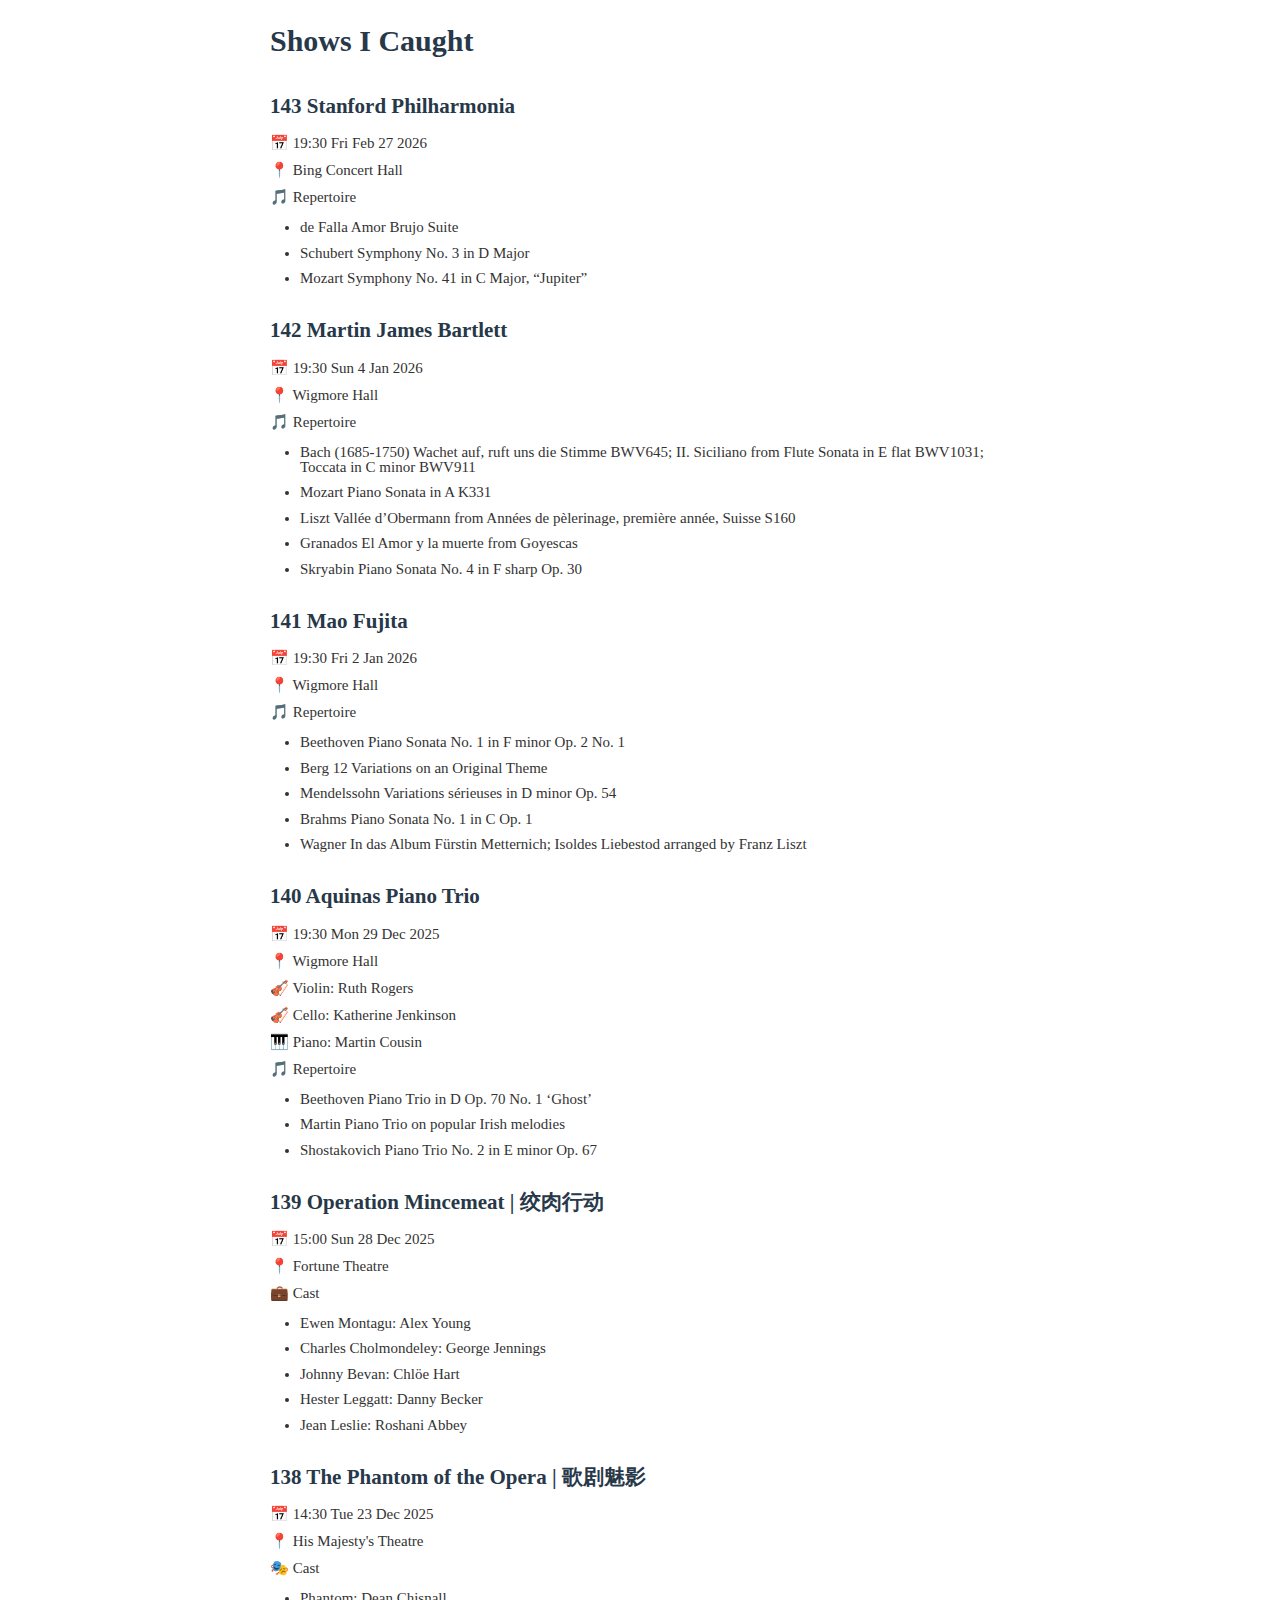
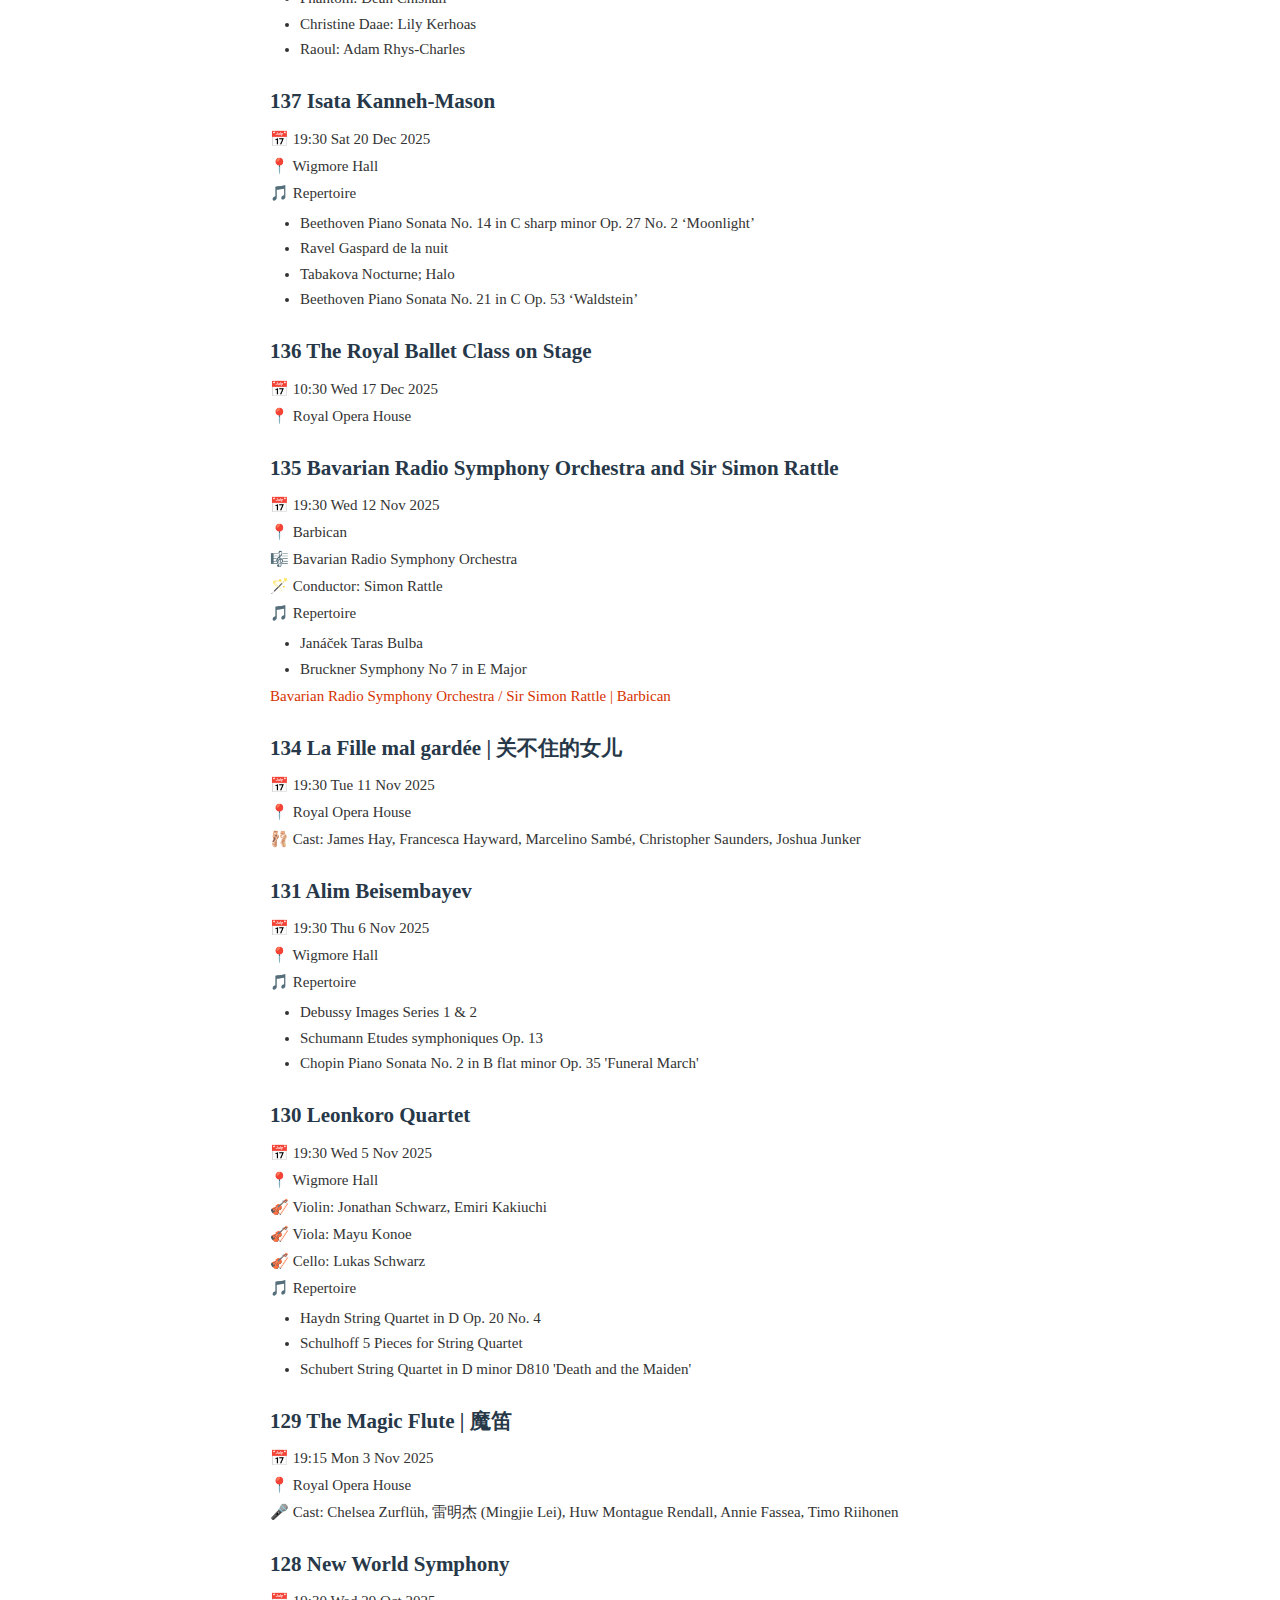
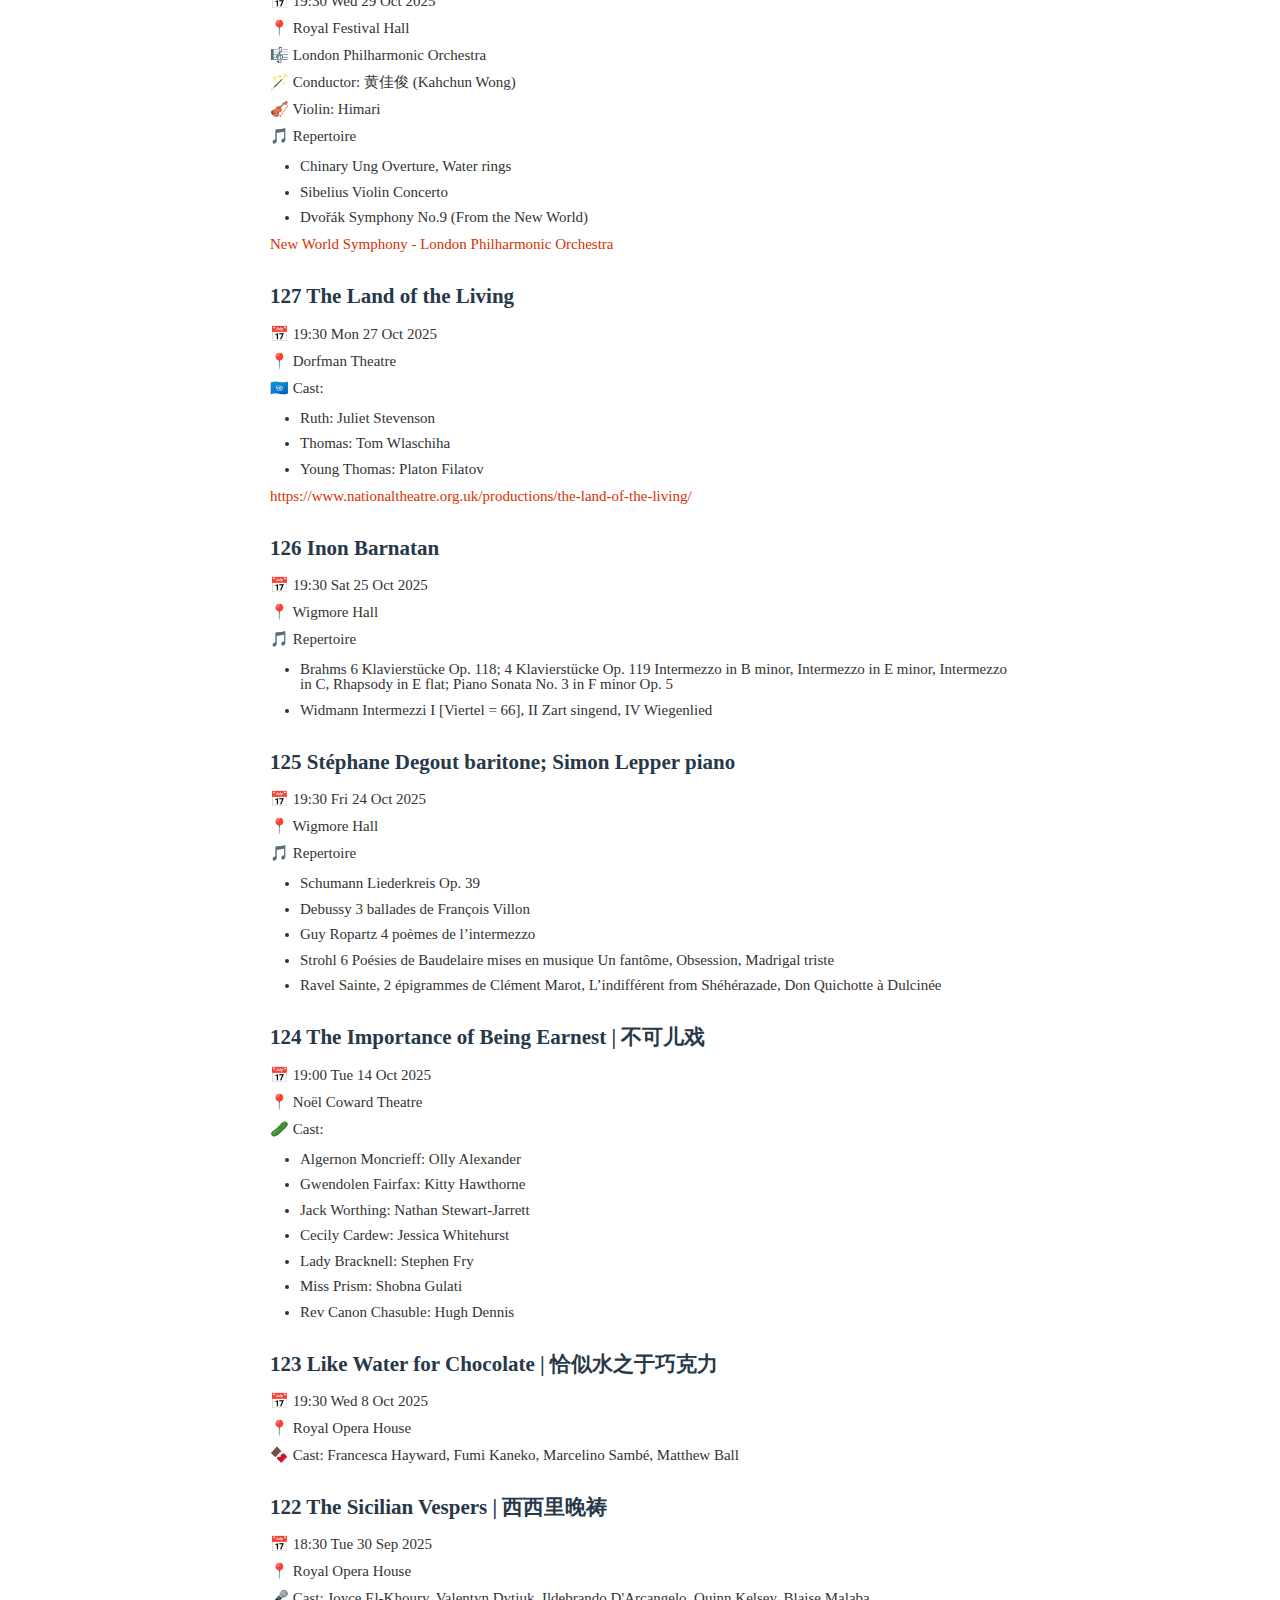
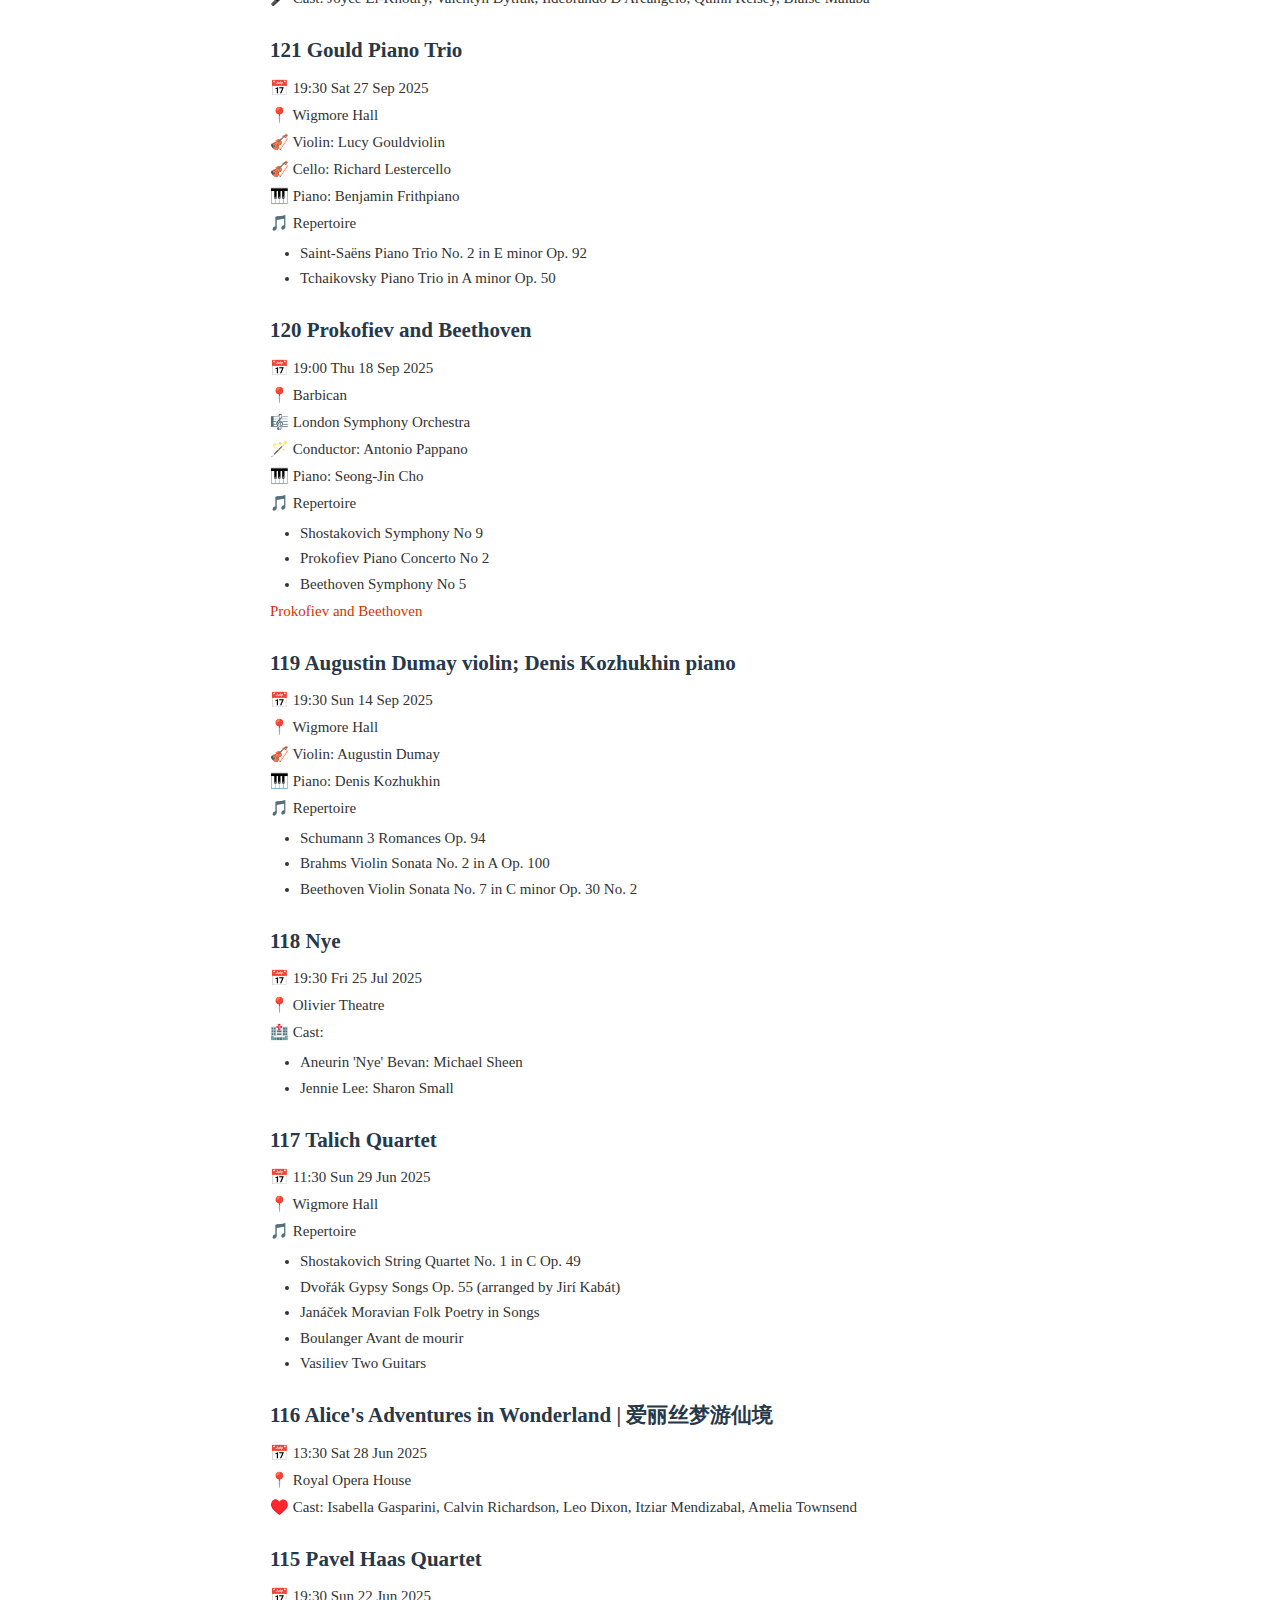
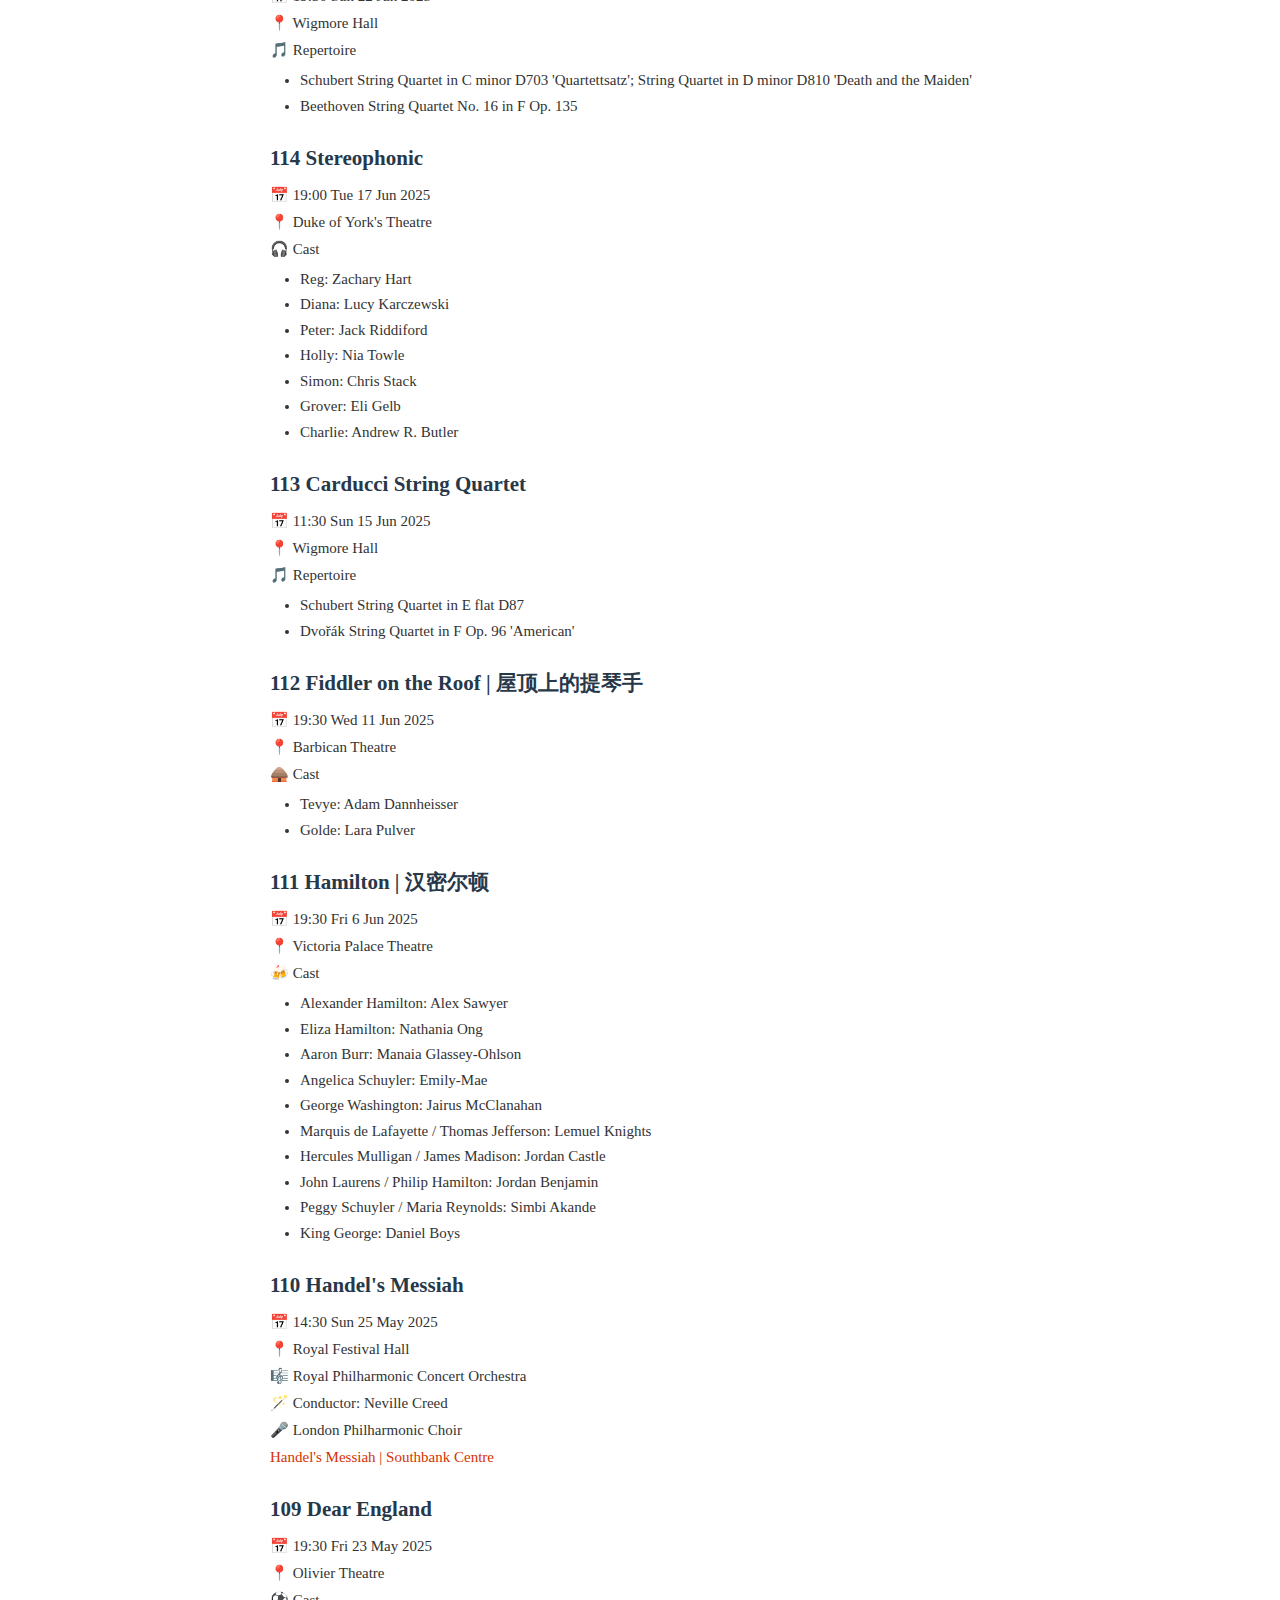
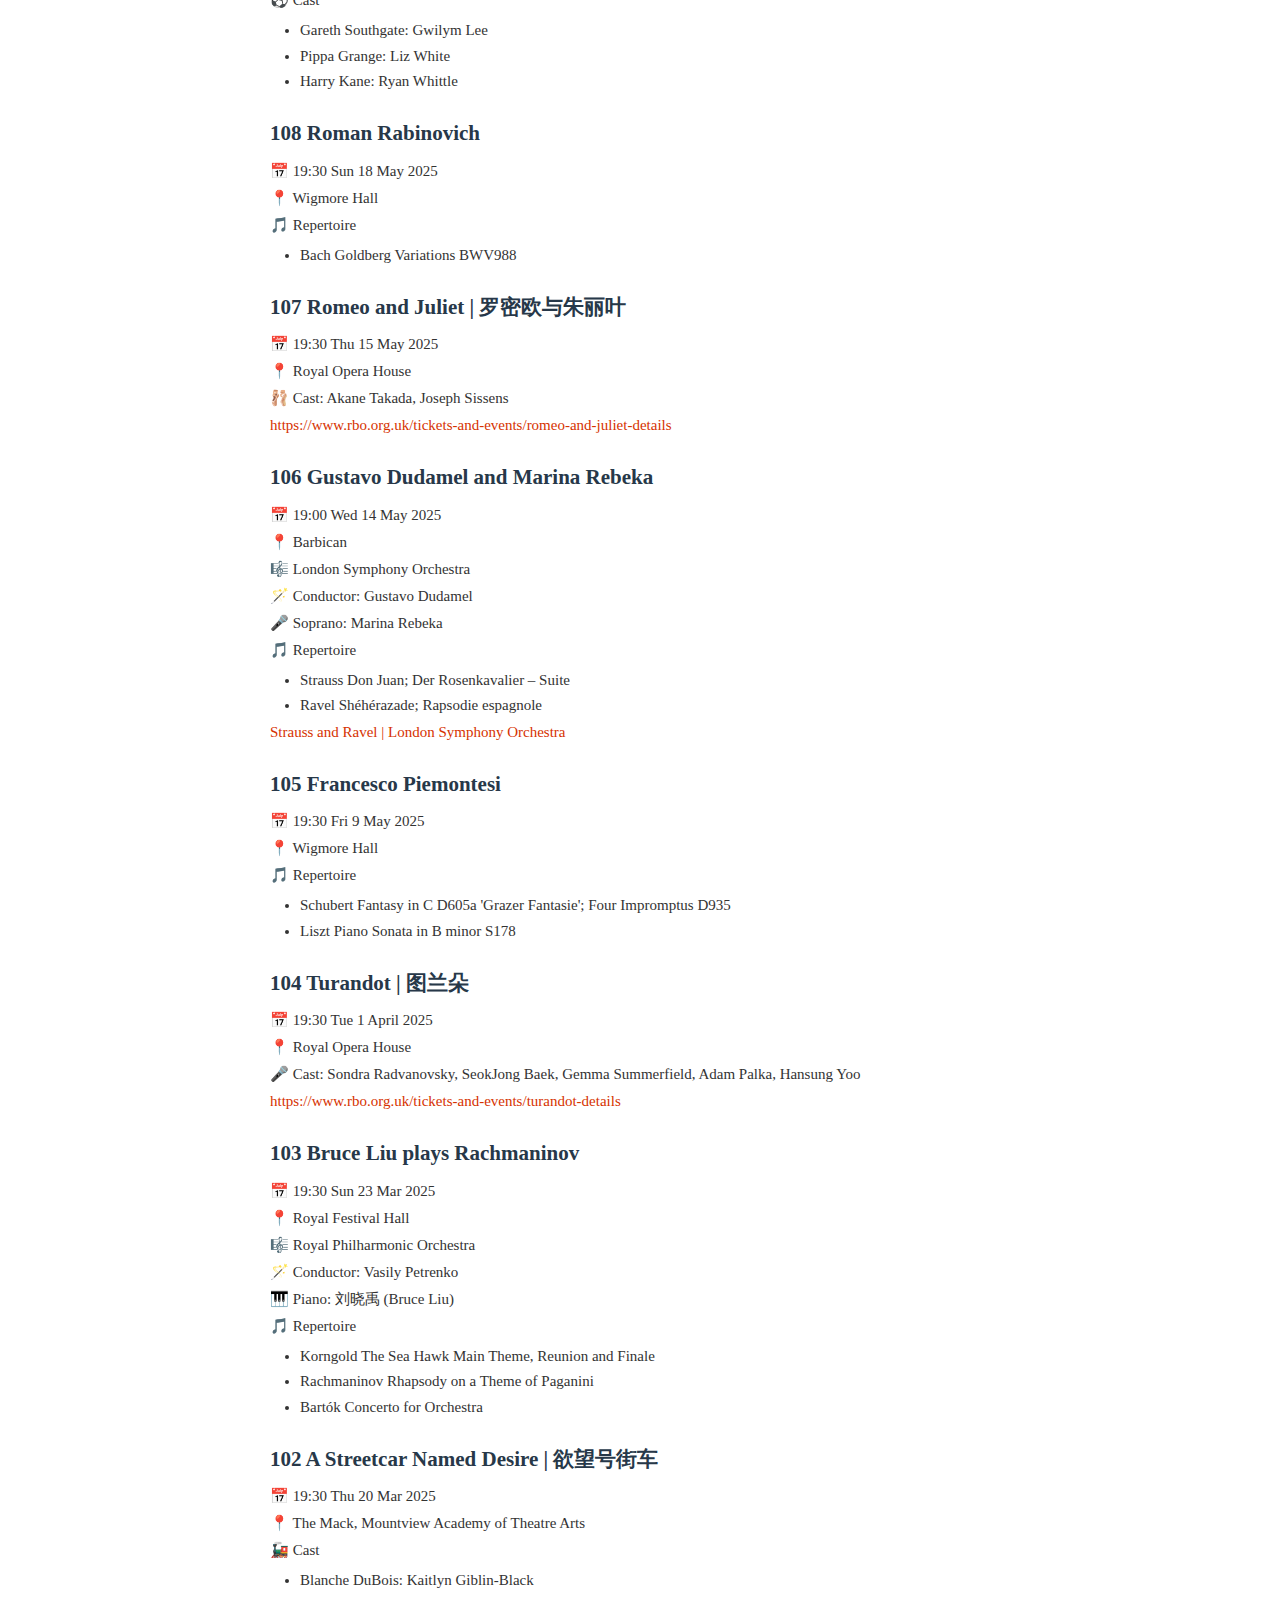
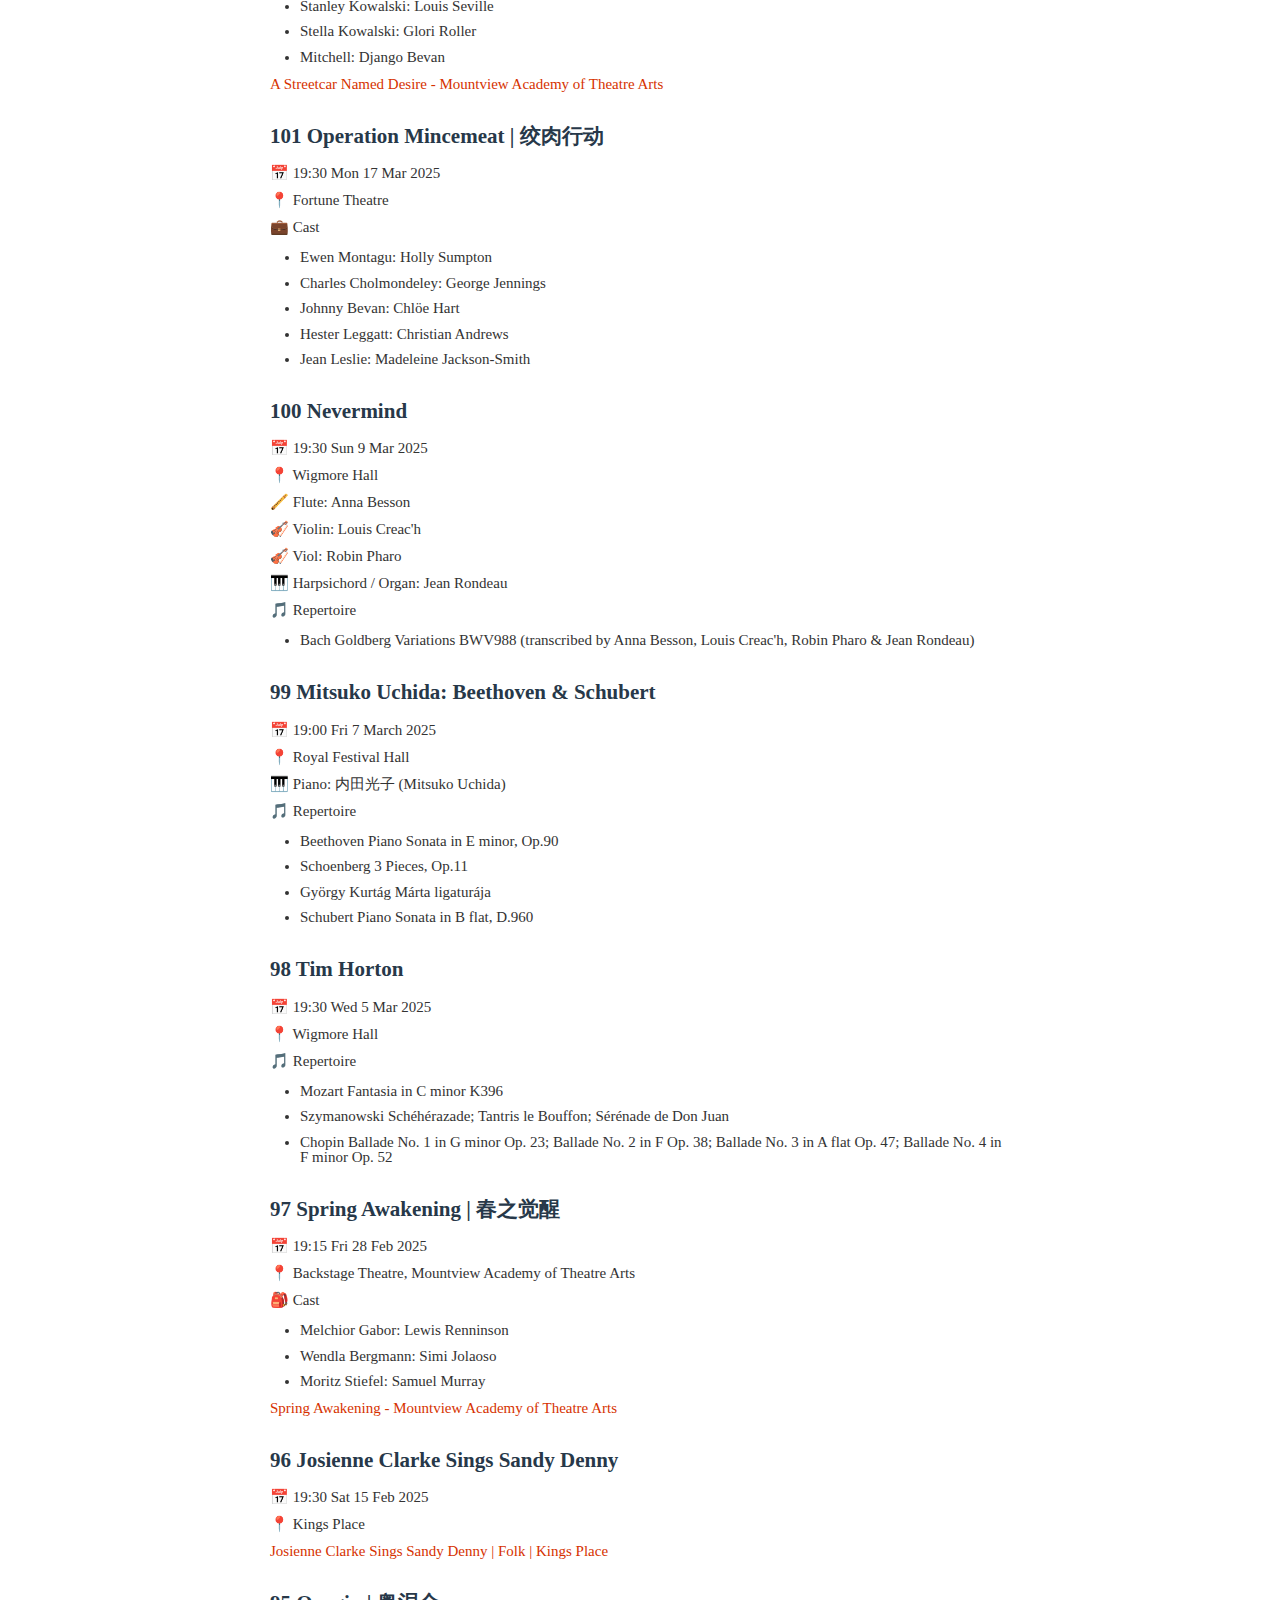
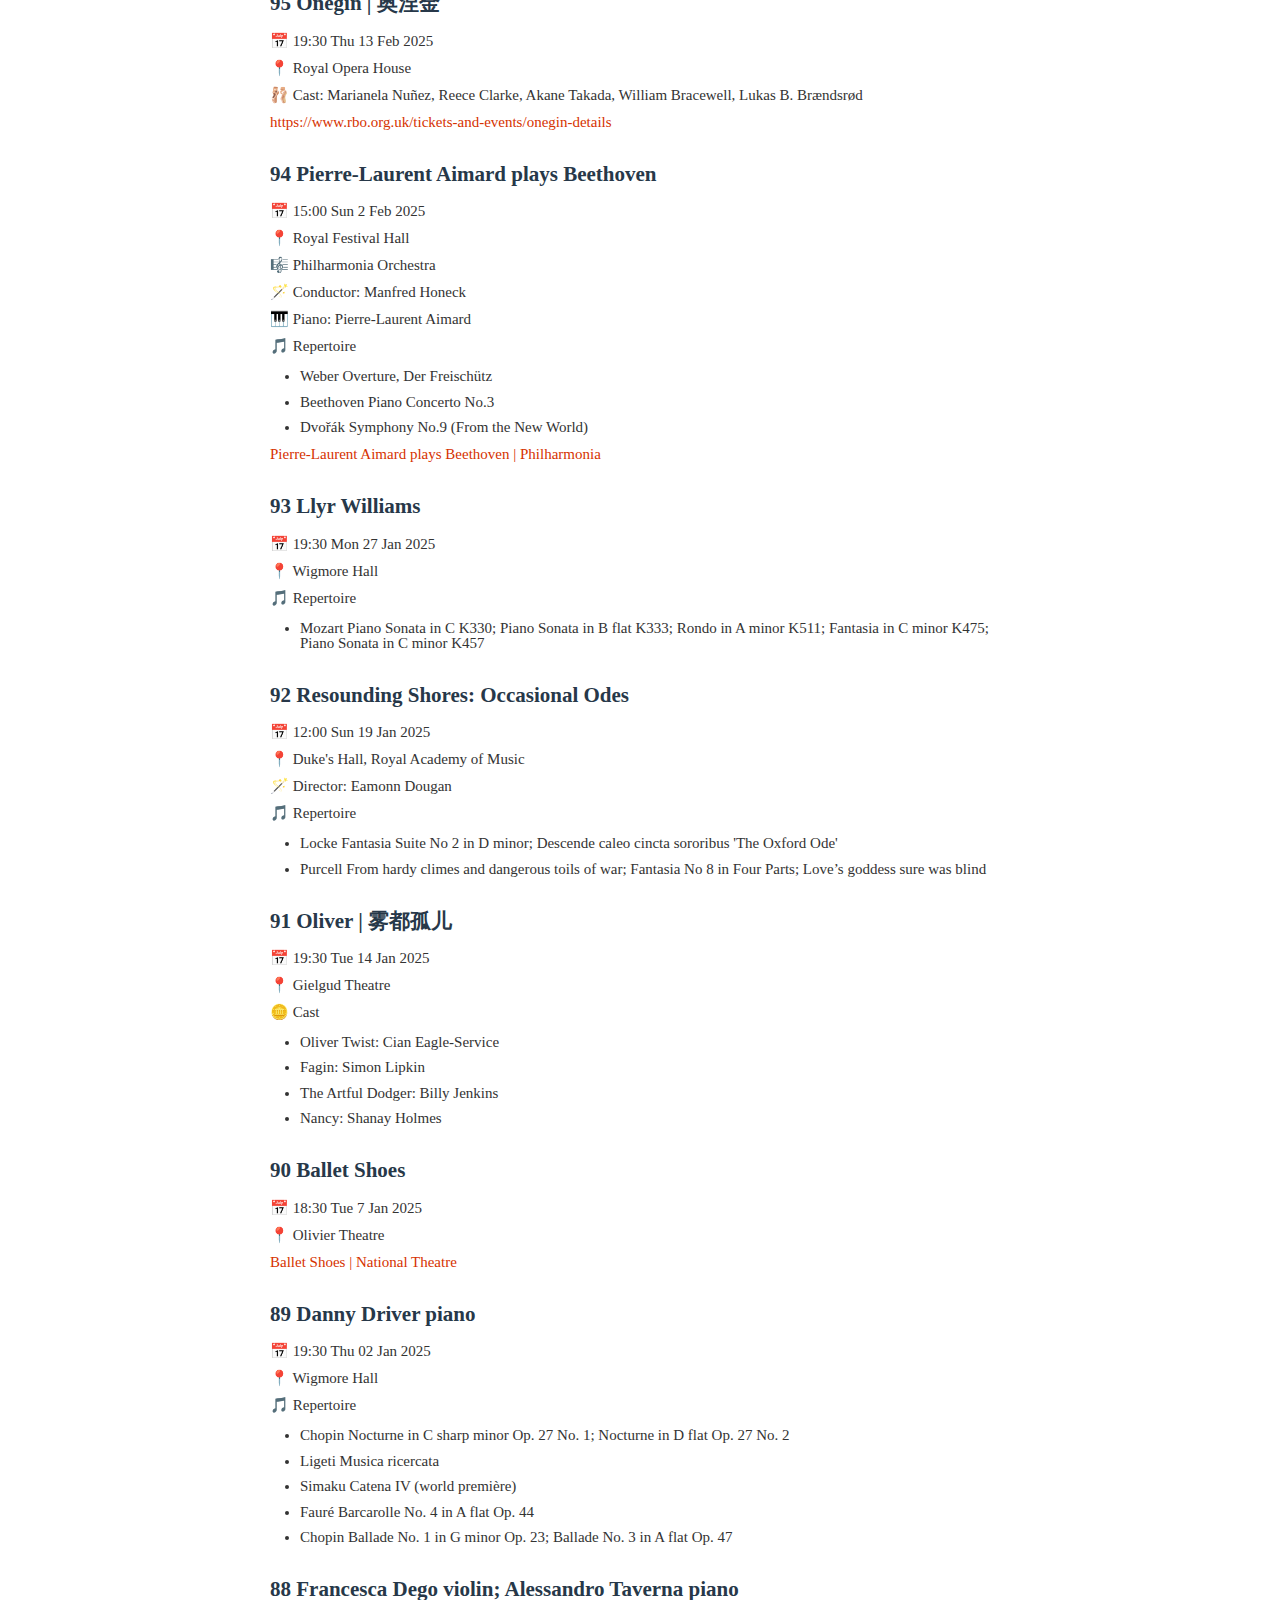
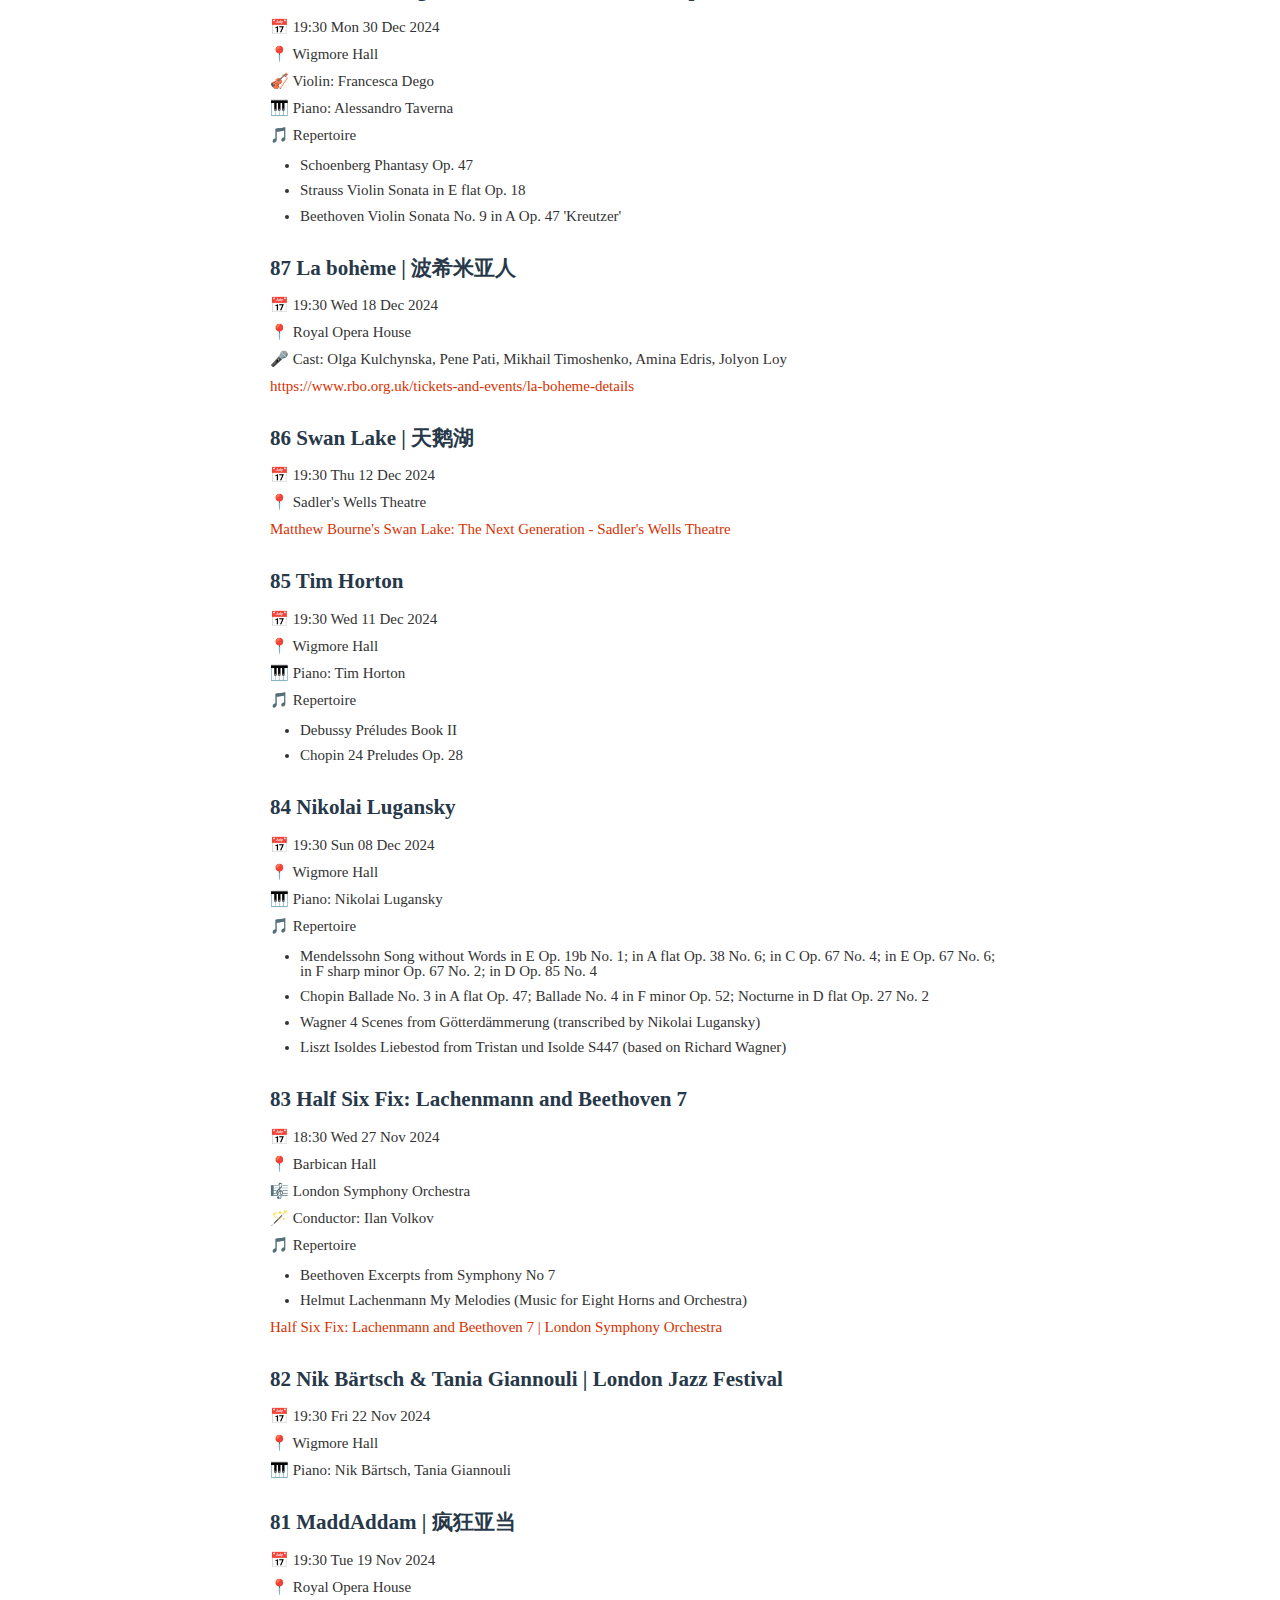
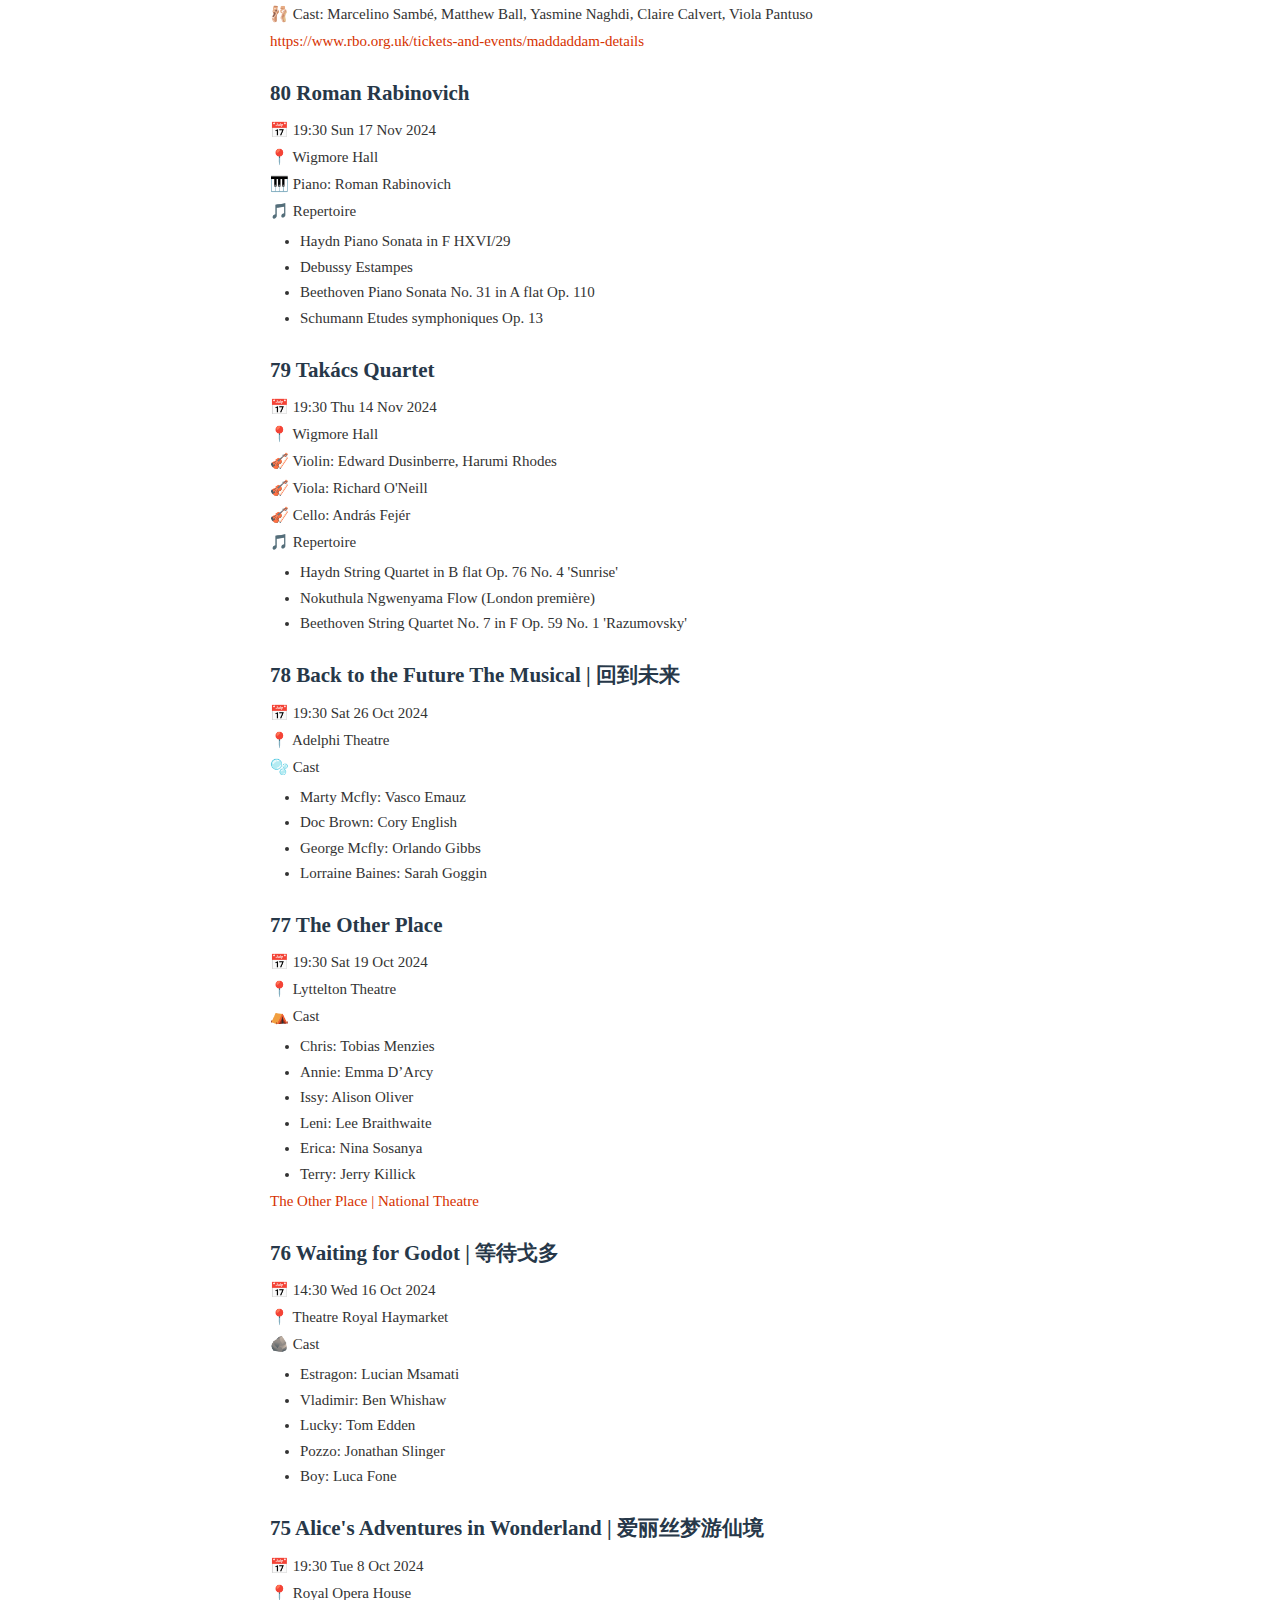
<file: performances.html>
<!doctype html>
<html>
<head>
<link rel="stylesheet" href="css/drake.css" type="text/css" />
<title>Shows I Caught</title>
<!-- Global site tag (gtag.js) - Google Analytics -->
<script async src="https://www.googletagmanager.com/gtag/js?id=G-EJGLRC78GK"></script>
<script>
  window.dataLayer = window.dataLayer || [];
  function gtag(){dataLayer.push(arguments);}
  gtag('js', new Date());

  gtag('config', 'G-EJGLRC78GK');
</script>
<!-- Global site tag (gtag.js) - Google Analytics -->
</head>

<body class='typora-export'><div class='typora-export-content'>
<div id='write'  class=''><h1 id='shows-i-caught'><span>Shows I Caught</span></h1><h3 id='143-stanford-philharmonia'><span>143 Stanford Philharmonia</span></h3><p><span>📅 19:30 Fri Feb 27 2026</span></p><p><span>📍 Bing Concert Hall</span></p><p><span>🎵 Repertoire</span></p><ul><li><p><span>de Falla Amor Brujo Suite</span></p></li><li><p><span>Schubert Symphony No. 3 in D Major</span></p></li><li><p><span>Mozart Symphony No. 41 in C Major, “Jupiter”</span></p></li></ul><h3 id='142-martin-james-bartlett'><span>142 Martin James Bartlett</span></h3><p><span>📅 19:30 Sun 4 Jan 2026</span></p><p><span>📍 Wigmore Hall</span></p><p><span>🎵 Repertoire</span></p><ul><li><p><span>Bach (1685-1750) Wachet auf, ruft uns die Stimme BWV645; II. Siciliano from Flute Sonata in E flat BWV1031; Toccata in C minor BWV911</span></p></li><li><p><span>Mozart Piano Sonata in A K331</span></p></li><li><p><span>Liszt Vallée d’Obermann from Années de pèlerinage, première année, Suisse S160</span></p></li><li><p><span>Granados El Amor y la muerte from Goyescas</span></p></li><li><p><span>Skryabin Piano Sonata No. 4 in F sharp Op. 30</span></p></li></ul><h3 id='141-mao-fujita'><span>141 Mao Fujita</span></h3><p><span>📅 19:30 Fri 2 Jan 2026</span></p><p><span>📍 Wigmore Hall</span></p><p><span>🎵 Repertoire</span></p><ul><li><p><span>Beethoven Piano Sonata No. 1 in F minor Op. 2 No. 1</span></p></li><li><p><span>Berg 12 Variations on an Original Theme</span></p></li><li><p><span>Mendelssohn Variations sérieuses in D minor Op. 54</span></p></li><li><p><span>Brahms Piano Sonata No. 1 in C Op. 1</span></p></li><li><p><span>Wagner In das Album Fürstin Metternich; Isoldes Liebestod arranged by Franz Liszt</span></p></li></ul><h3 id='140-aquinas-piano-trio'><span>140 Aquinas Piano Trio</span></h3><p><span>📅 19:30 Mon 29 Dec 2025</span></p><p><span>📍 Wigmore Hall</span></p><p><span>🎻 Violin: Ruth Rogers</span></p><p><span>🎻 Cello: Katherine Jenkinson</span></p><p><span>🎹 Piano: Martin Cousin</span></p><p><span>🎵 Repertoire</span></p><ul><li><p><span>Beethoven Piano Trio in D Op. 70 No. 1 ‘Ghost’</span></p></li><li><p><span>Martin Piano Trio on popular Irish melodies</span></p></li><li><p><span>Shostakovich Piano Trio No. 2 in E minor Op. 67</span></p></li></ul><h3 id='139-operation-mincemeat-|-绞肉行动'><span>139 Operation Mincemeat | 绞肉行动</span></h3><p><span>📅 15:00 Sun 28 Dec 2025</span></p><p><span>📍 Fortune Theatre</span></p><p><span>💼 Cast</span></p><ul><li><p><span>Ewen Montagu: Alex Young</span></p></li><li><p><span>Charles Cholmondeley: George Jennings</span></p></li><li><p><span>Johnny Bevan: Chlöe Hart</span></p></li><li><p><span>Hester Leggatt: Danny Becker</span></p></li><li><p><span>Jean Leslie: Roshani Abbey</span></p></li></ul><h3 id='138-the-phantom-of-the-opera-|-歌剧魅影'><span>138 The Phantom of the Opera | 歌剧魅影</span></h3><p><span>📅 14:30 Tue 23 Dec 2025</span></p><p><span>📍 His Majesty&#39;s Theatre</span></p><p><span>🎭 Cast</span></p><ul><li><p><span>Phantom: Dean Chisnall</span></p></li><li><p><span>Christine Daae: Lily Kerhoas</span></p></li><li><p><span>Raoul: Adam Rhys-Charles</span></p></li></ul><h3 id='137-isata-kanneh-mason'><span>137 Isata Kanneh-Mason</span></h3><p><span>📅 19:30 Sat 20 Dec 2025</span></p><p><span>📍 Wigmore Hall</span></p><p><span>🎵 Repertoire</span></p><ul><li><p><span>Beethoven Piano Sonata No. 14 in C sharp minor Op. 27 No. 2 ‘Moonlight’</span></p></li><li><p><span>Ravel Gaspard de la nuit</span></p></li><li><p><span>Tabakova Nocturne; Halo</span></p></li><li><p><span>Beethoven Piano Sonata No. 21 in C Op. 53 ‘Waldstein’</span></p></li></ul><h3 id='136-the-royal-ballet-class-on-stage'><span>136 The Royal Ballet Class on Stage</span></h3><p><span>📅 10:30 Wed 17 Dec 2025</span></p><p><span>📍 Royal Opera House</span></p><h3 id='135-bavarian-radio-symphony-orchestra-and-sir-simon-rattle'><span>135 Bavarian Radio Symphony Orchestra and Sir Simon Rattle</span></h3><p><span>📅 19:30 Wed 12 Nov 2025</span></p><p><span>📍 Barbican</span></p><p><span>🎼 Bavarian Radio Symphony Orchestra</span></p><p><span>🪄 Conductor: Simon Rattle</span></p><p><span>🎵 Repertoire</span></p><ul><li><p><span>Janáček Taras Bulba</span></p></li><li><p><span>Bruckner Symphony No 7 in E Major</span></p></li></ul><p><a href='https://www.barbican.org.uk/whats-on/2025/event/bavarian-radio-symphony-orchestra-sir-simon-rattle'><span>Bavarian Radio Symphony Orchestra / Sir Simon Rattle | Barbican</span></a></p><h3 id='134-la-fille-mal-gardée-|-关不住的女儿'><span>134 La Fille mal gardée | 关不住的女儿</span></h3><p><span>📅 19:30 Tue 11 Nov 2025</span></p><p><span>📍 Royal Opera House</span></p><p><span>🩰 Cast: James Hay, Francesca Hayward, Marcelino Sambé, Christopher Saunders, Joshua Junker</span></p><h3 id='131-alim-beisembayev'><span>131 Alim Beisembayev</span></h3><p><span>📅 19:30 Thu 6 Nov 2025</span></p><p><span>📍 Wigmore Hall</span></p><p><span>🎵 Repertoire</span></p><ul><li><p><span>Debussy Images Series 1 &amp; 2</span></p></li><li><p><span>Schumann Etudes symphoniques Op. 13</span></p></li><li><p><span>Chopin Piano Sonata No. 2 in B flat minor Op. 35 &#39;Funeral March&#39;</span></p></li></ul><h3 id='130-leonkoro-quartet'><span>130 Leonkoro Quartet</span></h3><p><span>📅 19:30 Wed 5 Nov 2025</span></p><p><span>📍 Wigmore Hall</span></p><p><span>🎻 Violin: Jonathan Schwarz, Emiri Kakiuchi</span></p><p><span>🎻 Viola: Mayu Konoe </span></p><p><span>🎻 Cello: Lukas Schwarz</span></p><p><span>🎵 Repertoire</span></p><ul><li><p><span>Haydn String Quartet in D Op. 20 No. 4</span></p></li><li><p><span>Schulhoff 5 Pieces for String Quartet</span></p></li><li><p><span>Schubert String Quartet in D minor D810 &#39;Death and the Maiden&#39;</span></p></li></ul><h3 id='129-the-magic-flute-|-魔笛'><span>129 The Magic Flute | 魔笛</span></h3><p><span>📅 19:15 Mon 3 Nov 2025</span></p><p><span>📍 Royal Opera House</span></p><p><span>🎤 Cast: Chelsea Zurflüh, 雷明杰 (Mingjie Lei), Huw Montague Rendall, Annie Fassea, Timo Riihonen</span></p><h3 id='128-new-world-symphony'><span>128 New World Symphony</span></h3><p><span>📅 19:30 Wed 29 Oct 2025</span></p><p><span>📍 Royal Festival Hall</span></p><p><span>🎼 London Philharmonic Orchestra</span></p><p><span>🪄 Conductor: 黄佳俊 (Kahchun Wong)</span></p><p><span>🎻 Violin: Himari</span></p><p><span>🎵 Repertoire</span></p><ul><li><p><span>Chinary Ung Overture, Water rings</span></p></li><li><p><span>Sibelius Violin Concerto</span></p></li><li><p><span>Dvořák Symphony No.9 (From the New World)</span></p></li></ul><p><a href='https://lpo.org.uk/event/new-world-symphony/'><span>New World Symphony - London Philharmonic Orchestra</span></a></p><h3 id='127-the-land-of-the-living'><span>127 The Land of the Living</span></h3><p><span>📅 19:30 Mon 27 Oct 2025</span></p><p><span>📍 Dorfman Theatre</span></p><p><span>🇺🇳 Cast:</span></p><ul><li><p><span>Ruth: Juliet Stevenson</span></p></li><li><p><span>Thomas: Tom Wlaschiha</span></p></li><li><p><span>Young Thomas: Platon Filatov</span></p></li></ul><p><a href='https://www.nationaltheatre.org.uk/productions/the-land-of-the-living/' target='_blank' class='url'>https://www.nationaltheatre.org.uk/productions/the-land-of-the-living/</a></p><h3 id='126-inon-barnatan'><span>126 Inon Barnatan</span></h3><p><span>📅 19:30 Sat 25 Oct 2025</span></p><p><span>📍 Wigmore Hall</span></p><p><span>🎵 Repertoire</span></p><ul><li><p><span>Brahms 6 Klavierstücke Op. 118; 4 Klavierstücke Op. 119 Intermezzo in B minor, Intermezzo in E minor, Intermezzo in C, Rhapsody in E flat; Piano Sonata No. 3 in F minor Op. 5</span></p></li><li><p><span>Widmann Intermezzi I [Viertel = 66], II Zart singend, IV Wiegenlied</span></p></li></ul><h3 id='125-stéphane-degout-baritone-simon-lepper-piano'><span>125 Stéphane Degout baritone; Simon Lepper piano</span></h3><p><span>📅 19:30 Fri 24 Oct 2025</span></p><p><span>📍 Wigmore Hall</span></p><p><span>🎵 Repertoire</span></p><ul><li><p><span>Schumann Liederkreis Op. 39</span></p></li><li><p><span>Debussy 3 ballades de François Villon</span></p></li><li><p><span>Guy Ropartz 4 poèmes de l’intermezzo</span></p></li><li><p><span>Strohl 6 Poésies de Baudelaire mises en musique Un fantôme, Obsession, Madrigal triste</span></p></li><li><p><span>Ravel Sainte, 2 épigrammes de Clément Marot, L’indifférent from Shéhérazade, Don Quichotte à Dulcinée</span></p></li></ul><h3 id='124-the-importance-of-being-earnest-|-不可儿戏'><span>124 The Importance of Being Earnest | 不可儿戏</span></h3><p><span>📅 19:00 Tue 14 Oct 2025</span></p><p><span>📍 Noël Coward Theatre</span></p><p><span>🥒 Cast:</span></p><ul><li><p><span>Algernon Moncrieff: Olly Alexander</span></p></li><li><p><span>Gwendolen Fairfax: Kitty Hawthorne</span></p></li><li><p><span>Jack Worthing: Nathan Stewart-Jarrett</span></p></li><li><p><span>Cecily Cardew: Jessica Whitehurst</span></p></li><li><p><span>Lady Bracknell: Stephen Fry</span></p></li><li><p><span>Miss Prism: Shobna Gulati</span></p></li><li><p><span>Rev Canon Chasuble: Hugh Dennis</span></p></li></ul><h3 id='123-like-water-for-chocolate-|-恰似水之于巧克力'><span>123 Like Water for Chocolate | 恰似水之于巧克力</span></h3><p><span>📅 19:30 Wed 8 Oct 2025</span></p><p><span>📍 Royal Opera House</span></p><p><span>🍫 Cast: Francesca Hayward, Fumi Kaneko, Marcelino Sambé, Matthew Ball</span></p><h3 id='122-the-sicilian-vespers-|-西西里晚祷'><span>122 The Sicilian Vespers | 西西里晚祷</span></h3><p><span>📅 18:30 Tue 30 Sep 2025</span></p><p><span>📍 Royal Opera House</span></p><p><span>🎤 Cast: Joyce El-Khoury, Valentyn Dytiuk, Ildebrando D&#39;Arcangelo, Quinn Kelsey, Blaise Malaba</span></p><h3 id='121-gould-piano-trio'><span>121 Gould Piano Trio</span></h3><p><span>📅 19:30 Sat 27 Sep 2025</span></p><p><span>📍 Wigmore Hall</span></p><p><span>🎻 Violin: Lucy Gouldviolin</span></p><p><span>🎻 Cello: Richard Lestercello</span></p><p><span>🎹 Piano: Benjamin Frithpiano</span></p><p><span>🎵 Repertoire</span></p><ul><li><p><span>Saint-Saëns Piano Trio No. 2 in E minor Op. 92</span></p></li><li><p><span>Tchaikovsky Piano Trio in A minor Op. 50</span></p></li></ul><h3 id='120-prokofiev-and-beethoven'><span>120 Prokofiev and Beethoven</span></h3><p><span>📅 19:00 Thu 18 Sep 2025</span></p><p><span>📍 Barbican</span></p><p><span>🎼 London Symphony Orchestra</span></p><p><span>🪄 Conductor: Antonio Pappano</span></p><p><span>🎹 Piano: Seong-Jin Cho</span></p><p><span>🎵 Repertoire</span></p><ul><li><p><span>Shostakovich Symphony No 9</span></p></li><li><p><span>Prokofiev Piano Concerto No 2</span></p></li><li><p><span>Beethoven Symphony No 5</span></p></li></ul><p><a href='https://www.lso.co.uk/whats-on/prokofiev-and-beethoven-18-sep/'><span>Prokofiev and Beethoven</span></a></p><h3 id='119-augustin-dumay-violin-denis-kozhukhin-piano'><span>119 Augustin Dumay violin; Denis Kozhukhin piano</span></h3><p><span>📅 19:30 Sun 14 Sep 2025</span></p><p><span>📍 Wigmore Hall</span></p><p><span>🎻 Violin: Augustin Dumay</span></p><p><span>🎹 Piano: Denis Kozhukhin</span></p><p><span>🎵 Repertoire</span></p><ul><li><p><span>Schumann 3 Romances Op. 94</span></p></li><li><p><span>Brahms Violin Sonata No. 2 in A Op. 100</span></p></li><li><p><span>Beethoven Violin Sonata No. 7 in C minor Op. 30 No. 2</span></p></li></ul><h3 id='118-nye'><span>118 Nye</span></h3><p><span>📅 19:30 Fri 25 Jul 2025</span></p><p><span>📍 Olivier Theatre</span></p><p><span>🏥 Cast:</span></p><ul><li><p><span>Aneurin &#39;Nye&#39; Bevan: Michael Sheen</span></p></li><li><p><span>Jennie Lee: Sharon Small</span></p></li></ul><h3 id='117-talich-quartet'><span>117 Talich Quartet</span></h3><p><span>📅 11:30 Sun 29 Jun 2025</span></p><p><span>📍 Wigmore Hall</span></p><p><span>🎵 Repertoire</span></p><ul><li><p><span>Shostakovich String Quartet No. 1 in C Op. 49</span></p></li><li><p><span>Dvořák Gypsy Songs Op. 55 (arranged by Jirí Kabát)</span></p></li><li><p><span>Janáček Moravian Folk Poetry in Songs</span></p></li><li><p><span>Boulanger Avant de mourir</span></p></li><li><p><span>Vasiliev Two Guitars</span></p></li></ul><h3 id='116-alices-adventures-in-wonderland-|-爱丽丝梦游仙境'><span>116 Alice&#39;s Adventures in Wonderland | 爱丽丝梦游仙境</span></h3><p><span>📅 13:30 Sat 28 Jun 2025</span></p><p><span>📍 Royal Opera House</span></p><p><span>♥️ Cast: Isabella Gasparini, Calvin Richardson, Leo Dixon, Itziar Mendizabal, Amelia Townsend</span></p><h3 id='115-pavel-haas-quartet'><span>115 Pavel Haas Quartet</span></h3><p><span>📅 19:30 Sun 22 Jun 2025</span></p><p><span>📍 Wigmore Hall</span></p><p><span>🎵 Repertoire</span></p><ul><li><p><span>Schubert String Quartet in C minor D703 &#39;Quartettsatz&#39;; String Quartet in D minor D810 &#39;Death and the Maiden&#39;</span></p></li><li><p><span>Beethoven String Quartet No. 16 in F Op. 135</span></p></li></ul><h3 id='114-stereophonic'><span>114 Stereophonic</span></h3><p><span>📅 19:00 Tue 17 Jun 2025</span></p><p><span>📍 Duke of York&#39;s Theatre</span></p><p><span>🎧 Cast</span></p><ul><li><p><span>Reg: Zachary Hart</span></p></li><li><p><span>Diana: Lucy Karczewski</span></p></li><li><p><span>Peter: Jack Riddiford</span></p></li><li><p><span>Holly: Nia Towle</span></p></li><li><p><span>Simon: Chris Stack</span></p></li><li><p><span>Grover: Eli Gelb</span></p></li><li><p><span>Charlie: Andrew R. Butler</span></p></li></ul><h3 id='113-carducci-string-quartet'><span>113 Carducci String Quartet</span></h3><p><span>📅 11:30 Sun 15 Jun 2025</span></p><p><span>📍 Wigmore Hall</span></p><p><span>🎵 Repertoire</span></p><ul><li><p><span>Schubert String Quartet in E flat D87</span></p></li><li><p><span>Dvořák String Quartet in F Op. 96 &#39;American&#39;</span></p></li></ul><h3 id='112-fiddler-on-the-roof-|-屋顶上的提琴手'><span>112 Fiddler on the Roof | 屋顶上的提琴手</span></h3><p><span>📅 19:30 Wed 11 Jun 2025</span></p><p><span>📍 Barbican Theatre</span></p><p><span>🛖 Cast</span></p><ul><li><p><span>Tevye: Adam Dannheisser</span></p></li><li><p><span>Golde: Lara Pulver</span></p></li></ul><h3 id='111-hamilton-|-汉密尔顿'><span>111 Hamilton | 汉密尔顿</span></h3><p><span>📅 19:30 Fri 6 Jun 2025</span></p><p><span>📍 Victoria Palace Theatre</span></p><p><span>🍻 Cast</span></p><ul><li><p><span>Alexander Hamilton: Alex Sawyer</span></p></li><li><p><span>Eliza Hamilton: Nathania Ong</span></p></li><li><p><span>Aaron Burr: Manaia Glassey-Ohlson</span></p></li><li><p><span>Angelica Schuyler: Emily-Mae</span></p></li><li><p><span>George Washington: Jairus McClanahan</span></p></li><li><p><span>Marquis de Lafayette / Thomas Jefferson: Lemuel Knights</span></p></li><li><p><span>Hercules Mulligan / James Madison: Jordan Castle</span></p></li><li><p><span>John Laurens / Philip Hamilton: Jordan Benjamin</span></p></li><li><p><span>Peggy Schuyler / Maria Reynolds: Simbi Akande</span></p></li><li><p><span>King George: Daniel Boys</span></p></li></ul><h3 id='110-handels-messiah'><span>110 Handel&#39;s Messiah</span></h3><p><span>📅 14:30 Sun 25 May 2025</span></p><p><span>📍 Royal Festival Hall</span></p><p><span>🎼 Royal Philharmonic Concert Orchestra</span></p><p><span>🪄 Conductor: Neville Creed</span></p><p><span>🎤 London Philharmonic Choir</span></p><p><a href='https://www.southbankcentre.co.uk/whats-on/handels-messiah-5/'><span>Handel&#39;s Messiah | Southbank Centre</span></a></p><h3 id='109-dear-england'><span>109 Dear England</span></h3><p><span>📅 19:30 Fri 23 May 2025</span></p><p><span>📍 Olivier Theatre</span></p><p><span>⚽️ Cast</span></p><ul><li><p><span>Gareth Southgate: Gwilym Lee</span></p></li><li><p><span>Pippa Grange: Liz White</span></p></li><li><p><span>Harry Kane: Ryan Whittle</span></p></li></ul><h3 id='108-roman-rabinovich'><span>108 Roman Rabinovich</span></h3><p><span>📅 19:30 Sun 18 May 2025</span></p><p><span>📍 Wigmore Hall</span></p><p><span>🎵 Repertoire</span></p><ul><li><p><span>Bach Goldberg Variations BWV988</span></p></li></ul><h3 id='107-romeo-and-juliet-|-罗密欧与朱丽叶'><span>107 Romeo and Juliet | 罗密欧与朱丽叶</span></h3><p><span>📅 19:30 Thu 15 May 2025</span></p><p><span>📍 Royal Opera House</span></p><p><span>🩰 Cast: Akane Takada, Joseph Sissens</span></p><p><a href='https://www.rbo.org.uk/tickets-and-events/romeo-and-juliet-details' target='_blank' class='url'>https://www.rbo.org.uk/tickets-and-events/romeo-and-juliet-details</a></p><h3 id='106-gustavo-dudamel-and-marina-rebeka'><span>106 Gustavo Dudamel and Marina Rebeka</span></h3><p><span>📅 19:00 Wed 14 May 2025</span></p><p><span>📍 Barbican</span></p><p><span>🎼 London Symphony Orchestra</span></p><p><span>🪄 Conductor: Gustavo Dudamel</span></p><p><span>🎤 Soprano: Marina Rebeka</span></p><p><span>🎵 Repertoire</span></p><ul><li><p><span>Strauss Don Juan; Der Rosenkavalier – Suite</span></p></li><li><p><span>Ravel Shéhérazade; Rapsodie espagnole</span></p></li></ul><p><a href='https://www.lso.co.uk/whats-on/strauss-and-ravel-14-may-25/'><span>Strauss and Ravel | London Symphony Orchestra</span></a></p><h3 id='105-francesco-piemontesi'><span>105 Francesco Piemontesi</span></h3><p><span>📅 19:30 Fri 9 May 2025</span></p><p><span>📍 Wigmore Hall</span></p><p><span>🎵 Repertoire</span></p><ul><li><p><span>Schubert Fantasy in C D605a &#39;Grazer Fantasie&#39;; Four Impromptus D935</span></p></li><li><p><span>Liszt Piano Sonata in B minor S178</span></p></li></ul><h3 id='104-turandot-|-图兰朵'><span>104 Turandot | 图兰朵</span></h3><p><span>📅 19:30 Tue 1 April 2025</span></p><p><span>📍 Royal Opera House</span></p><p><span>🎤 Cast: Sondra Radvanovsky, SeokJong Baek, Gemma Summerfield, Adam Palka, Hansung Yoo</span></p><p><a href='https://www.rbo.org.uk/tickets-and-events/turandot-details' target='_blank' class='url'>https://www.rbo.org.uk/tickets-and-events/turandot-details</a></p><h3 id='103-bruce-liu-plays-rachmaninov'><span>103 Bruce Liu plays Rachmaninov</span></h3><p><span>📅 19:30 Sun 23 Mar 2025</span></p><p><span>📍 Royal Festival Hall</span></p><p><span>🎼 Royal Philharmonic Orchestra</span></p><p><span>🪄 Conductor: Vasily Petrenko </span></p><p><span>🎹 Piano: 刘晓禹 (Bruce Liu)</span></p><p><span>🎵 Repertoire</span></p><ul><li><p><span>Korngold The Sea Hawk Main Theme, Reunion and Finale</span></p></li><li><p><span>Rachmaninov Rhapsody on a Theme of Paganini</span></p></li><li><p><span>Bartók Concerto for Orchestra</span></p></li></ul><h3 id='102-a-streetcar-named-desire-|-欲望号街车'><span>102 A Streetcar Named Desire | 欲望号街车</span></h3><p><span>📅 19:30 Thu 20 Mar 2025</span></p><p><span>📍 The Mack, Mountview Academy of Theatre Arts</span></p><p><span>🚂 Cast</span></p><ul><li><p><span>Blanche DuBois: Kaitlyn Giblin-Black</span></p></li><li><p><span>Stanley Kowalski: Louis Seville</span></p></li><li><p><span>Stella Kowalski: Glori Roller</span></p></li><li><p><span>Mitchell: Django Bevan</span></p></li></ul><p><a href='https://www.mountview.org.uk/whats-on/show/a-streetcar-named-desire/'><span>A Streetcar Named Desire - Mountview Academy of Theatre Arts</span></a></p><h3 id='101-operation-mincemeat-|-绞肉行动'><span>101 Operation Mincemeat | 绞肉行动</span></h3><p><span>📅 19:30 Mon 17 Mar 2025</span></p><p><span>📍 Fortune Theatre</span></p><p><span>💼 Cast</span></p><ul><li><p><span>Ewen Montagu: Holly Sumpton</span></p></li><li><p><span>Charles Cholmondeley: George Jennings</span></p></li><li><p><span>Johnny Bevan: Chlöe Hart</span></p></li><li><p><span>Hester Leggatt: Christian Andrews</span></p></li><li><p><span>Jean Leslie: Madeleine Jackson-Smith</span></p></li></ul><h3 id='100-nevermind'><span>100 Nevermind</span></h3><p><span>📅 19:30 Sun 9 Mar 2025</span></p><p><span>📍 Wigmore Hall</span></p><p><span>🪈 Flute: Anna Besson</span></p><p><span>🎻 Violin: Louis Creac&#39;h </span></p><p><span>🎻 Viol: Robin Pharo </span></p><p><span>🎹 Harpsichord / Organ: Jean Rondeau</span></p><p><span>🎵 Repertoire</span></p><ul><li><p><span>Bach Goldberg Variations BWV988 (transcribed by Anna Besson, Louis Creac&#39;h, Robin Pharo &amp; Jean Rondeau)</span></p></li></ul><h3 id='99-mitsuko-uchida-beethoven--schubert'><span>99 Mitsuko Uchida: Beethoven &amp; Schubert</span></h3><p><span>📅 19:00 Fri 7 March 2025</span></p><p><span>📍 Royal Festival Hall</span></p><p><span>🎹 Piano: 内田光子 (Mitsuko Uchida)</span></p><p><span>🎵 Repertoire</span></p><ul><li><p><span>Beethoven Piano Sonata in E minor, Op.90</span></p></li><li><p><span>Schoenberg 3 Pieces, Op.11</span></p></li><li><p><span>György Kurtág Márta ligaturája</span></p></li><li><p><span>Schubert Piano Sonata in B flat, D.960</span></p></li></ul><h3 id='98-tim-horton'><span>98 Tim Horton</span></h3><p><span>📅 19:30 Wed 5 Mar 2025</span></p><p><span>📍 Wigmore Hall</span></p><p><span>🎵 Repertoire</span></p><ul><li><p><span>Mozart Fantasia in C minor K396</span></p></li><li><p><span>Szymanowski Schéhérazade; Tantris le Bouffon; Sérénade de Don Juan</span></p></li><li><p><span>Chopin Ballade No. 1 in G minor Op. 23; Ballade No. 2 in F Op. 38; Ballade No. 3 in A flat Op. 47; Ballade No. 4 in F minor Op. 52</span></p></li></ul><h3 id='97-spring-awakening-|-春之觉醒'><span>97 Spring Awakening | 春之觉醒</span></h3><p><span>📅 19:15 Fri 28 Feb 2025</span></p><p><span>📍 Backstage Theatre, Mountview Academy of Theatre Arts</span></p><p><span>🎒 Cast</span></p><ul><li><p><span>Melchior Gabor: Lewis Renninson</span></p></li><li><p><span>Wendla Bergmann: Simi Jolaoso</span></p></li><li><p><span>Moritz Stiefel: Samuel Murray</span></p></li></ul><p><a href='https://www.mountview.org.uk/whats-on/show/spring-awakening/'><span>Spring Awakening - Mountview Academy of Theatre Arts</span></a></p><h3 id='96-josienne-clarke-sings-sandy-denny'><span>96 Josienne Clarke Sings Sandy Denny</span></h3><p><span>📅 19:30 Sat 15 Feb 2025</span></p><p><span>📍 Kings Place</span></p><p><a href='https://www.kingsplace.co.uk/whats-on/folk/josienne-clarke-sings-sandy-denny/'><span>Josienne Clarke Sings Sandy Denny | Folk | Kings Place</span></a></p><h3 id='95-onegin-|-奥涅金'><span>95 Onegin | 奥涅金</span></h3><p><span>📅 19:30 Thu 13 Feb 2025</span></p><p><span>📍 Royal Opera House</span></p><p><span>🩰 Cast: Marianela Nuñez, Reece Clarke, Akane Takada, William Bracewell, Lukas B. Brændsrød</span></p><p><a href='https://www.rbo.org.uk/tickets-and-events/onegin-details' target='_blank' class='url'>https://www.rbo.org.uk/tickets-and-events/onegin-details</a></p><h3 id='94-pierre-laurent-aimard-plays-beethoven'><span>94 Pierre-Laurent Aimard plays Beethoven</span></h3><p><span>📅 15:00 Sun 2 Feb 2025</span></p><p><span>📍 Royal Festival Hall</span></p><p><span>🎼 Philharmonia Orchestra</span></p><p><span>🪄 Conductor: Manfred Honeck</span></p><p><span>🎹 Piano: Pierre-Laurent Aimard</span></p><p><span>🎵 Repertoire</span></p><ul><li><p><span>Weber Overture, Der Freischütz</span></p></li><li><p><span>Beethoven Piano Concerto No.3</span></p></li><li><p><span>Dvořák Symphony No.9 (From the New World)</span></p></li></ul><p><a href='https://philharmonia.co.uk/whats-on/pierre-laurent-aimard-plays-beethoven/'><span>Pierre-Laurent Aimard plays Beethoven | Philharmonia</span></a></p><h3 id='93-llyr-williams'><span>93 Llyr Williams</span></h3><p><span>📅 19:30 Mon 27 Jan 2025</span></p><p><span>📍 Wigmore Hall</span></p><p><span>🎵 Repertoire</span></p><ul><li><p><span>Mozart Piano Sonata in C K330; Piano Sonata in B flat K333; Rondo in A minor K511; Fantasia in C minor K475; Piano Sonata in C minor K457</span></p></li></ul><h3 id='92-resounding-shores-occasional-odes'><span>92 Resounding Shores: Occasional Odes</span></h3><p><span>📅 12:00 Sun 19 Jan 2025</span></p><p><span>📍 Duke&#39;s Hall, Royal Academy of Music</span></p><p><span>🪄 Director: Eamonn Dougan </span></p><p><span>🎵 Repertoire</span></p><ul><li><p><span>Locke Fantasia Suite No 2 in D minor; Descende caleo cincta sororibus &#39;The Oxford Ode&#39;</span></p></li><li><p><span>Purcell From hardy climes and dangerous toils of war; Fantasia No 8 in Four Parts; Love’s goddess sure was blind</span></p></li></ul><h3 id='91-oliver-|-雾都孤儿'><span>91 Oliver | 雾都孤儿</span></h3><p><span>📅 19:30 Tue 14 Jan 2025</span></p><p><span>📍 Gielgud Theatre</span></p><p><span>🪙 Cast</span></p><ul><li><p><span>Oliver Twist: Cian Eagle-Service</span></p></li><li><p><span>Fagin: Simon Lipkin</span></p></li><li><p><span>The Artful Dodger: Billy Jenkins</span></p></li><li><p><span>Nancy: Shanay Holmes</span></p></li></ul><h3 id='90-ballet-shoes'><span>90 Ballet Shoes</span></h3><p><span>📅 18:30 Tue 7 Jan 2025</span></p><p><span>📍 Olivier Theatre</span></p><p><a href='https://www.nationaltheatre.org.uk/productions/ballet-shoes/'><span>Ballet Shoes | National Theatre</span></a></p><h3 id='89-danny-driver-piano'><span>89 Danny Driver piano</span></h3><p><span>📅 19:30 Thu 02 Jan 2025</span></p><p><span>📍 Wigmore Hall</span></p><p><span>🎵 Repertoire</span></p><ul><li><p><span>Chopin Nocturne in C sharp minor Op. 27 No. 1; Nocturne in D flat Op. 27 No. 2</span></p></li><li><p><span>Ligeti Musica ricercata</span></p></li><li><p><span>Simaku Catena IV (world première)</span></p></li><li><p><span>Fauré Barcarolle No. 4 in A flat Op. 44</span></p></li><li><p><span>Chopin Ballade No. 1 in G minor Op. 23; Ballade No. 3 in A flat Op. 47</span></p></li></ul><h3 id='88-francesca-dego-violin-alessandro-taverna-piano'><span>88 Francesca Dego violin; Alessandro Taverna piano</span></h3><p><span>📅 19:30 Mon 30 Dec 2024</span></p><p><span>📍 Wigmore Hall</span></p><p><span>🎻 Violin: Francesca Dego</span></p><p><span>🎹 Piano: Alessandro Taverna</span></p><p><span>🎵 Repertoire</span></p><ul><li><p><span>Schoenberg Phantasy Op. 47</span></p></li><li><p><span>Strauss Violin Sonata in E flat Op. 18</span></p></li><li><p><span>Beethoven Violin Sonata No. 9 in A Op. 47 &#39;Kreutzer&#39;</span></p></li></ul><h3 id='87-la-bohème-|-波希米亚人'><span>87 La bohème | 波希米亚人</span></h3><p><span>📅 19:30 Wed 18 Dec 2024</span></p><p><span>📍 Royal Opera House</span></p><p><span>🎤 Cast: Olga Kulchynska, Pene Pati, Mikhail Timoshenko, Amina Edris, Jolyon Loy</span></p><p><a href='https://www.rbo.org.uk/tickets-and-events/la-boheme-details' target='_blank' class='url'>https://www.rbo.org.uk/tickets-and-events/la-boheme-details</a></p><h3 id='86-swan-lake-|-天鹅湖'><span>86 Swan Lake | 天鹅湖</span></h3><p><span>📅 19:30 Thu 12 Dec 2024</span></p><p><span>📍 Sadler&#39;s Wells Theatre</span></p><p><a href='https://www.sadlerswells.com/whats-on/new-adventures-matthew-bournes-swan-lake-the-next-generation/'><span>Matthew Bourne&#39;s Swan Lake: The Next Generation - Sadler&#39;s Wells Theatre</span></a></p><h3 id='85-tim-horton'><span>85 Tim Horton</span></h3><p><span>📅 19:30 Wed 11 Dec 2024</span></p><p><span>📍 Wigmore Hall</span></p><p><span>🎹 Piano: Tim Horton</span></p><p><span>🎵 Repertoire</span></p><ul><li><p><span>Debussy Préludes Book II</span></p></li><li><p><span>Chopin 24 Preludes Op. 28</span></p></li></ul><h3 id='84-nikolai-lugansky'><span>84 Nikolai Lugansky</span></h3><p><span>📅 19:30 Sun 08 Dec 2024</span></p><p><span>📍 Wigmore Hall</span></p><p><span>🎹 Piano: Nikolai Lugansky</span></p><p><span>🎵 Repertoire</span></p><ul><li><p><span>Mendelssohn Song without Words in E Op. 19b No. 1; in A flat Op. 38 No. 6; in C Op. 67 No. 4; in E Op. 67 No. 6; in F sharp minor Op. 67 No. 2; in D Op. 85 No. 4</span></p></li><li><p><span>Chopin Ballade No. 3 in A flat Op. 47; Ballade No. 4 in F minor Op. 52; Nocturne in D flat Op. 27 No. 2</span></p></li><li><p><span>Wagner 4 Scenes from Götterdämmerung (transcribed by Nikolai Lugansky)</span></p></li><li><p><span>Liszt Isoldes Liebestod from Tristan und Isolde S447 (based on Richard Wagner)</span></p></li></ul><h3 id='83-half-six-fix-lachenmann-and-beethoven-7'><span>83 Half Six Fix: Lachenmann and Beethoven 7</span></h3><p><span>📅 18:30 Wed 27 Nov 2024</span></p><p><span>📍 Barbican Hall</span></p><p><span>🎼 London Symphony Orchestra</span></p><p><span>🪄 Conductor: Ilan Volkov</span></p><p><span>🎵 Repertoire</span></p><ul><li><p><span>Beethoven Excerpts from Symphony No 7</span></p></li><li><p><span>Helmut Lachenmann My Melodies (Music for Eight Horns and Orchestra)</span></p></li></ul><p><a href='https://www.lso.co.uk/whats-on/half-six-fix-lachenmann-and-beethoven-7-27-nov-2024/'><span>Half Six Fix: Lachenmann and Beethoven 7 | London Symphony Orchestra</span></a></p><h3 id='82-nik-bärtsch--tania-giannouli-|-london-jazz-festival'><span>82 Nik Bärtsch &amp; Tania Giannouli | London Jazz Festival</span></h3><p><span>📅 19:30 Fri 22 Nov 2024</span></p><p><span>📍 Wigmore Hall</span></p><p><span>🎹 Piano: Nik Bärtsch, Tania Giannouli</span></p><h3 id='81-maddaddam-|-疯狂亚当'><span>81 MaddAddam | 疯狂亚当</span></h3><p><span>📅 19:30 Tue 19 Nov 2024</span></p><p><span>📍 Royal Opera House</span></p><p><span>🩰 Cast: Marcelino Sambé, Matthew Ball, Yasmine Naghdi, Claire Calvert, Viola Pantuso</span></p><p><a href='https://www.rbo.org.uk/tickets-and-events/maddaddam-details' target='_blank' class='url'>https://www.rbo.org.uk/tickets-and-events/maddaddam-details</a></p><h3 id='80-roman-rabinovich'><span>80 Roman Rabinovich</span></h3><p><span>📅 19:30 Sun 17 Nov 2024</span></p><p><span>📍 Wigmore Hall</span></p><p><span>🎹 Piano: Roman Rabinovich</span></p><p><span>🎵 Repertoire</span></p><ul><li><p><span>Haydn Piano Sonata in F HXVI/29</span></p></li><li><p><span>Debussy Estampes</span></p></li><li><p><span>Beethoven Piano Sonata No. 31 in A flat Op. 110</span></p></li><li><p><span>Schumann Etudes symphoniques Op. 13</span></p></li></ul><h3 id='79-takács-quartet'><span>79 Takács Quartet</span></h3><p><span>📅 19:30 Thu 14 Nov 2024</span></p><p><span>📍 Wigmore Hall</span></p><p><span>🎻 Violin: Edward Dusinberre, Harumi Rhodes</span></p><p><span>🎻 Viola: Richard O&#39;Neill</span></p><p><span>🎻 Cello: András Fejér</span></p><p><span>🎵 Repertoire</span></p><ul><li><p><span>Haydn String Quartet in B flat Op. 76 No. 4 &#39;Sunrise&#39;</span></p></li><li><p><span>Nokuthula Ngwenyama Flow (London première)</span></p></li><li><p><span>Beethoven String Quartet No. 7 in F Op. 59 No. 1 &#39;Razumovsky&#39;</span></p></li></ul><h3 id='78-back-to-the-future-the-musical-|-回到未来'><span>78 Back to the Future The Musical | 回到未来</span></h3><p><span>📅 19:30 Sat 26 Oct 2024</span></p><p><span>📍 Adelphi Theatre</span></p><p><span>🫧 Cast</span></p><ul><li><p><span>Marty Mcfly: Vasco Emauz</span></p></li><li><p><span>Doc Brown: Cory English</span></p></li><li><p><span>George Mcfly: Orlando Gibbs</span></p></li><li><p><span>Lorraine Baines: Sarah Goggin</span></p></li></ul><h3 id='77-the-other-place'><span>77 The Other Place</span></h3><p><span>📅 19:30 Sat 19 Oct 2024</span></p><p><span>📍 Lyttelton Theatre</span></p><p><span>⛺ Cast</span></p><ul><li><p><span>Chris: Tobias Menzies</span></p></li><li><p><span>Annie: Emma D’Arcy</span></p></li><li><p><span>Issy: Alison Oliver</span></p></li><li><p><span>Leni: Lee Braithwaite</span></p></li><li><p><span>Erica: Nina Sosanya</span></p></li><li><p><span>Terry: Jerry Killick</span></p></li></ul><p><a href='https://www.nationaltheatre.org.uk/productions/the-other-place/'><span>The Other Place | National Theatre</span></a></p><h3 id='76-waiting-for-godot-|-等待戈多'><span>76 Waiting for Godot | 等待戈多</span></h3><p><span>📅 14:30 Wed 16 Oct 2024</span></p><p><span>📍 Theatre Royal Haymarket</span></p><p><span>🪨 Cast</span></p><ul><li><p><span>Estragon: Lucian Msamati</span></p></li><li><p><span>Vladimir: Ben Whishaw</span></p></li><li><p><span>Lucky: Tom Edden</span></p></li><li><p><span>Pozzo: Jonathan Slinger</span></p></li><li><p><span>Boy: Luca Fone</span></p></li></ul><h3 id='75-alices-adventures-in-wonderland-|-爱丽丝梦游仙境'><span>75 Alice&#39;s Adventures in Wonderland | 爱丽丝梦游仙境</span></h3><p><span>📅 19:30 Tue 8 Oct 2024</span></p><p><span>📍 Royal Opera House</span></p><p><span>♥️ Cast: Francesca Hayward, William Bracewell, James Hay, Lauren Cuthbertson, Steven McRae</span></p><p><a href='https://www.rbo.org.uk/tickets-and-events/alices-adventures-in-wonderland-details' target='_blank' class='url'>https://www.rbo.org.uk/tickets-and-events/alices-adventures-in-wonderland-details</a></p><h3 id='74-haydn-schubert--mozart-with-lise-de-la-salle'><span>74 Haydn, Schubert &amp; Mozart with Lise de la Salle</span></h3><p><span>📅 19:30 Sun 6 Oct 2024</span></p><p><span>📍 Royal Festival Hall</span></p><p><span>🎼 Philharmonia Orchestra</span></p><p><span>🪄 Conductor: Andrew Manze</span></p><p><span>🎹 Piano: Lise de la Salle</span></p><p><span>🎵 Repertoire</span></p><ul><li><p><span>Haydn Piano Concerto in D Hob.XVIII/11</span></p></li><li><p><span>Schubert Symphony No.8 in B minor (Unfinished)</span></p></li><li><p><span>Mozart Piano Concerto No.23 in A, K.488</span></p></li></ul><p><a href='https://philharmonia.co.uk/whats-on/haydn-schubert-mozart-with-lise-de-la-salle/'><span>Haydn, Schubert &amp; Mozart with Lise de la Salle | Philharmonia</span></a></p><h3 id='73-clare-hammond'><span>73 Clare Hammond</span></h3><p><span>📅 13:00 Thu 3 Oct 2024</span></p><p><span>📍 Wigmore Hall</span></p><p><span>🎹 Piano: Clare Hammond</span></p><p><span>🎵 Repertoire</span></p><ul><li><p><span>Schumann 3 Romances Op. 21</span></p></li><li><p><span>Mozart Piano Sonata in D K311</span></p></li><li><p><span>Gabriel Fauré Nocturnes Nos. 12 and 8</span></p></li><li><p><span>Beethoven Piano Sonata No. 14 in C sharp minor, Op. 27 No. 2 &#39;Moonlight&#39;</span></p></li><li><p><span>Chopin Etudes Op. 25 Nos. 1, 2 and 11</span></p></li></ul><h3 id='72-mj-the-musical'><span>72 MJ The Musical</span></h3><p><span>📅 19:30 Tue 24 Sep 2024</span></p><p><span>📍 Prince Edward Theatre</span></p><p><span>🕺🏽 Cast</span></p><ul><li><p><span>MJ: Kieran Alleyne, Mitchell Zhangazha, Ari Adebiyi</span></p></li></ul><h3 id='71-la-traviata-|-茶花女'><span>71 La Traviata | 茶花女</span></h3><p><span>📅 19:00 Wed 11 Sep 2024</span></p><p><span>📍 Royal Opera House</span></p><p><span>🎤 Cast: Hrachuhí Bassénz, Ismael Jordi, Simon Keenlyside, Barnaby Rea, Veena Akama-Makia</span></p><p><a href='https://www.rbo.org.uk/tickets-and-events/la-traviata-details' target='_blank' class='url'>https://www.rbo.org.uk/tickets-and-events/la-traviata-details</a></p><h3 id='70-the-marriage-of-figaro-|-费加罗的婚礼'><span>70 The Marriage of Figaro | 费加罗的婚礼</span></h3><p><span>📅 18:45 Wed 4 Sep 2024</span></p><p><span>📍 Royal Opera House</span></p><p><span>🎤 Cast: Luca Micheletti, Ying Fang, Huw Montague Rendall, Maria Bengtsson, Ginger Costa-Jackson</span></p><p><a href='https://www.rbo.org.uk/tickets-and-events/the-marriage-of-figaro-details' target='_blank' class='url'>https://www.rbo.org.uk/tickets-and-events/the-marriage-of-figaro-details</a></p><h3 id='69-wing-chun-|-咏春'><span>69 Wing Chun | 咏春</span></h3><p><span>📅 19:30 Tue 3 Sep 2024</span></p><p><span>📍 Sadler&#39;s Wells Theatre</span></p><p><a href='https://www.sadlerswells.com/whats-on/joyway-london-wing-chun/'><span>Joyway London - Wing Chun - Sadler&#39;s Wells Theatre</span></a></p><h3 id='68-edinburgh-festival-fringe-|-爱丁堡国际艺穗节'><span>68 Edinburgh Festival Fringe | 爱丁堡国际艺穗节</span></h3><p><span>I saw five out of infinitely many shows at the Fringe. Amazing summer vibes in Edinburgh!</span></p><p><strong><span>N.Ormes</span></strong></p><p><span>📅 17:15 Sat 24 Aug 2024 </span></p><p><span>📍 Upstairs at Assembly Roxy, Edinburgh</span></p><p><strong><span>Character Flaw</span></strong></p><p><span>📅 14:25 Sun 25 Aug 2024</span></p><p><span>📍 Clover at Underbelly Bristo Square, Edinburgh</span></p><p><strong><span>Joni Mitchell: Take Me as I Am</span></strong></p><p><span>📅 17:30 Sun 25 Aug 2024</span></p><p><span>📍 Dirty Martini at Le Monde, Edinburgh</span></p><p><strong><span>I&#39;m Almost There</span></strong></p><p><span>📅 14:45 Mon 26 Aug 2024</span></p><p><span>📍 Main Hall at Summerhall Festival, Edinburgh</span></p><p><strong><span>1 Hour of Insane Magic</span></strong></p><p><span>📅 16:30 Mon 26 Aug 2024</span></p><p><span>📍 Other Yin at Gilded Balloon Patter House, Edinburgh</span></p><h3 id='67-the-notebook-|-恋恋笔记本'><span>67 The Notebook | 恋恋笔记本</span></h3><p><span>📅 15:00 Sun 18 Aug 2024</span></p><p><span>📍 Gerald Schoenfeld Theatre, New York</span></p><p><span>📘 Cast</span></p><ul><li><p><span>Allie: Maryann Plunkett, Joy Woods, Jordan Tyson</span></p></li><li><p><span>Noah: Dorian Harewood, Ryan Vasquez, John Cardoza</span></p></li></ul><p><a href='https://notebookmusical.com/'><span>The Notebook The Musical: Home</span></a></p><h3 id='66-hadestown-|-冥界'><span>66 Hadestown | 冥界</span></h3><p><span>📅 20:00 Sat 17 Aug 2024</span></p><p><span>📍 Walter Kerr Theatre, New York</span></p><p><span>🌹 Cast</span></p><ul><li><p><span>Orpheus: Jordan Fisher</span></p></li><li><p><span>Eurydice: Maia Reficco</span></p></li><li><p><span>Hermes: Stephanie Mills</span></p></li><li><p><span>Hades: Phillip Boykin</span></p></li><li><p><span>Persephone: Yola Carter</span></p></li></ul><p><a href='https://hadestown.com/'><span>Hadestown | Official Broadway Site</span></a></p><h3 id='65-vienna-chamber-orchestra'><span>65 Vienna Chamber Orchestra</span></h3><p><span>📅 15:30 Sat 27 Jul 2024</span></p><p><span>📍 The Golden Hall, Musikverein, Vienna</span></p><p><span>🎼 Vienna Chamber Orchestra</span></p><ul><li><p><span>Beethoven Symphony No. 8 F major, op. 93</span></p></li><li><p><span>Haydn Cello Concerto No.2 in D major, Hob.VIIb:2</span></p></li><li><p><span>Mozart Concerto for Piano and Orchestra No. 20 D minor, K. 466</span></p></li><li><p><span>Yellow River Piano Concerto &quot;Ode to the Yellow River&quot;</span></p></li><li><p><span>Dvořák Humoresque - Arrangement for 4 Cellos: Fan Tao</span></p></li><li><p><span>Saint-Saëns Concerto for Cello and Orchestra No. 1 A minor, op. 33</span></p></li><li><p><span>Jiang Wantong Capriccio on the Theme of Hong Yan</span></p></li><li><p><span>Mozart &quot;Le Nozze di Figaro&quot; - overture, K 492</span></p></li></ul><h3 id='64-vivaldis-four-seasons-at-the-st-charles-church'><span>64 Vivaldi&#39;s Four Seasons at the St. Charles Church</span></h3><p><span>📅 20:15 Mon 22 Jul 2024</span></p><p><span>📍 St. Charles Church, Vienna</span></p><p><span>🎵 Repertoire</span></p><ul><li><p><span>Vivaldi Concerto Op. 8 Nos. 1, 2, 3 and 4</span></p></li></ul><h3 id='63-dorian-the-musical'><span>63 Dorian: The Musical</span></h3><p><span>📅 19:30 Fri 12 Jul 2024</span></p><p><span>📍 Southwark Playhouse Borough</span></p><p><span>📷 Cast</span></p><ul><li><p><span>Dorian Gray: Alfie Friedman</span></p></li><li><p><span>Sibyl Vane: Megan Hill</span></p></li><li><p><span>Henry Wotton: George Renshaw</span></p></li><li><p><span>Basil Hallward: Leeroy Boone</span></p></li></ul><h3 id='62-next-to-normal-|-近乎正常'><span>62 Next To Normal | 近乎正常</span></h3><p><span>📅 19:30 Mon 8 Jul 2024</span></p><p><span>📍 Wyndham&#39;s Theatre</span></p><p><span>❤️‍🩹 Cast</span></p><ul><li><p><span>Diana: Caissie Levy</span></p></li><li><p><span>Dan: Jamie Parker</span></p></li><li><p><span>Natalie: Eleanor Worthington-Cox</span></p></li><li><p><span>Gabe: Jack Wolfe</span></p></li><li><p><span>Dr. Madden/Dr. Fine: Trevor Dion Nicholas</span></p></li><li><p><span>Henry: Jack Ofrecio</span></p></li></ul><p><a href='https://www.nexttonormal.com/'><span>Next to Normal UK</span></a></p><h3 id='61-così-fan-tutte-|-女人心'><span>61 Così fan tutte | 女人心</span></h3><p><span>📅 19:00 Tue 2 Jul 2024</span></p><p><span>📍 Royal Opera House</span></p><p><span>🎤 Cast: Golda Schultz, Samantha Hankey, Daniel Behle, Andrè Schuen, Jennifer France</span></p><p><a href='https://www.roh.org.uk/tickets-and-events/cosi-fan-tutte-by-jan-philipp-gloger-details' target='_blank' class='url'>https://www.roh.org.uk/tickets-and-events/cosi-fan-tutte-by-jan-philipp-gloger-details</a></p><h3 id='60-alexei-volodin'><span>60 Alexei Volodin</span></h3><p><span>📅 19:30 Sun 30 Jun 2024</span></p><p><span>📍 Wigmore Hall</span></p><p><span>🎹 Piano: Alexei Volodin</span></p><p><span>🎵 Repertoire</span></p><ul><li><p><span>Schubert Klavierstück in E flat D946 No. 2</span></p></li><li><p><span>Beethoven Piano Sonata No. 24 in F sharp Op. 78</span></p></li><li><p><span>Nikolai Medtner Sonata-Ballade Op. 27</span></p></li><li><p><span>Chopin 12 Etudes Op. 25</span></p></li></ul><p><a href='https://www.wigmore-hall.org.uk/whats-on/202406301930'><span>Alexei Volodin piano</span></a></p><h3 id='59-bluets'><span>59 Bluets</span></h3><p><span>📅 19:30 Fri 28 Jun 2024</span></p><p><span>📍 Jerwood Theatre Downstairs</span></p><p><span>📘 Cast: Emma D’Arcy, Kayla Meikle, Ben Whishaw</span></p><p><a href='https://royalcourttheatre.com/whats-on/bluets/'><span>Bluets - Royal Court</span></a></p><h3 id='58-much-ado-about-nothing-|-无事生非'><span>58 Much Ado About Nothing | 无事生非</span></h3><p><span>📅 19:30 Tue 25 Jun 2024</span></p><p><span>📍 Shakespeare’s Globe</span></p><p><a href='https://www.shakespearesglobe.com/whats-on/much-ado-about-nothing/' target='_blank' class='url'>https://www.shakespearesglobe.com/whats-on/much-ado-about-nothing/</a></p><h3 id='57-lea-salonga---stage-screen--everything-in-between'><span>57 Lea Salonga - Stage, Screen &amp; Everything in Between</span></h3><p><span>📅 19:30 Mon 24 Jun 2024</span></p><p><span>📍 Theatre Royal Drury Lane</span></p><h3 id='56-suffs'><span>56 Suffs</span></h3><p><span>📅 15:00 Sun 2 Jun 2024</span></p><p><span>📍 Music Box Theatre, New York</span></p><p><span>💜 Cast</span></p><ul><li><p><span>Alice Paul: Shaina Taub</span></p></li><li><p><span>Carrie Chapman Catt: Kirsten Scott</span></p></li><li><p><span>Inez Milholland: Hannah Cruz</span></p></li><li><p><span>Ida B. Wells: Nikki M. James</span></p></li><li><p><span>Lucy Burns: Ally Bonino</span></p></li><li><p><span>Doris Stevens: Nadia Dandashi</span></p></li><li><p><span>President Woodrow Wilson: Grace McLean</span></p></li><li><p><span>Dudley Malone: Tsilala Brock</span></p></li><li><p><span>Mollie Hay: Jaygee Macapugay</span></p></li><li><p><span>Ruza Wenclawska: Kim Blanck</span></p></li><li><p><span>Mary Church Terrell: Anastaćia McCleskey</span></p></li></ul><p><a href='https://suffsmusical.com/'><span>Suffs The Musical</span></a></p><h3 id='55-beethovens-ninth'><span>55 Beethoven&#39;s Ninth</span></h3><p><span>📅 19:30 Sat 25 May 2024</span></p><p><span>📍 Royal Festival Hall</span></p><p><span>🎼 London Philharmonic Orchestra</span></p><p><span>🎤 London Philharmonic Choir</span></p><p><span>🪄 Conductor: Christopher Warren-Green</span></p><p><span>🎹 Piano: Danny Driver</span></p><p><span>🎵 Repertoire</span></p><ul><li><p><span>Beethoven Piano Concerto No.5, &#39;Emperor&#39;</span></p></li><li><p><span>Beethoven Symphony No.9, &#39;Choral’</span></p></li></ul><p><a href='https://www.southbankcentre.co.uk/whats-on/classical-music/beethovens-ninth'><span>Beethoven&#39;s Ninth</span></a></p><h3 id='54-the-winters-tale-|-冬天的故事'><span>54 The Winter&#39;s Tale | 冬天的故事</span></h3><p><span>📅 19:30 Wed 15 May 2024</span></p><p><span>📍 Royal Opera House</span></p><p><span>🩰 Cast: Lauren Cuthbertson, Cesar Corrales, Francesca Hayward, Marcelino Sambé, Melissa Hamilton, Calvin Richardson</span></p><p><a href='https://www.roh.org.uk/tickets-and-events/the-winters-tale-by-christopher-wheeldon-details'><span>https://www.roh.org.uk/tickets-and-events/the-winters-tale-by-christopher-wheeldon-details</span></a></p><h3 id='53-beethovens-ninth'><span>53 Beethoven&#39;s Ninth</span></h3><p><span>📅 19:30 Tue 7 May 2024</span></p><p><span>📍 Cadogan Hall</span></p><p><span>🎼 National Symphony Orchestra</span></p><p><span>🎤 Brighton Festival Chorus</span></p><p><span>🪄 Conductor: Rimma Sushanskaya</span></p><p><span>🎵 Repertoire</span></p><ul><li><p><span>Beethoven Symphony No. 9, ‘Choral’</span></p></li></ul><p><a href='https://cadoganhall.com/whats-on/beethoven-ninth-symphony-200th-anniversary-concert/'><span>Beethoven&#39;s Ninth</span></a></p><h3 id='52-carmen-|-卡门'><span>52 Carmen | 卡门</span></h3><p><span>📅 19:00 Wed 1 May 2024</span></p><p><span>📍 Royal Opera House</span></p><p><span>🎤 Cast: Aigul Akhmetshina, Piotr Beczala, Kostas Smoriginas, Olga Kulchynska, Blaise Malaba</span></p><p><a href='https://www.roh.org.uk/tickets-and-events/carmen-by-damiano-michieletto-details' target='_blank' class='url'>https://www.roh.org.uk/tickets-and-events/carmen-by-damiano-michieletto-details</a></p><h3 id='51-solera'><span>51 Solera</span></h3><p><span>📅 19:30 Thu 18 Apr 2024</span></p><p><span>📍 Sadler&#39;s Wells Theatre</span></p><p><a href='https://www.sadlerswells.com/whats-on/paco-pena-flamenco-dance-company-solera/'><span>Paco Peña Flamenco Dance Company - Solera - Sadler&#39;s Wells Theatre</span></a></p><h3 id='50-romeo-and-juliet-|-罗密欧与朱丽叶'><span>50 Romeo and Juliet | 罗密欧与朱丽叶</span></h3><p><span>📅 19:00 Wed 10 Apr 2024</span></p><p><span>📍 Shakespeare’s Globe</span></p><p><a href='https://www.shakespearesglobe.com/whats-on/playing-shakespeare-with-deutsche-bank-romeo-and-juliet-2024/'><span>Romeo and Juliet | 2024 | What’s On | Shakespeare&#39;s Globe</span></a></p><h3 id='49-piers-lane'><span>49 Piers Lane</span></h3><p><span>📅 19:30 Thu 4 Apr 2024</span></p><p><span>📍 Wigmore Hall</span></p><p><span>🎹 Piano: Piers Lane</span></p><ul><li><p><span>Bach French Suite No. 2 in C minor BWV813</span></p></li><li><p><span>Mozart Piano Sonata in F K332</span></p></li><li><p><span>Chopin Fantasy in F minor Op. 49</span></p></li><li><p><span>Messiaen Préludes</span></p></li></ul><p><a href='https://www.wigmore-hall.org.uk/whats-on/202404041930'><span>Piers Lane piano</span></a></p><h3 id='48-hadestown-|-冥界'><span>48 Hadestown | 冥界</span></h3><p><span>📅 14:30 Sat 30 March 2024</span></p><p><span>📍 Lyric Theatre</span></p><p><span>🌹 Cast</span></p><ul><li><p><span>Orpheus: Dónal Finn</span></p></li><li><p><span>Eurydice: Madeline Charlemagne</span></p></li><li><p><span>Hermes: Melanie La Barrie</span></p></li><li><p><span>Hades: Zachary James</span></p></li><li><p><span>Persephone: Gloria Onitiri</span></p></li></ul><p><a href='https://uk.hadestown.com/'><span>Hadestown West End | Official Website | Lyric Theatre</span></a></p><h3 id='47-swan-lake-|-天鹅湖'><span>47 Swan Lake | 天鹅湖</span></h3><p><span>📅 19:30 Thu 21 March 2024</span></p><p><span>📍 Royal Opera House</span></p><p><span>🦢 Cast: Mayara Magri, Cesar Corrales</span></p><p><a href='https://www.roh.org.uk/tickets-and-events/swan-lake-by-liam-scarlett-details' target='_blank' class='url'>https://www.roh.org.uk/tickets-and-events/swan-lake-by-liam-scarlett-details</a></p><h3 id='46-clemens-schuldt-conducts-beethoven'><span>46 Clemens Schuldt conducts Beethoven</span></h3><p><span>📅 19:30 Wed 20 Mar 2024</span></p><p><span>📍 Barbican Hall</span></p><p><span>🎼 BBC Symphony Orchestra</span></p><p><span>🪄 Conductor: Clemens Schuldt</span></p><p><span>🎻 Violin: Esther Yoo</span></p><p><span>🎵 Repertoire</span></p><ul><li><p><span>Zoltán Kodály Dances of Galanta</span></p></li><li><p><span>Raymond Yiu Violin Concerto (world premiere)</span></p></li><li><p><span>Beethoven Symphony No. 7</span></p></li></ul><p><a href='https://www.barbican.org.uk/whats-on/2024/event/clemens-schuldt-conducts-beethoven'><span>Clemens Schuldt conducts Beethoven | Barbican</span></a></p><h3 id='45-beethoven--bruch-with-nicola-benedetti'><span>45 Beethoven &amp; Bruch with Nicola Benedetti</span></h3><p><span>📅 19:30 Thu 14 March 2024</span></p><p><span>📍 Royal Festival Hall</span></p><p><span>🎼 Philharmonia Orchestra</span></p><p><span>🪄 Conductor: Pablo Heras-Casado</span></p><p><span>🎻 Violin: Nicola Benedetti</span></p><p><span>🎵 Repertoire</span></p><ul><li><p><span>Farrenc Overture No.1 in E minor, Op.23</span></p></li><li><p><span>Bruch Scottish Fantasy, Op.46</span></p></li><li><p><span>Beethoven Symphony No.5</span></p></li></ul><p><a href='https://www.southbankcentre.co.uk/whats-on/classical-music/beethoven-bruch-nicola-benedetti'><span>Beethoven &amp; Bruch with Nicola Benedetti</span></a></p><h3 id='44-veronika-eberle-violin-adrien-la-marca-viola-quirine-viersen-cello'><span>44 Veronika Eberle violin; Adrien La Marca viola; Quirine Viersen cello</span></h3><p><span>📅 19:30 Wed 6 Mar 2024</span></p><p><span>📍 Wigmore Hall</span></p><p><span>🎻 Violin: Veronika Eberle</span></p><p><span>🎻 Viola: Adrien La Marca</span></p><p><span>🎻 Cello: Quirine Viersen</span></p><p><span>🎵 Repertoire</span></p><ul><li><p><span>Beethoven String Trio in C minor Op. 9 No. 3</span></p></li><li><p><span>Roussel String Trio Op. 58</span></p></li><li><p><span>Mozart Divertimento in E flat K563</span></p></li></ul><p><a href='https://www.wigmore-hall.org.uk/whats-on/202403061930'><span>Veronika Eberle violin; Adrien La Marca viola; Quirine Viersen cello</span></a></p><h3 id='43-katharina-konradi--ammiel-bushakevitz'><span>43 Katharina Konradi &amp; Ammiel Bushakevitz</span></h3><p><span>📅 19:30 Mon 26 Feb 2024</span></p><p><span>📍 Wigmore Hall</span></p><p><span>🎤 Soprano: Katharina Konradi</span></p><p><span>🎹🎸 Piano &amp; Guitar: Ammiel Bushakevitz</span></p><p><span>🎵 Repertoire</span></p><ul><li><p><span>Franz Schubert: An die untergehende Sonne D457; An den Mond D296; Lied der Anne Lyle D830; Die Sterne D939; Die Nacht; Im Abendrot D799; Meeres Stille D216; Nacht und Träume D827; Schwanengesang D957 Ständchen</span></p></li><li><p><span>Xavier Montsalvatge: 5 canciones negras</span></p></li><li><p><span>Franz Schubert: Bertas Lied in der Nacht D653; An die Nachtigall D196; Guarda, che bianca luna D688 No. 2; Des Fischers Liebesglück D933; Romanze zum Drama Rosamunde D797</span></p></li><li><p><span>Fernando Obradors: Canciones clásicas españolas Coplas de curro dulce; El molondrón; Polo del contrabandista; Del cabello más sutil; El vito</span></p></li></ul><p><a href='https://www.wigmore-hall.org.uk/whats-on/202402261930'><span>Katharina Konradi soprano; Ammiel Bushakevitz piano, guitar</span></a></p><h3 id='42-the-motive-and-the-cue-|-动机与提示'><span>42 The Motive and the Cue | 动机与提示</span></h3><p><span>📅 19:30 Tue 20 Feb 2024</span></p><p><span>📍 Noël Coward Theatre</span></p><p><span>📜 Cast</span></p><ul><li><p><span>Richard Burton: Johnny Flynn</span></p></li><li><p><span>John Gielgud: Mark Gatiss</span></p></li><li><p><span>Elizabeth Taylor: Tuppence Middleton</span></p></li><li><p><span>Hume Cronyn: David Tarkenter</span></p></li><li><p><span>Linda Marsh: Rebecca Collingwood</span></p></li><li><p><span>William Redfield: Luke Norris</span></p></li><li><p><span>Eileen Herlie: Sarah Woodward</span></p></li><li><p><span>Robert Milli: Shaun Yusuf Mckee</span></p></li><li><p><span>Jessica Levy: Elena Delia</span></p></li><li><p><span>Alfred Drake: David Tarkenter</span></p></li></ul><p><a href='https://themotiveandthecue.com/'><span>The Motive And The Cue | Noël Coward Theatre | Official Website</span></a></p><h3 id='41-festival-of-new-choreography'><span>41 Festival of New Choreography</span></h3><p><span>📅 19:00 Thu 15 Feb 2024</span></p><p><span>📍 Royal Opera House</span></p><p><span>🩰 Repertoire &amp; Cast</span></p><ul><li><p><span>Boundless (Gemma Bond): Yasmine Naghdi, Ryoichi Hirano</span></p></li><li><p><span>Never Known (Joshua Junker): Liam Boswell, Francisco Serrano</span></p></li><li><p><span>For What It&#39;s Worth (Mthuthuzeli November): Mayara Magri, Leo Dixon, Hannah Grennell, Isabel Lubach</span></p></li><li><p><span>Twinkle (Jessica Lang): Fumi Kaneko, William Bracewell</span></p></li></ul><p><a href='https://www.roh.org.uk/tickets-and-events/new-works-festival-of-new-choreography-details' target='_blank' class='url'>https://www.roh.org.uk/tickets-and-events/new-works-festival-of-new-choreography-details</a></p><h3 id='40-leon-mccawley'><span>40 Leon McCawley</span></h3><p><span>📅 19:30 Wed 7 Feb 2024</span></p><p><span>📍 Wigmore Hall</span></p><p><span>🎹 Piano: Leon McCawley</span></p><p><span>🎵 Repertoire</span></p><ul><li><p><span>Haydn Piano Sonata in D HXVI/33</span></p></li><li><p><span>Tchaikovsky The Seasons Op. 37a March (Song of the lark); October (Autumn song)</span></p></li><li><p><span>Prokofiev Piano Sonata No. 2 in D minor Op. 14</span></p></li><li><p><span>Chopin Impromptu No. 1 in A flat Op. 29</span></p></li><li><p><span>Schubert 4 Impromptus D935</span></p></li></ul><p><a href='https://www.wigmore-hall.org.uk/whats-on/202402071930'><span>Leon McCawley piano</span></a></p><h3 id='39-les-miserables-|-悲惨世界'><span>39 Les Miserables | 悲惨世界</span></h3><p><span>📅 19:30 Fri 2 Feb 2024 </span></p><p><span>📍 Sondheim Theatre</span></p><p><span>🥖 Cast</span></p><ul><li><p><span>Jean Valjean: Killian Donnelly</span></p></li><li><p><span>Javert: Steward Clarke</span></p></li><li><p><span>Fantine: Katie Hall</span></p></li><li><p><span>Marius: Will Callan</span></p></li><li><p><span>Cosette: Lulu-Mae Pears</span></p></li><li><p><span>Éponine: Rosy Church</span></p></li><li><p><span>Thénardier: Luke Kempner</span></p></li><li><p><span>Madame Thénardier: Claire Machin</span></p></li><li><p><span>Enjolras: Djavan van de Fliert</span></p></li></ul><p><a href='https://london.lesmis.com/'><span>Les Misérables at Sondheim Theatre</span></a></p><h3 id='38-manon-|-曼侬'><span>38 Manon | 曼侬</span></h3><p><span>📅 19:30 Fri 19 Jan 2024</span></p><p><span>📍 Royal Opera House</span></p><p><span>🩰 Cast: Lauren Cuthbertson, Matthew Ball, Luca Acri</span></p><p><a href='https://www.rbo.org.uk/tickets-and-events/manon-by-kenneth-macmillan-details' target='_blank' class='url'>https://www.rbo.org.uk/tickets-and-events/manon-by-kenneth-macmillan-details</a></p><h3 id='37-the-book-of-mormon-|-摩门经'><span>37 The Book of Mormon | 摩门经</span></h3><p><span>📅 19:30 Tue 16 Jan 2024</span></p><p><span>📍 Prince of Wales Theatre</span></p><p><span>📖 Cast</span></p><ul><li><p><span>Elder Price: Ben Tyler</span></p></li><li><p><span>Elder Cunningham: Conner Peirson</span></p></li><li><p><span>Moroni / Elder McKinley: Colin Burnicle</span></p></li><li><p><span>Price&#39;s Dad / Joseph Smith / Mission President: Ron Remke</span></p></li><li><p><span>Mafala Hatimbi: Richard Lloyd-King</span></p></li><li><p><span>Nabulungi: Paige Peddie</span></p></li></ul><p><a href='https://thebookofmormonmusical.com/london/'><span>Official London Website | Tickets - The Book Of Mormon</span></a></p><h3 id='36-wigmore-soloists'><span>36 Wigmore Soloists</span></h3><p><span>📅 19:30 Sun 7 Jan 2024</span></p><p><span>📍 Wigmore Hall</span></p><p><span>🎻 Violin: Sini Simonen, Isabelle van Keulen</span></p><p><span>🎻 Viola: Rachel Roberts, Isabelle van Keulen</span></p><p><span>🎻 Cello: Kristina Blaumane</span></p><p><span>📯 Horn: Alberto Menéndez Escribano</span></p><p><span>♯  Clarinet: Michael Collins</span></p><p><span>🎹 Piano: Daniel Lebhardt</span></p><p><span>🎵 Repertoire</span></p><ul><li><p><span>Mozart Horn Quintet in E flat K407</span></p></li><li><p><span>Mozart Clarinet Quintet in A K581</span></p></li><li><p><span>Brahms Piano Quintet in F minor Op. 34</span></p></li></ul><p><a href='https://www.wigmore-hall.org.uk/whats-on/202401071930'><span>Wigmore Soloists; Daniel Lebhardt piano</span></a></p><h2 id='2023'><span>2023</span></h2><h3 id='35-beethovens-fifth'><span>35 Beethoven&#39;s Fifth</span></h3><p><span>📅 19:30 Wed 29 Nov 2023</span></p><p><span>📍 Royal Festival Hall</span></p><p><span>🎼 London Philharmonic Orchestra</span></p><p><span>🪄 Conductor: Kristiina Poska</span></p><p><span>🎻 Violin: Pieter Schoeman</span></p><p><span>🎵 Repertoire</span></p><ul><li><p><span>Beethoven Overture, Leonore No.3</span></p></li><li><p><span>Price Violin Concerto No.2</span></p></li><li><p><span>Beethoven Symphony No.5</span></p></li></ul><p><a href='https://www.southbankcentre.co.uk/whats-on/classical-music/beethovens-fifth?eventId=850440'><span>Beethoven’s Fifth</span></a></p><h3 id='34-hamilton-|-汉密尔顿'><span>34 Hamilton | 汉密尔顿</span></h3><p><span>📅 19:30 Tue 28 November 2023</span></p><p><span>📍 Victoria Palace Theatre</span></p><p><span>🍻 Cast</span></p><ul><li><p><span>Alexander Hamilton: Declan Spaine</span></p></li><li><p><span>Eliza Hamilton: Shan Ako</span></p></li><li><p><span>Aaron Burr: Simon-Anthony Rhoden</span></p></li><li><p><span>Angelica Schuyler: Ava Brennan</span></p></li><li><p><span>George Washington: Aaron Lee Lambert</span></p></li><li><p><span>Marquis de Lafayette / Thomas Jefferson: Lemuel Knights</span></p></li><li><p><span>Hercules Mulligan / James Madison: Emile Ruddock</span></p></li><li><p><span>John Laurens / Philip Hamilton: Hassun Sharif</span></p></li><li><p><span>Peggy Schuyler / Maria Reynolds: Jordan Frazier</span></p></li><li><p><span>King George: Joel Montague</span></p></li></ul><h3 id='33-alexander-gavrylyuk'><span>33 Alexander Gavrylyuk</span></h3><p><span>📅 19:30 Wed 22 Nov 2023</span></p><p><span>📍 Wigmore Hall</span></p><p><span>🎹 Piano: Alexander Gavrylyuk </span></p><p><span>🎵 Repertoire</span></p><ul><li><p><span>Haydn Piano Sonata in B minor HXVI/32</span></p></li><li><p><span>Chopin Etude in E flat minor Op. 10 No. 6; Etude in E Op. 10 No. 3; Fantasy in F minor Op. 49</span></p></li><li><p><span>Musorgsky Pictures from an Exhibition</span></p></li></ul><p><a href='https://www.wigmore-hall.org.uk/whats-on/202311221930'><span>Alexander Gavrylyuk piano</span></a></p><h3 id='32-charles-lloyd-ocean-trio'><span>32 Charles Lloyd Ocean Trio</span></h3><p><span>📅 19:30 Fri 17 Nov 2023</span></p><p><span>📍 Barbican Hall</span></p><p><span>🎷 Saxophone: Charles Lloyd</span></p><p><span>🎹 Piano: Gerald Clayton</span></p><p><span>🎸 Guitar: Marvin Sewell</span></p><p><a href='https://efglondonjazzfestival.org.uk/events/charles-lloyd-ocean-trio'><span>Charles Lloyd Ocean Trio + Mette Henriette | London Jazz Festival</span></a></p><h3 id='31-rigoletto-|-弄臣'><span>31 Rigoletto | 弄臣</span></h3><p><span>📅 19:30 Mon 13 Nov 2023</span></p><p><span>📍 Royal Opera House</span></p><p><span>🎤 Cast: Saimir Pirgu, Simon Keenlyside, Erin Morley, Goderdzi Janelidze, Elena Maximova</span></p><p><a href='https://www.roh.org.uk/tickets-and-events/rigoletto-by-oliver-mears-details' target='_blank' class='url'>https://www.roh.org.uk/tickets-and-events/rigoletto-by-oliver-mears-details</a></p><h3 id='30-the-little-big-things'><span>30 The Little Big Things</span></h3><p><span>📅 19:30 Thu 9 Nov 2023</span></p><p><span>📍 Soho Place</span></p><p><span>🧑🏻‍🦽 Cast</span></p><ul><li><p><span>Henry Fraser: Ed Larkin, Jonny Amies</span></p></li><li><p><span>Katie: Gracie Mcgonigal</span></p></li><li><p><span>Andrew: Alasdair Harvey</span></p></li><li><p><span>Fran: Rebecca Bowden</span></p></li><li><p><span>Will: Cleve September</span></p></li><li><p><span>Dom: Tom Oliver</span></p></li><li><p><span>Tom: Jamie Chatterton</span></p></li><li><p><span>Agnes: Amy Briggs</span></p></li><li><p><span>Dr Graham: Malinda Parris</span></p></li></ul><p><a href='https://sohoplace.org/whats-on/the-little-big-things'><span>The Little Big Things - A New Musical</span></a></p><h3 id='29-elisabeth-brauss'><span>29 Elisabeth Brauss</span></h3><p><span>📅 19:30 Mon 30 Oct 2023</span></p><p><span>📍 Wigmore Hall</span></p><p><span>🎹 Piano: Elisabeth Brauss</span></p><p><span>🎵 Repertoire</span></p><ul><li><p><span>Schubert Piano Sonata in A D664</span></p></li><li><p><span>Ravel Le tombeau de Couperin</span></p></li><li><p><span>Schumann Carnaval Op. 9</span></p></li></ul><p><a href='https://www.wigmore-hall.org.uk/whats-on/202310301930'><span>Elisabeth Brauss piano</span></a></p><h3 id='28-sunset-boulevard-|-日落大道'><span>28 Sunset Boulevard | 日落大道</span></h3><p><span>📅 19:30 Mon 23 Oct 2023</span></p><p><span>📍 Savoy Theatre</span></p><p><span>🎥 Cast</span></p><ul><li><p><span>Norma Desmond: Rachel Tucker</span></p></li><li><p><span>Joe Gillis: Tom Francis</span></p></li><li><p><span>Max von Mayerling: David Thaxton</span></p></li><li><p><span>Betty Schaefer: Grace Hodgett Young</span></p></li></ul><p><a href='https://sunsetboulevardwestend.com/cast-creative/'><span>Cast &amp; Creative | Sunset Boulevard | Savoy Theatre, London</span></a></p><h3 id='27-don-quixote-|-堂吉诃德'><span>27 Don Quixote | 堂吉诃德</span></h3><p><span>📅 19:30 Mon 16 Oct 2023</span></p><p><span>📍 Royal Opera House</span></p><p><span>🩰 Cast: Marianela Nuñez, Vadim Muntagirov</span></p><p><a href='https://www.roh.org.uk/tickets-and-events/don-quixote-by-carlos-acosta-details' target='_blank' class='url'>https://www.roh.org.uk/tickets-and-events/don-quixote-by-carlos-acosta-details</a></p><h3 id='26-felix-klieser--royal-philharmonic-orchestra'><span>26 Felix Klieser &amp; Royal Philharmonic Orchestra</span></h3><p><span>📅 19:30 Thu Oct 12 2023</span></p><p><span>📍 Cadogan Hall</span></p><p><span>🎼 Royal Philharmonic Orchestra</span></p><p><span>🪄 Conductor: Alexander Shelley</span></p><p><span>📯 French horn: Felix Klieser</span></p><p><span>🎵 Repertoire</span></p><ul><li><p><span>R. Strauss Don Juan</span></p></li><li><p><span>Mozart Horn Concerto No. 4</span></p></li><li><p><span>Bizet Carmen: Suite No. 1</span></p></li><li><p><span>Tchaikovsky Francesca da Rimini</span></p></li></ul><p><a href='https://cadoganhall.com/whats-on/rpo-2023-24-felix-klieser-performs-mozart/'><span>RPO 23-24: Felix Klieser performs Mozart | Cadogan Hall</span></a></p><h3 id='25-the-lion-king-|-狮子王'><span>25 The Lion King | 狮子王</span></h3><p><span>📅 19:30 Fri 29 Sep 2023</span></p><p><span>📍 Lyceum Theatre</span></p><p><span>🦁️ Cast</span></p><ul><li><p><span>Simba: Owen Chaponda, Xavier Joshua Beharry</span></p></li><li><p><span>Nala: Francesca Thompson, Divine Cole</span></p></li><li><p><span>Scar: George Asprey</span></p></li><li><p><span>Mufasa: Shaun Escoffery</span></p></li><li><p><span>Rafini: Keitumetse Molea</span></p></li><li><p><span>Zazu: Gary Jordan</span></p></li><li><p><span>Timon: Jamie McGregor</span></p></li><li><p><span>Pumbaa: Mark Roper</span></p></li></ul><p><a href='https://www.thelionking.co.uk/london/cast-and-creatives'><span>The Lion King London | Cast and Creative team</span></a></p><h3 id='24-víkingur-ólafsson-bachs-goldberg-variations'><span>24 Víkingur Ólafsson: Bach’s Goldberg Variations</span></h3><p><span>📅 19:00 Fri 22 Sep 2023</span></p><p><span>📍 Royal Festival Hall</span></p><p><a href='https://www.southbankcentre.co.uk/whats-on/classical-music/vikingur-olafsson-bachs-goldberg-variations?eventId=944006'><span>Víkingur Ólafsson: Bach’s Goldberg Variations</span></a></p><h3 id='23-best-of-broadway'><span>23 Best of Broadway</span></h3><p><span>📅 19:30 Wed 20 Sep 2023 </span></p><p><span>📍 Royal Albert Hall</span></p><p><span>🎼 Royal Philharmonic Orchestra</span></p><p><a href='https://www.rpo.co.uk/whats-on/eventdetail/1974/85/best-of-broadway'><span>Best of Broadway</span></a></p><h3 id='22-as-you-like-it-|-皆大欢喜'><span>22 As You Like It | 皆大欢喜</span></h3><p><span>📅 19:30 Fri 15 Sep 2023</span></p><p><span>📍 Shakespeare’s Globe</span></p><p><a href='https://www.shakespearesglobe.com/whats-on/as-you-like-it-2023/' target='_blank' class='url'>https://www.shakespearesglobe.com/whats-on/as-you-like-it-2023/</a></p><h3 id='21-macbeth-|-麦克白'><span>21 Macbeth | 麦克白</span></h3><p><span>📅 19:30 Thu 31 Aug 2023</span></p><p><span>📍 Shakespeare’s Globe</span></p><p><a href='https://www.shakespearesglobe.com/whats-on/macbeth-2023/' target='_blank' class='url'>https://www.shakespearesglobe.com/whats-on/macbeth-2023/</a></p><h3 id='20-as-you-like-it-|-皆大欢喜'><span>20 As You Like It | 皆大欢喜</span></h3><p><span>📅 18:30 Sun 27 Aug 2023</span></p><p><span>📍 Shakespeare’s Globe</span></p><p><a href='https://www.shakespearesglobe.com/whats-on/as-you-like-it-2023/' target='_blank' class='url'>https://www.shakespearesglobe.com/whats-on/as-you-like-it-2023/</a></p><h3 id='19-les-miserables-|-悲惨世界'><span>19 Les Miserables | 悲惨世界</span></h3><p><span>📅 19:30 Mon 17 Jul 2023 </span></p><p><span>📍 Sondheim Theatre</span></p><p><span>🥖 Cast</span></p><ul><li><p><span>Jean Valjean: Brad Barnley</span></p></li><li><p><span>Javert: Stewart Clarke</span></p></li><li><p><span>Fantine: Natalie Chua</span></p></li><li><p><span>Marius: Benjamin Karran</span></p></li><li><p><span>Cosette: Phoebe Williams</span></p></li><li><p><span>Éponine: Nathania Ong</span></p></li><li><p><span>Thénardier: Gerard Carey</span></p></li><li><p><span>Madame Thénardier: Claire Machin</span></p></li><li><p><span>Enjolras: Cameron Burt</span></p></li></ul><h3 id='18-la-traviata-|-茶花女'><span>18 La Traviata | 茶花女</span></h3><p><span>📅 18:30 Mon 10 Jul 2023</span></p><p><span>📍 Royal Opera House</span></p><p><span>🎤 Cast: Kristina Mkhitaryan, Liparit Avetisyan, Juan Jesús Rodríguez</span></p><p><a href='https://www.roh.org.uk/tickets-and-events/la-traviata-by-richard-eyre-details' target='_blank' class='url'>https://www.roh.org.uk/tickets-and-events/la-traviata-by-richard-eyre-details</a></p><h3 id='17-maurizio-pollini'><span>17 Maurizio Pollini</span></h3><p><span>📅 19:30 Fri 23 Jun</span></p><p><span>📍 Royal Festival Hall</span></p><p><span>🎵 Repertoire</span></p><ul><li><p><span>Schumann: Arabesque in C for piano, Op.18; Fantasie in C, Op.17</span></p></li><li><p><span>Chopin: Mazurka in C minor, Op.56 No.3; Barcarolle in F sharp, Op.60; Scherzo No.1 in B minor, Op.20</span></p></li></ul><p><a href='https://www.southbankcentre.co.uk/whats-on/classical-music/maurizio-pollini'><span>Maurizio Pollini</span></a></p><h3 id='16-werther-|-维特'><span>16 Werther | 维特</span></h3><p><span>📅 18:45 Tue 20 Jun 2023</span></p><p><span>📍 Royal Opera House</span></p><p><span>🎤 Cast: Jonas Kaufmann, Aigul Akhmetshina, Gordon Bintner, Sarah Gilford</span></p><p><a href='https://www.roh.org.uk/tickets-and-events/werther-by-benoit-jacquot-details' target='_blank' class='url'>https://www.roh.org.uk/tickets-and-events/werther-by-benoit-jacquot-details</a></p><h3 id='15-we-will-rock-you'><span>15 We Will Rock You</span></h3><p><span>📅 19:30 Thu 8 Jun 2023</span></p><p><span>📍 London Coliseum</span></p><p><a href='https://londoncoliseum.org/whats-on/we-will-rock-you/' target='_blank' class='url'>https://londoncoliseum.org/whats-on/we-will-rock-you/</a></p><h3 id='14-organ-celebration'><span>14 Organ Celebration</span></h3><p><span>📅 19:30 Sun 4 Jun 2023</span></p><p><span>📍 Royal Albert Hall</span></p><p><span>🎵 Repertoire</span></p><ul><li><p><span>Hans Zimmer Chevaliers de Sangreal from The Da Vinci Code (performed by Anna Lapwood)</span></p></li><li><p><span>Pierre Cochereau Marche des Rois (transcribed and performed by David Briggs)</span></p></li><li><p><span>David Briggs Poème Rhapsodique (performed by David Briggs and Wayne Marshall)</span></p></li><li><p><span>Max Reger Fantasia and Fugue on Bach (performed by Isabelle Demers)</span></p></li><li><p><span>Wayne Marshall Improvisation (performed by Wayne Marshall)</span></p></li><li><p><span>Eric Coates Knightsbridge March (arranged and performed by Thomas Trotter)</span></p></li><li><p><span>Frank Bridge Allegretto from Six Pieces (performed by Thomas Trotter)</span></p></li><li><p><span>Rachel Laurin Étude Héroïque Op 38. (performed by Thomas Trotter)</span></p></li><li><p><span>Benjamin Britten Dawn from the Four Sea Interludes (arranged and performed by Anna Lapwood)</span></p></li><li><p><span>Hans Zimmer Suite from Interstellar (performed by Anna Lapwood)</span></p></li></ul><p><a href='https://www.royalalberthall.com/tickets/events/2023/organ-celebration/' target='_blank' class='url'>https://www.royalalberthall.com/tickets/events/2023/organ-celebration/</a></p><h3 id='13-françois-xavier-roth--yuja-wang-making-history'><span>13 François-Xavier Roth &amp; Yuja Wang: Making History</span></h3><p><span>📅 20:15 Wed 24 May 2023</span></p><p><span>📍 Barbican Hall</span></p><p><span>🎼 London Symphony Orchestra</span></p><p><span>🪄 Conductor: François-Xavier Roth</span></p><p><span>🎹 Piano: 王羽佳 (Yujia Wang)</span></p><p><span>🎵 Repertoire</span></p><ul><li><p><span>Magnus Lindberg Piano Concerto No 3 (UK premiere)</span></p></li><li><p><span>Ludwig van Beethoven Symphony No 6, ‘Pastoral’</span></p></li></ul><p><a href='https://www.lso.co.uk/whats-on/francois-xavier-roth-yuja-wang/'><span>François-Xavier Roth &amp; Yuja Wang (Barbican) | London Symphony Orchestra</span></a></p><h3 id='12-the-sleeping-beauty-|-睡美人'><span>12 The Sleeping Beauty | 睡美人</span></h3><p><strong><span>The Sleeping Beauty</span></strong></p><p><span>📅 19:30 Mon 15 May 2023</span></p><p><span>📍 Royal Opera House</span></p><p><span>🩰 Cast: Sarah Lamb, Ryoichi Hirano</span></p><p><a href='https://www.roh.org.uk/tickets-and-events/the-sleeping-beauty-by-marius-petipa-details'><span>https://www.roh.org.uk/tickets-and-events/the-sleeping-beauty-by-marius-petipa-details</span></a></p><p><strong><span>Sleeping Beauty Tour with Lilac Fairy High Tea</span></strong></p><p><span>📅 14:00 Sun 21 May 2023</span></p><p><span>📍 Royal Opera House</span></p><p><a href='https://www.roh.org.uk/tickets-and-events/sleeping-beauty-tour-with-lilac-fairy-high-tea-details' target='_blank' class='url'>https://www.roh.org.uk/tickets-and-events/sleeping-beauty-tour-with-lilac-fairy-high-tea-details</a></p><h3 id='11-abomination-a-dup-opera'><span>11 Abomination: A DUP Opera</span></h3><p><span>📅 20:00 Fri 5 May 2023</span></p><p><span>📍 Queen Elizabeth Hall</span></p><p><span>🪄 Conductor: Tom Deering</span></p><p><span>Performers: The Belfast Ensemble</span></p><p><a href='https://www.southbankcentre.co.uk/whats-on/classical-music/abomination-dup-opera'><span>Abomination: A DUP Opera</span></a></p><h3 id='10-cinderella-|-灰姑娘'><span>10 Cinderella | 灰姑娘</span></h3><p><span>📅 19:30 Tue 25 Apr 2023</span></p><p><span>📍 Royal Opera House</span></p><p><span>🩰 Cast: Akane Takada, Nicol Edmonds</span></p><p><a href='https://www.roh.org.uk/tickets-and-events/cinderella-by-frederick-ashton-details' target='_blank' class='url'>https://www.roh.org.uk/tickets-and-events/cinderella-by-frederick-ashton-details</a></p><h3 id='9-frozen-|-冰雪奇缘'><span>9 Frozen | 冰雪奇缘</span></h3><p><span>📅 17:30 Sat 15 Apr 2023</span></p><p><span>📍 Theatre Royal Drury Lane</span></p><p><span>❄️ Cast: </span><a href='https://frozenthemusical.co.uk/cast-and-creatives/'><span>Frozen the Musical | Cast and Creative</span></a></p><h3 id='8-有歌之年---李宗盛'><span>8 有歌之年 - 李宗盛</span></h3><p><span>📅 19:00 Wed 5 Apr 2023</span></p><p><span>📍 Eventim Apollo</span></p><h3 id='7-international-draft-works-2023'><span>7 International Draft Works 2023</span></h3><p><span>📅 19:00 Mon 3 Apr 2023</span></p><p><span>📍 Linbury Theatre</span></p><p><span>🩰 Cast: </span><a href='https://static.roh.org.uk/digital/cast-sheets/International+Draft+Works-v4.pdf'><span>https://static.roh.org.uk/digital/cast-sheets/International+Draft+Works-v4.pdf</span></a></p><p><a href='https://www.roh.org.uk/tickets-and-events/international-draft-works-2023-details'><span>https://www.roh.org.uk/tickets-and-events/international-draft-works-2023-details</span></a></p><h3 id='6-journeys-of-discovery-freedom'><span>6 Journeys of Discovery: Freedom</span></h3><p><span>📅 19:30 Wed 22 Mar 2023</span></p><p><span>📍 Royal Festival Hall</span></p><p><span>🎼 Royal Philharmonic Orchestra</span></p><p><span>🎤 The Bach Choir</span></p><p><span>🪄 Conductor: Vasily Petrenko</span></p><p><span>🎵 Repertoire</span></p><ul><li><p><span>Beethoven Fidelio: Overture</span></p></li><li><p><span>Mahler Des Knaben Wunderhorn (excerpts)</span></p></li><li><p><span>Beethoven arr. Mahler Symphony No.9, &#39;Choral’</span></p></li></ul><p><a href='https://www.rpo.co.uk/whats-on/eventdetail/1770/-/journeys-of-discovery-freedom'><span>Journeys of Discovery: Freedom</span></a></p><h3 id='5-the-phantom-of-the-opera-|-歌剧魅影'><span>5 The Phantom of the Opera | 歌剧魅影</span></h3><p><span>📅 14:30 Wed 15 Mar 2023</span></p><p><span>📍 Her Majesty&#39;s Theatre</span></p><p><span>🎭 Cast</span></p><ul><li><p><span>Phantom: Earl Carpenter</span></p></li><li><p><span>Christine Daae: Paige Blankson</span></p></li><li><p><span>Raoul: Matt Blaker</span></p></li></ul><p><a href='https://uk.thephantomoftheopera.com/'><span>The Phantom of the Opera • London • Official Website &amp; Tickets</span></a></p><h3 id='4-harry-potter-and-the-cursed-child-|-哈利波特与被诅咒的孩子'><span>4 Harry Potter and the Cursed Child | 哈利波特与被诅咒的孩子</span></h3><p><span>📅 14:00 Fri 10 Mar 2023 </span></p><p><span>📍 Palace Theatre</span></p><p><a href='https://uk.harrypottertheplay.com/'><span>Harry Potter Play | Palace Theatre London | Official Site</span></a></p><h3 id='3-les-miserables-|-悲惨世界'><span>3 Les Miserables | 悲惨世界</span></h3><p><span>📅 19:30 Tue 7 Mar 2023 </span></p><p><span>📍 Sondheim Theatre</span></p><p><span>🥖 Cast</span></p><ul><li><p><span>Jean Valjean: Dean Chisnall</span></p></li><li><p><span>Javert: Adam Robert Lewis</span></p></li><li><p><span>Fantine: Ava Brennan</span></p></li><li><p><span>Marius: Robert Tripolino</span></p></li><li><p><span>Cosette: Lulu-Mae Pears</span></p></li><li><p><span>Éponine: Nathania Ong</span></p></li><li><p><span>Thénardier: Gerard Carey</span></p></li><li><p><span>Madame Thénardier: Josefina Gabrielle</span></p></li><li><p><span>Enjolras: Jordan Shaw</span></p></li></ul><p><a href='https://www.delfontmackintosh.co.uk/whats-on/les-miserables'><span>Les Misérables at Sondheim Theatre</span></a></p><h3 id='2-barbara-hannigan-lonely-child'><span>2 Barbara Hannigan: Lonely Child</span></h3><p><span>📅 19:00 Thu 2 Mar 2023</span></p><p><span>📍 Barbican Hall</span></p><p><span>🎼 London Symphony Orchestra</span></p><p><span>🪄 Conductor: Barbara Hannigan</span></p><p><span>🎵 Repertoire</span></p><ul><li><p><span>J S Bach arr Luciano Berio Contrapunctus XIX</span></p></li><li><p><span>Alban Berg Violin Concerto</span></p></li><li><p><span>Joseph Haydn Symphony No 44, ‘Trauer’</span></p></li><li><p><span>Claude Vivier Lonely Child</span></p></li></ul><p><a href='https://lso.co.uk/whats-on/icalrepeat.detail/2023/03/02/2404/-/barbara-hannigan-lonely-child.html'><span>London Symphony Orchestra - Barbara Hannigan: Lonely Child</span></a></p><h3 id='1-new-conducts-american-dreams-and-sonic-fireworks'><span>1 New conducts American dreams and sonic fireworks</span></h3><p><span>📅 19:30 Fri 24 Feb 2023 </span></p><p><span>📍 Barbican Hall</span></p><p><span>🎼 BBC Symphony Orchestra</span></p><p><span>🪄 Conductor: Gemma New</span></p><p><span>🎹 Piano: Lise de la Salle</span></p><p><span>🎵 Repertoire</span></p><ul><li><p><span>John Adams The Chairman Dances</span></p></li><li><p><span>George Gershwin Piano Concerto in F</span></p></li><li><p><span>Valerie Coleman Umoja Anthem of Unity (UK Premiere)</span></p></li><li><p><span>Samuel Barber Symphony No. 1, Op 9</span></p></li></ul><p><a href='https://www.bbc.co.uk/events/ecx5q9'><span>New conducts American dreams and sonic fireworks</span></a></p></div></div>

<p>
  <center>
    Yedi Zhang | Last updated: February 2026
  </center>
</p>

</body>
</html>
</file>
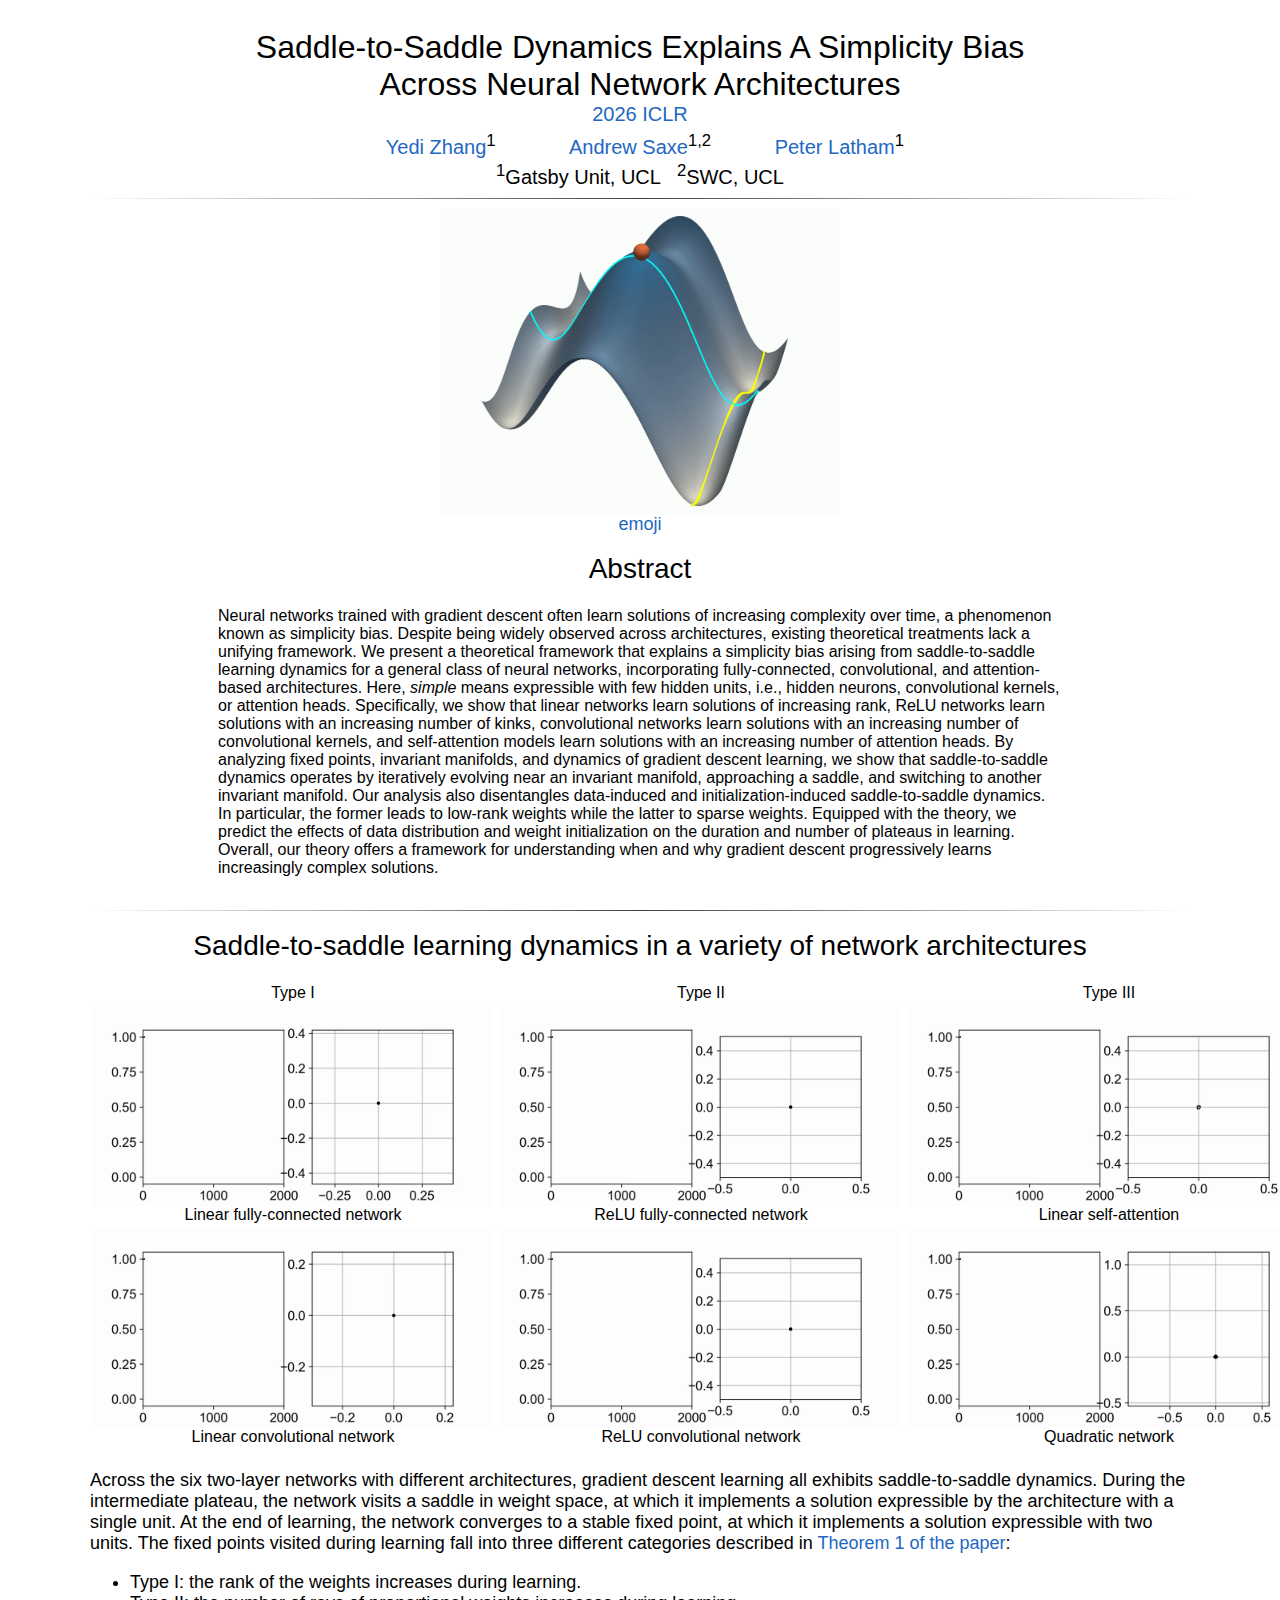
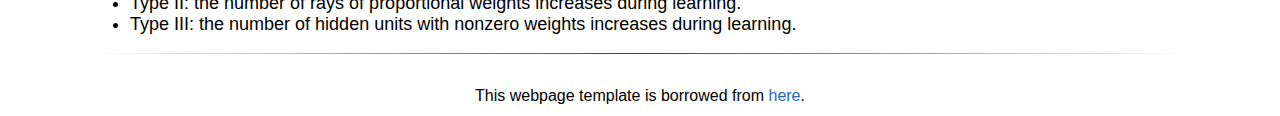
<file: simplicity.html>
<script src="http://www.google.com/jsapi" type="text/javascript"></script> 
<script type="text/javascript">google.load("jquery", "1.3.2");</script>

<style type="text/css">
	body {
		font-family: sans-serif; 
		font-weight:400;
		font-size:18px;
		margin-left: auto;
		margin-right: auto;
		width: 1100px;
	}
	
	h1 {
		font-size:28px;
		font-weight:400;
	}
	
	.disclaimerbox {
		background-color: #eee;		
		border: 1px solid #eeeeee;
		border-radius: 10px ;
		-moz-border-radius: 10px ;
		-webkit-border-radius: 10px ;
		padding: 20px;
	}

	video.header-vid {
		height: 140px;
		border: 1px solid black;
		border-radius: 10px ;
		-moz-border-radius: 10px ;
		-webkit-border-radius: 10px ;
	}
	
	img.header-img {
		height: 140px;
		border: 1px solid black;
		border-radius: 10px ;
		-moz-border-radius: 10px ;
		-webkit-border-radius: 10px ;
	}
	
	img.rounded {
		border: 1px solid #eeeeee;
		border-radius: 10px ;
		-moz-border-radius: 10px ;
		-webkit-border-radius: 10px ;
	}
	
	a:link,a:visited
	{
		color: #2268c3;
		text-decoration: none;
	}
	a:hover {
		color: #2268c3;
	}
	
	td.dl-link {
		height: 160px;
		text-align: center;
		font-size: 22px;
	}
	
	.layered-paper-big { /* modified from: http://css-tricks.com/snippets/css/layered-paper/ */
		box-shadow:
		0px 0px 1px 1px rgba(0,0,0,0.35), /* The top layer shadow */
		5px 5px 0 0px #fff, /* The second layer */
		5px 5px 1px 1px rgba(0,0,0,0.35), /* The second layer shadow */
		10px 10px 0 0px #fff, /* The third layer */
		10px 10px 1px 1px rgba(0,0,0,0.35), /* The third layer shadow */
		15px 15px 0 0px #fff, /* The fourth layer */
		15px 15px 1px 1px rgba(0,0,0,0.35), /* The fourth layer shadow */
		20px 20px 0 0px #fff, /* The fifth layer */
		20px 20px 1px 1px rgba(0,0,0,0.35), /* The fifth layer shadow */
		25px 25px 0 0px #fff, /* The fifth layer */
		25px 25px 1px 1px rgba(0,0,0,0.35); /* The fifth layer shadow */
		margin-left: 10px;
		margin-right: 45px;
	}

	.paper-big { /* modified from: http://css-tricks.com/snippets/css/layered-paper/ */
		box-shadow:
		0px 0px 1px 1px rgba(0,0,0,0.35); /* The top layer shadow */

		margin-left: 10px;
		margin-right: 45px;
	}


	.layered-paper { /* modified from: http://css-tricks.com/snippets/css/layered-paper/ */
		box-shadow:
		0px 0px 1px 1px rgba(0,0,0,0.35), /* The top layer shadow */
		5px 5px 0 0px #fff, /* The second layer */
		5px 5px 1px 1px rgba(0,0,0,0.35), /* The second layer shadow */
		10px 10px 0 0px #fff, /* The third layer */
		10px 10px 1px 1px rgba(0,0,0,0.35); /* The third layer shadow */
		margin-top: 5px;
		margin-left: 10px;
		margin-right: 30px;
		margin-bottom: 5px;
	}
	
	.vert-cent {
		position: relative;
		top: 50%;
		transform: translateY(-50%);
	}
	
	hr
	{
		border: 0;
		height: 1px;
		background-image: linear-gradient(to right, rgba(0, 0, 0, 0), rgba(0, 0, 0, 0.75), rgba(0, 0, 0, 0));
	}
</style>


<html>
<head>
	<title>Saddle-to-Saddle Dynamics Explains A Simplicity Bias Across Neural Network Architectures</title>
	<meta property="og:image" content="./img/simplicity/GD.gif"/> <!-- Facebook automatically scrapes this. Go to https://developers.facebook.com/tools/debug/ if you update and want to force Facebook to rescrape. -->
	<meta property="og:title" content="Saddle-to-Saddle Dynamics Explains A Simplicity Bias Across Neural Network Architectures" />
	<meta property="og:description" content="We define a notion of simplicity that applies to a broad class of architectures, and show both analytically and with explicit examples that during learning simplicity decreases in a step-wise manner.
" />

<!-- Global site tag (gtag.js) - Google Analytics -->
<script async src="https://www.googletagmanager.com/gtag/js?id=G-EJGLRC78GK"></script>
<script>
  window.dataLayer = window.dataLayer || [];
  function gtag(){dataLayer.push(arguments);}
  gtag('js', new Date());

  gtag('config', 'G-EJGLRC78GK');
</script>
<!-- Global site tag (gtag.js) - Google Analytics -->
</head>

<body>
	<br>
	<center>
		<span style="font-size:32px;font-weight:400">Saddle-to-Saddle Dynamics Explains A Simplicity Bias <br> Across Neural Network Architectures</span>	
		<table align=center width=600px>
			<table align=center width=600px>
				<tr><span style="font-size:20px"> <a href="https://openreview.net/forum?id=Vit5M0G5Gb">2026 ICLR</a></span></tr>
				<tr>
					<td align=center width=100px>
						<center>
							<span style="font-size:20px"><a href="https://yedizhang.github.io/">Yedi Zhang</a><sup>1</sup></span>
						</center>
					</td>
					<td align=center width=100px>
						<center>
							<span style="font-size:20px"><a href="https://www.saxelab.org/people/andrewsaxe/">Andrew Saxe</a><sup>1,2</sup></span>
						</center>
					</td>
					<td align=center width=100px>
						<center>
							<span style="font-size:20px"><a href="https://www.gatsby.ucl.ac.uk/~pel/">Peter Latham</a><sup>1</sup></span>
						</center>
					</td>
				</tr>
			</table>
			<table align=center width=250px>
				<tr>
					<center>
						<span style="font-size:20px;font-weight:400">
						<sup>1</sup>Gatsby Unit, UCL &nbsp;
						<sup>2</sup>SWC, UCL
						</a></span>
					</center>
				</tr>
			</table>
			</table>
	</center>
	
	<hr>

	<table align=center width=850px>
		
		<center>
			<img class="round" style="width:400px" src="./img/simplicity/GD_manifold.gif"/>
			<br>
			<a href="https://emoji.slack-edge.com/T023LJSBL5U/saddle_dynamics/de98dfda2663bfd9.gif">emoji</a>
		</center>
		<center><h1>Abstract</h1></center>
		<tr>
			<td>
				Neural networks trained with gradient descent often learn solutions of increasing complexity over time, a phenomenon known as simplicity bias. Despite being widely observed across architectures, existing theoretical treatments lack a unifying framework. We present a theoretical framework that explains a simplicity bias arising from saddle-to-saddle learning dynamics for a general class of neural networks, incorporating fully-connected, convolutional, and attention-based architectures. Here, <i>simple</i> means expressible with few hidden units, i.e., hidden neurons, convolutional kernels, or attention heads. Specifically, we show that linear networks learn solutions of increasing rank, ReLU networks learn solutions with an increasing number of kinks, convolutional networks learn solutions with an increasing number of convolutional kernels, and self-attention models learn solutions with an increasing number of attention heads. By analyzing fixed points, invariant manifolds, and dynamics of gradient descent learning, we show that saddle-to-saddle dynamics operates by iteratively evolving near an invariant manifold, approaching a saddle, and switching to another invariant manifold. Our analysis also disentangles data-induced and initialization-induced saddle-to-saddle dynamics. In particular, the former leads to low-rank weights while the latter to sparse weights. Equipped with the theory, we predict the effects of data distribution and weight initialization on the duration and number of plateaus in learning. Overall, our theory offers a framework for understanding when and why gradient descent progressively learns increasingly complex solutions.
			</td>
		</tr>
	</table>
	
	<br>

	<hr>

	<center><h1>Saddle-to-saddle learning dynamics in a variety of network architectures</h1></center>
	<table align=center width=900px>
		<tr>
			<td align=center width=400px>Type I</td>
			<td width=20px></td>
			<td align=center width=400px>Type II</td>
			<td width=20px></td>
			<td align=center width=400px>Type III</td>
		</tr>
		<tr>
			<td width=400px>
				<center>
					<img class="round" style="width:400px" src="./img/simplicity/lin_hid50.gif"/>
				</center>
				<center>Linear fully-connected network</center>
			<td width=20px></td>
			<td width=400px>
				<center>
					<img class="round" style="width:400px" src="./img/simplicity/relu_ortho_hid50.gif"/>
				</center>
				<center>ReLU fully-connected network</center>
			</td>
			<td width=20px></td>
			<td width=400px>
				<center>
					<img class="round" style="width:400px" src="./img/simplicity/attnS_head10.gif"/>
				</center>
				<center>Linear self-attention</center>
			</td>
		</tr>
		<tr>
			<td width=400px>
				<center>
					<img class="round" style="width:400px" src="./img/simplicity/cnn_hid50.gif"/>
				</center>
				<center>Linear convolutional network</center>
			<td width=20px></td>
			<td width=400px>
				<center>
					<img class="round" style="width:400px" src="./img/simplicity/relu_cnn_hid50.gif"/>
				</center>
				<center>ReLU convolutional network</center>
			</td>
			<td width=20px></td>
			<td width=400px>
				<center>
					<img class="round" style="width:400px" src="./img/simplicity/quadratic_hid10.gif"/>
				</center>
				<center>Quadratic network</center>
			</td>
		</tr>
	</table>
	<br>

Across the six two-layer networks with different architectures, gradient descent learning all exhibits saddle-to-saddle dynamics.
During the intermediate plateau, the network visits a saddle in weight space, at which it implements a solution expressible by the architecture with a single unit. At the end of learning, the network converges to a stable fixed point, at which it implements a solution expressible with two units. 
The fixed points visited during learning fall into three different categories described in <a href="https://arxiv.org/html/2512.20607v1#S3">Theorem 1 of the paper</a>:
<ul>
  <li>Type I: the rank of the weights increases during learning.</li>
  <li>Type II: the number of rays of proportional weights increases during learning.</li>
  <li>Type III: the number of hidden units with nonzero weights increases during learning. </li>
</ul>

	<hr>
	<br>

	<table align=center width=900px>
		<tr>
			<td width=400px>
				<center>
					This webpage template is borrowed from <a href="https://github.com/richzhang/webpage-template">here</a>.
				</center>
			</td>
		</tr>
	</table>

</body>
</html>
</file>
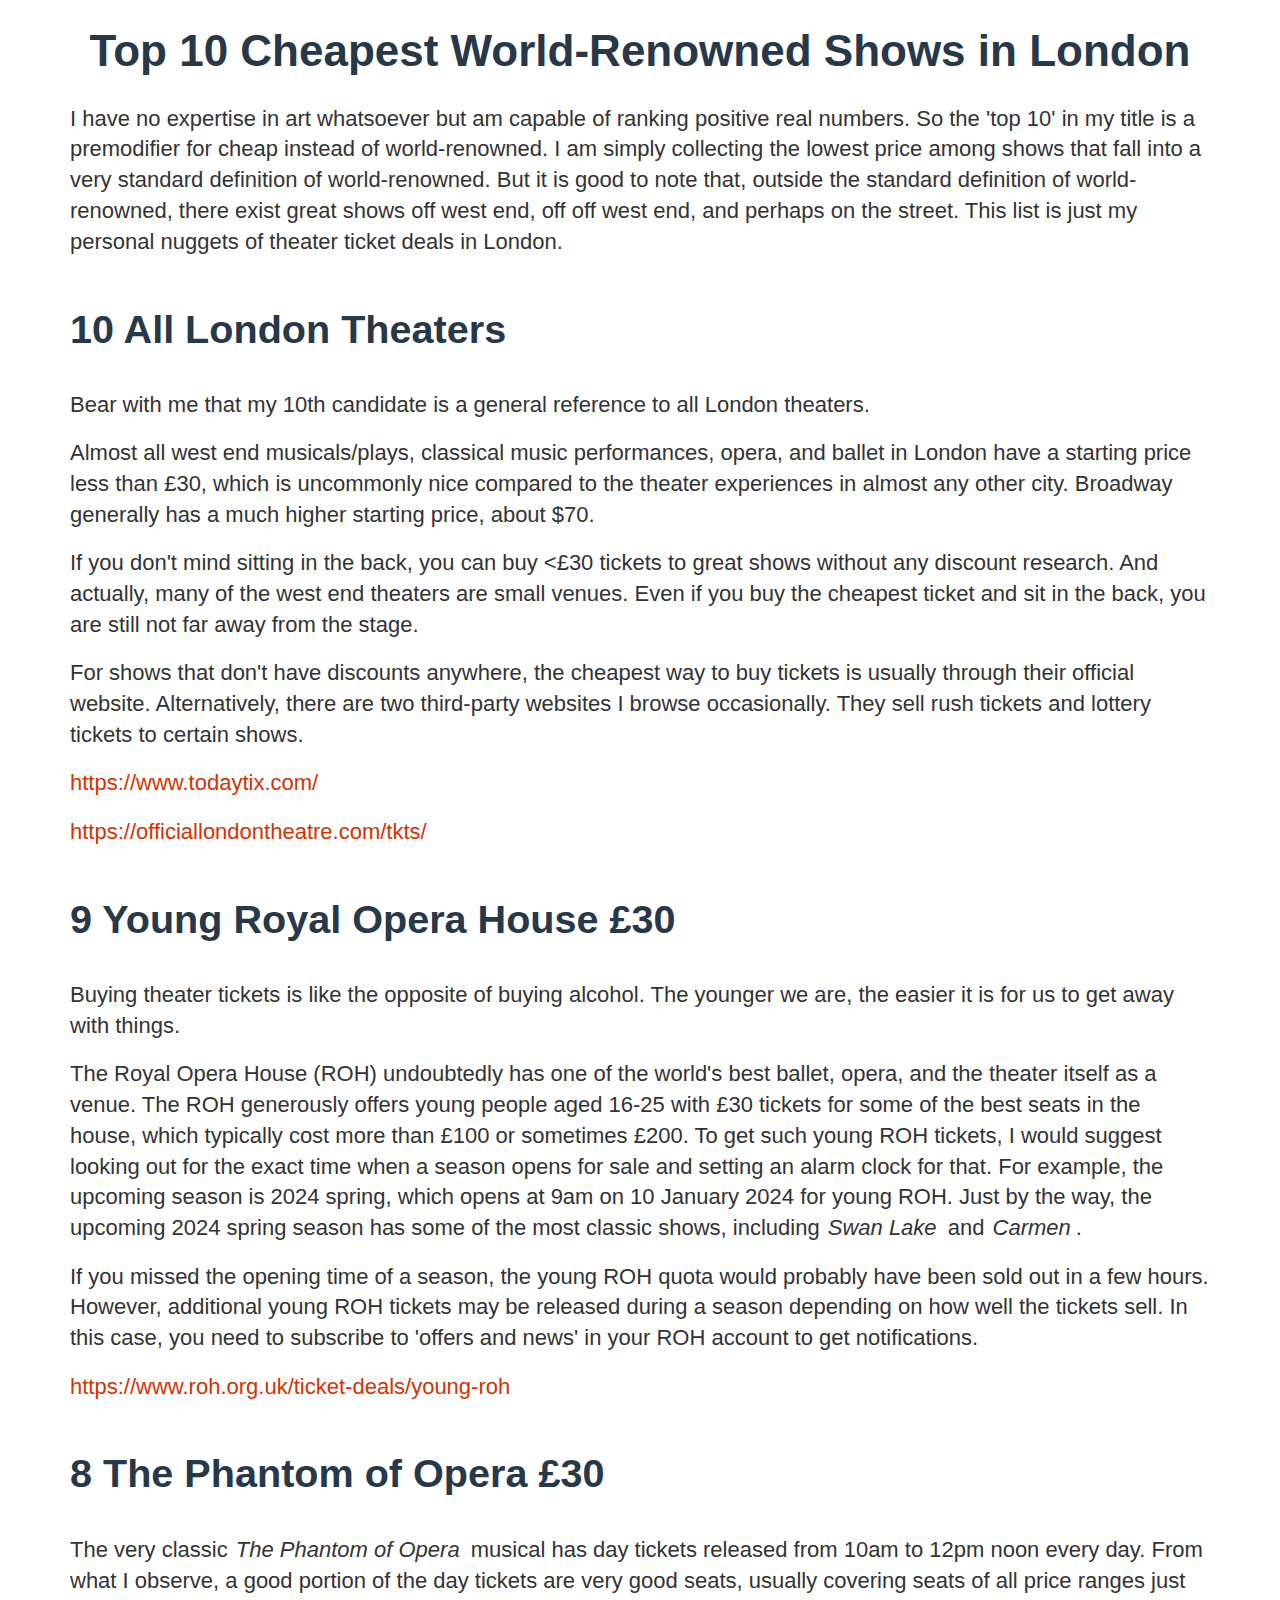
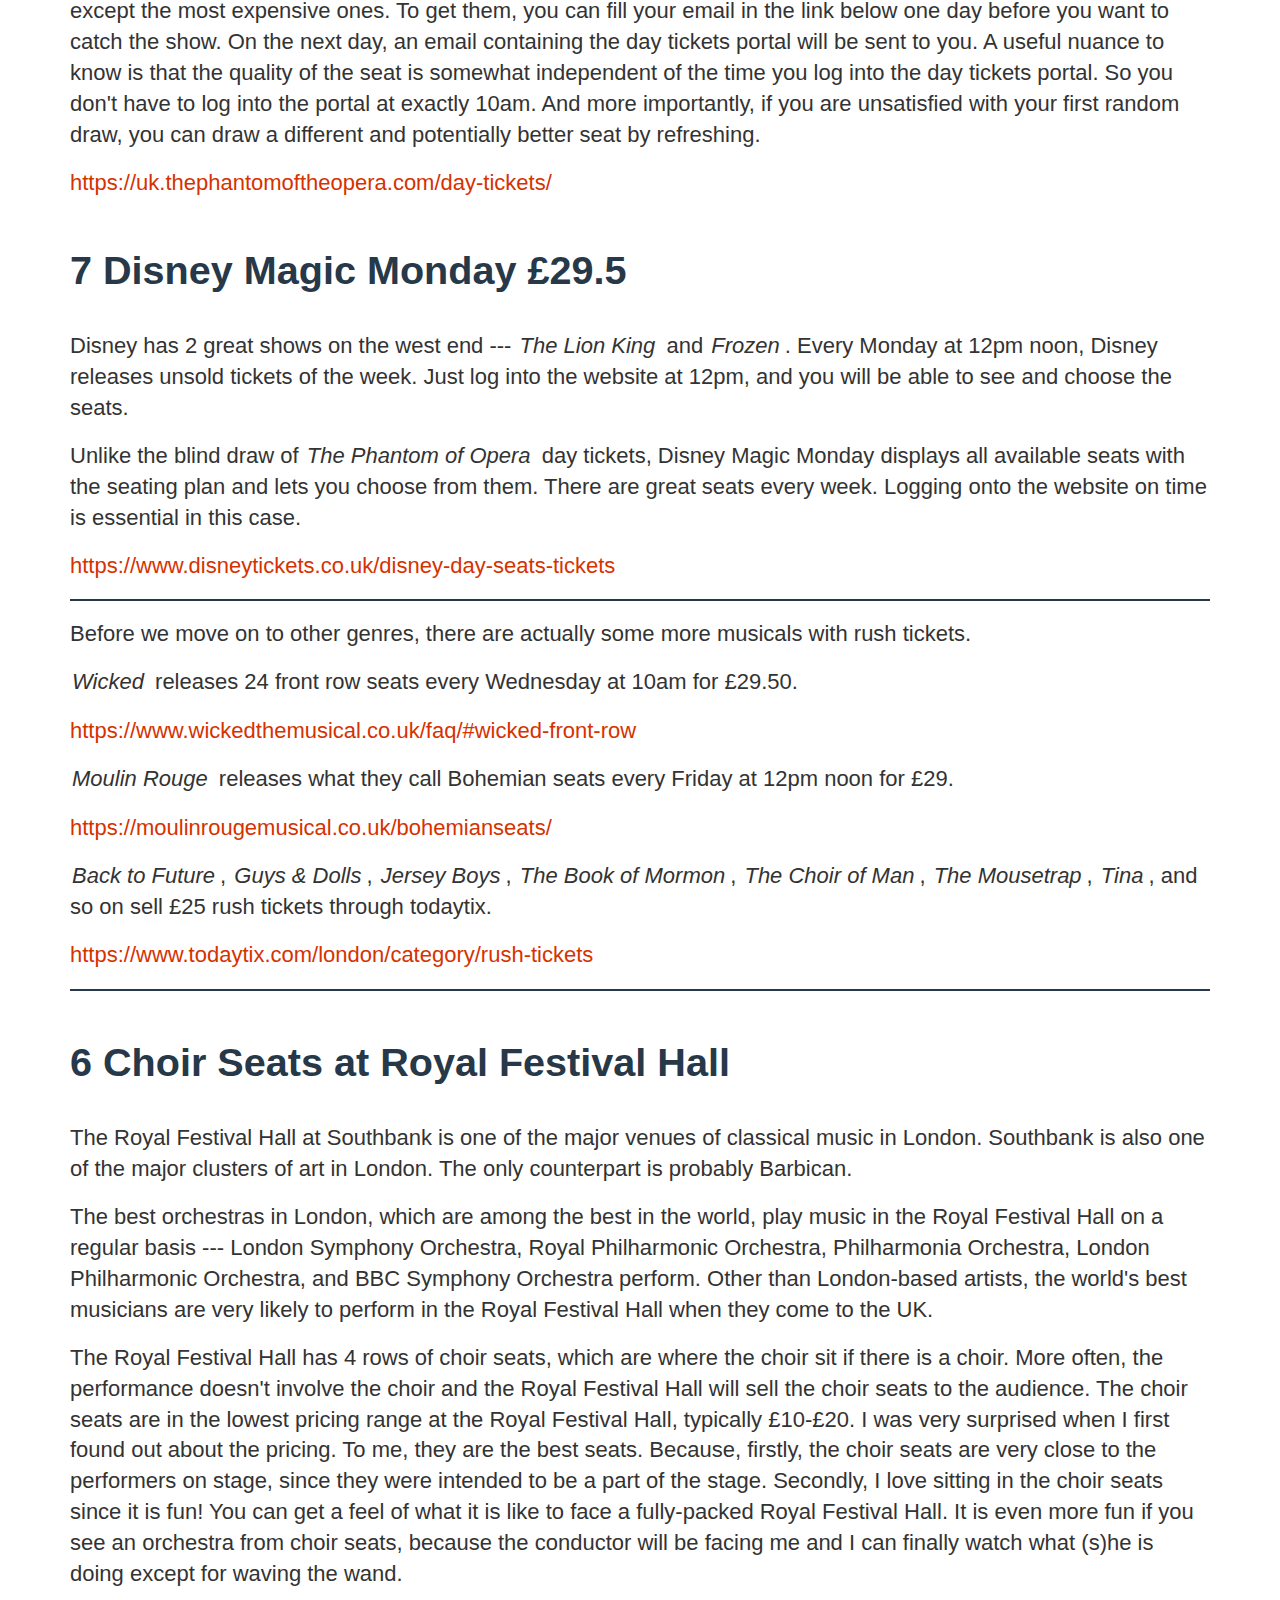
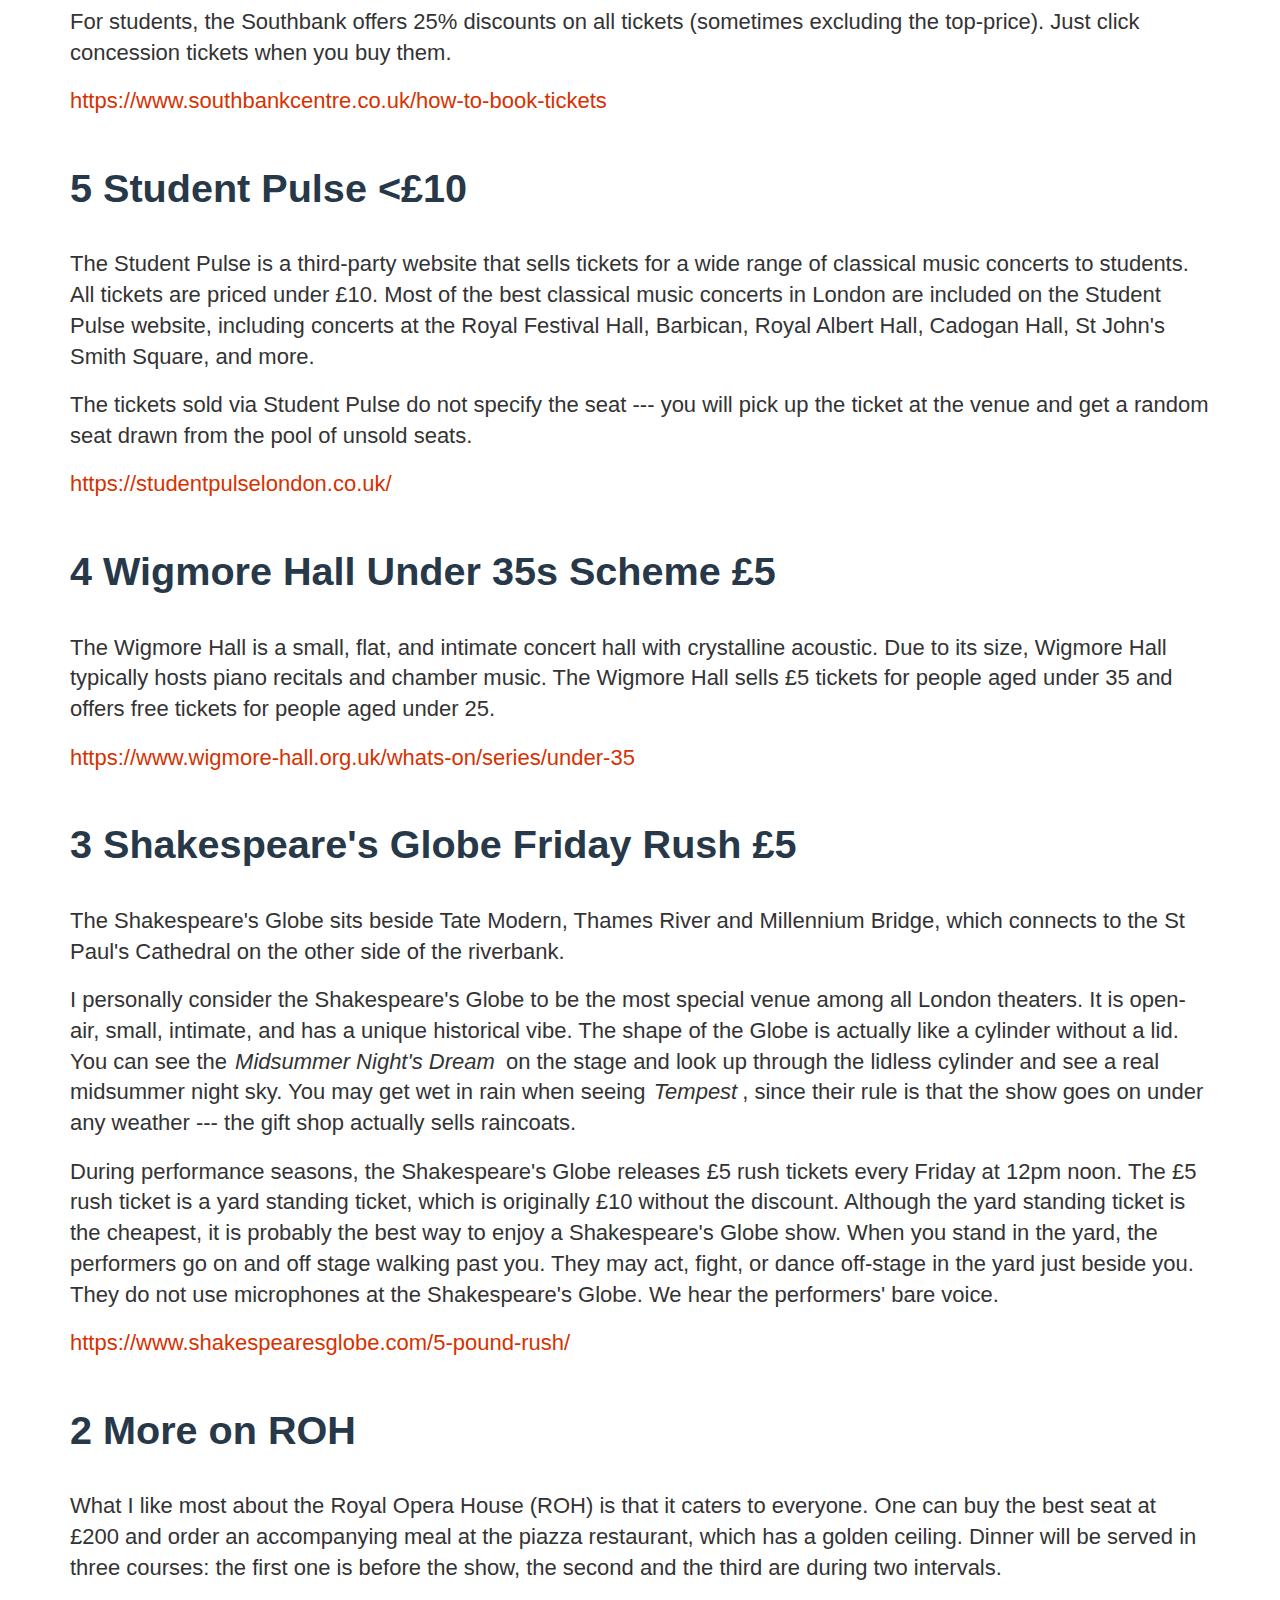
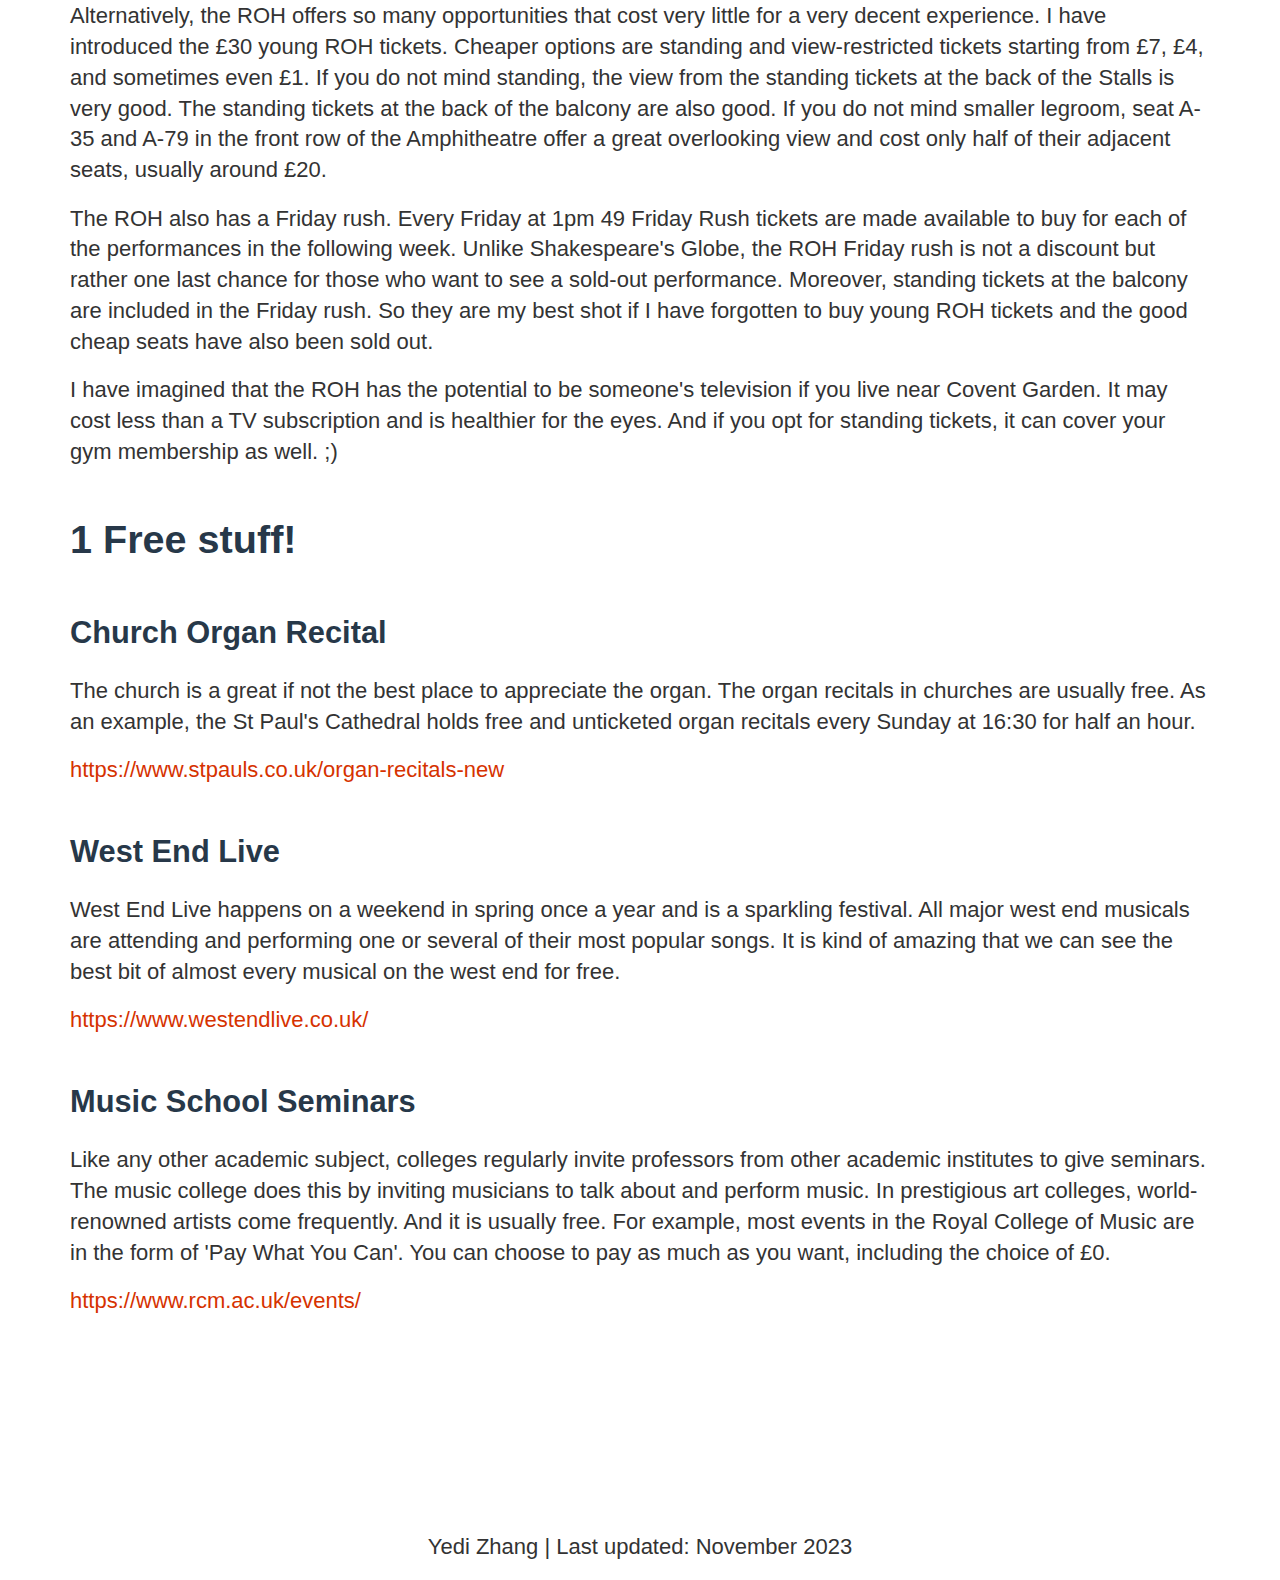
<file: ticket-deal.html>
<!doctype html>
<html>
<head>
<link rel="stylesheet" href="css/drake_larger.css" type="text/css" />
<title>Top 10 Cheapest World-Renowned Shows in London</title>
</head>

<body class='typora-export'><div class='typora-export-content'>
<div id='write'  class=''><h1 id='top-10-cheapest-world-renowned-shows-in-london'><span>Top 10 Cheapest World-Renowned Shows in London</span></h1><p><span>I have no expertise in art whatsoever but am capable of ranking positive real numbers. So the &#39;top 10&#39; in my title is a premodifier for cheap instead of world-renowned. I am simply collecting the lowest price among shows that fall into a very standard definition of world-renowned. But it is good to note that, outside the standard definition of world-renowned, there exist great shows off west end, off off west end, and perhaps on the street. This list is just my personal nuggets of theater ticket deals in London.</span></p><h2 id='10-all-london-theaters'><span>10 All London Theaters</span></h2><p><span>Bear with me that my 10th candidate is a general reference to all London theaters.</span></p><p><span>Almost all west end musicals/plays, classical music performances, opera, and ballet in London have a starting price less than £30, which is uncommonly nice compared to the theater experiences in almost any other city. Broadway generally has a much higher starting price, about $70.</span></p><p><span>If you don&#39;t mind sitting in the back, you can buy &lt;£30 tickets to great shows without any discount research. And actually, many of the west end theaters are small venues. Even if you buy the cheapest ticket and sit in the back, you are still not far away from the stage.</span></p><p><span>For shows that don&#39;t have discounts anywhere, the cheapest way to buy tickets is usually through their official website. Alternatively, there are two third-party websites I browse occasionally. They sell rush tickets and lottery tickets to certain shows.</span></p><p><a href='https://www.todaytix.com/' target='_blank' class='url'>https://www.todaytix.com/</a></p><p><a href='https://officiallondontheatre.com/tkts/' target='_blank' class='url'>https://officiallondontheatre.com/tkts/</a></p><h2 id='9-young-royal-opera-house-£30'><span>9 Young Royal Opera House £30</span></h2><p><span>Buying theater tickets is like the opposite of buying alcohol. The younger we are, the easier it is for us to get away with things.</span></p><p><span>The Royal Opera House (ROH) undoubtedly has one of the world&#39;s best ballet, opera, and the theater itself as a venue. The ROH generously offers young people aged 16-25 with £30 tickets for some of the best seats in the house, which typically cost more than £100 or sometimes £200. To get such young ROH tickets, I would suggest looking out for the exact time when a season opens for sale and setting an alarm clock for that. For example, the upcoming season is 2024 spring, which opens at 9am on 10 January 2024 for young ROH. Just by the way, the upcoming 2024 spring season has some of the most classic shows, including </span><em><span>Swan Lake</span></em><span> and </span><em><span>Carmen</span></em><span>.</span></p><p><span>If you missed the opening time of a season, the young ROH quota would probably have been sold out in a few hours. However, additional young ROH tickets may be released during a season depending on how well the tickets sell. In this case, you need to subscribe to &#39;offers and news&#39; in your ROH account to get notifications.</span></p><p><a href='https://www.roh.org.uk/ticket-deals/young-roh' target='_blank' class='url'>https://www.roh.org.uk/ticket-deals/young-roh</a></p><h2 id='8-the-phantom-of-opera-£30'><span>8 The Phantom of Opera £30</span></h2><p><span>The very classic </span><em><span>The Phantom of Opera</span></em><span> musical has day tickets released from 10am to 12pm noon every day. From what I observe, a good portion of the day tickets are very good seats, usually covering seats of all price ranges just except the most expensive ones. To get them, you can fill your email in the link below one day before you want to catch the show. On the next day, an email containing the day tickets portal will be sent to you. A useful nuance to know is that the quality of the seat is somewhat independent of the time you log into the day tickets portal. So you don&#39;t have to log into the portal at exactly 10am. And more importantly, if you are unsatisfied with your first random draw, you can draw a different and potentially better seat by refreshing.</span></p><p><a href='https://uk.thephantomoftheopera.com/day-tickets/' target='_blank' class='url'>https://uk.thephantomoftheopera.com/day-tickets/</a></p><h2 id='7-disney-magic-monday-£295'><span>7 Disney Magic Monday £29.5</span></h2><p><span>Disney has 2 great shows on the west end --- </span><em><span>The Lion King</span></em><span> and </span><em><span>Frozen</span></em><span>. Every Monday at 12pm noon, Disney releases unsold tickets of the week. Just log into the website at 12pm, and you will be able to see and choose the seats.</span></p><p><span>Unlike the blind draw of </span><em><span>The Phantom of Opera</span></em><span> day tickets, Disney Magic Monday displays all available seats with the seating plan and lets you choose from them. There are great seats every week. Logging onto the website on time is essential in this case.</span></p><p><a href='https://www.disneytickets.co.uk/disney-day-seats-tickets' target='_blank' class='url'>https://www.disneytickets.co.uk/disney-day-seats-tickets</a></p><hr /><p><span>Before we move on to other genres, there are actually some more musicals with rush tickets.</span></p><p><em><span>Wicked</span></em><span> releases 24 front row seats every Wednesday at 10am for £29.50.</span></p><p><a href='https://www.wickedthemusical.co.uk/faq/#wicked-front-row' target='_blank' class='url'>https://www.wickedthemusical.co.uk/faq/#wicked-front-row</a></p><p><em><span>Moulin Rouge</span></em><span> releases what they call Bohemian seats every Friday at 12pm noon for £29.</span></p><p><a href='https://moulinrougemusical.co.uk/bohemianseats/' target='_blank' class='url'>https://moulinrougemusical.co.uk/bohemianseats/</a></p><p><em><span>Back to Future</span></em><span>, </span><em><span>Guys &amp; Dolls</span></em><span>, </span><em><span>Jersey Boys</span></em><span>, </span><em><span>The Book of Mormon</span></em><span>, </span><em><span>The Choir of Man</span></em><span>, </span><em><span>The Mousetrap</span></em><span>, </span><em><span>Tina</span></em><span>, and so on sell £25 rush tickets through todaytix.</span></p><p><a href='https://www.todaytix.com/london/category/rush-tickets' target='_blank' class='url'>https://www.todaytix.com/london/category/rush-tickets</a></p><hr /><h2 id='6-choir-seats-at-royal-festival-hall'><span>6 Choir Seats at Royal Festival Hall</span></h2><p><span>The Royal Festival Hall at Southbank is one of the major venues of classical music in London. Southbank is also one of the major clusters of art in London. The only counterpart is probably Barbican.</span></p><p><span>The best orchestras in London, which are among the best in the world, play music in the Royal Festival Hall on a regular basis --- London Symphony Orchestra, Royal Philharmonic Orchestra, Philharmonia Orchestra, London Philharmonic Orchestra, and BBC Symphony Orchestra perform. Other than London-based artists, the world&#39;s best musicians are very likely to perform in the Royal Festival Hall when they come to the UK.</span></p><p><span>The Royal Festival Hall has 4 rows of choir seats, which are where the choir sit if there is a choir. More often, the performance doesn&#39;t involve the choir and the Royal Festival Hall will sell the choir seats to the audience. The choir seats are in the lowest pricing range at the Royal Festival Hall, typically £10-£20. I was very surprised when I first found out about the pricing. To me, they are the best seats. Because, firstly, the choir seats are very close to the performers on stage, since they were intended to be a part of the stage. Secondly, I love sitting in the choir seats since it is fun! You can get a feel of what it is like to face a fully-packed Royal Festival Hall. It is even more fun if you see an orchestra from choir seats, because the conductor will be facing me and I can finally watch what (s)he is doing except for waving the wand.</span></p><p><span>For students, the Southbank offers 25% discounts on all tickets (sometimes excluding the top-price). Just click concession tickets when you buy them.</span></p><p><a href='https://www.southbankcentre.co.uk/how-to-book-tickets' target='_blank' class='url'>https://www.southbankcentre.co.uk/how-to-book-tickets</a></p><h2 id='5-student-pulse-£10'><span>5 Student Pulse &lt;£10</span></h2><p><span>The Student Pulse is a third-party website that sells tickets for a wide range of classical music concerts to students. All tickets are priced under £10. Most of the best classical music concerts in London are included on the Student Pulse website, including concerts at the Royal Festival Hall, Barbican, Royal Albert Hall, Cadogan Hall, St John&#39;s Smith Square, and more.</span></p><p><span>The tickets sold via Student Pulse do not specify the seat --- you will pick up the ticket at the venue and get a random seat drawn from the pool of unsold seats.</span></p><p><a href='https://studentpulselondon.co.uk/' target='_blank' class='url'>https://studentpulselondon.co.uk/</a></p><h2 id='4-wigmore-hall-under-35s-scheme-£5'><span>4 Wigmore Hall Under 35s Scheme £5</span></h2><p><span>The Wigmore Hall is a small, flat, and intimate concert hall with crystalline acoustic. Due to its size, Wigmore Hall typically hosts piano recitals and chamber music. The Wigmore Hall sells £5 tickets for people aged under 35 and offers free tickets for people aged under 25.</span></p><p><a href='https://www.wigmore-hall.org.uk/whats-on/series/under-35' target='_blank' class='url'>https://www.wigmore-hall.org.uk/whats-on/series/under-35</a></p><h2 id='3-shakespeares-globe-friday-rush-£5'><span>3 Shakespeare&#39;s Globe Friday Rush £5</span></h2><p><span>The Shakespeare&#39;s Globe sits beside Tate Modern, Thames River and Millennium Bridge, which connects to the St Paul&#39;s Cathedral on the other side of the riverbank.</span></p><p><span>I personally consider the Shakespeare&#39;s Globe to be the most special venue among all London theaters. It is open-air, small, intimate, and has a unique historical vibe. The shape of the Globe is actually like a cylinder without a lid. You can see the </span><em><span>Midsummer Night&#39;s Dream</span></em><span> on the stage and look up through the lidless cylinder and see a real midsummer night sky. You may get wet in rain when seeing </span><em><span>Tempest</span></em><span>, since their rule is that the show goes on under any weather --- the gift shop actually sells raincoats.</span></p><p><span>During performance seasons, the Shakespeare&#39;s Globe releases £5 rush tickets every Friday at 12pm noon. The £5 rush ticket is a yard standing ticket, which is originally £10 without the discount. Although the yard standing ticket is the cheapest, it is probably the best way to enjoy a Shakespeare&#39;s Globe show. When you stand in the yard, the performers go on and off stage walking past you. They may act, fight, or dance off-stage in the yard just beside you. They do not use microphones at the Shakespeare&#39;s Globe. We hear the performers&#39; bare voice.</span></p><p><a href='https://www.shakespearesglobe.com/5-pound-rush/' target='_blank' class='url'>https://www.shakespearesglobe.com/5-pound-rush/</a></p><h2 id='2-more-on-roh'><span>2 More on ROH</span></h2><p><span>What I like most about the Royal Opera House (ROH) is that it caters to everyone. One can buy the best seat at £200 and order an accompanying meal at the piazza restaurant, which has a golden ceiling. Dinner will be served in three courses: the first one is before the show, the second and the third are during two intervals. </span></p><p><span>Alternatively, the ROH offers so many opportunities that cost very little for a very decent experience. I have introduced the £30 young ROH tickets. Cheaper options are standing and view-restricted tickets starting from £7, £4, and sometimes even £1. If you do not mind standing, the view from the standing tickets at the back of the Stalls is very good. The standing tickets at the back of the balcony are also good. If you do not mind smaller legroom, seat A-35 and A-79 in the front row of the Amphitheatre offer a great overlooking view and cost only half of their adjacent seats, usually around £20.</span></p><p><span>The ROH also has a Friday rush. Every Friday at 1pm 49 Friday Rush tickets are made available to buy for each of the performances in the following week. Unlike Shakespeare&#39;s Globe, the ROH Friday rush is not a discount but rather one last chance for those who want to see a sold-out performance. Moreover, standing tickets at the balcony are included in the Friday rush. So they are my best shot if I have forgotten to buy young ROH tickets and the good cheap seats have also been sold out. </span></p><p><span>I have imagined that the ROH has the potential to be someone&#39;s television if you live near Covent Garden. It may cost less than a TV subscription and is healthier for the eyes. And if you opt for standing tickets, it can cover your gym membership as well. ;)</span></p><h2 id='1-free-stuff'><span>1 Free stuff!</span></h2><h3 id='church-organ-recital'><span>Church Organ Recital</span></h3><p><span>The church is a great if not the best place to appreciate the organ. The organ recitals in churches are usually free. As an example, the St Paul&#39;s Cathedral holds free and unticketed organ recitals every Sunday at 16:30 for half an hour.</span></p><p><a href='https://www.stpauls.co.uk/organ-recitals-new' target='_blank' class='url'>https://www.stpauls.co.uk/organ-recitals-new</a></p><h3 id='west-end-live'><span>West End Live</span></h3><p><span>West End Live happens on a weekend in spring once a year and is a sparkling festival. All major west end musicals are attending and performing one or several of their most popular songs. It is kind of amazing that we can see the best bit of almost every musical on the west end for free.</span></p><p><a href='https://www.westendlive.co.uk/' target='_blank' class='url'>https://www.westendlive.co.uk/</a></p><h3 id='music-school-seminars'><span>Music School Seminars</span></h3><p><span>Like any other academic subject, colleges regularly invite professors from other academic institutes to give seminars. The music college does this by inviting musicians to talk about and perform music. In prestigious art colleges, world-renowned artists come frequently. And it is usually free. For example, most events in the Royal College of Music are in the form of &#39;Pay What You Can&#39;. You can choose to pay as much as you want, including the choice of £0.</span></p><p><a href='https://www.rcm.ac.uk/events/' target='_blank' class='url'>https://www.rcm.ac.uk/events/</a></p></div></div>

<p>
  <center>
    Yedi Zhang | Last updated: November 2023     
  </center>
</p>

</body>
</html>
</file>
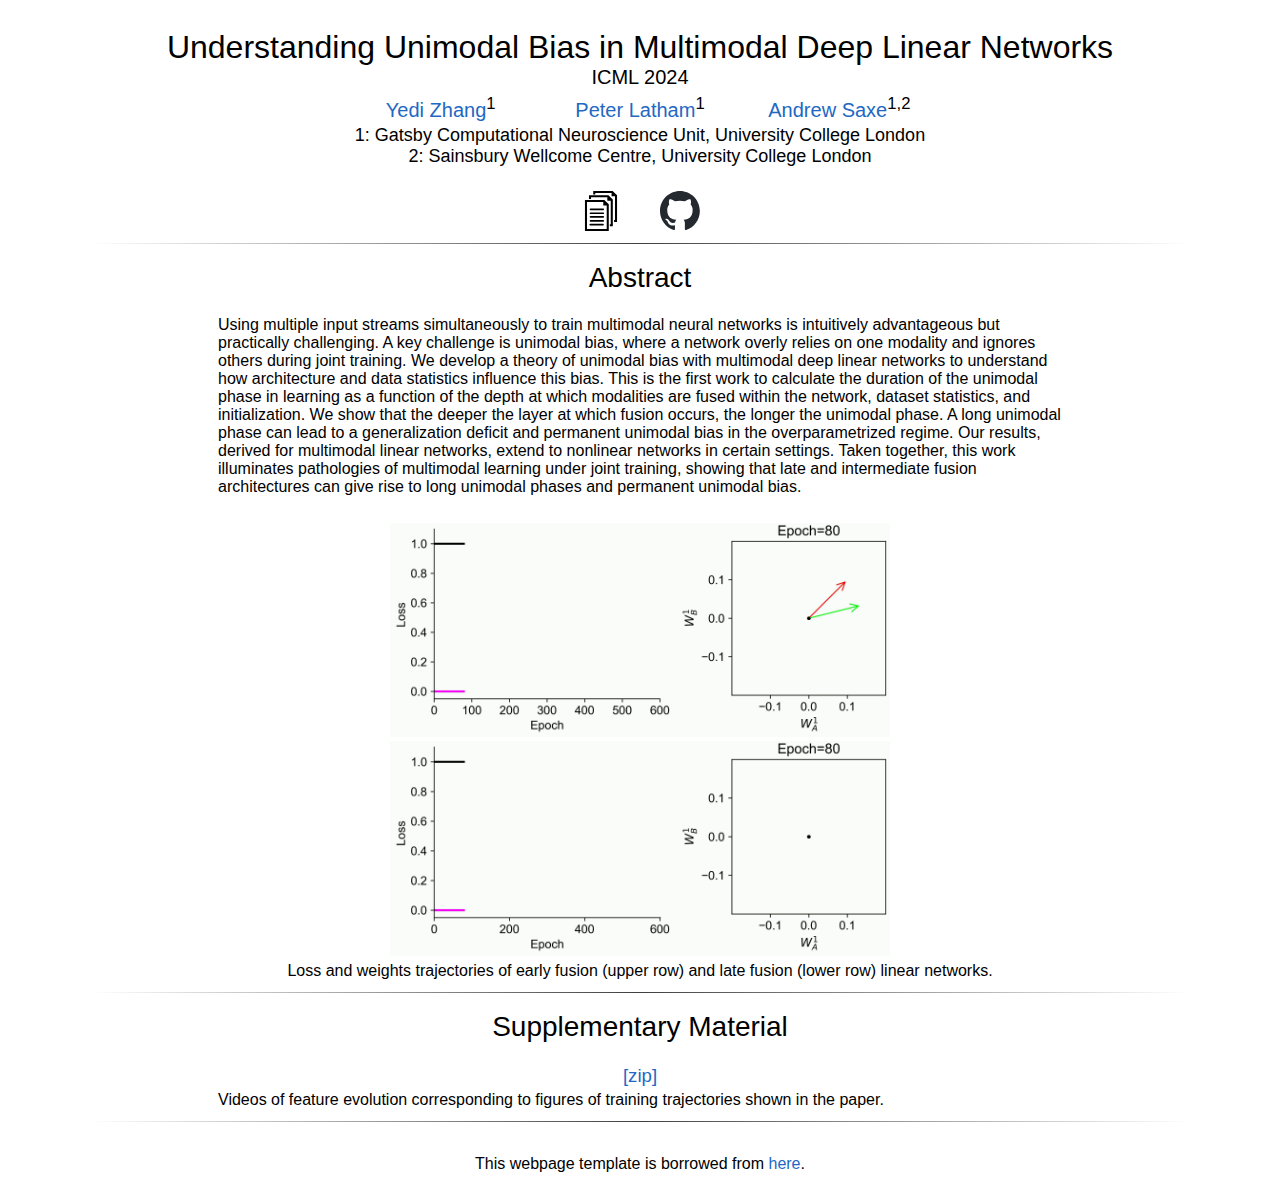
<file: unimodal-bias.html>
<script src="http://www.google.com/jsapi" type="text/javascript"></script> 
<script type="text/javascript">google.load("jquery", "1.3.2");</script>

<style type="text/css">
	body {
		font-family: sans-serif; 
		font-weight:300;
		font-size:18px;
		margin-left: auto;
		margin-right: auto;
		width: 1100px;
	}
	
	h1 {
		font-size:28px;
		font-weight:400;
	}
	
	.disclaimerbox {
		background-color: #eee;		
		border: 1px solid #eeeeee;
		border-radius: 10px ;
		-moz-border-radius: 10px ;
		-webkit-border-radius: 10px ;
		padding: 20px;
	}

	video.header-vid {
		height: 140px;
		border: 1px solid black;
		border-radius: 10px ;
		-moz-border-radius: 10px ;
		-webkit-border-radius: 10px ;
	}
	
	img.header-img {
		height: 140px;
		border: 1px solid black;
		border-radius: 10px ;
		-moz-border-radius: 10px ;
		-webkit-border-radius: 10px ;
	}
	
	img.rounded {
		border: 1px solid #eeeeee;
		border-radius: 10px ;
		-moz-border-radius: 10px ;
		-webkit-border-radius: 10px ;
	}
	
	a:link,a:visited
	{
		color: #2268c3;
		text-decoration: none;
	}
	a:hover {
		color: #2268c3;
	}
	
	td.dl-link {
		height: 160px;
		text-align: center;
		font-size: 22px;
	}
	
	.layered-paper-big { /* modified from: http://css-tricks.com/snippets/css/layered-paper/ */
		box-shadow:
		0px 0px 1px 1px rgba(0,0,0,0.35), /* The top layer shadow */
		5px 5px 0 0px #fff, /* The second layer */
		5px 5px 1px 1px rgba(0,0,0,0.35), /* The second layer shadow */
		10px 10px 0 0px #fff, /* The third layer */
		10px 10px 1px 1px rgba(0,0,0,0.35), /* The third layer shadow */
		15px 15px 0 0px #fff, /* The fourth layer */
		15px 15px 1px 1px rgba(0,0,0,0.35), /* The fourth layer shadow */
		20px 20px 0 0px #fff, /* The fifth layer */
		20px 20px 1px 1px rgba(0,0,0,0.35), /* The fifth layer shadow */
		25px 25px 0 0px #fff, /* The fifth layer */
		25px 25px 1px 1px rgba(0,0,0,0.35); /* The fifth layer shadow */
		margin-left: 10px;
		margin-right: 45px;
	}

	.paper-big { /* modified from: http://css-tricks.com/snippets/css/layered-paper/ */
		box-shadow:
		0px 0px 1px 1px rgba(0,0,0,0.35); /* The top layer shadow */

		margin-left: 10px;
		margin-right: 45px;
	}


	.layered-paper { /* modified from: http://css-tricks.com/snippets/css/layered-paper/ */
		box-shadow:
		0px 0px 1px 1px rgba(0,0,0,0.35), /* The top layer shadow */
		5px 5px 0 0px #fff, /* The second layer */
		5px 5px 1px 1px rgba(0,0,0,0.35), /* The second layer shadow */
		10px 10px 0 0px #fff, /* The third layer */
		10px 10px 1px 1px rgba(0,0,0,0.35); /* The third layer shadow */
		margin-top: 5px;
		margin-left: 10px;
		margin-right: 30px;
		margin-bottom: 5px;
	}
	
	.vert-cent {
		position: relative;
		top: 50%;
		transform: translateY(-50%);
	}
	
	hr
	{
		border: 0;
		height: 1px;
		background-image: linear-gradient(to right, rgba(0, 0, 0, 0), rgba(0, 0, 0, 0.75), rgba(0, 0, 0, 0));
	}
</style>


<html>
<head>
	<title>Understanding Unimodal Bias in Multimodal Deep Linear Networks</title>
	<meta property="og:image" content="./img/unimodal-bias/L2_late_feat.gif"/> <!-- Facebook automatically scrapes this. Go to https://developers.facebook.com/tools/debug/ if you update and want to force Facebook to rescrape. -->
	<meta property="og:title" content="Understanding Unimodal Bias in Multimodal Deep Linear Networks" />
	<meta property="og:description" content="We study multimodal deep linear networks and show that late and intermediate fusion architectures can give rise to long unimodal phases and permanent unimodal bias." />

<!-- Global site tag (gtag.js) - Google Analytics -->
<script async src="https://www.googletagmanager.com/gtag/js?id=G-EJGLRC78GK"></script>
<script>
  window.dataLayer = window.dataLayer || [];
  function gtag(){dataLayer.push(arguments);}
  gtag('js', new Date());

  gtag('config', 'G-EJGLRC78GK');
</script>
<!-- Global site tag (gtag.js) - Google Analytics -->
</head>

<body>
	<br>
	<center>
		<span style="font-size:32px;font-weight:400">Understanding Unimodal Bias in Multimodal Deep Linear Networks</span>	
		<table align=center width=600px>
			<table align=center width=600px>
				<tr><span style="font-size:20px;font-weight:400">ICML 2024</span></tr>
				<tr>
					<td align=center width=100px>
						<center>
							<span style="font-size:20px"><a href="https://yedizhang.github.io/">Yedi Zhang</a><sup>1</sup></span>
						</center>
					</td>
					<td align=center width=100px>
						<center>
							<span style="font-size:20px"><a href="https://www.gatsby.ucl.ac.uk/~pel/">Peter Latham</a><sup>1</sup></span>
						</center>
					</td>
					<td align=center width=100px>
						<center>
							<span style="font-size:20px"><a href="https://www.saxelab.org/people/andrewsaxe/">Andrew Saxe</a><sup>1,2</sup></span>
						</center>
					</td>
				</tr>
			</table>
			<table align=center width=250px>
				<tr>
					<center>
						1: Gatsby Computational Neuroscience Unit, University College London <br>
						2: Sainsbury Wellcome Centre, University College London
					</center>
				</tr>
				<tr><br></tr>
			</table>
			<table align=center width=160px>
				<tr>
					<td align=center width=80px>
						<center>
							<span style="font-size:20px"><a href="https://arxiv.org/abs/2312.00935"><img style="width:40px" src="img/doc-mark.svg" alt="My Happy SVG"/></a></span>
						</center>
					</td>
					<td align=center width=80px>
						<center>
							<span style="font-size:20px"><a href="https://github.com/yedizhang/unimodal-bias"><img style="width:40px" src="img/github-mark.svg" alt="My Happy SVG"/></a></span>
						</center>
					</td>
				</tr>
			</table>
		</table>
	</center>
	
	<hr>

	<table align=center width=850px>
		<center><h1>Abstract</h1></center>
		<tr>
			<td>
				Using multiple input streams simultaneously to train multimodal neural networks is intuitively advantageous but practically challenging. A key challenge is unimodal bias, where a network overly relies on one modality and ignores others during joint training. We develop a theory of unimodal bias with multimodal deep linear networks to understand how architecture and data statistics influence this bias. This is the first work to calculate the duration of the unimodal phase in learning as a function of the depth at which modalities are fused within the network, dataset statistics, and initialization. We show that the deeper the layer at which fusion occurs, the longer the unimodal phase. A long unimodal phase can lead to a generalization deficit and permanent unimodal bias in the overparametrized regime. Our results, derived for multimodal linear networks, extend to nonlinear networks in certain settings. Taken together, this work illuminates pathologies of multimodal learning under joint training, showing that late and intermediate fusion architectures can give rise to long unimodal phases and permanent unimodal bias.
			</td>
		</tr>
	</table>
	
	<br>

	<center>
		<table align=center width=850px>
			<tr>
				<td width=260px>
					<center>
						<img class="round" style="width:500px" src="./img/unimodal-bias/L2_early_feat.gif"/>
					</center>
				</td>
			</tr>
			<tr>
				<td width=260px>
					<center>
						<img class="round" style="width:500px" src="./img/unimodal-bias/L2_late_feat.gif"/>
					</center>
				</td>
			</tr>

		</table>
		<table align=center width=850px>
			<tr>
				<td>
					<center>
						Loss and weights trajectories of early fusion (upper row) and late fusion (lower row) linear networks.
					</center>
				</td>
			</tr>
		</table>
	</center>

	<hr>

	<table align=center width=850px>
		<center><h1>Supplementary Material</h1></center>
		<tr>
			<td><span style="font-size:14pt"><center>
				<a href="https://openreview.net/attachment?id=ul1cjLB98Y&name=supplementary_material">[zip]</a>
			</center></td>
		</tr>
		<tr>
			<td>
				Videos of feature evolution corresponding to figures of training trajectories shown in the paper.
			</td>
		</tr>
	</table>

	<hr>
	<br>

	<table align=center width=900px>
		<tr>
			<td width=400px>
				<center>
					This webpage template is borrowed from <a href="https://github.com/richzhang/webpage-template">here</a>.
				</center>
			</td>
		</tr>
	</table>

</body>
</html>
</file>
<file: css/ursine.css>
<style type='text/css'>html {overflow-x: initial !important;}:root { --bg-color:#ffffff; --text-color:#333333; --select-text-bg-color:#B5D6FC; --select-text-font-color:auto; --monospace:"Lucida Console",Consolas,"Courier",monospace; --title-bar-height:20px; }
.mac-os-11 { --title-bar-height:28px; }
html { font-size: 18px; background-color: var(--bg-color); color: var(--text-color); font-family: "Helvetica Neue", Helvetica, Arial, sans-serif; -webkit-font-smoothing: antialiased; }
h1, h2, h3, h4, h5 { white-space: pre-wrap; }
body { margin: 0px; padding: 0px; height: auto; inset: 0px; font-size: 1rem; line-height: 1.42857; overflow-x: hidden; background: inherit; tab-size: 4; }
iframe { margin: auto; }
a.url { word-break: break-all; }
a:active, a:hover { outline: 0px; }
.in-text-selection, ::selection { text-shadow: none; background: var(--select-text-bg-color); color: var(--select-text-font-color); }
#write { margin: 0px auto; height: auto; width: inherit; word-break: normal; overflow-wrap: break-word; position: relative; white-space: normal; overflow-x: visible; padding-top: 36px; }
#write.first-line-indent p { text-indent: 2em; }
#write.first-line-indent li p, #write.first-line-indent p * { text-indent: 0px; }
#write.first-line-indent li { margin-left: 2em; }
.for-image #write { padding-left: 8px; padding-right: 8px; }
body.typora-export { padding-left: 30px; padding-right: 30px; }
.typora-export .footnote-line, .typora-export li, .typora-export p { white-space: pre-wrap; }
.typora-export .task-list-item input { pointer-events: none; }
@media screen and (max-width: 700px) {
  body.typora-export { padding-left: 0px; padding-right: 0px; }
  #write { padding-left: 20px; padding-right: 20px; }
}
#write li > figure:last-child { margin-bottom: 0.5rem; }
#write ol, #write ul { position: relative; }
img { max-width: 100%; vertical-align: middle; image-orientation: from-image; }
button, input, select, textarea { color: inherit; font: inherit; }
input[type="checkbox"], input[type="radio"] { line-height: normal; padding: 0px; }
*, ::after, ::before { box-sizing: border-box; }
#write h1, #write h2, #write h3, #write h4, #write h5, #write h6, #write p, #write pre { width: inherit; }
#write h1, #write h2, #write h3, #write h4, #write h5, #write h6, #write p { position: relative; }
p { line-height: inherit; }
h1, h2, h3, h4, h5, h6 { break-after: avoid-page; break-inside: avoid; orphans: 4; }
p { orphans: 4; }
h1 { font-size: 2rem; }
h2 { font-size: 1.8rem; }
h3 { font-size: 1.6rem; }
h4 { font-size: 1.4rem; }
h5 { font-size: 1.2rem; }
h6 { font-size: 1rem; }
.md-math-block, .md-rawblock, h1, h2, h3, h4, h5, h6, p { margin-top: 1rem; margin-bottom: 1rem; }
.hidden { display: none; }
.md-blockmeta { color: rgb(204, 204, 204); font-weight: 700; font-style: italic; }
a { cursor: pointer; }
sup.md-footnote { padding: 2px 4px; background-color: rgba(238, 238, 238, 0.7); color: rgb(85, 85, 85); border-radius: 4px; cursor: pointer; }
sup.md-footnote a, sup.md-footnote a:hover { color: inherit; text-transform: inherit; text-decoration: inherit; }
#write input[type="checkbox"] { cursor: pointer; width: inherit; height: inherit; }
figure { overflow-x: auto; margin: 1.2em 0px; max-width: calc(100% + 16px); padding: 0px; }
figure > table { margin: 0px; }
thead, tr { break-inside: avoid; break-after: auto; }
thead { display: table-header-group; }
table { border-collapse: collapse; border-spacing: 0px; width: 100%; overflow: auto; break-inside: auto; text-align: left; }
table.md-table td { min-width: 32px; }
.CodeMirror-gutters { border-right: 0px; background-color: inherit; }
.CodeMirror-linenumber { user-select: none; }
.CodeMirror { text-align: left; }
.CodeMirror-placeholder { opacity: 0.3; }
.CodeMirror pre { padding: 0px 4px; }
.CodeMirror-lines { padding: 0px; }
div.hr:focus { cursor: none; }
#write pre { white-space: pre-wrap; }
#write.fences-no-line-wrapping pre { white-space: pre; }
#write pre.ty-contain-cm { white-space: normal; }
.CodeMirror-gutters { margin-right: 4px; }
.md-fences { font-size: 0.9rem; display: block; break-inside: avoid; text-align: left; overflow: visible; white-space: pre; background: inherit; position: relative !important; }
.md-fences-adv-panel { width: 100%; margin-top: 10px; text-align: center; padding-top: 0px; padding-bottom: 8px; overflow-x: auto; }
#write .md-fences.mock-cm { white-space: pre-wrap; }
.md-fences.md-fences-with-lineno { padding-left: 0px; }
#write.fences-no-line-wrapping .md-fences.mock-cm { white-space: pre; overflow-x: auto; }
.md-fences.mock-cm.md-fences-with-lineno { padding-left: 8px; }
.CodeMirror-line, twitterwidget { break-inside: avoid; }
svg { break-inside: avoid; }
.footnotes { opacity: 0.8; font-size: 0.9rem; margin-top: 1em; margin-bottom: 1em; }
.footnotes + .footnotes { margin-top: 0px; }
.md-reset { margin: 0px; padding: 0px; border: 0px; outline: 0px; vertical-align: top; background: 0px 0px; text-decoration: none; text-shadow: none; float: none; position: static; width: auto; height: auto; white-space: nowrap; cursor: inherit; -webkit-tap-highlight-color: transparent; line-height: normal; font-weight: 400; text-align: left; box-sizing: content-box; direction: ltr; }
li div { padding-top: 0px; }
blockquote { margin: 1rem 0px; }
li .mathjax-block, li p { margin: 0.5rem 0px; }
li blockquote { margin: 1rem 0px; }
li { margin: 0px; position: relative; }
blockquote > :last-child { margin-bottom: 0px; }
blockquote > :first-child, li > :first-child { margin-top: 0px; }
.footnotes-area { color: rgb(136, 136, 136); margin-top: 0.714rem; padding-bottom: 0.143rem; white-space: normal; }
#write .footnote-line { white-space: pre-wrap; }
@media print {
  body, html { border: 1px solid transparent; height: 99%; break-after: avoid; break-before: avoid; font-variant-ligatures: no-common-ligatures; }
  #write { margin-top: 0px; border-color: transparent !important; padding-top: 0px !important; padding-bottom: 0px !important; }
  .typora-export * { -webkit-print-color-adjust: exact; }
  .typora-export #write { break-after: avoid; }
  .typora-export #write::after { height: 0px; }
  .is-mac table { break-inside: avoid; }
  #write > p:nth-child(1) { margin-top: 0px; }
  .typora-export-show-outline .typora-export-sidebar { display: none; }
  figure { overflow-x: visible; }
}
.footnote-line { margin-top: 0.714em; font-size: 0.7em; }
a img, img a { cursor: pointer; }
pre.md-meta-block { font-size: 0.8rem; min-height: 0.8rem; white-space: pre-wrap; background: rgb(204, 204, 204); display: block; overflow-x: hidden; }
p > .md-image:only-child:not(.md-img-error) img, p > img:only-child { display: block; margin: auto; }
#write.first-line-indent p > .md-image:only-child:not(.md-img-error) img { left: -2em; position: relative; }
p > .md-image:only-child { display: inline-block; width: 100%; }
#write .MathJax_Display { margin: 0.8em 0px 0px; }
.md-math-block { width: 100%; }
.md-math-block:not(:empty)::after { display: none; }
.MathJax_ref { fill: currentcolor; }
[contenteditable="true"]:active, [contenteditable="true"]:focus, [contenteditable="false"]:active, [contenteditable="false"]:focus { outline: 0px; box-shadow: none; }
.md-task-list-item { position: relative; list-style-type: none; }
.task-list-item.md-task-list-item { padding-left: 0px; }
.md-task-list-item > input { position: absolute; top: 0px; left: 0px; margin-left: -1.2em; margin-top: calc(1em - 10px); border: none; }
.math { font-size: 1rem; }
.md-toc { min-height: 3.58rem; position: relative; font-size: 0.9rem; border-radius: 10px; }
.md-toc-content { position: relative; margin-left: 0px; }
.md-toc-content::after, .md-toc::after { display: none; }
.md-toc-item { display: block; color: rgb(65, 131, 196); }
.md-toc-item a { text-decoration: none; }
.md-toc-inner:hover { text-decoration: underline; }
.md-toc-inner { display: inline-block; cursor: pointer; }
.md-toc-h1 .md-toc-inner { margin-left: 0px; font-weight: 700; }
.md-toc-h2 .md-toc-inner { margin-left: 2em; }
.md-toc-h3 .md-toc-inner { margin-left: 4em; }
.md-toc-h4 .md-toc-inner { margin-left: 6em; }
.md-toc-h5 .md-toc-inner { margin-left: 8em; }
.md-toc-h6 .md-toc-inner { margin-left: 10em; }
@media screen and (max-width: 48em) {
  .md-toc-h3 .md-toc-inner { margin-left: 3.5em; }
  .md-toc-h4 .md-toc-inner { margin-left: 5em; }
  .md-toc-h5 .md-toc-inner { margin-left: 6.5em; }
  .md-toc-h6 .md-toc-inner { margin-left: 8em; }
}
a.md-toc-inner { font-size: inherit; font-style: inherit; font-weight: inherit; line-height: inherit; }
.footnote-line a:not(.reversefootnote) { color: inherit; }
.reversefootnote { font-family: ui-monospace, sans-serif; }
.md-attr { display: none; }
.md-fn-count::after { content: "."; }
code, pre, samp, tt { font-family: var(--monospace); }
kbd { margin: 0px 0.1em; padding: 0.1em 0.6em; font-size: 0.8em; color: rgb(36, 39, 41); background: rgb(255, 255, 255); border: 1px solid rgb(173, 179, 185); border-radius: 3px; box-shadow: rgba(12, 13, 14, 0.2) 0px 1px 0px, rgb(255, 255, 255) 0px 0px 0px 2px inset; white-space: nowrap; vertical-align: middle; }
.md-comment { color: rgb(162, 127, 3); opacity: 0.6; font-family: var(--monospace); }
code { text-align: left; vertical-align: initial; }
a.md-print-anchor { white-space: pre !important; border-width: initial !important; border-style: none !important; border-color: initial !important; display: inline-block !important; position: absolute !important; width: 1px !important; right: 0px !important; outline: 0px !important; background: 0px 0px !important; text-decoration: initial !important; text-shadow: initial !important; }
.os-windows.monocolor-emoji .md-emoji { font-family: "Segoe UI Symbol", sans-serif; }
.md-diagram-panel > svg { max-width: 100%; }
[lang="flow"] svg, [lang="mermaid"] svg { max-width: 100%; height: auto; }
[lang="mermaid"] .node text { font-size: 1rem; }
table tr th { border-bottom: 0px; }
video { max-width: 100%; display: block; margin: 0px auto; }
iframe { max-width: 100%; width: 100%; border: none; }
.highlight td, .highlight tr { border: 0px; }
mark { background: rgb(255, 255, 0); color: rgb(0, 0, 0); }
.md-html-inline .md-plain, .md-html-inline strong, mark .md-inline-math, mark strong { color: inherit; }
.md-expand mark .md-meta { opacity: 0.3 !important; }
mark .md-meta { color: rgb(0, 0, 0); }
@media print {
  .typora-export h1, .typora-export h2, .typora-export h3, .typora-export h4, .typora-export h5, .typora-export h6 { break-inside: avoid; }
}
.md-diagram-panel .messageText { stroke: none !important; }
.md-diagram-panel .start-state { fill: var(--node-fill); }
.md-diagram-panel .edgeLabel rect { opacity: 1 !important; }
.md-fences.md-fences-math { font-size: 1em; }
.md-fences-advanced:not(.md-focus) { padding: 0px; white-space: nowrap; border: 0px; }
.md-fences-advanced:not(.md-focus) { background: inherit; }
.typora-export-show-outline .typora-export-content { max-width: 1440px; margin: auto; display: flex; flex-direction: row; }
.typora-export-sidebar { width: 300px; font-size: 0.8rem; margin-top: 80px; margin-right: 18px; }
.typora-export-show-outline #write { --webkit-flex:2; flex: 2 1 0%; }
.typora-export-sidebar .outline-content { position: fixed; top: 0px; max-height: 100%; overflow: hidden auto; padding-bottom: 30px; padding-top: 60px; width: 300px; }
@media screen and (max-width: 1024px) {
  .typora-export-sidebar, .typora-export-sidebar .outline-content { width: 240px; }
}
@media screen and (max-width: 800px) {
  .typora-export-sidebar { display: none; }
}
.outline-content li, .outline-content ul { margin-left: 0px; margin-right: 0px; padding-left: 0px; padding-right: 0px; list-style: none; overflow-wrap: anywhere; }
.outline-content ul { margin-top: 0px; margin-bottom: 0px; }
.outline-content strong { font-weight: 400; }
.outline-expander { width: 1rem; height: 1.42857rem; position: relative; display: table-cell; vertical-align: middle; cursor: pointer; padding-left: 4px; }
.outline-expander::before { content: ""; position: relative; font-family: Ionicons; display: inline-block; font-size: 8px; vertical-align: middle; }
.outline-item { padding-top: 3px; padding-bottom: 3px; cursor: pointer; }
.outline-expander:hover::before { content: ""; }
.outline-h1 > .outline-item { padding-left: 0px; }
.outline-h2 > .outline-item { padding-left: 1em; }
.outline-h3 > .outline-item { padding-left: 2em; }
.outline-h4 > .outline-item { padding-left: 3em; }
.outline-h5 > .outline-item { padding-left: 4em; }
.outline-h6 > .outline-item { padding-left: 5em; }
.outline-label { cursor: pointer; display: table-cell; vertical-align: middle; text-decoration: none; color: inherit; }
.outline-label:hover { text-decoration: underline; }
.outline-item:hover { border-color: rgb(245, 245, 245); background-color: var(--item-hover-bg-color); }
.outline-item:hover { margin-left: -28px; margin-right: -28px; border-left: 28px solid transparent; border-right: 28px solid transparent; }
.outline-item-single .outline-expander::before, .outline-item-single .outline-expander:hover::before { display: none; }
.outline-item-open > .outline-item > .outline-expander::before { content: ""; }
.outline-children { display: none; }
.info-panel-tab-wrapper { display: none; }
.outline-item-open > .outline-children { display: block; }
.typora-export .outline-item { padding-top: 1px; padding-bottom: 1px; }
.typora-export .outline-item:hover { margin-right: -8px; border-right: 8px solid transparent; }
.typora-export .outline-expander::before { content: "+"; font-family: inherit; top: -1px; }
.typora-export .outline-expander:hover::before, .typora-export .outline-item-open > .outline-item > .outline-expander::before { content: "−"; }
.typora-export-collapse-outline .outline-children { display: none; }
.typora-export-collapse-outline .outline-item-open > .outline-children, .typora-export-no-collapse-outline .outline-children { display: block; }
.typora-export-no-collapse-outline .outline-expander::before { content: "" !important; }
.typora-export-show-outline .outline-item-active > .outline-item .outline-label { font-weight: 700; }
.md-inline-math-container mjx-container { zoom: 0.95; }
mjx-container { break-inside: avoid; }



/* CodeMirror Dracula theme */
:root {
  --bg-color: #fbfbfb;
  --text-color: #333;
  --md-char-color: #b4b4b4;
  --meta-content-color: #757575;
  --table-border-color: #b4b4b4;
  --select-text-bg-color: #fbb6b7;
  --primary-color: #db4d52;
  --primary-btn-border-color: #be2f34;
  --primary-btn-text-color: #333;
  --window-border: 1px solid #16161a;
  --active-file-bg-color: #16161a;
  --active-file-text-color: inherit;
  --active-file-border-color: #757575;
  --active-search-item-bg-color: #23242b;
  --side-bar-bg-color: #2e3235;
  --item-hover-bg-color: #ececec;
  --item-hover-text-color: inherit;
  --search-select-text-color: #333;
  --search-select-bg-color: #db4d5270;
  --rawblock-edit-panel-bd: #ddd;
  --monospace: 'Fira Mono', 'Cousine', 'Consolas', monospace;
  --node-fill: #fbfbfb;
  --node-border: #0000001a;
}

html, body {
  font-family: 'Helvetica', 'Geneva', 'Avenir Next LT Pro', 'Lato', sans-serif;
}

body {
  font-size: 1em;
}

h1, h2, h3, h4, h5, h6 {
  font-family: 'Helvetica', 'Geneva', sans-serif;
}

p {
  margin: .5rem 0;
}

a {
  color: #db4d52;
}

del {
  color: #b4b4b4;
}

mark {
  padding: 0 2px 2px;
  background: #c7f661d3;
  color: inherit;
}

blockquote {
  position: relative;
  margin: 1rem 0 1rem 2rem;
  font-family: 'Helvetica', 'Geneva', serif;
  color: #827676;
}

blockquote::before {
  content: '';
  position: absolute;
  left: -2rem;
  height: 100%;
  width: .25rem;
  background: #db4d52;
}

code,
.md-fences,
tt {
  font-family: 'Fira Mono', 'Cousine', 'Consolas', monospace;
  font-size: 1rem;
}

code {
  font-size: .9em;
  border: 1px solid #0000001a;
  border-radius: .25rem;
  padding: 1px .25rem;
  background: #fafafa;
}

kbd {
  font-family: 'Fira Mono', 'Cousine', 'Consolas', monospace;
  font-size: .875rem;
  border: 2px solid #0000001a;
  background: #f7f7f7;
  color: #333;
  box-shadow: none;
}

hr {
  border-color: #b4b4b4;
}

table {
  border: 1px solid #b4b4b4;
  margin: 1rem 0;
}

table tr:nth-child(2n) {
  background: #ddd;
}

thead {
  background: #ddd;
}

td, th {
  padding: .35rem .7rem;
  border: 1px solid #b4b4b4;
}

#write {
  position: static;
  width: 90%;
  max-width: 85%;
  line-height: 1.6;
  transform: none;
}

#write h1, #write h2, #write h3, #write h4, #write h5, #write h6, #write p, #write pre {
  width: auto;
}

#write h1::before, #write h2::before, #write h3::before, #write h4::before, #write h5::before, #write h6::before {
  position: absolute;
  left: auto;
  right: calc(100% + .75em);
  top: 0;
  color: #b4b4b4;
  font-size: 1rem;
  font-weight: bold;
  font-variant: 'small-caps';
}

#write h1 {
  font-size: 1.8rem;
  margin: 1rem 0;
}

#write h1::before {
  content: 'H1';
  top: .87rem;
}

#write h2 {
  font-size: 1.4rem;
  margin: .7rem 0;
}

#write h2::before {
  content: 'H2';
  top: .43rem;
}

#write h3 {
  font-size: 1.2rem;
  margin: .5rem 0;
}

#write h3::before {
  content: 'H3';
  top: .2rem;
}

#write h4 {
  font-size: 1.1rem;
  margin: .2rem 0;
}

#write h4::before {
  content: 'H4';
  top: .07rem;
}

#write h5, #write h6 {
  font-size: 1rem;
  margin: 0;
}

#write h5::before {
  content: 'H5';
}

#write h6::before {
  content: 'H6';
}

#write > h1.md-focus::before,
#write > h2.md-focus::before,
#write > h3.md-focus::before,
#write > h4.md-focus::before,
#write > h5.md-focus::before,
#write > h6.md-focus::before {
  color: #757575;
  padding: 0;
  border: 0;
  line-height: inherit;
}

#write ol, #write ul {
  padding-left: 2rem;
  margin: .5rem 0;
}

#write ol > li, #write ul > li {
  color: #db4d52;
  font-weight: bold;
}

#write ol > li > *, #write ul > li > * {
  color: #333;
  font-weight: normal;
}

#write ol > li > *:not(ol):not(ul), #write ul > li > *:not(ol):not(ul) {
  padding-left: .25rem;
}

#write ul {
  list-style-type: disc;
}

#write .md-task-list-item > input {
  -webkit-appearance: initial;
  display: block;
  position: absolute;
  border: 1px solid #b4b4b4;
  border-radius: .25rem;
  margin-top: .1rem;
  margin-left: -1.8rem;
  height: 1.2rem;
  width: 1.2rem;
  transition: background 0.3s;
}

#write .md-task-list-item > input:focus {
  outline: none;
  box-shadow: none;
}

#write .md-task-list-item > input:hover {
  background: #ddd;
}

#write .md-task-list-item > input[checked]::before {
  content: '';
  position: absolute;
  top: 20%;
  left: 50%;
  height: 60%;
  width: 2px;
  transform: rotate(40deg);
  background: #333;
}

#write .md-task-list-item > input[checked]::after {
  content: '';
  position: absolute;
  top: 46%;
  left: 25%;
  height: 30%;
  width: 2px;
  transform: rotate(-40deg);
  background: #333;
}

#write .md-task-list-item > p {
  transition: color 0.3s, opacity 0.3s;
}

#write .md-task-list-item.task-list-done > p {
  color: #b4b4b4;
  text-decoration: line-through;
}

#write .md-task-list-item.task-list-done > p > .md-emoji {
  opacity: .5;
}

#write .md-task-list-item.task-list-done > p > .md-link > a {
  opacity: .6;
}

#write .md-meta-block {
  background-color: transparent;
  border-bottom: 1px solid #b4b4b4;
  padding-bottom: 1rem;
  opacity: .8;
}

#write .md-table-edit {
  border-top: 1px solid #b4b4b4;
  margin-top: -29px !important;
  padding: 3px 0;
}

#write .md-grid-board a.md-active, #write .md-grid-board a:hover {
  background: #db4d52;
  color: #b4b4b4;
}

#write .md-grid-board tr[row='1'] a.md-active, #write .md-grid-board tr[row='1'] a:hover {
  background: #be2f34;
  color: #b4b4b4;
}

#write .btn-group .btn + .btn {
  margin-left: 0;
}

#write .btn-default.active, #write .btn-default.focus, #write .btn-default:active, #write .btn-default:focus, #write .btn-default:hover,
.open > #write .btn-default.dropdown-toggle {
  background: transparent;
  color: inherit;
}

#write .typora-table-drag-area::after {
  content: '';
  position: absolute;
  border: 2px solid #333;
  opacity: 0;
  transition: opacity .4s;
}

#typora-table-row-tracker #write .typora-table-drag-area::after,
#typora-table-col-tracker #write .typora-table-drag-area::after {
  opacity: 1;
}

#typora-table-row-tracker #write .typora-table-drag-area::after {
  top: 0;
  left: 50%;
  transform: translateX(-50%);
  width: 0;
  height: 100%;
}

#typora-table-col-tracker #write .typora-table-drag-area::after {
  top: 50%;
  left: 0;
  transform: translateY(-50%);
  width: 100%;
  height: 0;
}

#write .md-toc-tooltip {
  z-index: 10;
}

#write .md-toc-item {
  font-size: 1.1rem;
  color: var(--primary-btn-border-color);
}

#write .md-toc-h1 {
  font-family: 'Adelle', 'Times New Roman', serif;
  font-size: 1.3rem;
}

#write .md-toc-h2 {
  font-size: 1.2rem;
}

#write .md-footnote {
  font-family: 'Adelle', 'Times New Roman', serif;
  font-size: .8em;
  border: 1px solid #ddd;
  padding: 0 4px;
  background: #f0f0f0;
  color: #333;
}

#write .md-def-split {
  min-width: 1ch;
}

#write .md-def-name::before, #write .md-def-name::after {
  color: #757575;
}

#write .md-image > .md-meta {
  color: #757575;
}

#write .md-rawblock-tooltip {
  top: -1.5rem;
  height: 1.5rem;
  padding: .25rem;
}

#write .md-search-hit {
  background: #db4d5230;
  border-radius: .125rem;
}

#write .md-search-select {
  background: #db4d5270;
  border: 1px solid #9292928f;
  padding: 0 1px;
}

#write pre[lang="mermaid"] .md-diagram-panel {
  border-color: #0000001a;
}

#write pre[lang="mermaid"] tspan {
  fill: #333;
}

#write pre[lang="mermaid"][mermaid-type="graph"] path.path ~ defs marker {
  fill: #333;
}

#write pre[lang="mermaid"][mermaid-type="graph"] .cluster rect {
  fill: transparent !important;
  stroke: #0000001a !important;
}

#write pre[lang="mermaid"][mermaid-type="gantt"] .section1 {
  fill: transparent;
}

#write pre[lang="mermaid"][mermaid-type="gantt"] .section2 {
  fill: #ddd;
}

#write pre[lang="mermaid"][mermaid-type="gantt"] .section3 {
  fill: transparent;
}

#write pre[lang="mermaid"][mermaid-type="gantt"] .section4 {
  fill: #ddd;
}

#write pre[lang="mermaid"][mermaid-type="gantt"] .section5 {
  fill: transparent;
}

#write pre[lang="mermaid"][mermaid-type="gantt"] .section6 {
  fill: #ddd;
}

#write pre[lang="mermaid"][mermaid-type="gantt"] .section7 {
  fill: transparent;
}

#write pre[lang="mermaid"][mermaid-type="gantt"] .section8 {
  fill: #ddd;
}

#write pre[lang="mermaid"][mermaid-type="gantt"] .section9 {
  fill: transparent;
}

#write pre[lang="mermaid"][mermaid-type="gantt"] .section10 {
  fill: #ddd;
}

#write pre[lang="mermaid"][mermaid-type="gantt"] .section11 {
  fill: transparent;
}

#write pre[lang="mermaid"][mermaid-type="gantt"] .section12 {
  fill: #ddd;
}

#write pre[lang="mermaid"][mermaid-type="gantt"] .section13 {
  fill: transparent;
}

#write pre[lang="mermaid"][mermaid-type="gantt"] .section14 {
  fill: #ddd;
}

#write pre[lang="mermaid"][mermaid-type="gantt"] .section15 {
  fill: transparent;
}

#write pre[lang="mermaid"][mermaid-type="gantt"] .section16 {
  fill: #ddd;
}

#write pre[lang="mermaid"][mermaid-type="gantt"] .section17 {
  fill: transparent;
}

#write pre[lang="mermaid"][mermaid-type="gantt"] .section18 {
  fill: #ddd;
}

#write pre[lang="mermaid"][mermaid-type="gantt"] .section19 {
  fill: transparent;
}

#write pre[lang="mermaid"][mermaid-type="gantt"] .task {
  fill: #bfbee2;
  stroke: #9d9bce;
}

#write pre[lang="mermaid"][mermaid-type="gantt"] .task[class*="done"] {
  fill: #d5d5d5;
  stroke: #929292;
}

#write pre[lang="mermaid"][mermaid-type="gantt"] .task[class*="active"] {
  fill: #bcc0ff;
  stroke: #7f7ccd;
}

#write pre[lang="mermaid"][mermaid-type="gantt"] .task[class*="crit"] {
  fill: #ebb5bd;
  stroke: #d45c62;
}

#write pre[lang="mermaid"][mermaid-type="gantt"] .task[class*="Crit"] {
  stroke: #d45c62;
}

#write pre[lang="mermaid"][mermaid-type="gantt"] text {
  fill: #333;
}

#write pre[lang="mermaid"][mermaid-type="gantt"] text[class*="activeText"], #write pre[lang="mermaid"][mermaid-type="gantt"] text[class*="activeCritText"] {
  fill: #333 !important;
  font-weight: bold;
}

#write pre[lang="mermaid"][mermaid-type="gantt"] text[class*="doneText"], #write pre[lang="mermaid"][mermaid-type="gantt"] text[class*="doneCritText"] {
  fill: #b4b4b4 !important;
}

#write pre[lang="mermaid"][mermaid-type="gantt"] .grid .tick line {
  stroke: #333;
}

.modal-content .modal-header, .modal-content .modal-footer {
  border-color: #b4b4b4;
}

.modal-content input, .modal-content button.btn-default {
  border-color: #b4b4b4;
}

.modal-content input {
  background: transparent;
}

#typora-quick-open {
  top: 32px;
  width: 40%;
  min-width: 420px;
  transform: translateX(-50%);
  margin-left: 0;
}

.mac-seamless-mode #typora-quick-open {
  top: 50px;
}

#typora-quick-open #typora-quick-open-input input {
  border-color: #db4d52;
}

#typora-quick-open .ty-quick-open-category-list-inner {
  position: relative;
}

#typora-quick-open .ty-quick-open-category-title {
  height: auto;
  padding-top: 4px;
  padding-left: 12px;
}

#typora-quick-open .typora-quick-open-item {
  display: flex;
  flex-direction: column;
  justify-content: center;
  padding-bottom: 2px;
  cursor: pointer;
}

#typora-quick-open .typora-quick-open-item:not(.active):hover {
  background: #23242b;
}

#typora-quick-open .typora-quick-open-item.active:before {
  content: '⟩';
  position: absolute;
  left: 8px;
  font-weight: bold;
  padding-bottom: 5px;
}

#typora-quick-open .typora-quick-open-item-path {
  margin-top: -2px;
}

#toc-dropmenu {
  padding: .25em 0;
  background: #fbfbfb;
}

#toc-dropmenu .outline-title-divider {
  display: none;
}

.outline-label:hover {
  text-decoration: none;
}

.ty-tooltip {
  background: #fbfbfb;
  color: #333;
  border-color: #00000040;
}

.code-tooltip.md-f-tooltip, .code-tooltip.md-f-tooltip .md-arrow::after {
  background: #222 !important;
  color: #f0f0f0 !important;
}

.code-tooltip.md-f-tooltip a {
  color: #db4d52;
}

.on-focus-mode .md-end-block:not(.md-focus):not(.md-focus-container), .on-focus-mode .md-end-block:not(.md-focus):not(.md-focus-container) *, .on-focus-mode .md-end-block:not(.md-focus):not(.md-focus-container) ol, .on-focus-mode .md-end-block:not(.md-focus):not(.md-focus-container) ul {
  color: #b4b4b4 !important;
}

.on-focus-mode .md-end-block:not(.md-focus):not(.md-focus-container) img, .on-focus-mode .md-end-block:not(.md-focus):not(.md-focus-container) .md-footnote, .on-focus-mode .md-end-block:not(.md-focus):not(.md-focus-container) .md-emoji {
  opacity: .5;
}

.on-focus-mode .md-end-block:not(.md-focus):not(.md-focus-container) mark {
  background: #ddd;
}

.on-focus-mode blockquote .md-end-block:not(.md-focus):not(.md-focus-container)::before {
  opacity: .5;
}

.on-focus-mode li:not(.md-focus-container)::before {
  opacity: .5;
}

#typora-sidebar {
  border-right: 1px solid #19191c;
}

#typora-sidebar .sidebar-tabs {
  font-family: 'Adelle', 'Times New Roman', serif;
  border-bottom: 1px solid #19191c;
}

#typora-sidebar .file-list-item-file-name {
  font-family: 'Adelle', 'Times New Roman', serif;
  font-size: 1.2em;
}

#typora-sidebar #file-library-search-input {
  background: #2e3235;
}

#typora-sidebar #file-library-search .file-list-item-file-name {
  font-size: 1.1rem;
}

#typora-sidebar #file-library-search .ty-search-item.active {
  background: #23242b;
}

#typora-sidebar .file-list-item-summary,
#typora-sidebar .ty-search-item-line {
  font-family: 'Avenir Next LT Pro', 'Lato', sans-serif;
}

#typora-sidebar .ty-file-search-match-text,
#typora-sidebar .ty-outline-hit {
  font-weight: bold;
  background: transparent;
}

#typora-sidebar #outline-content {
  line-height: 1.4em;
}

#typora-sidebar #outline-content .outline-h1 > .outline-item {
  font-family: 'Adelle', 'Times New Roman', serif;
}

#typora-sidebar #outline-content .outline-h1 > .outline-item {
  padding-left: 0em;
}

#typora-sidebar #outline-content .outline-h2 > .outline-item {
  padding-left: 0.75em;
}

#typora-sidebar #outline-content .outline-h3 > .outline-item {
  padding-left: 1.5em;
}

#typora-sidebar #outline-content .outline-h4 > .outline-item {
  padding-left: 2.25em;
}

#typora-sidebar #outline-content .outline-h5 > .outline-item {
  padding-left: 3em;
}

#typora-sidebar #outline-content .outline-h6 > .outline-item {
  padding-left: 3.75em;
}

#typora-sidebar #outline-content .outline-item:hover {
  background: #202020;
}

#typora-sidebar .outline-title-wrapper,
#typora-sidebar .outline-item-wrapper.outline-h1 > .outline-item {
  font-family: 'Adelle', 'Times New Roman', serif;
}

#typora-sidebar .file-library-node,
#typora-sidebar .file-library-node .file-node-background {
  transition: background .4s;
}

#typora-sidebar .file-tree-node {
  padding-left: .75em;
}

#typora-sidebar .file-tree-node i, #typora-sidebar .file-tree-node span {
  vertical-align: middle;
}

#typora-sidebar .file-tree-node .file-node-icon, #typora-sidebar .file-tree-node .file-node-title {
  margin-left: 2px;
}

#typora-sidebar .file-tree-node .file-tree-node:not(.file-library-file-node) > .file-node-content {
  font-style: italic;
}

#typora-sidebar .file-tree-node.file-node-root > .file-node-content {
  font-weight: bold;
  font-style: italic;
}

#typora-sidebar .file-tree-node.file-library-file-node:not(.active):hover .file-node-background,
#typora-sidebar .file-list-item.file-library-node:not(.active):hover {
  background: #202020;
}

#typora-sidebar .file-tree-node.file-library-file-node.active .file-node-background,
#typora-sidebar .file-list-item.file-library-file-node.active {
  border-left: 5px solid #db4d52;
}

#typora-sidebar .blink-area {
  animation: none;
}

#typora-sidebar #ty-sidebar-footer {
  border-top: 1px solid #19191c;
}

#typora-sidebar #ty-sidebar-footer .sidebar-footer-item {
  transition: background .3s;
}

#typora-sidebar #ty-sidebar-footer .sidebar-footer-item:hover {
  background: #202020;
}

#typora-sidebar #ty-sidebar-footer #sidebar-files-menu .menuitem-group-label {
  font-style: italic;
}

#typora-sidebar #ty-sidebar-footer #sidebar-files-menu .show + .menuitem-group-label.show {
  border-color: #202020;
}

#typora-sidebar #ty-sidebar-footer #sidebar-files-menu li > a:hover {
  background: #202020;
}

#typora-sidebar #ty-sidebar-footer #sidebar-files-menu .ty-side-sort-btn {
  cursor: pointer;
}

#typora-sidebar #ty-sidebar-footer #sidebar-files-menu .ty-side-sort-btn.active, #typora-sidebar #ty-sidebar-footer #sidebar-files-menu .ty-side-sort-btn:hover {
  color: #db4d52;
}

#typora-sidebar #ty-sidebar-footer #sidebar-files-menu .ty-side-sort-btn.active {
  background: #16161a;
}

.dropdown-menu:not(.megamenu-menu-list):not(#sidebar-files-menu) {
  background: #fbfbfb;
  color: #333;
}

.dropdown-menu:not(.megamenu-menu-list):not(#sidebar-files-menu) .divider {
  border-color: #e6e6e6;
}

.dropdown-menu:not(.megamenu-menu-list):not(#sidebar-files-menu) .active a,
.dropdown-menu:not(.megamenu-menu-list):not(#sidebar-files-menu) .has-extra-menu.active a {
  background: #e6e6e6 !important;
}

.dropdown-menu:not(.megamenu-menu-list):not(#sidebar-files-menu) .has-btn-submenu .menu-style-btn.active {
  background: #333;
  color: #fbfbfb;
  cursor: pointer;
}

#footer-word-count-info .ty-footer-word-count-all tr:hover,
#ty-spell-check-dict-missing-menu li:hover {
  background: #e6e6e6 !important;
}

.ty-spell-check-panel-item.ty-active, .ty-spell-check-panel-item:hover {
  background: #e6e6e6 !important;
}

.btn-default:hover {
  background: #ddd;
}

footer.ty-footer {
  border-top: 0;
}

.typora-sourceview-on #toggle-sourceview-btn {
  background: #fbfbfb;
}

.footer-item:hover {
  background: #e6e6e6 !important;
}

#outline-btn:hover {
  color: inherit;
}

.form-control:focus {
  border-color: #db4d52;
  box-shadow: inset 0 1px 1px rgba(0, 0, 0, 0.075), 0 0 2px #db4d52;
}

.megamenu-opened header {
  background-image: none;
}

#top-titlebar, #top-titlebar * {
  color: inherit;
}

#megamenu-content {
  padding-top: 28px;
  background: #fbfbfb;
  color: #333;
}

#megamenu-content .long-btn {
  border-color: #9292928f;
  transition: border-color .4s;
}

#megamenu-content .long-btn:hover {
  border-color: #db4d52;
  background: #eee;
  color: inherit !important;
}

#megamenu-menu-panel:not(:first-of-type) {
  margin-top: 48px;
}

#recent-file-panel-action-btn {
  background: inherit;
  border-color: #9292928f;
  transition: all .4s;
}

#recent-file-panel-action-btn:hover {
  border-color: #db4d52;
  background: #eee;
  color: inherit;
}

#recent-document-table {
  background-color: inherit;
}

#recent-file-panel tbody tr:nth-child(2n-1) {
  background-color: inherit;
}

#recent-file-panel tbody tr:hover {
  background-color: #eee !important;
}

#recent-file-panel tbody tr:hover td:nth-child(1) {
  color: inherit;
}

#megamenu-menu-sidebar {
  background-color: #2e3235;
  color: #333;
}

.megamenu-menu-header,
.megamenu-menu-list li:not(.saved) a {
  transition: all .4s;
}

.megamenu-menu-header {
  border-bottom: 1px solid #16161a;
}

.megamenu-menu-header:hover {
  background: #161819;
}

.megamenu-menu-list li:not(.saved) a:not(.active):hover,
.megamenu-menu-list li a.active {
  background: #101010 !important;
}

#m-saved {
  background: inherit;
  color: inherit;
}

#megamenu-menu-list {
  margin: 0;
}

.theme-preview-div {
  transition: all .4s;
}

.theme-preview-div:hover {
  border: 4px solid #be2f34;
}

.theme-preview-div.active, .theme-preview-div.active:hover {
  border: 4px solid #db4d52;
}

.theme-preview-div.active i {
  color: #db4d52;
}

.ty-preferences .window {
  background: #fbfbfb;
}

.ty-preferences .nav-group-item {
  background: transparent;
  color: #333;
  cursor: pointer;
}

.ty-preferences .nav-group-item:not(.active):hover {
  background: #eee;
  color: inherit;
}

.ty-preferences .nav-group-item:active, .ty-preferences .nav-group-item.active {
  background: #ddd;
  color: inherit;
}

.ty-preferences .btn-default {
  background: transparent;
  color: inherit;
  border-color: #9292928f;
  cursor: pointer;
}

.ty-preferences .btn-default:hover {
  border-color: #db4d52;
  background: #eee !important;
  color: inherit;
}

.ty-preferences .btn-default:active, .ty-preferences .btn-default.active {
  background: #ddd;
}

.ty-preferences select,
.ty-preferences ul.dropdown-menu {
  border-color: #9292928f;
  background: #fbfbfb;
}

.ty-preferences ul.dropdown-menu li {
  background: #fbfbfb;
}

.ty-preferences ul.dropdown-menu li:hover {
  background: #eee;
}

.cm-s-typora-default .cm-s-inner.CodeMirror-line {
  border: 0 !important;
}

#write > p:first-child:empty {
  position: static;
}

#write > p:only-child:empty::before {
  content: '';
  display: block;
  position: absolute;
  top: 0;
  left: 0;
  right: 0;
  bottom: 0;
  background: url("file:///C://Users//15973//AppData//Roaming//Typora/themes/ursine/night.png") no-repeat 45% 90% transparent;
  background-size: cover;
  -webkit-background-size: cover;
  -moz-background-size: cover;
  -o-background-size: cover;
}

@media print {
  #write ol > li,
  #write ul > li {
    color: #333;
  }
  #write ol > li, #write ul > li {
    color: #333;
  }
  #write ol > li > strong > *, #write ol > li > b > *, #write ul > li > strong > *, #write ul > li > b > * {
    font-weight: bold;
  }
}

/* CodeMirror 3024 Day theme */
.cm-s-inner {
  padding: .25rem;
  border: 1px solid #0000001a !important;
  border-radius: .25rem;
}

.cm-s-inner.CodeMirror, .cm-s-inner .CodeMirror-gutters {
  background-color: #fafafa !important;
  color: #3a3432 !important;
  border: none;
}

.cm-s-inner .CodeMirror-gutters {
  width: 5ch;
  color: #6d8a88;
}

.cm-s-inner .CodeMirror-cursor {
  border-left: solid thin #5c5855 !important;
}

.cm-s-inner .CodeMirror-linenumber {
  width: 4ch !important;
  color: #807d7c;
}

.cm-s-inner .CodeMirror-line::selection, .cm-s-inner .CodeMirror-line::-moz-selection,
.cm-s-inner .CodeMirror-line > span::selection,
.cm-s-inner .CodeMirror-line > span::-moz-selection,
.cm-s-inner .CodeMirror-line > span > span::selection,
.cm-s-inner .CodeMirror-line > span > span::-moz-selection {
  background: #d6d5d4;
}

.cm-s-inner span.cm-comment {
  color: #cdab53;
}

.cm-s-inner span.cm-string, .cm-s-inner span.cm-string-2 {
  color: #f2b01d;
}

.cm-s-inner span.cm-number {
  color: #a16a94;
}

.cm-s-inner span.cm-variable {
  color: #01a252;
}

.cm-s-inner span.cm-variable-2 {
  color: #01a0e4;
}

.cm-s-inner span.cm-def {
  color: #e8bbd0;
}

.cm-s-inner span.cm-operator {
  color: #ff79c6;
}

.cm-s-inner span.cm-keyword {
  color: #db2d20;
}

.cm-s-inner span.cm-atom {
  color: #a16a94;
}

.cm-s-inner span.cm-meta {
  color: inherit;
}

.cm-s-inner span.cm-tag {
  color: #db2d20;
}

.cm-s-inner span.cm-attribute {
  color: #01a252;
}

.cm-s-inner span.cm-qualifier {
  color: #50fa7b;
}

.cm-s-inner span.cm-property {
  color: #01a252;
}

.cm-s-inner span.cm-builtin {
  color: #50fa7b;
}

.cm-s-inner span.cm-variable-3, .cm-s-inner span.cm-type {
  color: #ffb86c;
}

.cm-s-inner span.cm-bracket {
  color: #3a3432;
}

.cm-s-inner span.cm-link {
  color: #a16a94;
}

.cm-s-inner span.cm-error {
  background: #db2d20;
  color: #5c5855;
}

.md-fences.md-focus .cm-s-inner .CodeMirror-activeline-background {
  background: #e8f2ff;
}

.cm-s-inner .CodeMirror-matchingbracket {
  text-decoration: underline;
  color: #a16a94 !important;
}

.cm-s-inner .CodeMirror-selected, .cm-s-inner .CodeMirror-selectedtext {
  background: #d5e2f4 !important;
  color: inherit;
  text-shadow: none;
}

#fences-auto-suggest .active {
  background: #ddd;
}

#write .code-tooltip {
  bottom: initial;
  top: calc(100% - 1px);
  background: #f7f7f7;
  border: 1px solid #ddd;
  border-top: 0;
}

.auto-suggest-container {
  border-color: #b4b4b4;
}

.auto-suggest-container .autoComplt-hint.active {
  background: #b4b4b4;
  color: inherit;
}

table tr:nth-child(2n) {
  background: #e6e6e6;
}

sup.md-footnote {
  background: #ddd;
}

#typora-sidebar * {
  color: #f0f0f0;
}

#typora-sidebar * .file-tree-rename-input {
  color: #333;
}

#typora-sidebar * code {
  background: #0000001a;
  border-color: #ffffff26;
}

#typora-quick-open * {
  color: #f0f0f0;
}

#typora-quick-open input {
  color: #333;
}

#megamenu-menu-sidebar {
  color: #f0f0f0 !important;
}

.megamenu-menu-list li:not(.saved) a:not(.active):hover,
.megamenu-menu-list li a.active {
  color: #f0f0f0 !important;
}

#write > p:first-child:not(:only-child)::before, #write > p:only-child::before {
  background: url("file:///C://Users//15973//AppData//Roaming//Typora/themes/ursine/day.png") no-repeat 55% 90% transparent;
  background-size: cover;
}



mjx-container[jax="SVG"] {
  direction: ltr;
}

mjx-container[jax="SVG"] > svg {
  overflow: visible;
  min-height: 1px;
  min-width: 1px;
}

mjx-container[jax="SVG"] > svg a {
  fill: blue;
  stroke: blue;
}

mjx-assistive-mml {
  position: absolute !important;
  top: 0px;
  left: 0px;
  clip: rect(1px, 1px, 1px, 1px);
  padding: 1px 0px 0px 0px !important;
  border: 0px !important;
  display: block !important;
  width: auto !important;
  overflow: hidden !important;
  -webkit-touch-callout: none;
  -webkit-user-select: none;
  -khtml-user-select: none;
  -moz-user-select: none;
  -ms-user-select: none;
  user-select: none;
}

mjx-assistive-mml[display="block"] {
  width: 100% !important;
}

mjx-container[jax="SVG"][display="true"] {
  display: block;
  text-align: center;
  margin: 1em 0;
}

mjx-container[jax="SVG"][display="true"][width="full"] {
  display: flex;
}

mjx-container[jax="SVG"][justify="left"] {
  text-align: left;
}

mjx-container[jax="SVG"][justify="right"] {
  text-align: right;
}

g[data-mml-node="merror"] > g {
  fill: red;
  stroke: red;
}

g[data-mml-node="merror"] > rect[data-background] {
  fill: yellow;
  stroke: none;
}

g[data-mml-node="mtable"] > line[data-line], svg[data-table] > g > line[data-line] {
  stroke-width: 70px;
  fill: none;
}

g[data-mml-node="mtable"] > rect[data-frame], svg[data-table] > g > rect[data-frame] {
  stroke-width: 70px;
  fill: none;
}

g[data-mml-node="mtable"] > .mjx-dashed, svg[data-table] > g > .mjx-dashed {
  stroke-dasharray: 140;
}

g[data-mml-node="mtable"] > .mjx-dotted, svg[data-table] > g > .mjx-dotted {
  stroke-linecap: round;
  stroke-dasharray: 0,140;
}

g[data-mml-node="mtable"] > g > svg {
  overflow: visible;
}

[jax="SVG"] mjx-tool {
  display: inline-block;
  position: relative;
  width: 0;
  height: 0;
}

[jax="SVG"] mjx-tool > mjx-tip {
  position: absolute;
  top: 0;
  left: 0;
}

mjx-tool > mjx-tip {
  display: inline-block;
  padding: .2em;
  border: 1px solid #888;
  font-size: 70%;
  background-color: #F8F8F8;
  color: black;
  box-shadow: 2px 2px 5px #AAAAAA;
}

g[data-mml-node="maction"][data-toggle] {
  cursor: pointer;
}

mjx-status {
  display: block;
  position: fixed;
  left: 1em;
  bottom: 1em;
  min-width: 25%;
  padding: .2em .4em;
  border: 1px solid #888;
  font-size: 90%;
  background-color: #F8F8F8;
  color: black;
}

foreignObject[data-mjx-xml] {
  font-family: initial;
  line-height: normal;
  overflow: visible;
}

mjx-container[jax="SVG2"] path[data-c], mjx-container[jax="SVG2"] use[data-c] {
  stroke-width: 3;
}

g[data-mml-node="xypic"] path {
  stroke-width: inherit;
}

.MathJax g[data-mml-node="xypic"] path {
  stroke-width: inherit;
}
mjx-container[jax="SVG"] path[data-c], mjx-container[jax="SVG"] use[data-c] {
              stroke-width: 0;
            }   
</style>
</file>
<file: css/drake.css>
<meta charset='UTF-8'><meta name='viewport' content='width=device-width initial-scale=1'>

<link href='https://fonts.googleapis.com/css2?family=JetBrains+Mono:ital,wght@0,400;0,700;1,400;1,700&display=swap' rel='stylesheet' type='text/css' /><style type='text/css'>html {overflow-x: initial !important;}:root { --bg-color: #ffffff; --text-color: #333333; --select-text-bg-color: #B5D6FC; --select-text-font-color: auto; --monospace: "Lucida Console",Consolas,"Courier",monospace; --title-bar-height: 20px; }
.mac-os-11 { --title-bar-height: 28px; }
html { font-size: 14px; background-color: var(--bg-color); color: var(--text-color); font-family: "Helvetica Neue", Helvetica, Arial, sans-serif; -webkit-font-smoothing: antialiased; }
h1, h2, h3, h4, h5 { white-space: pre-wrap; }
body { margin: 0px; padding: 0px; height: auto; inset: 0px; font-size: 1rem; line-height: 1.428571; overflow-x: hidden; background: inherit; tab-size: 4; }
iframe { margin: auto; }
a.url { word-break: break-all; }
a:active, a:hover { outline: 0px; }
.in-text-selection, ::selection { text-shadow: none; background: var(--select-text-bg-color); color: var(--select-text-font-color); }
#write { margin: 0px auto; height: auto; width: inherit; word-break: normal; overflow-wrap: break-word; position: relative; white-space: normal; overflow-x: visible; padding-top: 36px; }
#write.first-line-indent p { text-indent: 2em; }
#write.first-line-indent li p, #write.first-line-indent p * { text-indent: 0px; }
#write.first-line-indent li { margin-left: 2em; }
.for-image #write { padding-left: 8px; padding-right: 8px; }
body.typora-export { padding-left: 30px; padding-right: 30px; }
.typora-export .footnote-line, .typora-export li, .typora-export p { white-space: pre-wrap; }
.typora-export .task-list-item input { pointer-events: none; }
@media screen and (max-width: 500px) {
  body.typora-export { padding-left: 0px; padding-right: 0px; }
  #write { padding-left: 20px; padding-right: 20px; }
}
#write li > figure:last-child { margin-bottom: 0.5rem; }
#write ol, #write ul { position: relative; }
img { max-width: 100%; vertical-align: middle; image-orientation: from-image; }
button, input, select, textarea { color: inherit; font-style: inherit; font-variant-caps: inherit; font-weight: inherit; font-stretch: inherit; font-size: inherit; line-height: inherit; font-family: inherit; font-size-adjust: inherit; font-kerning: inherit; font-variant-alternates: inherit; font-variant-ligatures: inherit; font-variant-numeric: inherit; font-variant-east-asian: inherit; font-variant-position: inherit; font-feature-settings: inherit; font-optical-sizing: inherit; font-variation-settings: inherit; }
input[type="checkbox"], input[type="radio"] { line-height: normal; padding: 0px; }
*, ::after, ::before { box-sizing: border-box; }
#write h1, #write h2, #write h3, #write h4, #write h5, #write h6, #write p, #write pre { width: inherit; }
#write h1, #write h2, #write h3, #write h4, #write h5, #write h6, #write p { position: relative; }
p { line-height: inherit; }
h1, h2, h3, h4, h5, h6 { break-after: avoid-page; break-inside: avoid; orphans: 4; }
p { orphans: 4; }
h1 { font-size: 2rem; }
h2 { font-size: 1.8rem; }
h3 { font-size: 1.6rem; }
h4 { font-size: 1.4rem; }
h5 { font-size: 1.2rem; }
h6 { font-size: 1rem; }
.md-math-block, .md-rawblock, h1, h2, h3, h4, h5, h6, p { margin-top: 1rem; margin-bottom: 1rem; }
.hidden { display: none; }
.md-blockmeta { color: rgb(204, 204, 204); font-weight: 700; font-style: italic; }
a { cursor: pointer; }
sup.md-footnote { padding: 2px 4px; background-color: rgba(238, 238, 238, 0.7); color: rgb(85, 85, 85); border-radius: 4px; cursor: pointer; }
sup.md-footnote a, sup.md-footnote a:hover { color: inherit; text-transform: inherit; text-decoration: inherit; }
#write input[type="checkbox"] { cursor: pointer; width: inherit; height: inherit; }
figure { overflow-x: auto; margin: 1.2em 0px; max-width: calc(100% + 16px); padding: 0px; }
figure > table { margin: 0px; }
thead, tr { break-inside: avoid; break-after: auto; }
thead { display: table-header-group; }
table { border-collapse: collapse; border-spacing: 0px; width: 100%; overflow: auto; break-inside: auto; text-align: left; }
table.md-table td { min-width: 32px; }
.CodeMirror-gutters { border-right-width: 0px; border-right-style: none; border-right-color: currentcolor; background-color: inherit; }
.CodeMirror-linenumber { -webkit-user-select: none; }
.CodeMirror { text-align: left; }
.CodeMirror-placeholder { opacity: 0.3; }
.CodeMirror pre { padding: 0px 4px; }
.CodeMirror-lines { padding: 0px; }
div.hr:focus { cursor: none; }
#write pre { white-space: pre-wrap; }
#write.fences-no-line-wrapping pre { white-space: pre; }
#write pre.ty-contain-cm { white-space: normal; }
.CodeMirror-gutters { margin-right: 4px; }
.md-fences { font-size: 0.9rem; display: block; break-inside: avoid; text-align: left; overflow: visible; white-space: pre; background: inherit; position: relative !important; }
.md-fences-adv-panel { width: 100%; margin-top: 10px; text-align: center; padding-top: 0px; padding-bottom: 8px; overflow-x: auto; }
#write .md-fences.mock-cm { white-space: pre-wrap; }
.md-fences.md-fences-with-lineno { padding-left: 0px; }
#write.fences-no-line-wrapping .md-fences.mock-cm { white-space: pre; overflow-x: auto; }
.md-fences.mock-cm.md-fences-with-lineno { padding-left: 8px; }
.CodeMirror-line, twitterwidget { break-inside: avoid; }
svg { break-inside: avoid; }
.footnotes { opacity: 0.8; font-size: 0.9rem; margin-top: 1em; margin-bottom: 1em; }
.footnotes + .footnotes { margin-top: 0px; }
.md-reset { margin: 0px; padding: 0px; border: 0px; outline: 0px; vertical-align: top; background: 0px 0px; text-decoration: none; text-shadow: none; float: none; position: static; width: auto; height: auto; white-space: nowrap; cursor: inherit; line-height: normal; font-weight: 400; text-align: left; box-sizing: content-box; direction: ltr; }
li div { padding-top: 0px; }
blockquote { margin: 1rem 0px; }
li .mathjax-block, li p { margin: 0.5rem 0px; }
li blockquote { margin: 1rem 0px; }
li { margin: 0px; position: relative; }
blockquote > :last-child { margin-bottom: 0px; }
blockquote > :first-child, li > :first-child { margin-top: 0px; }
.footnotes-area { color: rgb(136, 136, 136); margin-top: 0.714rem; padding-bottom: 0.143rem; white-space: normal; }
#write .footnote-line { white-space: pre-wrap; }
@media print {
  body, html { border: 1px solid transparent; height: 99%; break-after: avoid; break-before: avoid; font-variant-ligatures: no-common-ligatures; }
  #write { margin-top: 0px; border-color: transparent !important; padding-top: 0px !important; padding-bottom: 0px !important; }
  .typora-export * { print-color-adjust: exact; }
  .typora-export #write { break-after: avoid; }
  .typora-export #write::after { height: 0px; }
  .is-mac table { break-inside: avoid; }
  #write > p:nth-child(1) { margin-top: 0px; }
  .typora-export-show-outline .typora-export-sidebar { display: none; }
  figure { overflow-x: visible; }
}
.footnote-line { margin-top: 0.714em; font-size: 0.7em; }
a img, img a { cursor: pointer; }
pre.md-meta-block { font-size: 0.8rem; min-height: 0.8rem; white-space: pre-wrap; background: rgb(204, 204, 204); display: block; overflow-x: hidden; }
p > .md-image:only-child:not(.md-img-error) img, p > img:only-child { display: block; margin: auto; }
#write.first-line-indent p > .md-image:only-child:not(.md-img-error) img { left: -2em; position: relative; }
p > .md-image:only-child { display: inline-block; width: 100%; }
#write .MathJax_Display { margin: 0.8em 0px 0px; }
.md-math-block { width: 100%; }
.md-math-block:not(:empty)::after { display: none; }
.MathJax_ref { fill: currentcolor; }
[contenteditable="true"]:active, [contenteditable="true"]:focus, [contenteditable="false"]:active, [contenteditable="false"]:focus { outline: 0px; box-shadow: none; }
.md-task-list-item { position: relative; list-style-type: none; }
.task-list-item.md-task-list-item { padding-left: 0px; }
.md-task-list-item > input { position: absolute; top: 0px; left: 0px; margin-left: -1.2em; margin-top: calc(1em - 10px); border: medium; }
.math { font-size: 1rem; }
.md-toc { min-height: 3.58rem; position: relative; font-size: 0.9rem; border-radius: 10px; }
.md-toc-content { position: relative; margin-left: 0px; }
.md-toc-content::after, .md-toc::after { display: none; }
.md-toc-item { display: block; color: rgb(65, 131, 196); }
.md-toc-item a { text-decoration: none; }
.md-toc-inner:hover { text-decoration: underline; }
.md-toc-inner { display: inline-block; cursor: pointer; }
.md-toc-h1 .md-toc-inner { margin-left: 0px; font-weight: 700; }
.md-toc-h2 .md-toc-inner { margin-left: 2em; }
.md-toc-h3 .md-toc-inner { margin-left: 4em; }
.md-toc-h4 .md-toc-inner { margin-left: 6em; }
.md-toc-h5 .md-toc-inner { margin-left: 8em; }
.md-toc-h6 .md-toc-inner { margin-left: 10em; }
@media screen and (max-width: 48em) {
  .md-toc-h3 .md-toc-inner { margin-left: 3.5em; }
  .md-toc-h4 .md-toc-inner { margin-left: 5em; }
  .md-toc-h5 .md-toc-inner { margin-left: 6.5em; }
  .md-toc-h6 .md-toc-inner { margin-left: 8em; }
}
a.md-toc-inner { font-size: inherit; font-style: inherit; font-weight: inherit; line-height: inherit; }
.footnote-line a:not(.reversefootnote) { color: inherit; }
.reversefootnote { font-family: ui-monospace, sans-serif; }
.md-attr { display: none; }
.md-fn-count::after { content: "."; }
code, pre, samp, tt { font-family: var(--monospace); }
kbd { margin: 0px 0.1em; padding: 0.1em 0.6em; font-size: 0.8em; color: rgb(36, 39, 41); background: rgb(255, 255, 255); border: 1px solid rgb(173, 179, 185); border-radius: 3px; box-shadow: rgba(12, 13, 14, 0.2) 0px 1px 0px, rgb(255, 255, 255) 0px 0px 0px 2px inset; white-space: nowrap; vertical-align: middle; }
.md-comment { color: rgb(162, 127, 3); opacity: 0.6; font-family: var(--monospace); }
code { text-align: left; vertical-align: initial; }
a.md-print-anchor { white-space: pre !important; border-width: medium !important; border-style: none !important; border-color: currentcolor !important; display: inline-block !important; position: absolute !important; width: 1px !important; right: 0px !important; outline: 0px !important; background: 0px 0px !important; text-decoration: initial !important; text-shadow: initial !important; }
.os-windows.monocolor-emoji .md-emoji { font-family: "Segoe UI Symbol", sans-serif; }
.md-diagram-panel > svg { max-width: 100%; }
[lang="flow"] svg, [lang="mermaid"] svg { max-width: 100%; height: auto; }
[lang="mermaid"] .node text { font-size: 1rem; }
table tr th { border-bottom-width: 0px; border-bottom-style: none; border-bottom-color: currentcolor; }
video { max-width: 100%; display: block; margin: 0px auto; }
iframe { max-width: 100%; width: 100%; border: medium; }
.highlight td, .highlight tr { border: 0px; }
mark { background: rgb(255, 255, 0); color: rgb(0, 0, 0); }
.md-html-inline .md-plain, .md-html-inline strong, mark .md-inline-math, mark strong { color: inherit; }
.md-expand mark .md-meta { opacity: 0.3 !important; }
mark .md-meta { color: rgb(0, 0, 0); }
@media print {
  .typora-export h1, .typora-export h2, .typora-export h3, .typora-export h4, .typora-export h5, .typora-export h6 { break-inside: avoid; }
}
.md-diagram-panel .messageText { stroke: none !important; }
.md-diagram-panel .start-state { fill: var(--node-fill); }
.md-diagram-panel .edgeLabel rect { opacity: 1 !important; }
.md-fences.md-fences-math { font-size: 1em; }
.md-fences-advanced:not(.md-focus) { padding: 0px; white-space: nowrap; border: 0px; }
.md-fences-advanced:not(.md-focus) { background: inherit; }
.typora-export-show-outline .typora-export-content { max-width: 1440px; margin: auto; display: flex; flex-direction: row; }
.typora-export-sidebar { width: 300px; font-size: 0.8rem; margin-top: 80px; margin-right: 18px; }
.typora-export-show-outline #write { --webkit-flex: 2; flex: 2 1 0%; }
.typora-export-sidebar .outline-content { position: fixed; top: 0px; max-height: 100%; overflow: hidden auto; padding-bottom: 30px; padding-top: 60px; width: 300px; }
@media screen and (max-width: 1024px) {
  .typora-export-sidebar, .typora-export-sidebar .outline-content { width: 240px; }
}
@media screen and (max-width: 800px) {
  .typora-export-sidebar { display: none; }
}
.outline-content li, .outline-content ul { margin-left: 0px; margin-right: 0px; padding-left: 0px; padding-right: 0px; list-style: none; overflow-wrap: anywhere; }
.outline-content ul { margin-top: 0px; margin-bottom: 0px; }
.outline-content strong { font-weight: 400; }
.outline-expander { width: 1rem; height: 1.428571rem; position: relative; display: table-cell; vertical-align: middle; cursor: pointer; padding-left: 4px; }
.outline-expander::before { content: ""; position: relative; font-family: Ionicons; display: inline-block; font-size: 8px; vertical-align: middle; }
.outline-item { padding-top: 3px; padding-bottom: 3px; cursor: pointer; }
.outline-expander:hover::before { content: ""; }
.outline-h1 > .outline-item { padding-left: 0px; }
.outline-h2 > .outline-item { padding-left: 1em; }
.outline-h3 > .outline-item { padding-left: 2em; }
.outline-h4 > .outline-item { padding-left: 3em; }
.outline-h5 > .outline-item { padding-left: 4em; }
.outline-h6 > .outline-item { padding-left: 5em; }
.outline-label { cursor: pointer; display: table-cell; vertical-align: middle; text-decoration: none; color: inherit; }
.outline-label:hover { text-decoration: underline; }
.outline-item:hover { border-color: rgb(245, 245, 245); background-color: var(--item-hover-bg-color); }
.outline-item:hover { margin-left: -28px; margin-right: -28px; border-left-width: 28px; border-left-style: solid; border-left-color: transparent; border-right-width: 28px; border-right-style: solid; border-right-color: transparent; }
.outline-item-single .outline-expander::before, .outline-item-single .outline-expander:hover::before { display: none; }
.outline-item-open > .outline-item > .outline-expander::before { content: ""; }
.outline-children { display: none; }
.info-panel-tab-wrapper { display: none; }
.outline-item-open > .outline-children { display: block; }
.typora-export .outline-item { padding-top: 1px; padding-bottom: 1px; }
.typora-export .outline-item:hover { margin-right: -8px; border-right-width: 8px; border-right-style: solid; border-right-color: transparent; }
.typora-export .outline-expander::before { content: "+"; font-family: inherit; top: -1px; }
.typora-export .outline-expander:hover::before, .typora-export .outline-item-open > .outline-item > .outline-expander::before { content: "−"; }
.typora-export-collapse-outline .outline-children { display: none; }
.typora-export-collapse-outline .outline-item-open > .outline-children, .typora-export-no-collapse-outline .outline-children { display: block; }
.typora-export-no-collapse-outline .outline-expander::before { content: "" !important; }
.typora-export-show-outline .outline-item-active > .outline-item .outline-label { font-weight: 700; }
.md-inline-math-container mjx-container { zoom: 0.95; }
mjx-container { break-inside: avoid; }


/*快速自定义配置*/
:root {
    --monospace: "JetBrains Mono", "Fira Code", "Cascadia Code", Menlo, "Ubuntu Mono", Consolas, HYZhengYuan; /*代码字体*/
    --myfont: Optima, Georgia, Garamond;
    --text-font: var(--myfont); /*正文字体*/
    --title-font: var(--myfont); /*标题字体*/
    --latex-font: var(--myfont); /*LaTeX字体(不含英语)*/
    --text-line-height: 1.0; /*正文行间距*/
    --code-line-height: 1.0; /*代码块行间距*/
    --p-spacing: 0.8rem; /*段间距*/
    --text-size: 15px;
}/*
 * Copyright (C) 2018 Drake, Inc.
 *
 * Licensed under the Apache License, Version 2.0 (the "License");
 * you may not use this file except in compliance with the License.
 * You may obtain a copy of the License at
 *
 * http://www.apache.org/licenses/LICENSE-2.0
 *
 * Unless required by applicable law or agreed to in writing, software
 * distributed under the License is distributed on an "AS IS" BASIS,
 * WITHOUT WARRANTIES OR CONDITIONS OF ANY KIND, either express or implied.
 * See the License for the specific language governing permissions and
 * limitations under the License.
 *
 * GitHub https://github.com/liangjingkanji/DrakeTyporaTheme
 */
@import url();
@include-when-export url('https://fonts.googleapis.com/css2?family=JetBrains+Mono:ital,wght@0,400;0,700;1,400;1,700&display=swap');

:root {
    --text-color: #333333;
    --bg-color: #ffffff;
    --control-text-color: var(--text-color);
    --meta-content-color: var(--text-color);
    --active-file-border-color: var(--drake-accent);
    --rawblock-edit-panel-bd: var(--code-block-bg-color);
    --item-hover-bg-color: #E5E5E596;
    --active-file-bg-color: var(--item-hover-bg-color);

    --blur-text-color: rgba(51, 51, 51, 0.5);
    --drake-accent: #e95f59;
    --drake-highlight: #d63200;
    --a-color: var(--drake-highlight);
    --variable-color: var(--drake-highlight);
    --outline-active-color: var(--a-color);
    --code-block-bg-color: #2b2b2b;
    --code-block-color: #A9B7C6;
    --title-color: #273849;
    --blockquote-border-color: var(--drake-accent);
    --blockquote-color: var(--text-color);
    --blockquote-bg-color: #fdefee;
    --strong-color: var(--title-color);
    --h2-underline-color: var(--title-color);
    --horizontal-divider-color: var(--title-color);
    --height-light-color: var(--drake-highlight);
    --height-light-border-color: var(--drake-highlight);
    --yaml-color: #777777;
    --yaml-bg-color: #f7f7f7;
    --footnotes-bg-color: #3c3d3e;
    --footnotes-highlight: #FFD760;
    --table-border-color: #dfe2e5;
    --table-header-bg-color: #f8f8f8;
    --table-bg-color: var(--bg-color);
    --table-n2-bg-color: #f8f8f8;
    --input-bg-color: var(--item-hover-bg-color);
    --btn-hover-bg-color: var(--item-hover-bg-color);
    --checkbox-checked: url("data:image/svg+xml,%3Csvg class='icon' viewBox='0 0 1024 1024' xmlns='http://www.w3.org/2000/svg' width='200' height='200'%3E%3Cpath d='M425.984 726.016l384-384-59.99-61.995-324.01 324.011-152.021-152.021L213.973 512zm384-598.016q36.01 0 61.013 25.984T896 213.974v596.01q0 34.005-25.003 59.99t-61.013 25.983h-596.01q-36.011 0-61.014-25.984t-25.003-59.989v-596.01q0-34.006 25.003-59.99T213.973 128h596.011z' fill='%2365b73b'/%3E%3C/svg%3E");
    --checkbox-unchecked: url("data:image/svg+xml,%3Csvg class='icon' viewBox='0 0 1024 1024' xmlns='http://www.w3.org/2000/svg' width='200' height='200'%3E%3Cpath d='M810.667 213.333v597.334H213.333V213.333h597.334m0-85.333H213.333C166.4 128 128 166.4 128 213.333v597.334C128 857.6 166.4 896 213.333 896h597.334C857.6 896 896 857.6 896 810.667V213.333C896 166.4 857.6 128 810.667 128z' fill='%23333333'/%3E%3C/svg%3E");
}

html {
    font-size: var(--text-size);
}

body {
    font-family: var(--text-font) !important;
    color: var(--text-color);
    -webkit-font-feature-settings: "liga" on, "calt" on;
    -webkit-font-smoothing: subpixel-antialiased;
    text-rendering: optimizeLegibility;
    letter-spacing: 0;
    margin: 0;
    overflow-x: hidden;
}

p {
    line-height: var(--text-line-height);
}

/*code block*/
.md-fences {
    font-size: 1rem;
    padding: 0.5rem !important;
    border-radius: 2px;
    word-wrap: normal;
    background-color: var(--code-block-bg-color);
    color: var(--code-block-color);
    border: none;
    line-height: var(--code-line-height);
}
.on-focus-mode .CodeMirror.cm-s-inner:not(.CodeMirror-focused) *,
.on-focus-mode .md-fences.md-focus .CodeMirror-code > :not(.CodeMirror-activeline) *,
.on-focus-mode .md-htmlblock.md-focus .CodeMirror-code > :not(.CodeMirror-activeline) * {
    color: #909090 !important
}

/*inline latex*/
.MathJax {
    font-size: 120% !important;
}
.MathJax text, .MathJax use {
    font-family: var(--latex-font);
}
/*math-block latex*/
.md-math-block .MathJax {
    font-size: 130% !important;
}

/*mermaid*/
[id^=mermaidChart] .cluster rect {
    fill: var(--table-n2-bg-color) !important;
    stroke: var(--table-border-color) !important;
}
[id^=mermaidChart] .clusters span.nodeLabel {
    color: var(--text-color) !important;
    line-height: 1.8rem;
}
[mermaid-type="journey"] line {
    stroke: #7a7a7a !important;
}
[mermaid-type="journey"] .label {
    color: #333 !important;
}
[id^=mermaidChart] .relationshipLabelBox {
    fill: var(--bg-color) !important;
    opacity: 1 !important;
    background-color: var(--bg-color) !important;
}
[id^=mermaidChart] .legend {
    fill: var(--text-color) !important;
}
[id^=mermaidChart] g.label {
    font-size: 1rem !important;
}
[id^=mermaidChart] line.divider {
    stroke: var(--table-border-color) !important;
}
[id^=mermaidChart] span.nodeLabel {
    color: var(--code-block-color) !important;
    line-height: 1.8rem;
}
tspan {
    color: var(--text-color)
}
[id^=mermaidChart] .entityLabel {
    fill: var(--code-block-color) !important;
}
[id^=mermaidChart] {
    fill: var(--text-color) !important;
}
[id^=mermaidChart] rect.rect {
    fill: rgba(175, 255, 212, 0.3) !important;
}
.md-diagram-panel-preview text.actor > tspan { /*方块文字*/
    fill: var(--code-block-color) !important;
    stroke: none !important;
    font-family: var(--text-font) !important;
    font-size: 1rem !important;
}
.md-diagram-panel-preview .actor, .md-diagram-panel-preview .entityBox { /*方块*/
    stroke: var(--table-border-color) !important;
    fill: var(--code-block-bg-color) !important;
}
.md-diagram-panel-preview .actor-line { /*竖线*/
    stroke: var(--text-color) !important;
    stroke-width: 1px;
}
.md-diagram-panel-preview .messageLine0 { /*横线*/
    stroke-width: 1.5;
    stroke-dasharray: none;
    stroke: var(--text-color) !important;
}
.md-diagram-panel-preview .messageLine1 { /*虚线*/
    stroke-width: 1.5 !important;
    stroke-dasharray: 2, 2 !important;
    stroke: var(--text-color) !important;
}
.md-diagram-panel-preview .messageText { /*描述文字*/
    fill: var(--text-color) !important;
    font-family: var(--text-font) !important;
    font-size: 1rem !important;
}
.md-diagram-panel-preview .activation0 { /*长方形*/
    fill: #e6e6e6 !important;
    stroke: var(--text-color) !important;
}
.md-diagram-panel-preview .labelText, .md-diagram-panel-preview .labelText > tspan { /*循环标记*/
    fill: var(--code-block-color) !important;
    font-family: var(--text-font) !important;
    font-size: 1rem !important;
    dominant-baseline: unset;
    alignment-baseline: unset;
}
.md-diagram-panel-preview .labelBox { /*循环标记背景*/
    stroke: var(--table-border-color) !important;
    fill: var(--code-block-bg-color) !important;
}
.md-diagram-panel-preview .loopLine { /*循环标记虚线*/
    stroke: var(--text-color) !important;
}
.md-diagram-panel-preview .loopText, .md-diagram-panel-preview .loopText > tspan { /*循环名称*/
    fill: var(--text-color) !important;
    font-size: 1rem !important;
}
.md-diagram-panel-preview .sequenceNumber { /*序号*/
    fill: var(--bg-color) !important;
}
pre.md-fences-advanced.md-focus .md-fences-adv-panel {
    border: none;
}
.md-diagram-panel-preview .edgePath .path { /*箭头*/
    stroke: var(--text-color) !important;
}
.md-diagram-panel-preview .edgeLabel rect { /*条件文字背景*/
    fill: var(--bg-color) !important;
}
.md-diagram-panel-preview .edgeLabel span { /*条件文字*/
    color: var(--text-color) !important;
    background: var(--bg-color) !important;
}
.md-diagram-panel-preview .node rect,
.md-diagram-panel-preview .node circle,
.md-diagram-panel-preview .node ellipse,
.md-diagram-panel-preview .node polygon,
.md-diagram-panel-preview .node path { /*形状*/
    stroke: var(--table-border-color) !important;
    fill: var(--code-block-bg-color) !important;
}
#write .md-diagram-panel .md-diagram-panel-preview div { /*形状内文字*/
    color: var(--code-block-color);
    font-family: var(--text-font) !important;
    font-size: 1rem !important;
}

/*code snippet*/
#write code, tt {
    margin: 0 2px;
    color: var(--drake-highlight);
}

/*variable*/
var {
    color: var(--variable-color);
    font-weight: bold;
}

/*raw block*/
.md-rawblock-control:not(.md-rawblock-tooltip) {
    border-radius: 2px 0 2px 2px;
    padding: 0.2rem !important;
}
.md-rawblock:hover > .md-rawblock-container {
    background: none;
}
.md-rawblock-input {
    font-size: 1rem;
}
.md-rawblock-tooltip-btn:hover {
    background: none;
}
.md-rawblock:hover > .md-rawblock-tooltip {
    border-radius: 2px 2px 0 0;
    margin-bottom: 2px !important;
}
.md-rawblock-tooltip.md-rawblock-control {
    border-radius: 2px 2px 0 0;
    color: var(--code-block-color);
}
.md-rawblock-tooltip-name {
    color: var(--code-block-color);
    opacity: 1;
}

/*quote block*/
blockquote:before {
    display: block;
    position: absolute;
    content: '';
    width: 4px;
    left: 0;
    top: 0;
    height: 100%;
    background-color: var(--blockquote-border-color);
    border-radius: 2px;
}

blockquote {
    color: var(--blockquote-color);
    border-radius: 2px;
    padding: 10px 16px;
    background-color: var(--blockquote-bg-color);
    position: relative;
    border-left: none;
}

#write strong {
    color: var(--strong-color);
    font-weight: bold;
}
#write blockquote strong {
    color: var(--blockquote-color);
}

/*link*/
#write a {
    color: var(--a-color);
    text-decoration: none;
}
#write h2 a .md-plain {
    border-bottom: .2rem solid var(--a-color);
}
.on-focus-mode #write a .md-plain, .on-focus-mode .md-htmlblock-container a:hover {
    border-bottom: .1rem solid var(--blur-text-color);
}
#write a .md-plain, .md-htmlblock-container a:hover,
.on-focus-mode #write .md-focus a .md-plain, .md-focus .md-htmlblock-container a:hover {
    border-bottom: .1rem solid var(--a-color);
}
[md-inline=link] a {
    margin: 0 .2rem;
}
a:any-link {
    color: var(--a-color);
}

img {
    border-left: none;
    border-right: none;
    vertical-align: baseline;
    border-radius: 2px;
}

#write {
    max-width: 800px;
    margin: 0 auto;
    padding: 20px 30px 100px;
}
#typora-source .CodeMirror-lines {
    max-width: 1200px;
}

#write > ul:first-child,
#write > ol:first-child {
    margin-top: 30px;
}

body > *:first-child {
    margin-top: 0 !important;
}

body > *:last-child {
    margin-bottom: 0 !important;
}

h1,
h2,
h3,
h4,
h5,
h6 {
    font-family: var(--title-font);
    position: relative;
    margin-top: 2rem;
    margin-bottom: 1rem;
    font-weight: bold;
    line-height: 1.4;
    cursor: text;
    color: var(--title-color);
}

h3.md-focus:before, h4.md-focus:before, h5.md-focus:before, h6.md-focus:before {
    visibility: hidden;
}

h1 {
    font-size: 2rem;
    margin-top: 0;
}

h2 {
    font-size: 1.8rem;
    margin-bottom: 1.5rem;
}

.on-focus-mode h2.md-end-block.md-heading:not(.md-focus):not(.md-focus-container):after {
    background-color: var(--blur-text-color) !important;
}

h3 {
    font-size: 1.4rem;
}

h4 {
    font-size: 1.2rem;
}

h5 {
    font-size: 1rem;
}

h6 {
    font-size: 1rem;
}

h1:hover a.anchor,
h2:hover a.anchor,
h3:hover a.anchor,
h4:hover a.anchor,
h5:hover a.anchor,
h6:hover a.anchor {
    text-decoration: none;
}

h1 tt,
h1 code {
    font-size: inherit !important;
}

h2 tt,
h2 code {
    font-size: inherit !important;
}

h3 tt,
h3 code {
    font-size: inherit !important;
}

h4 tt,
h4 code {
    font-size: inherit !important;
}

h5 tt,
h5 code {
    font-size: inherit !important;
}

h6 tt,
h6 code {
    font-size: inherit !important;
}

p, blockquote, ul, ol, dl, table {
    margin: var(--p-spacing) 0;
}

li > ol,
li > ul {
    margin: 0 0;
}
li {
    margin: 0.5em 0;
}

hr {
    height: 2px;
    padding: 0;
    margin: 16px 0;
    background-color: var(--horizontal-divider-color);
    border: 0 none;
    overflow: hidden;
    box-sizing: content-box;
}

body > h2:first-child {
    margin-top: 0;
    padding-top: 0;
}

body > h1:first-child {
    margin-top: 0;
    padding-top: 0;
}

body > h1:first-child + h2 {
    margin-top: 0;
    padding-top: 0;
}

body > h3:first-child,
body > h4:first-child,
body > h5:first-child,
body > h6:first-child {
    margin-top: 0;
    padding-top: 0;
}

a:first-child h1,
a:first-child h2,
a:first-child h3,
a:first-child h4,
a:first-child h5,
a:first-child h6 {
    margin-top: 0;
    padding-top: 0;
}

h1 p,
h2 p,
h3 p,
h4 p,
h5 p,
h6 p {
    margin-top: 0;
}

li p.first {
    display: inline-block;
}

ul, ol {
    padding-inline-start: 2em;
}

ul:first-child,
ol:first-child {
    margin-top: 0;
}

ul:last-child,
ol:last-child {
    margin-bottom: 0;
}

.ty-table-edit {
    margin-top: -1rem !important;
}
#write table {
    margin-top: 1rem;
    word-break: initial;
    background-color: var(--table-bg-color);
}
table tr {
    border-top: .1em solid var(--table-border-color);
    margin: 0;
    padding: 0;
}
table th {
    font-weight: bold;
    border: .1em solid var(--table-border-color);
    border-bottom: 0;
    margin: 0;
    padding: 6px 13px;
}
table td {
    border: .1em solid var(--table-border-color);
    margin: 0;
    padding: 6px 13px;
}
table thead {
    background-color: var(--table-header-bg-color);
}
table tr:nth-child(2n) {
    background-color: var(--table-n2-bg-color);
}
table tr th:first-child,
table tr td:first-child {
    margin-top: 0;
}
table tr th:last-child,
table tr td:last-child {
    margin-bottom: 0;
}

#write em {
    padding: 0 5px 0 2px;
}

/* height light */
#write mark {
    border: .1em solid var(--height-light-border-color);
    color: var(--height-light-color);
    background-color: transparent;
    padding: .1rem .5rem;
    border-radius: 2rem;
    margin: 0 .2rem;
    font-size: .95rem;
}

/*shortcut*/
kbd {
    border: .1em solid #5b5b5e;
    background: transparent;
    color: var(--text-color);
    margin: 0 .4rem;
    font-family: var(--text-font) !important;
    font-size: .95rem;
    padding: .3em .4em;
    border-radius: .4em;
    box-shadow: .1em .1em .2em rgba(0, 0, 0, 0.3);
}

#write del {
    padding: 1px 2px;
}

.md-task-list-item > input {
    margin-left: -1.3em;
}

@media print {
    html {
        font-size: 12px;
    }

    table,
    pre {
        page-break-inside: avoid;
    }

    pre {
        word-wrap: break-word;
    }
}

/*YAML*/
#write pre.md-meta-block {
    padding: 1rem;
    font-size: 1rem;
    line-height: 1.45;
    background-color: var(--yaml-bg-color);
    border: 0;
    border-radius: 2px;
    color: var(--yaml-color);
    margin-top: 0 !important;
}

.mathjax-block > .code-tooltip {
    bottom: .375rem;
}

#write > h3.md-focus:before {
    left: -1.5625rem;
    top: .375rem;
}

#write > h4.md-focus:before {
    left: -1.5625rem;
    top: .285714286rem;
}

#write > h5.md-focus:before {
    left: -1.5625rem;
    top: .285714286rem;
}

#write > h6.md-focus:before {
    left: -1.5625rem;
    top: .285714286rem;
}

.md-image > .md-meta {
    border-radius: 2px;
    font-family: initial;
    padding: 2px 0 0 4px;
    color: inherit;
}

.md-tag {
    color: inherit;
}

.md-toc {
    margin-top: 20px;
    padding-bottom: 20px;
}

.typora-quick-open-item {
    font-size: 1rem !important;
    height: 50px;
    padding-left: 8px;
    padding-top: 4px;
    padding-bottom: 4px;
}

#typora-quick-open {
    box-shadow: 0 0 8px #00000045;
    padding: 0;
}

.ty-quick-open-category.ty-has-prev .ty-quick-open-category-title {
    border-top: none;
}

#typora-quick-open-input {
    margin: 8px;
    box-shadow: none;
    border-radius: 2px;
}

#typora-quick-open-input input {
    font-size: 1rem;
    box-shadow: none;
    padding-top: 2px;
    padding-left: 10px;
    padding-right: 10px;
    line-height: 32px;
    max-height: 32px;
    border: none;
}

.modal-dialog#typora-quick-open {
    border-radius: 8px;
}

.ty-quick-open-category-title {
    padding-left: 8px;
    color: #BEBEBE;
    font-size: 0.8rem;
    margin-bottom: 4px;
}

.typora-quick-open-item-path {
    font-size: 0.8rem;
    text-overflow: ellipsis;
    white-space: nowrap;
    margin-top: 1px;
}

/*search input*/
.form-control {
    border: none;
    border-radius: 2px;
    box-shadow: none;
}

#md-searchpanel .btn {
    border-radius: 2px;
}

#search-panel-replaceall-btn {
    padding-right: 5px !important;
    text-align: center !important;
}

#search-panel-replace-btn {
    text-align: center !important;
}

#md-searchpanel input {
    background: var(--input-bg-color);
    border-radius: 2px;
}

.searchpanel-search-option-btn {
    border-radius: 2px;
    border: none;
    background: transparent;
    color: var(--text-color);
}

.searchpanel-search-option-btn.active {
    background: var(--text-color);
    color: var(--bg-color);
}

.form-control:focus {
    box-shadow: none;
}

#md-notification:before {
    top: 10px;
}

/** focus mode */
.on-focus-mode blockquote {
    border-left-color: rgba(85, 85, 85, 0.12);
}

header,
.context-menu,
.megamenu-content,
footer {
    font-family: initial;
}

/*sidebar*/
.file-node-content:hover .file-node-icon,
.file-node-content:hover .file-node-open-state {
    visibility: visible;
}
.file-node-content {
    display: flex;
    align-items: center;
}
.file-node-open-state {
    margin-right: .5rem;
}
.file-node-icon {
    margin-right: .5rem;
}

#typora-sidebar {
    font-size: inherit;
    font-family: var(--title-font);
}

.sidebar-tabs {
    border-bottom: none;
}

.file-list-item-summary, .file-list-item-parent-loc, .file-list-item-time, .file-list-item-summary {
    font-size: 0.9rem !important;
    font-family: var(--text-font);
}

.file-list-item-file-ext-part {
    display: none;
}

.outline-item {
    font-size: 1rem;
}

/*footnotes mark*/
#write .md-footnote {
    background-color: inherit;
    color: var(--drake-highlight);
    font-size: 0.9rem;
    border-radius: 0.9rem;
    padding-left: 0;
}

#write .md-footnote:before {
    content: "[";
}

#write .md-footnote:after {
    content: "]";
}

/*footnotes content*/
.md-hover-tip .code-tooltip-content {
    border-radius: 2px;
}

/*footnotes title*/
span.md-def-name {
    padding-right: 3ch;
    padding-left: 0;
    position: relative;
    font-weight: normal;
}

/*footnotes desc*/
.footnotes {
    font-size: 1rem;
    font-weight: normal;
    color: var(--text-color);
    position: relative;
}

/*footnotes tooltip text*/
.code-tooltip-content .md-plain {
    font-size: 0.9rem;
    font-family: inherit;
}

.code-tooltip-content code {
    padding: 0 2px;
    font-family: inherit;
    color: var(--footnotes-highlight);
    background-color: inherit;
}

.code-tooltip-content a {
    color: var(--footnotes-highlight);
}

div.code-tooltip-content {
    box-shadow: 0 0 8px #00000045;
    background: var(--footnotes-bg-color);
}

.footnotes {
    opacity: 1;
}

.md-def-name:after {
    content: ". ^";
    color: var(--text-color);
}

.md-def-footnote .md-def-name:before {
    content: "";
    color: var(--text-color);
    position: absolute;
}

.md-def-name:before {
    content: "";
    color: var(--text-color);
    position: absolute;
}

.md-content.md-url, .md-def-content.md-def-url.md-auto-disp {
    text-decoration: none;
    border-bottom: .1rem solid var(--text-color);
}

.CodeMirror-scroll::-webkit-scrollbar {
    display: none;
}

.file-list-item-summary {
    font-size: 1em;
}

.pin-outline #outline-content .outline-active strong, .pin-outline .outline-active {
    font-weight: 500;
    color: var(--outline-active-color);
}

.file-list-item.active {
    border-left: 4px solid var(--drake-accent);
}

#md-searchpanel .btn:not(.close-btn):hover {
    box-shadow: none;
    background: var(--btn-hover-bg-color);
}

/*checkbox*/
#write input[type=checkbox] {
    opacity: 0;
    height: 1.6rem;
    width: 1.6rem;
    margin-left: -2em;
    margin-top: 0;
    top: 0;
}

#write .ul-list li.md-task-list-item.task-list-done::before {
    content: "";
    background: var(--checkbox-checked) 0 0 no-repeat;
    background-size: 100%;
    display: inline-block;
    position: absolute;
    height: 1.6rem;
    width: 1.6rem;
    margin-left: -2em;
}
#write .ul-list li.md-task-list-item.task-list-not-done::before {
    content: "";
    background: var(--checkbox-unchecked) 0 0 no-repeat;
    background-size: 100%;
    display: inline-block;
    position: absolute;
    height: 1.6rem;
    width: 1.6rem;
    margin-left: -2em;
}
.task-list-item p {
    line-height: 1.6rem;
}

/*insert table*/
.btn {
    border-radius: 2px;
}

.modal-content {
    border-radius: 8px;
}

.btn-primary:hover, .btn-primary:active {
    background-color: var(--btn-hover-bg-color);
    color: var(--drake-highlight);
}

.btn-primary {
    background-color: transparent;
    color: var(--drake-highlight);
}

.btn-default {
    background-color: transparent;
}

.btn:active {
    box-shadow: none;
    border-color: transparent;
}

.modal-footer {
    border-top: none;
}

#table-insert-col, #table-insert-row {
    background: var(--input-bg-color);
    border-radius: 2px;
}

/*preference panel*/
#megamenu-content {
    background-image: none !important;
    background-color: var(--bg-color);
}
#top-titlebar {
    height: inherit;
    background-color: var(--bg-color);
}
#megamenu-menu-sidebar {
    background-color: var(--bg-color);
    color: var(--text-color);
}
.long-btn {
    width: inherit;
    min-width: 300px;
    border: 1px solid var(--text-color);
    border-radius: 6px;
}
.megamenu-menu-panel h1 {
    margin-bottom: 3rem;
    text-align: left;
}
.megamenu-menu-panel h1, .megamenu-menu-panel h2 {
    font-weight: normal;
}
#recent-file-panel-search-input {
    height: 45px;
    border: none;
    border-bottom: 1px solid var(--text-color);
    padding-left: 8px;
}
#recent-file-panel-search-input::placeholder {
    color: var(--text-color);
    opacity: .5;
}
.megamenu-menu-header {
    border-bottom: none;
}
#recent-file-panel-action-btn {
    background: none;
    border: none;
}
#recent-file-panel-action-btn-container {
    float: none;
    display: inline-block;
}
#top-titlebar .toolbar-icon.btn.hover, #top-titlebar .toolbar-icon.btn:hover {
    background-color: var(--btn-hover-bg-color);
    color: var(--text-color);
}
.megamenu-menu-panel .btn:hover {
    background-color: var(--btn-hover-bg-color) !important;
    color: var(--text-color);
}
#recent-file-panel tbody tr:nth-child(2n-1),
.megamenu-menu-panel table thead,
.megamenu-menu-panel table tr {
    background-color: transparent;
}
.megamenu-menu-panel table {
    font-weight: normal;
}
#megamenu-back-btn {
    color: var(--text-color);
    border: 1px solid var(--text-color);
}
.megamenu-menu-header #megamenu-menu-header-title {
    color: var(--text-color);
}
header, .context-menu, .megamenu-content, footer {
    font-family: var(--text-font);
}
.ty-preferences select {
    padding-left: 2px;
}
.preference-item-hint {
    font-size: 14px;
}
a.ty-link {
    color: var(--a-color);
    margin: 0 .2rem;
}

/**
    code render
    Name: IntelliJ IDEA darcula theme
    From IntelliJ IDEA by JetBrains
 */
.cm-s-inner.CodeMirror {
    background: none;
    color: var(--code-block-color);
}
.cm-s-inner span.cm-meta {
    color: #BBB529;
}
.cm-s-inner span.cm-number {
    color: #6897BB;
}
.cm-s-inner span.cm-keyword {
    color: #CC7832;
}
.cm-s-inner span.cm-def {
    color: #FFD760;
}
.cm-s-inner span.cm-variable {
    color: var(--code-block-color);
}
.cm-s-inner span.cm-variable-2 {
    color: var(--code-block-color);
}
.cm-s-inner span.cm-variable-3 {
    color: #9876AA;
}
.cm-s-inner span.cm-type {
    color: #AABBCC;
}
.cm-s-inner span.cm-property {
    color: #FFC66D;
}
.cm-s-inner span.cm-operator {
    color: var(--code-block-color);
}
.cm-s-inner span.cm-string {
    color: #6A8759;
}
.cm-s-inner span.cm-string-2 {
    color: #6A8759;
}
.cm-s-inner span.cm-comment {
    color: #787878;
}
.cm-s-inner span.cm-link {
    color: #CC7832;
}
.cm-s-inner span.cm-atom {
    color: #CC7832;
}
.cm-s-inner span.cm-error {
    color: #BC3F3C;
}
.cm-s-inner span.cm-tag {
    color: #E8BF6A;
}
.cm-s-inner span.cm-quote {
    color: #a6e22e;
}
.cm-s-inner span.cm-attribute {
    color: #9876AA;
}
.cm-s-inner span.cm-qualifier {
    color: #6A8759;
}
.cm-s-inner span.cm-bracket {
    color: #E8BF6A;
}
.cm-s-inner span.cm-builtin {
    color: #FF9E59;
}
.cm-s-inner span.cm-special {
    color: #FF9E59;
}
.cm-s-inner span.cm-matchhighlight {
    color: #FFFFFF;
    background-color: rgba(50, 89, 48, .7);
    font-weight: normal;
}
.cm-s-inner span.cm-searching {
    color: #FFFFFF;
    background-color: rgba(61, 115, 59, .7);
    font-weight: normal;
}
.cm-s-inner .CodeMirror-gutters {
    border-right: 1px solid rgba(120, 120, 120, 0.3);
    background: var(--code-block-bg-color);
}
.cm-s-inner .CodeMirror-linenumber {
    color: #585b5d;
}
.cm-s-inner .CodeMirror-matchingbracket {
    background-color: #3B514D;
    color: #FFEF28 !important;
}
.cm-s-inner .CodeMirror-selected {
    background: #214283 !important;
}
.cm-s-inner .CodeMirror-selectedtext {
    background: #214283 !important;
}
.cm-s-typora-default .CodeMirror-selectedtext {
    background: var(--select-text-bg-color) !important;
}
.cm-overlay.CodeMirror-selectedtext {
    background: var(--select-text-bg-color) !important;
}
.cm-s-inner div.CodeMirror-cursor {
    border-left: 1px solid var(--code-block-color);
}
.cm-s-inner .cm-header, .cm-s-inner.cm-header {
    color: #FFD760;
}

 @media print { @page {margin: 0 0 0 0;} body.typora-export {padding-left: 0; padding-right: 0;} #write {padding:0;}}
</style>
</file>
<file: css/drake_larger.css>
<meta charset='UTF-8'><meta name='viewport' content='width=device-width initial-scale=1'>

<link href='https://fonts.googleapis.com/css2?family=JetBrains+Mono:ital,wght@0,400;0,700;1,400;1,700&display=swap' rel='stylesheet' type='text/css' /><style type='text/css'>html {overflow-x: initial !important;}:root { --bg-color: #ffffff; --text-color: #333333; --select-text-bg-color: #B5D6FC; --select-text-font-color: auto; --monospace: "Lucida Console",Consolas,"Courier",monospace; --title-bar-height: 20px; }
.mac-os-11 { --title-bar-height: 28px; }
html { font-size: 14px; background-color: var(--bg-color); color: var(--text-color); font-family: "Helvetica Neue", Helvetica, Arial, sans-serif; -webkit-font-smoothing: antialiased; }
h1, h2, h3, h4, h5 { white-space: pre-wrap; }
body { margin: 0px; padding: 0px; height: auto; inset: 0px; font-size: 1rem; line-height: 1.428571; overflow-x: hidden; background: inherit; tab-size: 4; }
iframe { margin: auto; }
a.url { word-break: break-all; }
a:active, a:hover { outline: 0px; }
.in-text-selection, ::selection { text-shadow: none; background: var(--select-text-bg-color); color: var(--select-text-font-color); }
#write { margin: 0px auto; height: auto; width: inherit; word-break: normal; overflow-wrap: break-word; position: relative; white-space: normal; overflow-x: visible; padding-top: 36px; }
#write.first-line-indent p { text-indent: 2em; }
#write.first-line-indent li p, #write.first-line-indent p * { text-indent: 0px; }
#write.first-line-indent li { margin-left: 2em; }
.for-image #write { padding-left: 8px; padding-right: 8px; }
body.typora-export { padding-left: 30px; padding-right: 30px; }
.typora-export .footnote-line, .typora-export li, .typora-export p { white-space: pre-wrap; }
.typora-export .task-list-item input { pointer-events: none; }
@media screen and (max-width: 500px) {
  body.typora-export { padding-left: 0px; padding-right: 0px; }
  #write { padding-left: 20px; padding-right: 20px; }
}
#write li > figure:last-child { margin-bottom: 0.5rem; }
#write ol, #write ul { position: relative; }
img { max-width: 100%; vertical-align: middle; image-orientation: from-image; }
button, input, select, textarea { color: inherit; font-style: inherit; font-variant-caps: inherit; font-weight: inherit; font-stretch: inherit; font-size: inherit; line-height: inherit; font-family: inherit; font-size-adjust: inherit; font-kerning: inherit; font-variant-alternates: inherit; font-variant-ligatures: inherit; font-variant-numeric: inherit; font-variant-east-asian: inherit; font-variant-position: inherit; font-feature-settings: inherit; font-optical-sizing: inherit; font-variation-settings: inherit; }
input[type="checkbox"], input[type="radio"] { line-height: normal; padding: 0px; }
*, ::after, ::before { box-sizing: border-box; }
#write h1, #write h2, #write h3, #write h4, #write h5, #write h6, #write p, #write pre { width: inherit; }
#write h1, #write h2, #write h3, #write h4, #write h5, #write h6, #write p { position: relative; }
p { line-height: inherit; }
h1, h2, h3, h4, h5, h6 { break-after: avoid-page; break-inside: avoid; orphans: 4; }
p { orphans: 4; }
h1 { font-size: 2rem; }
h2 { font-size: 1.8rem; }
h3 { font-size: 1.6rem; }
h4 { font-size: 1.4rem; }
h5 { font-size: 1.2rem; }
h6 { font-size: 1rem; }
.md-math-block, .md-rawblock, h1, h2, h3, h4, h5, h6, p { margin-top: 1rem; margin-bottom: 1rem; }
.hidden { display: none; }
.md-blockmeta { color: rgb(204, 204, 204); font-weight: 700; font-style: italic; }
a { cursor: pointer; }
sup.md-footnote { padding: 2px 4px; background-color: rgba(238, 238, 238, 0.7); color: rgb(85, 85, 85); border-radius: 4px; cursor: pointer; }
sup.md-footnote a, sup.md-footnote a:hover { color: inherit; text-transform: inherit; text-decoration: inherit; }
#write input[type="checkbox"] { cursor: pointer; width: inherit; height: inherit; }
figure { overflow-x: auto; margin: 1.2em 0px; max-width: calc(100% + 16px); padding: 0px; }
figure > table { margin: 0px; }
thead, tr { break-inside: avoid; break-after: auto; }
thead { display: table-header-group; }
table { border-collapse: collapse; border-spacing: 0px; width: 100%; overflow: auto; break-inside: auto; text-align: left; }
table.md-table td { min-width: 32px; }
.CodeMirror-gutters { border-right-width: 0px; border-right-style: none; border-right-color: currentcolor; background-color: inherit; }
.CodeMirror-linenumber { -webkit-user-select: none; }
.CodeMirror { text-align: left; }
.CodeMirror-placeholder { opacity: 0.3; }
.CodeMirror pre { padding: 0px 4px; }
.CodeMirror-lines { padding: 0px; }
div.hr:focus { cursor: none; }
#write pre { white-space: pre-wrap; }
#write.fences-no-line-wrapping pre { white-space: pre; }
#write pre.ty-contain-cm { white-space: normal; }
.CodeMirror-gutters { margin-right: 4px; }
.md-fences { font-size: 0.9rem; display: block; break-inside: avoid; text-align: left; overflow: visible; white-space: pre; background: inherit; position: relative !important; }
.md-fences-adv-panel { width: 100%; margin-top: 10px; text-align: center; padding-top: 0px; padding-bottom: 8px; overflow-x: auto; }
#write .md-fences.mock-cm { white-space: pre-wrap; }
.md-fences.md-fences-with-lineno { padding-left: 0px; }
#write.fences-no-line-wrapping .md-fences.mock-cm { white-space: pre; overflow-x: auto; }
.md-fences.mock-cm.md-fences-with-lineno { padding-left: 8px; }
.CodeMirror-line, twitterwidget { break-inside: avoid; }
svg { break-inside: avoid; }
.footnotes { opacity: 0.8; font-size: 0.9rem; margin-top: 1em; margin-bottom: 1em; }
.footnotes + .footnotes { margin-top: 0px; }
.md-reset { margin: 0px; padding: 0px; border: 0px; outline: 0px; vertical-align: top; background: 0px 0px; text-decoration: none; text-shadow: none; float: none; position: static; width: auto; height: auto; white-space: nowrap; cursor: inherit; line-height: normal; font-weight: 400; text-align: left; box-sizing: content-box; direction: ltr; }
li div { padding-top: 0px; }
blockquote { margin: 1rem 0px; }
li .mathjax-block, li p { margin: 0.5rem 0px; }
li blockquote { margin: 1rem 0px; }
li { margin: 0px; position: relative; }
blockquote > :last-child { margin-bottom: 0px; }
blockquote > :first-child, li > :first-child { margin-top: 0px; }
.footnotes-area { color: rgb(136, 136, 136); margin-top: 0.714rem; padding-bottom: 0.143rem; white-space: normal; }
#write .footnote-line { white-space: pre-wrap; }
@media print {
  body, html { border: 1px solid transparent; height: 99%; break-after: avoid; break-before: avoid; font-variant-ligatures: no-common-ligatures; }
  #write { margin-top: 0px; border-color: transparent !important; padding-top: 0px !important; padding-bottom: 0px !important; }
  .typora-export * { print-color-adjust: exact; }
  .typora-export #write { break-after: avoid; }
  .typora-export #write::after { height: 0px; }
  .is-mac table { break-inside: avoid; }
  #write > p:nth-child(1) { margin-top: 0px; }
  .typora-export-show-outline .typora-export-sidebar { display: none; }
  figure { overflow-x: visible; }
}
.footnote-line { margin-top: 0.714em; font-size: 0.7em; }
a img, img a { cursor: pointer; }
pre.md-meta-block { font-size: 0.8rem; min-height: 0.8rem; white-space: pre-wrap; background: rgb(204, 204, 204); display: block; overflow-x: hidden; }
p > .md-image:only-child:not(.md-img-error) img, p > img:only-child { display: block; margin: auto; }
#write.first-line-indent p > .md-image:only-child:not(.md-img-error) img { left: -2em; position: relative; }
p > .md-image:only-child { display: inline-block; width: 100%; }
#write .MathJax_Display { margin: 0.8em 0px 0px; }
.md-math-block { width: 100%; }
.md-math-block:not(:empty)::after { display: none; }
.MathJax_ref { fill: currentcolor; }
[contenteditable="true"]:active, [contenteditable="true"]:focus, [contenteditable="false"]:active, [contenteditable="false"]:focus { outline: 0px; box-shadow: none; }
.md-task-list-item { position: relative; list-style-type: none; }
.task-list-item.md-task-list-item { padding-left: 0px; }
.md-task-list-item > input { position: absolute; top: 0px; left: 0px; margin-left: -1.2em; margin-top: calc(1em - 10px); border: medium; }
.math { font-size: 1rem; }
.md-toc { min-height: 3.58rem; position: relative; font-size: 0.9rem; border-radius: 10px; }
.md-toc-content { position: relative; margin-left: 0px; }
.md-toc-content::after, .md-toc::after { display: none; }
.md-toc-item { display: block; color: rgb(65, 131, 196); }
.md-toc-item a { text-decoration: none; }
.md-toc-inner:hover { text-decoration: underline; }
.md-toc-inner { display: inline-block; cursor: pointer; }
.md-toc-h1 .md-toc-inner { margin-left: 0px; font-weight: 700; }
.md-toc-h2 .md-toc-inner { margin-left: 2em; }
.md-toc-h3 .md-toc-inner { margin-left: 4em; }
.md-toc-h4 .md-toc-inner { margin-left: 6em; }
.md-toc-h5 .md-toc-inner { margin-left: 8em; }
.md-toc-h6 .md-toc-inner { margin-left: 10em; }
@media screen and (max-width: 48em) {
  .md-toc-h3 .md-toc-inner { margin-left: 3.5em; }
  .md-toc-h4 .md-toc-inner { margin-left: 5em; }
  .md-toc-h5 .md-toc-inner { margin-left: 6.5em; }
  .md-toc-h6 .md-toc-inner { margin-left: 8em; }
}
a.md-toc-inner { font-size: inherit; font-style: inherit; font-weight: inherit; line-height: inherit; }
.footnote-line a:not(.reversefootnote) { color: inherit; }
.reversefootnote { font-family: ui-monospace, sans-serif; }
.md-attr { display: none; }
.md-fn-count::after { content: "."; }
code, pre, samp, tt { font-family: var(--monospace); }
kbd { margin: 0px 0.1em; padding: 0.1em 0.6em; font-size: 0.8em; color: rgb(36, 39, 41); background: rgb(255, 255, 255); border: 1px solid rgb(173, 179, 185); border-radius: 3px; box-shadow: rgba(12, 13, 14, 0.2) 0px 1px 0px, rgb(255, 255, 255) 0px 0px 0px 2px inset; white-space: nowrap; vertical-align: middle; }
.md-comment { color: rgb(162, 127, 3); opacity: 0.6; font-family: var(--monospace); }
code { text-align: left; vertical-align: initial; }
a.md-print-anchor { white-space: pre !important; border-width: medium !important; border-style: none !important; border-color: currentcolor !important; display: inline-block !important; position: absolute !important; width: 1px !important; right: 0px !important; outline: 0px !important; background: 0px 0px !important; text-decoration: initial !important; text-shadow: initial !important; }
.os-windows.monocolor-emoji .md-emoji { font-family: "Segoe UI Symbol", sans-serif; }
.md-diagram-panel > svg { max-width: 100%; }
[lang="flow"] svg, [lang="mermaid"] svg { max-width: 100%; height: auto; }
[lang="mermaid"] .node text { font-size: 1rem; }
table tr th { border-bottom-width: 0px; border-bottom-style: none; border-bottom-color: currentcolor; }
video { max-width: 100%; display: block; margin: 0px auto; }
iframe { max-width: 100%; width: 100%; border: medium; }
.highlight td, .highlight tr { border: 0px; }
mark { background: rgb(255, 255, 0); color: rgb(0, 0, 0); }
.md-html-inline .md-plain, .md-html-inline strong, mark .md-inline-math, mark strong { color: inherit; }
.md-expand mark .md-meta { opacity: 0.3 !important; }
mark .md-meta { color: rgb(0, 0, 0); }
@media print {
  .typora-export h1, .typora-export h2, .typora-export h3, .typora-export h4, .typora-export h5, .typora-export h6 { break-inside: avoid; }
}
.md-diagram-panel .messageText { stroke: none !important; }
.md-diagram-panel .start-state { fill: var(--node-fill); }
.md-diagram-panel .edgeLabel rect { opacity: 1 !important; }
.md-fences.md-fences-math { font-size: 1em; }
.md-fences-advanced:not(.md-focus) { padding: 0px; white-space: nowrap; border: 0px; }
.md-fences-advanced:not(.md-focus) { background: inherit; }
.typora-export-show-outline .typora-export-content { max-width: 1440px; margin: auto; display: flex; flex-direction: row; }
.typora-export-sidebar { width: 300px; font-size: 0.8rem; margin-top: 80px; margin-right: 18px; }
.typora-export-show-outline #write { --webkit-flex: 2; flex: 2 1 0%; }
.typora-export-sidebar .outline-content { position: fixed; top: 0px; max-height: 100%; overflow: hidden auto; padding-bottom: 30px; padding-top: 60px; width: 300px; }
@media screen and (max-width: 1024px) {
  .typora-export-sidebar, .typora-export-sidebar .outline-content { width: 240px; }
}
@media screen and (max-width: 800px) {
  .typora-export-sidebar { display: none; }
}
.outline-content li, .outline-content ul { margin-left: 0px; margin-right: 0px; padding-left: 0px; padding-right: 0px; list-style: none; overflow-wrap: anywhere; }
.outline-content ul { margin-top: 0px; margin-bottom: 0px; }
.outline-content strong { font-weight: 400; }
.outline-expander { width: 1rem; height: 1.428571rem; position: relative; display: table-cell; vertical-align: middle; cursor: pointer; padding-left: 4px; }
.outline-expander::before { content: ""; position: relative; font-family: Ionicons; display: inline-block; font-size: 8px; vertical-align: middle; }
.outline-item { padding-top: 3px; padding-bottom: 3px; cursor: pointer; }
.outline-expander:hover::before { content: ""; }
.outline-h1 > .outline-item { padding-left: 0px; }
.outline-h2 > .outline-item { padding-left: 1em; }
.outline-h3 > .outline-item { padding-left: 2em; }
.outline-h4 > .outline-item { padding-left: 3em; }
.outline-h5 > .outline-item { padding-left: 4em; }
.outline-h6 > .outline-item { padding-left: 5em; }
.outline-label { cursor: pointer; display: table-cell; vertical-align: middle; text-decoration: none; color: inherit; }
.outline-label:hover { text-decoration: underline; }
.outline-item:hover { border-color: rgb(245, 245, 245); background-color: var(--item-hover-bg-color); }
.outline-item:hover { margin-left: -28px; margin-right: -28px; border-left-width: 28px; border-left-style: solid; border-left-color: transparent; border-right-width: 28px; border-right-style: solid; border-right-color: transparent; }
.outline-item-single .outline-expander::before, .outline-item-single .outline-expander:hover::before { display: none; }
.outline-item-open > .outline-item > .outline-expander::before { content: ""; }
.outline-children { display: none; }
.info-panel-tab-wrapper { display: none; }
.outline-item-open > .outline-children { display: block; }
.typora-export .outline-item { padding-top: 1px; padding-bottom: 1px; }
.typora-export .outline-item:hover { margin-right: -8px; border-right-width: 8px; border-right-style: solid; border-right-color: transparent; }
.typora-export .outline-expander::before { content: "+"; font-family: inherit; top: -1px; }
.typora-export .outline-expander:hover::before, .typora-export .outline-item-open > .outline-item > .outline-expander::before { content: "−"; }
.typora-export-collapse-outline .outline-children { display: none; }
.typora-export-collapse-outline .outline-item-open > .outline-children, .typora-export-no-collapse-outline .outline-children { display: block; }
.typora-export-no-collapse-outline .outline-expander::before { content: "" !important; }
.typora-export-show-outline .outline-item-active > .outline-item .outline-label { font-weight: 700; }
.md-inline-math-container mjx-container { zoom: 0.95; }
mjx-container { break-inside: avoid; }


/*快速自定义配置*/
:root {
    --monospace: "JetBrains Mono", "Fira Code", "Cascadia Code", Menlo, "Ubuntu Mono", Consolas, HYZhengYuan; /*代码字体*/
    --myfont: Optima, Helvetica, Arial;
    --text-font: var(--myfont); /*正文字体*/
    --title-font: var(--myfont); /*标题字体*/
    --latex-font: var(--myfont); /*LaTeX字体(不含英语)*/
    --text-line-height: 1.4; /*正文行间距*/
    --code-line-height: 1.0; /*代码块行间距*/
    --p-spacing: 0.8rem; /*段间距*/
    --text-size: 22px;
}/*
 * Copyright (C) 2018 Drake, Inc.
 *
 * Licensed under the Apache License, Version 2.0 (the "License");
 * you may not use this file except in compliance with the License.
 * You may obtain a copy of the License at
 *
 * http://www.apache.org/licenses/LICENSE-2.0
 *
 * Unless required by applicable law or agreed to in writing, software
 * distributed under the License is distributed on an "AS IS" BASIS,
 * WITHOUT WARRANTIES OR CONDITIONS OF ANY KIND, either express or implied.
 * See the License for the specific language governing permissions and
 * limitations under the License.
 *
 * GitHub https://github.com/liangjingkanji/DrakeTyporaTheme
 */
@import url();
@include-when-export url('https://fonts.googleapis.com/css2?family=JetBrains+Mono:ital,wght@0,400;0,700;1,400;1,700&display=swap');

:root {
    --text-color: #333333;
    --bg-color: #ffffff;
    --control-text-color: var(--text-color);
    --meta-content-color: var(--text-color);
    --active-file-border-color: var(--drake-accent);
    --rawblock-edit-panel-bd: var(--code-block-bg-color);
    --item-hover-bg-color: #E5E5E596;
    --active-file-bg-color: var(--item-hover-bg-color);

    --blur-text-color: rgba(51, 51, 51, 0.5);
    --drake-accent: #e95f59;
    --drake-highlight: #d63200;
    --a-color: var(--drake-highlight);
    --variable-color: var(--drake-highlight);
    --outline-active-color: var(--a-color);
    --code-block-bg-color: #2b2b2b;
    --code-block-color: #A9B7C6;
    --title-color: #273849;
    --blockquote-border-color: var(--drake-accent);
    --blockquote-color: var(--text-color);
    --blockquote-bg-color: #fdefee;
    --strong-color: var(--title-color);
    --h2-underline-color: var(--title-color);
    --horizontal-divider-color: var(--title-color);
    --height-light-color: var(--drake-highlight);
    --height-light-border-color: var(--drake-highlight);
    --yaml-color: #777777;
    --yaml-bg-color: #f7f7f7;
    --footnotes-bg-color: #3c3d3e;
    --footnotes-highlight: #FFD760;
    --table-border-color: #dfe2e5;
    --table-header-bg-color: #f8f8f8;
    --table-bg-color: var(--bg-color);
    --table-n2-bg-color: #f8f8f8;
    --input-bg-color: var(--item-hover-bg-color);
    --btn-hover-bg-color: var(--item-hover-bg-color);
    --checkbox-checked: url("data:image/svg+xml,%3Csvg class='icon' viewBox='0 0 1024 1024' xmlns='http://www.w3.org/2000/svg' width='200' height='200'%3E%3Cpath d='M425.984 726.016l384-384-59.99-61.995-324.01 324.011-152.021-152.021L213.973 512zm384-598.016q36.01 0 61.013 25.984T896 213.974v596.01q0 34.005-25.003 59.99t-61.013 25.983h-596.01q-36.011 0-61.014-25.984t-25.003-59.989v-596.01q0-34.006 25.003-59.99T213.973 128h596.011z' fill='%2365b73b'/%3E%3C/svg%3E");
    --checkbox-unchecked: url("data:image/svg+xml,%3Csvg class='icon' viewBox='0 0 1024 1024' xmlns='http://www.w3.org/2000/svg' width='200' height='200'%3E%3Cpath d='M810.667 213.333v597.334H213.333V213.333h597.334m0-85.333H213.333C166.4 128 128 166.4 128 213.333v597.334C128 857.6 166.4 896 213.333 896h597.334C857.6 896 896 857.6 896 810.667V213.333C896 166.4 857.6 128 810.667 128z' fill='%23333333'/%3E%3C/svg%3E");
}

html {
    font-size: var(--text-size);
}

body {
    font-family: var(--text-font) !important;
    color: var(--text-color);
    -webkit-font-feature-settings: "liga" on, "calt" on;
    -webkit-font-smoothing: subpixel-antialiased;
    text-rendering: optimizeLegibility;
    letter-spacing: 0;
    margin: 0;
    overflow-x: hidden;
}

p {
    line-height: var(--text-line-height);
}

/*code block*/
.md-fences {
    font-size: 1rem;
    padding: 0.5rem !important;
    border-radius: 2px;
    word-wrap: normal;
    background-color: var(--code-block-bg-color);
    color: var(--code-block-color);
    border: none;
    line-height: var(--code-line-height);
}
.on-focus-mode .CodeMirror.cm-s-inner:not(.CodeMirror-focused) *,
.on-focus-mode .md-fences.md-focus .CodeMirror-code > :not(.CodeMirror-activeline) *,
.on-focus-mode .md-htmlblock.md-focus .CodeMirror-code > :not(.CodeMirror-activeline) * {
    color: #909090 !important
}

/*inline latex*/
.MathJax {
    font-size: 120% !important;
}
.MathJax text, .MathJax use {
    font-family: var(--latex-font);
}
/*math-block latex*/
.md-math-block .MathJax {
    font-size: 130% !important;
}

/*mermaid*/
[id^=mermaidChart] .cluster rect {
    fill: var(--table-n2-bg-color) !important;
    stroke: var(--table-border-color) !important;
}
[id^=mermaidChart] .clusters span.nodeLabel {
    color: var(--text-color) !important;
    line-height: 1.8rem;
}
[mermaid-type="journey"] line {
    stroke: #7a7a7a !important;
}
[mermaid-type="journey"] .label {
    color: #333 !important;
}
[id^=mermaidChart] .relationshipLabelBox {
    fill: var(--bg-color) !important;
    opacity: 1 !important;
    background-color: var(--bg-color) !important;
}
[id^=mermaidChart] .legend {
    fill: var(--text-color) !important;
}
[id^=mermaidChart] g.label {
    font-size: 1rem !important;
}
[id^=mermaidChart] line.divider {
    stroke: var(--table-border-color) !important;
}
[id^=mermaidChart] span.nodeLabel {
    color: var(--code-block-color) !important;
    line-height: 1.8rem;
}
tspan {
    color: var(--text-color)
}
[id^=mermaidChart] .entityLabel {
    fill: var(--code-block-color) !important;
}
[id^=mermaidChart] {
    fill: var(--text-color) !important;
}
[id^=mermaidChart] rect.rect {
    fill: rgba(175, 255, 212, 0.3) !important;
}
.md-diagram-panel-preview text.actor > tspan { /*方块文字*/
    fill: var(--code-block-color) !important;
    stroke: none !important;
    font-family: var(--text-font) !important;
    font-size: 1rem !important;
}
.md-diagram-panel-preview .actor, .md-diagram-panel-preview .entityBox { /*方块*/
    stroke: var(--table-border-color) !important;
    fill: var(--code-block-bg-color) !important;
}
.md-diagram-panel-preview .actor-line { /*竖线*/
    stroke: var(--text-color) !important;
    stroke-width: 1px;
}
.md-diagram-panel-preview .messageLine0 { /*横线*/
    stroke-width: 1.5;
    stroke-dasharray: none;
    stroke: var(--text-color) !important;
}
.md-diagram-panel-preview .messageLine1 { /*虚线*/
    stroke-width: 1.5 !important;
    stroke-dasharray: 2, 2 !important;
    stroke: var(--text-color) !important;
}
.md-diagram-panel-preview .messageText { /*描述文字*/
    fill: var(--text-color) !important;
    font-family: var(--text-font) !important;
    font-size: 1rem !important;
}
.md-diagram-panel-preview .activation0 { /*长方形*/
    fill: #e6e6e6 !important;
    stroke: var(--text-color) !important;
}
.md-diagram-panel-preview .labelText, .md-diagram-panel-preview .labelText > tspan { /*循环标记*/
    fill: var(--code-block-color) !important;
    font-family: var(--text-font) !important;
    font-size: 1rem !important;
    dominant-baseline: unset;
    alignment-baseline: unset;
}
.md-diagram-panel-preview .labelBox { /*循环标记背景*/
    stroke: var(--table-border-color) !important;
    fill: var(--code-block-bg-color) !important;
}
.md-diagram-panel-preview .loopLine { /*循环标记虚线*/
    stroke: var(--text-color) !important;
}
.md-diagram-panel-preview .loopText, .md-diagram-panel-preview .loopText > tspan { /*循环名称*/
    fill: var(--text-color) !important;
    font-size: 1rem !important;
}
.md-diagram-panel-preview .sequenceNumber { /*序号*/
    fill: var(--bg-color) !important;
}
pre.md-fences-advanced.md-focus .md-fences-adv-panel {
    border: none;
}
.md-diagram-panel-preview .edgePath .path { /*箭头*/
    stroke: var(--text-color) !important;
}
.md-diagram-panel-preview .edgeLabel rect { /*条件文字背景*/
    fill: var(--bg-color) !important;
}
.md-diagram-panel-preview .edgeLabel span { /*条件文字*/
    color: var(--text-color) !important;
    background: var(--bg-color) !important;
}
.md-diagram-panel-preview .node rect,
.md-diagram-panel-preview .node circle,
.md-diagram-panel-preview .node ellipse,
.md-diagram-panel-preview .node polygon,
.md-diagram-panel-preview .node path { /*形状*/
    stroke: var(--table-border-color) !important;
    fill: var(--code-block-bg-color) !important;
}
#write .md-diagram-panel .md-diagram-panel-preview div { /*形状内文字*/
    color: var(--code-block-color);
    font-family: var(--text-font) !important;
    font-size: 1rem !important;
}

/*code snippet*/
#write code, tt {
    margin: 0 2px;
    color: var(--drake-highlight);
}

/*variable*/
var {
    color: var(--variable-color);
    font-weight: bold;
}

/*raw block*/
.md-rawblock-control:not(.md-rawblock-tooltip) {
    border-radius: 2px 0 2px 2px;
    padding: 0.2rem !important;
}
.md-rawblock:hover > .md-rawblock-container {
    background: none;
}
.md-rawblock-input {
    font-size: 1rem;
}
.md-rawblock-tooltip-btn:hover {
    background: none;
}
.md-rawblock:hover > .md-rawblock-tooltip {
    border-radius: 2px 2px 0 0;
    margin-bottom: 2px !important;
}
.md-rawblock-tooltip.md-rawblock-control {
    border-radius: 2px 2px 0 0;
    color: var(--code-block-color);
}
.md-rawblock-tooltip-name {
    color: var(--code-block-color);
    opacity: 1;
}

/*quote block*/
blockquote:before {
    display: block;
    position: absolute;
    content: '';
    width: 4px;
    left: 0;
    top: 0;
    height: 100%;
    background-color: var(--blockquote-border-color);
    border-radius: 2px;
}

blockquote {
    color: var(--blockquote-color);
    border-radius: 2px;
    padding: 10px 16px;
    background-color: var(--blockquote-bg-color);
    position: relative;
    border-left: none;
}

#write strong {
    color: var(--strong-color);
    font-weight: bold;
}
#write blockquote strong {
    color: var(--blockquote-color);
}

/*link*/
#write a {
    color: var(--a-color);
    text-decoration: none;
}
#write h2 a .md-plain {
    border-bottom: .2rem solid var(--a-color);
}
.on-focus-mode #write a .md-plain, .on-focus-mode .md-htmlblock-container a:hover {
    border-bottom: .1rem solid var(--blur-text-color);
}
#write a .md-plain, .md-htmlblock-container a:hover,
.on-focus-mode #write .md-focus a .md-plain, .md-focus .md-htmlblock-container a:hover {
    border-bottom: .1rem solid var(--a-color);
}
[md-inline=link] a {
    margin: 0 .2rem;
}
a:any-link {
    color: var(--a-color);
}

img {
    border-left: none;
    border-right: none;
    vertical-align: baseline;
    border-radius: 2px;
}

#write {
    max-width: 1200px;
    margin: 0 auto;
    padding: 20px 30px 100px;
}
#typora-source .CodeMirror-lines {
    max-width: 1200px;
}

#write > ul:first-child,
#write > ol:first-child {
    margin-top: 30px;
}

body > *:first-child {
    margin-top: 0 !important;
}

body > *:last-child {
    margin-bottom: 0 !important;
}

h1,
h2,
h3,
h4,
h5,
h6 {
    font-family: var(--title-font);
    position: relative;
    margin-top: 2rem;
    margin-bottom: 1rem;
    font-weight: bold;
    line-height: 1.4;
    cursor: text;
    color: var(--title-color);
}

h3.md-focus:before, h4.md-focus:before, h5.md-focus:before, h6.md-focus:before {
    visibility: hidden;
}

h1 {
    font-size: 2rem;
    margin-top: 0;
    text-align: center;
}

h2 {
    font-size: 1.8rem;
    margin-bottom: 1.5rem;
}

.on-focus-mode h2.md-end-block.md-heading:not(.md-focus):not(.md-focus-container):after {
    background-color: var(--blur-text-color) !important;
}

h3 {
    font-size: 1.4rem;
}

h4 {
    font-size: 1.2rem;
}

h5 {
    font-size: 1rem;
}

h6 {
    font-size: 1rem;
}

h1:hover a.anchor,
h2:hover a.anchor,
h3:hover a.anchor,
h4:hover a.anchor,
h5:hover a.anchor,
h6:hover a.anchor {
    text-decoration: none;
}

h1 tt,
h1 code {
    font-size: inherit !important;
}

h2 tt,
h2 code {
    font-size: inherit !important;
}

h3 tt,
h3 code {
    font-size: inherit !important;
}

h4 tt,
h4 code {
    font-size: inherit !important;
}

h5 tt,
h5 code {
    font-size: inherit !important;
}

h6 tt,
h6 code {
    font-size: inherit !important;
}

p, blockquote, ul, ol, dl, table {
    margin: var(--p-spacing) 0;
}

li > ol,
li > ul {
    margin: 0 0;
}
li {
    margin: 0.5em 0;
}

hr {
    height: 2px;
    padding: 0;
    margin: 16px 0;
    background-color: var(--horizontal-divider-color);
    border: 0 none;
    overflow: hidden;
    box-sizing: content-box;
}

body > h2:first-child {
    margin-top: 0;
    padding-top: 0;
}

body > h1:first-child {
    margin-top: 0;
    padding-top: 0;
}

body > h1:first-child + h2 {
    margin-top: 0;
    padding-top: 0;
}

body > h3:first-child,
body > h4:first-child,
body > h5:first-child,
body > h6:first-child {
    margin-top: 0;
    padding-top: 0;
}

a:first-child h1,
a:first-child h2,
a:first-child h3,
a:first-child h4,
a:first-child h5,
a:first-child h6 {
    margin-top: 0;
    padding-top: 0;
}

h1 p,
h2 p,
h3 p,
h4 p,
h5 p,
h6 p {
    margin-top: 0;
}

li p.first {
    display: inline-block;
}

ul, ol {
    padding-inline-start: 2em;
}

ul:first-child,
ol:first-child {
    margin-top: 0;
}

ul:last-child,
ol:last-child {
    margin-bottom: 0;
}

.ty-table-edit {
    margin-top: -1rem !important;
}
#write table {
    margin-top: 1rem;
    word-break: initial;
    background-color: var(--table-bg-color);
}
table tr {
    border-top: .1em solid var(--table-border-color);
    margin: 0;
    padding: 0;
}
table th {
    font-weight: bold;
    border: .1em solid var(--table-border-color);
    border-bottom: 0;
    margin: 0;
    padding: 6px 13px;
}
table td {
    border: .1em solid var(--table-border-color);
    margin: 0;
    padding: 6px 13px;
}
table thead {
    background-color: var(--table-header-bg-color);
}
table tr:nth-child(2n) {
    background-color: var(--table-n2-bg-color);
}
table tr th:first-child,
table tr td:first-child {
    margin-top: 0;
}
table tr th:last-child,
table tr td:last-child {
    margin-bottom: 0;
}

#write em {
    padding: 0 5px 0 2px;
}

/* height light */
#write mark {
    border: .1em solid var(--height-light-border-color);
    color: var(--height-light-color);
    background-color: transparent;
    padding: .1rem .5rem;
    border-radius: 2rem;
    margin: 0 .2rem;
    font-size: .95rem;
}

/*shortcut*/
kbd {
    border: .1em solid #5b5b5e;
    background: transparent;
    color: var(--text-color);
    margin: 0 .4rem;
    font-family: var(--text-font) !important;
    font-size: .95rem;
    padding: .3em .4em;
    border-radius: .4em;
    box-shadow: .1em .1em .2em rgba(0, 0, 0, 0.3);
}

#write del {
    padding: 1px 2px;
}

.md-task-list-item > input {
    margin-left: -1.3em;
}

@media print {
    html {
        font-size: 12px;
    }

    table,
    pre {
        page-break-inside: avoid;
    }

    pre {
        word-wrap: break-word;
    }
}

/*YAML*/
#write pre.md-meta-block {
    padding: 1rem;
    font-size: 1rem;
    line-height: 1.45;
    background-color: var(--yaml-bg-color);
    border: 0;
    border-radius: 2px;
    color: var(--yaml-color);
    margin-top: 0 !important;
}

.mathjax-block > .code-tooltip {
    bottom: .375rem;
}

#write > h3.md-focus:before {
    left: -1.5625rem;
    top: .375rem;
}

#write > h4.md-focus:before {
    left: -1.5625rem;
    top: .285714286rem;
}

#write > h5.md-focus:before {
    left: -1.5625rem;
    top: .285714286rem;
}

#write > h6.md-focus:before {
    left: -1.5625rem;
    top: .285714286rem;
}

.md-image > .md-meta {
    border-radius: 2px;
    font-family: initial;
    padding: 2px 0 0 4px;
    color: inherit;
}

.md-tag {
    color: inherit;
}

.md-toc {
    margin-top: 20px;
    padding-bottom: 20px;
}

.typora-quick-open-item {
    font-size: 1rem !important;
    height: 50px;
    padding-left: 8px;
    padding-top: 4px;
    padding-bottom: 4px;
}

#typora-quick-open {
    box-shadow: 0 0 8px #00000045;
    padding: 0;
}

.ty-quick-open-category.ty-has-prev .ty-quick-open-category-title {
    border-top: none;
}

#typora-quick-open-input {
    margin: 8px;
    box-shadow: none;
    border-radius: 2px;
}

#typora-quick-open-input input {
    font-size: 1rem;
    box-shadow: none;
    padding-top: 2px;
    padding-left: 10px;
    padding-right: 10px;
    line-height: 32px;
    max-height: 32px;
    border: none;
}

.modal-dialog#typora-quick-open {
    border-radius: 8px;
}

.ty-quick-open-category-title {
    padding-left: 8px;
    color: #BEBEBE;
    font-size: 0.8rem;
    margin-bottom: 4px;
}

.typora-quick-open-item-path {
    font-size: 0.8rem;
    text-overflow: ellipsis;
    white-space: nowrap;
    margin-top: 1px;
}

/*search input*/
.form-control {
    border: none;
    border-radius: 2px;
    box-shadow: none;
}

#md-searchpanel .btn {
    border-radius: 2px;
}

#search-panel-replaceall-btn {
    padding-right: 5px !important;
    text-align: center !important;
}

#search-panel-replace-btn {
    text-align: center !important;
}

#md-searchpanel input {
    background: var(--input-bg-color);
    border-radius: 2px;
}

.searchpanel-search-option-btn {
    border-radius: 2px;
    border: none;
    background: transparent;
    color: var(--text-color);
}

.searchpanel-search-option-btn.active {
    background: var(--text-color);
    color: var(--bg-color);
}

.form-control:focus {
    box-shadow: none;
}

#md-notification:before {
    top: 10px;
}

/** focus mode */
.on-focus-mode blockquote {
    border-left-color: rgba(85, 85, 85, 0.12);
}

header,
.context-menu,
.megamenu-content,
footer {
    font-family: initial;
}

/*sidebar*/
.file-node-content:hover .file-node-icon,
.file-node-content:hover .file-node-open-state {
    visibility: visible;
}
.file-node-content {
    display: flex;
    align-items: center;
}
.file-node-open-state {
    margin-right: .5rem;
}
.file-node-icon {
    margin-right: .5rem;
}

#typora-sidebar {
    font-size: inherit;
    font-family: var(--title-font);
}

.sidebar-tabs {
    border-bottom: none;
}

.file-list-item-summary, .file-list-item-parent-loc, .file-list-item-time, .file-list-item-summary {
    font-size: 0.9rem !important;
    font-family: var(--text-font);
}

.file-list-item-file-ext-part {
    display: none;
}

.outline-item {
    font-size: 1rem;
}

/*footnotes mark*/
#write .md-footnote {
    background-color: inherit;
    color: var(--drake-highlight);
    font-size: 0.9rem;
    border-radius: 0.9rem;
    padding-left: 0;
}

#write .md-footnote:before {
    content: "[";
}

#write .md-footnote:after {
    content: "]";
}

/*footnotes content*/
.md-hover-tip .code-tooltip-content {
    border-radius: 2px;
}

/*footnotes title*/
span.md-def-name {
    padding-right: 3ch;
    padding-left: 0;
    position: relative;
    font-weight: normal;
}

/*footnotes desc*/
.footnotes {
    font-size: 1rem;
    font-weight: normal;
    color: var(--text-color);
    position: relative;
}

/*footnotes tooltip text*/
.code-tooltip-content .md-plain {
    font-size: 0.9rem;
    font-family: inherit;
}

.code-tooltip-content code {
    padding: 0 2px;
    font-family: inherit;
    color: var(--footnotes-highlight);
    background-color: inherit;
}

.code-tooltip-content a {
    color: var(--footnotes-highlight);
}

div.code-tooltip-content {
    box-shadow: 0 0 8px #00000045;
    background: var(--footnotes-bg-color);
}

.footnotes {
    opacity: 1;
}

.md-def-name:after {
    content: ". ^";
    color: var(--text-color);
}

.md-def-footnote .md-def-name:before {
    content: "";
    color: var(--text-color);
    position: absolute;
}

.md-def-name:before {
    content: "";
    color: var(--text-color);
    position: absolute;
}

.md-content.md-url, .md-def-content.md-def-url.md-auto-disp {
    text-decoration: none;
    border-bottom: .1rem solid var(--text-color);
}

.CodeMirror-scroll::-webkit-scrollbar {
    display: none;
}

.file-list-item-summary {
    font-size: 1em;
}

.pin-outline #outline-content .outline-active strong, .pin-outline .outline-active {
    font-weight: 500;
    color: var(--outline-active-color);
}

.file-list-item.active {
    border-left: 4px solid var(--drake-accent);
}

#md-searchpanel .btn:not(.close-btn):hover {
    box-shadow: none;
    background: var(--btn-hover-bg-color);
}

/*checkbox*/
#write input[type=checkbox] {
    opacity: 0;
    height: 1.6rem;
    width: 1.6rem;
    margin-left: -2em;
    margin-top: 0;
    top: 0;
}

#write .ul-list li.md-task-list-item.task-list-done::before {
    content: "";
    background: var(--checkbox-checked) 0 0 no-repeat;
    background-size: 100%;
    display: inline-block;
    position: absolute;
    height: 1.6rem;
    width: 1.6rem;
    margin-left: -2em;
}
#write .ul-list li.md-task-list-item.task-list-not-done::before {
    content: "";
    background: var(--checkbox-unchecked) 0 0 no-repeat;
    background-size: 100%;
    display: inline-block;
    position: absolute;
    height: 1.6rem;
    width: 1.6rem;
    margin-left: -2em;
}
.task-list-item p {
    line-height: 1.6rem;
}

/*insert table*/
.btn {
    border-radius: 2px;
}

.modal-content {
    border-radius: 8px;
}

.btn-primary:hover, .btn-primary:active {
    background-color: var(--btn-hover-bg-color);
    color: var(--drake-highlight);
}

.btn-primary {
    background-color: transparent;
    color: var(--drake-highlight);
}

.btn-default {
    background-color: transparent;
}

.btn:active {
    box-shadow: none;
    border-color: transparent;
}

.modal-footer {
    border-top: none;
}

#table-insert-col, #table-insert-row {
    background: var(--input-bg-color);
    border-radius: 2px;
}

/*preference panel*/
#megamenu-content {
    background-image: none !important;
    background-color: var(--bg-color);
}
#top-titlebar {
    height: inherit;
    background-color: var(--bg-color);
}
#megamenu-menu-sidebar {
    background-color: var(--bg-color);
    color: var(--text-color);
}
.long-btn {
    width: inherit;
    min-width: 300px;
    border: 1px solid var(--text-color);
    border-radius: 6px;
}
.megamenu-menu-panel h1 {
    margin-bottom: 3rem;
    text-align: left;
}
.megamenu-menu-panel h1, .megamenu-menu-panel h2 {
    font-weight: normal;
}
#recent-file-panel-search-input {
    height: 45px;
    border: none;
    border-bottom: 1px solid var(--text-color);
    padding-left: 8px;
}
#recent-file-panel-search-input::placeholder {
    color: var(--text-color);
    opacity: .5;
}
.megamenu-menu-header {
    border-bottom: none;
}
#recent-file-panel-action-btn {
    background: none;
    border: none;
}
#recent-file-panel-action-btn-container {
    float: none;
    display: inline-block;
}
#top-titlebar .toolbar-icon.btn.hover, #top-titlebar .toolbar-icon.btn:hover {
    background-color: var(--btn-hover-bg-color);
    color: var(--text-color);
}
.megamenu-menu-panel .btn:hover {
    background-color: var(--btn-hover-bg-color) !important;
    color: var(--text-color);
}
#recent-file-panel tbody tr:nth-child(2n-1),
.megamenu-menu-panel table thead,
.megamenu-menu-panel table tr {
    background-color: transparent;
}
.megamenu-menu-panel table {
    font-weight: normal;
}
#megamenu-back-btn {
    color: var(--text-color);
    border: 1px solid var(--text-color);
}
.megamenu-menu-header #megamenu-menu-header-title {
    color: var(--text-color);
}
header, .context-menu, .megamenu-content, footer {
    font-family: var(--text-font);
}
.ty-preferences select {
    padding-left: 2px;
}
.preference-item-hint {
    font-size: 14px;
}
a.ty-link {
    color: var(--a-color);
    margin: 0 .2rem;
}

/**
    code render
    Name: IntelliJ IDEA darcula theme
    From IntelliJ IDEA by JetBrains
 */
.cm-s-inner.CodeMirror {
    background: none;
    color: var(--code-block-color);
}
.cm-s-inner span.cm-meta {
    color: #BBB529;
}
.cm-s-inner span.cm-number {
    color: #6897BB;
}
.cm-s-inner span.cm-keyword {
    color: #CC7832;
}
.cm-s-inner span.cm-def {
    color: #FFD760;
}
.cm-s-inner span.cm-variable {
    color: var(--code-block-color);
}
.cm-s-inner span.cm-variable-2 {
    color: var(--code-block-color);
}
.cm-s-inner span.cm-variable-3 {
    color: #9876AA;
}
.cm-s-inner span.cm-type {
    color: #AABBCC;
}
.cm-s-inner span.cm-property {
    color: #FFC66D;
}
.cm-s-inner span.cm-operator {
    color: var(--code-block-color);
}
.cm-s-inner span.cm-string {
    color: #6A8759;
}
.cm-s-inner span.cm-string-2 {
    color: #6A8759;
}
.cm-s-inner span.cm-comment {
    color: #787878;
}
.cm-s-inner span.cm-link {
    color: #CC7832;
}
.cm-s-inner span.cm-atom {
    color: #CC7832;
}
.cm-s-inner span.cm-error {
    color: #BC3F3C;
}
.cm-s-inner span.cm-tag {
    color: #E8BF6A;
}
.cm-s-inner span.cm-quote {
    color: #a6e22e;
}
.cm-s-inner span.cm-attribute {
    color: #9876AA;
}
.cm-s-inner span.cm-qualifier {
    color: #6A8759;
}
.cm-s-inner span.cm-bracket {
    color: #E8BF6A;
}
.cm-s-inner span.cm-builtin {
    color: #FF9E59;
}
.cm-s-inner span.cm-special {
    color: #FF9E59;
}
.cm-s-inner span.cm-matchhighlight {
    color: #FFFFFF;
    background-color: rgba(50, 89, 48, .7);
    font-weight: normal;
}
.cm-s-inner span.cm-searching {
    color: #FFFFFF;
    background-color: rgba(61, 115, 59, .7);
    font-weight: normal;
}
.cm-s-inner .CodeMirror-gutters {
    border-right: 1px solid rgba(120, 120, 120, 0.3);
    background: var(--code-block-bg-color);
}
.cm-s-inner .CodeMirror-linenumber {
    color: #585b5d;
}
.cm-s-inner .CodeMirror-matchingbracket {
    background-color: #3B514D;
    color: #FFEF28 !important;
}
.cm-s-inner .CodeMirror-selected {
    background: #214283 !important;
}
.cm-s-inner .CodeMirror-selectedtext {
    background: #214283 !important;
}
.cm-s-typora-default .CodeMirror-selectedtext {
    background: var(--select-text-bg-color) !important;
}
.cm-overlay.CodeMirror-selectedtext {
    background: var(--select-text-bg-color) !important;
}
.cm-s-inner div.CodeMirror-cursor {
    border-left: 1px solid var(--code-block-color);
}
.cm-s-inner .cm-header, .cm-s-inner.cm-header {
    color: #FFD760;
}

 @media print { @page {margin: 0 0 0 0;} body.typora-export {padding-left: 0; padding-right: 0;} #write {padding:0;}}
</style>
</file>
